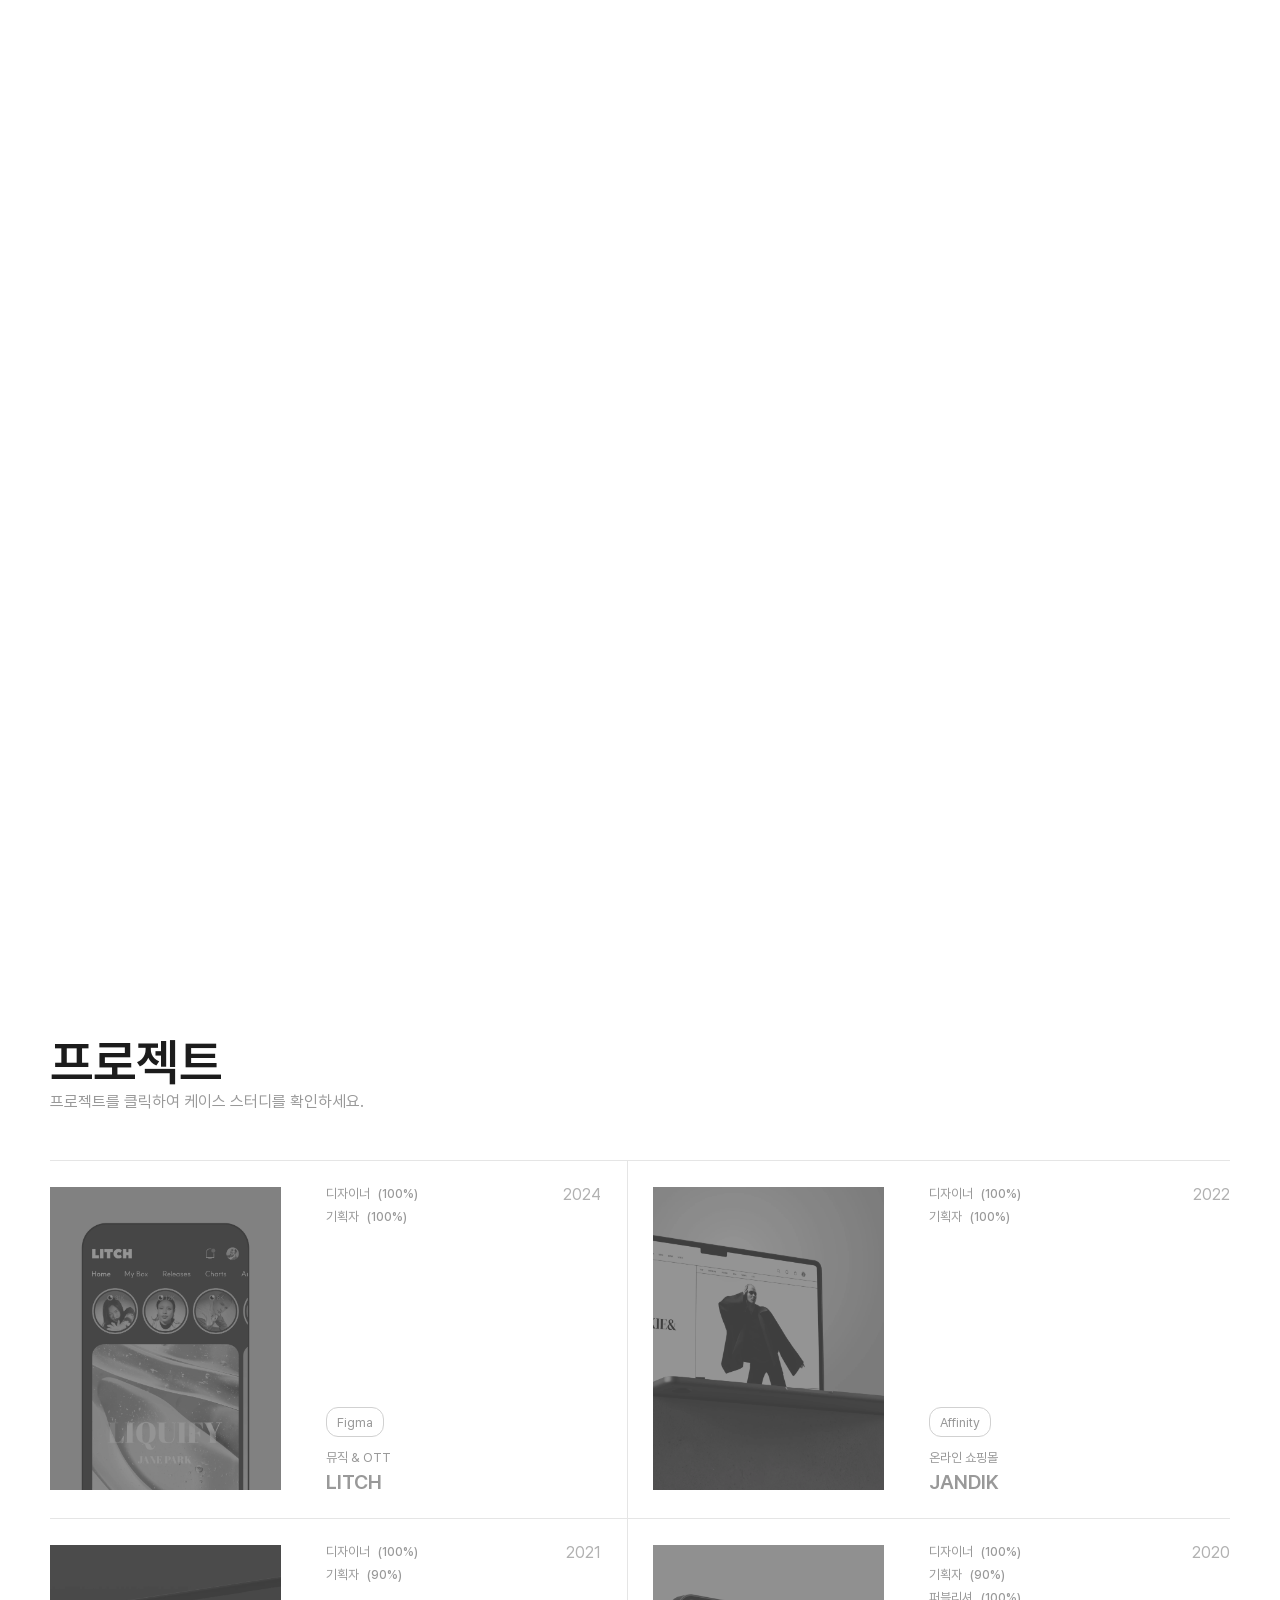
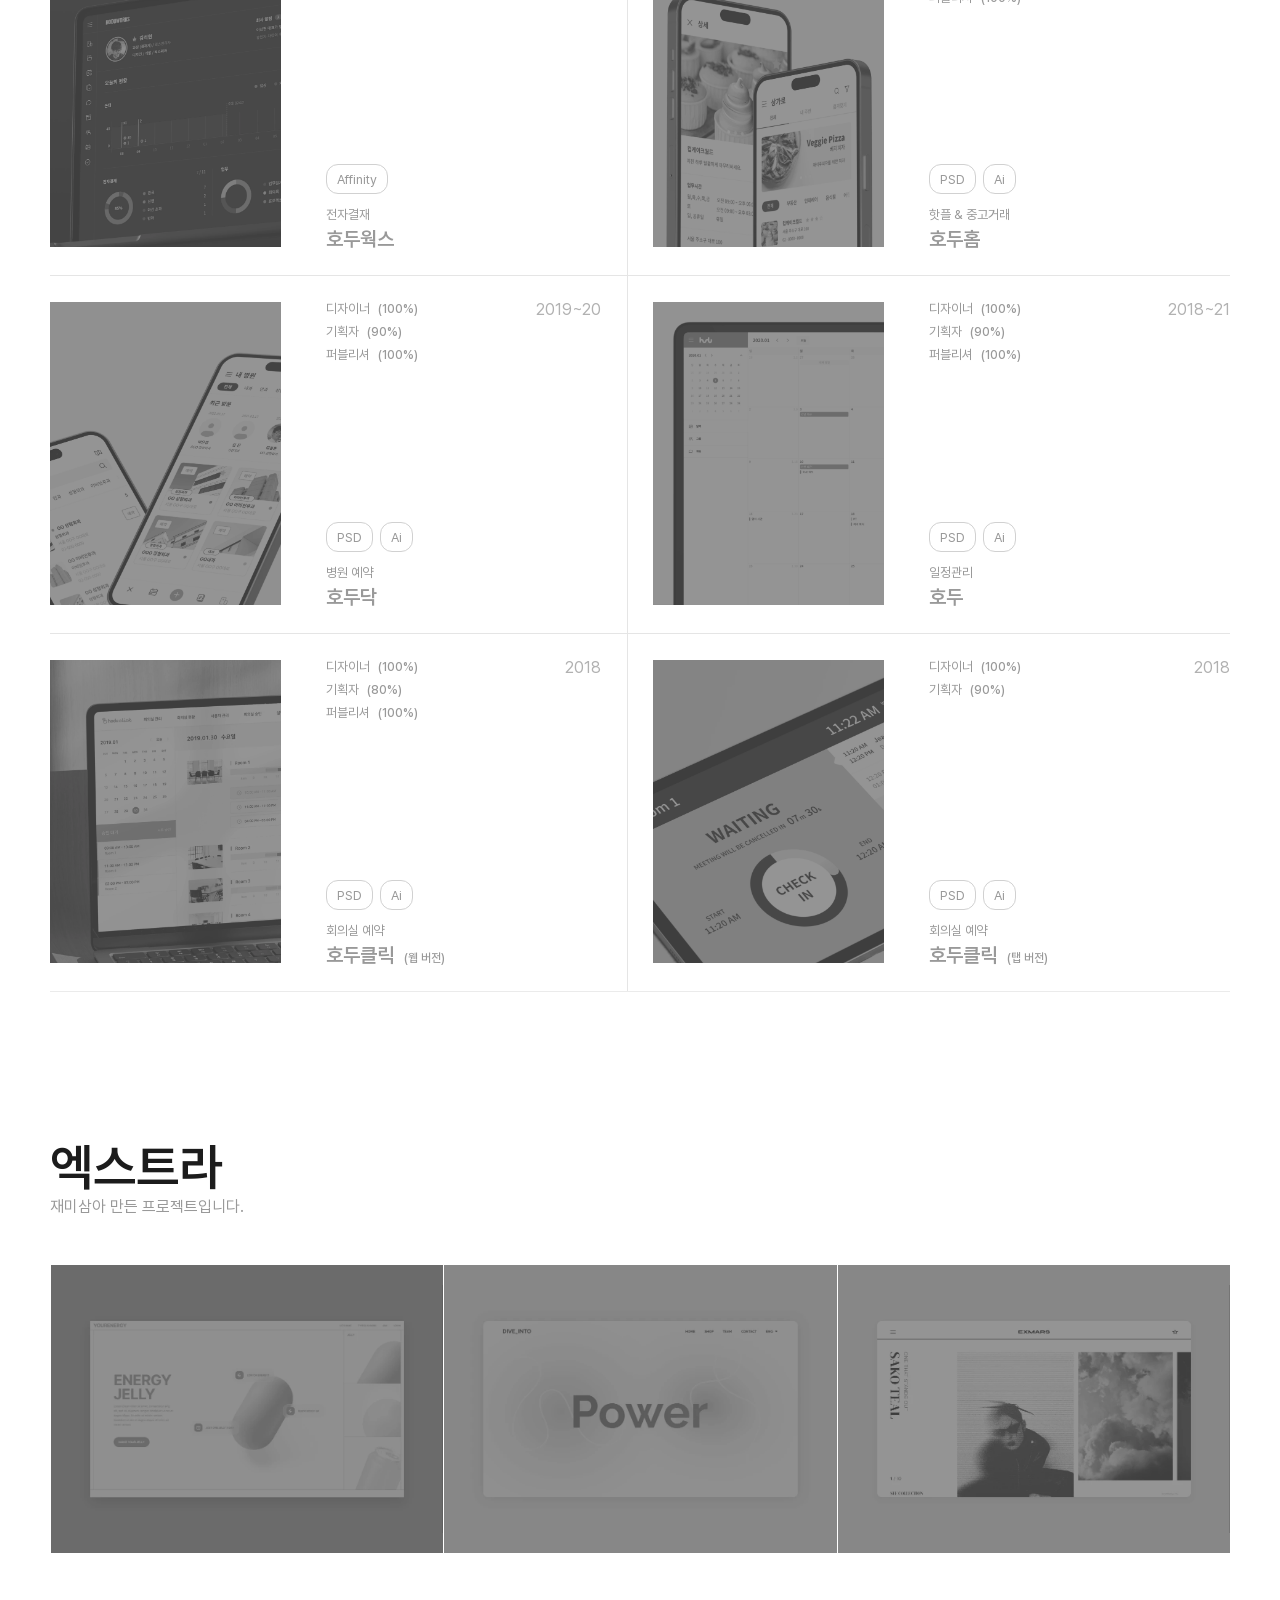
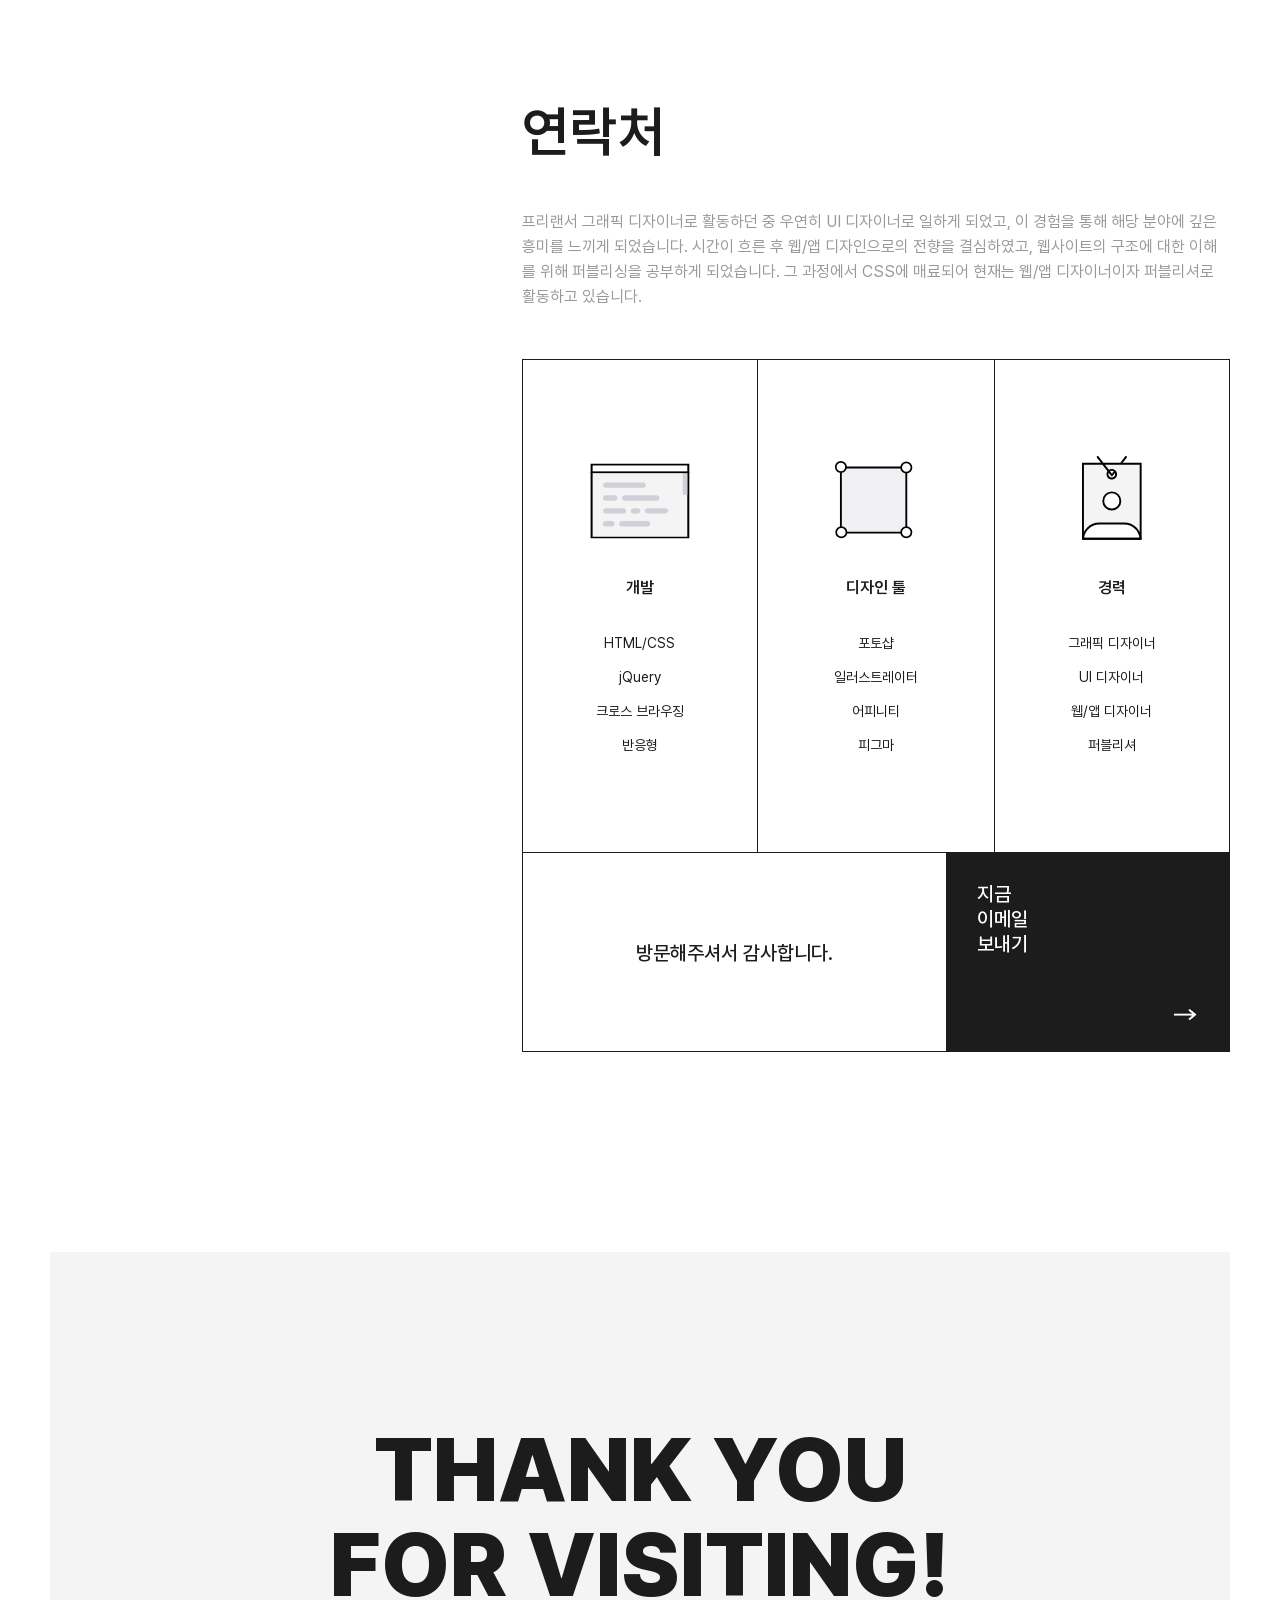
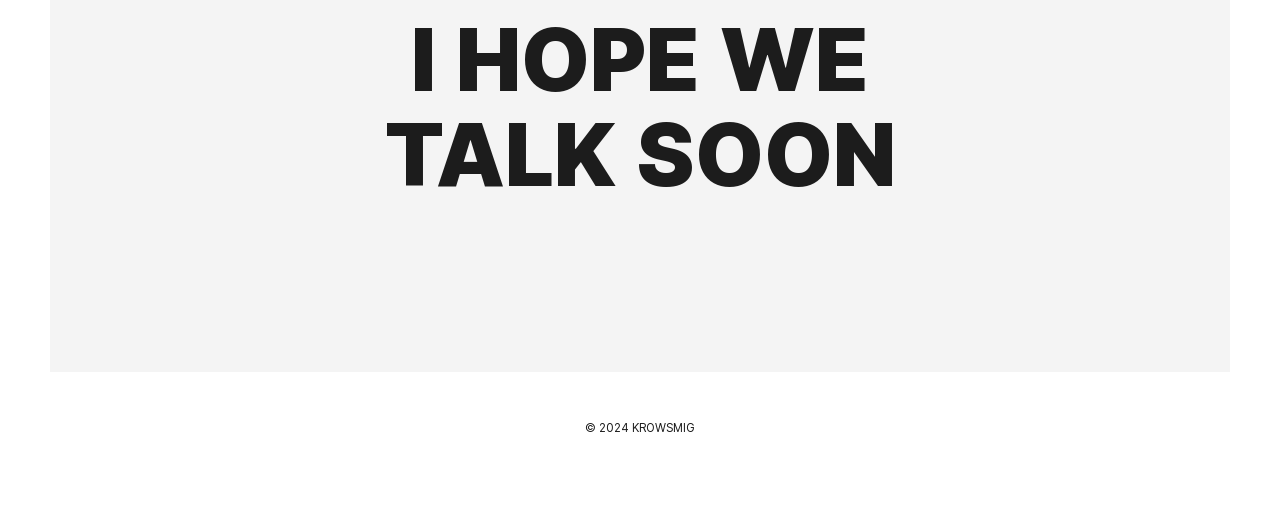
<file: index.html>
<!DOCTYPE html>
<html lang="ko">
 	<head>
		<meta charset="utf-8">
		<meta name="viewport" content="width=device-width, initial-scale=1.0">
		<title>KROWSMIG</title>
		<meta name="description" content="KROWSMIG은 퍼블리싱이 가능한 웹/앱디자이너의 포트폴리오 사이트입니다.">
		<meta name="keywords" content="웹디자이너, 앱디자이너, 퍼블리셔, HTML, CSS, jQuery, Web Designer, App Designer, KROWSMIG">
		<link rel="icon" href="images/main/favicon.png">
		<link rel="stylesheet" type="text/css" href="css/default.css">
		<link rel="stylesheet" type="text/css" href="css/common.css">
		<link rel="stylesheet" type="text/css" href="css/style.css">
		
		<script src="js/jquery.js"></script>
		<script src="js/ld_script.js"></script>
		<script src="js/index_script.js"></script>

		<style type="text/css">
			

		</style>

		<script type="text/javascript">
			
			// prevent double tab error on ios
			function hasTouch() {
				return 'ontouchstart' in document.documentElement
				 || navigator.maxTouchPoints > 0
				 || navigator.msMaxTouchPoints > 0;
				}

				if (hasTouch()) { // remove all the :hover stylesheets
					try { // prevent exception on browsers not supporting DOM styleSheets properly
						for (var si in document.styleSheets) {
							var styleSheet = document.styleSheets[si];
							if (!styleSheet.rules) continue;

							for (var ri = styleSheet.rules.length - 1; ri >= 0; ri--) {
							if (!styleSheet.rules[ri].selectorText) continue;

							if (styleSheet.rules[ri].selectorText.match(':hover')) {
							  styleSheet.deleteRule(ri);
							}
						}
					}
				} catch (ex) {}
			}
		</script>

		<!-- Google tag (gtag.js) -->
		<script async src="https://www.googletagmanager.com/gtag/js?id=G-4524T4PMET"></script>
		<script>
		  window.dataLayer = window.dataLayer || [];
		  function gtag(){dataLayer.push(arguments);}
		  gtag('js', new Date());
		
		  gtag('config', 'G-4524T4PMET');
		</script>

	</head>
	<body>

		<!-- loading -->
		<div class="ld_bg">
			<div class="ld_box">
				<div class="first_orbit obt"></div>
				<div class="second_orbit obt"></div>
				<div class="third_orbit obt">LOADING</div>
			</div>
		</div>
		<!-- #wrapper -->
		<div id="wrapper">
			<!-- .main_bg -->
			<div class="main_div">

				<!-- #gnb -->
				<section id="gnb">
					<div class="top_div">
						<div class="rel_div">
							<h1><a href="#wrapper" class="logo"><span class="img_logo">KROWSMIG</span></a></h1>
							<div class="right">
								<a href="index_en.html">EN</a>	
								<a href="#" class="on" class="">한글</a>
							</div>
							<!-- .nav -->
							<div class="nav">
								<div class="burger">
									<h2>메뉴</h2>
									<a href="">
									<span></span>
									<span></span>
									<span></span>
									</a>
								</div>
								<nav>
									<a href="#projects" class="">프로젝트</a>	
									<a href="#forfun" class="">엑스트라</a>	
									<a href="#about" class="">연락처</a>
								</nav>
								
							</div>
							<!-- .nav ends -->
							<div class="btm_line"><span></span></div>
						</div>
					</div>
				</section>
				<!-- #gnb ends -->

				<!-- #cont -->
				<section id="cont">
					<div>
						<p class="main">
							<span>I DESIGN</span>
							<span>WEBSITES &</span>
							<span>APPLICATIONS</span>
							<span>AND DEVELOP</span>
						</p>
						<div class="sub_div">
							<p class="sub">
								<span class="p_0 span_1">ADOBE</span><span class="p_0 span_2">AFFINITY</span><span class="p_0 span_3">FIGMA</span><br>
								<span class="p_1 span_1">CROSS-BROWSING</span><span class="p_1 span_2">RESPONSIVE</span><br>
								<span class="p_2 span_1">iOS</span><span class="p_2 span_2">ANDROID</span><br>
								<span class="p_3 span_1">HTML</span><span class="p_3 span_2">CSS</span><span class="p_3 span_3">jQuery</span><br>
							</p>
						</div>
					</div>
				</section>
				<!-- #cont ends -->

				<!-- #projects -->
				<section id="projects" class="pro_section">
					<h1>프로젝트</h1>
					<p>프로젝트를 클릭하여 케이스 스터디를 확인하세요.</p>
					<ul class="pro_ul">
						<li class="pro_1">
							<div class="pro_div">
								<div class="pro_img_div"><img src="images/main/ltch_thmb_bk.webp" class="bk" alt=""><img src="images/main/ltch_thmb.webp" class="clr" alt=""></div>
								<div class="descript">
									<div class="descript_div">
										<h2>LITCH <span class="app_p">뮤직 & OTT</span></h2>
										<p class="role_p">
											<span class="role_1">디자이너 <em>(100%)</em></span>
											<span class="role_2">기획자 <em>(100%)</em></span>
										</p>
										<p class="prog_p">
											<span class="fig">Figma</span>
										</p>
										<p class="crtd">2024</p>
									</div>
								</div>
								<a href="kr/ltch.html" class="case_btn" title="케이스 스터디">케이스 스터디</a>
							</div>
						</li>
						<li class="pro_2">
							<div class="pro_div">
								<div class="pro_img_div"><img src="images/main/jdk_thmb_bk.webp" class="bk" alt=""><img src="images/main/jdk_thmb.webp" class="clr" alt=""></div>
								<div class="descript">
									<div class="descript_div">
										<h2>JANDIK<span class="app_p">온라인 쇼핑몰</span></h2>
										<p class="role_p">
											<span class="role_1">디자이너 <em>(100%)</em></span>
											<span class="role_2">기획자 <em>(100%)</em></span>
										</p>
										<p class="prog_p">
											<span class="aff">Affinity</span>
										</p>
										<p class="crtd">2022</p>
									</div>
								</div>
								<a href="kr/jndk.html" class="case_btn" title="케이스 스터디">케이스 스터디</a>
							</div>
						</li>
						<li class="pro_3">
							<div class="pro_div">
								<div class="pro_img_div"><img src="images/main/hdwk_thmb_bk.webp" loading="lazy" width="376.8" class="bk" alt=""><img src="images/main/hdwk_thmb.webp"  loading="lazy" width="376.8" class="clr" alt=""></div>
								<div class="descript">
									<div class="descript_div">
										<h2>호두웍스 <span class="app_p">전자결재</span></h2>
										<p class="role_p">
											<span class="role_1">디자이너 <em>(100%)</em></span>
											<span class="role_2">기획자 <em>(90%)</em></span>
										</p>
										<p class="prog_p">
											<span class="aff">Affinity</span>
										</p>
										<p class="crtd">2021</p>
									</div>
								</div>
								<a href="kr/hdwk.html" class="case_btn" title="케이스 스터디">케이스 스터디</a>
							</div>
						</li>
						<li class="pro_4">
							<div class="pro_div">
								<div class="pro_img_div"><img src="images/main/hdhm_thmb_bk.webp" loading="lazy" width="376.8" class="bk" alt=""><img src="images/main/hdhm_thmb.webp" loading="lazy" width="376.8" class="clr" alt=""></div>
								<div class="descript">
									<div class="descript_div">
										<h2>호두홈 <span class="app_p">핫플 & 중고거래</span></h2>
										<p class="role_p role_p_3">
											<span class="role_1">디자이너 <em>(100%)</em></span>
											<span class="role_2">기획자 <em>(90%)</em></span>
											<span class="role_3">퍼블리셔 <em>(100%)</em></span>
										</p>
										<p class="prog_p">
											<span class="psd">PSD</span>
											<span class="ai">Ai</span>
										</p>
										<p class="crtd">2020</p>
									</div>
								</div>
								<a href="kr/hdhm.html" class="case_btn" title="케이스 스터디">케이스 스터디</a>
							</div>
						</li>
						<li class="pro_5">
							<div class="pro_div">
								<div class="pro_img_div"><img src="images/main/hddc_thmb_bk.webp" loading="lazy" width="376.8" class="bk" alt=""><img src="images/main/hddc_thmb.webp" loading="lazy" width="376.8" class="clr" alt=""></div>
								<div class="descript">
									<div class="descript_div">
										<h2>호두닥 <span class="app_p">병원 예약</span></h2>
										<p class="role_p role_p_3">
											<span class="role_1">디자이너 <em>(100%)</em></span>
											<span class="role_2">기획자 <em>(90%)</em></span>
											<span class="role_3">퍼블리셔 <em>(100%)</em></span>
										</p>
										<p class="prog_p">
											<span class="psd">PSD</span>
											<span class="ai">Ai</span>
										</p>
										<p class="crtd">2019~20</p>
									</div>
								</div>
								<a href="kr/hddc.html" class="case_btn" title="케이스 스터디">케이스 스터디</a>
							</div>
						</li>
						<li class="pro_6">
							<div class="pro_div">
								<div class="pro_img_div"><img src="images/main/hd_thmb_bk.webp" loading="lazy" width="376.8" class="bk" alt=""><img src="images/main/hd_thmb.webp" loading="lazy" width="376.8" class="clr" alt=""></div>
								<div class="descript">
									<div class="descript_div">
										<h2>호두 <span class="app_p">일정관리</span></h2>
										<p class="role_p role_p_3">
											<span class="role_1">디자이너 <em>(100%)</em></span>
											<span class="role_2">기획자 <em>(90%)</em></span>
											<span class="role_3">퍼블리셔 <em>(100%)</em></span>
										</p>
										<p class="prog_p">
											<span class="psd">PSD</span>
											<span class="ai">Ai</span>
										</p>
										<p class="crtd">2018~21</p>
									</div>
								</div>
								<a href="kr/hd.html" class="case_btn" title="케이스 스터디">케이스 스터디</a>
							</div>
						</li>
						<li class="pro_7">
							<div class="pro_div">
								<div class="pro_img_div"><img src="images/main/hdck_thmb_bk.webp" loading="lazy" width="376.8" class="bk" alt=""><img src="images/main/hdck_thmb.webp" loading="lazy" width="376.8" class="clr" alt=""></div>
								<div class="descript">
									<div class="descript_div">
										<h2>호두클릭 <em>(웹 버전)</em> <span class="app_p">회의실 예약</span></h2>
										<p class="role_p role_p_3">
											<span class="role_1">디자이너 <em>(100%)</em></span>
											<span class="role_2">기획자 <em>(80%)</em></span>
											<span class="role_3">퍼블리셔 <em>(100%)</em></span>
										</p>
										<p class="prog_p">
											<span class="psd">PSD</span>
											<span class="ai">Ai</span>
										</p>
										<p class="crtd">2018</p>
									</div>
								</div>
								<a href="kr/hdck.html" class="case_btn" title="케이스 스터디">케이스 스터디</a>
							</div>
						</li>
						<li class="pro_8">
							<div class="pro_div">
								<div class="pro_img_div"><img src="images/main/hdcktb_thmb_bk.webp" loading="lazy" width="376.8" class="bk" alt=""><img src="images/main/hdcktb_thmb.webp" loading="lazy" width="376.8" class="clr" alt=""></div>
								<div class="descript">
									<div class="descript_div">
										<h2>호두클릭 <em>(탭 버전)</em> <span class="app_p">회의실 예약</span></h2>
										<p class="role_p">
											<span class="role_1">디자이너 <em>(100%)</em></span>
											<span class="role_2">기획자 <em>(90%)</em></span>
										</p>
										<p class="prog_p">
											<span class="psd">PSD</span>
											<span class="ai">Ai</span>
										</p>
										<p class="crtd">2018</p>
									</div>
								</div>
								<a href="kr/hdck_tb.html" class="case_btn" title="케이스 스터디">케이스 스터디</a>
							</div>
						</li>
					</ul>
				</section>
				<!-- #projects ends -->

				<!-- #forfun -->
				<section id="forfun" class="pro_section">
					<h1>엑스트라</h1>
					<p>재미삼아 만든 프로젝트입니다.</p>
					<ul class="pro_ul">
						<li class="pro_1">
							<div class="pro_div">
								<div class="pro_img_div"><img src="images/main/energy_thmb_bk.webp" class="bk" alt=""><img src="images/main/energy_thmb.webp" class="clr" alt=""></div>
								<div class="descript">
									<div class="descript_div">
										<h2>#3 <span class="app_p ff">2024</span></h2>
									</div>
								</div>
								<a href="" class="see_more">보기</a>
								<div class="fun_div">
									<div class="fun_bg wd_1920">
										<h2>#3</h2>
										<p>2024</p>
										<p class="app_p fig">Figma</p>
										<div class="fun_descript">
											<p>본인에게 필요한 비타민을 원하는 맛과 타입(젤리, 캔디, 음료)으로 제작해주는 회사입니다.</p>
										</div>
										<div class="fun_img">
											<img src="images/main/energy_cont_1.webp" class="img_1" alt="YOURENERGY 메인화면 1">
											<img src="images/main/energy_cont_2.webp" loading="lazy" width="1200" class="img_2" alt="YOURENERGY 메인화면 2">
											<img src="images/main/energy_cont_3.webp" loading="lazy" width="1200" class="img_3" alt="YOURENERGY 메인화면 3">
											<img src="images/main/energy_cont_4.webp" loading="lazy" width="1200" class="img_4" alt="YOURENERGY 메인화면 3">
										</div>
										<a href="" class="close">닫기</a>
									</div>
								</div>
							</div>
						</li>

						<li class="pro_2">
							<div class="pro_div">
								<div class="pro_img_div"><img src="images/main/dive_thmb_bk.webp" class="bk" alt=""><img src="images/main/dive_thmb.webp" class="clr" alt=""></div>
								<div class="descript">
									<div class="descript_div">
										<h2>#2 <span class="app_p yy">2024</span></h2>
									</div>
								</div>
								<a href="" class="see_more">보기</a>
								<div class="fun_div">
									<div class="fun_bg wd_1920">
										<h2>#2</h2>
										<p>2024</p>
										<p class="app_p fig">Figma</p>
										<div class="fun_descript">
											<p>이미지와 텍스트를 활용하여 간단히 디자인한 웹사이트 메인화면입니다.</p>
										</div>
										<div class="fun_img">
											<img src="images/main/dive_cont_1.webp" class="img_1" alt="Dive Into 메인화면 1">
											<img src="images/main/dive_cont_2.webp" loading="lazy" width="1200" class="img_2" alt="Dive Into 메인화면 2">
											<img src="images/main/dive_cont_3.webp" loading="lazy" width="1200" class="img_3" alt="Dive Into 메인화면 3">
										</div>
										<a href="" class="close">닫기</a>
									</div>
								</div>
							</div>
						</li>
						<li class="pro_3">
							<div class="pro_div">
								<div class="pro_img_div"><img src="images/main/ex_thmb_bk.webp" class="bk" alt=""><img src="images/main/ex_thmb.webp" class="clr" alt=""></div>
								<div class="descript">
									<div class="descript_div">
										<h2>#1 <span class="app_p yy">2023</span></h2>
									</div>
								</div>
								<a href="" class="see_more">보기</a>
								<div class="fun_div">
									<div class="fun_bg wd_1920">
										<h2>#1</h2>
										<p>2023</p>
										<p class="app_p aff">Affinity</p>
										<div class="fun_descript">
											<p>패션과 문화를 통합한 사이트로 컬렉션 및 주목해야할 전시회 등 여러 정보를 제공합니다. </p>
										</div>
										<div class="fun_img">
											<img src="images/main/ex_cont_1.webp" class="img_1" alt="exmars 웹 화면 1">
											<img src="images/main/ex_cont_2.webp" loading="lazy" width="1200" class="img_2" alt="exmars 웹 화면 2">
											<img src="images/main/ex_cont_3.webp" loading="lazy" width="1200" class="img_3" alt="exmars 웹 화면 3">
											<img src="images/main/ex_cont_4.webp" loading="lazy" width="1200" class="img_4" alt="exmars 모바일 화면">
											<img src="images/main/ex_cont_5.webp" loading="lazy" width="1200" class="img_5" alt="exmars 웹 화면 4">
										</div>
										<a href="" class="close">닫기</a>
									</div>
								</div>
							</div>
						</li>
					</ul>
					<!-- <p class="moretocome_div">MORE <br>TO COME</p> -->
				</section>
				<!-- #forfun ends -->

				<!-- #about -->
				<section id="about">
					<div class="abt_div">
						<h1>연락처</h1>
						<p>
							프리랜서 그래픽 디자이너로 활동하던 중 우연히 UI 디자이너로 일하게 되었고, 이 경험을 통해 해당 분야에 깊은 흥미를 느끼게 되었습니다. 
							시간이 흐른 후 웹/앱 디자인으로의 전향을 결심하였고, 웹사이트의 구조에 대한 이해를 위해 퍼블리싱을 공부하게 되었습니다. 
							그 과정에서 CSS에 매료되어 현재는 웹/앱 디자이너이자 퍼블리셔로 활동하고 있습니다.
						</p>
						<ul class="abt_ul">
							<li class="dev_li">
								<h2><span>
									<svg viewBox="0 0 112 86" version="1.1" xmlns="http://www.w3.org/2000/svg" xmlns:xlink="http://www.w3.org/1999/xlink" xml:space="preserve" xmlns:serif="http://www.serif.com/" style="fill-rule:evenodd;clip-rule:evenodd;stroke-miterlimit:1.5;">
									    <g transform="matrix(1,0,0,1,-517.422,-303.965)">
									        <g transform="matrix(1,0,0,6.74992,-440.247,-3456.32)">
									            <g id="box">
									                <g id="bg" class="default_bg darkline" transform="matrix(1.10509,0,0,0.124285,-3067.85,100.58)">
									                    <path d="M3742.34,3685.43L3742.34,3772.45L3644.33,3772.45L3644.33,3685.43" style="stroke-width:2.04px;"/>
									                </g>
									                
									                <g id="bar" class="bar" transform="matrix(1,0,0,0.25765,439.235,477.482)">
									                    <rect x="622.250" y="315.51" width="5.2" height="13.889" />
									                </g>
									                 <g id="top" class="darkline" transform="matrix(1.10509,0,0,0.141025,385.097,513.023)">
									                    <rect x="519.753" y="314.339" width="98.018" height="9.005" style="fill:#fff;stroke-width:2.04px;"/>
									                </g>
									            </g>
									            <g id="text">
									                <g id="txt1" transform="matrix(15.8193,0,0,0.160796,-8126.09,507.901)">
									                    <g>
									                        <path class="txt_default_clr orn" d="M578.173,328.699C578.173,330.224 578.088,331.463 577.983,331.463L575.328,331.463C575.223,331.463 575.138,330.224 575.138,328.699C575.138,327.173 575.223,325.935 575.328,325.935L577.983,325.935C578.088,325.935 578.173,327.173 578.173,328.699Z" style=""/>


									                    </g>
									                </g>
									                <g id="txt2">
									                    <g transform="matrix(5.36315,0,0,0.160796,-2112.37,510.038)">
									                        <path class="txt_default_clr blu" d="M578.173,328.699C578.173,330.224 577.922,331.463 577.613,331.463L575.698,331.463C575.389,331.463 575.138,330.224 575.138,328.699C575.138,327.173 575.389,325.935 575.698,325.935L577.613,325.935C577.922,325.935 578.173,327.173 578.173,328.699Z" style=""/>
									                    </g>
									                    <g transform="matrix(13.8443,0,0,0.160796,-6968.95,510.038)">
									                        <path class="txt_default_clr gry" d="M578.173,328.699C578.173,330.224 578.075,331.463 577.956,331.463L575.355,331.463C575.235,331.463 575.138,330.224 575.138,328.699C575.138,327.173 575.235,325.935 575.355,325.935L577.956,325.935C578.075,325.935 578.173,327.173 578.173,328.699Z" style=""/>
									                    </g>
									                </g>
									                <g id="txt3">
									                    <g transform="matrix(8.56068,0,0,0.160796,-3951.39,512.175)">
									                        <path class="txt_default_clr orn" d="M578.173,328.699C578.173,330.224 578.016,331.463 577.822,331.463L575.489,331.463C575.295,331.463 575.138,330.224 575.138,328.699C575.138,327.173 575.295,325.935 575.489,325.935L577.822,325.935C578.016,325.935 578.173,327.173 578.173,328.699Z" style=""/>
									                    </g>
									                    <g transform="matrix(3.62525,0,0,0.160796,-1081.86,512.175)">
									                        <path class="txt_default_clr grn" d="M578.173,328.699C578.173,330.224 577.802,331.463 577.345,331.463L575.966,331.463C575.509,331.463 575.138,330.224 575.138,328.699C575.138,327.173 575.509,325.935 575.966,325.935L577.345,325.935C577.802,325.935 578.173,327.173 578.173,328.699Z" style=""/>
									                    </g>
									                    <g transform="matrix(8.57447,0,0,0.160796,-3912.35,512.175)">
									                        <path class="txt_default_clr gry" d="M578.173,328.699C578.173,330.224 578.016,331.463 577.823,331.463L575.488,331.463C575.295,331.463 575.138,330.224 575.138,328.699C575.138,327.173 575.295,325.935 575.488,325.935L577.823,325.935C578.016,325.935 578.173,327.173 578.173,328.699Z" style=""/>
									                    </g>
									                </g>
									                <g id="txt4">
									                    <g transform="matrix(11.5358,0,0,0.160796,-5644.49,514.312)">
									                        <path class="txt_default_clr blu" d="M578.173,328.699C578.173,330.224 578.056,331.463 577.913,331.463L575.398,331.463C575.255,331.463 575.138,330.224 575.138,328.699C575.138,327.173 575.255,325.935 575.398,325.935L577.913,325.935C578.056,325.935 578.173,327.173 578.173,328.699Z" style=""/>
									                    </g>
									                    <g transform="matrix(4.28034,0,0,0.160796,-1489.61,514.312)">
									                        <path class="txt_default_clr grn" d="M578.173,328.699C578.173,330.224 577.859,331.463 577.472,331.463L575.839,331.463C575.452,331.463 575.138,330.224 575.138,328.699C575.138,327.173 575.452,325.935 575.839,325.935L577.472,325.935C577.859,325.935 578.173,327.173 578.173,328.699Z" style=""/>
									                    </g>
									                </g>
									                <g id="txt5" transform="matrix(1,0,0,1,0,8.54671)">
									                    <g >
									                        <g transform="matrix(10.2085,0,0,0.160796,-4899.13,507.901)">
									                            <path class="txt_default_clr orn" d="M578.173,328.699C578.173,330.224 578.041,331.463 577.879,331.463L575.432,331.463C575.27,331.463 575.138,330.224 575.138,328.699C575.138,327.173 575.27,325.935 575.432,325.935L577.879,325.935C578.041,325.935 578.173,327.173 578.173,328.699Z" style=""/>
									                        </g>
									                        <g transform="matrix(4.27334,0,0,0.160796,-1449.6,507.901)">
									                            <path class="txt_default_clr gry" d="M578.173,328.699C578.173,330.224 577.858,331.463 577.471,331.463L575.84,331.463C575.453,331.463 575.138,330.224 575.138,328.699C575.138,327.173 575.453,325.935 575.84,325.935L577.471,325.935C577.858,325.935 578.173,327.173 578.173,328.699Z" style=""/>
									                        </g>
									                    </g>
									                </g>
									                <g id="txt6" transform="matrix(1,0,0,1,0,8.54671)">
									                    <g>
									                        <g transform="matrix(5.36315,0,0,0.160796,-2112.37,510.038)">
									                            <path class="txt_default_clr blu" d="M578.173,328.699C578.173,330.224 577.922,331.463 577.613,331.463L575.698,331.463C575.389,331.463 575.138,330.224 575.138,328.699C575.138,327.173 575.389,325.935 575.698,325.935L577.613,325.935C577.922,325.935 578.173,327.173 578.173,328.699Z" style=""/>
									                        </g>
									                        <g transform="matrix(17.9351,0,0,0.160796,-9321.73,510.038)">
									                            <path class="txt_default_clr gry" d="M578.173,328.699C578.173,330.224 578.098,331.463 578.005,331.463L575.306,331.463C575.213,331.463 575.138,330.224 575.138,328.699C575.138,327.173 575.213,325.935 575.306,325.935L578.005,325.935C578.098,325.935 578.173,327.173 578.173,328.699Z" style=""/>
									                        </g>
									                    </g>
									                </g>
									            </g>
									        </g>
									    </g>
									</svg>
								</span>개발</h2>
								<ul class="sub_ul">
									<li>HTML/CSS</li>
									<li>jQuery</li>
									<li>크로스 브라우징</li>
									<li>반응형</li>
								</ul>
							</li>
							<li class="tool_li">
								<h2><span>
									<svg width="100%" height="100%" viewBox="0 0 103 107" version="1.1" xmlns="http://www.w3.org/2000/svg" xmlns:xlink="http://www.w3.org/1999/xlink" xml:space="preserve" xmlns:serif="http://www.serif.com/" style="fill-rule:evenodd;clip-rule:evenodd;stroke-linecap:round;stroke-linejoin:round;stroke-miterlimit:1.5;">
											    <g transform="matrix(1,0,0,1,-769.937,-309.045)">
											        <g>
											            <rect class="default_bg" x="743.658" y="289.636" width="130.13" height="122.407" style="fill:#fff;"/>
											        </g>
											        <g id="tls" transform="matrix(0.919991,0,0,6.20987,-379.375,-3151.72)">
											            <g id="rectangle" transform="matrix(1.01398,0,0,0.150221,-2333.66,4.02197)">
											                <rect x="3541.58" y="3691.42" width="75.039" height="75.039" style="fill:#efeff4;"/>
											            </g>
											            <g id="tl_lines">
											                <g id="lines" transform="matrix(1.08697,0,0,0.161034,412.368,508.499)">
											                    <path d="M847.447,380.803L777.447,380.803" style="stroke-width:2px;"/>
											                </g>
											                <g id="lines_2" serif:id="lines" transform="matrix(1.08697,0,0,0.161034,412.368,497.266)">
											                    <path d="M847.447,380.803L777.447,380.803" style="stroke-width:2px;"/>
											                </g>
											                <g id="lines_3" serif:id="lines" transform="matrix(6.65575e-17,-0.161034,1.08697,9.86049e-18,843.507,694.863)">
											                    <path d="M847.447,380.803L777.447,380.803" style="stroke-width:2px;"/>
											                </g>
											                <g id="lines_4" serif:id="lines" transform="matrix(6.65575e-17,-0.161034,1.08697,9.86049e-18,919.594,694.863)">
											                    <path d="M847.447,380.803L777.447,380.803" style="stroke-width:2px;"/>
											                </g>
											            </g>
											            <g id="dots">
											                <g id="left_top" transform="matrix(1,0,0,0.14815,-2283.13,11.6271)">
											                    <circle cx="3540.56" cy="3691.42" r="5.989" style="fill:#fff;"/>
											                    <path d="M3540.56,3683.26C3545.06,3683.26 3548.72,3686.91 3548.72,3691.42C3548.72,3695.93 3545.06,3699.58 3540.56,3699.58C3536.05,3699.58 3532.39,3695.93 3532.39,3691.42C3532.39,3686.91 3536.05,3683.26 3540.56,3683.26ZM3540.56,3685.43C3537.25,3685.43 3534.57,3688.12 3534.57,3691.42C3534.57,3694.73 3537.25,3697.41 3540.56,3697.41C3543.86,3697.41 3546.54,3694.73 3546.54,3691.42C3546.54,3688.12 3543.86,3685.43 3540.56,3685.43Z"/>
											                </g>
											                <g id="left_bottom" transform="matrix(1,0,0,0.14815,-2282.6,22.8606)">
											                    <circle cx="3540.56" cy="3691.42" r="5.989" style="fill:#fff;"/>
											                    <path d="M3540.56,3683.26C3545.06,3683.26 3548.72,3686.91 3548.72,3691.42C3548.72,3695.93 3545.06,3699.58 3540.56,3699.58C3536.05,3699.58 3532.39,3695.93 3532.39,3691.42C3532.39,3686.91 3536.05,3683.26 3540.56,3683.26ZM3540.56,3685.43C3537.25,3685.43 3534.57,3688.12 3534.57,3691.42C3534.57,3694.73 3537.25,3697.41 3540.56,3697.41C3543.86,3697.41 3546.54,3694.73 3546.54,3691.42C3546.54,3688.12 3543.86,3685.43 3540.56,3685.43Z"/>
											                </g>
											                <g id="right_top" transform="matrix(1,0,0,0.14815,-2207.04,11.7047)">
											                    <circle cx="3540.56" cy="3691.42" r="5.989" style="fill:#fff;"/>
											                    <path d="M3540.56,3683.26C3545.06,3683.26 3548.72,3686.91 3548.72,3691.42C3548.72,3695.93 3545.06,3699.58 3540.56,3699.58C3536.05,3699.58 3532.39,3695.93 3532.39,3691.42C3532.39,3686.91 3536.05,3683.26 3540.56,3683.26ZM3540.56,3685.43C3537.25,3685.43 3534.57,3688.12 3534.57,3691.42C3534.57,3694.73 3537.25,3697.41 3540.56,3697.41C3543.86,3697.41 3546.54,3694.73 3546.54,3691.42C3546.54,3688.12 3543.86,3685.43 3540.56,3685.43Z"/>
											                </g>
											                <g id="right_bttom" transform="matrix(1,0,6.03388e-17,0.14815,-2207.04,22.8606)">
											                    <circle cx="3540.56" cy="3691.42" r="5.989" style="fill:#fff;"/>
											                    <path d="M3540.56,3683.26C3545.06,3683.26 3548.72,3686.91 3548.72,3691.42C3548.72,3695.93 3545.06,3699.58 3540.56,3699.58C3536.05,3699.58 3532.39,3695.93 3532.39,3691.42C3532.39,3686.91 3536.05,3683.26 3540.56,3683.26ZM3540.56,3685.43C3537.25,3685.43 3534.57,3688.12 3534.57,3691.42C3534.57,3694.73 3537.25,3697.41 3540.56,3697.41C3543.86,3697.41 3546.54,3694.73 3546.54,3691.42C3546.54,3688.12 3543.86,3685.43 3540.56,3685.43Z"/>
											                </g>
											            </g>
											            <g transform="matrix(0.195698,-0.0240596,0.266368,0.0475534,-367.462,482.93)">
											                <g id="arrow">
											                    <path class="arrow_body" d="M3670.99,3720.49L3647.62,3726.39L3675.99,3692.12L3704.36,3726.39L3680.99,3720.42L3680.99,3748.97L3670.99,3748.97L3670.99,3720.49Z"/>
	                    										
	                    										<path class="arrow_outline" d="M3664.76,3726.18L3650,3729.9C3647.59,3730.5 3644.82,3730.13 3643.05,3728.97C3641.28,3727.8 3640.88,3726.09 3642.06,3724.67L3670.43,3690.4C3671.49,3689.12 3673.64,3688.32 3675.99,3688.32C3678.34,3688.32 3680.49,3689.12 3681.56,3690.4L3709.93,3724.67C3711.1,3726.09 3710.7,3727.81 3708.92,3728.97C3707.14,3730.14 3704.36,3730.51 3701.95,3729.89L3687.22,3726.13L3687.22,3748.97C3687.22,3751.07 3684.43,3752.77 3680.99,3752.77L3670.99,3752.77C3667.55,3752.77 3664.76,3751.07 3664.76,3748.97L3664.76,3726.18ZM3670.99,3720.49L3670.99,3748.97L3680.99,3748.97L3680.99,3720.42L3704.36,3726.39L3675.99,3692.12L3647.62,3726.39L3670.99,3720.49Z" />
											                </g>
											            </g>
											        </g>
											    </g>
										</svg>
								</span>디자인 툴</h2>
								<ul class="sub_ul">
									<li>포토샵</li>
									<li>일러스트레이터</li>
									<li>어피니티</li>
									<li>피그마</li>
								</ul>
							</li>
							<li class="worker_li">
								<h2><span>
									<svg viewBox="0 0 130 182" version="1.1" xmlns="http://www.w3.org/2000/svg" xmlns:xlink="http://www.w3.org/1999/xlink" xml:space="preserve" xmlns:serif="http://www.serif.com/" style="fill-rule:evenodd;clip-rule:evenodd;stroke-linecap:round;stroke-linejoin:round;stroke-miterlimit:1.5;">
									    <g transform="matrix(2.08333,0,0,2.08333,-2124.07,-631.156)">
									        <g transform="matrix(1,0,0,6.74992,-496.236,-3451.65)">
									            <g id="card">
									                <g id="lace_1" transform="matrix(-0.747963,0,0,0.123926,4418.46,91.9529)">
									                    <path d="M3839.3,3770.45L3819.59,3747.73" style="fill:none;stroke:#000;stroke-width:2.52px;"/>
									                </g>
									                <g id="card_bg" transform="matrix(0.632539,0,0,0.136202,-789.389,55.3331)">
									                    <rect class="default_bg" x="3644.33" y="3685.43" width="98.018" height="87.017" style=""/>
									                    
									                </g>
									                <g id="hole" transform="matrix(1.84122,0,0,0.272777,-5522.21,-469.447)">
									                    <circle cx="3839.3" cy="3770.45" r="2.987" style="fill:#fff;"/>
									                    <path d="M3839.3,3767.46C3840.94,3767.46 3842.28,3768.8 3842.28,3770.45C3842.28,3772.1 3840.94,3773.43 3839.3,3773.43C3837.65,3773.43 3836.31,3772.1 3836.31,3770.45C3836.31,3768.8 3837.65,3767.46 3839.3,3767.46ZM3839.3,3768.55C3838.25,3768.55 3837.39,3769.4 3837.39,3770.45C3837.39,3771.49 3838.25,3772.35 3839.3,3772.35C3840.34,3772.35 3841.2,3771.49 3841.2,3770.45C3841.2,3769.4 3840.34,3768.55 3839.3,3768.55Z"/>
									                </g>
									                <g id="lace_2" transform="matrix(0.747963,0,0,0.123926,-1324.81,91.9529)">
									                    <path d="M3843.11,3766.33L3839.3,3770.45L3819.59,3747.73" style="fill:none;stroke:#000;stroke-width:2.52px;"/>
									                </g>
									            </g>
									            <g id="person">
									                <g id="face" transform="matrix(0.877411,0,0,0.129988,-1824.28,69.6267)">
									                    <circle class="cr cr_1" cx="3842.06" cy="3796.8" r="9" style=""/>
									                    <circle class="cr cr_2 bg_white" cx="3842.06" cy="3796.8" r="9" style=""/>
									                </g>
									                <g id="f_feat">
									                    <g transform="matrix(0.568077,0,0,0.0640491,-635.8,320.386)">
									                        <path d="M3853.18,3799.4C3851.99,3804.45 3847.47,3808.21 3842.06,3808.21C3836.66,3808.21 3832.13,3804.45 3830.95,3799.4" style="fill:none;stroke:#000;stroke-width:3.96px;"/>
									                    </g>
									                    <g>
									                        <g transform="matrix(1.86732,0,0,0.276643,-413.535,466.92)">
									                            <circle cx="1046.43" cy="345.867" r="0.808"/>
									                        </g>
									                        <g transform="matrix(1.86732,0,0,0.276643,-400.911,466.92)">
									                            <circle cx="1046.43" cy="345.867" r="0.808"/>
									                        </g>
									                    </g>
									                </g>
									                <g id="shoulder" transform="matrix(1.46486,0,0,0.0822283,-4079.38,252.43)">
									                    <path class="bg_white sh_1" d="M3861.91,3851.72L3819.59,3851.72C3819.59,3833.82 3825.1,3819.29 3831.88,3819.29L3849.63,3819.29C3856.41,3819.29 3861.91,3833.82 3861.91,3851.72Z" style=""/>
									                    <path class="sh_2" d="M3861.91,3851.72L3819.59,3851.72C3819.59,3833.82 3825.1,3819.29 3831.88,3819.29L3849.63,3819.29C3856.41,3819.29 3861.91,3833.82 3861.91,3851.72ZM3860.46,3848.11C3859.79,3833.9 3855.19,3822.89 3849.63,3822.89L3831.88,3822.89C3826.31,3822.89 3821.71,3833.9 3821.04,3848.11L3860.46,3848.11Z"/>
									                </g>
									            </g>
									            <g id="" transform="matrix(0.632539,0,0,0.136202,-789.389,55.3331)">
								                   <path d="M3742.34,3685.43L3742.34,3772.45L3644.33,3772.45L3644.33,3685.43L3742.34,3685.43ZM3739.18,3687.61L3647.49,3687.61L3647.49,3770.27L3739.18,3770.27L3739.18,3687.61Z"/>
								                </g>
									        </g>
									    </g>
									</svg>
								</span>경력</h2>
								<ul class="sub_ul">
									<li>그래픽 디자이너</li>
									<li>UI 디자이너</li>
									<li>웹/앱 디자이너</li>
									<li>퍼블리셔</li>
								</ul>
							</li>
						</ul>
						<h3 class="">방문해주셔서 감사합니다.</h3>
						<a href="mailto:krowsmig@gmail.com" title="클릭해서 이메일을 보내세요" id="contact" class="">지금<br> 이메일<br> 보내기</a>
						<p class="sns insta"><a target="_blank" href="https://www.instagram.com/krowsmig/">Instagram</a></p>
						<p class="sns"><a target="_blank" href="https://www.behance.net/krowsmig">Behance</a></p>
					</div>
				</section>
				<!-- #about ends -->

				<section class="gdbye">
					<p>
						THANK YOU<br>
						FOR VISITING!<br>
						I HOPE WE<br>
						TALK SOON
					</p>
				</section>

				<!-- .top_btn -->
				<div class="top_div">
					<a href="#wrapper" class="top_btn">상단으로 가기</a>
				</div>
				<!-- .top_btn ends -->

				<!-- different images format -->
				<!-- <div class="move_div">
					<a href="http://krowsmig.github.io/works" class="move_btn">이미지가 보이지 않나요?</a>
					<button>닫기</button>
				</div> -->

				<!-- #footer -->
				<section id="footer">
					<p class="eng_ft">© 2024 KROWSMIG</p>
				</section>
				<!-- #footer ends -->
			</div>

			<!-- .main_bg ends -->
		</div>
		<!-- #wrapper ends-->

		
	</body>
</html>
</file>
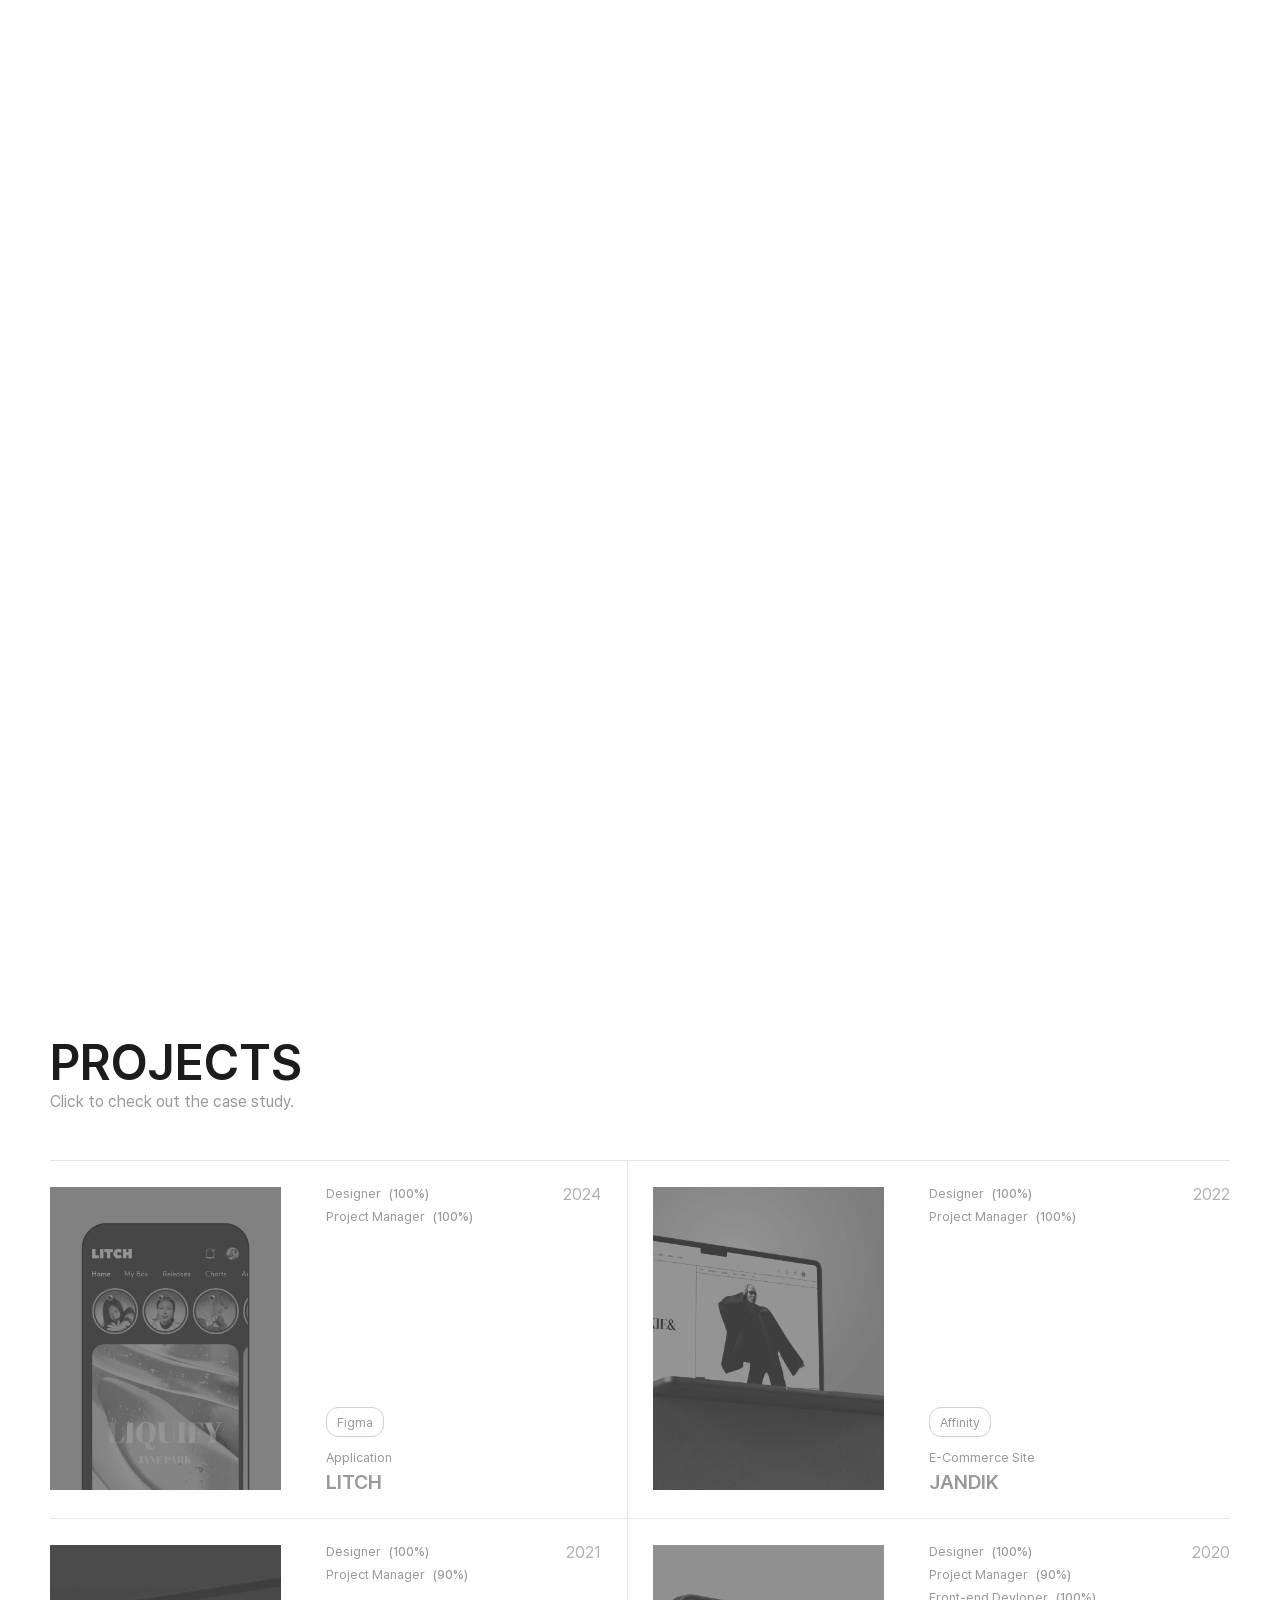
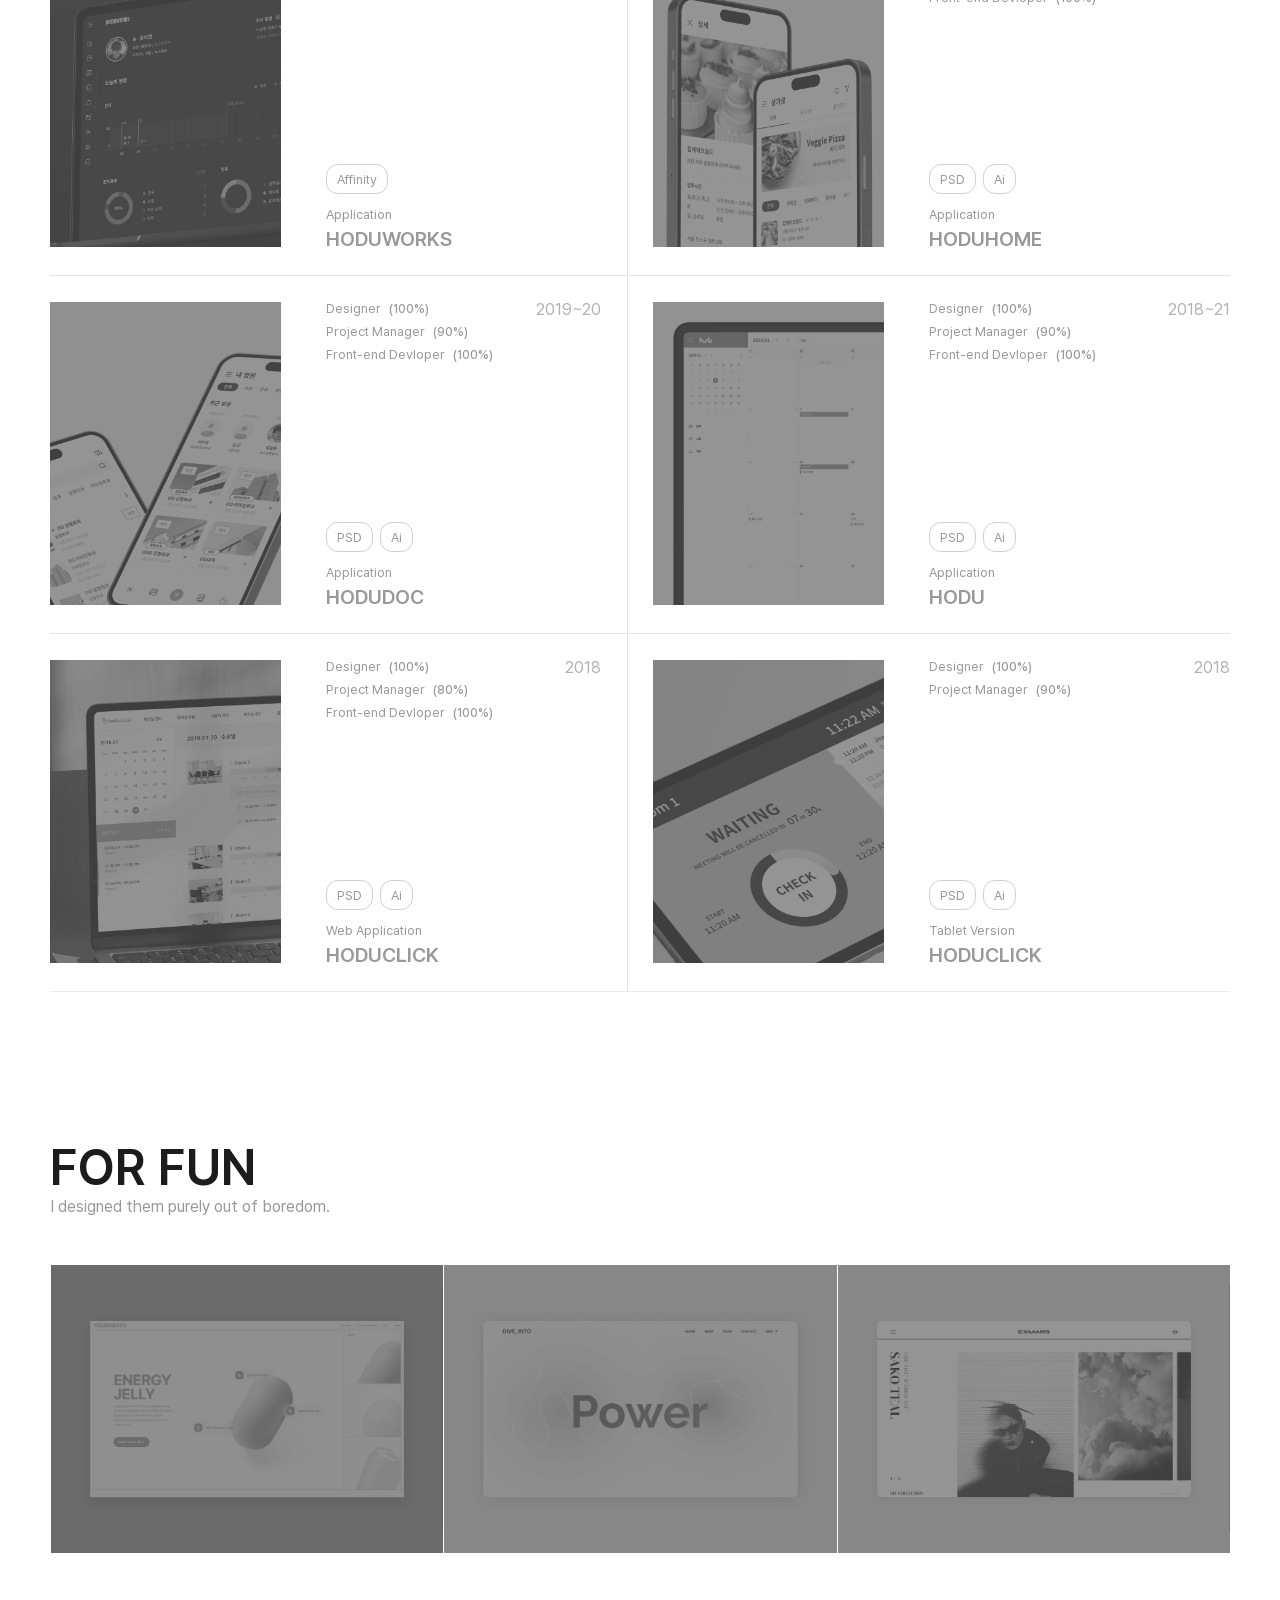
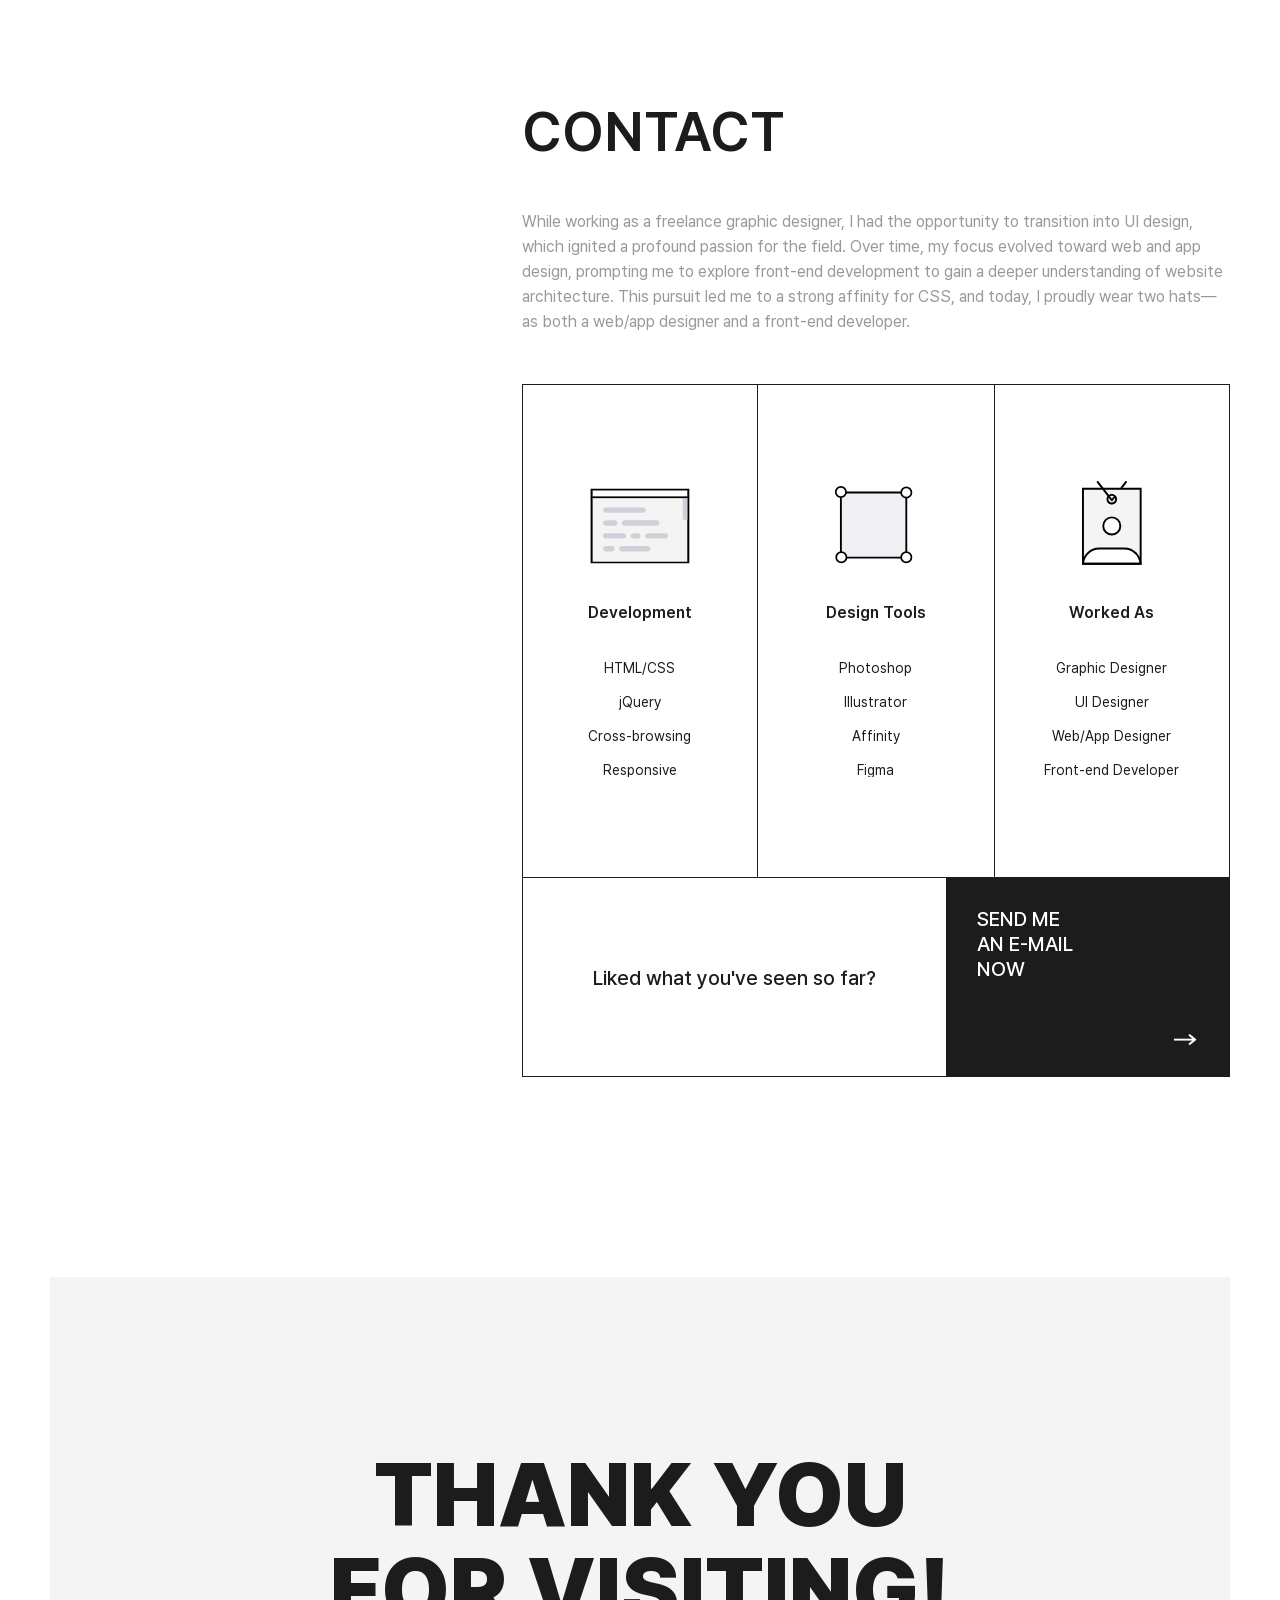
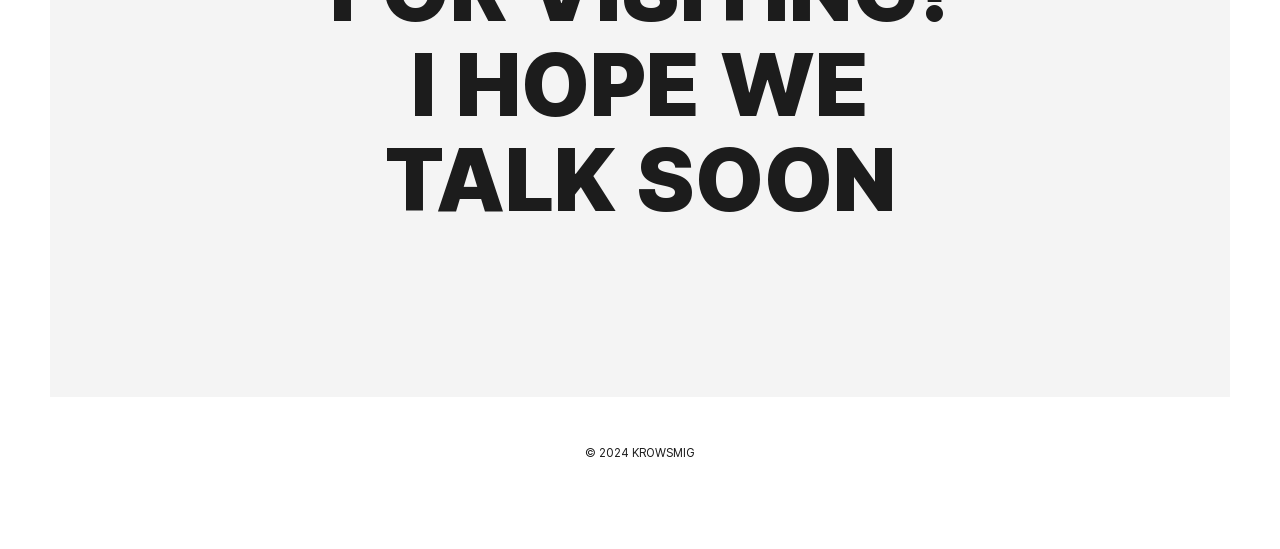
<file: index_en.html>
<!DOCTYPE html>
<html lang="en">
 	<head>
		<meta charset="utf-8">
		<meta name="viewport" content="width=device-width, initial-scale=1.0">
		<title>KROWSMIG</title>
		<meta name="description" content="Welcome to my portfolio, KROWSMIG. I do web/app design and work as a front-end developer as well.">
		<meta name="keywords" content="web designer, app designer, front-end developer, HTML, CSS, jQuery, Web Designer, App Designer, KROWSMIG">
		<link rel="icon" href="images/main/favicon.png">
		<link rel="stylesheet" type="text/css" href="css/default.css">
		<link rel="stylesheet" type="text/css" href="css/common.css">
		<link rel="stylesheet" type="text/css" href="css/style.css">

		<script src="js/jquery.js"></script>
		<script src="js/ld_script.js"></script>
		<script src="js/index_script.js"></script>

		<style type="text/css">
			
		</style>

		<script type="text/javascript">
			
			// prevent double tab error on ios
			function hasTouch() {
				return 'ontouchstart' in document.documentElement
				 || navigator.maxTouchPoints > 0
				 || navigator.msMaxTouchPoints > 0;
				}

				if (hasTouch()) { // remove all the :hover stylesheets
					try { // prevent exception on browsers not supporting DOM styleSheets properly
						for (var si in document.styleSheets) {
							var styleSheet = document.styleSheets[si];
							if (!styleSheet.rules) continue;

							for (var ri = styleSheet.rules.length - 1; ri >= 0; ri--) {
							if (!styleSheet.rules[ri].selectorText) continue;

							if (styleSheet.rules[ri].selectorText.match(':hover')) {
							  styleSheet.deleteRule(ri);
							}
						}
					}
				} catch (ex) {}
			}
		</script>

		<!-- Google tag (gtag.js) -->
		<script async src="https://www.googletagmanager.com/gtag/js?id=G-4524T4PMET"></script>
		<script>
		  window.dataLayer = window.dataLayer || [];
		  function gtag(){dataLayer.push(arguments);}
		  gtag('js', new Date());
		
		  gtag('config', 'G-4524T4PMET');
		</script>
	</head>
	<body>

		<!-- loading -->
		<div class="ld_bg">
			<div class="ld_box">
				<div class="first_orbit obt"></div>
				<div class="second_orbit obt"></div>
				<div class="third_orbit obt">LOADING</div>
			</div>
		</div>
		<!-- #wrapper -->
		<div id="wrapper">
			<!-- .main_bg -->
			<div class="main_div">

				<!-- #gnb -->
				<section id="gnb">
					<div class="top_div">
						<div class="rel_div">
							<h1><a href="#wrapper" class="logo"><span class="img_logo">KROWSMIG</span></a></h1>
							<div class="right">
								<a href="#" class="on">EN</a>	
								<a href="index.html" class="">한글</a>
							</div>
							<!-- .nav -->
							<div class="nav">
								<div class="burger">
									<h2>Menu</h2>
									<a href="">
									<span></span>
									<span></span>
									<span></span>
									</a>
								</div>
								<nav>
									<a href="#projects" class="">PROJECTS</a>	
									<a href="#forfun" class="">FOR FUN</a>	
									<a href="#about" class="">CONTACT</a>
								</nav>
								
							</div>
							<!-- .nav ends -->
							<div class="btm_line"><span></span></div>
						</div>
					</div>
				</section>
				<!-- #gnb ends -->

				<!-- #cont -->
				<section id="cont">
					<div>
						<p class="main">
							<span>I DESIGN</span>
							<span>WEBSITES &</span>
							<span>APPLICATIONS</span>
							<span>AND DEVELOP</span>
						</p>
						<div class="sub_div">
							<p class="sub">
								<span class="p_0 span_1">ADOBE</span><span class="p_0 span_2">AFFINITY</span><span class="p_0 span_3">FIGMA</span><br>
								<span class="p_1 span_1">CROSS-BROWSING</span><span class="p_1 span_2">RESPONSIVE</span><br>
								<span class="p_2 span_1">iOS</span><span class="p_2 span_2">ANDROID</span><br>
								<span class="p_3 span_1">HTML</span><span class="p_3 span_2">CSS</span><span class="p_3 span_3">jQuery</span><br>
							</p>
						</div>
					</div>
				</section>
				<!-- #cont ends -->

				<!-- #projects -->
				<section id="projects" class="pro_section">
					<h1>PROJECTS</h1>
					<p>Click to check out the case study.</p>
					<ul class="pro_ul">
						<li class="pro_1">
							<div class="pro_div">
								<div class="pro_img_div"><img src="images/main/ltch_thmb_bk.webp" class="bk" alt=""><img src="images/main/ltch_thmb.webp" class="clr" alt=""></div>
								<div class="descript">
									<div class="descript_div">
										<h2>LITCH<span class="app_p">Application</span></h2>
										<p class="role_p">
											<span class="role_1">Designer <em>(100%)</em></span>
											<span class="role_2">Project Manager <em>(100%)</em></span>
										</p>
										<p class="prog_p">
											<span class="fig">Figma</span>
										</p>
										<p class="crtd">2024</p>
									</div>
								</div>
								<a href="en/ltch.html" class="case_btn" title="Case Study">Case Study</a>
							</div>
						</li>
						<li class="pro_2">
							<div class="pro_div">
								<div class="pro_img_div"><img src="images/main/jdk_thmb_bk.webp" class="bk" alt=""><img src="images/main/jdk_thmb.webp" class="clr" alt=""></div>
								<div class="descript">
									<div class="descript_div">
										<h2>JANDIK<span class="app_p">E-Commerce Site</span></h2>
										<p class="role_p">
											<span class="role_1">Designer <em>(100%)</em></span>
											<span class="role_2">Project Manager <em>(100%)</em></span>
										</p>
										<p class="prog_p">
											<span class="aff">Affinity</span>
										</p>
										<p class="crtd">2022</p>
									</div>
								</div>
								<a href="en/jndk.html" class="case_btn" title="Case Study">Case Study</a>
							</div>
						</li>
						<li class="pro_3">
							<div class="pro_div">
								<div class="pro_img_div"><img src="images/main/hdwk_thmb_bk.webp" loading="lazy" width="376.8" class="bk" alt=""><img src="images/main/hdwk_thmb.webp" loading="lazy" width="376.8" class="clr" alt=""></div>
								<div class="descript">
									<div class="descript_div">
										<h2>HODUWORKS<span class="app_p">Application</span></h2>
										<p class="role_p">
											<span class="role_1">Designer <em>(100%)</em></span>
											<span class="role_2">Project Manager <em>(90%)</em></span>
										</p>
										<p class="prog_p">
											<span class="aff">Affinity</span>
										</p>
										<p class="crtd">2021</p>
									</div>
								</div>
								<a href="en/hdwk.html" class="case_btn" title="Case Study">Case Study</a>
							</div>
						</li>
						<li class="pro_4">
							<div class="pro_div">
								<div class="pro_img_div"><img src="images/main/hdhm_thmb_bk.webp" loading="lazy" width="376.8" class="bk" alt=""><img src="images/main/hdhm_thmb.webp" loading="lazy" width="376.8" class="clr" alt=""></div>
								<div class="descript">
									<div class="descript_div">
										<h2>HODUHOME<span class="app_p">Application</span></h2>
										<p class="role_p role_p_3">
											<span class="role_1">Designer <em>(100%)</em></span>
											<span class="role_2">Project Manager <em>(90%)</em></span>
											<span class="role_3">Front-end Devloper <em>(100%)</em></span>
										</p>
										<p class="prog_p">
											<span class="psd">PSD</span>
											<span class="ai">Ai</span>
										</p>
										<p class="crtd">2020</p>
									</div>
								</div>
								<a href="en/hdhm.html" class="case_btn" title="Case Study">Case Study</a>
							</div>
						</li>
						<li class="pro_5">
							<div class="pro_div">
								<div class="pro_img_div"><img src="images/main/hddc_thmb_bk.webp" loading="lazy" width="376.8" class="bk" alt=""><img src="images/main/hddc_thmb.webp" loading="lazy" width="376.8" class="clr" alt=""></div>
								<div class="descript">
									<div class="descript_div">
										<h2>HODUDOC<span class="app_p">Application</span></h2>
										<p class="role_p role_p_3">
											<span class="role_1">Designer <em>(100%)</em></span>
											<span class="role_2">Project Manager <em>(90%)</em></span>
											<span class="role_3">Front-end Devloper <em>(100%)</em></span>
										</p>
										<p class="prog_p">
											<span class="psd">PSD</span>
											<span class="ai">Ai</span>
										</p>
										<p class="crtd">2019~20</p>
									</div>
								</div>
								<a href="en/hddc.html" class="case_btn" title="Case Study">Case Study</a>
							</div>
						</li>
						<li class="pro_6">
							<div class="pro_div">
								<div class="pro_img_div"><img src="images/main/hd_thmb_bk.webp" loading="lazy" width="376.8" class="bk" alt=""><img src="images/main/hd_thmb.webp" loading="lazy" width="376.8" class="clr" alt=""></div>
								<div class="descript">
									<div class="descript_div">
										<h2>HODU<span class="app_p">Application</span></h2>
										<p class="role_p role_p_3">
											<span class="role_1">Designer <em>(100%)</em></span>
											<span class="role_2">Project Manager <em>(90%)</em></span>
											<span class="role_3">Front-end Devloper <em>(100%)</em></span>
										</p>
										<p class="prog_p">
											<span class="psd">PSD</span>
											<span class="ai">Ai</span>
										</p>
										<p class="crtd">2018~21</p>
									</div>
								</div>
								<a href="en/hd.html" class="case_btn" title="Case Study">Case Study</a>
							</div>
						</li>
						<li class="pro_7">
							<div class="pro_div">
								<div class="pro_img_div"><img src="images/main/hdck_thmb_bk.webp" loading="lazy" width="376.8" class="bk" alt=""><img src="images/main/hdck_thmb.webp" loading="lazy" width="376.8" class="clr" alt=""></div>
								<div class="descript">
									<div class="descript_div">
										<h2>HODUCLICK<span class="app_p">Web Application</span></h2>
										<p class="role_p role_p_3">
											<span class="role_1">Designer <em>(100%)</em></span>
											<span class="role_2">Project Manager <em>(80%)</em></span>
											<span class="role_3">Front-end Devloper <em>(100%)</em></span>
										</p>
										<p class="prog_p">
											<span class="psd">PSD</span>
											<span class="ai">Ai</span>
										</p>
										<p class="crtd">2018</p>
									</div>
								</div>
								<a href="en/hdck.html" class="case_btn" title="Case Study">Case Study</a>
							</div>
						</li>
						<li class="pro_8">
							<div class="pro_div">
								<div class="pro_img_div"><img src="images/main/hdcktb_thmb_bk.webp" loading="lazy" width="376.8" class="bk" alt=""><img src="images/main/hdcktb_thmb.webp" loading="lazy" width="376.8" class="clr" alt=""></div>
								<div class="descript">
									<div class="descript_div">
										<h2>HODUCLICK<span class="app_p">Tablet Version</span></h2>
										<p class="role_p">
											<span class="role_1">Designer <em>(100%)</em></span>
											<span class="role_2">Project Manager <em>(90%)</em></span>
										</p>
										<p class="prog_p">
											<span class="psd">PSD</span>
											<span class="ai">Ai</span>
										</p>
										<p class="crtd">2018</p>
									</div>
								</div>
								<a href="en/hdck_tb.html" class="case_btn" title="Case Study">Case Study</a>
							</div>
						</li>
					</ul>
				</section>
				<!-- #projects ends -->

				<!-- #forfun -->
				<section id="forfun" class="pro_section">
					<h1>FOR FUN</h1>
					<p>I designed them purely out of boredom.</p>
					<ul class="pro_ul">
						<li class="pro_1">
							<div class="pro_div">
								<div class="pro_img_div"><img src="images/main/energy_thmb_bk.webp" class="bk" alt=""><img src="images/main/energy_thmb.webp" class="clr" alt=""></div>
								<div class="descript">
									<div class="descript_div">
										<h2>#3 <span class="app_p ff">2024</span></h2>
									</div>
								</div>
								<a href="" class="see_more">See More</a>
								<div class="fun_div">
									<div class="fun_bg wd_1920">
										<h2>#3</h2>
										<p>2024</p>
										<p class="app_p fig">Figma</p>
										<div class="fun_descript">
											<p>YOURENERGY is a company that produces the vitamins you need in the flavor and type (jelly, candy, beverage) you want.</p>
										</div>
										<div class="fun_img">
											<img src="images/main/energy_cont_1.webp" class="img_1" alt="YOURENERGY main image 1">
											<img src="images/main/energy_cont_2.webp" loading="lazy" width="1200" class="img_2" alt="YOURENERGY main image 2">
											<img src="images/main/energy_cont_3.webp" loading="lazy" width="1200" class="img_3" alt="YOURENERGY main image 3">
											<img src="images/main/energy_cont_4.webp" loading="lazy" width="1200" class="img_4" alt="YOURENERGY main image 3">
										</div>
										<a href="" class="close">Close</a>
									</div>
								</div>
							</div>
						</li>

						<li class="pro_2">
							<div class="pro_div">
								<div class="pro_img_div"><img src="images/main/dive_thmb_bk.webp" class="bk" alt=""><img src="images/main/dive_thmb.webp" class="clr" alt=""></div>
								<div class="descript">
									<div class="descript_div">
										<h2>#2 <span class="app_p yy">2024</span></h2>
									</div>
								</div>
								<a href="" class="see_more">See More</a>
								<div class="fun_div">
									<div class="fun_bg wd_1920">
										<h2>#2</h2>
										<p>2024</p>
										<p class="app_p fig">Figma</p>
										<div class="fun_descript">
											<p>A few images that I played with images and text.</p>
										</div>
										<div class="fun_img">
											<img src="images/main/dive_cont_1.webp" class="img_1" alt="Dive Into main image 1">
											<img src="images/main/dive_cont_2.webp" loading="lazy" width="1200" class="img_2" alt="Dive Into main image 2">
											<img src="images/main/dive_cont_3.webp" loading="lazy" width="1200" class="img_3" alt="Dive Into main image 3">
										</div>
										<a href="" class="close">Close</a>
									</div>
								</div>
							</div>
						</li>
						<li class="pro_3">
							<div class="pro_div">
								<div class="pro_img_div"><img src="images/main/ex_thmb_bk.webp" class="bk" alt=""><img src="images/main/ex_thmb.webp" class="clr" alt=""></div>
								<div class="descript">
									<div class="descript_div">
										<h2>#1 <span class="app_p yy">2023</span></h2>
									</div>
								</div>
								<a href="" class="see_more">See More</a>
								<div class="fun_div">
									<div class="fun_bg wd_1920">
										<h2>#1</h2>
										<p>2023</p>
										<p class="app_p aff">Affinity</p>
										<div class="fun_descript">
											<p>EXMARS integrates fashion and culture and provides various information, including collections of fashion brands and must-see exhibitions.</p>
										</div>
										<div class="fun_img">
											<img src="images/main/ex_cont_1.webp" class="img_1" alt="exmars 웹 화면 1">
											<img src="images/main/ex_cont_2.webp" loading="lazy" width="1200" class="img_2" alt="exmars 웹 화면 2">
											<img src="images/main/ex_cont_3.webp" loading="lazy" width="1200" class="img_3" alt="exmars 웹 화면 3">
											<img src="images/main/ex_cont_4.webp" loading="lazy" width="1200" class="img_4" alt="exmars 모바일 화면">
											<img src="images/main/ex_cont_5.webp" loading="lazy" width="1200" class="img_5" alt="exmars 웹 화면 4">
										</div>
										<a href="" class="close">Close</a>
									</div>
								</div>
							</div>
						</li>
					</ul>
				</section>
				<!-- #forfun ends -->

				<!-- #about -->
				<section id="about">
					<div class="abt_div">
						<h1>CONTACT</h1>
						<p>While working as a freelance graphic designer, I had the opportunity to transition into UI design, which ignited a profound passion for the field. Over time, my focus evolved toward web and app design, prompting me to explore front-end development to gain a deeper understanding of website architecture. This pursuit led me to a strong affinity for CSS, and today, I proudly wear two hats—as both a web/app designer and a front-end developer.
						</p>
						<ul class="abt_ul">
							<li class="dev_li">
								<h2>
									<span>
										<svg viewBox="0 0 112 86" version="1.1" xmlns="http://www.w3.org/2000/svg" xmlns:xlink="http://www.w3.org/1999/xlink" xml:space="preserve" xmlns:serif="http://www.serif.com/" style="fill-rule:evenodd;clip-rule:evenodd;stroke-miterlimit:1.5;">
									    <g transform="matrix(1,0,0,1,-517.422,-303.965)">
									        <g transform="matrix(1,0,0,6.74992,-440.247,-3456.32)">
									            <g id="box">
									                <g id="bg" class="default_bg darkline" transform="matrix(1.10509,0,0,0.124285,-3067.85,100.58)">
									                    <path d="M3742.34,3685.43L3742.34,3772.45L3644.33,3772.45L3644.33,3685.43" style="stroke-width:2.04px;"/>
									                </g>
									                
									                <g id="bar" class="bar" transform="matrix(1,0,0,0.25765,439.235,477.482)">
									                    <rect x="622.250" y="315.51" width="5.2" height="13.889" />
									                </g>
									                 <g id="top" class="darkline" transform="matrix(1.10509,0,0,0.141025,385.097,513.023)">
									                    <rect x="519.753" y="314.339" width="98.018" height="9.005" style="fill:#fff;stroke-width:2.04px;"/>
									                </g>
									            </g>
									            <g id="text">
									                <g id="txt1" transform="matrix(15.8193,0,0,0.160796,-8126.09,507.901)">
									                    <g>
									                        <path class="txt_default_clr orn" d="M578.173,328.699C578.173,330.224 578.088,331.463 577.983,331.463L575.328,331.463C575.223,331.463 575.138,330.224 575.138,328.699C575.138,327.173 575.223,325.935 575.328,325.935L577.983,325.935C578.088,325.935 578.173,327.173 578.173,328.699Z" style=""/>


									                    </g>
									                </g>
									                <g id="txt2">
									                    <g transform="matrix(5.36315,0,0,0.160796,-2112.37,510.038)">
									                        <path class="txt_default_clr blu" d="M578.173,328.699C578.173,330.224 577.922,331.463 577.613,331.463L575.698,331.463C575.389,331.463 575.138,330.224 575.138,328.699C575.138,327.173 575.389,325.935 575.698,325.935L577.613,325.935C577.922,325.935 578.173,327.173 578.173,328.699Z" style=""/>
									                    </g>
									                    <g transform="matrix(13.8443,0,0,0.160796,-6968.95,510.038)">
									                        <path class="txt_default_clr gry" d="M578.173,328.699C578.173,330.224 578.075,331.463 577.956,331.463L575.355,331.463C575.235,331.463 575.138,330.224 575.138,328.699C575.138,327.173 575.235,325.935 575.355,325.935L577.956,325.935C578.075,325.935 578.173,327.173 578.173,328.699Z" style=""/>
									                    </g>
									                </g>
									                <g id="txt3">
									                    <g transform="matrix(8.56068,0,0,0.160796,-3951.39,512.175)">
									                        <path class="txt_default_clr orn" d="M578.173,328.699C578.173,330.224 578.016,331.463 577.822,331.463L575.489,331.463C575.295,331.463 575.138,330.224 575.138,328.699C575.138,327.173 575.295,325.935 575.489,325.935L577.822,325.935C578.016,325.935 578.173,327.173 578.173,328.699Z" style=""/>
									                    </g>
									                    <g transform="matrix(3.62525,0,0,0.160796,-1081.86,512.175)">
									                        <path class="txt_default_clr grn" d="M578.173,328.699C578.173,330.224 577.802,331.463 577.345,331.463L575.966,331.463C575.509,331.463 575.138,330.224 575.138,328.699C575.138,327.173 575.509,325.935 575.966,325.935L577.345,325.935C577.802,325.935 578.173,327.173 578.173,328.699Z" style=""/>
									                    </g>
									                    <g transform="matrix(8.57447,0,0,0.160796,-3912.35,512.175)">
									                        <path class="txt_default_clr gry" d="M578.173,328.699C578.173,330.224 578.016,331.463 577.823,331.463L575.488,331.463C575.295,331.463 575.138,330.224 575.138,328.699C575.138,327.173 575.295,325.935 575.488,325.935L577.823,325.935C578.016,325.935 578.173,327.173 578.173,328.699Z" style=""/>
									                    </g>
									                </g>
									                <g id="txt4">
									                    <g transform="matrix(11.5358,0,0,0.160796,-5644.49,514.312)">
									                        <path class="txt_default_clr blu" d="M578.173,328.699C578.173,330.224 578.056,331.463 577.913,331.463L575.398,331.463C575.255,331.463 575.138,330.224 575.138,328.699C575.138,327.173 575.255,325.935 575.398,325.935L577.913,325.935C578.056,325.935 578.173,327.173 578.173,328.699Z" style=""/>
									                    </g>
									                    <g transform="matrix(4.28034,0,0,0.160796,-1489.61,514.312)">
									                        <path class="txt_default_clr grn" d="M578.173,328.699C578.173,330.224 577.859,331.463 577.472,331.463L575.839,331.463C575.452,331.463 575.138,330.224 575.138,328.699C575.138,327.173 575.452,325.935 575.839,325.935L577.472,325.935C577.859,325.935 578.173,327.173 578.173,328.699Z" style=""/>
									                    </g>
									                </g>
									                <g id="txt5" transform="matrix(1,0,0,1,0,8.54671)">
									                    <g >
									                        <g transform="matrix(10.2085,0,0,0.160796,-4899.13,507.901)">
									                            <path class="txt_default_clr orn" d="M578.173,328.699C578.173,330.224 578.041,331.463 577.879,331.463L575.432,331.463C575.27,331.463 575.138,330.224 575.138,328.699C575.138,327.173 575.27,325.935 575.432,325.935L577.879,325.935C578.041,325.935 578.173,327.173 578.173,328.699Z" style=""/>
									                        </g>
									                        <g transform="matrix(4.27334,0,0,0.160796,-1449.6,507.901)">
									                            <path class="txt_default_clr gry" d="M578.173,328.699C578.173,330.224 577.858,331.463 577.471,331.463L575.84,331.463C575.453,331.463 575.138,330.224 575.138,328.699C575.138,327.173 575.453,325.935 575.84,325.935L577.471,325.935C577.858,325.935 578.173,327.173 578.173,328.699Z" style=""/>
									                        </g>
									                    </g>
									                </g>
									                <g id="txt6" transform="matrix(1,0,0,1,0,8.54671)">
									                    <g>
									                        <g transform="matrix(5.36315,0,0,0.160796,-2112.37,510.038)">
									                            <path class="txt_default_clr blu" d="M578.173,328.699C578.173,330.224 577.922,331.463 577.613,331.463L575.698,331.463C575.389,331.463 575.138,330.224 575.138,328.699C575.138,327.173 575.389,325.935 575.698,325.935L577.613,325.935C577.922,325.935 578.173,327.173 578.173,328.699Z" style=""/>
									                        </g>
									                        <g transform="matrix(17.9351,0,0,0.160796,-9321.73,510.038)">
									                            <path class="txt_default_clr gry" d="M578.173,328.699C578.173,330.224 578.098,331.463 578.005,331.463L575.306,331.463C575.213,331.463 575.138,330.224 575.138,328.699C575.138,327.173 575.213,325.935 575.306,325.935L578.005,325.935C578.098,325.935 578.173,327.173 578.173,328.699Z" style=""/>
									                        </g>
									                    </g>
									                </g>
									            </g>
									        </g>
									    </g>
									</svg>
								</span>
								Development</h2>
								<ul class="sub_ul">
									<li>HTML/CSS</li>
									<li>jQuery</li>
									<li>Cross-browsing</li>
									<li>Responsive</li>
								</ul>
							</li>
							<li class="tool_li">
								<h2>
									<span>
										<svg width="100%" height="100%" viewBox="0 0 103 107" version="1.1" xmlns="http://www.w3.org/2000/svg" xmlns:xlink="http://www.w3.org/1999/xlink" xml:space="preserve" xmlns:serif="http://www.serif.com/" style="fill-rule:evenodd;clip-rule:evenodd;stroke-linecap:round;stroke-linejoin:round;stroke-miterlimit:1.5;">
											    <g transform="matrix(1,0,0,1,-769.937,-309.045)">
											        <g>
											            <rect class="default_bg" x="743.658" y="289.636" width="130.13" height="122.407" style="fill:#fff;"/>
											        </g>
											        <g id="tls" transform="matrix(0.919991,0,0,6.20987,-379.375,-3151.72)">
											            <g id="rectangle" transform="matrix(1.01398,0,0,0.150221,-2333.66,4.02197)">
											                <rect x="3541.58" y="3691.42" width="75.039" height="75.039" style="fill:#efeff4;"/>
											            </g>
											            <g id="tl_lines">
											                <g id="lines" transform="matrix(1.08697,0,0,0.161034,412.368,508.499)">
											                    <path d="M847.447,380.803L777.447,380.803" style="stroke-width:2px;"/>
											                </g>
											                <g id="lines_2" serif:id="lines" transform="matrix(1.08697,0,0,0.161034,412.368,497.266)">
											                    <path d="M847.447,380.803L777.447,380.803" style="stroke-width:2px;"/>
											                </g>
											                <g id="lines_3" serif:id="lines" transform="matrix(6.65575e-17,-0.161034,1.08697,9.86049e-18,843.507,694.863)">
											                    <path d="M847.447,380.803L777.447,380.803" style="stroke-width:2px;"/>
											                </g>
											                <g id="lines_4" serif:id="lines" transform="matrix(6.65575e-17,-0.161034,1.08697,9.86049e-18,919.594,694.863)">
											                    <path d="M847.447,380.803L777.447,380.803" style="stroke-width:2px;"/>
											                </g>
											            </g>
											            <g id="dots">
											                <g id="left_top" transform="matrix(1,0,0,0.14815,-2283.13,11.6271)">
											                    <circle cx="3540.56" cy="3691.42" r="5.989" style="fill:#fff;"/>
											                    <path d="M3540.56,3683.26C3545.06,3683.26 3548.72,3686.91 3548.72,3691.42C3548.72,3695.93 3545.06,3699.58 3540.56,3699.58C3536.05,3699.58 3532.39,3695.93 3532.39,3691.42C3532.39,3686.91 3536.05,3683.26 3540.56,3683.26ZM3540.56,3685.43C3537.25,3685.43 3534.57,3688.12 3534.57,3691.42C3534.57,3694.73 3537.25,3697.41 3540.56,3697.41C3543.86,3697.41 3546.54,3694.73 3546.54,3691.42C3546.54,3688.12 3543.86,3685.43 3540.56,3685.43Z"/>
											                </g>
											                <g id="left_bottom" transform="matrix(1,0,0,0.14815,-2282.6,22.8606)">
											                    <circle cx="3540.56" cy="3691.42" r="5.989" style="fill:#fff;"/>
											                    <path d="M3540.56,3683.26C3545.06,3683.26 3548.72,3686.91 3548.72,3691.42C3548.72,3695.93 3545.06,3699.58 3540.56,3699.58C3536.05,3699.58 3532.39,3695.93 3532.39,3691.42C3532.39,3686.91 3536.05,3683.26 3540.56,3683.26ZM3540.56,3685.43C3537.25,3685.43 3534.57,3688.12 3534.57,3691.42C3534.57,3694.73 3537.25,3697.41 3540.56,3697.41C3543.86,3697.41 3546.54,3694.73 3546.54,3691.42C3546.54,3688.12 3543.86,3685.43 3540.56,3685.43Z"/>
											                </g>
											                <g id="right_top" transform="matrix(1,0,0,0.14815,-2207.04,11.7047)">
											                    <circle cx="3540.56" cy="3691.42" r="5.989" style="fill:#fff;"/>
											                    <path d="M3540.56,3683.26C3545.06,3683.26 3548.72,3686.91 3548.72,3691.42C3548.72,3695.93 3545.06,3699.58 3540.56,3699.58C3536.05,3699.58 3532.39,3695.93 3532.39,3691.42C3532.39,3686.91 3536.05,3683.26 3540.56,3683.26ZM3540.56,3685.43C3537.25,3685.43 3534.57,3688.12 3534.57,3691.42C3534.57,3694.73 3537.25,3697.41 3540.56,3697.41C3543.86,3697.41 3546.54,3694.73 3546.54,3691.42C3546.54,3688.12 3543.86,3685.43 3540.56,3685.43Z"/>
											                </g>
											                <g id="right_bttom" transform="matrix(1,0,6.03388e-17,0.14815,-2207.04,22.8606)">
											                    <circle cx="3540.56" cy="3691.42" r="5.989" style="fill:#fff;"/>
											                    <path d="M3540.56,3683.26C3545.06,3683.26 3548.72,3686.91 3548.72,3691.42C3548.72,3695.93 3545.06,3699.58 3540.56,3699.58C3536.05,3699.58 3532.39,3695.93 3532.39,3691.42C3532.39,3686.91 3536.05,3683.26 3540.56,3683.26ZM3540.56,3685.43C3537.25,3685.43 3534.57,3688.12 3534.57,3691.42C3534.57,3694.73 3537.25,3697.41 3540.56,3697.41C3543.86,3697.41 3546.54,3694.73 3546.54,3691.42C3546.54,3688.12 3543.86,3685.43 3540.56,3685.43Z"/>
											                </g>
											            </g>
											            <g transform="matrix(0.195698,-0.0240596,0.266368,0.0475534,-367.462,482.93)">
											                <g id="arrow">
											                    <path class="arrow_body" d="M3670.99,3720.49L3647.62,3726.39L3675.99,3692.12L3704.36,3726.39L3680.99,3720.42L3680.99,3748.97L3670.99,3748.97L3670.99,3720.49Z"/>
	                    										
	                    										<path class="arrow_outline" d="M3664.76,3726.18L3650,3729.9C3647.59,3730.5 3644.82,3730.13 3643.05,3728.97C3641.28,3727.8 3640.88,3726.09 3642.06,3724.67L3670.43,3690.4C3671.49,3689.12 3673.64,3688.32 3675.99,3688.32C3678.34,3688.32 3680.49,3689.12 3681.56,3690.4L3709.93,3724.67C3711.1,3726.09 3710.7,3727.81 3708.92,3728.97C3707.14,3730.14 3704.36,3730.51 3701.95,3729.89L3687.22,3726.13L3687.22,3748.97C3687.22,3751.07 3684.43,3752.77 3680.99,3752.77L3670.99,3752.77C3667.55,3752.77 3664.76,3751.07 3664.76,3748.97L3664.76,3726.18ZM3670.99,3720.49L3670.99,3748.97L3680.99,3748.97L3680.99,3720.42L3704.36,3726.39L3675.99,3692.12L3647.62,3726.39L3670.99,3720.49Z" />
											                </g>
											            </g>
											        </g>
											    </g>
											</svg>
									</span>
									
								Design Tools</h2>
								<ul class="sub_ul">
									<li>Photoshop</li>
									<li>Illustrator</li>
									<li>Affinity</li>
									<li>Figma</li>
								</ul>
							</li>
							<li class="worker_li">
								<h2><span>
									<svg viewBox="0 0 130 182" version="1.1" xmlns="http://www.w3.org/2000/svg" xmlns:xlink="http://www.w3.org/1999/xlink" xml:space="preserve" xmlns:serif="http://www.serif.com/" style="fill-rule:evenodd;clip-rule:evenodd;stroke-linecap:round;stroke-linejoin:round;stroke-miterlimit:1.5;">
									    <g transform="matrix(2.08333,0,0,2.08333,-2124.07,-631.156)">
									        <g transform="matrix(1,0,0,6.74992,-496.236,-3451.65)">
									            <g id="card">
									                <g id="lace_1" transform="matrix(-0.747963,0,0,0.123926,4418.46,91.9529)">
									                    <path d="M3839.3,3770.45L3819.59,3747.73" style="fill:none;stroke:#000;stroke-width:2.52px;"/>
									                </g>
									                <g id="card_bg" transform="matrix(0.632539,0,0,0.136202,-789.389,55.3331)">
									                    <rect class="default_bg" x="3644.33" y="3685.43" width="98.018" height="87.017" style=""/>
									                    
									                </g>
									                <g id="hole" transform="matrix(1.84122,0,0,0.272777,-5522.21,-469.447)">
									                    <circle cx="3839.3" cy="3770.45" r="2.987" style="fill:#fff;"/>
									                    <path d="M3839.3,3767.46C3840.94,3767.46 3842.28,3768.8 3842.28,3770.45C3842.28,3772.1 3840.94,3773.43 3839.3,3773.43C3837.65,3773.43 3836.31,3772.1 3836.31,3770.45C3836.31,3768.8 3837.65,3767.46 3839.3,3767.46ZM3839.3,3768.55C3838.25,3768.55 3837.39,3769.4 3837.39,3770.45C3837.39,3771.49 3838.25,3772.35 3839.3,3772.35C3840.34,3772.35 3841.2,3771.49 3841.2,3770.45C3841.2,3769.4 3840.34,3768.55 3839.3,3768.55Z"/>
									                </g>
									                <g id="lace_2" transform="matrix(0.747963,0,0,0.123926,-1324.81,91.9529)">
									                    <path d="M3843.11,3766.33L3839.3,3770.45L3819.59,3747.73" style="fill:none;stroke:#000;stroke-width:2.52px;"/>
									                </g>
									            </g>
									            <g id="person">
									                <g id="face" transform="matrix(0.877411,0,0,0.129988,-1824.28,69.6267)">
									                    <circle class="cr cr_1" cx="3842.06" cy="3796.8" r="9" style=""/>
									                    <circle class="cr cr_2 bg_white" cx="3842.06" cy="3796.8" r="9" style=""/>
									                </g>
									                <g id="f_feat">
									                    <g transform="matrix(0.568077,0,0,0.0640491,-635.8,320.386)">
									                        <path d="M3853.18,3799.4C3851.99,3804.45 3847.47,3808.21 3842.06,3808.21C3836.66,3808.21 3832.13,3804.45 3830.95,3799.4" style="fill:none;stroke:#000;stroke-width:3.96px;"/>
									                    </g>
									                    <g>
									                        <g transform="matrix(1.86732,0,0,0.276643,-413.535,466.92)">
									                            <circle cx="1046.43" cy="345.867" r="0.808"/>
									                        </g>
									                        <g transform="matrix(1.86732,0,0,0.276643,-400.911,466.92)">
									                            <circle cx="1046.43" cy="345.867" r="0.808"/>
									                        </g>
									                    </g>
									                </g>
									                <g id="shoulder" transform="matrix(1.46486,0,0,0.0822283,-4079.38,252.43)">
									                    <path class="bg_white sh_1" d="M3861.91,3851.72L3819.59,3851.72C3819.59,3833.82 3825.1,3819.29 3831.88,3819.29L3849.63,3819.29C3856.41,3819.29 3861.91,3833.82 3861.91,3851.72Z" style=""/>
									                    <path class="sh_2" d="M3861.91,3851.72L3819.59,3851.72C3819.59,3833.82 3825.1,3819.29 3831.88,3819.29L3849.63,3819.29C3856.41,3819.29 3861.91,3833.82 3861.91,3851.72ZM3860.46,3848.11C3859.79,3833.9 3855.19,3822.89 3849.63,3822.89L3831.88,3822.89C3826.31,3822.89 3821.71,3833.9 3821.04,3848.11L3860.46,3848.11Z"/>
									                </g>
									            </g>
									            <g id="" transform="matrix(0.632539,0,0,0.136202,-789.389,55.3331)">
								                   <path d="M3742.34,3685.43L3742.34,3772.45L3644.33,3772.45L3644.33,3685.43L3742.34,3685.43ZM3739.18,3687.61L3647.49,3687.61L3647.49,3770.27L3739.18,3770.27L3739.18,3687.61Z"/>
								                </g>
									        </g>
									    </g>
									</svg>
								</span>Worked As</h2>
								<ul class="sub_ul">
									<li>Graphic Designer</li>
									<li>UI Designer</li>
									<li>Web/App Designer</li>
									<li>Front-end Developer</li>
								</ul>
							</li>
						</ul>
						<h3 class="">Liked what you've seen so far?</h3>
						<a href="mailto:krowsmig@gmail.com" title="Click to send me an email" id="contact" class="">SEND ME<br> AN E-MAIL<br> NOW</a>
						<p class="sns insta"><a target="_blank" href="https://www.instagram.com/krowsmig/">Instagram</a></p>
						<p class="sns"><a target="_blank" href="https://www.behance.net/krowsmig">Behance</a></p>
					</div>
				</section>
				<!-- #about ends -->

				<section class="gdbye">
					<p>
						THANK YOU<br>
						FOR VISITING!<br>
						I HOPE WE<br>
						TALK SOON
					</p>
				</section>

				<!-- .top_btn -->
				<div class="top_div">
					<a href="#wrapper" class="top_btn">Back to the top</a>
				</div>
				<!-- .top_btn ends -->

				<!-- different images format -->
				<!--<div class="move_div">
					<a href="http://krowsmig.github.io/works/index_en.html" class="move_btn">Can't see the images?</a>
					<button>close</button>
				</div>-->

				<!-- #footer -->
				<section id="footer">
					<p class="eng_ft">© 2024 KROWSMIG</p>
				</section>
				<!-- #footer ends -->
			</div>

			<!-- .main_bg ends -->
		</div>
		<!-- #wrapper ends-->

		
	</body>
</html>
</file>
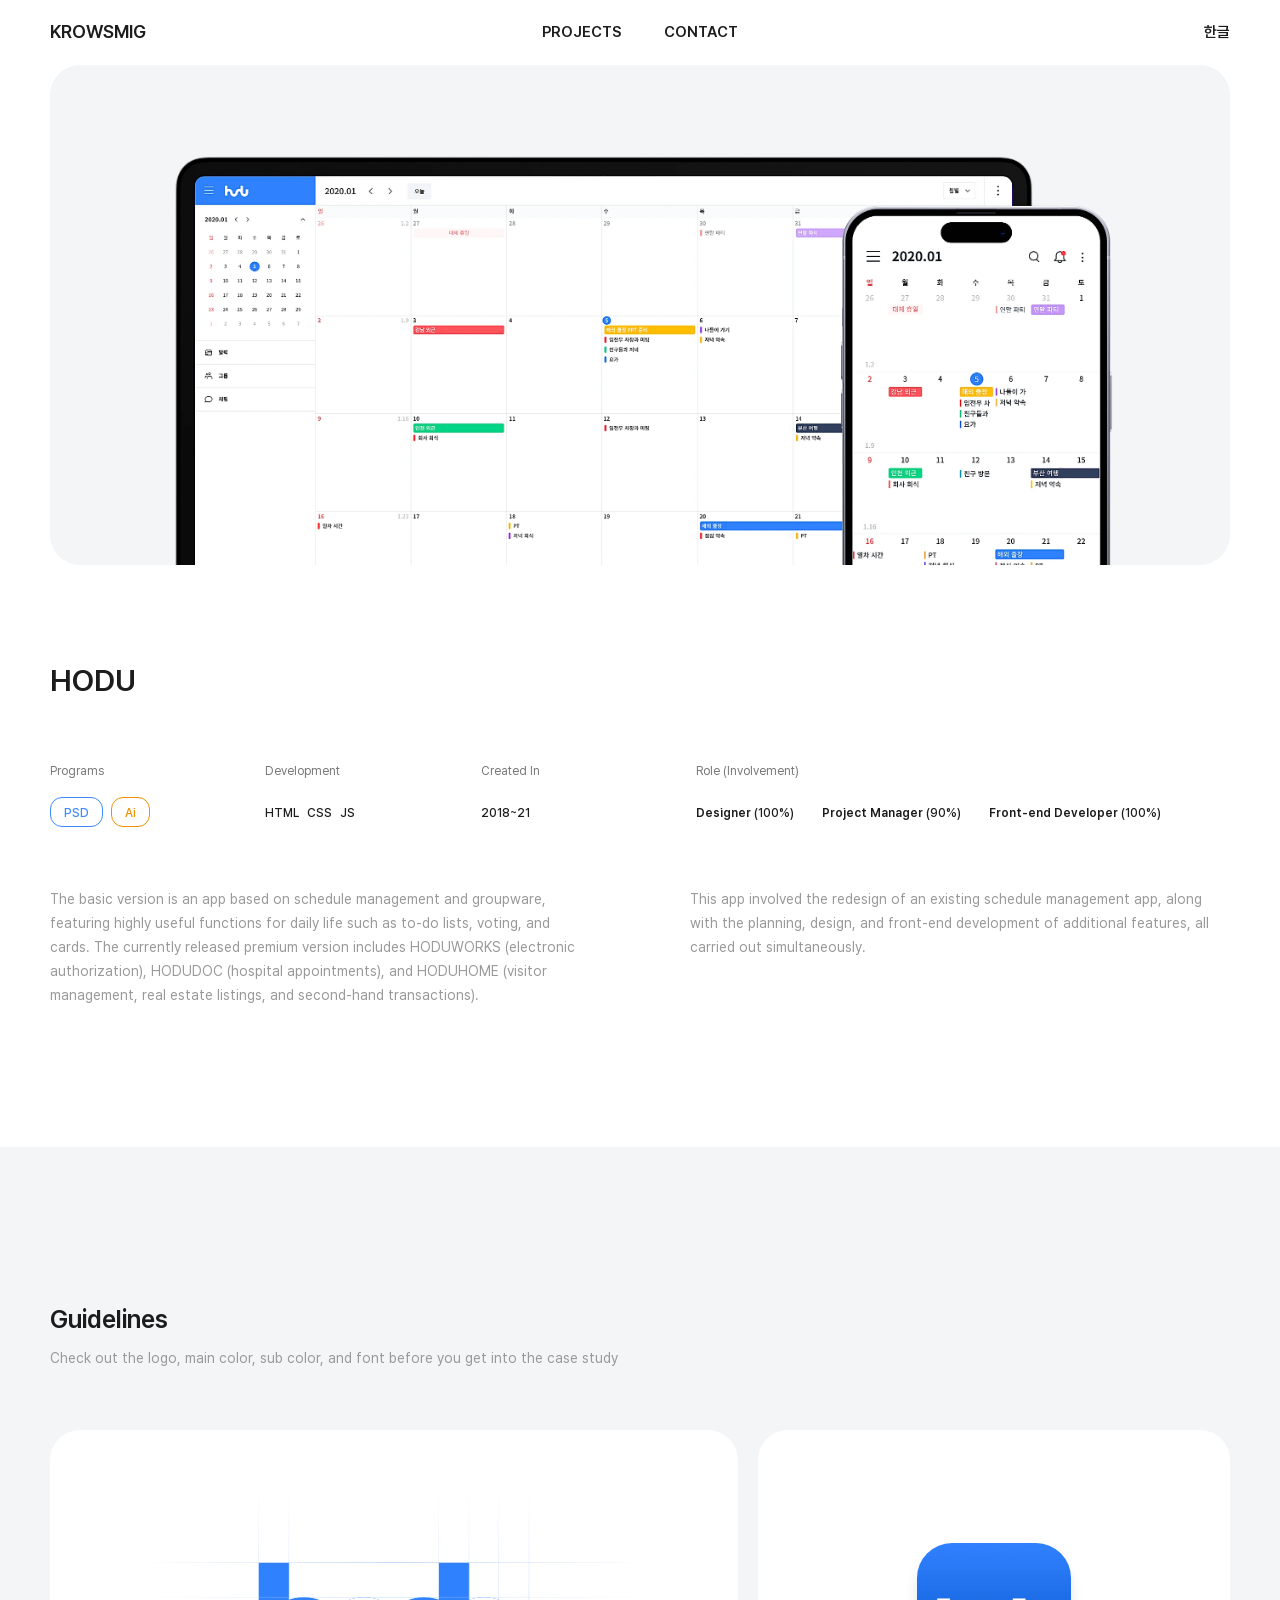
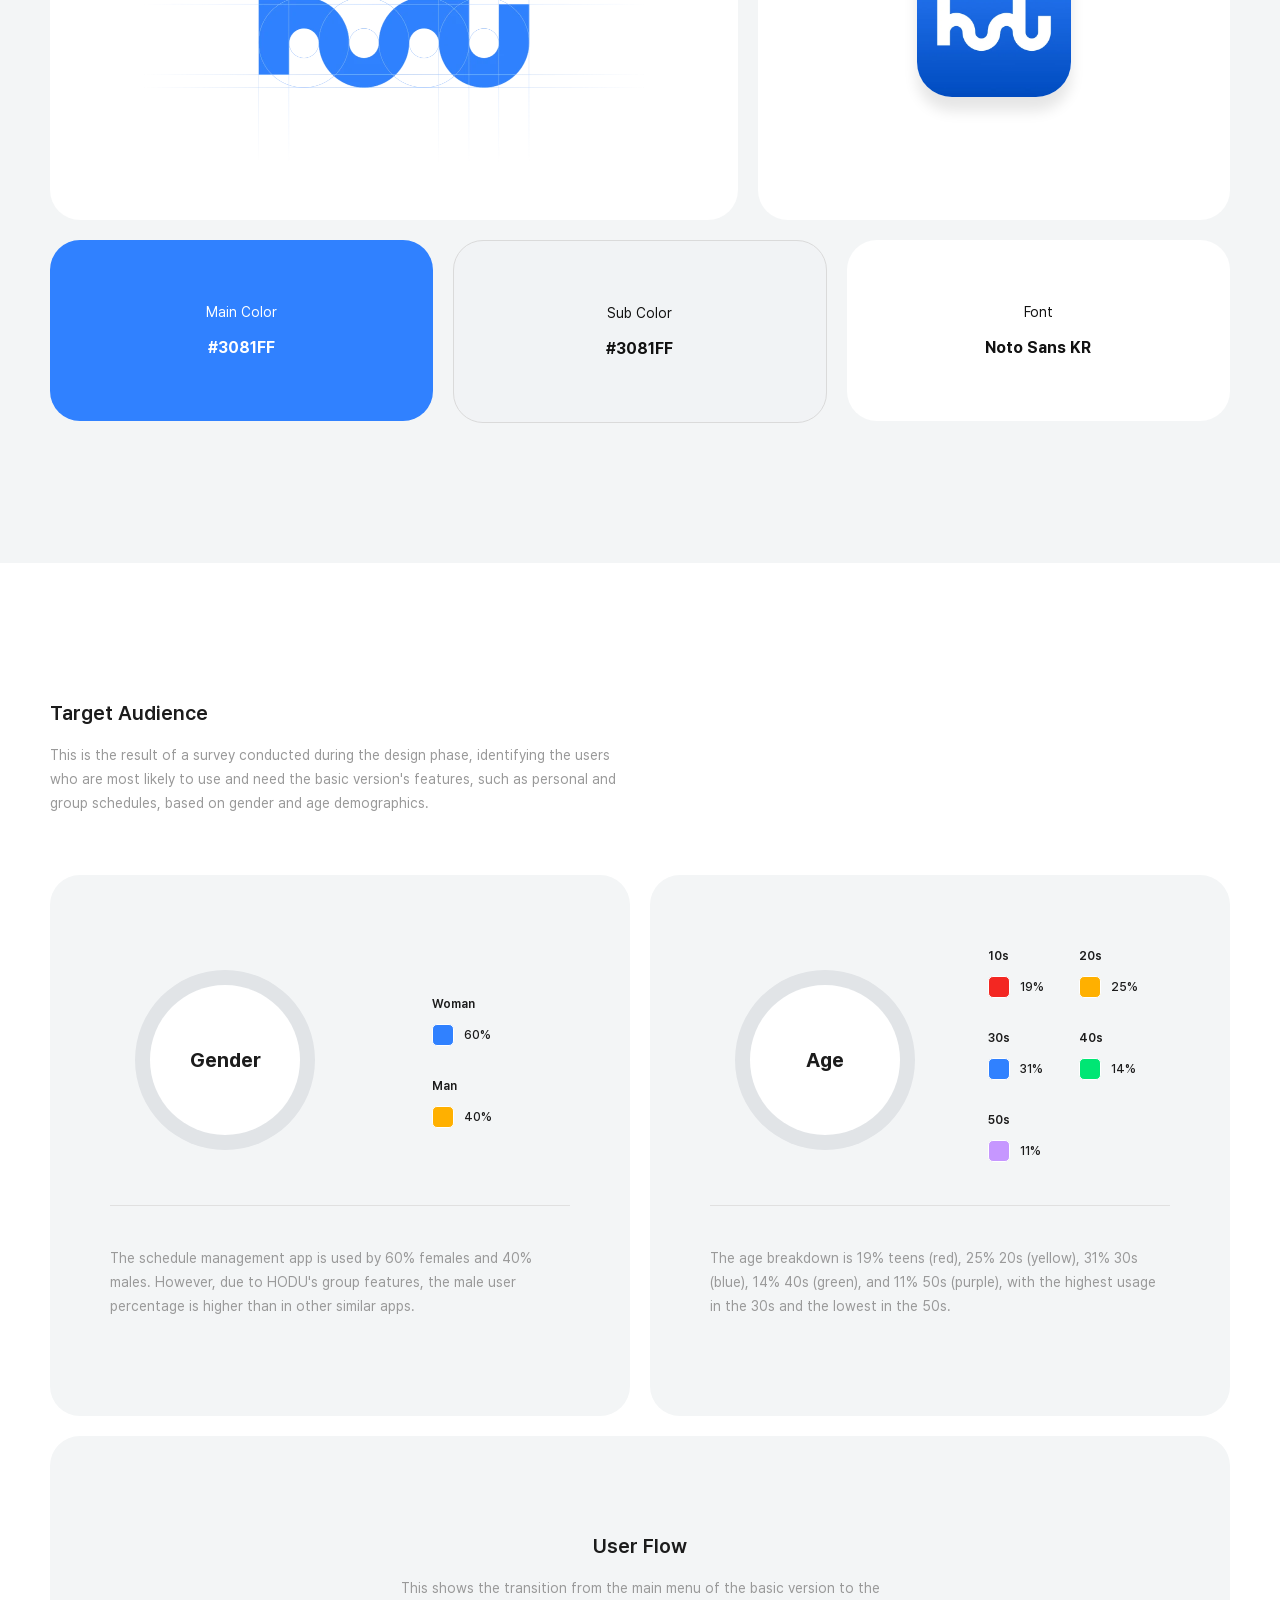
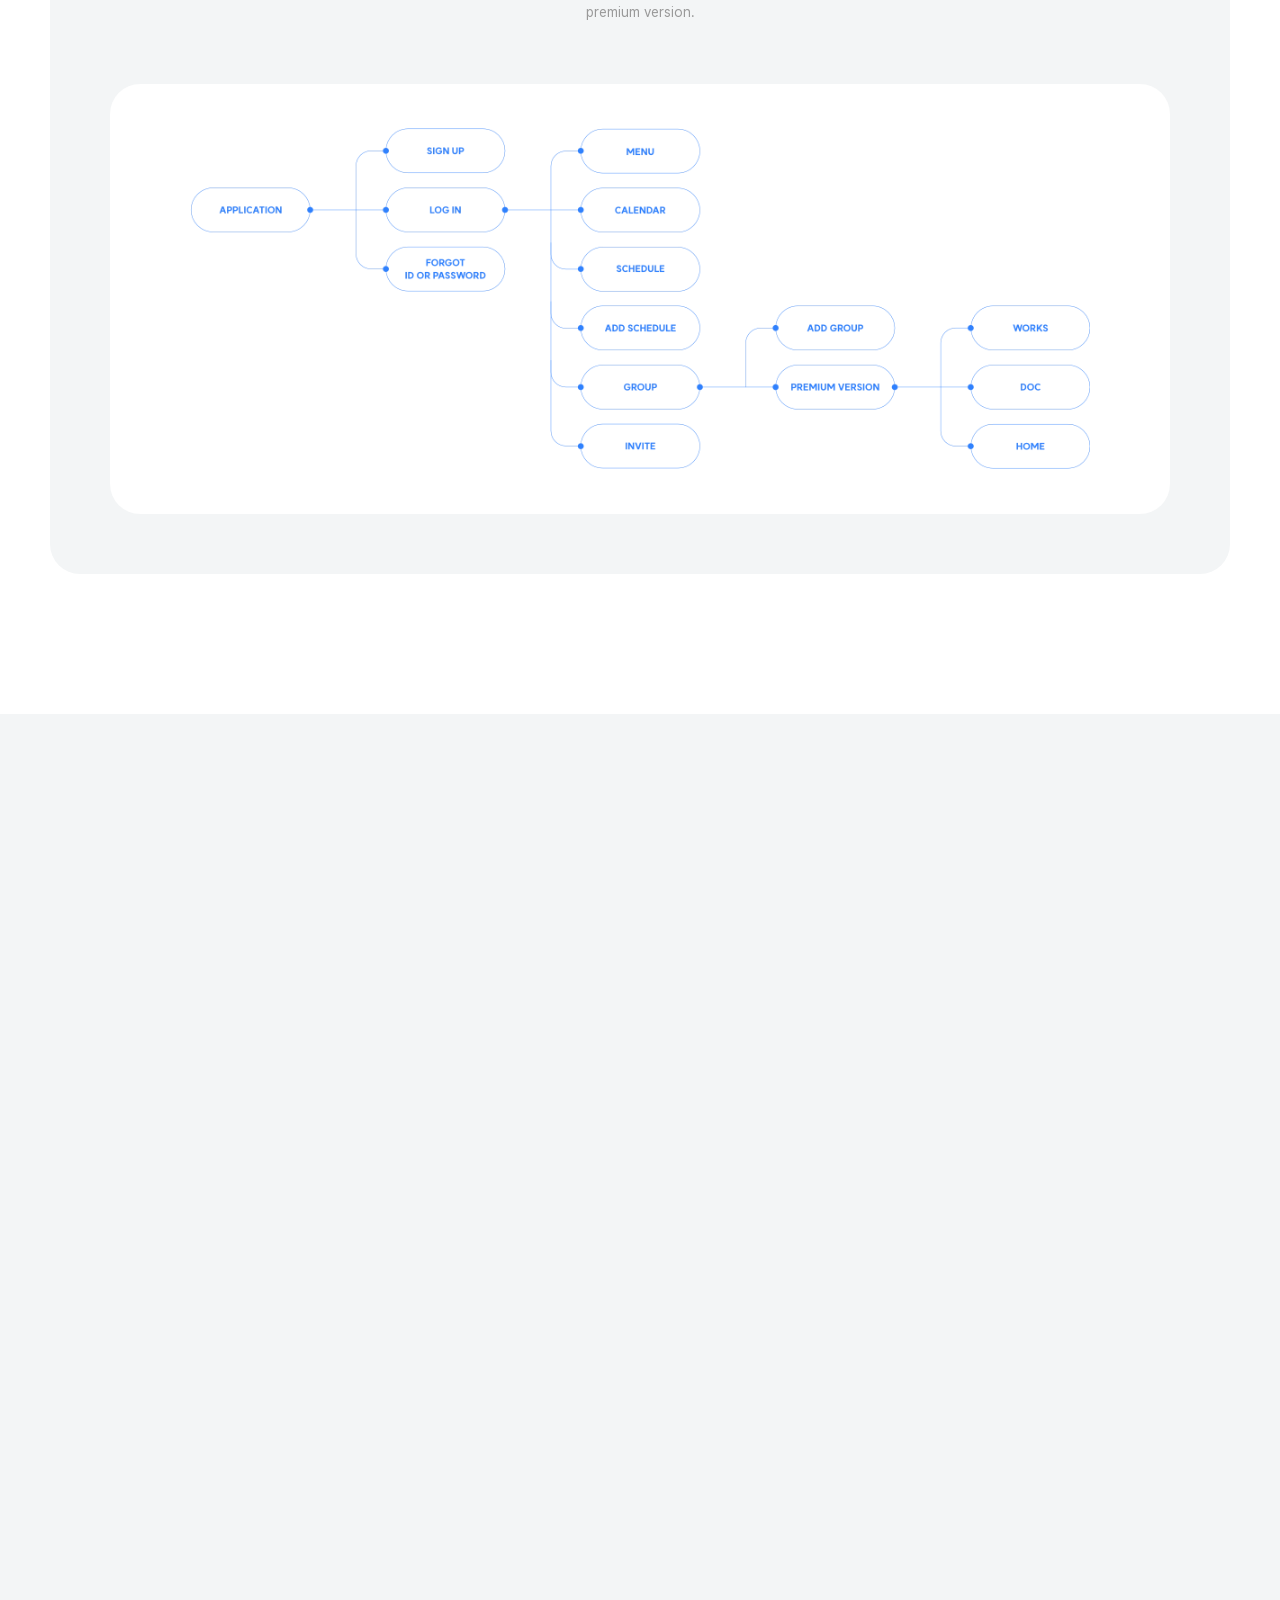
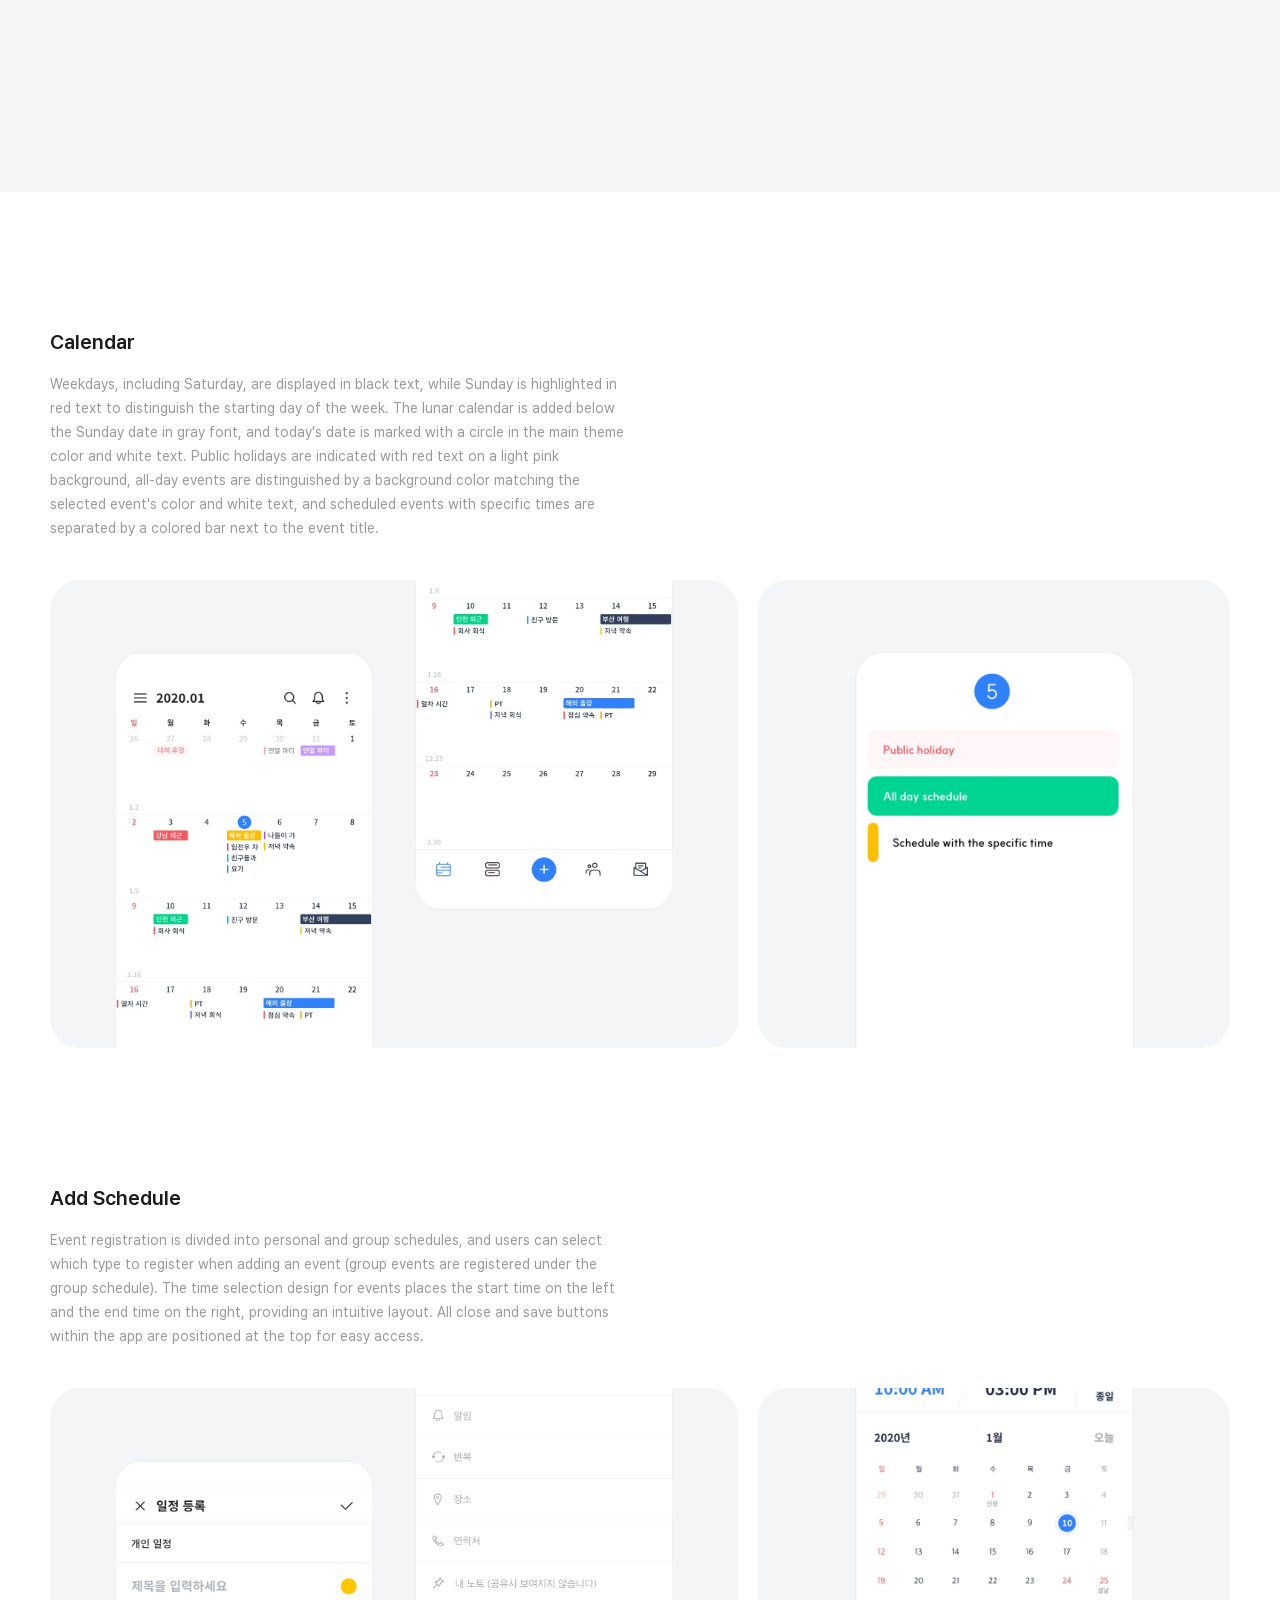
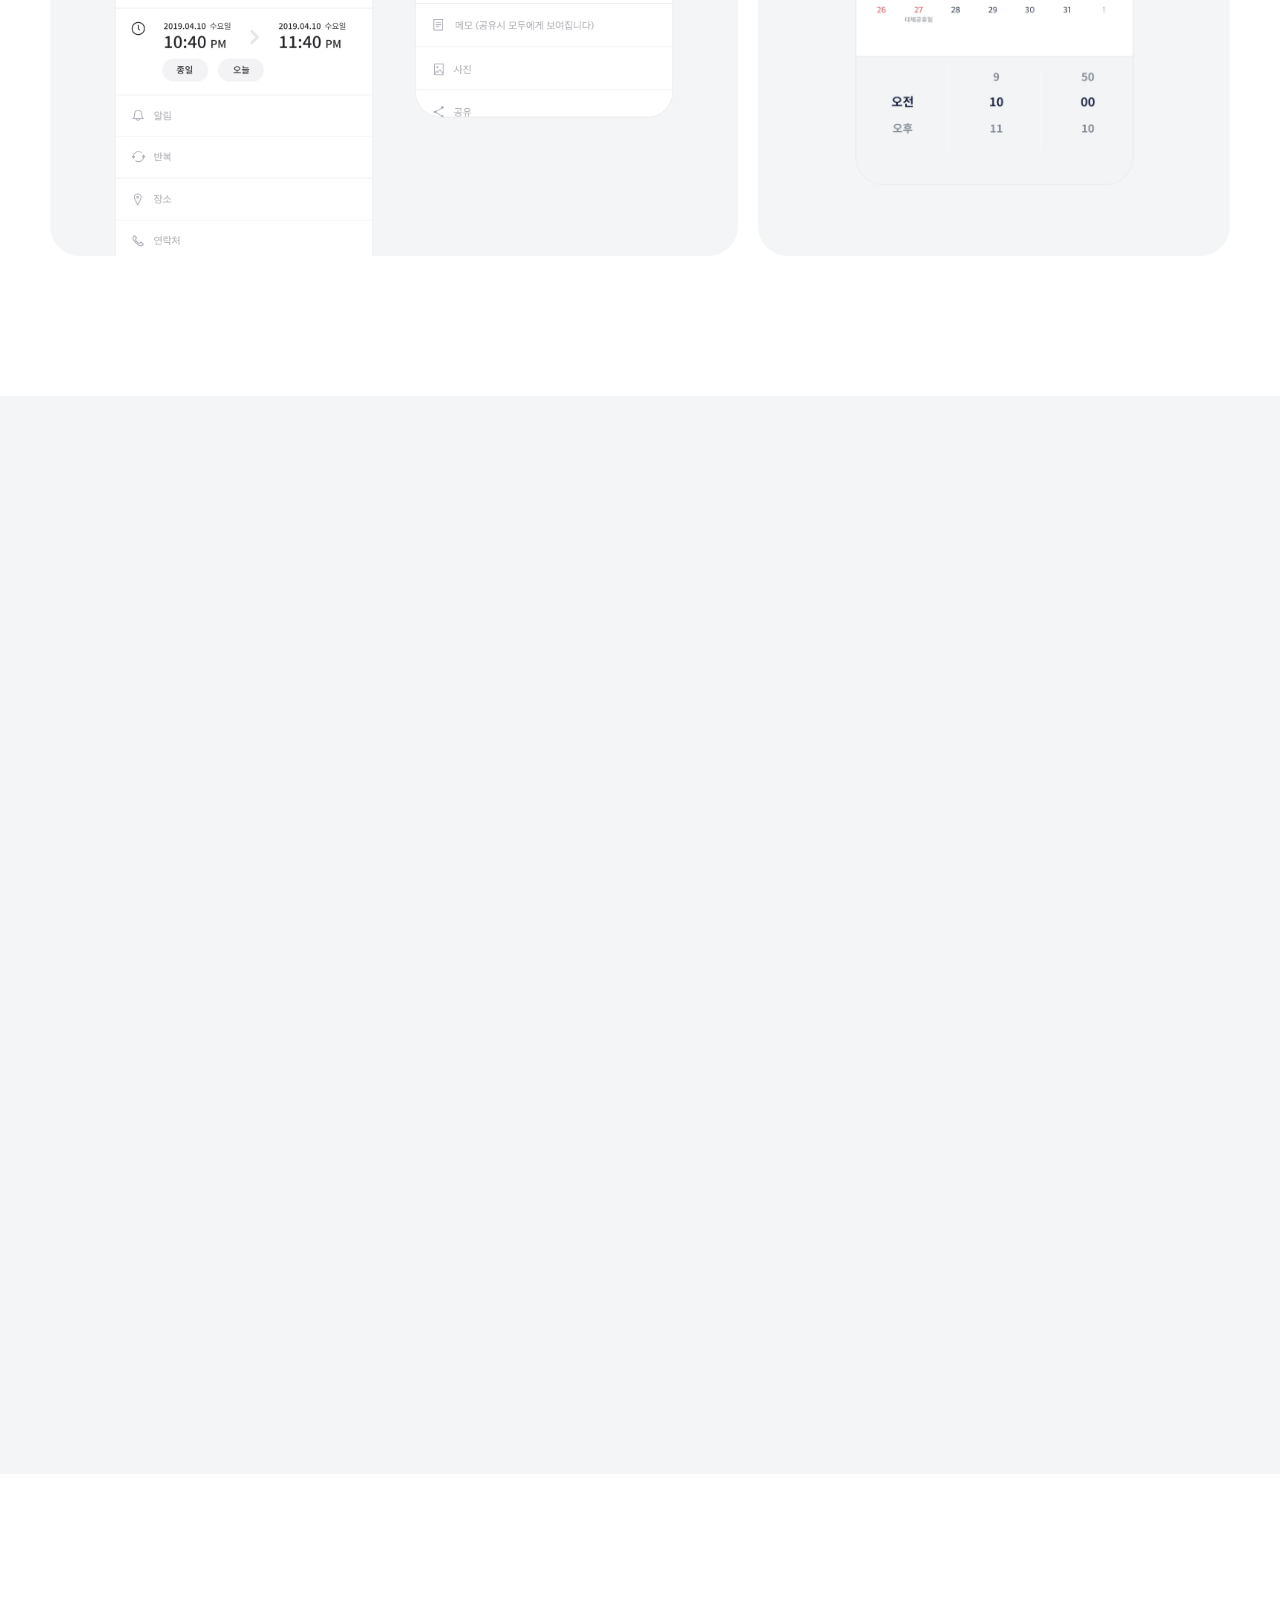
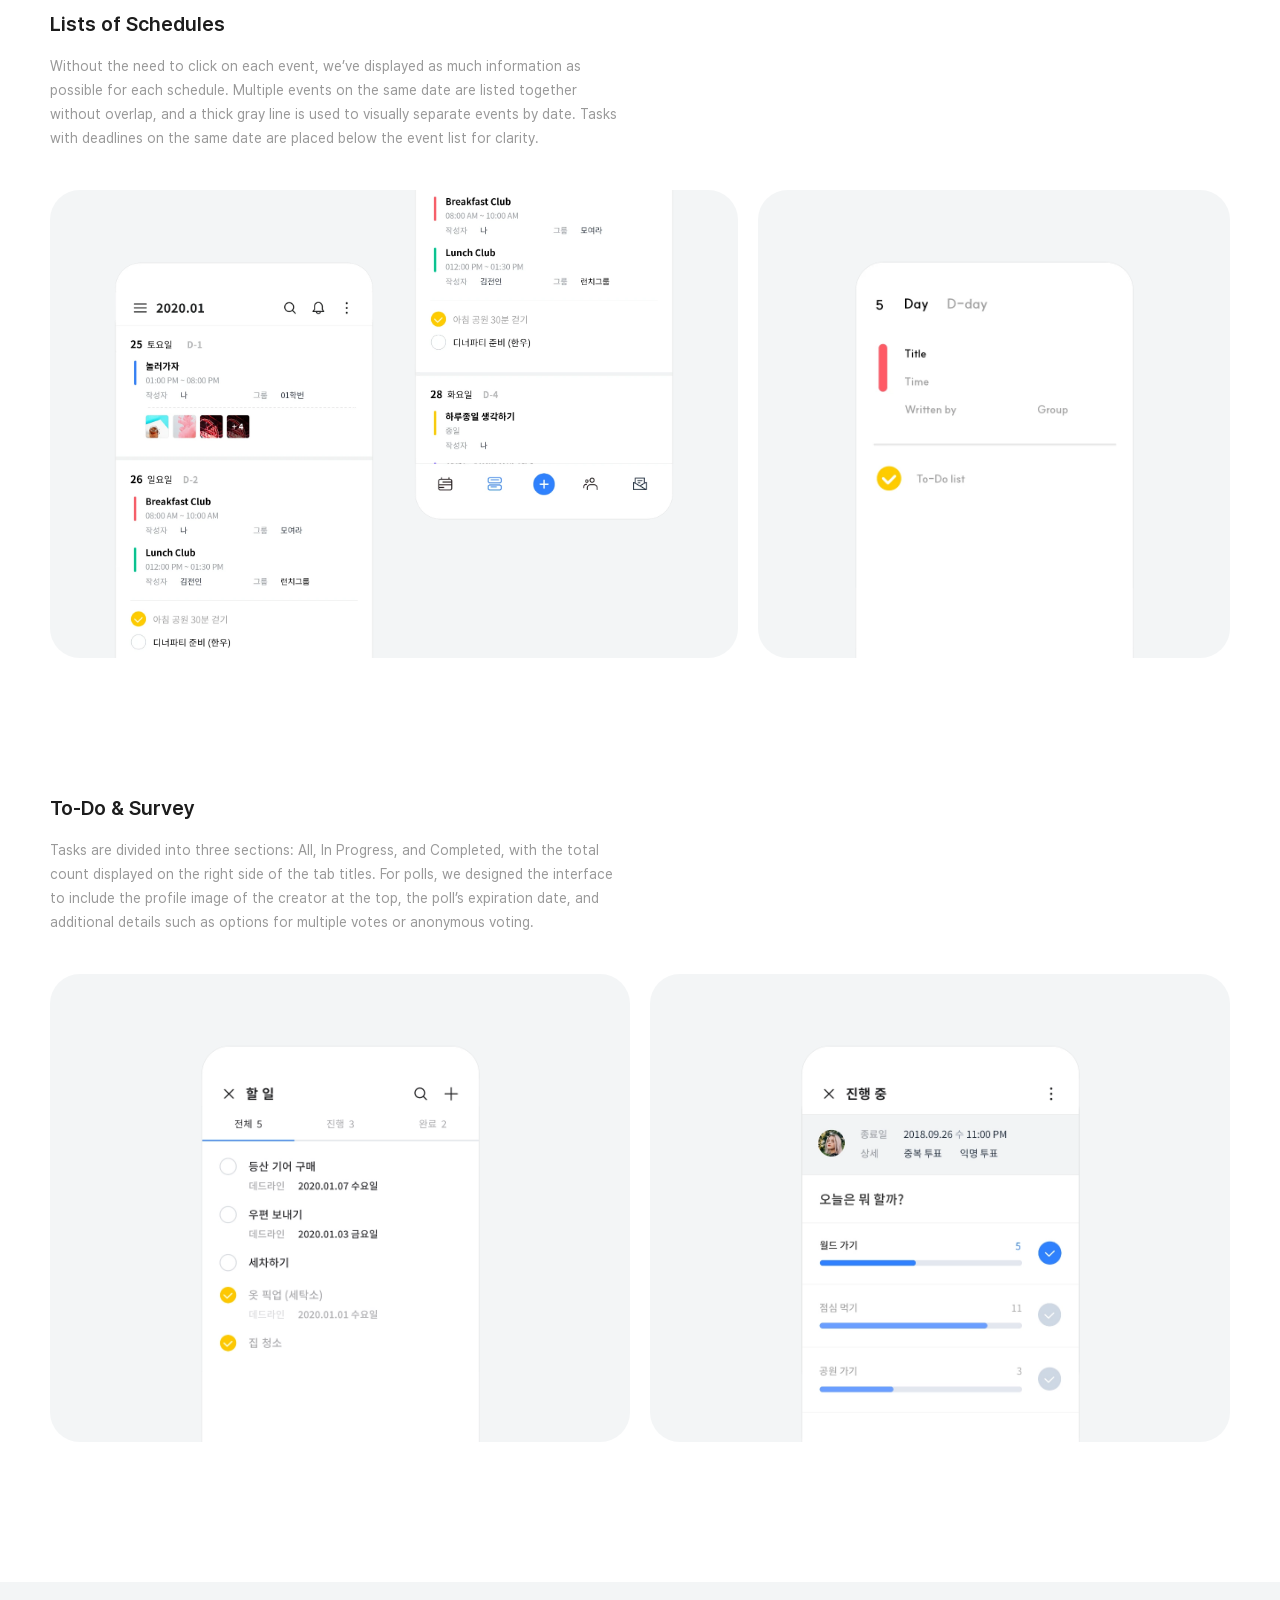
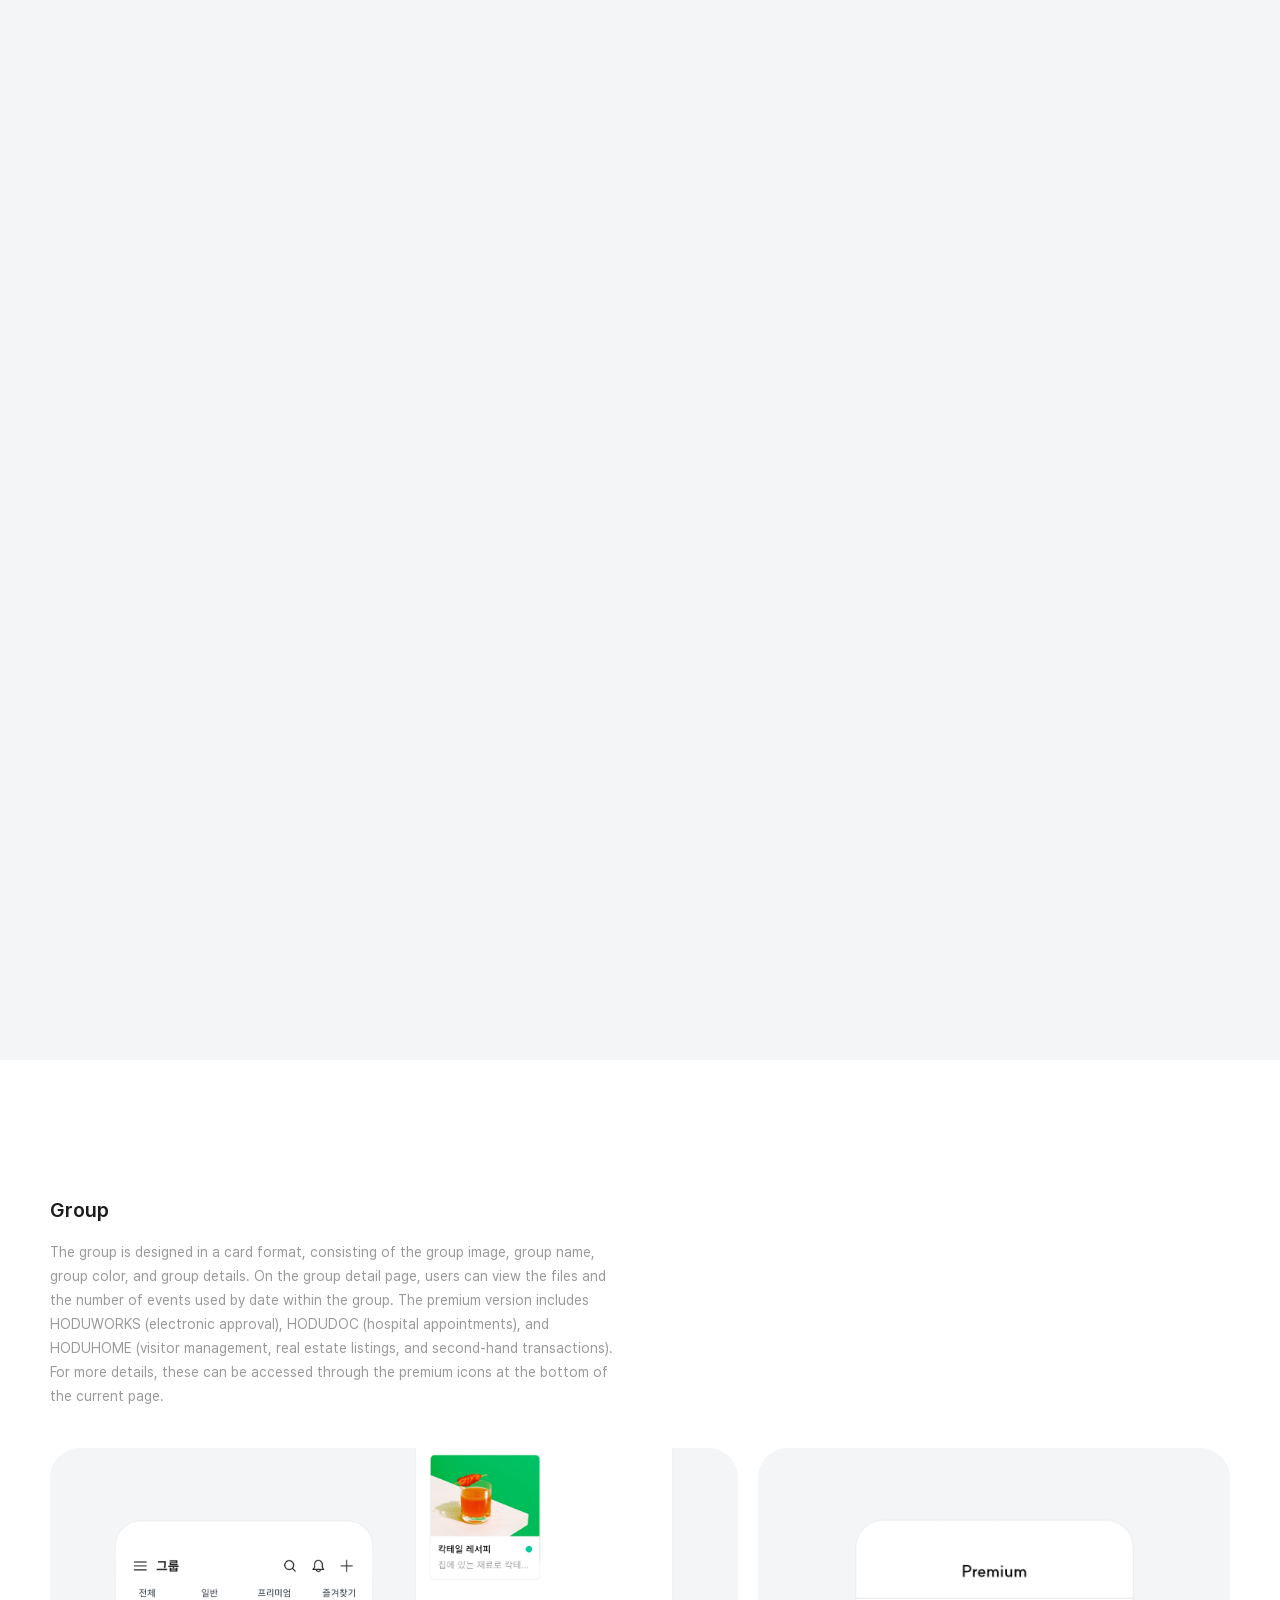
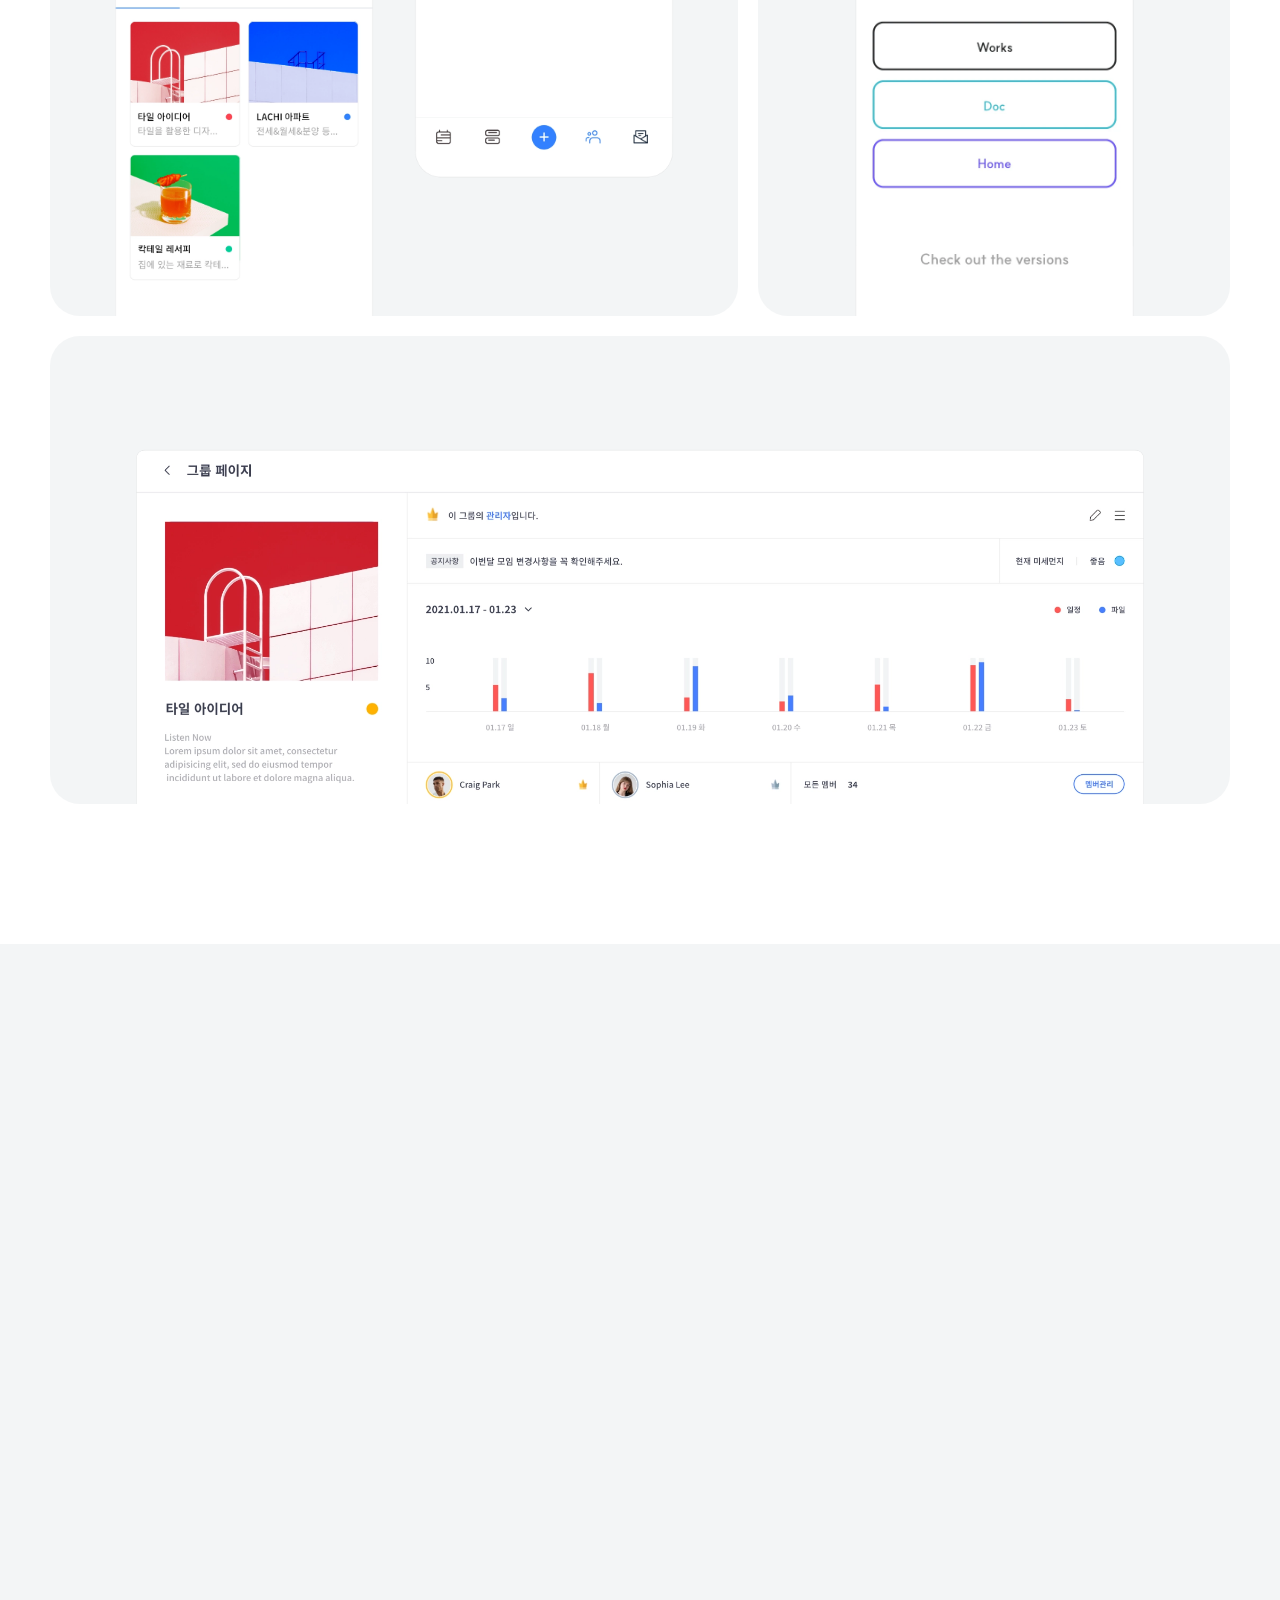
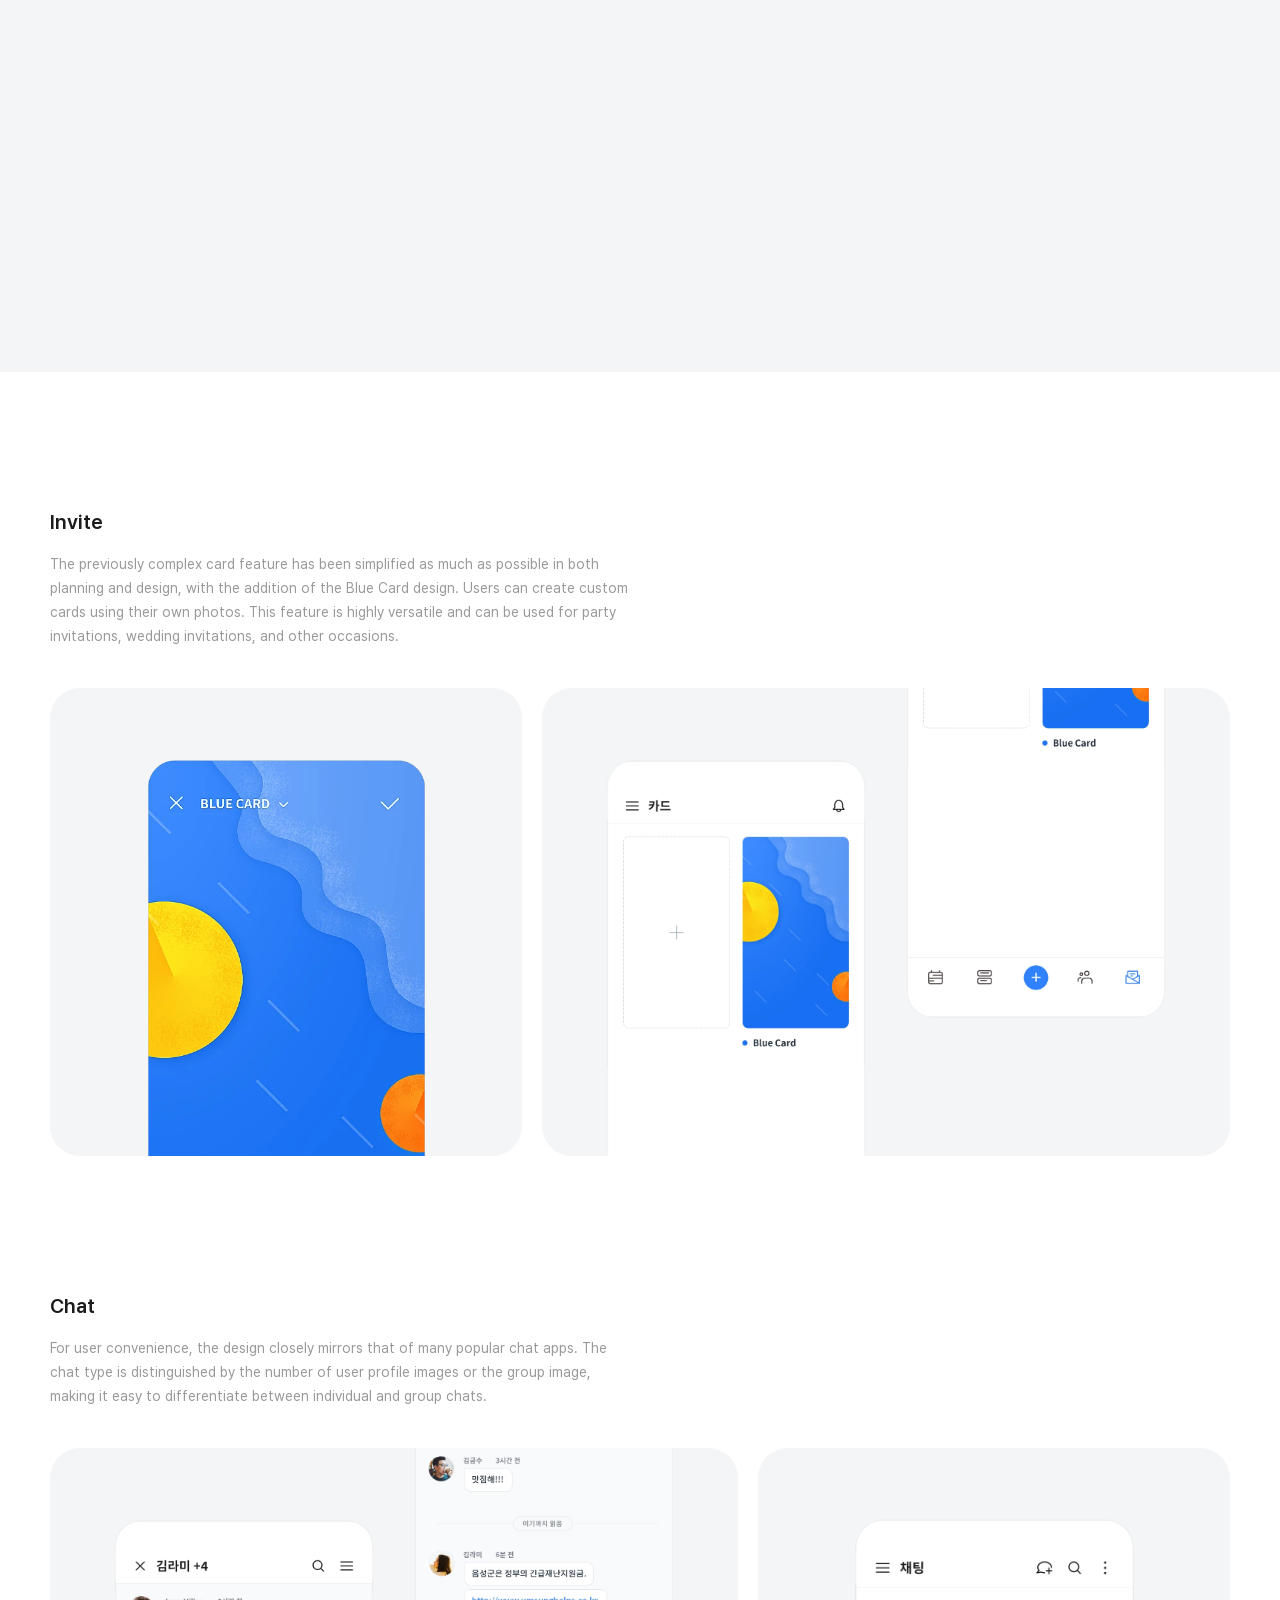
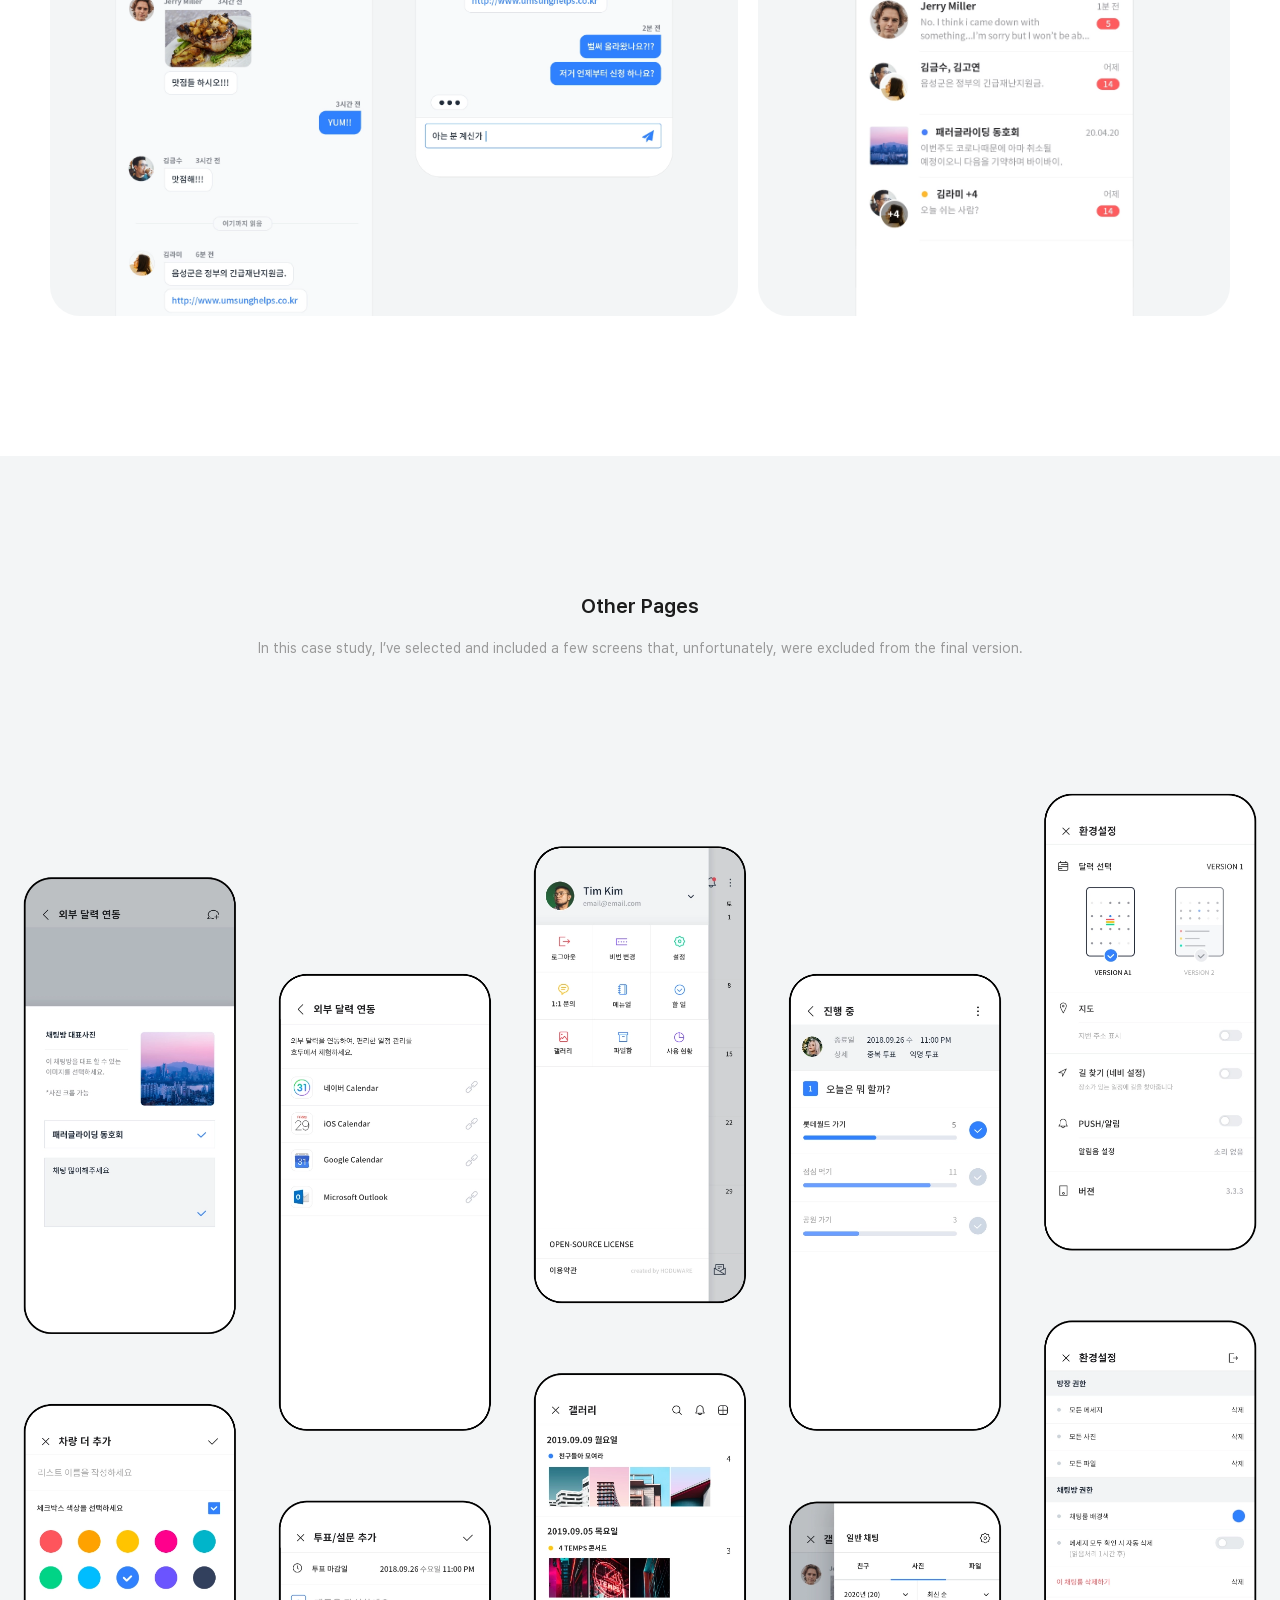
<file: en/hd.html>
<!DOCTYPE html>
<html lang="en">
 	<head>
		<meta charset="utf-8">
		<meta name="viewport" content="width=device-width, initial-scale=1.0">
		<title>HODU | KROWSMIG</title>
		<meta name="description" content="This is the case study page for Hodu, a schedule management app filled with essential features for daily life.">
		<meta name="keywords" content="hodu, calendar app, front-end developer, a calendar app, HTML, CSS, jQuery, Web Designer, App Designer, KROWSMIG">
		<link rel="icon" href="../images/main/favicon.png">
		<link rel="stylesheet" type="text/css" href="../css/default.css">
		<link rel="stylesheet" type="text/css" href="../css/common.css">
		<link rel="stylesheet" type="text/css" href="../css/hd.css">
		<link rel="stylesheet" type="text/css" href="../css/hd_common.css">
		
		<script src="../js/jquery.js"></script>
		<script src="../js/sub_script.js"></script>
		<script src="../js/hd_script.js"></script>

		<style type="text/css">

		</style>


		<script type="text/javascript">
		</script>

		<!-- Google tag (gtag.js) -->
		<script async src="https://www.googletagmanager.com/gtag/js?id=G-4524T4PMET"></script>
		<script>
		  window.dataLayer = window.dataLayer || [];
		  function gtag(){dataLayer.push(arguments);}
		  gtag('js', new Date());
		
		  gtag('config', 'G-4524T4PMET');
		</script>
	</head>
	<body>
		<!-- #wrapper -->
		<div id="wrapper">
			<!-- .main_bg -->
			<div class="main_div">

				<!-- #gnb -->
				<section id="gnb">
					<div class="top_div">
						<div class="rel_div">
							<h1><a href="../index_en.html" class="logo"><span class="img_logo">KROWSMIG</span></a></h1>
							<div class="right">
								<a href="#" class="on">EN</a>	
								<a href="../kr/hd.html">한글</a>
							</div>
							<!-- .nav -->
							<div class="nav">
								<div class="burger">
									<h2>MENU</h2>
									<a href="">
										<span></span>
										<span></span>
										<span></span>
									</a>
								</div>
								<nav>
									<a href="#projects" class="">PROJECTS</a>	
									<a href="#about" class="">CONTACT</a>
								</nav>
							</div>
							<!-- .nav ends -->
							<div class="btm_line"><span></span></div>
						</div>
					</div>
				</section>
				<!-- #gnb ends -->

				<!-- #menu_div -->
				<div id="menu_div">
					<div class="menu_div">
						<ul>
							<li><a href="../en/ltch.html">LITCH <span>Application</span></a></li>
							<li><a href="../en/jndk.html">JANDIK <span>E-Commerce Site</span></a></li>
							<li><a href="../en/hdwk.html">HODUWORKS <span>Application</span></a></li>
							<li><a href="../en/hdhm.html">HODUHOME <span>Application</span></a></li>
							<li><a href="../en/hddc.html">HODUDOC <span>Application</span></a></li>
							<li><a href="../en/hdck.html">HODUCLICK (Web) <span>Web Application</span></a></li>
							<li><a href="../en/hdck_tb.html">HODUCLICK (Tab) <span>Tablet Version</span></a></li>
						</ul>
					</div>
					<div class="cont_div">
						<a href="mailto:krowsmig@gmail.com" title="click to send me an email">Send me an e-mail <span>arrow</span></a>
					</div>
				</div>

				<!-- #main -->
				<section id="main">
					<div class="main wd_1920">
						<p class="brdr main_bg mgn_btm_100"><span class="main_img">image of hodu app</span></p>
						<div class="main_text">
							<p class="title fnt_50">Basic</p>
							<ul>
								<li>Manage Schedules</li>
								<li>Group</li>
								<li>Invite</li>
								<li>Chat</li>
							</ul>
						</div>
					</div>
					<div class="quick_div wd_1920 pd_btm_160">
						<h1 class="fnt_30 pd_btm_40">HODU</h1>
						<ul class="summary_ul pd_btm_60">
							<li class="pr_li">
								<p class="title">Programs</p>
								<p>
									<span class="psd">PSD</span>
									<span class="ai">Ai</span>
								</p>
							</li>
							<li class="la_li">
								<p class="title">Development</p>
								<p>
									<span>HTML</span>
									<span>CSS</span>
									<span>JS</span>
								</p>
							</li>
							<li class="yy_li">
								<p class="title">Created In</p>
								<p><span>2018~21</span></p>
							</li>
							<li class="in_li">
								<p class="title">Role (Involvement)</p>
								<p>Designer <span>(100%)</span>
								</p>
								<p>Project Manager <span>(90%)</span>
								</p>
								<p>Front-end Developer <span>(100%)</span>
								</p>
							</li>
						</ul>
						<div class="description_div">
							<p class="fnt_14 first_p">
								The basic version is an app based on schedule management and groupware, featuring highly useful functions for daily life such as to-do lists, voting, and cards. The currently released premium version includes HODUWORKS (electronic authorization), HODUDOC (hospital appointments), and HODUHOME (visitor management, real estate listings, and second-hand transactions).
							</p>

							<p class="fnt_14 last_p">
								This app involved the redesign of an existing schedule management app, along with the planning, design, and front-end development of additional features, all carried out simultaneously.
						</div>
					</div>
					<div class="guide_div grey_bg wd_full">
						<div class="wd_1920 pd_tp_160 pd_btm_160">
							<h2 class="fnt_25">Guidelines</h2>
							<div class="description_div">
								<p class="des fnt_14 first_p">Check out the logo, main color, sub color, and font before you get into the case study</p>
							</div>
							<ul class="guide_ul pd_tp_60 ">
								<li class="logo_li">
									<p class="brdr">Logo</p>
								</li>
								<li class="app_li">
									<p class="brdr"><span>App Icon</span></p>
								</li>
								<li class="main_li">
									<p class="brdr">
										<span class="title fnt_14">Main Color</span>
										<span class="des fnt_16">#3081FF</span>
									</p>
								</li>
								<li class="sub_li">
									<p class="brdr">
										<span class="title fnt_14">Sub Color</span>
										<span class="des fnt_16">#3081FF</span>
									</p>
								</li>
								<li class="font_li">
									<p class="brdr">
										<span class="title fnt_14">Font</span>
										<span class="des fnt_16">Noto Sans KR</span>
									</p>
								</li>
							</ul>
						</div>
					</div>
				</section>
				<!-- #main ends -->

				<!-- #contents -->
				<div id="contents" class="">
					<!-- #target -->
					<section id="target">
						<div class="target_div wd_1920 pd_tp_160">
							<h1 class="fnt_20">Target Audience</h1>
							<p class="pd_btm_60 des fnt_14">This is the result of a survey conducted during the design phase, identifying the users who are most likely to use and need the basic version's features, such as personal and group schedules, based on gender and age demographics.</p>
							<ul class="target_ul">
								<li class="gender_li">
									<ul class="gender_ul grey_bg brdr">
										<li class="gender_img">
											<span class="hd_chart chart_span two_panels">
												<svg viewBox="0 0 63.6619772368 63.6619772368">
													<circle class="pie1" style="stroke:#3081FF;" cx="31.8309886184" cy="31.8309886184" r="15.9154943092"/>
													<circle class="pie2" style="stroke:#FFB000;" cx="31.8309886184" cy="31.8309886184" r="15.9154943092"/>
												</svg>
											</span>
											<p class="ic_p">
												Gender
											</p>	
										</li>
										<li class="gender_graph_li">
											<ul class="detail_ul">
												<li>
													<h2>Woman</h2>
													<p><span class="color_span blue">blue</span> 60%</p>
												</li>
												<li>
													<h2>Man</h2>
													<p><span class="color_span yellow">yellow</span> 40%</p>
												</li>
											</ul>
										</li>
										<li>
											<p class="fnt_14">The schedule management app is used by 60% females and 40% males. However, due to HODU's group features, the male user percentage is higher than in other similar apps.</p>
										</li>
									</ul>
								</li>
								<li class="age_li">
									<ul class="gender_ul grey_bg brdr">
										<li class="gender_img age_img">
											<span class="hd_chart chart_span five_panels">
												<svg viewBox="0 0 63.6619772368 63.6619772368">
													<circle class="pie5" cx="31.8309886184" style="stroke:#C697FF;" cy="31.8309886184" r="15.9154943092"/>
													<circle class="pie4" cx="31.8309886184" style="stroke:#00E674;" cy="31.8309886184" r="15.9154943092"/>
													<circle class="pie3" cx="31.8309886184" style="stroke:#F32722;" cy="31.8309886184" r="15.9154943092"/>
													<circle class="pie2" cx="31.8309886184" style="stroke:#FFB000;" cy="31.8309886184" r="15.9154943092"/>
													<circle class="pie1" cx="31.8309886184" style="stroke:#3081FF;" cy="31.8309886184" r="15.9154943092"/>
												</svg>
											</span>
											<p class="ic_p">
												Age
											</p>	
										</li>
										<li class="age_graph_li">
											<ul class="detail_ul">
												<li>
													<h2>10s</h2>
													<p><span class="color_span red">red</span> 19%</p>
												</li>
												<li>
													<h2>20s</h2>
													<p><span class="color_span yellow">yellow</span> 25%</p>
												</li>
												<li>
													<h2>30s</h2>
													<p><span class="color_span blue">blue</span> 31%</p>
												</li>
												<li>
													<h2>40s</h2>
													<p><span class="color_span green">green</span> 14%</p>
												</li>
												<li>
													<h2>50s</h2>
													<p><span class="color_span purple">purple</span> 11%</p>
												</li>
											</ul>
										</li>
										<li>
											<p class="fnt_14">The age breakdown is 19% teens (red), 25% 20s (yellow), 31% 30s (blue), 14% 40s (green), and 11% 50s (purple), with the highest usage in the 30s and the lowest in the 50s.
											</p>
										</li>
									</ul>
								</li>
								<li class="user_li grey_bg brdr">
									<h2 class="fnt_20">User Flow</h2>
									<p class="des fnt_14">This shows the transition from the main menu of the basic version to the premium version.</p>
									<p class="flow_img brdr mgn_tp_60">
										User Flow image
									</p>
								</li>
							</ul>
						</div>
					</section>
					<!-- #target ends -->

					<!-- #img_title -->
					<section id="img_title_1" class="grey_bg mgn_tp_160">
						<div class="img_title_div wd_1920 pd_tp_160">
							<p class="icon_p ic_calendar">Calendar icon</p>
							<h1 class="fnt_50">Hectic Schedules <br>at a Glance.<br></h1>
							<p class="des fnt_16">
								Schedules can be easily differentiated by individual, group, and time slot at a glance. <span class="break_line"></span>
								Additionally, schedules can be viewed by month, week, or day.
								</p>
							<p class="img_title_1 lazy_img lazy_css">main calendar image</p>
						</div>
					</section>
					<!-- #img_title ends -->

					<section id="content_1" class="wd_1920 pd_tp_160">
						<div class="content_div">
							<dl>
								<dt class="fnt_20">Calendar</dt>
								<dd class="des fnt_14 pd_btm_40">
									Weekdays, including Saturday, are displayed in black text, while Sunday is highlighted in red text to distinguish the starting day of the week. The lunar calendar is added below the Sunday date in gray font, and today's date is marked with a circle in the main theme color and white text. Public holidays are indicated with red text on a light pink background, all-day events are distinguished by a background color matching the selected event's color and white text, and scheduled events with specific times are separated by a colored bar next to the event title.
								</dd>
							</dl>
							<div class="content_dd">
								<p class="wd_60per"><span class="grey_bg brdr calendar_1 two_imgs lazy_img lazy_css">calendar app image</span></p>
								<p class="wd_40per"><span class="grey_bg brdr calendar_2 lazy_img lazy_css">schedule app image</span></p>
							</div>
							<dl>
								<dt class="fnt_20 mgn_tp_160">Add Schedule</dt>
								<dd class="des fnt_14 pd_btm_40">
									Event registration is divided into personal and group schedules, and users can select which type to register when adding an event (group events are registered under the group schedule). The time selection design for events places the start time on the left and the end time on the right, providing an intuitive layout. All close and save buttons within the app are positioned at the top for easy access.
								</dd>
							</dl>
							<div class="content_dd">
								<p class="wd_60per"><span class="grey_bg brdr add_schedule_1 two_imgs lazy_img lazy_css">add schedule app image</span></p>
								<p class="wd_40per"><span class="grey_bg brdr add_schedule_2 lazy_img lazy_css">select time app image</span></p>
							</div>
						</div>
					</section>

					<!-- #img_title -->
					<section id="img_title_2" class="grey_bg mgn_tp_160">
						<div class="img_title_div wd_1920 pd_tp_160">
							<p class="icon_p ic_schedule">Schedule icon</p>
							<h1 class="fnt_50">Schedule <br>To-do & Survey</h1>
							<p class="des fnt_16">
								If you can quickly view the overall schedule on the calendar through the event title, <span class="break_line"></span>
								you can also check any attached images within the event on the detailed schedule screen.
							</p>
							<p class="img_title_1 img_title_2 lazy_img lazy_css">schedule app image</p>
						</div>
					</section>
					<!-- #img_title ends -->
					<!-- #content_2 -->
					<section id="content_2" class="wd_1920 pd_tp_160">
						<div class="content_div">
							<dl>
								<dt class="fnt_20">Lists of Schedules</dt>
								<dd class="des fnt_14 pd_btm_40">
									Without the need to click on each event, we’ve displayed as much information as possible for each schedule. Multiple events on the same date are listed together without overlap, and a thick gray line is used to visually separate events by date. Tasks with deadlines on the same date are placed below the event list for clarity.
								</dd>
							</dl>
							<div class="content_dd">
								<p class="wd_60per"><span class="grey_bg brdr schedule_1 two_imgs lazy_img lazy_css">list of schedules app image</span></p>
								<p class="wd_40per"><span class="grey_bg brdr schedule_2 lazy_img lazy_css">schedule and todo app image</span></p>
							</div>
							<dl>
								<dt class="fnt_20 mgn_tp_160">To-Do & Survey</dt>
								<dd class="des fnt_14 pd_btm_40">
									Tasks are divided into three sections: All, In Progress, and Completed, with the total count displayed on the right side of the tab titles. For polls, we designed the interface to include the profile image of the creator at the top, the poll’s expiration date, and additional details such as options for multiple votes or anonymous voting.
								</dd>
							</dl>
							<div class="content_dd">
								<p class="wd_50per"><span class="grey_bg brdr todo lazy_img lazy_css">todo app image</span></p>
								<p class="wd_50per"><span class="grey_bg brdr survey lazy_img lazy_css">survey app image</span></p>
							</div>
						</div>
					</section>
					<!-- #content_2 ends -->

					<!-- #img_title -->
					<section id="img_title_3" class="grey_bg mgn_tp_160">
						<div class="img_title_div wd_1920 pd_tp_160">
							<p class="icon_p ic_group">group icon</p>
							<h1 class="fnt_50">General Group & <br>Premium Group</h1>
							<p class="des fnt_16">
								If you want to create a simple group with your friends, select "General Group." <span class="break_line"></span>
								If you wish to enhance the quality of your life, join a "Premium Group."
							</p>
							<p class="img_title_1 img_title_3 lazy_img lazy_css">web version of group image</p>
						</div>
					</section>
					<!-- #img_title ends -->
					<!-- #content_3 -->
					<section id="content_3" class="wd_1920 pd_tp_160">
						<div class="content_div">
							<dl>
								<dt class="fnt_20">Group</dt>
								<dd class="des fnt_14 pd_btm_40">
									The group is designed in a card format, consisting of the group image, group name, group color, and group details. On the group detail page, users can view the files and the number of events used by date within the group. The premium version includes HODUWORKS (electronic approval), HODUDOC (hospital appointments), and HODUHOME (visitor management, real estate listings, and second-hand transactions). For more details, these can be accessed through the premium icons at the bottom of the current page.
								</dd>
							</dl>
							<div class="content_dd">
								<p class="wd_60per"><span class="grey_bg brdr two_imgs group_1 lazy_img lazy_css">general group app image</span></p>
								<p class="wd_40per"><span class="grey_bg brdr group_2 lazy_img lazy_css">premimum group image</span></p>
								<p class="wd_full"><span class="grey_bg brdr group_3 lazy_img lazy_css">detail of group app image</span></p>
							</div>
						</div>
					</section>
					<!-- #content_3 ends -->

					<!-- #img_title -->
					<section id="img_title_4" class="grey_bg mgn_tp_160">
						<div class="img_title_div wd_1920 pd_tp_160">
							<p class="icon_p ic_invite">Invite Icon</p>
							<h1 class="fnt_50">Invite & Chat</h1>
							<p class="des fnt_16">
								Send a card with the provided blue card design or one created with your favorite photo. <span class="break_line"></span>
							Send a special card for a special day to someone important to you.</p>
							<p class="img_title_1 img_title_4 lazy_img lazy_css">invite app image</p>
						</div>
					</section>
					<!-- #img_title ends -->
					<!-- #content_4 -->
					<section id="content_4" class="wd_1920 pd_tp_160">
						<div class="content_div">
							<dl>
								<dt class="fnt_20">Invite</dt>
								<dd class="des fnt_14 pd_btm_40">
									The previously complex card feature has been simplified as much as possible in both planning and design, with the addition of the Blue Card design. Users can create custom cards using their own photos. This feature is highly versatile and can be used for party invitations, wedding invitations, and other occasions.

								</dd>
							</dl>
							<div class="content_dd">
								<p class="wd_40per rt"><span class="grey_bg brdr invite_1 lazy_img lazy_css">invite app image 1</span></p>
								<p class="wd_60per lt"><span class="grey_bg brdr invite_2  flip two_imgs lazy_img lazy_css">invite app image 2</span></p>
							</div>
							<dl>
								<dt class="fnt_20 mgn_tp_160">Chat</dt>
								<dd class="des fnt_14 pd_btm_40">
									For user convenience, the design closely mirrors that of many popular chat apps. The chat type is distinguished by the number of user profile images or the group image, making it easy to differentiate between individual and group chats.
								</dd>
							</dl>
							<div class="content_dd">
								<p class="wd_60per"><span class="grey_bg brdr chat_1  flip two_imgs lazy_img lazy_css">chatting app image 1</span></p>
								<p class="wd_40per"><span class="grey_bg brdr chat_2 lazy_img lazy_css">chatting app image 2</span></p>
							</div>
						</div>
					</section>
					<!-- #content_4 ends -->


					<!-- #img_title -->
					<section id="other_pages" class="grey_bg mgn_tp_160">
						<div class="img_title_div wd_1920 pd_tp_160">
							<h1 class="fnt_20">Other Pages</h1>
							<p class="des fnt_14">
								In this case study, I’ve selected and included a few screens that, unfortunately, were excluded from the final version.
								</p>
							<p class="img_title_1 img_title_other_pages lazy_img lazy_css">다른 화면 앱 image</p>
						</div>
					</section>
					<!-- #img_title ends -->
					<!-- #content_rest -->
					<section id="content_rest" class="wd_1920 pd_tp_160">
						<div class="content_div">
							<dl>
								<dt class="fnt_20">Hobot</dt>
								<dd class="des fnt_14 pd_btm_40">Hobot is designed based on an astronaut. The astronaut's color changes according to the main color of the version.
								</dd>
							</dl>
							<div class="content_dd">
								<p class="wd_60per"><span class="grey_bg brdr lazy_img lazy_css">1 on 1 chatting app image</span></p>
								<p class="wd_40per"><span class="grey_bg brdr hbt_1 lazy_img lazy_css">Hobot 1 image</span><span class="grey_bg brdr hbt_2 lazy_img lazy_css">Hobot 2 image</span></p>
							</div>
							<dl>
								<dt class="fnt_20 mgn_tp_160">Icons</dt>
								<dd class="des fnt_14 pd_btm_40">I have selected the icons that are used universally across all versions, as well as the version-specific icons.
								</dd>
							</dl>
							<div class="content_dd ic_div">
								<p class="wd_full brdr"><span class="grey_bg lazy_img lazy_css">Icon image</span><span class="gradi_bg_1"></span><span class="gradi_bg_2"></span></p>
							</div>
						</div>
					</section>
					<!-- #content_rest ends -->

					<!-- .see_other -->
					<section id="see_other">
						<div class="wd_1920 pd_tp_160">
							<h1 class="fnt_50">Premium Versions</h1>
							<p class="des fnt_14">Click on the icons at the bottom to view the case studies for each version.</p>
							<ul class="pd_btm_60">
								<li class="hdwk"><a href="../en/hdwk.html" alt="See HoduWorks"><span>HODUWORKS</span></a></li>
								<li class="hddc"><a href="../en/hddc.html" alt="See HoduDoc"><span>HODUDOC</span></a></li>
								<li class="hdhm"><a href="../en/hdhm.html" alt="See HoduHome"><span>HODUHOME</span></a></li>
							</ul>
							<div class="line"></div>
						</div>
					</section>

				</div>
				<!-- #contents ends -->

				<!-- .top_btn -->
				<div class="top_div">
					<a href="#wrapper" class="top_btn">Back to the top</a>
				</div>
				<!-- .top_btn ends -->


				<!-- #footer -->
				<section id="footer" class="wd_1920 pd_btm_160 pd_tp_60">
					<p class="eng_ft">© 2024 KROWSMIG</p>
				</section>
				<!-- #footer ends -->
			</div>

			<!-- .main_bg ends -->
		</div>
		<!-- #wrapper ends-->

		<!-- loading -->
		<div class="ld_bg">
			<div class="ld_box">
				<div class="first_orbit obt"></div>
				<div class="second_orbit obt"></div>
				<div class="third_orbit obt">LOADING</div>
			</div>
		</div>
	</body>
</html>
</file>
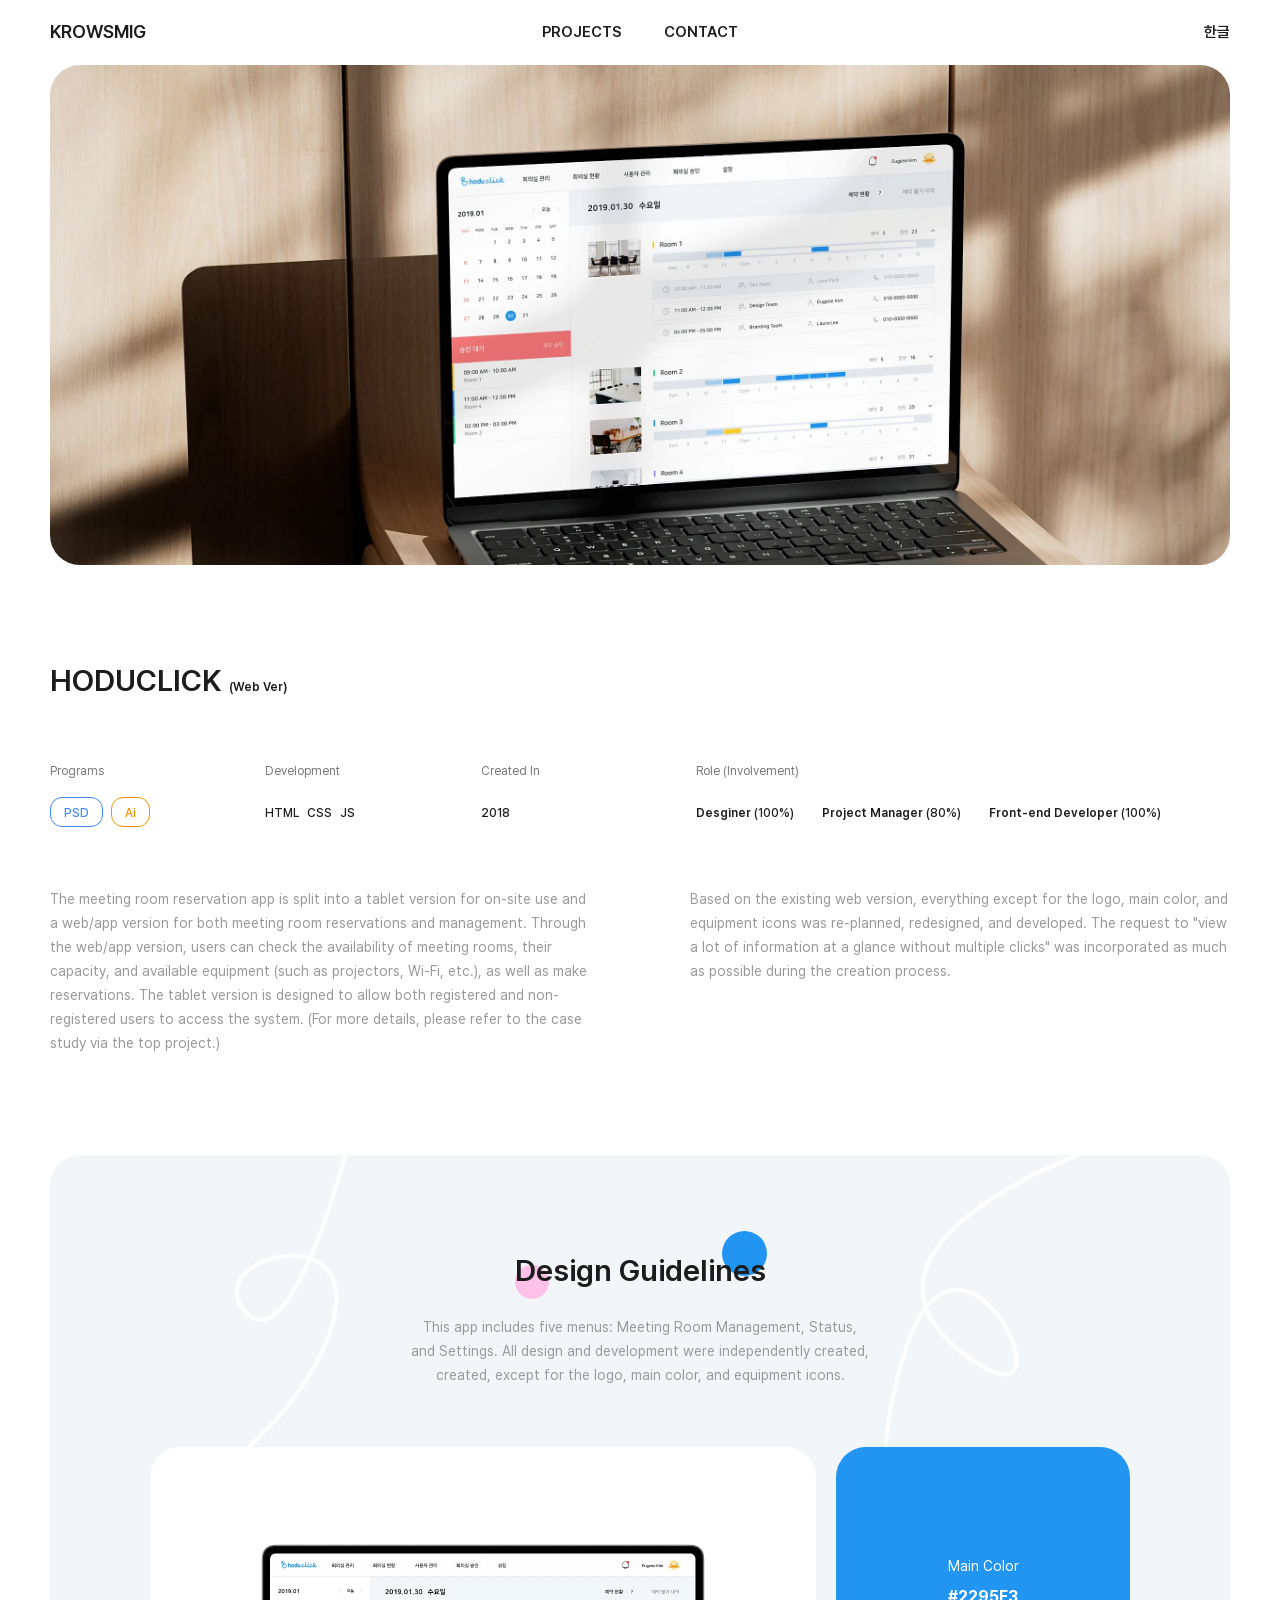
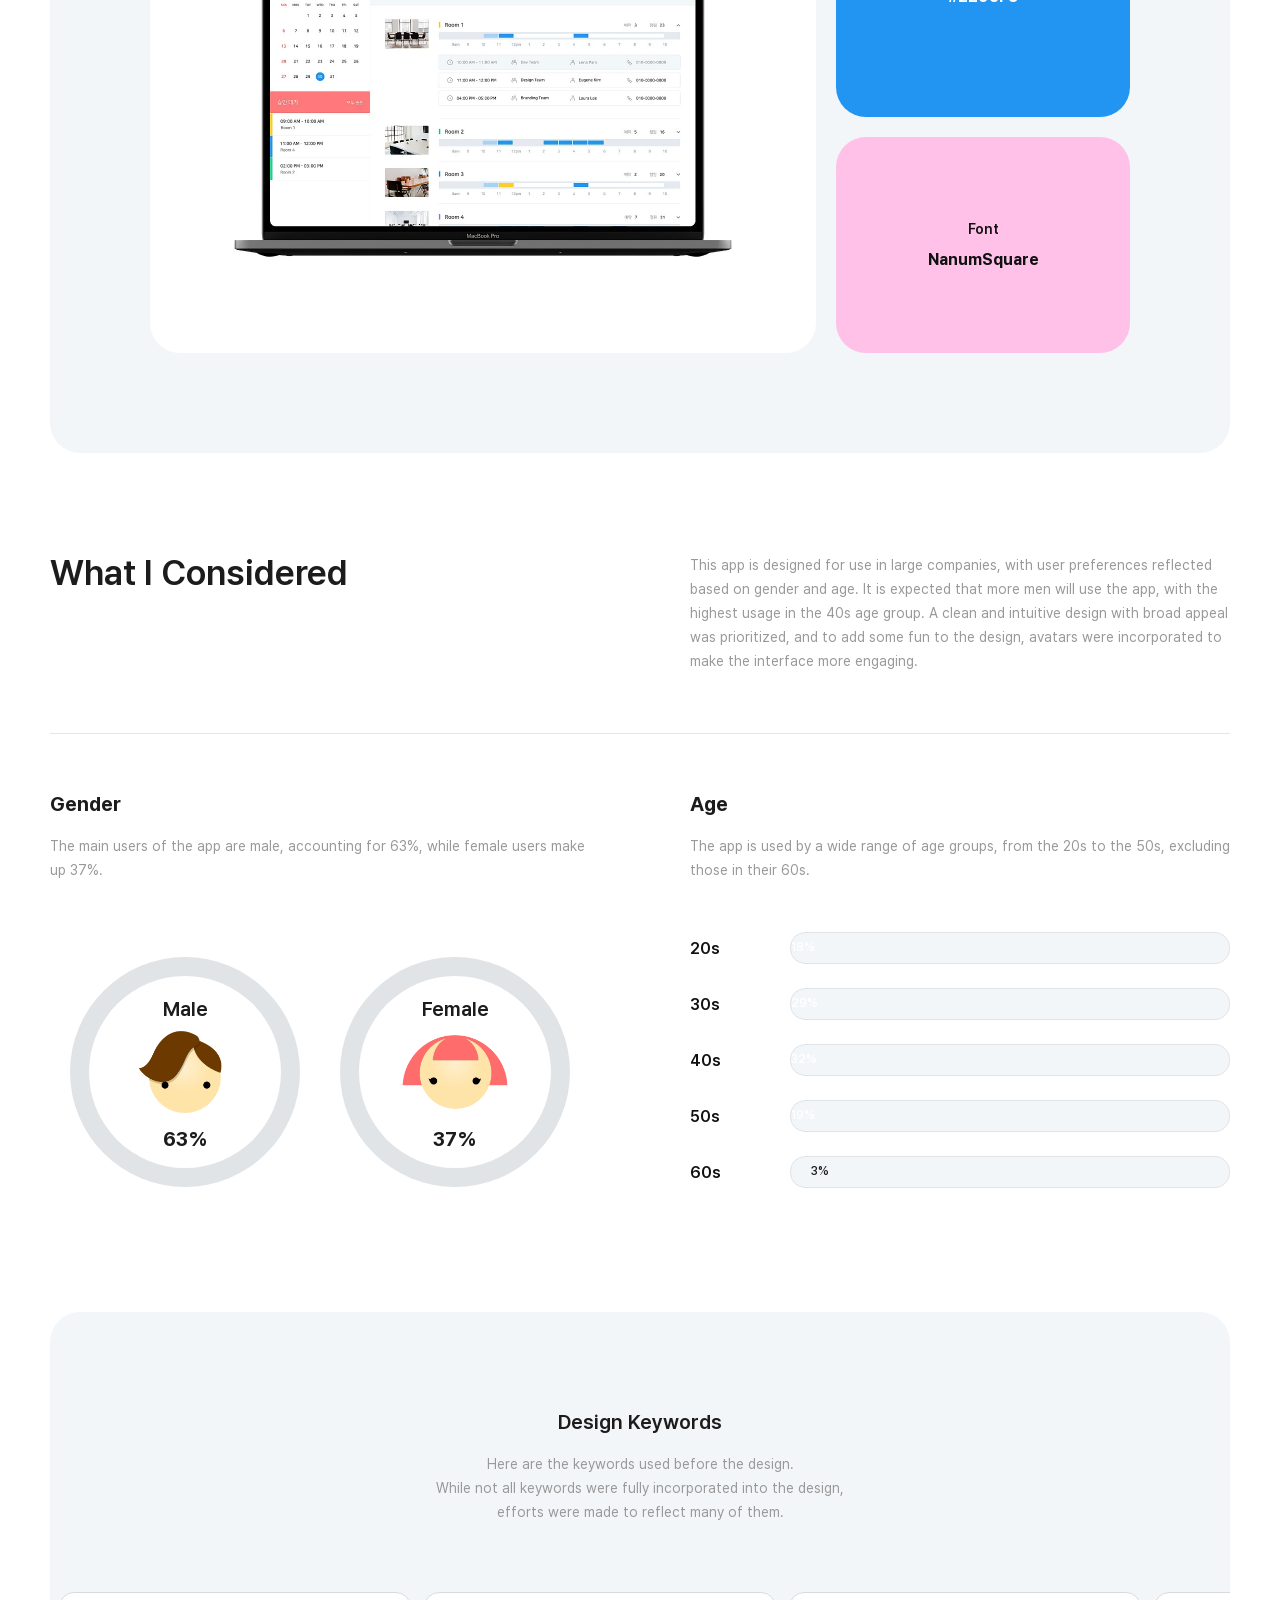
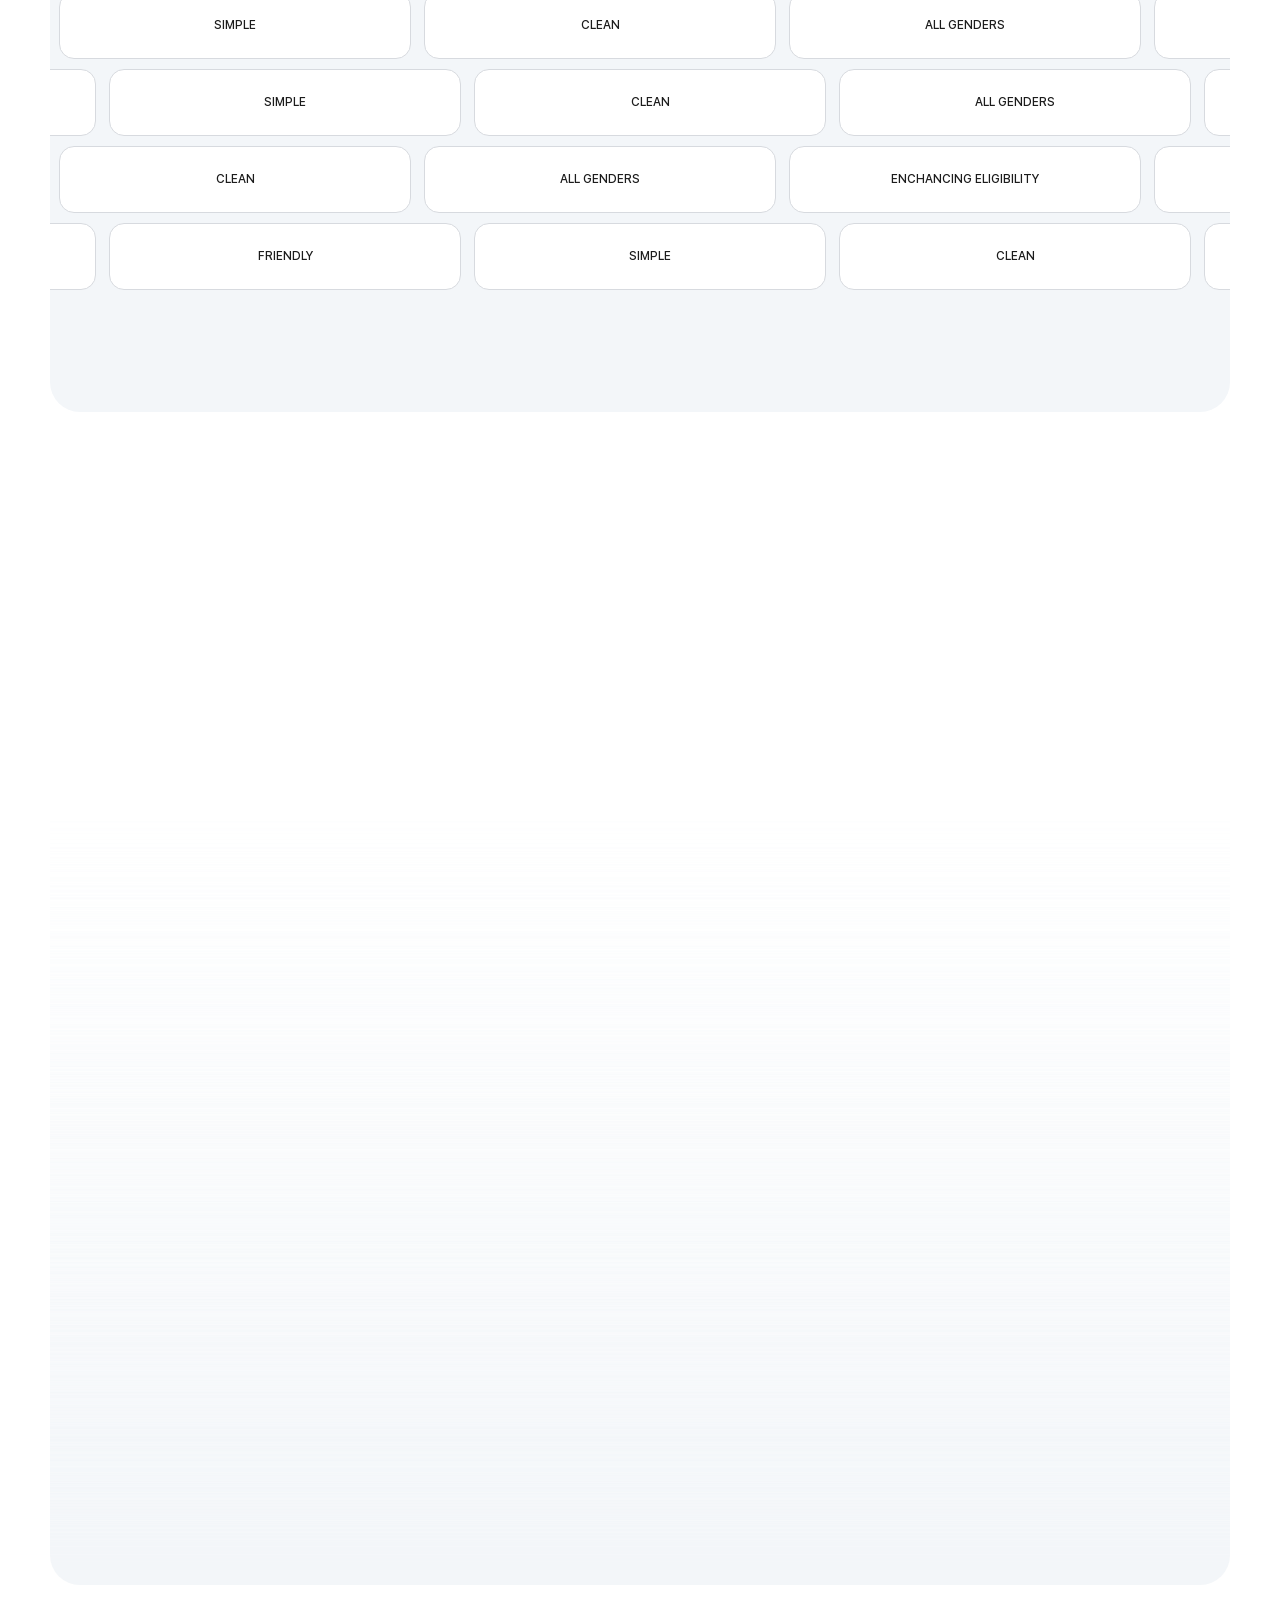
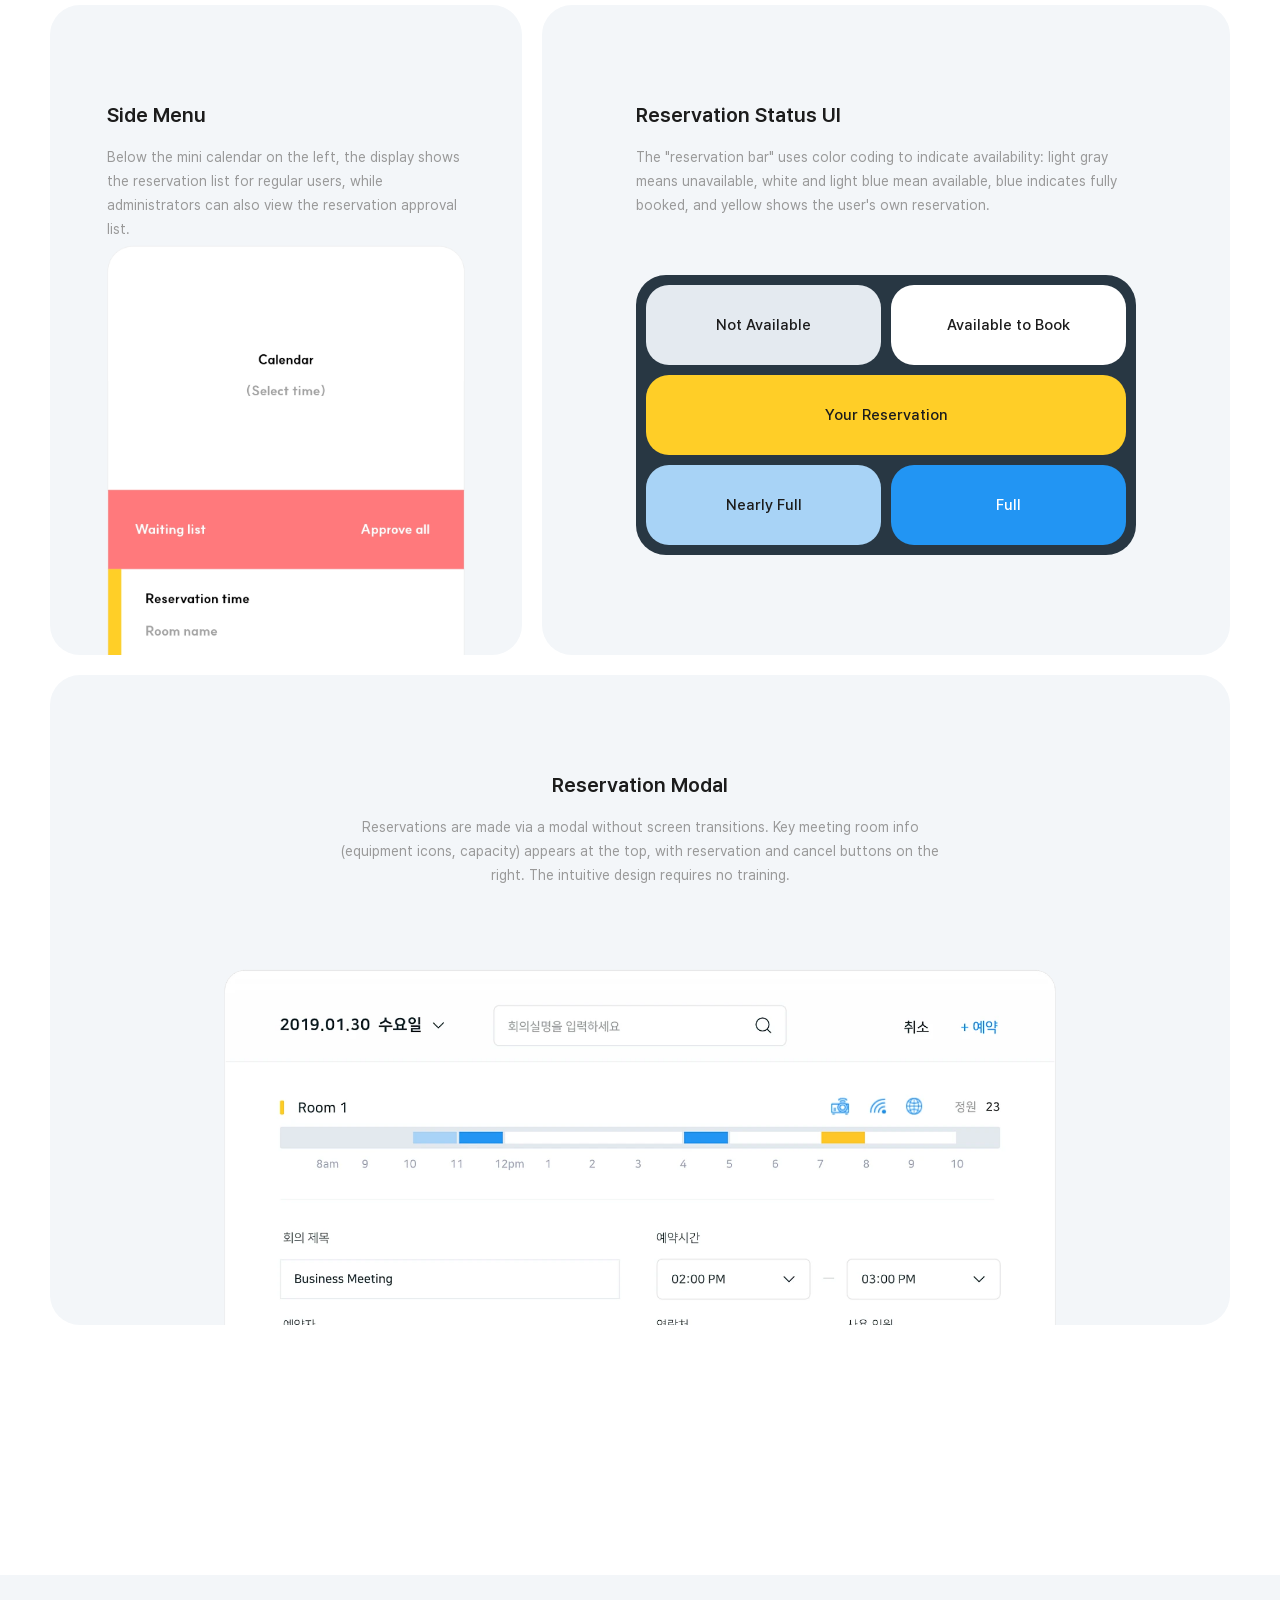
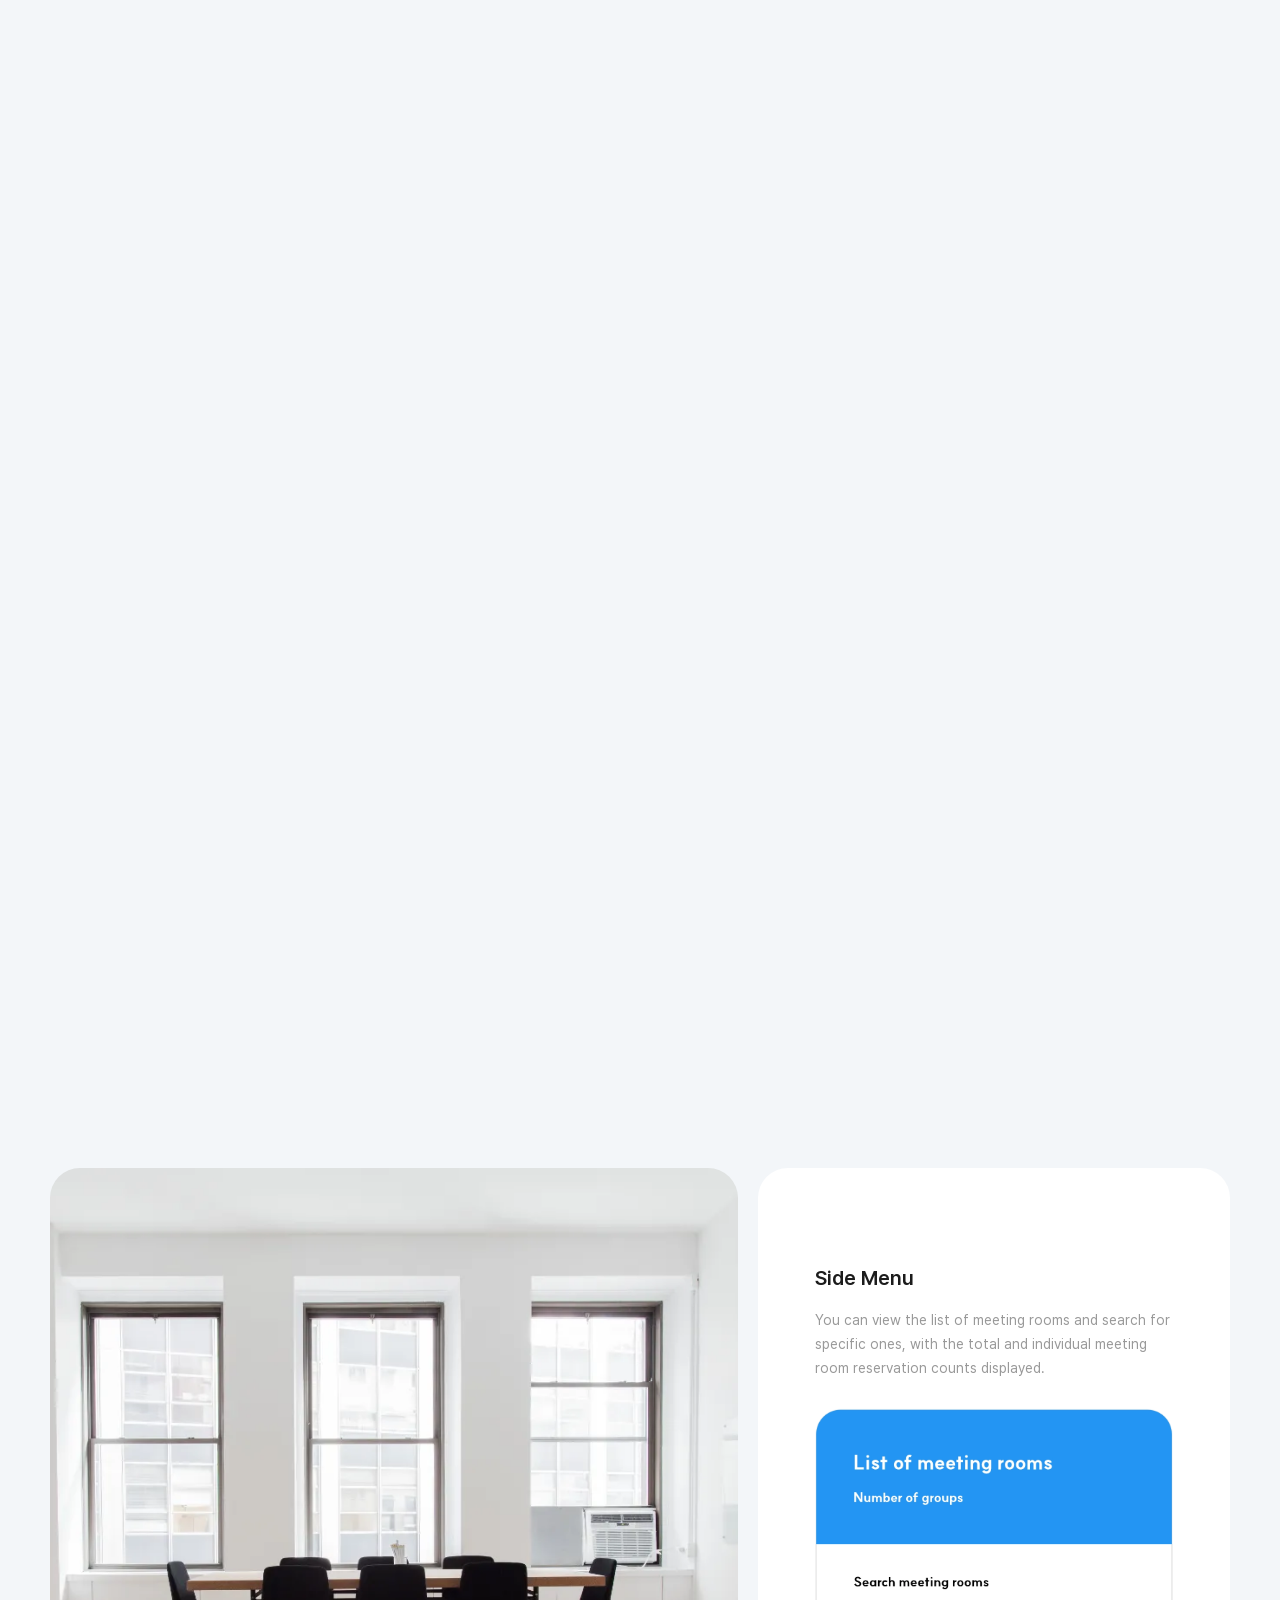
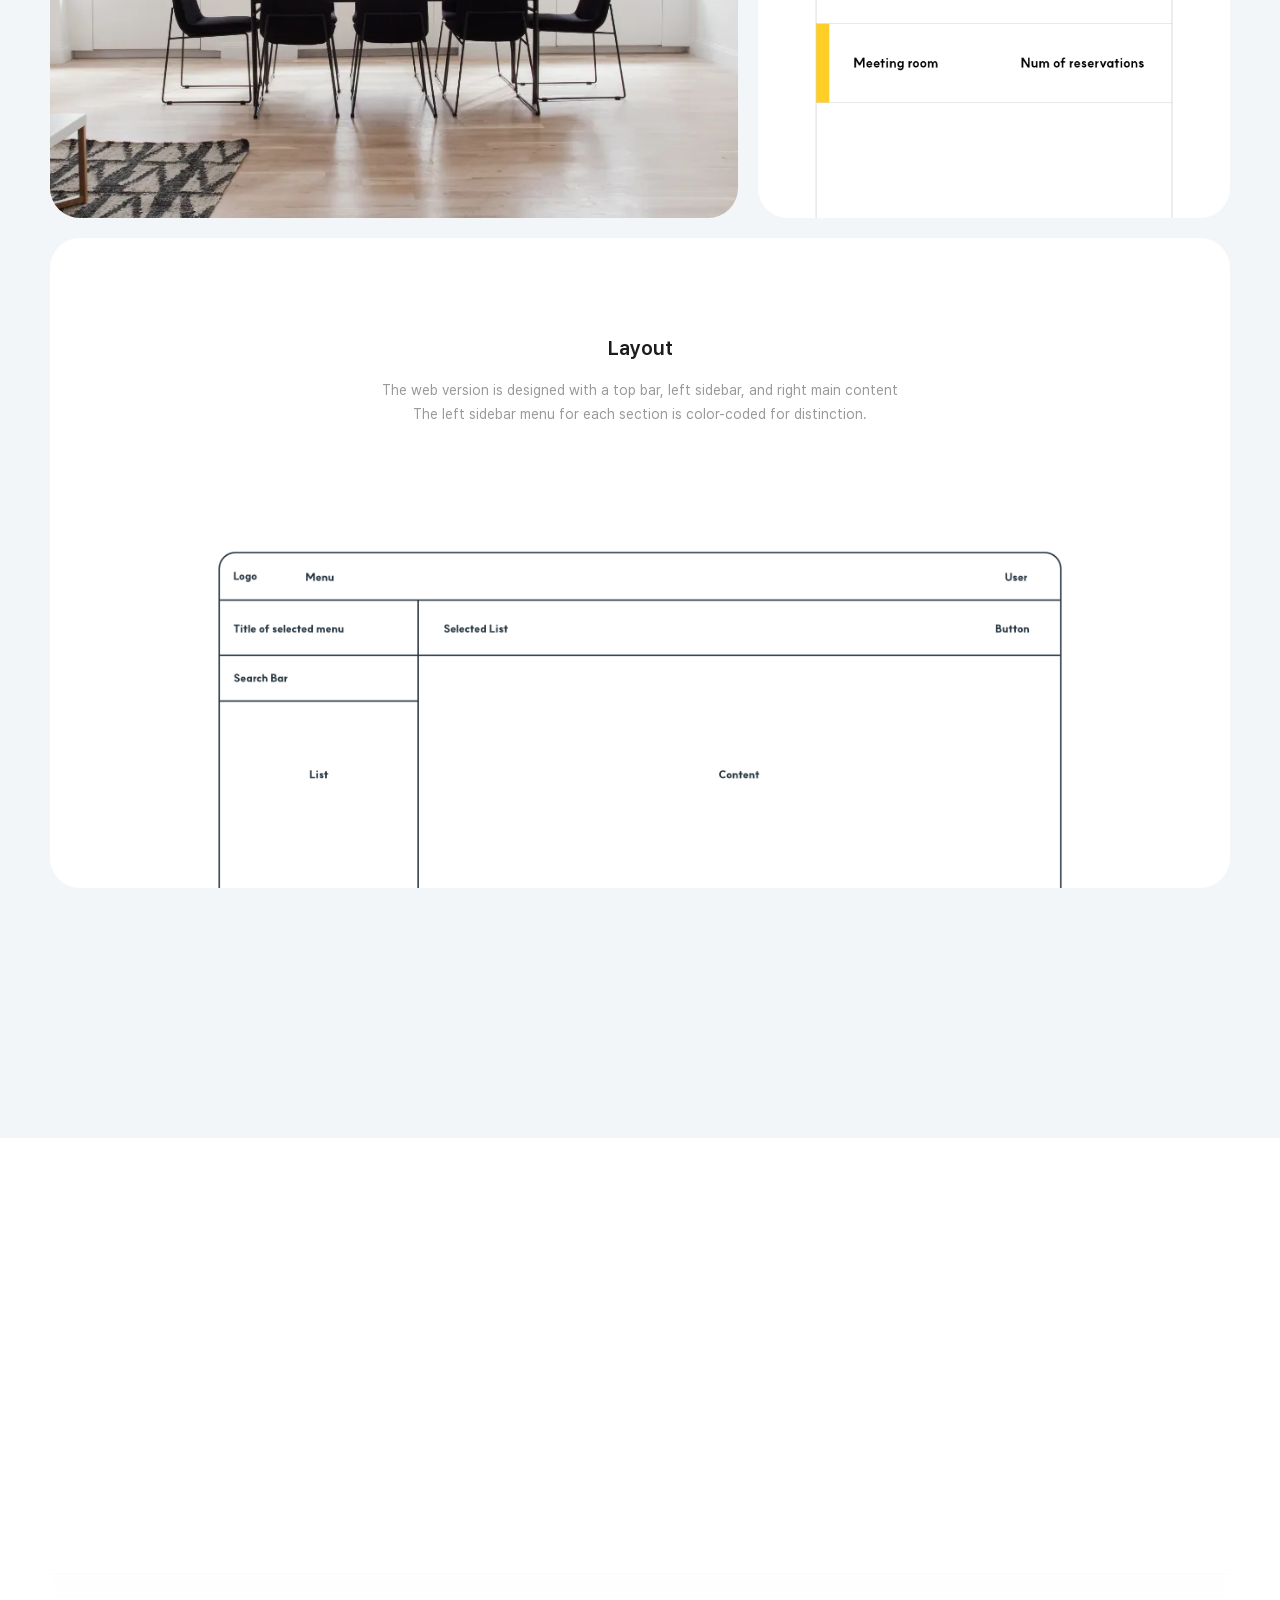
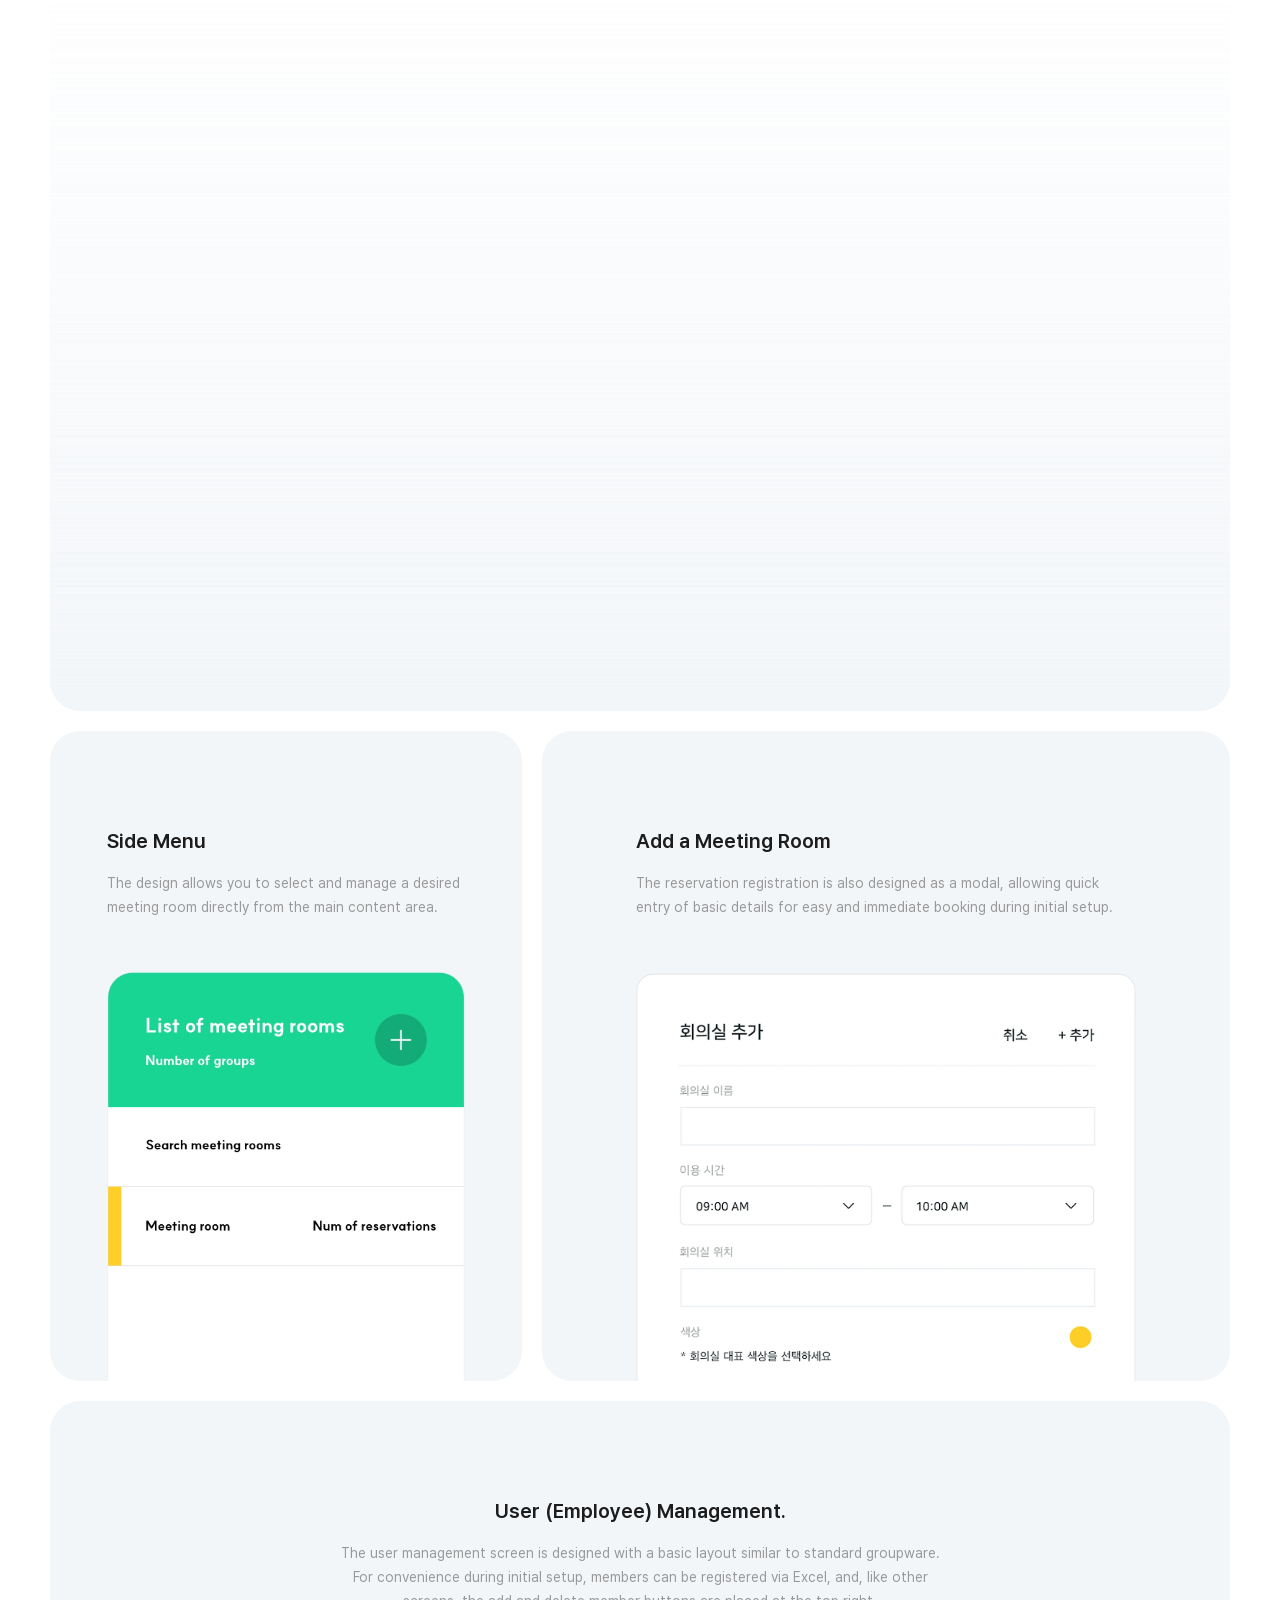
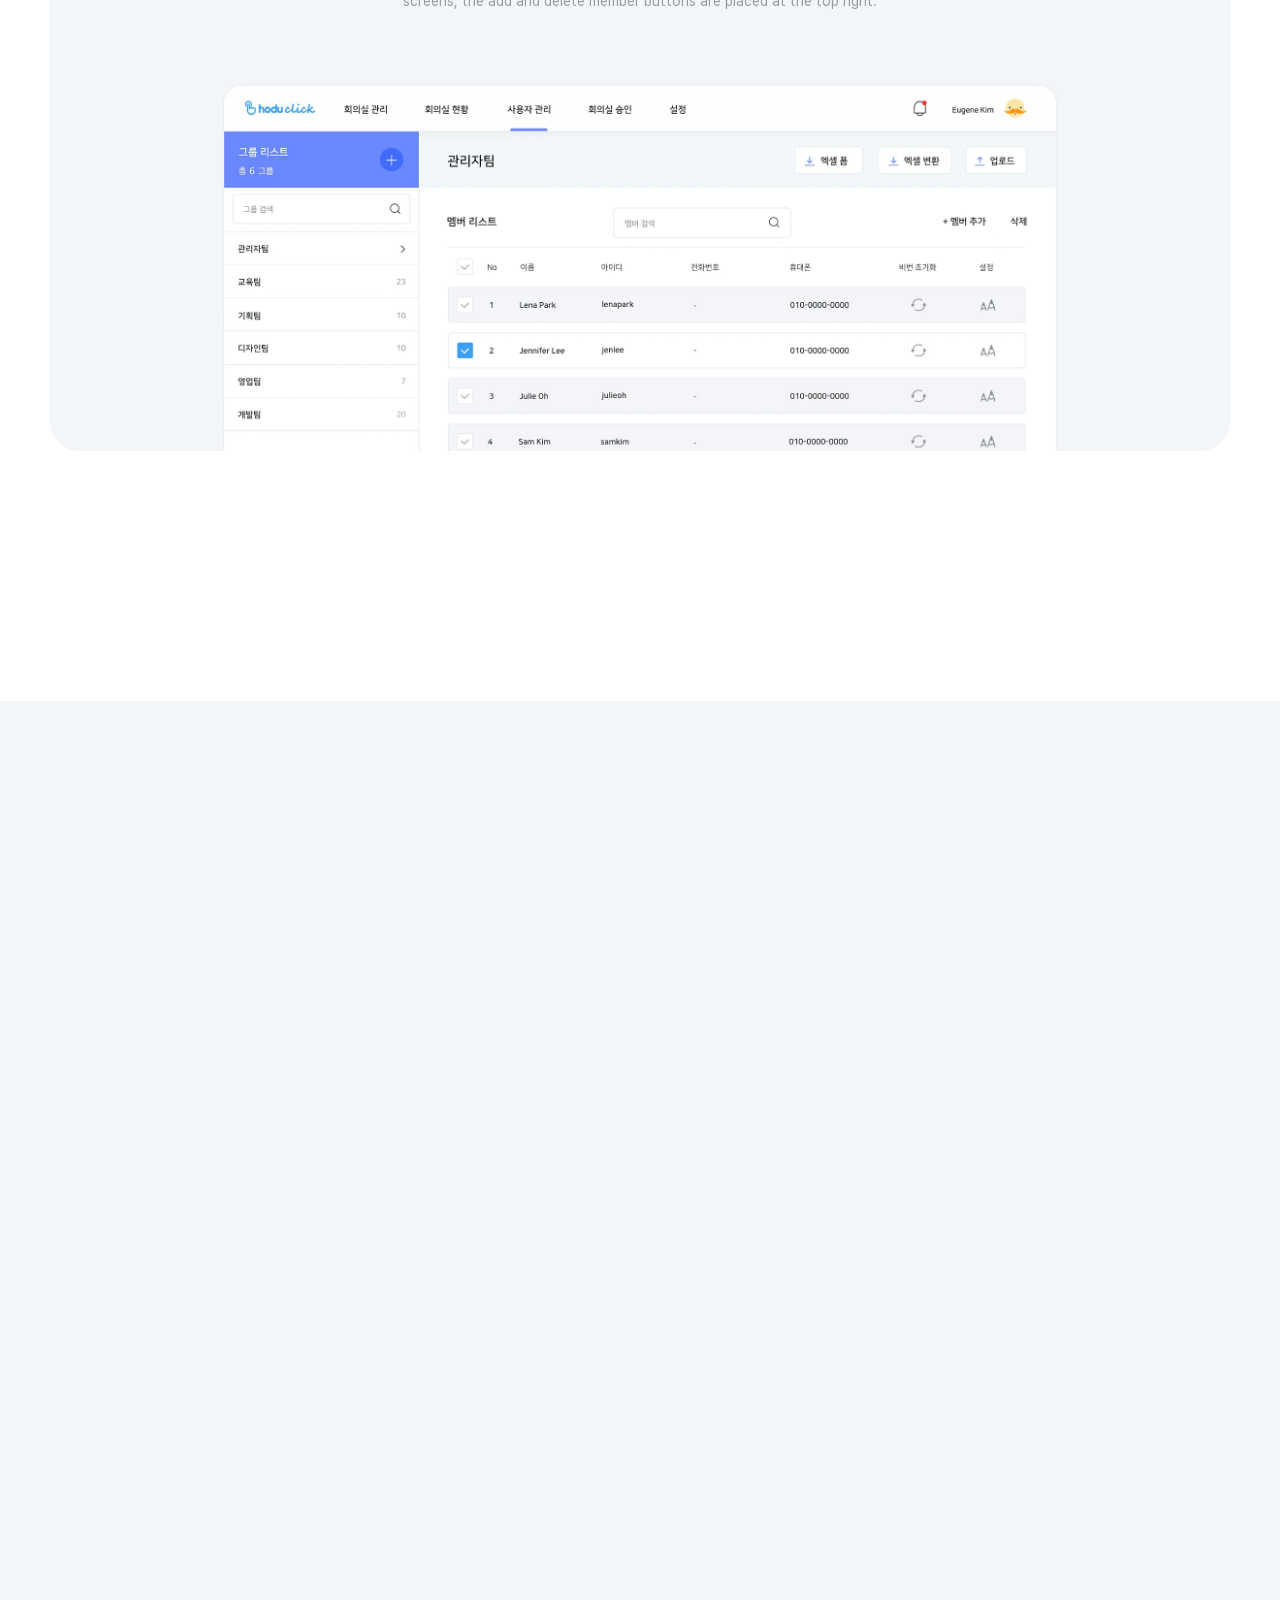
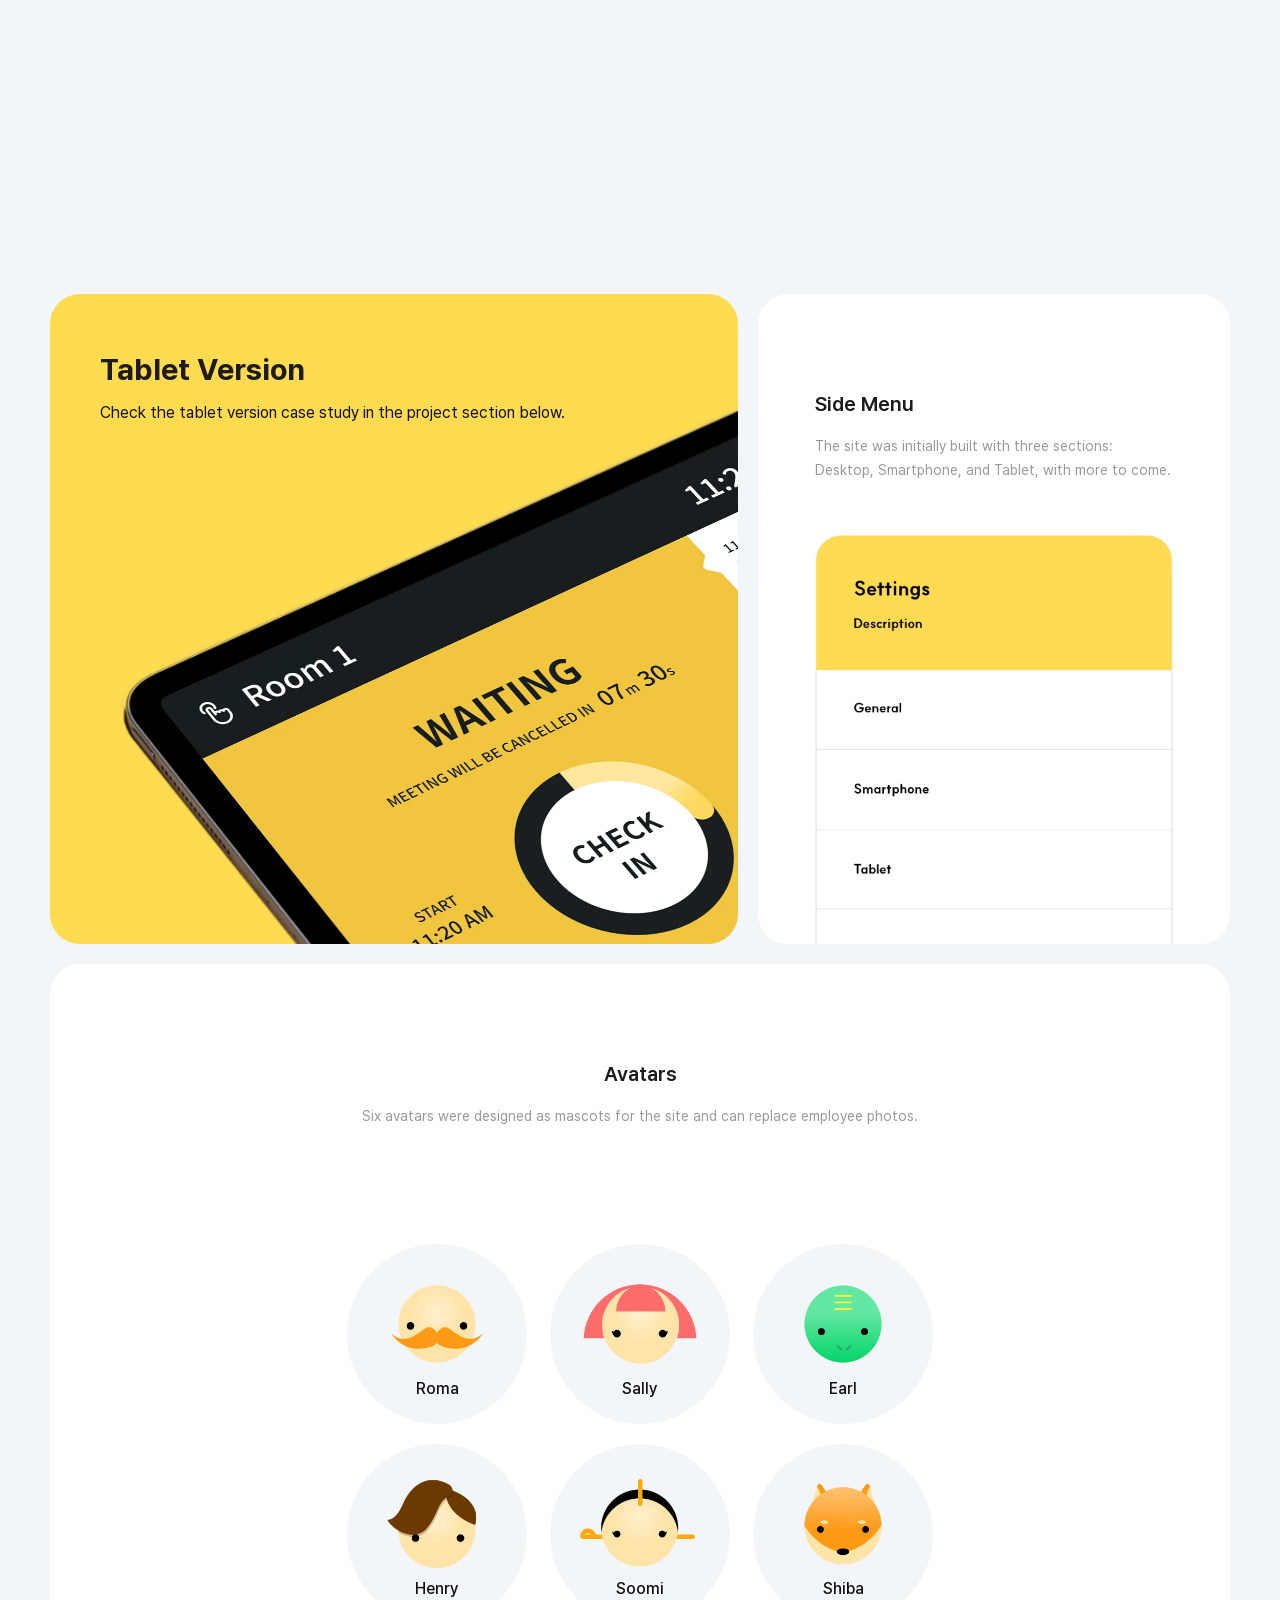
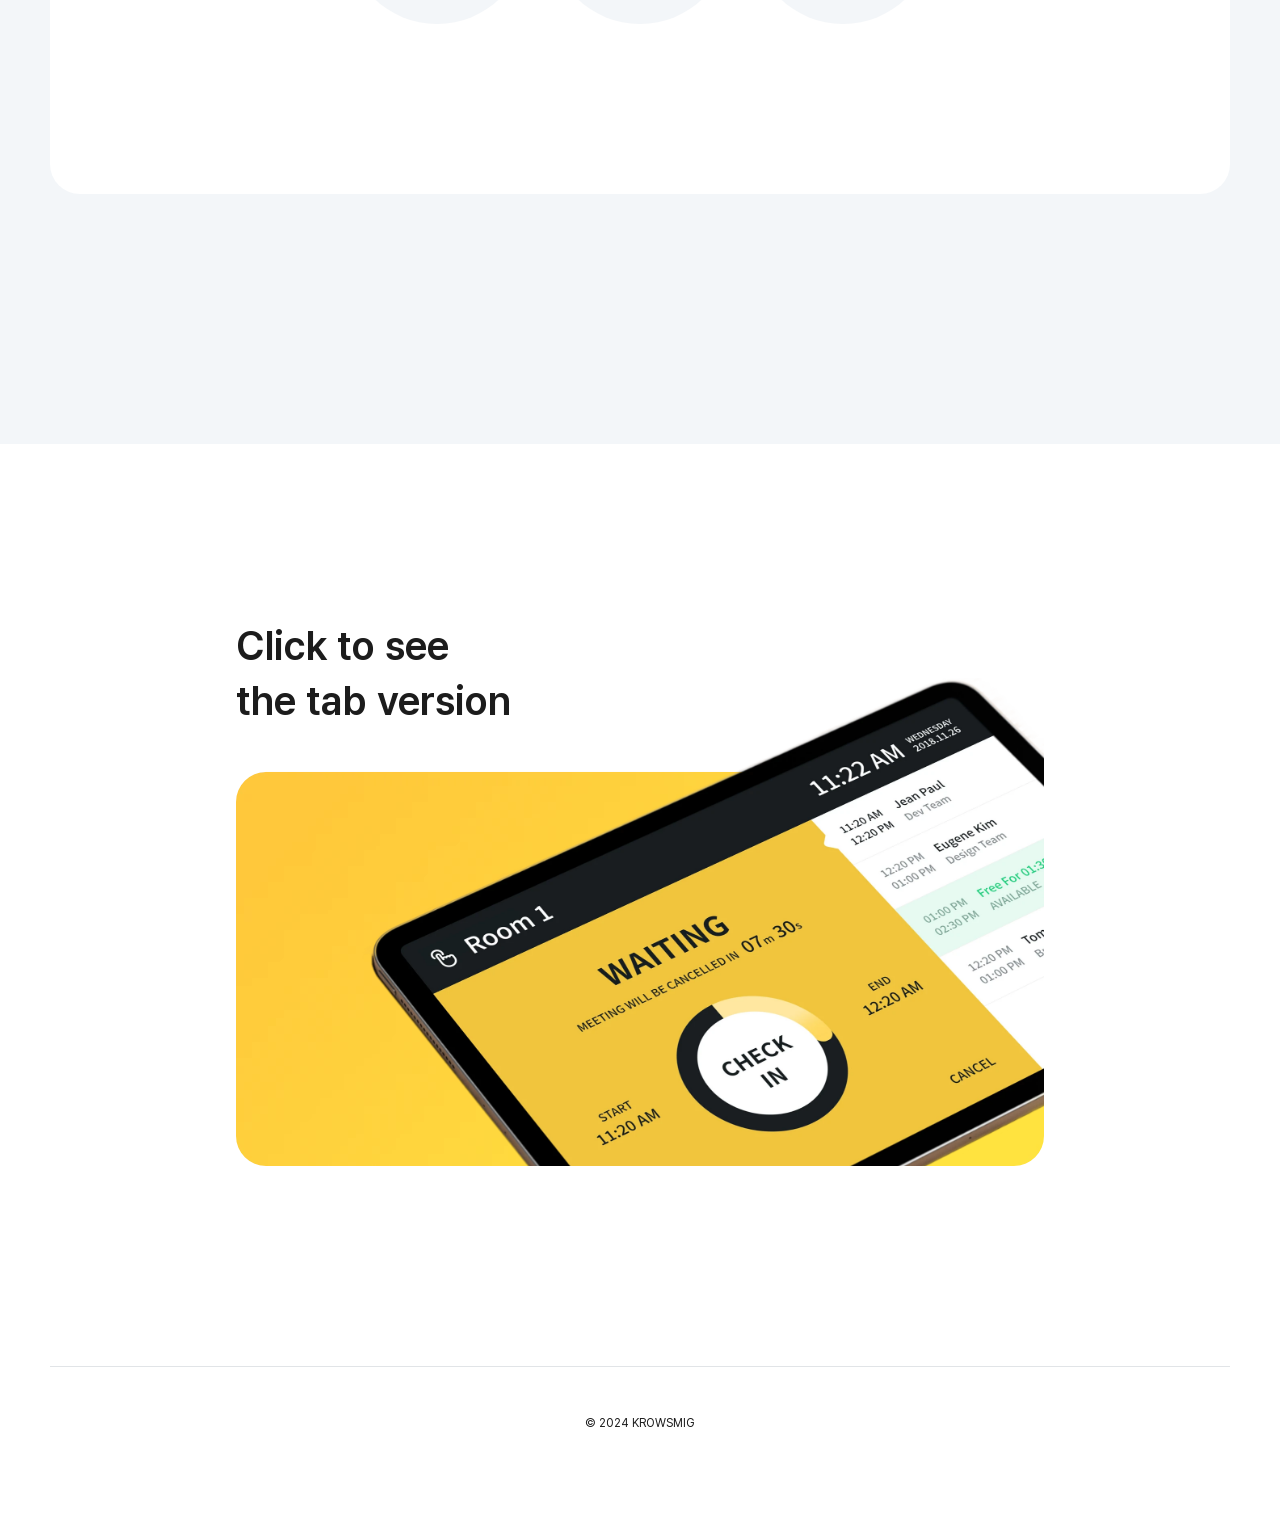
<file: en/hdck.html>
<!DOCTYPE html>
<html lang="en">
 	<head>
		<meta charset="utf-8">
		<meta name="viewport" content="width=device-width, initial-scale=1.0">
		<title>HODUCLICK | KROWSMIG</title>
		<meta name="description" content="This is the case study page for the HODUCLICK web version, which allows for meeting room management and reservations.">
		<meta name="keywords" content="HODUCLICK, meeting room management, meeting room reservation, HTML, CSS, jQuery, Web Designer, App Designer, front-end developer, KROWSMIG">
		<link rel="icon" href="../images/main/favicon.png">
		<link rel="stylesheet" type="text/css" href="../css/default.css">
		<link rel="stylesheet" type="text/css" href="../css/common.css">
		<link rel="stylesheet" type="text/css" href="../css/hdck.css">
		
		
		<script src="../js/jquery.js"></script>
		<script src="../js/sub_script.js"></script>
		<script src="../js/hdck_script.js"></script>

		<style type="text/css">
		</style>

		<script type="text/javascript">
		</script>
		
		<!-- Google tag (gtag.js) -->
		<script async src="https://www.googletagmanager.com/gtag/js?id=G-4524T4PMET"></script>
		<script>
		  window.dataLayer = window.dataLayer || [];
		  function gtag(){dataLayer.push(arguments);}
		  gtag('js', new Date());
		
		  gtag('config', 'G-4524T4PMET');
		</script>
	</head>
	<body>
		<!-- #wrapper -->
		<div id="wrapper">
			<!-- .main_bg -->
			<div class="main_div">

				<!-- #gnb -->
				<section id="gnb">
					<div class="top_div">
						<div class="rel_div">
							<h1><a href="../index_en.html" class="logo"><span class="img_logo">KROWSMIG</span></a></h1>
							<div class="right">
								<a href="#" class="on">EN</a>	
								<a href="../kr/hdck.html">한글</a>
							</div>
							<!-- .nav -->
							<div class="nav">
								<div class="burger">
									<h2>Menu</h2>
									<a href="">
										<span></span>
										<span></span>
										<span></span>
									</a>
								</div>
								<nav>
									<a href="#projects" class="">PROJECTS</a>	
									<a href="#about" class="">CONTACT</a>
								</nav>
							</div>
							<!-- .nav ends -->
							<div class="btm_line"><span></span></div>
						</div>
					</div>
				</section>
				<!-- #gnb ends -->


				<!-- #menu_div -->
				<div id="menu_div">
					<div class="menu_div">
						<ul>
							<li><a href="../en/ltch.html">LITCH <span>Application</span></a></li>
							<li><a href="../en/jndk.html">JANDIK <span>E-Commerce Site</span></a></li>
							<li><a href="../en/hdwk.html">HODUWORKS <span>Application</span></a></li>
							<li><a href="../en/hdhm.html">HODUHOME <span>Application</span></a></li>
							<li><a href="../en/hddc.html">HODUDOC <span>Application</span></a></li>
							<li><a href="../en/hd.html">HODU <span>Application</span></a></li>
							<li><a href="../en/hdck_tb.html">HODUCLICK (Tab) <span>Tablet Version</span></a></li>
						</ul>
					</div>
					<div class="cont_div">
						<a href="mailto:krowsmig@gmail.com" title="Click to send me an email">Send me an email <span>arrow</span></a>
					</div>
				</div>

				<!-- #main -->
				<section id="main">
					<div class="main wd_1920">
						<p class="brdr main_bg mgn_btm_100"><span class="main_img brdr">image of the web version of hoduclick</span></p>
						
					</div>
					<div class="quick_div wd_1920 pd_btm_160">
						<h1 class="fnt_30 pd_btm_40">HODUCLICK <span>(Web Ver)</span></h1>
						<ul class="summary_ul pd_btm_60">
							<li class="pr_li">
								<p class="title">Programs</p>
								<p>
									<span class="psd">PSD</span>
									<span class="ai">Ai</span>
								</p>
							</li>
							<li class="la_li">
								<p class="title">Development</p>
								<p>
									<span>HTML</span>
									<span>CSS</span>
									<span>JS</span>
								</p>
							</li>
							<li class="yy_li">
								<p class="title">Created In</p>
								<p><span>2018</span></p>
							</li>
							<li class="in_li">
								<p class="title">Role (Involvement)</p>
								<p>Desginer <span>(100%)</span>
								</p>
								<p>Project Manager <span>(80%)</span>
								</p>
								<p>Front-end Developer <span>(100%)</span>
								</p>
							</li>
						</ul>
						<div class="description_div">
							<p class="fnt_14 first_p">
								The meeting room reservation app is split into a tablet version for on-site use and a web/app version for both meeting room reservations and management. Through the web/app version, users can check the availability of meeting rooms, their capacity, and available equipment (such as projectors, Wi-Fi, etc.), as well as make reservations. The tablet version is designed to allow both registered and non-registered users to access the system. (For more details, please refer to the case study via the top project.)
							</p> 

							<p class="fnt_14 last_p">
								Based on the existing web version, everything except for the logo, main color, and equipment icons was re-planned, redesigned, and developed. The request to "view a lot of information at a glance without multiple clicks" was incorporated as much as possible during the creation process.
								
							</p>
						</div>
					</div>
					<div class="guide_div wd_1920 ">
						<div class="grey_bg brdr pd_tp_160 pd_btm_160">
							<span class="deco_line line_1"></span>
							<span class="deco_line line_2"></span>
							<span class="deco_dot dot_1 pink"></span>
							<span class="deco_dot dot_2 hdck"></span>
							<h2 class="fnt_30">Design Guidelines</h2>
							<p class="des fnt_14">
								This app includes five menus: Meeting Room Management, Status, <span class="break_line"></span>
								and Settings. All design and development were independently created, <span class="break_line"></span>
								created, except for the logo, main color, and equipment icons.
						</p>



							<ul class="guide_ul ">
								<li class="web_li">
									<p class="brdr">Web page Image</p>
								</li>
								<li class="main_li">
									<p class="brdr hdck">
										<span class="title fnt_14">Main Color</span>
										<span class="des fnt_16">#2295F3</span>
									</p>
								</li>
								<li class="font_li">
									<p class="brdr pink">
										<span class="title fnt_14">Font</span>
										<span class="des fnt_16">NanumSquare</span>
									</p>
								</li>
							</ul>
						</div>
					</div>
				</section>
				<!-- #main ends -->

				<!-- #contents -->
				<div id="contents" class="">
					<!-- #target -->
					<section id="target">
						<div class="target_div wd_1920 pd_tp_160">
							<h1 class="fnt_50">What I Considered</h1>
							<div class="description_div">
								<p class="fnt_14 first_p">
									This app is designed for use in large companies, with user preferences reflected based on gender and age. It is expected that more men will use the app, with the highest usage in the 40s age group. A clean and intuitive design with broad appeal was prioritized, and to add some fun to the design, avatars were incorporated to make the interface more engaging.
								</p>
							</div>
							<ul class="target_ul mgn_tp_60 pd_tp_60">
								<li class="gender_li">
									<p class="title fnt_20">Gender</p>
									<p class="des fnt_14">The main users of the app are male, accounting for 63%, while female users make up 37%.</p>
									<ul class="gender_ul">
										<li class="gender_graph_li">
											<ul class="detail_ul">
												<li class="gender_img_1">
													<span class="chart_span two_panels">
														<svg viewBox="0 0 63.6619772368 63.6619772368">
															<circle class="pie1" style="stroke:#2295F3;" cx="31.8309886184" cy="31.8309886184" r="15.9154943092"/>
															<circle class="pie2" style="stroke:#e1e4e7;" cx="31.8309886184" cy="31.8309886184" r="15.9154943092"/>
														</svg>
													</span>
													<ul class="gen_ul ic_p">
														<li>
															<h2 class="fnt_20">Male</h2>
														</li>
														<li>
															<p class="fnt_20">63%</p>
														</li>
													</ul>
												</li>
												<li class="gender_img_2">
													<span class="chart_span two_panels second">
														<svg viewBox="0 0 63.6619772368 63.6619772368">
															<circle class="pie1" style="stroke:#2295F3;" cx="31.8309886184" cy="31.8309886184" r="15.9154943092"/>
															<circle class="pie2" style="stroke:#e1e4e7;" cx="31.8309886184" cy="31.8309886184" r="15.9154943092"/>
														</svg>
													</span>
													<ul class="gen_ul ic_p">
														<li>
															<h2 class="fnt_20">Female</h2>
														</li>
														<li>
															<p class="fnt_20">37%</p>
														</li>
													</ul>
												</li>
											</ul>
										</li>
									</ul>
								</li>
								<li class="age_li">
									<p class="title fnt_20">Age</p>
									<p class="des fnt_14">The app is used by a wide range of age groups, from the 20s to the 50s, excluding those in their 60s.</p>
									<ul class="age_ul">
										<li class="">
											<ul class="detail_ul">
												<li class="li_1">
													<h2 class="fnt_16">20s</h2>
													<p class="grey_bg"><span class="color_span hdck">18%</span></p>
												</li>
												<li class="li_2">
													<h2 class="fnt_16">30s</h2>
													<p class="grey_bg"><span class="color_span hdck">29%</span></p>
												</li>
												<li class="li_3">
													<h2 class="fnt_16">40s</h2>
													<p class="grey_bg"><span class="color_span hdck">32%</span></p>
												</li>
												<li class="li_4">
													<h2 class="fnt_16">50s</h2>
													<p class="grey_bg"><span class="color_span hdck">19%</span></p>
												</li>
												<li class="li_5">
													<h2 class="fnt_16">60s</h2>
													<p class="grey_bg"><span class="color_span hdck"></span> 3%</p>
												</li>
											</ul>
										</li>
									</ul>
								</li>
								<li class="design_li grey_bg brdr mgn_tp_100 pd_tp_100 pd_btm_100">
									<h2 class="fnt_20">Design Keywords</h2>
									<p class="des fnt_14">
										Here are the keywords used before the design. <span class="break_line"></span>
										While not all keywords were fully incorporated into the design, <span class="break_line"></span>
										efforts were made to reflect many of them.</p>
									<ul class="design_ul">
										<li class="li_1">
											<ul>
												<li>SIMPLE</li>
												<li>CLEAN</li>
												<li>ALL GENDERS</li>
												<li>ENCHANCING ELIGIBILITY</li>
												<li>FRIENDLY</li>
												<li>SIMPLE</li>
												<li>CLEAN</li>
											</ul>
										</li>
										<li class="li_2">
											<ul>
												<li>ENCHANCING ELIGIBILITY</li>
												<li>FRIENDLY</li>
												<li>SIMPLE</li>
												<li>CLEAN</li>
												<li>ALL GENDERS</li>
												<li>ENCHANCING ELIGIBILITY</li>
												<li>FRIENDLY</li>
											</ul>
										</li>
										<li class="li_3">
											<ul>
												<li>CLEAN</li>
												<li>ALL GENDERS</li>
												<li>ENCHANCING ELIGIBILITY</li>
												<li>FRIENDLY</li>
												<li>SIMPLE</li>
												<li>CLEAN</li>
												<li>ENCHANCING ELIGIBILITY</li>
											</ul>
										</li>
										<li class="li_4">
											<ul>
												<li>ALL GENDERS</li>
												<li>ENCHANCING ELIGIBILITY</li>
												<li>FRIENDLY</li>
												<li>SIMPLE</li>
												<li>CLEAN</li>
												<li>ALL GENDERS</li>
												<li>ENCHANCING ELIGIBILITY</li>
											</ul>
										</li>
									</ul>
								</li>
							</ul>
						</div>
					</section>
					<!-- #target ends -->

					<!-- #img_title_1 -->
					<section id="img_title_1" class="wd_100 mgn_tp_160">
						<div class="img_title_div wd_1920 pd_tp_160">
							<span class="deco_dot red"></span>
							<div class="title_div gradi_bg pd_btm_100">
								<h1 class="fnt_50">Reserve <br> a Meeting Room.</h1>
								<p class="des fnt_14">The main screen features a mini calendar and a left-side menu, with the main content displaying a list of registered meeting rooms. <span class="break_line"></span>
									Each room shows a photo, basic information, and a "reservation bar" that indicates the booking status, with colors to differentiate availability.</p>
								<p class="img_title_1 mgn_tp_100 lazy_img lazy_css">image of a web version of calendar </p>
							</div>
						</div>
					</section>
					<!-- #img_title_1 ends -->
					<!-- #content_1 -->
					<section id="content_1" class="wd_1920 ">
						<div class="content_div">
							<ul>
								<li class="li_1 wd_40per">
									<div class="grey_bg brdr">
										<dl>
											<dt class="fnt_20">Side Menu</dt>
											<dd class="des fnt_14">Below the mini calendar on the left, the display shows the reservation list for regular users, while administrators can also view the reservation approval list.
											</dd>
											<dd class="content_dd lazy_img lazy_css">
												image of left side menu
											</dd>
										</dl>
									</div>
								</li>
								<li class="li_2 wd_60per lt">
									<div class="grey_bg brdr">
										<dl>
											<dt class="fnt_20">Reservation Status UI</dt>
											<dd class="des fnt_14">The "reservation bar" uses color coding to indicate availability: light gray means unavailable, white and light blue mean available, blue indicates fully booked, and yellow shows the user's own reservation.
											</dd>
										</dl>
										<ul class="res_ui brdr">
											<li class="li_1">
												<span class="sp_1 grey_blue">Not Available</span>
											</li>
											<li class="li_2">
												<span class="sp_2">Available to Book</span>
											</li>
											<li class="li_3">
												<span class="sp_3 yellow">Your Reservation</span>
											</li>
											<li class="li_4">
												<span class="sp_4 l_blue">Nearly Full</span>
											</li>
											<li class="li_5">
												<span class="sp_5 hdck">Full</span>
											</li>
										</ul>
									</div>
								</li>
								<li class="li_3">
									<div class="grey_bg brdr">
										<dl>
											<dt class="fnt_20">Reservation Modal</dt>
											<dd class="des fnt_14">Reservations are made via a modal without screen transitions. Key meeting room info (equipment icons, capacity) appears at the top, with reservation and cancel buttons on the right. The intuitive design requires no training.
											</dd>
											<dd class="content_dd lazy_img lazy_css">
												image of reservaton modal
											</dd>
										</dl>
									</div>
								</li>
							</ul>
							
						</div>
					</section>
					<!-- #content_1 ends -->

					<!-- .cont_2 -->
					<div class="cont_2 grey_bg mgn_tp_300 pd_tp_160 pd_btm_300">
						<!-- #img_title_2 -->
						<section id="img_title_2" class="wd_100">
							<div class="img_title_div wd_1920 pd_tp_160">
								<span class="deco_dot hdck"></span>
								<div class="title_div pd_btm_100">
									<h1 class="fnt_50">Reservations<br> On a Calendar</h1>
									<div class="pagination"></div>
									<p class="des fnt_14">Meeting room status can be viewed by month, week, or day on the calendar. <span class="break_line"></span>
										Each meeting room is color-coded for easy reservation tracking.</p>
									<p class="img_title_1 img_title_2 mgn_tp_100 lazy_img lazy_css">image of a web version of calendar </p>
								</div>
							</div>
						</section>
						<!-- #img_title_2 ends -->
						<!-- #content_2 -->
						<section id="content_2" class="wd_1920 ">
							<div class="content_div">
								<ul>
									<li class="li_1 wd_60per rt">
										<div class="grey_bg brdr lazy_img lazy_css">
											image of a meeting room
										</div>
									</li>
									<li class="li_2 wd_40per">
										<div class="grey_bg white_bg brdr">
											<dl>
												<dt class="fnt_20">Side Menu</dt>
												<dd class="des fnt_14">You can view the list of meeting rooms and search for specific ones, with the total and individual meeting room reservation counts displayed.
 												</dd>
												<dd class="content_dd lazy_img lazy_css">
													image of left side menu
												</dd>
											</dl>
										</div>
									</li>
									<li class="li_3">
										<div class="grey_bg white_bg brdr">
											<dl>
												<dt class="fnt_20">Layout</dt>
												<dd class="des fnt_14">The web version is designed with a top bar, left sidebar, and right main content <br>
												The left sidebar menu for each section is color-coded for distinction.
												</dd>
												<dd class="content_dd lazy_img lazy_css">
													image of reservaton modal
												</dd>
											</dl>
										</div>
									</li>
								</ul>
								
							</div>
						</section>
						<!-- #content_2 ends -->
					</div>
					<!-- .cont_2 ends -->


					<!-- #img_title_3 -->
					<section id="img_title_3" class="wd_100 mgn_tp_160">
						<div class="img_title_div wd_1920 pd_tp_160">
							<span class="deco_dot green"></span>
							<span class="deco_dot purple"></span>
							<div class="title_div gradi_bg pd_btm_100">
								<h1 class="fnt_50">Meeting Room <br>Management.</h1>
								<p class="des fnt_14">Meeting room info is displayed in a clear card format, <span class="break_line"></span>
									simplifying management tasks like booking, editing, and deleting.</p>
								<p class="img_title_1 img_title_3 mgn_tp_100 lazy_img lazy_css">image of a web version of calendar </p>
							</div>
						</div>
					</section>
					<!-- #img_title_3 ends -->
					<!-- #content_3 -->
					<section id="content_3" class="wd_1920 ">
						<div class="content_div">
							<ul>
								<li class="li_1 wd_40per">
									<div class="grey_bg brdr">
										<dl>
											<dt class="fnt_20">Side Menu</dt>
											<dd class="des fnt_14">The design allows you to select and manage a desired meeting room directly from the main content area.
											</dd>
											<dd class="content_dd lazy_img lazy_css">
												image of left side menu
											</dd>
										</dl>
									</div>
								</li>
								<li class="li_2 wd_60per lt">
									<div class="grey_bg brdr">
										<dl>
											<dt class="fnt_20">Add a Meeting Room</dt>
											<dd class="des fnt_14">The reservation registration is also designed as a modal, allowing quick entry of basic details for easy and immediate booking during initial setup.
											</dd>
											<dd class="content_dd lazy_img lazy_css">
												image of left side menu
											</dd>
										</dl>
										
									</div>
								</li>
								<li class="li_3">
									<div class="grey_bg brdr">
										<dl>
											<dt class="fnt_20">User (Employee) Management.</dt>
											<dd class="des fnt_14">
												The user management screen is designed with a basic layout similar to standard groupware. For convenience during initial setup, members can be registered via Excel, and, like other screens, the add and delete member buttons are placed at the top right.
											</dd>
											<dd class="content_dd lazy_img lazy_css">
												image of reservaton modal
											</dd>
										</dl>
									</div>
								</li>
							</ul>
							
						</div>
					</section>
					<!-- #content_3 ends -->

					<!-- .cont_4 -->
					<div class="cont_4 grey_bg mgn_tp_300 pd_tp_160 pd_btm_300">
						<!-- #img_title_4 -->
						<section id="img_title_4" class="wd_100">
							<div class="img_title_div wd_1920 pd_tp_160">
								<span class="deco_dot yellow"></span>
								<div class="title_div pd_btm_100">
									<h1 class="fnt_50">Settings <br> and Avatars</h1>
									<div class="pagination"></div>
									<p class="des fnt_14">Through the settings screen, you can adjust the settings for <span class="break_line"></span>smartphones (the app version is not included) and tablets. </p>
									<p class="img_title_1 img_title_4 mgn_tp_100 lazy_img lazy_css">image of a web version of calendar </p>
								</div>
							</div>
						</section>
						<!-- #img_title_4 ends -->
						<!-- #content_4 -->
						<section id="content_4" class="wd_1920 ">
							<div class="content_div">
								<ul>
									<li class="li_1 wd_60per rt">
										<div class="grey_bg brdr lazy_img lazy_css">
											<p class="title fnt_30">Tablet Version</p>
											<p class="des fnt_16">Check the tablet version case study in the project section below.
											</p>
										</div>
									</li>
									<li class="li_2 wd_40per">
										<div class="grey_bg white_bg brdr">
											<dl>
												<dt class="fnt_20">Side Menu</dt>
												<dd class="des fnt_14">The site was initially built with three sections: Desktop, Smartphone, and Tablet, with more to come.
												</dd>
												<dd class="content_dd lazy_img lazy_css">
													image of left side menu
												</dd>
											</dl>
										</div>
									</li>
									<li class="li_3">
										<div class="grey_bg white_bg brdr">
											<dl>
												<dt class="fnt_20">Avatars</dt>
												<dd class="des fnt_14">Six avatars were designed as mascots for the site and can replace employee photos.
												</dd>
											</dl>
											<ul class="ch_ul">
												<li class="ch_1 fnt_16 lazy_img lazy_css">Roma</li>
												<li class="ch_2 fnt_16 lazy_img lazy_css">Sally</li>
												<li class="ch_3 fnt_16 lazy_img lazy_css">Earl</li>
												<li class="ch_4 fnt_16 lazy_img lazy_css">Henry</li>
												<li class="ch_5 fnt_16 lazy_img lazy_css">Soomi</li>
												<li class="ch_6 fnt_16 lazy_img lazy_css">Shiba</li>
											</ul>
										</div>
									</li>
								</ul>
								
							</div>
						</section>
						<!-- #content_4 ends -->
					</div>
					<!-- .cont_4 ends -->

					<!-- #content_5 -->
					<section id="content_5" class="mgn_tp_300 pd_btm_300 wd_1920">
						<div class="rel">
							<a href="../en/hdck_tb.html" class="lazy_img lazy_css"><span>Click to see<br>the tab version</span></a>
						</div>
					</section>
					<!-- #content_5 ends -->

				</div>
				<!-- #contents ends -->

				<!-- .top_btn -->
				<div class="top_div">
					<a href="#wrapper" class="top_btn">Back to the top</a>
				</div>
				<!-- .top_btn ends -->


				<!-- #footer -->
				<section id="footer" class="wd_1920 pd_btm_160 pd_tp_60">
					<p class="eng_ft">© 2024 KROWSMIG</p>
				</section>
				<!-- #footer ends -->
			</div>

			<!-- .main_bg ends -->
		</div>
		<!-- #wrapper ends-->

		<!-- loading -->
		<div class="ld_bg">
			<div class="ld_box">
				<div class="first_orbit obt"></div>
				<div class="second_orbit obt"></div>
				<div class="third_orbit obt">LOADING</div>
			</div>
		</div>
	</body>
</html>
</file>
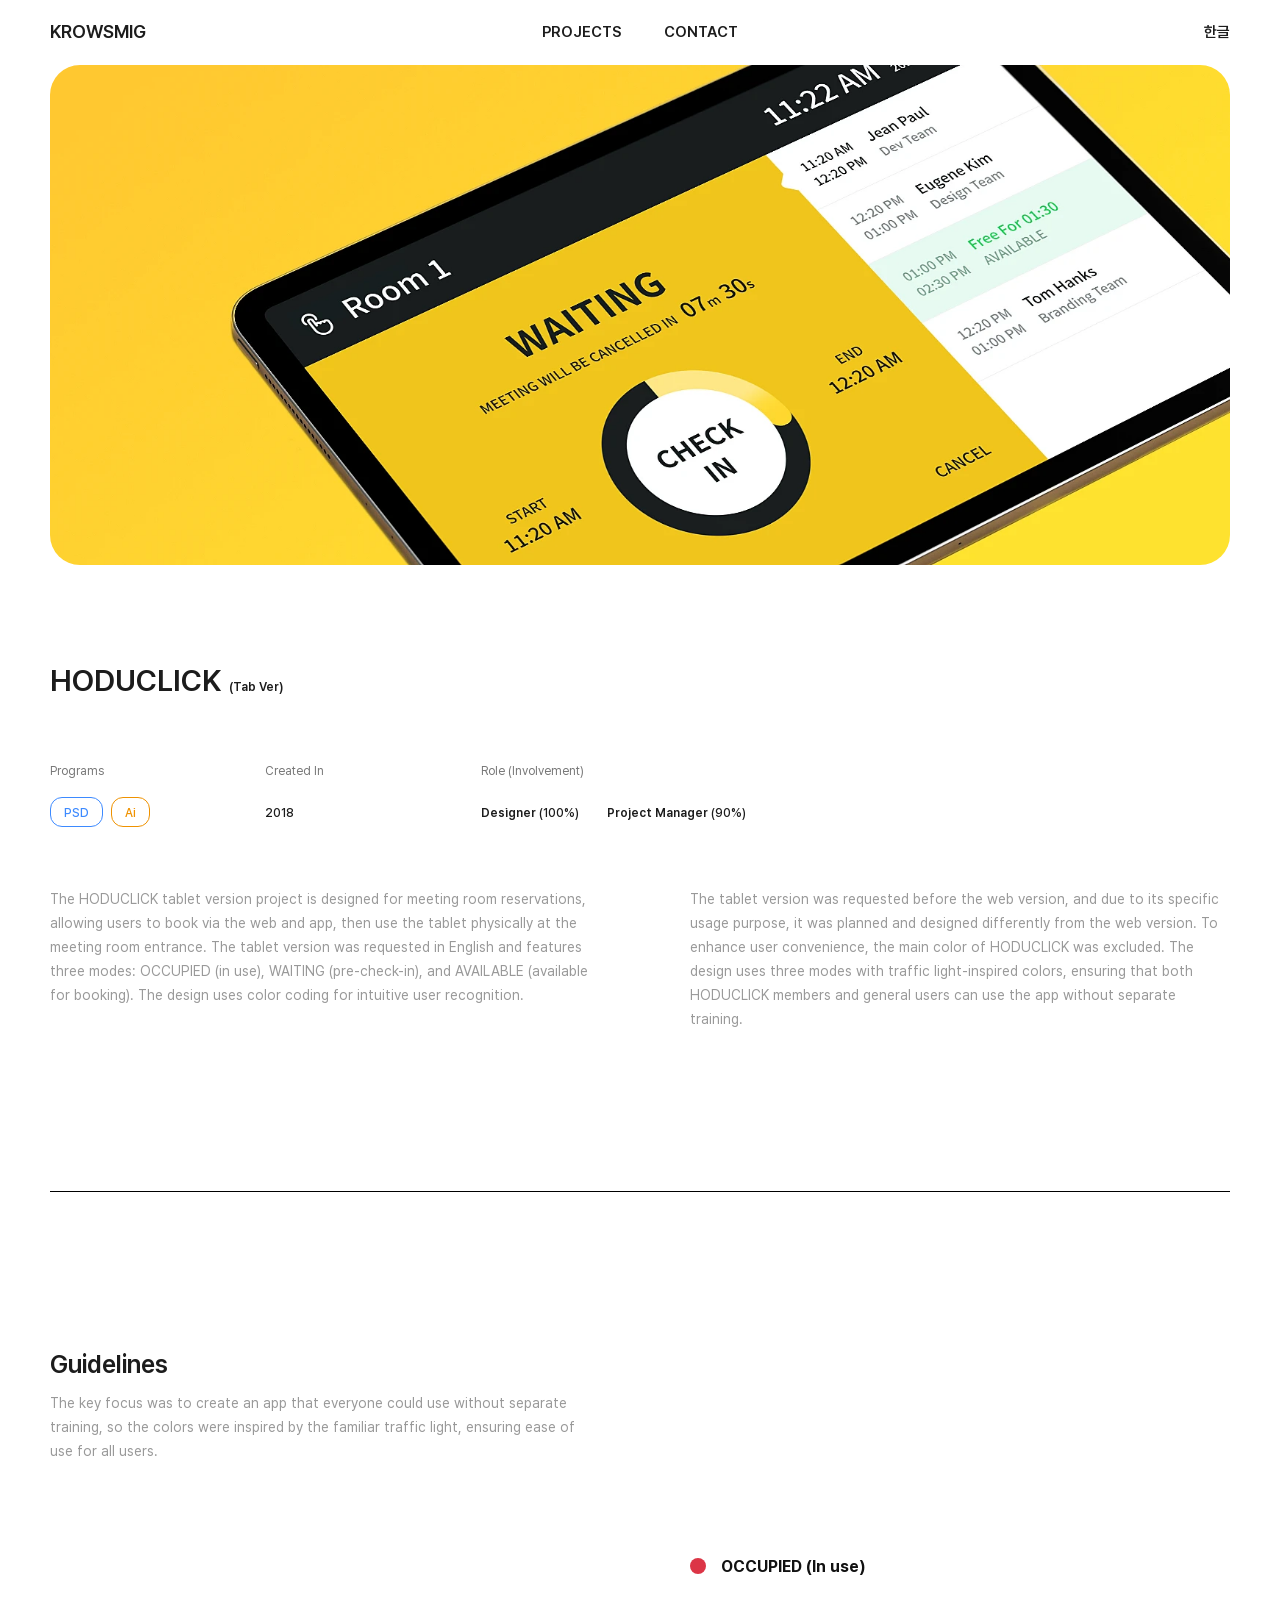
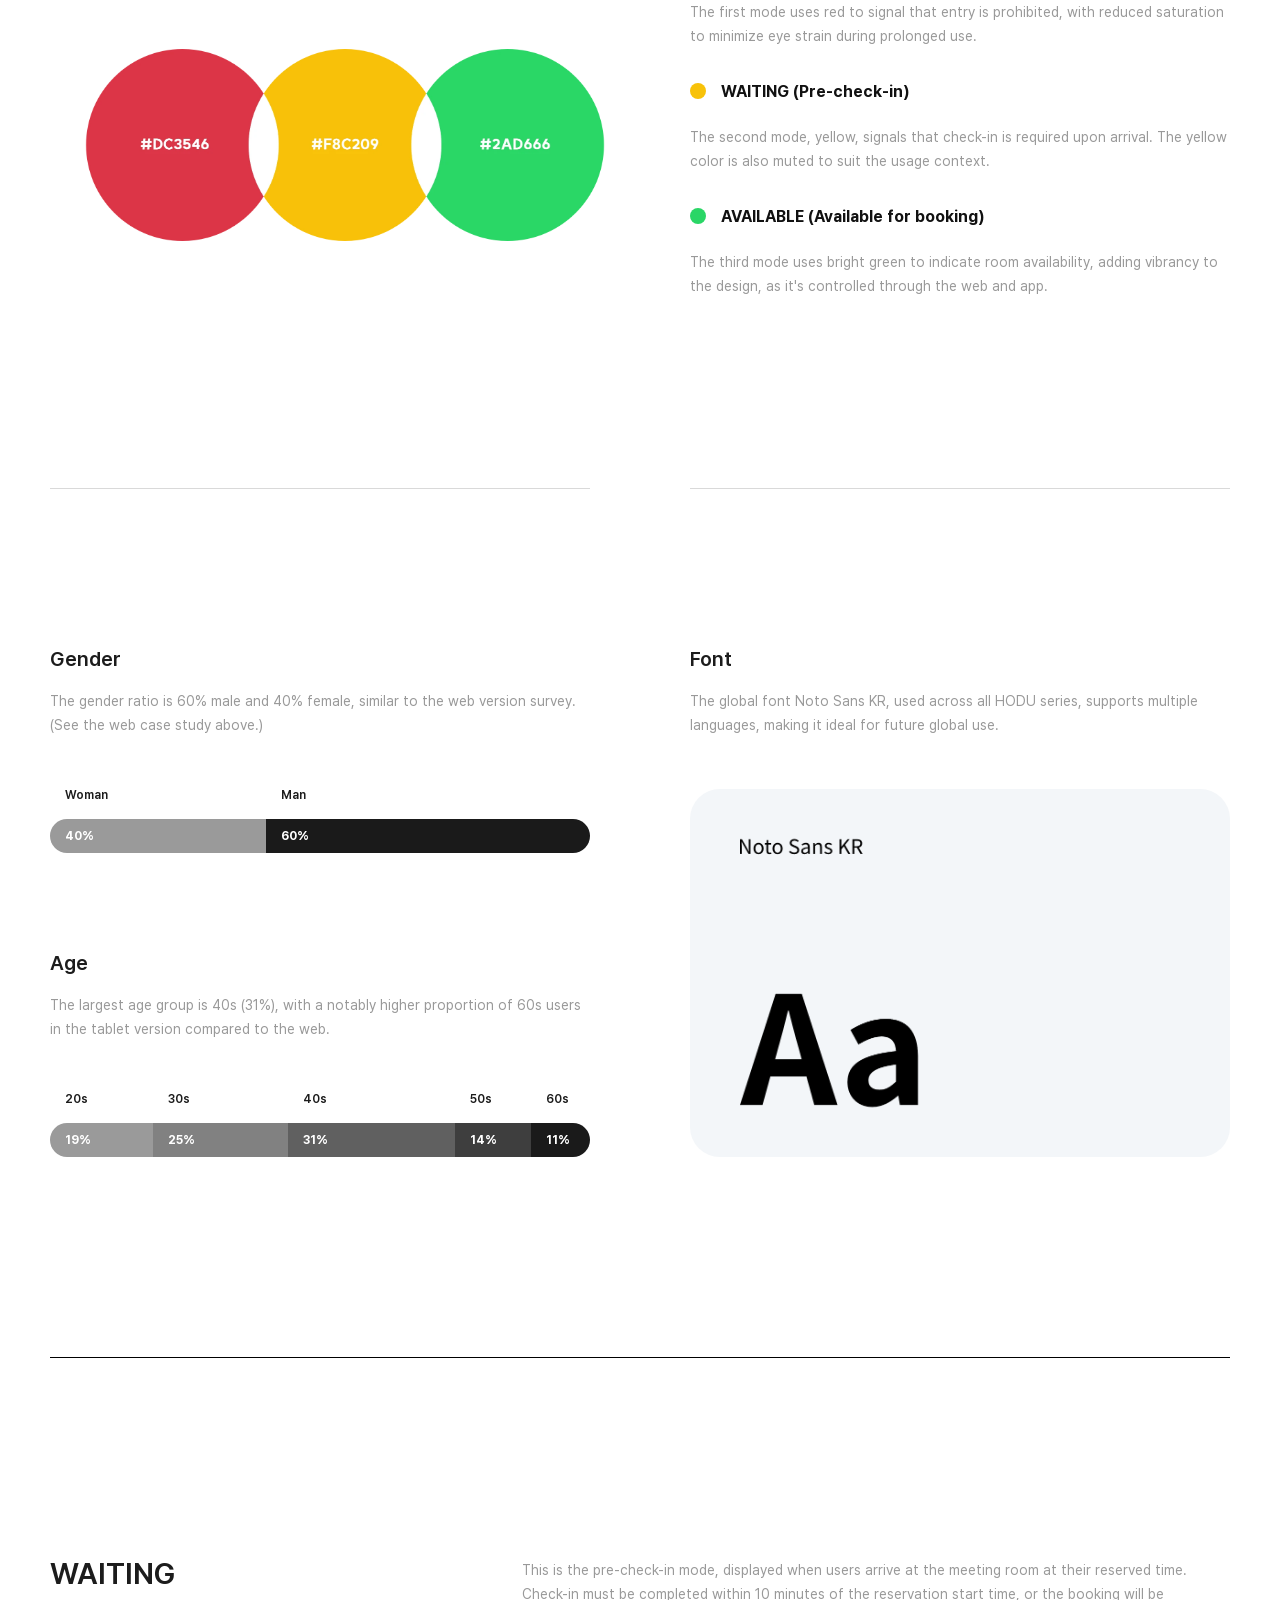
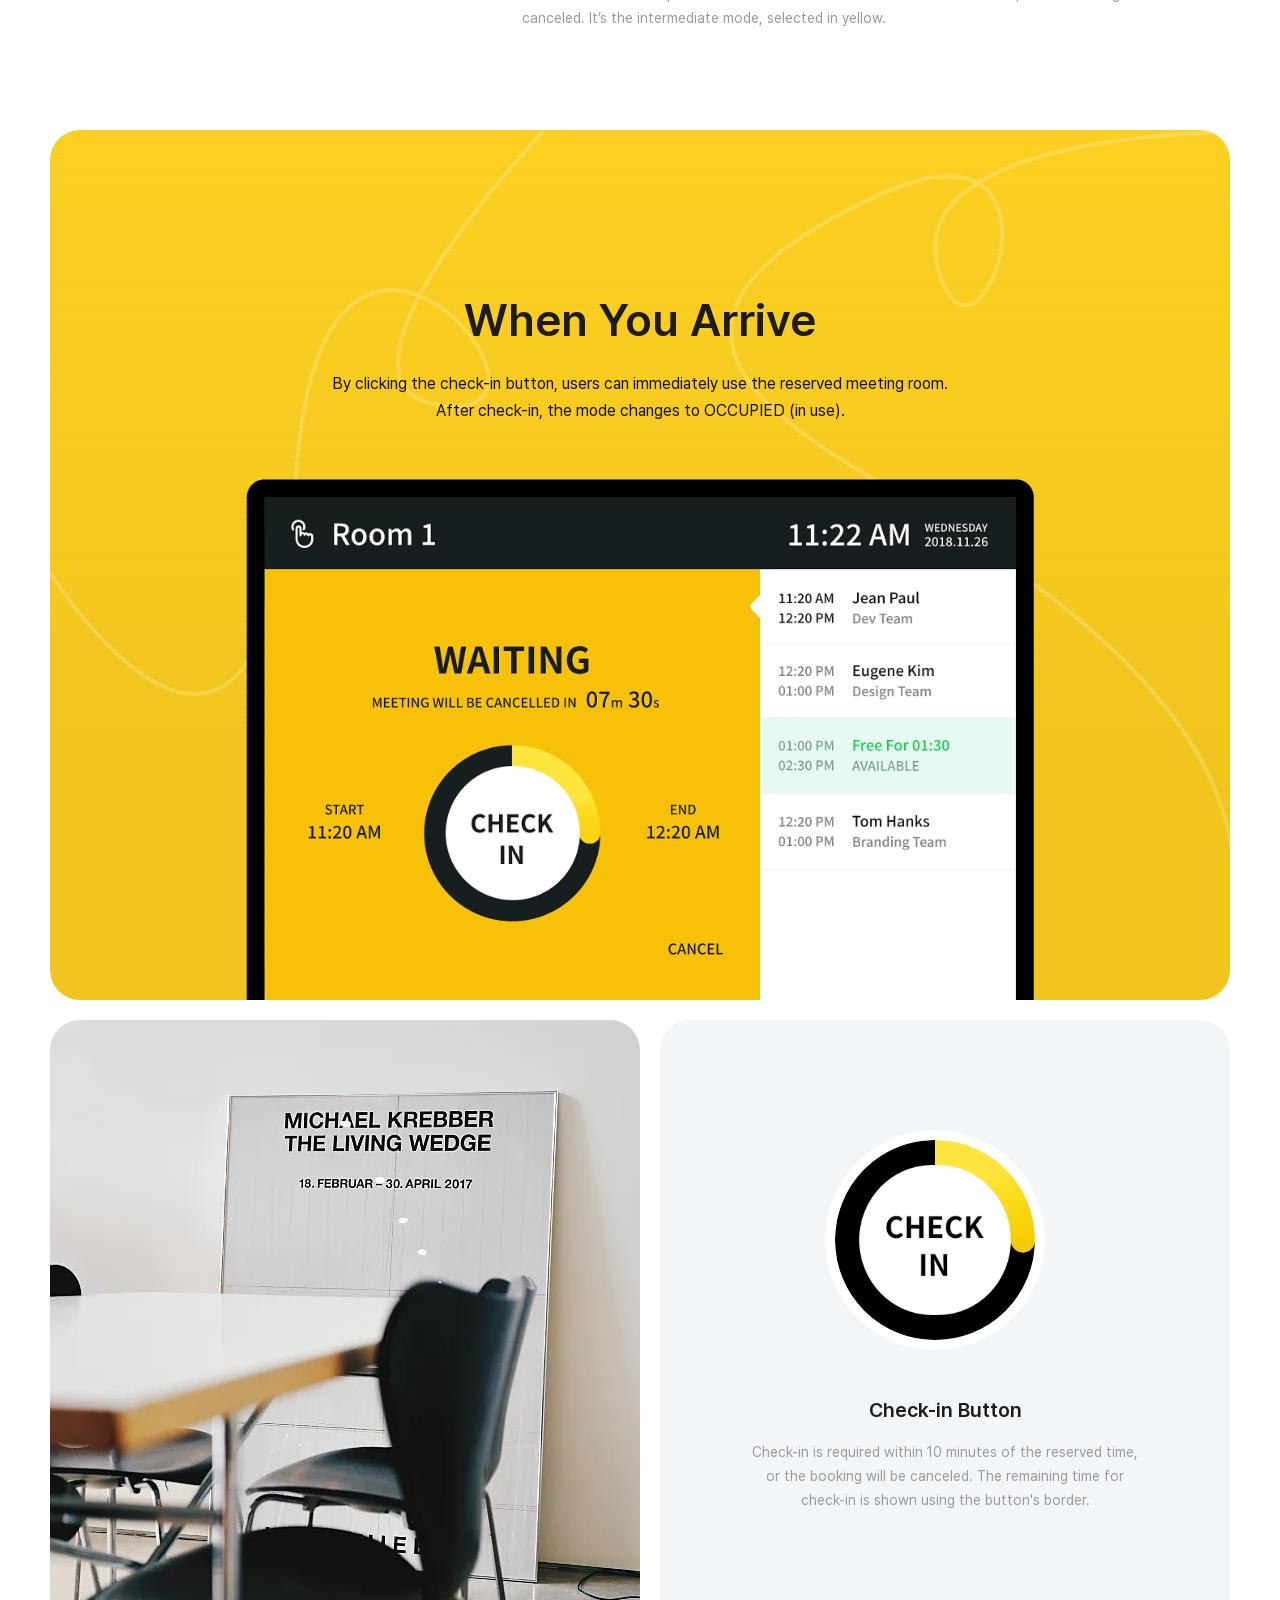
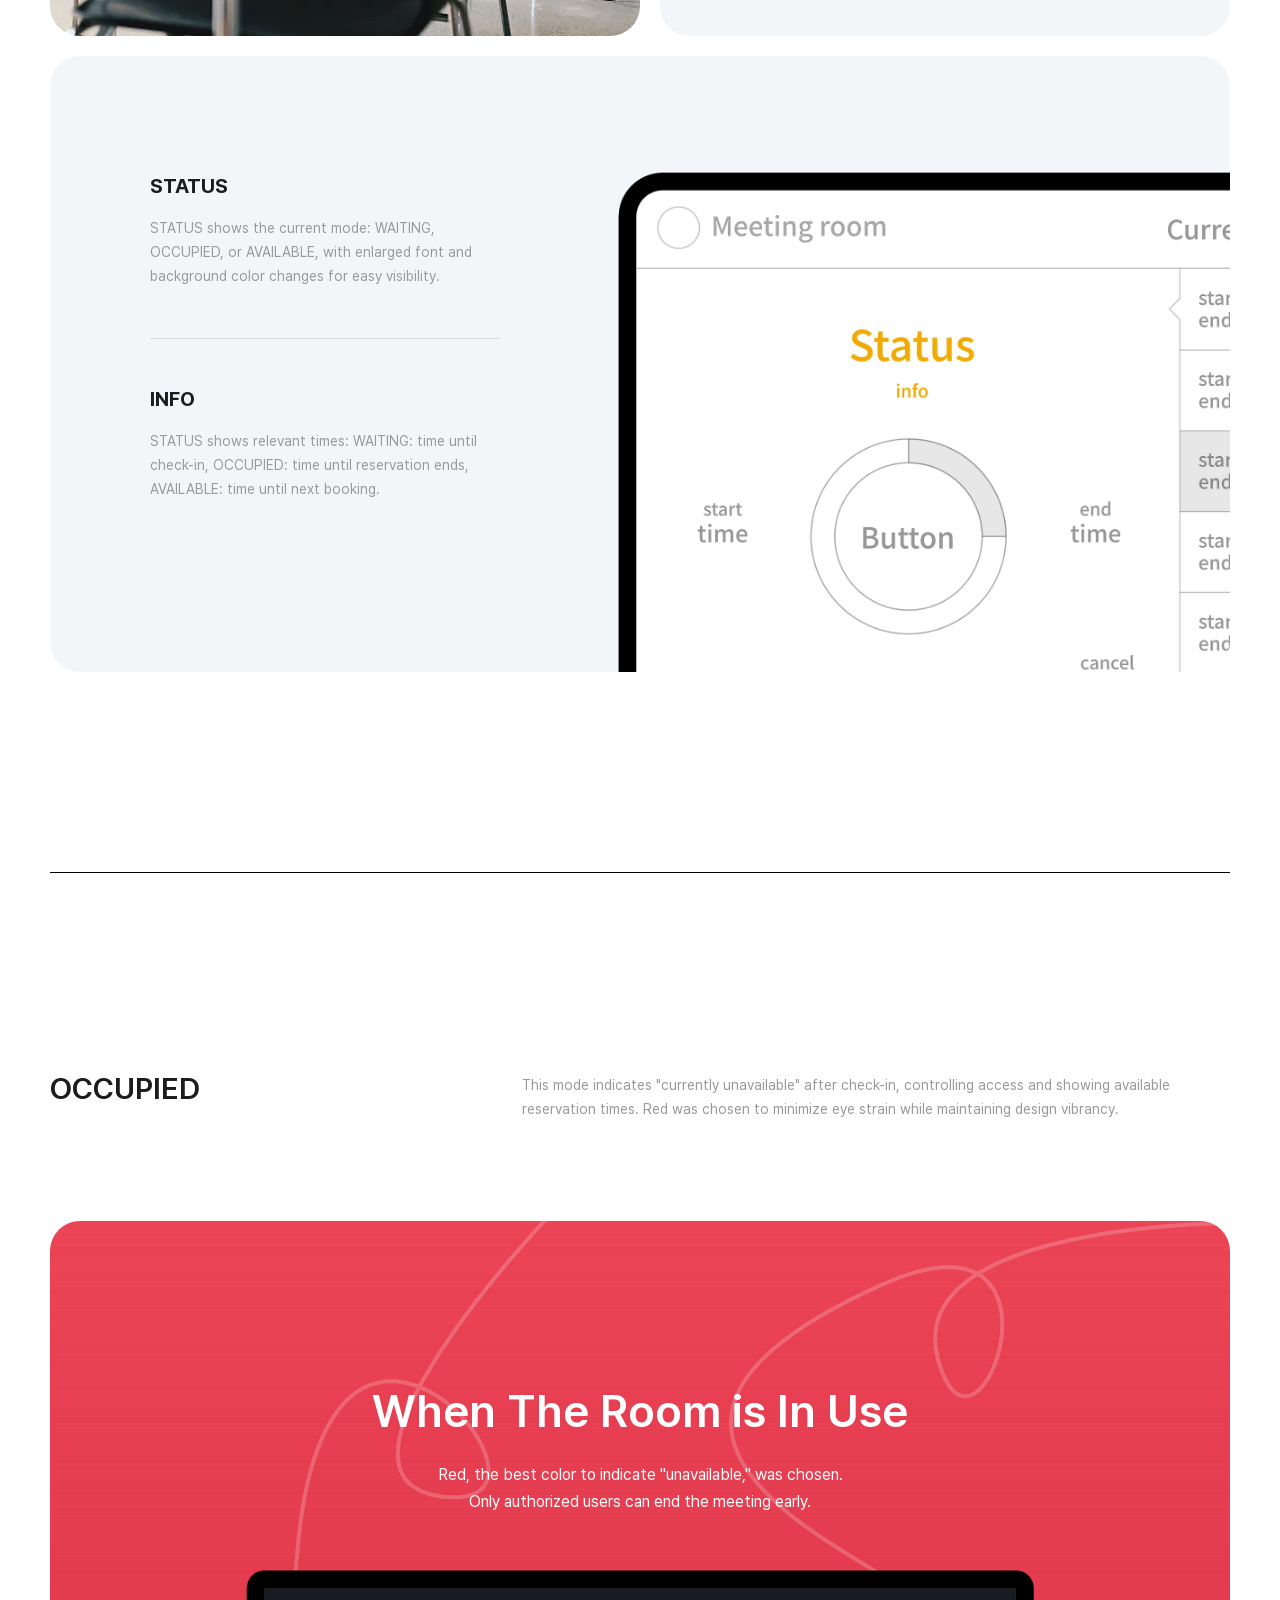
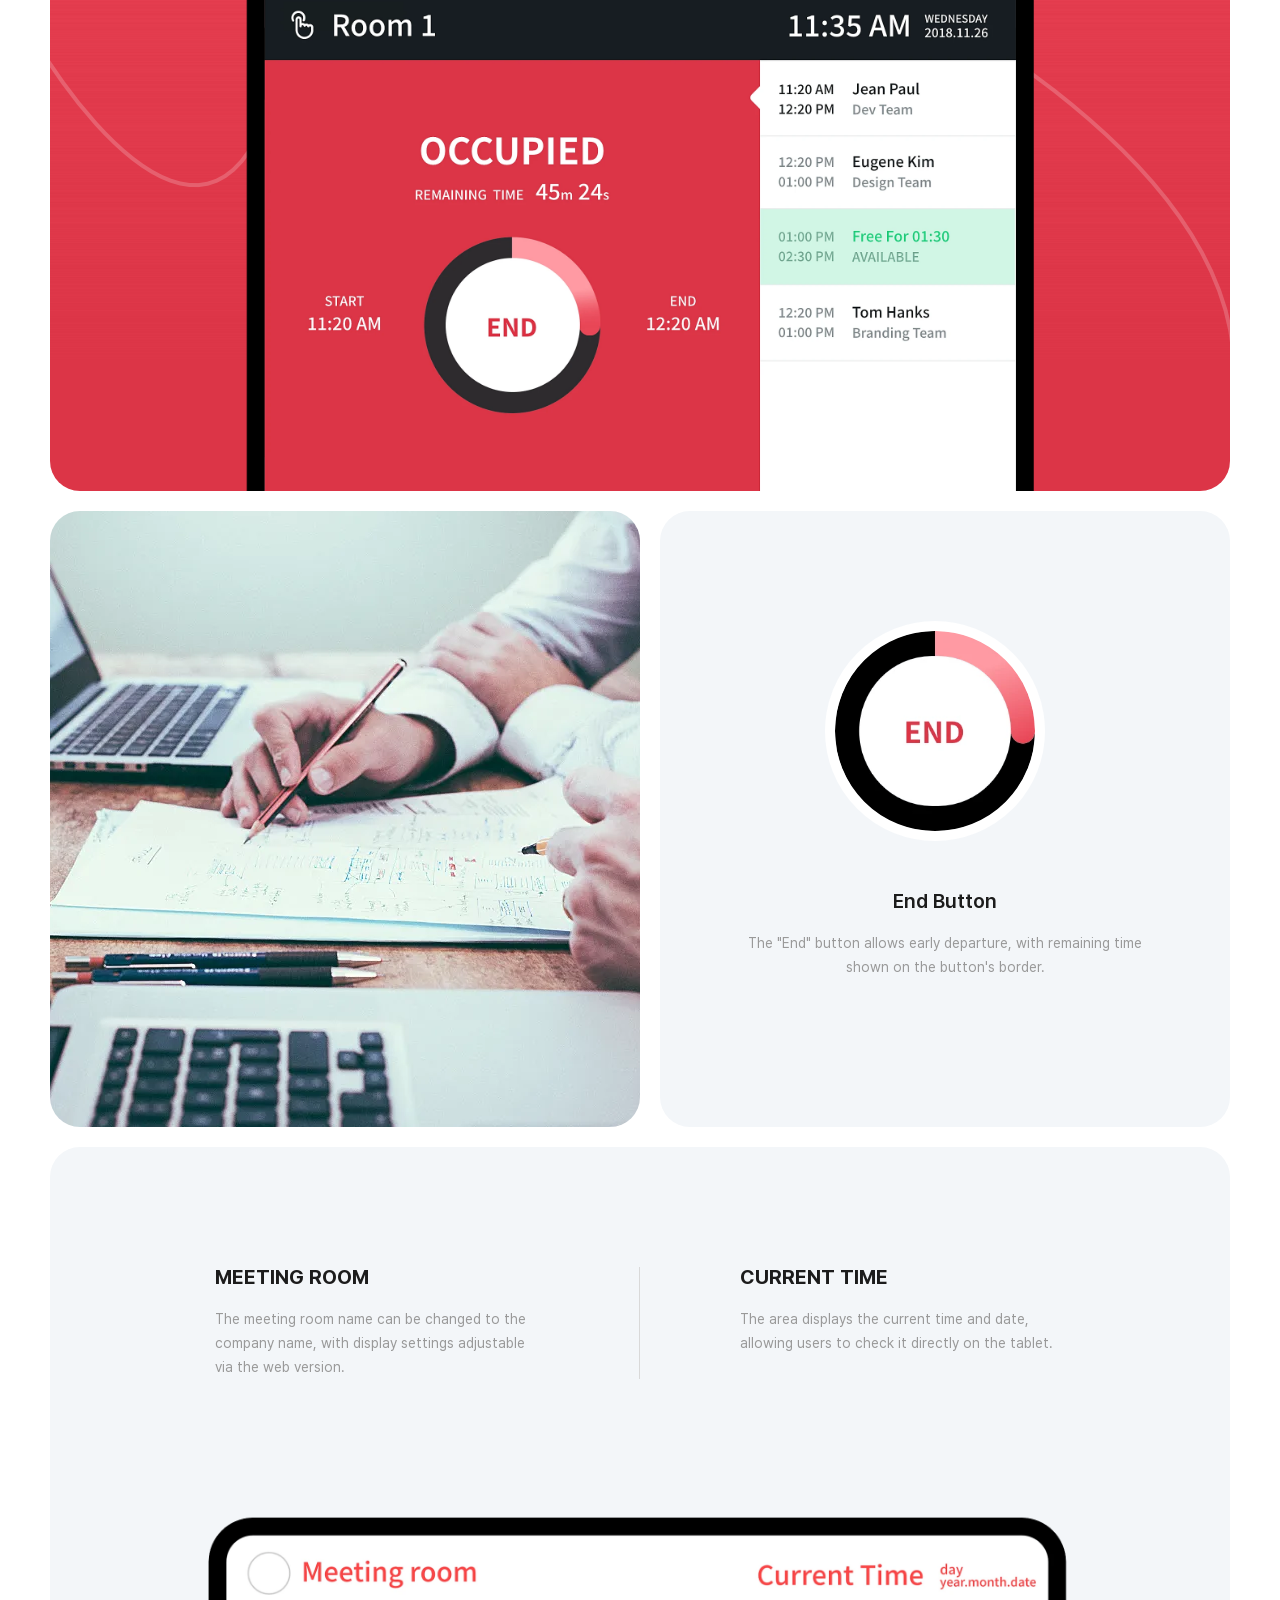
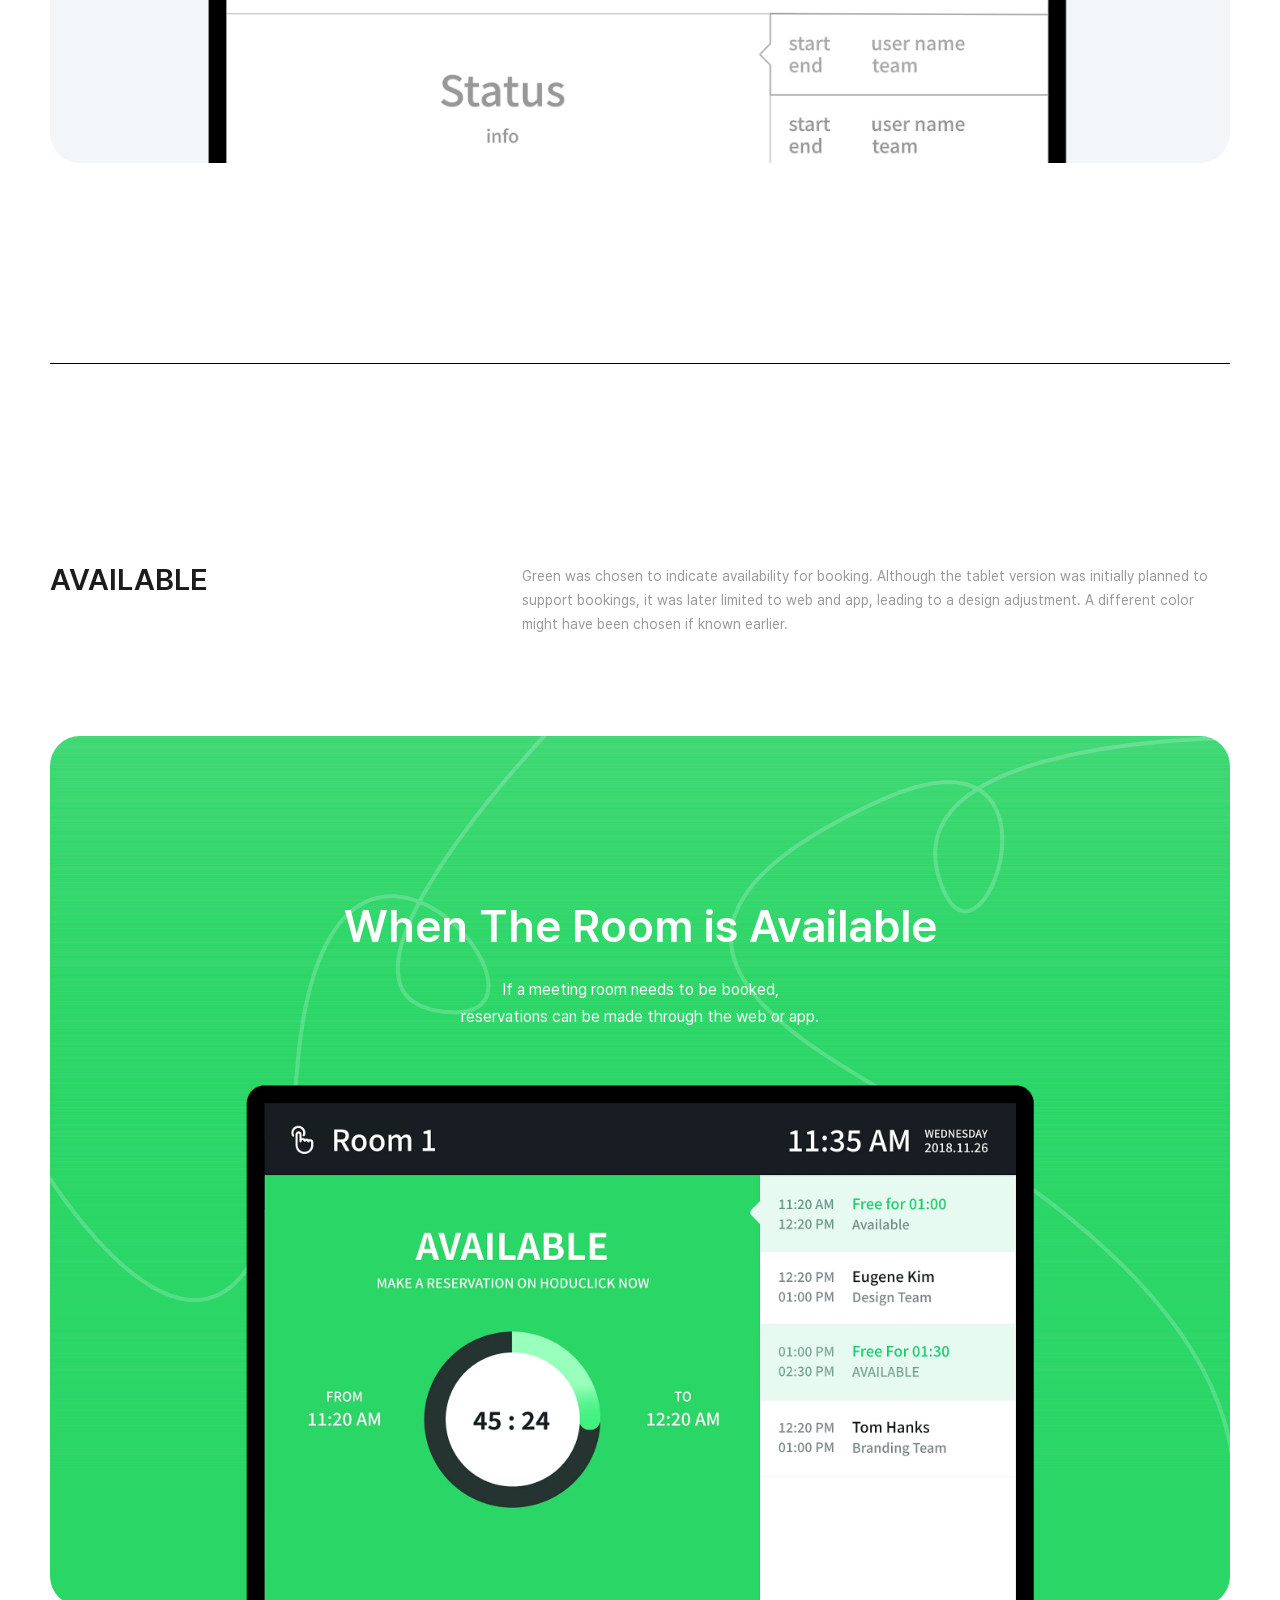
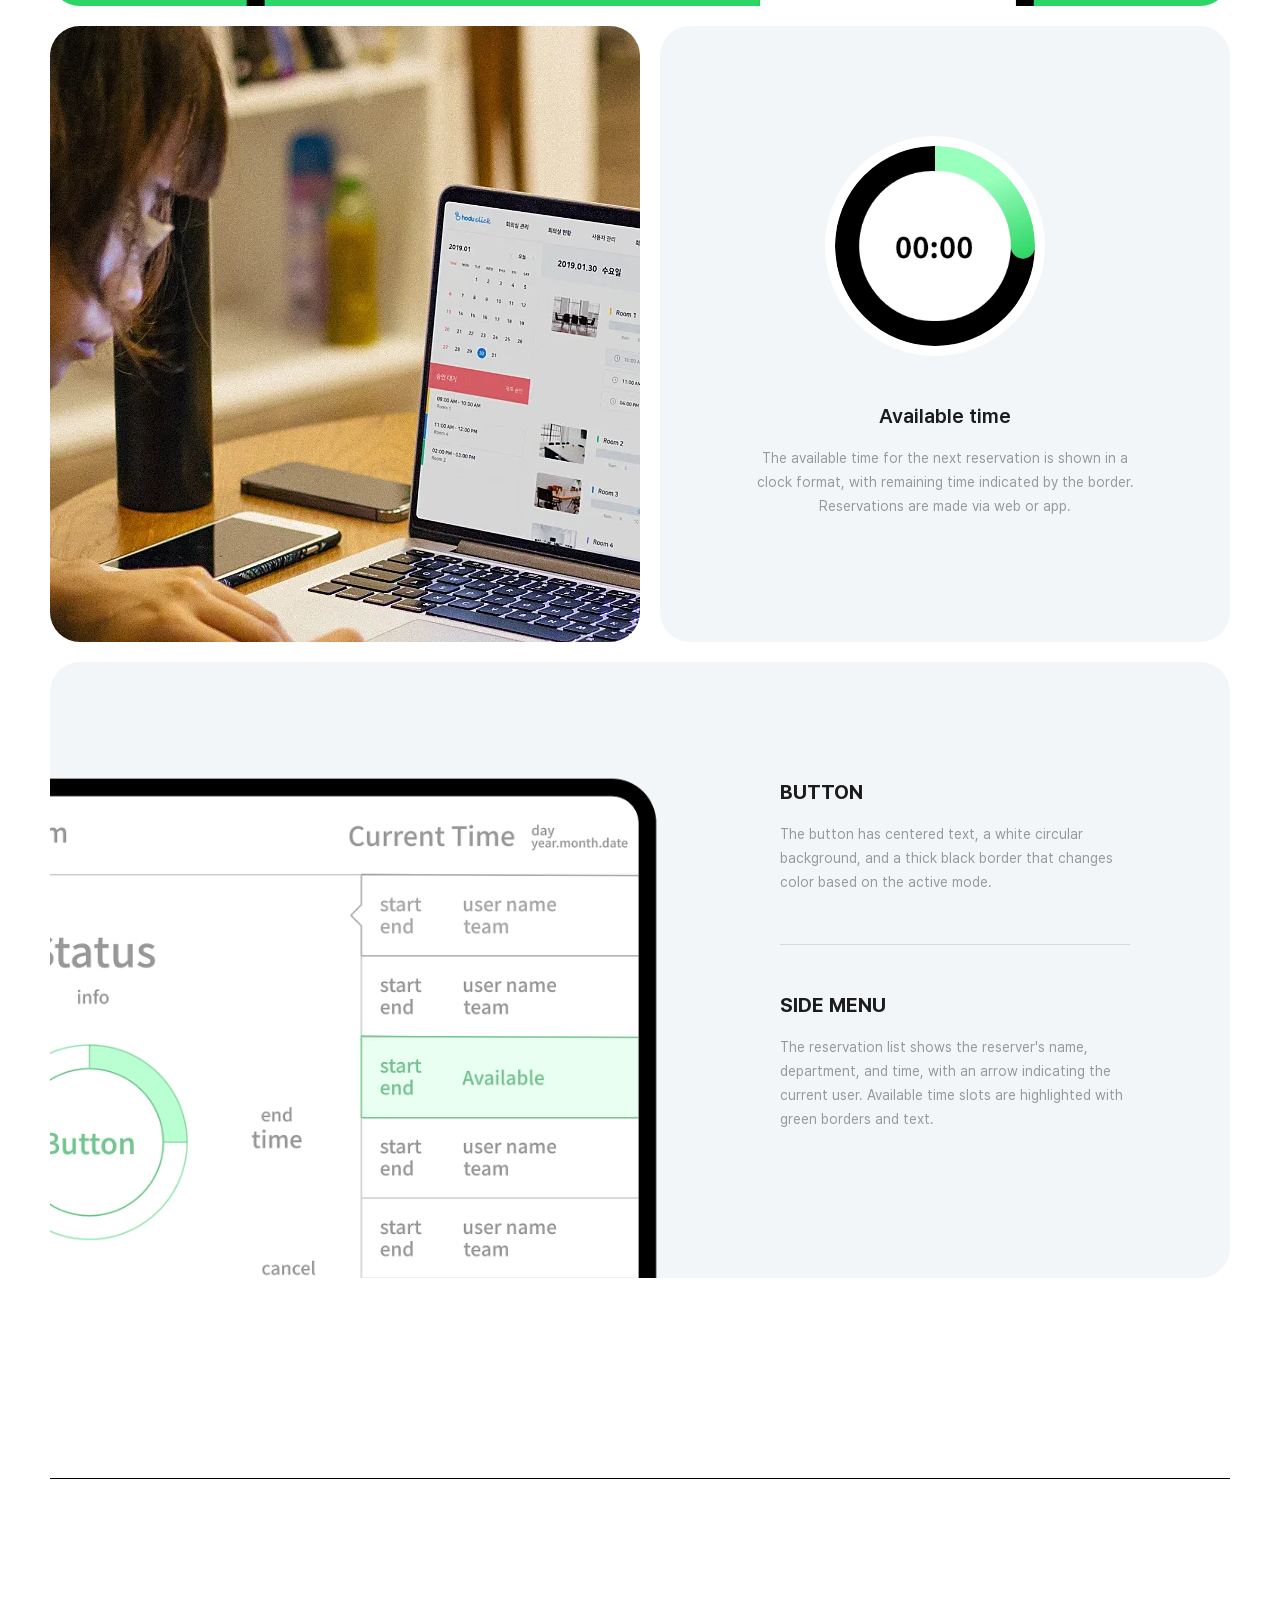
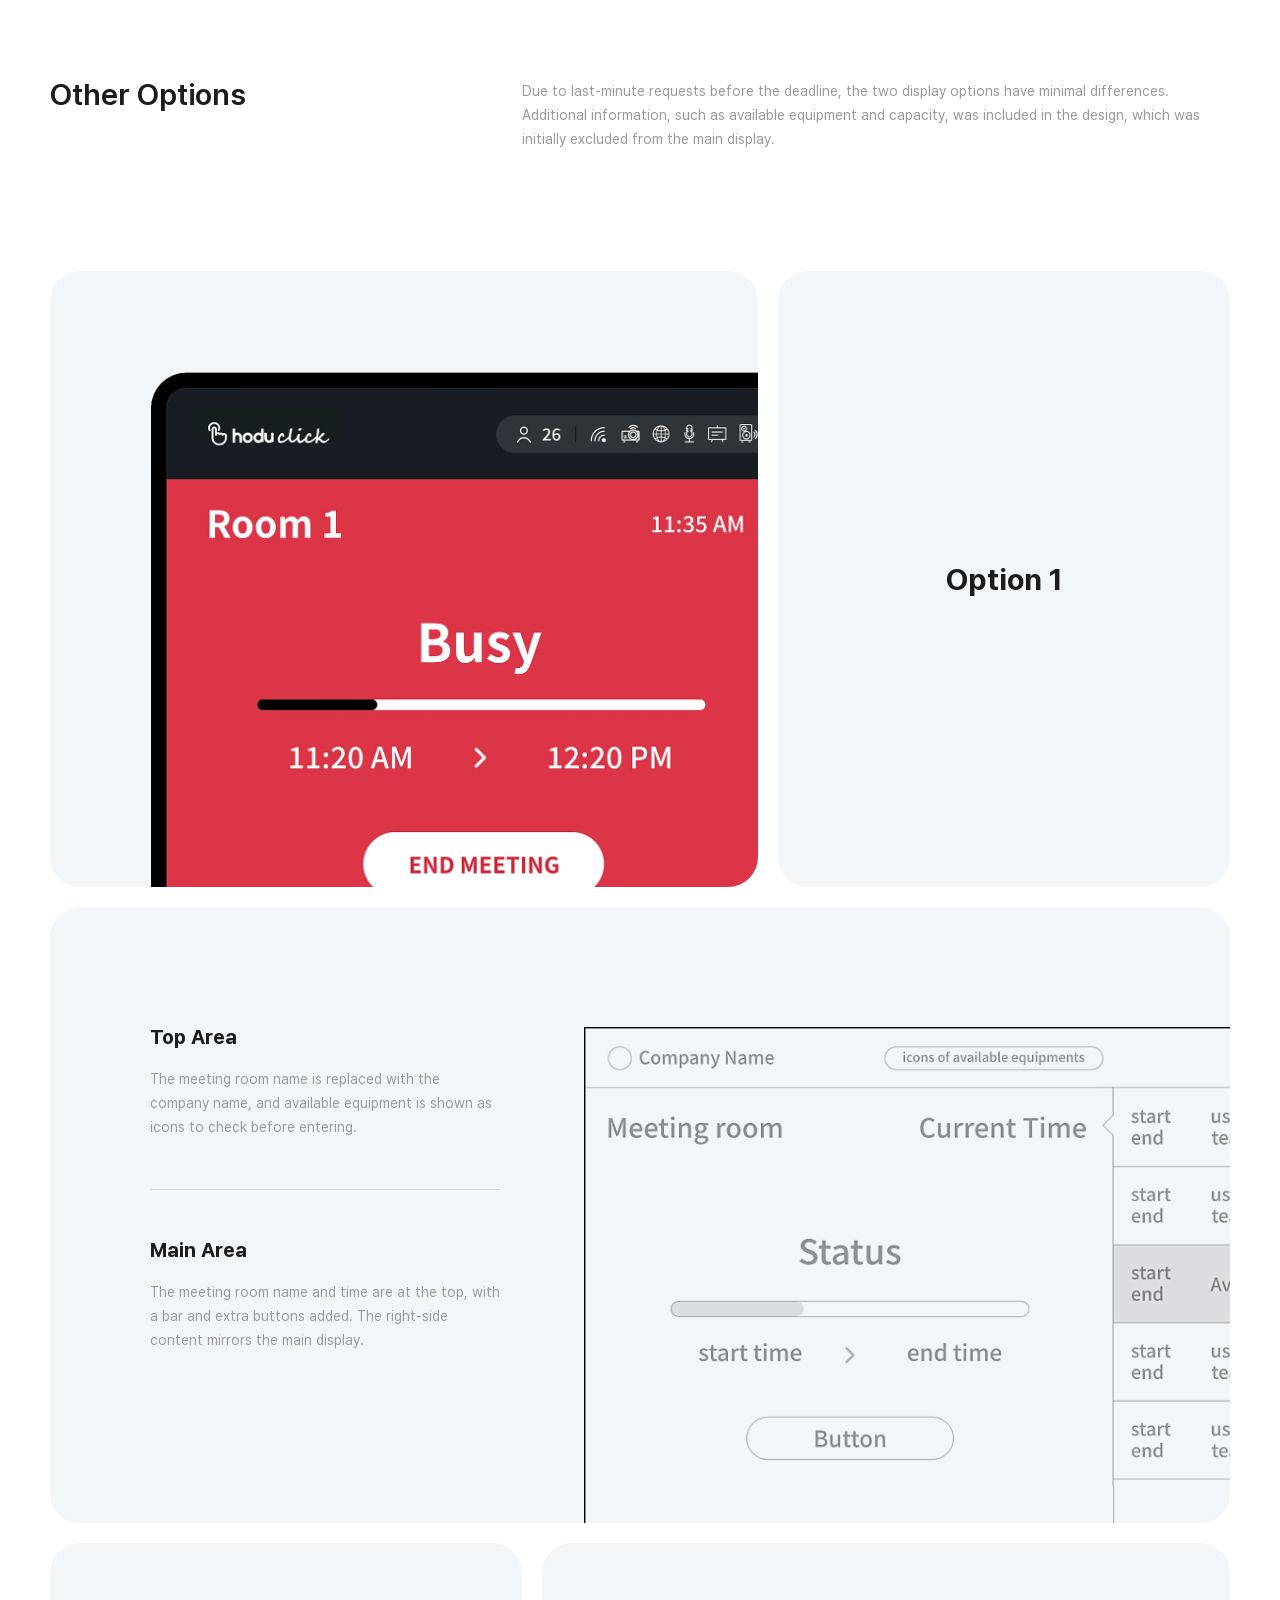
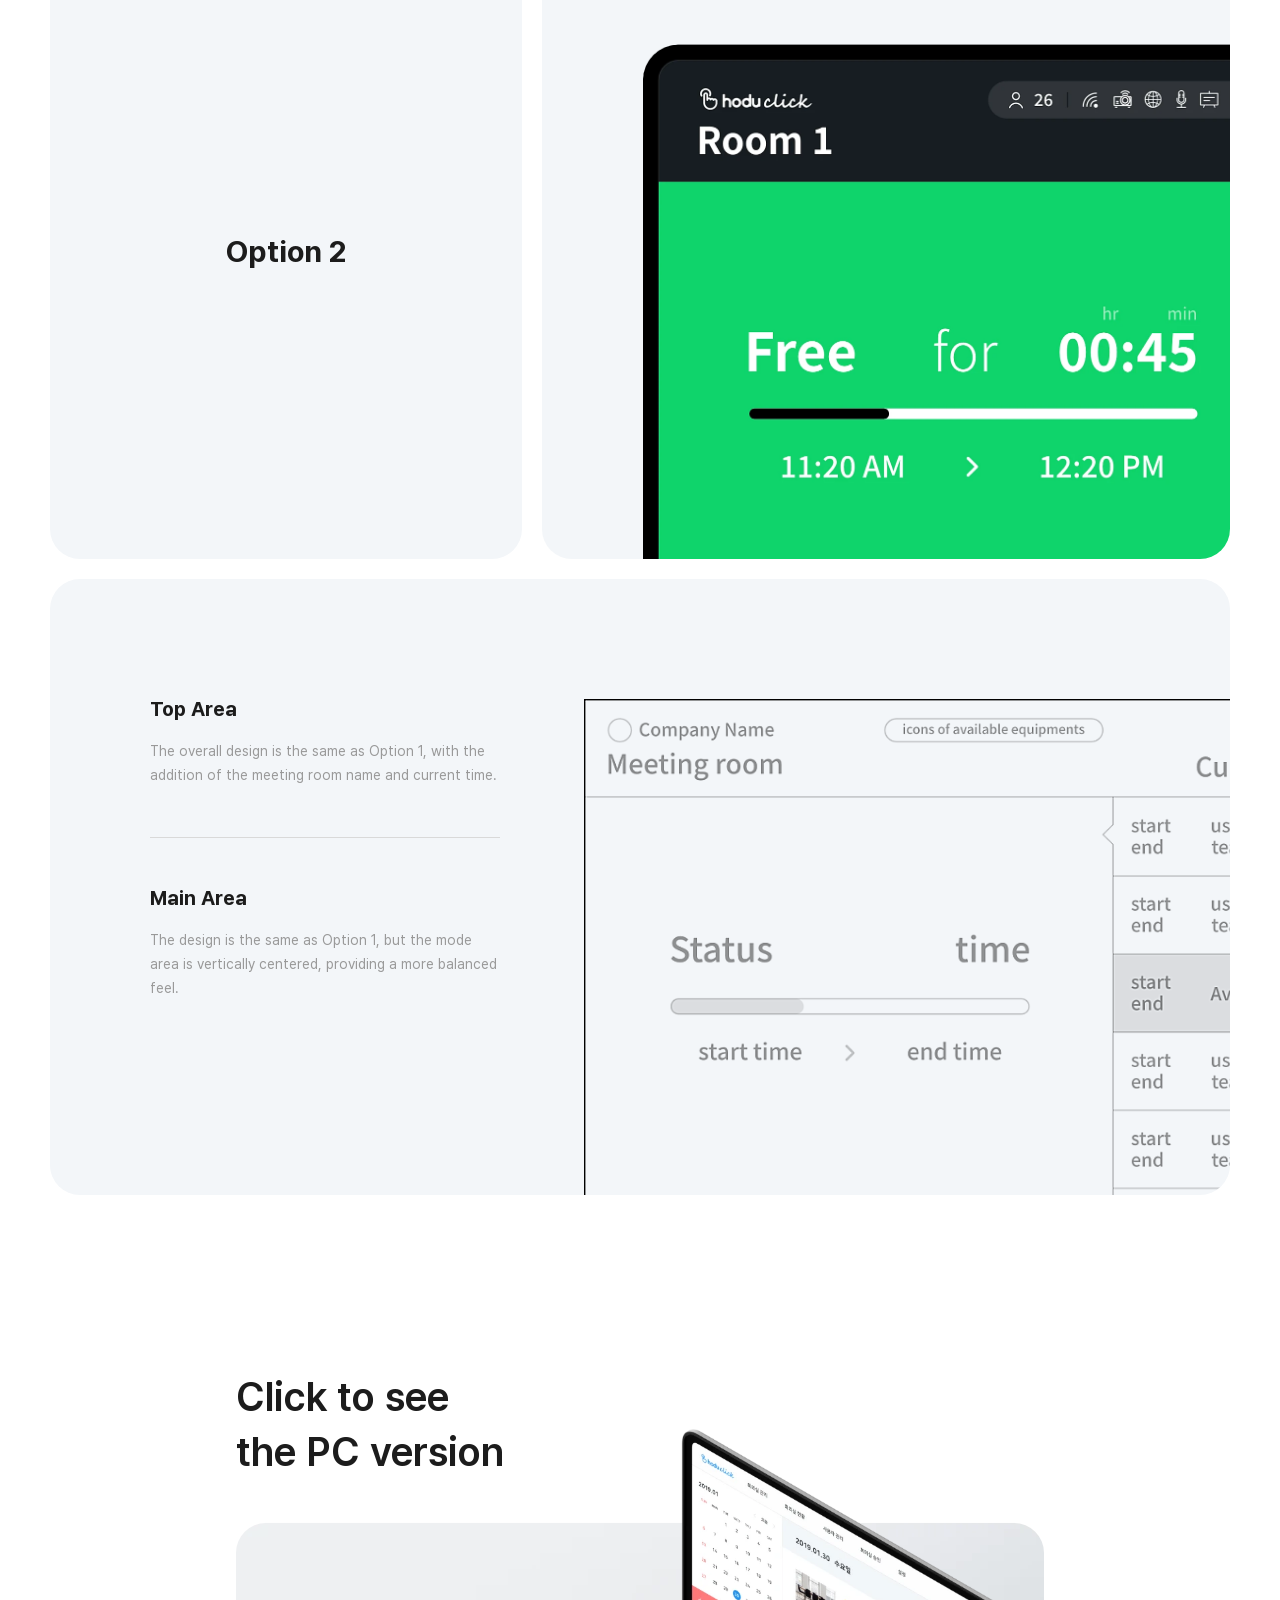
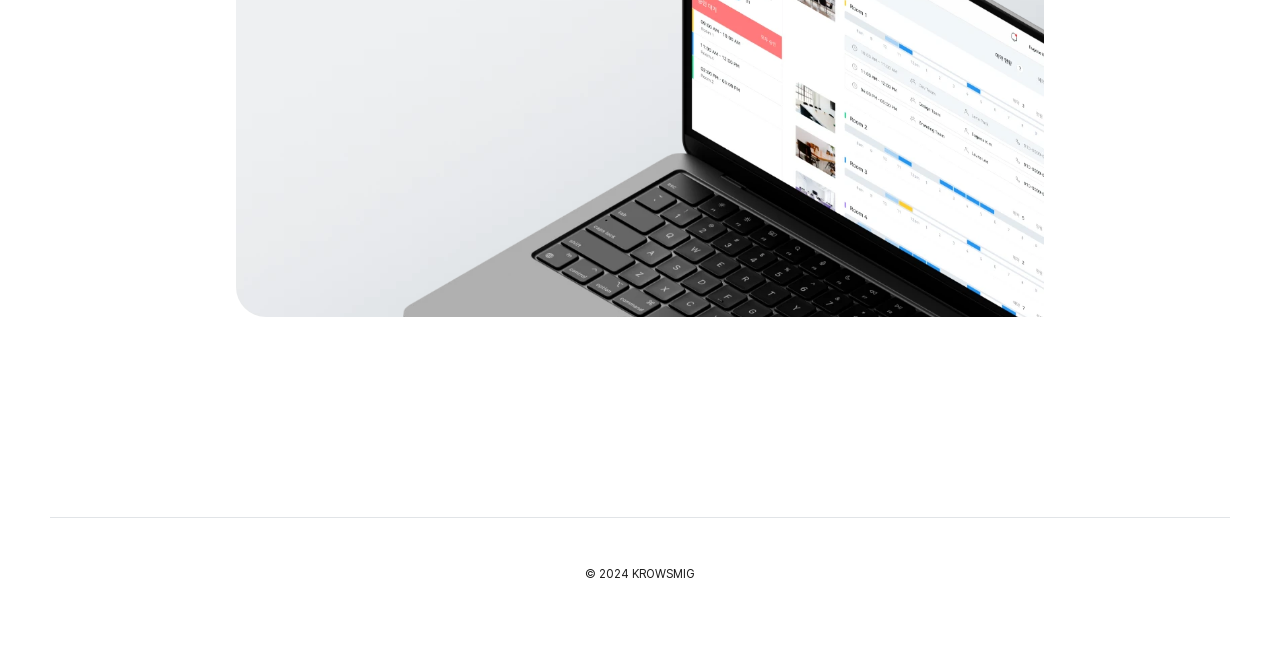
<file: en/hdck_tb.html>
<!DOCTYPE html>
<html lang="en">
 	<head>
		<meta charset="utf-8">
		<meta name="viewport" content="width=device-width, initial-scale=1.0">
		<title>HODUCLICK TAB | KROWSMIG</title>
		<meta name="description" content="This is a case study page explaining the planning process and design of the tablet version of HODUCLICK, which allows for meeting room management and reservations.">
		<meta name="keywords" content="HODUCLICK, meeting room management, meeting room reservations, HTML, CSS, jQuery, Web Designer, App Designer, front-end developer, KROWSMIG">
		<link rel="icon" href="../images/main/favicon.png">
		<link rel="stylesheet" type="text/css" href="../css/default.css">
		<link rel="stylesheet" type="text/css" href="../css/common.css">
		<link rel="stylesheet" type="text/css" href="../css/hdck_tb.css">

		<script src="../js/jquery.js"></script>
		<script src="../js/sub_script.js"></script>
		<script src="../js/hdcktb_script.js"></script>

		<style type="text/css">			
		</style>

		<script type="text/javascript">
		</script>

		<!-- Google tag (gtag.js) -->
		<script async src="https://www.googletagmanager.com/gtag/js?id=G-4524T4PMET"></script>
		<script>
		  window.dataLayer = window.dataLayer || [];
		  function gtag(){dataLayer.push(arguments);}
		  gtag('js', new Date());
		
		  gtag('config', 'G-4524T4PMET');
		</script>
	</head>
	<body>
		<!-- #wrapper -->
		<div id="wrapper">
			<!-- .main_bg -->
			<div class="main_div">

				<!-- #gnb -->
				<section id="gnb">
					<div class="top_div">
						<div class="rel_div">
							<h1><a href="../index_en.html" class="logo"><span class="img_logo">KROWSMIG</span></a></h1>
							<div class="right">
								<a href="#" class="on">EN</a>	
								<a href="../kr/hdck_tb.html" class="">한글</a>
							</div>
							<!-- .nav -->
							<div class="nav">
								<div class="burger">
									<h2>MENU</h2>
									<a href="">
										<span></span>
										<span></span>
										<span></span>
									</a>
								</div>
								<nav>
									<a href="#projects" class="">PROJECTS</a>	
									<a href="#about" class="">CONTACT</a>
								</nav>
							</div>
							<!-- .nav ends -->
							<div class="btm_line"><span></span></div>
						</div>
					</div>
				</section>
				<!-- #gnb ends -->

				<!-- #menu_div -->
				<div id="menu_div">
					<div class="menu_div">
						<ul>
							<li><a href="../en/ltch.html">LITCH <span>Application</span></a></li>
							<li><a href="../en/jndk.html">JANDIK <span>E-Commerce Site</span></a></li>
							<li><a href="../en/hdwk.html">HODUWORKS <span>Application</span></a></li>
							<li><a href="../en/hdhm.html">HODUHOME <span>Application</span></a></li>
							<li><a href="../en/hddc.html">HODUDOC <span>Application</span></a></li>
							<li><a href="../en/hd.html">HODU <span>Application</span></a></li>
							<li><a href="../en/hdck.html">HODUCLICK (Web) <span>Web Application</span></a></li>
						</ul>
					</div>
					<div class="cont_div">
						<a href="mailto:krowsmig@gmail.com" title="Click to send me an email">Send me an email <span>arrow</span></a>
					</div>
				</div>

				<!-- #main -->
				<section id="main">
					<div class="main wd_1920">
						<p class="brdr main_bg mgn_btm_100"><span class="main_img brdr">image of the web version of hoduclick</span></p>
						
					</div>
					<div class="quick_div wd_1920 pd_btm_160 two">
						<h1 class="fnt_30 pd_btm_40">HODUCLICK <span>(Tab Ver)</span></h1>
						<ul class="summary_ul pd_btm_60">
							<li class="pr_li">
								<p class="title">Programs</p>
								<p>
									<span class="psd">PSD</span>
									<span class="ai">Ai</span>
								</p>
							</li>
							<li class="yy_li">
								<p class="title">Created In</p>
								<p><span>2018</span></p>
							</li>
							<li class="in_li">
								<p class="title">Role (Involvement)</p>
								<p>Designer <span>(100%)</span>
								</p>
								<p>Project Manager <span>(90%)</span>
								</p>
							</li>
						</ul>
						<div class="description_div">
							<p class="fnt_14 first_p">
								The HODUCLICK tablet version project is designed for meeting room reservations, allowing users to book via the web and app, then use the tablet physically at the meeting room entrance. The tablet version was requested in English and features three modes: OCCUPIED (in use), WAITING (pre-check-in), and AVAILABLE (available for booking). The design uses color coding for intuitive user recognition.
							</p>

							<p class="fnt_14 last_p">
								The tablet version was requested before the web version, and due to its specific usage purpose, it was planned and designed differently from the web version. To enhance user convenience, the main color of HODUCLICK was excluded. The design uses three modes with traffic light-inspired colors, ensuring that both HODUCLICK members and general users can use the app without separate training.
							</p>
						</div>
					</div>
					<div class="guide_div wd_1920 ">
						<div class="pd_tp_160">
							<h2 class="fnt_25">Guidelines</h2>
							<div class="description_div">
								<p class="des fnt_14 first_p">The key focus was to create an app that everyone could use without separate training, so the colors were inspired by the familiar traffic light, ensuring ease of use for all users.</p>
							</div>
							<ul class="guide_ul pd_tp_60 ">
								<li>
									<p class="img">image of three circles of each color</p>
									<ul class="clr_ul">
										<li class="">
											<p class="">
												<span class="clr red">Red</span>
												<span class="title fnt_16">OCCUPIED (In use)</span>
												<span class="des fnt_14">The first mode uses red to signal that entry is prohibited, with reduced saturation to minimize eye strain during prolonged use.</span>
											</p>
										</li>
										<li class="">
											<p class="">
												<span class="clr yellow">Yellow</span>
												<span class="title fnt_16">WAITING (Pre-check-in)</span>
												<span class="des fnt_14">The second mode, yellow, signals that check-in is required upon arrival. The yellow color is also muted to suit the usage context.</span>
											</p>
										</li>
										<li class="">
											<p class="">
												<span class="clr green">Green</span>
												<span class="title fnt_16">AVAILABLE (Available for booking)</span>
												<span class="des fnt_14">The third mode uses bright green to indicate room availability, adding vibrancy to the design, as it's controlled through the web and app.</span>
											</p>
										</li>
									</ul>	
								</li>
								
							</ul>
						</div>
					</div>
				</section>
				<!-- #main ends -->

				<!-- #contents -->
				<div id="contents" class="">
					<!-- #target -->
					<section id="target">
						<div class="target_div wd_1920">
							<div class="pd_tp_160">
								<ul class="target_ul">
									<li class="gender_li">
										<h2 class="fnt_20 pd_tp_160">Gender</h2>
										<p class="des fnt_14">The gender ratio is 60% male and 40% female, similar to the web version survey. (See the web case study above.)
										</p>
										<ul class="detail_ul">
											<li class="wd_40per">
												<h3>Woman</h3>
												<p><span class="color_span bk_1">40%</span></p>
											</li>
											<li class="wd_60per">
												<h3>Man</h3>
												<p><span class="color_span bk_5">60%</span></p>
											</li>
										</ul>
									</li>
									<li class="age_li pd_tp_100">
										<h2 class="fnt_20">Age</h2>
										<p class="des fnt_14">The largest age group is 40s (31%), with a notably higher proportion of 60s users in the tablet version compared to the web.
										</p>
										<ul class="detail_ul">
											<li class="li_1">
												<h3>20s</h3>
												<p><span class="color_span bk_1"> 19%</span></p>
											</li>
											<li class="li_2">
												<h3>30s</h3>
												<p><span class="color_span bk_2">25%</span></p>
											</li>
											<li class="li_3">
												<h3>40s</h3>
												<p><span class="color_span bk_3">31%</span></p>
											</li>
											<li class="li_4">
												<h3>50s</h3>
												<p><span class="color_span bk_4">14%</span></p>
											</li>
											<li class="li_5">
												<h3>60s</h3>
												<p><span class="color_span bk_5">11%</span></p>
											</li>
										</ul>
									</li>
								</ul>
								<div class="fnt_div">
									<h2 class="fnt_20 pd_tp_160">Font</h2>
									<p class="des fnt_14">The global font Noto Sans KR, used across all HODU series, supports multiple languages, making it ideal for future global use.
										</p>
									<div class="fnt_img">
										<p class="title fnt_20">Noto Sans KR</p>
										<p class="detail">
											Aa
										</p>
									</div>
								</div>
							</div>
						</div>
					</section>
					<!-- #target ends -->


					<!-- #img_title_1 -->
					<section id="img_title_1" class="wd_1920 mgn_tp_200">
						<div class="img_title_div pd_tp_200">
							<h1 class="fnt_30">WAITING</h1>
							<div class="description_div">
								<p class="fnt_14 first_p">
									This is the pre-check-in mode, displayed when users arrive at the meeting room at their reserved time. Check-in must be completed within 10 minutes of the reservation start time, or the booking will be canceled. It’s the intermediate mode, selected in yellow.
								</p>

								<p class="fnt_14 last_p">
									
								</p>
							</div>
							<div class="gradi_bg pd_tp_160 mgn_tp_100">
								<span class="deco_line line_1"></span>
								<span class="deco_line line_2"></span>
								<h2 class="fnt_50">When You Arrive</h2>
								<p class="fnt_16">
									By clicking the check-in button, users can immediately use the reserved meeting room. <span class="break_line"></span>
									After check-in, the mode changes to OCCUPIED (in use).
								</p>
								<p class="img_title_1 mgn_tp_60 lazy_img lazy_css">image of a web version of calendar </p>
							</div>
						</div>
					</section>
					<!-- #img_title_1 ends -->
					<!-- #content_1 -->
					<section id="content_1" class="wd_1920 ">
						<div class="content_div">
							<ul>
								<li class="li_1 wd_50per">
									<p class="grey_bg brdr lazy_img lazy_css">check-in image</p>
								</li>
								<li class="li_2 wd_50per lt">
									<div class="grey_bg brdr">
										<dl>
											<dt class="fnt_20">Check-in Button</dt>
											<dd class="des fnt_14">Check-in is required within 10 minutes of the reserved time, or the booking will be canceled. The remaining time for check-in is shown using the button's border.
											</dd>
											<dd class="content_dd lazy_img lazy_css">Check-in button image</dd>
										</dl>
									</div>
								</li>
								<li class="li_3">
									<div class="grey_bg brdr">
										<span class="cut_line"></span>
										<ul>
											<li>
												<p class="title fnt_20">STATUS</p>
												<p class="des fnt_14">STATUS shows the current mode: WAITING, OCCUPIED, or AVAILABLE, with enlarged font and background color changes for easy visibility.</p>
											</li>
											<li>
												<p class="title fnt_20">INFO</p>
												<p class="des fnt_14">STATUS shows relevant times: WAITING: time until check-in, OCCUPIED: time until reservation ends, AVAILABLE: time until next booking.</p>

											</li>
											<li class="content_img lazy_img lazy_css">
												layout image
											</li>
										</ul>
									</div>
								</li>
							</ul>
							
						</div>
					</section>
					<!-- #content_1 ends -->


					<!-- #img_title_2 -->
					<section id="img_title_2" class="wd_1920 mgn_tp_200">
						<div class="img_title_div pd_tp_200">
							<h1 class="fnt_30">OCCUPIED</h1>
							<div class="description_div">
								<p class="fnt_14 first_p">
									This mode indicates "currently unavailable" after check-in, controlling access and showing available reservation times. Red was chosen to minimize eye strain while maintaining design vibrancy.
								</p>

								<p class="fnt_14 last_p">
									
								</p>
							</div>
							<div class="gradi_bg pd_tp_160 mgn_tp_100">
								<span class="deco_line line_1"></span>
								<span class="deco_line line_2"></span>
								<h2 class="fnt_50">When The Room is In Use</h2>
								<p class="fnt_16">
									Red, the best color to indicate "unavailable," was chosen. <span class="break_line"></span>
									Only authorized users can end the meeting early.
								</p>
								<p class="img_title_1 img_title_2 mgn_tp_60 lazy_img lazy_css">image of a web version of calendar </p>
							</div>
						</div>
					</section>
					<!-- #img_title_2 ends -->
					<!-- #content_2 -->
					<section id="content_2" class="wd_1920 ">
						<div class="content_div">
							<ul>
								<li class="li_1 wd_50per">
									<p class="grey_bg brdr lazy_img lazy_css">An image showing the hands of people attending a meeting while their laptops are open.</p>
								</li>
								<li class="li_2 wd_50per lt">
									<div class="grey_bg brdr">
										<dl>
											<dt class="fnt_20">End Button</dt>
											<dd class="des fnt_14">The "End" button allows early departure, with remaining time shown on the button's border.
											</dd>
											<dd class="content_dd lazy_img lazy_css">image of the End Button</dd>
										</dl>
									</div>
								</li>
								<li class="li_3">
									<div class="grey_bg brdr">
										<span class="cut_line"></span>
										<ul>
											<li>
												<p class="title fnt_20">MEETING ROOM</p>
												<p class="des fnt_14">The meeting room name can be changed to the company name, with display settings adjustable via the web version.</p>
											</li>
											<li>
												<p class="title fnt_20">CURRENT TIME</p>
												<p class="des fnt_14">The area displays the current time and date, allowing users to check it directly on the tablet.</p>

											</li>
											<li class="content_img lazy_img lazy_css">
												In the tablet version layout image, all text is in gray, with "MEETING ROOM" and "CURRENT TIME" highlighted in red.
											</li>
										</ul>
										
									</div>
								</li>
							</ul>
							
						</div>
					</section>
					<!-- #content_2 ends -->

					<!-- #img_title_3 -->
					<section id="img_title_3" class="wd_1920 mgn_tp_200">
						<div class="img_title_div pd_tp_200">
							<h1 class="fnt_30">AVAILABLE</h1>
							<div class="description_div">
								<p class="fnt_14 first_p">
									Green was chosen to indicate availability for booking. Although the tablet version was initially planned to support bookings, it was later limited to web and app, leading to a design adjustment. A different color might have been chosen if known earlier.
								</p>

								<p class="fnt_14 last_p">
								</p>
							</div>
							<div class="gradi_bg pd_tp_160 mgn_tp_100">
								<span class="deco_line line_1"></span>
								<span class="deco_line line_2"></span>
								<h2 class="fnt_50">When The Room is Available</h2>
								<p class="fnt_16">
									If a meeting room needs to be booked, <span class="break_line"></span>
									reservations can be made through the web or app.
								</p>
								<p class="img_title_1 img_title_3 mgn_tp_60 lazy_img lazy_css">image of a web version of calendar </p>
							</div>
						</div>
					</section>
					<!-- #img_title_3 ends -->
					<!-- #content_3 -->
					<section id="content_3" class="wd_1920 ">
						<div class="content_div">
							<ul>
								<li class="li_1 wd_50per">
									<p class="grey_bg brdr lazy_img lazy_css">image of a woman using hoduclick on her laptop</p>
								</li>
								<li class="li_2 wd_50per lt">
									<div class="grey_bg brdr">
										<dl>
											<dt class="fnt_20">Available time</dt>
											<dd class="des fnt_14">The available time for the next reservation is shown in a clock format, with remaining time indicated by the border. Reservations are made via web or app.
											</dd>
											<dd class="content_dd lazy_img lazy_css">image of the check-in button</dd>
										</dl>
									</div>
								</li>
								<li class="li_3">
									<div class="grey_bg brdr">
										<span class="cut_line"></span>
										<ul>
											<li>
												<p class="title fnt_20">BUTTON</p>
												<p class="des fnt_14">The button has centered text, a white circular background, and a thick black border that changes color based on the active mode.</p>
											</li>
											<li>
												<p class="title fnt_20">SIDE MENU</p>
												<p class="des fnt_14">The reservation list shows the reserver's name, department, and time, with an arrow indicating the current user. Available time slots are highlighted with green borders and text.</p>

											</li>
											<li class="content_img lazy_img lazy_css">
												image of layout
											</li>
										</ul>
									</div>
								</li>
							</ul>
							
						</div>
					</section>
					<!-- #content_3 ends -->



					<!-- #img_title_4 -->
					<section id="img_title_4" class="wd_1920 mgn_tp_200">
						<div class="img_title_div pd_tp_200">
							<h1 class="fnt_30">Other Options</h1>
							<div class="description_div">
								<p class="fnt_14 first_p">
									Due to last-minute requests before the deadline, the two display options have minimal differences. Additional information, such as available equipment and capacity, was included in the design, which was initially excluded from the main display.
								</p>

								<p class="fnt_14 last_p">
									
								</p>
							</div>
						</div>
					</section>
					<!-- #img_title_4 ends -->
					<!-- #content_3 -->
					<section id="content_4" class="wd_1920 ">
						<div class="content_div">
							<ul class="mgn_tp_100">
								<li class="li_1 wd_60per">
									<p class="grey_bg brdr lazy_img lazy_css">Option 1 diplay option image</p>
								</li>
								<li class="li_2 wd_40per lt">
									<div class="grey_bg brdr">
										<p class="fnt_30">Option 1</p>
									</div>
								</li>
								<li class="li_3 brdr grey_bg">
									<p class="op_img lazy_img lazy_css">Option 1 layout image</p>
									<ul>
										<li>
											<p class="title fnt_20">Top Area</p>
											<p class="des fnt_14">The meeting room name is replaced with the company name, and available equipment is shown as icons to check before entering.</p>
										</li>
										<li>
											<p class="title fnt_20">Main Area</p>
											<p class="des fnt_14">
												The meeting room name and time are at the top, with a bar and extra buttons added. The right-side content mirrors the main display.
											</p>
										</li>
									</ul>
								</li>
								<li class="li_4 li_2 wd_40per">
									<div class="grey_bg brdr">
										<p class="fnt_30">Option 2</p>
									</div>
								</li>
								<li class="li_5 li_1 wd_60per lt">
									<p class="grey_bg brdr lazy_img lazy_css">Option 2 display Option image</p>
								</li>
								
								<li class="li_6 li_3 brdr grey_bg">
									<p class="op_img lazy_img lazy_css">Option 2 layout image</p>
									<ul>
										<li>
											<p class="title fnt_20">Top Area</p>
											<p class="des fnt_14">The overall design is the same as Option 1, with the addition of the meeting room name and current time.
											</p>
										</li>
										<li>
											<p class="title fnt_20">Main Area</p>
											<p class="des fnt_14">
												The design is the same as Option 1, but the mode area is vertically centered, providing a more balanced feel.
											</p>
										</li>
									</ul>
								</li>
							</ul>
							
						</div>
					</section>
					<!-- #content_4 ends -->

					<!-- #content_5 -->
					<section id="content_5" class="mgn_tp_300 pd_btm_300 wd_1920">
						<div class="rel">
							<a href="../en/hdck.html" class="lazy_img lazy_css"><span>Click to see <br>the PC version</span></a>
						</div>
					</section>
					<!-- #content_5 ends -->


				</div>
				<!-- #contents ends -->

				<!-- .top_btn -->
				<div class="top_div">
					<a href="#wrapper" class="top_btn">Back to the top</a>
				</div>
				<!-- .top_btn ends -->


				<!-- #footer -->
				<section id="footer" class="wd_1920 pd_btm_160 pd_tp_60">
					<p class="eng_ft">© 2024 KROWSMIG</p>
				</section>
				<!-- #footer ends -->
			</div>

			<!-- .main_bg ends -->
		</div>
		<!-- #wrapper ends-->

		<!-- loading -->
		<div class="ld_bg">
			<div class="ld_box">
				<div class="first_orbit obt"></div>
				<div class="second_orbit obt"></div>
				<div class="third_orbit obt">LOADING</div>
			</div>
		</div>
	</body>
</html>
</file>
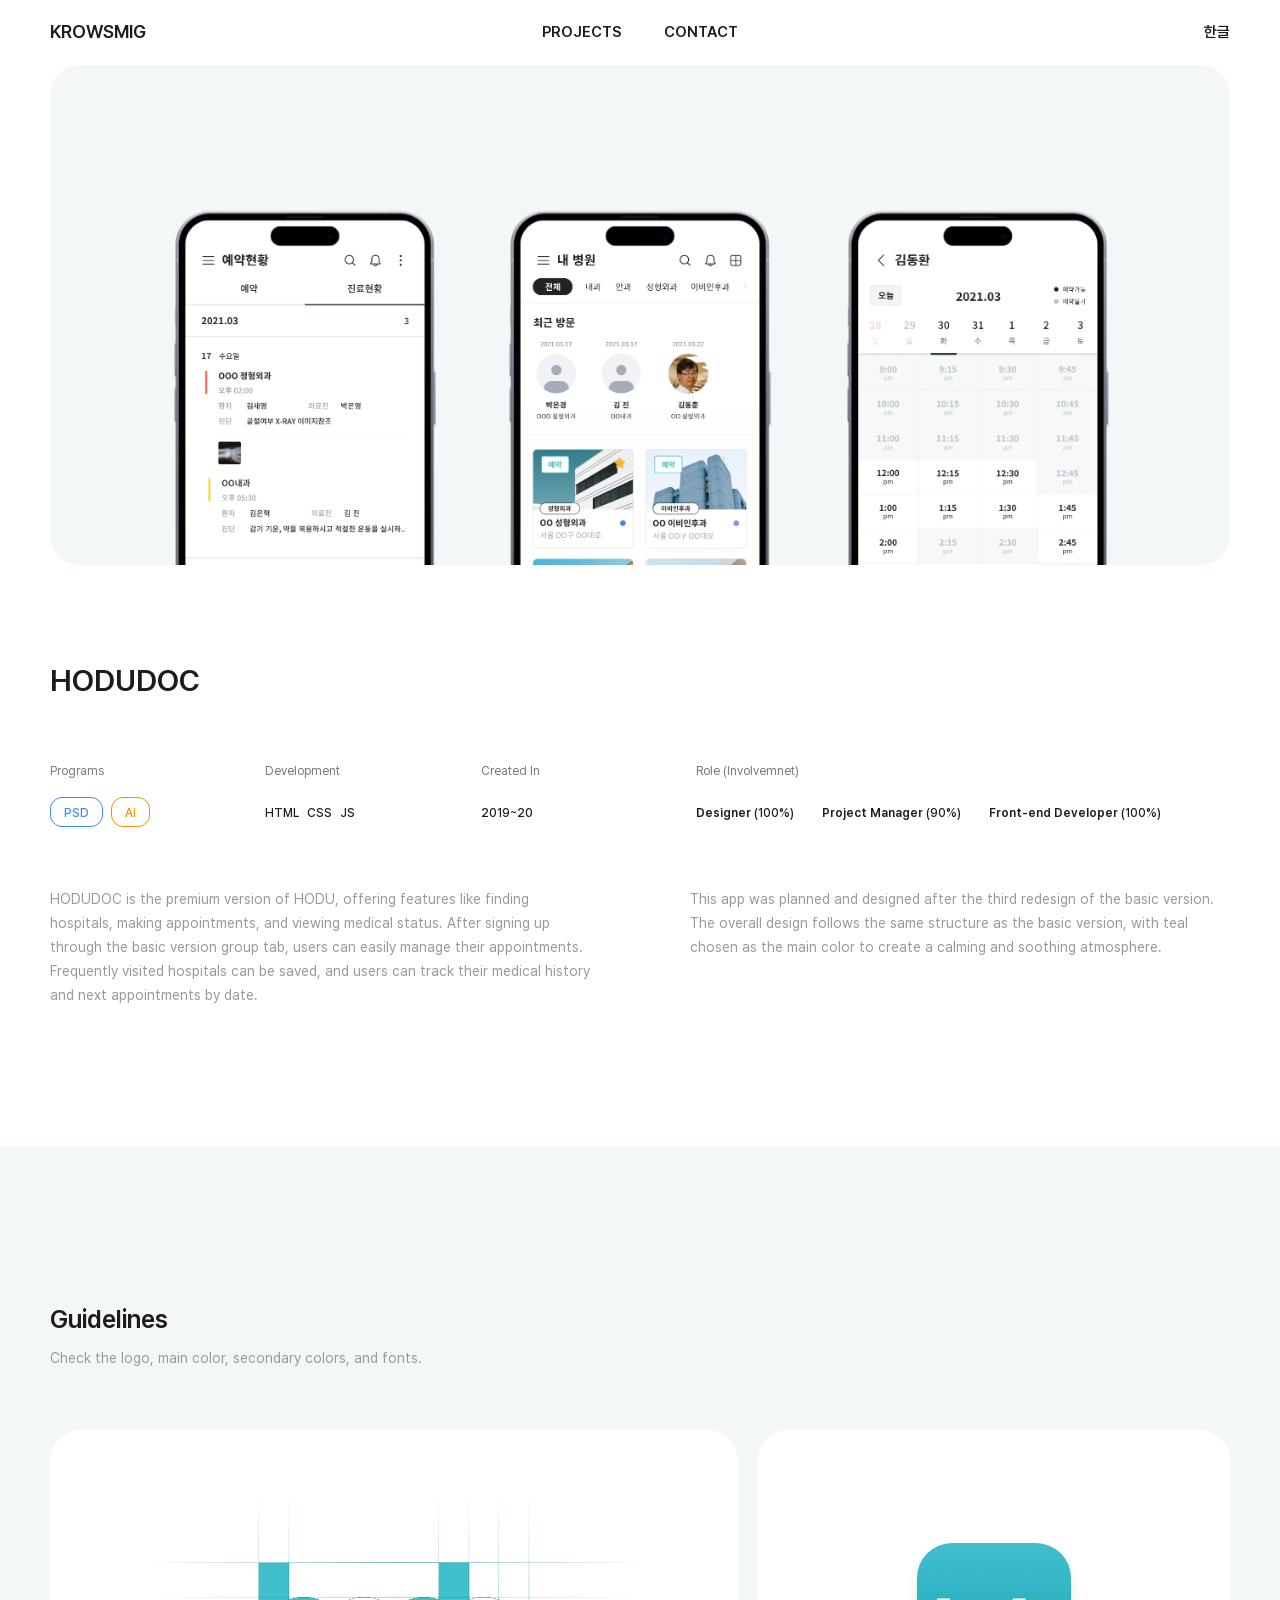
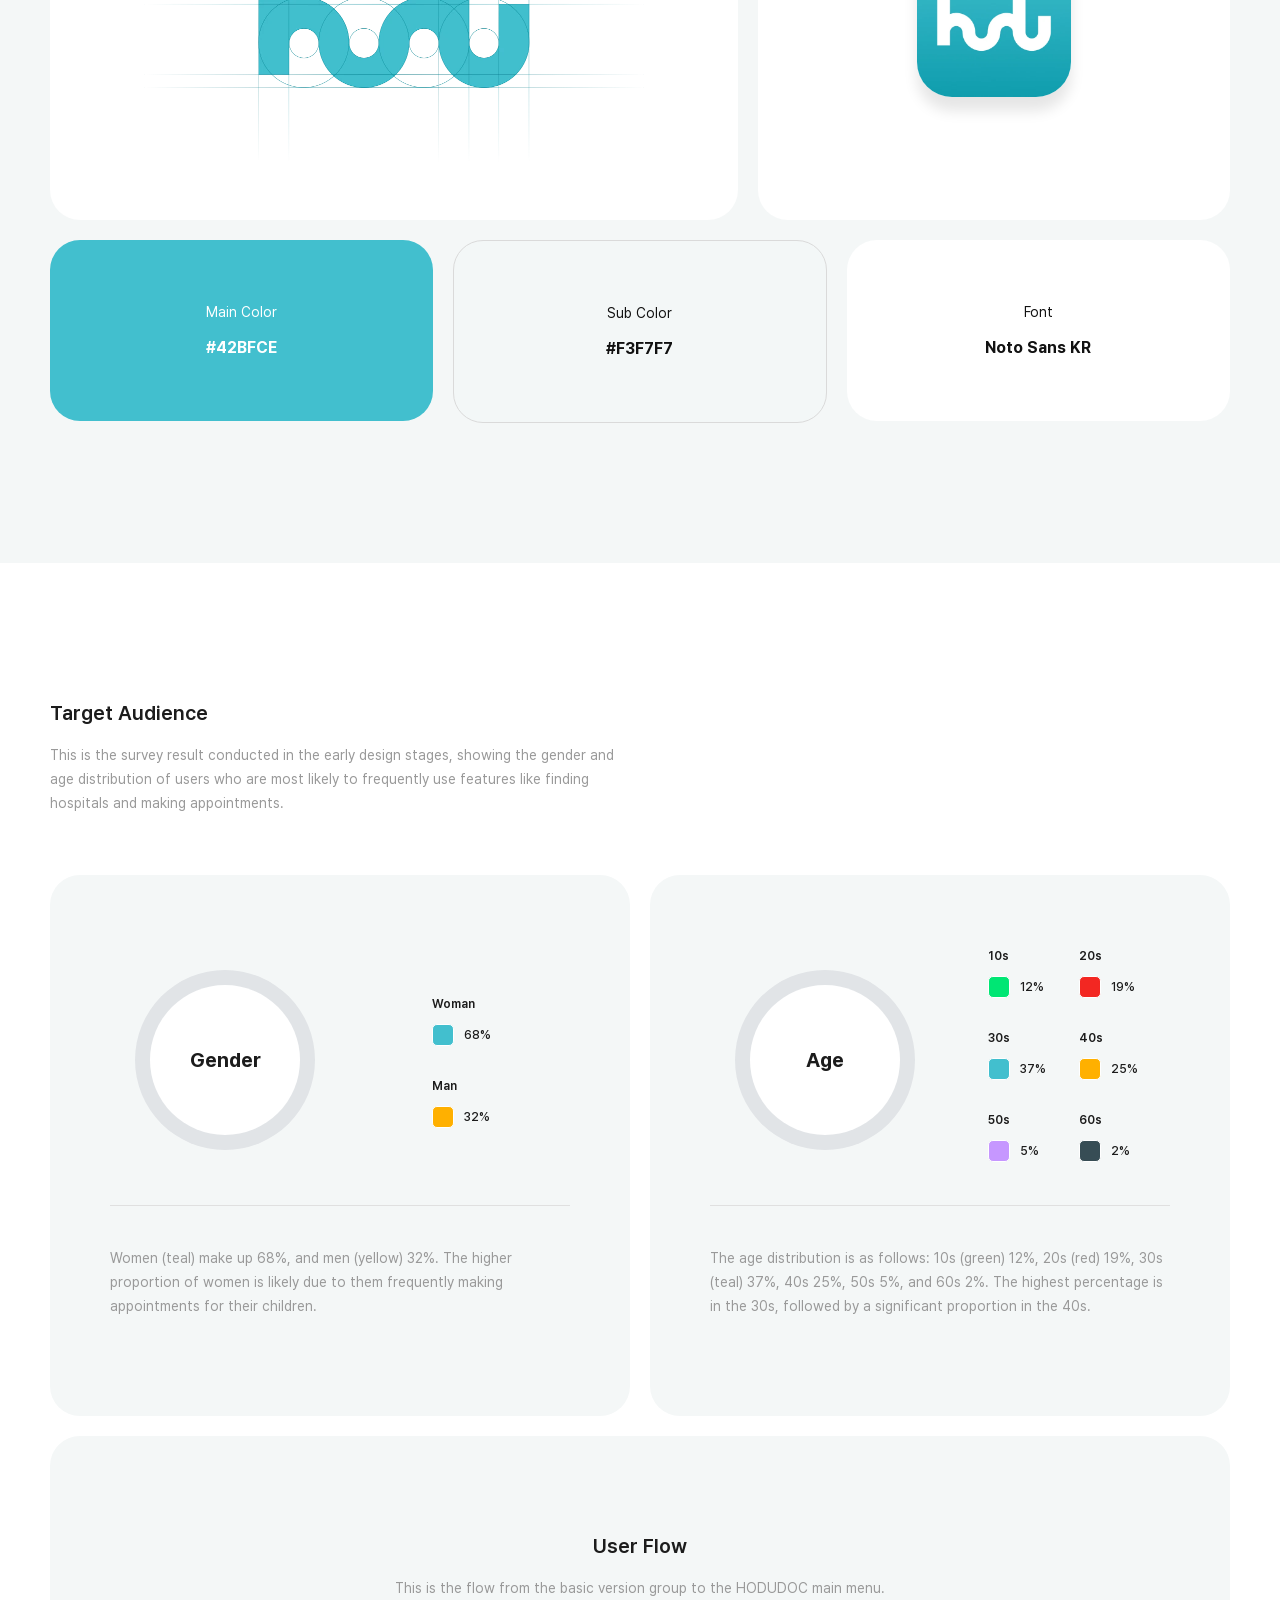
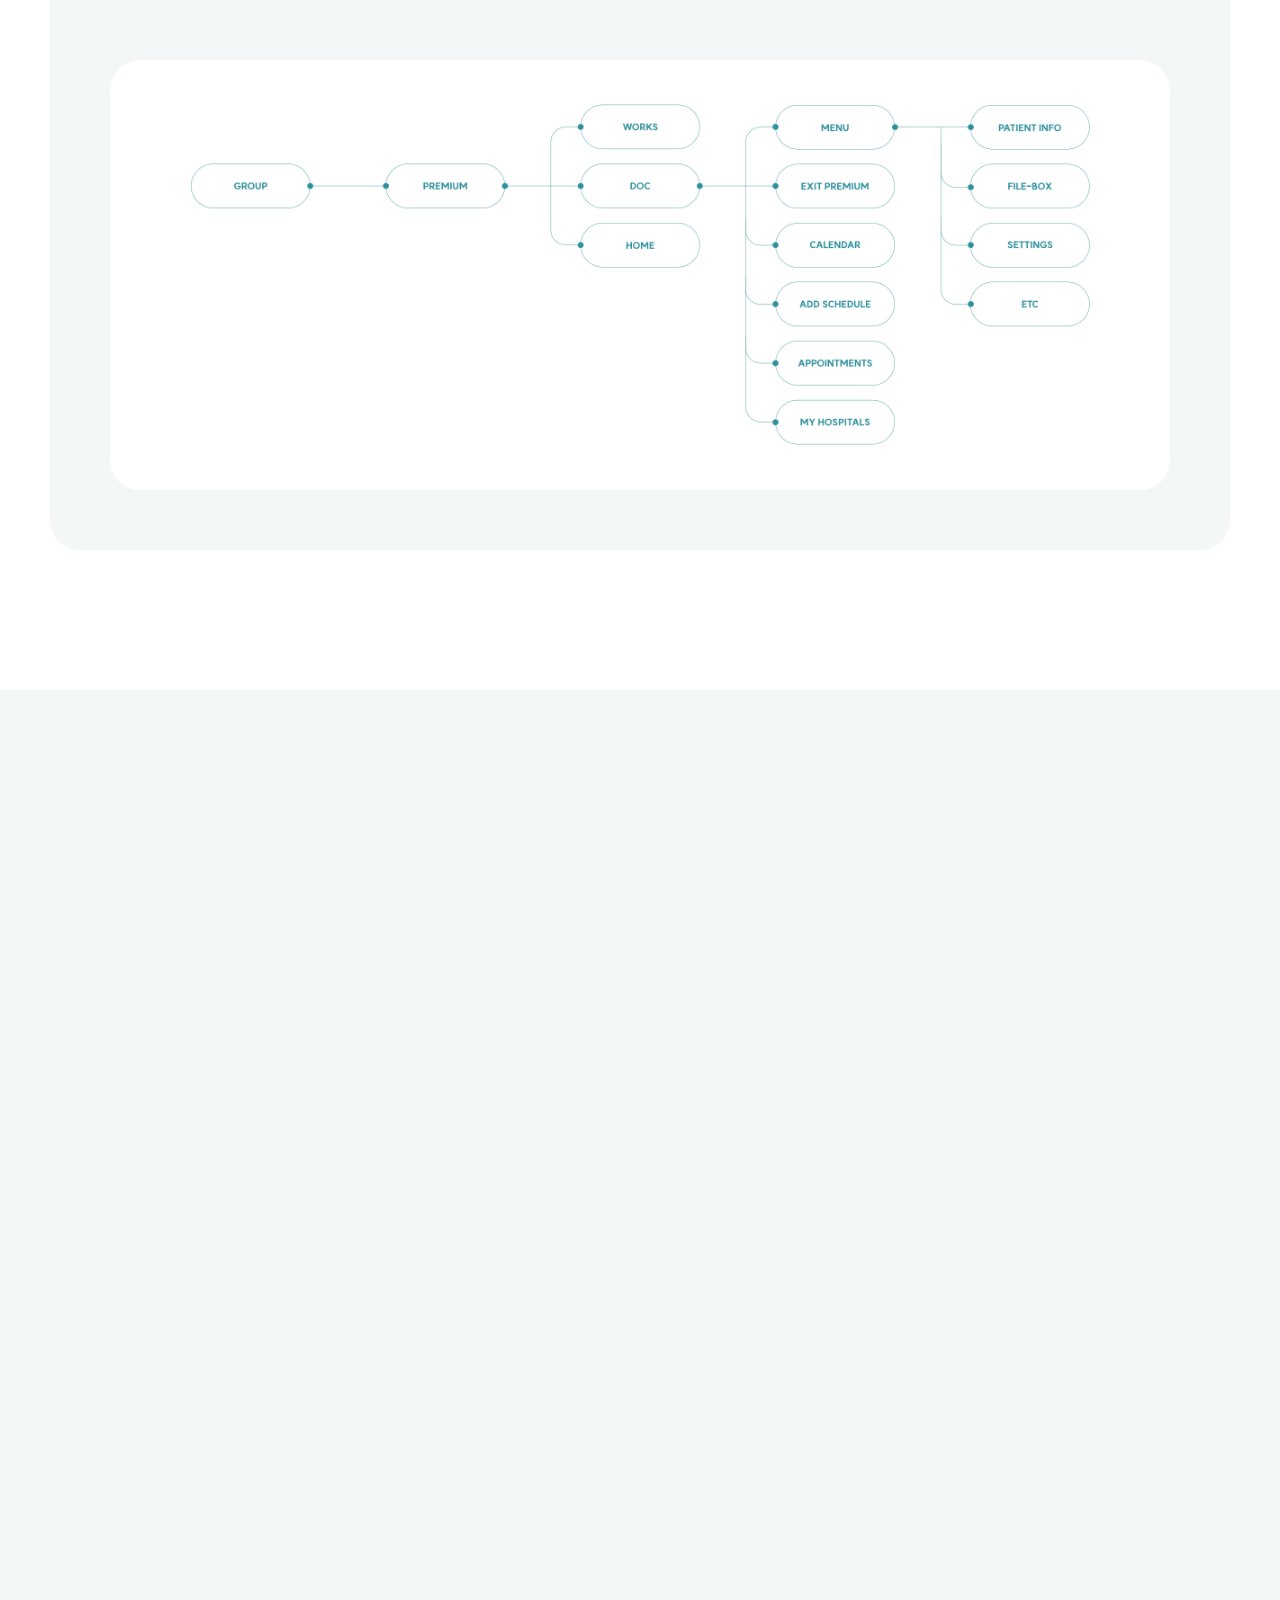
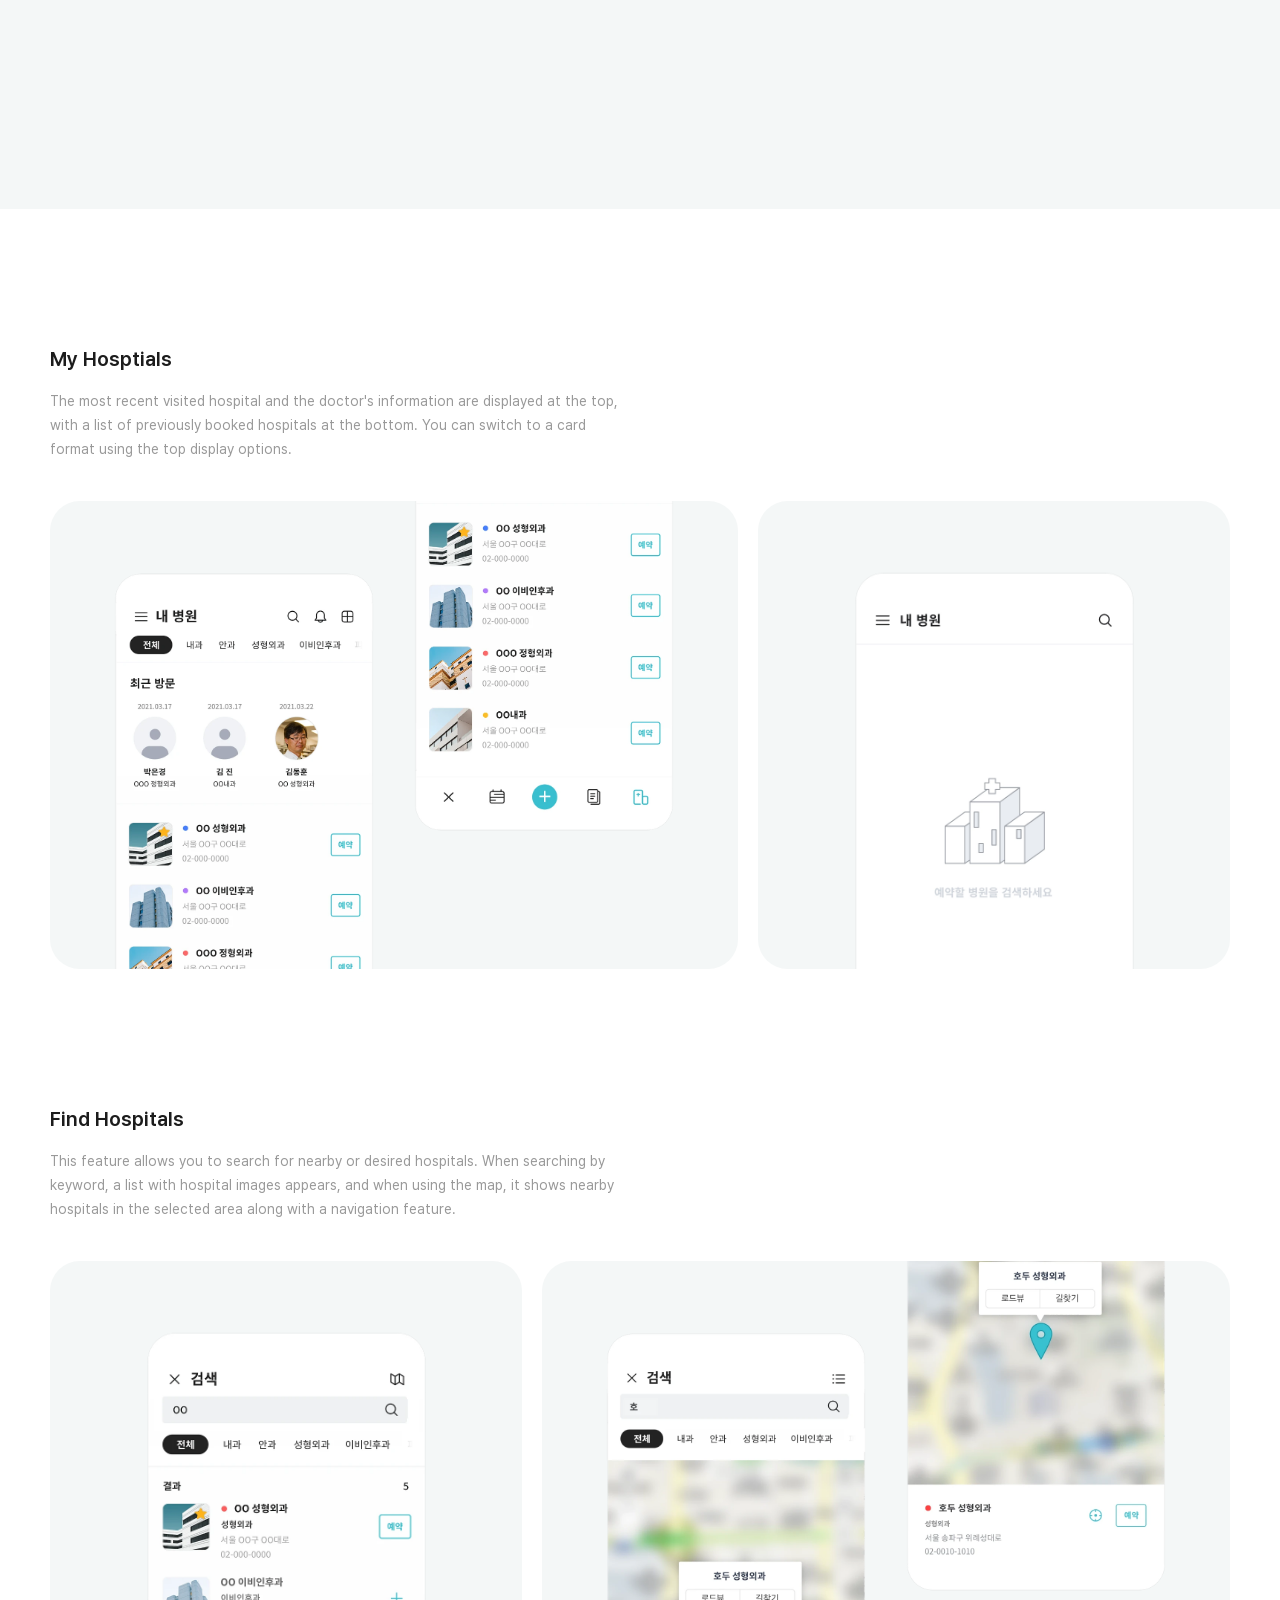
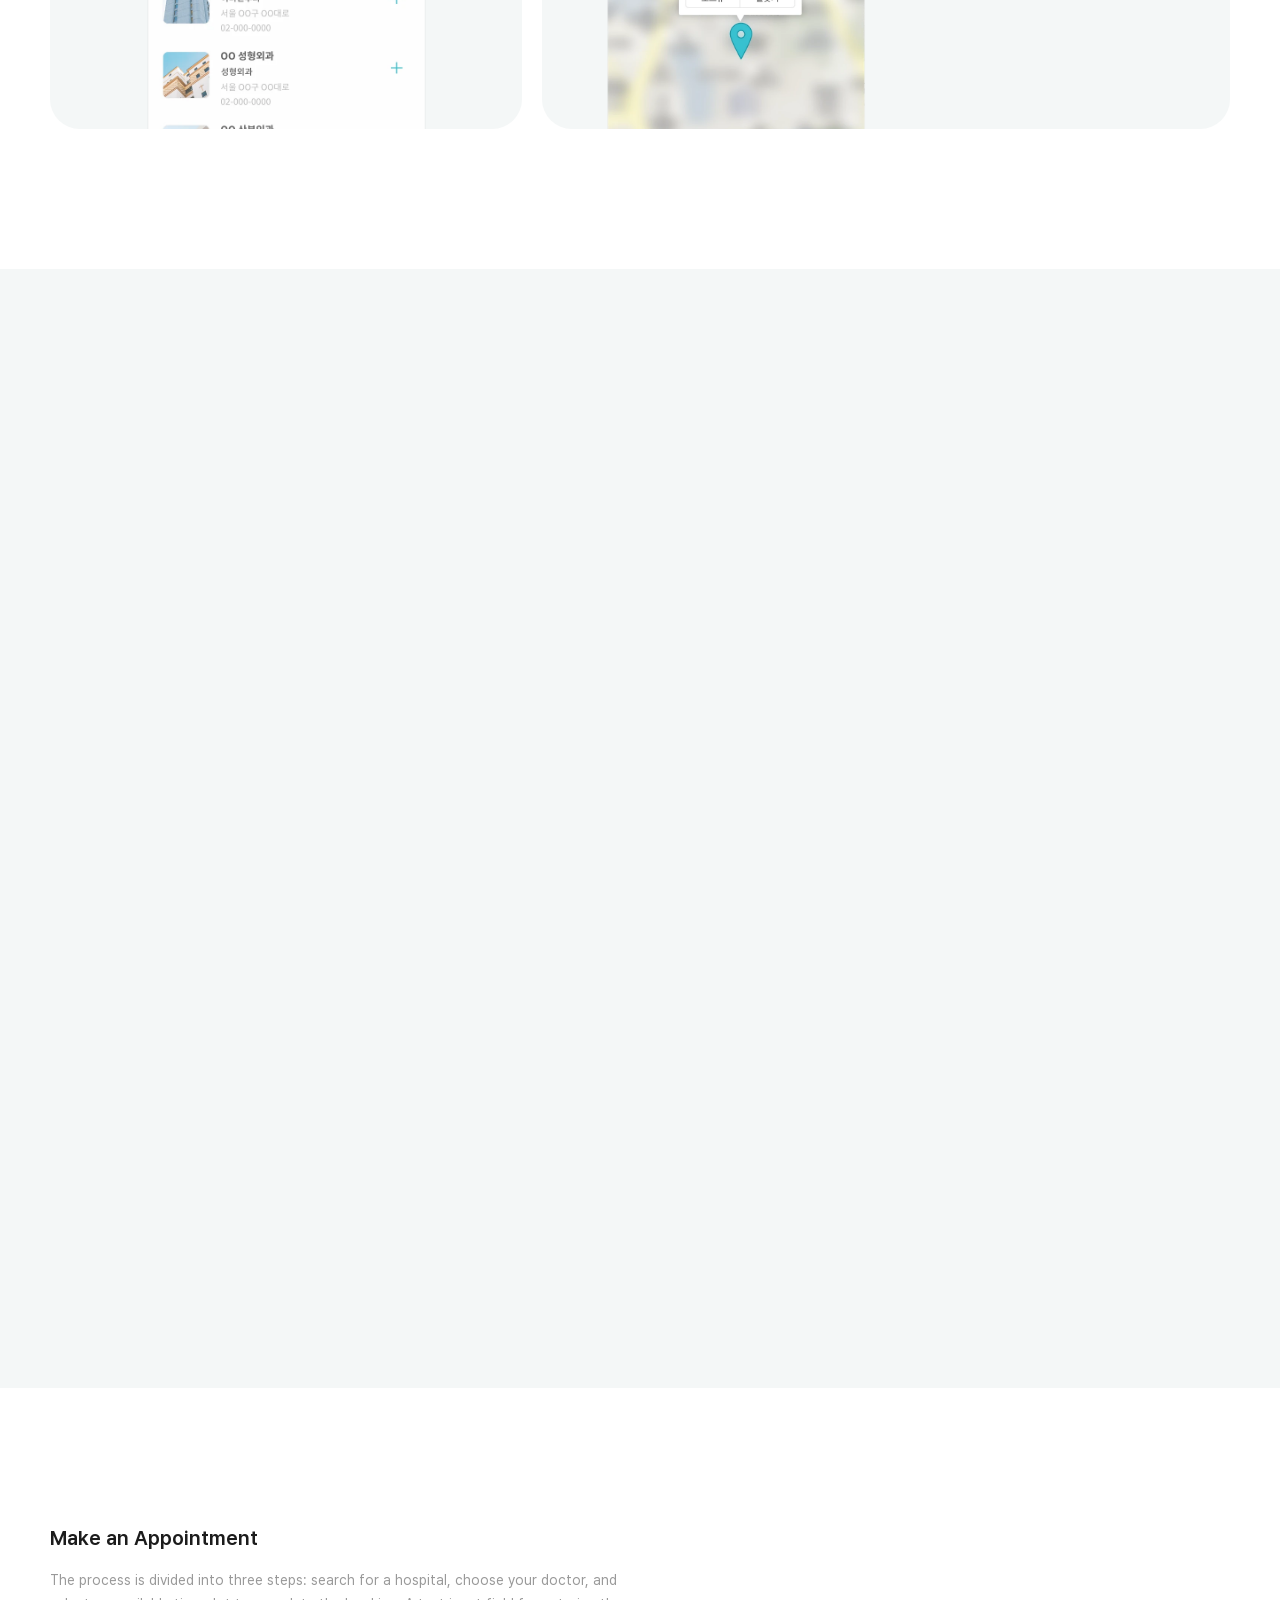
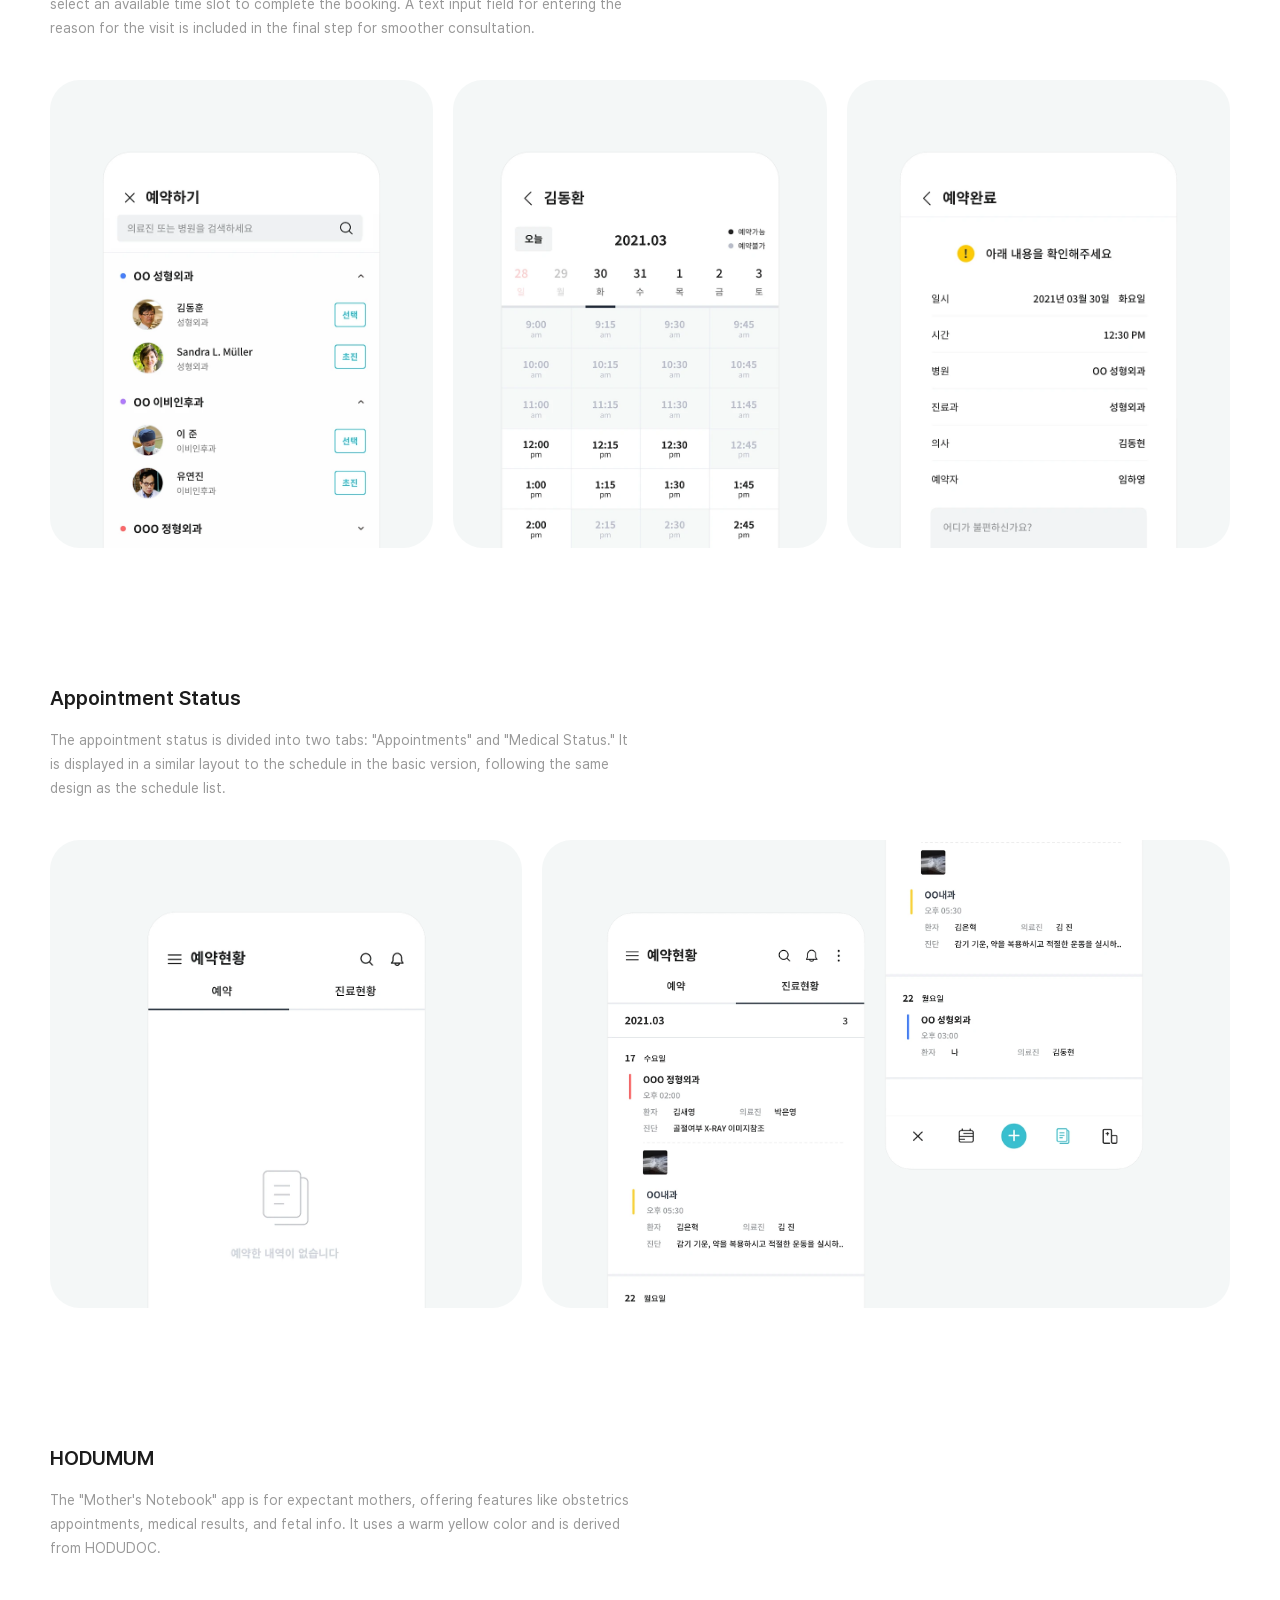
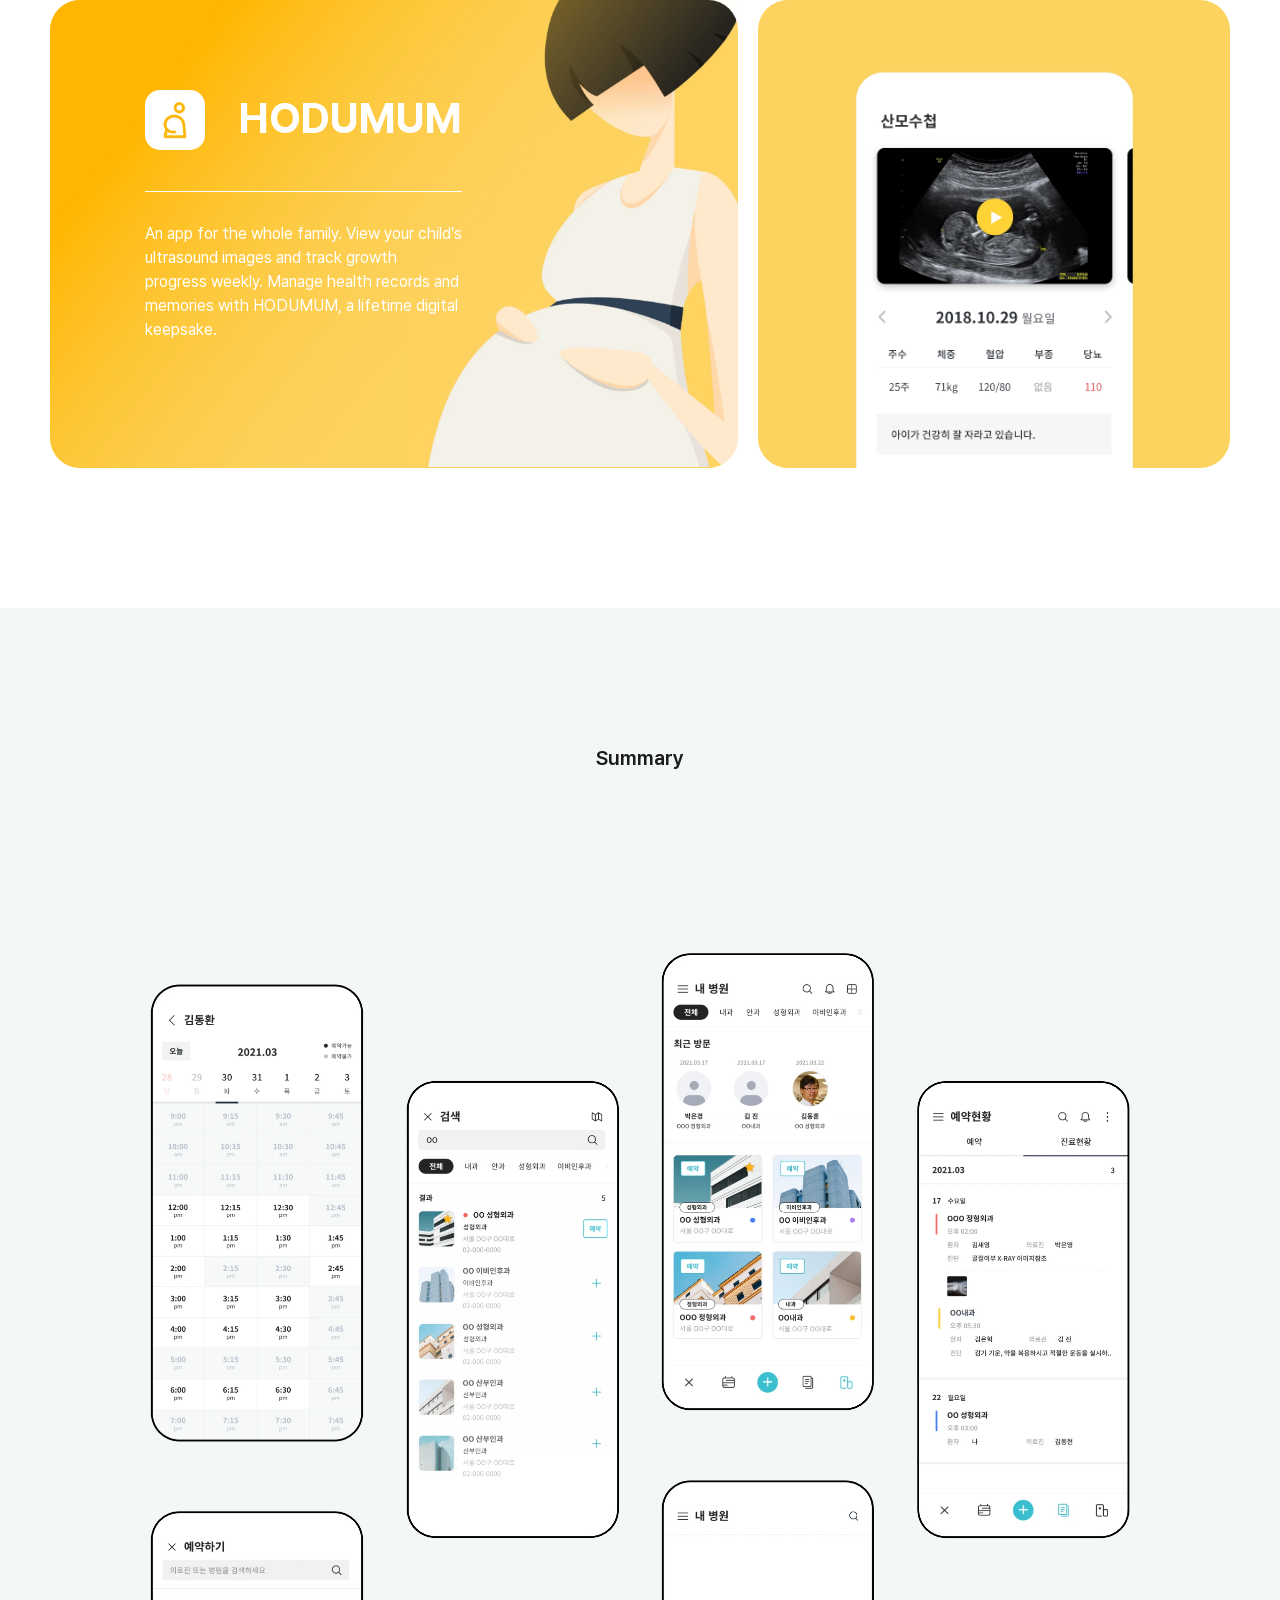
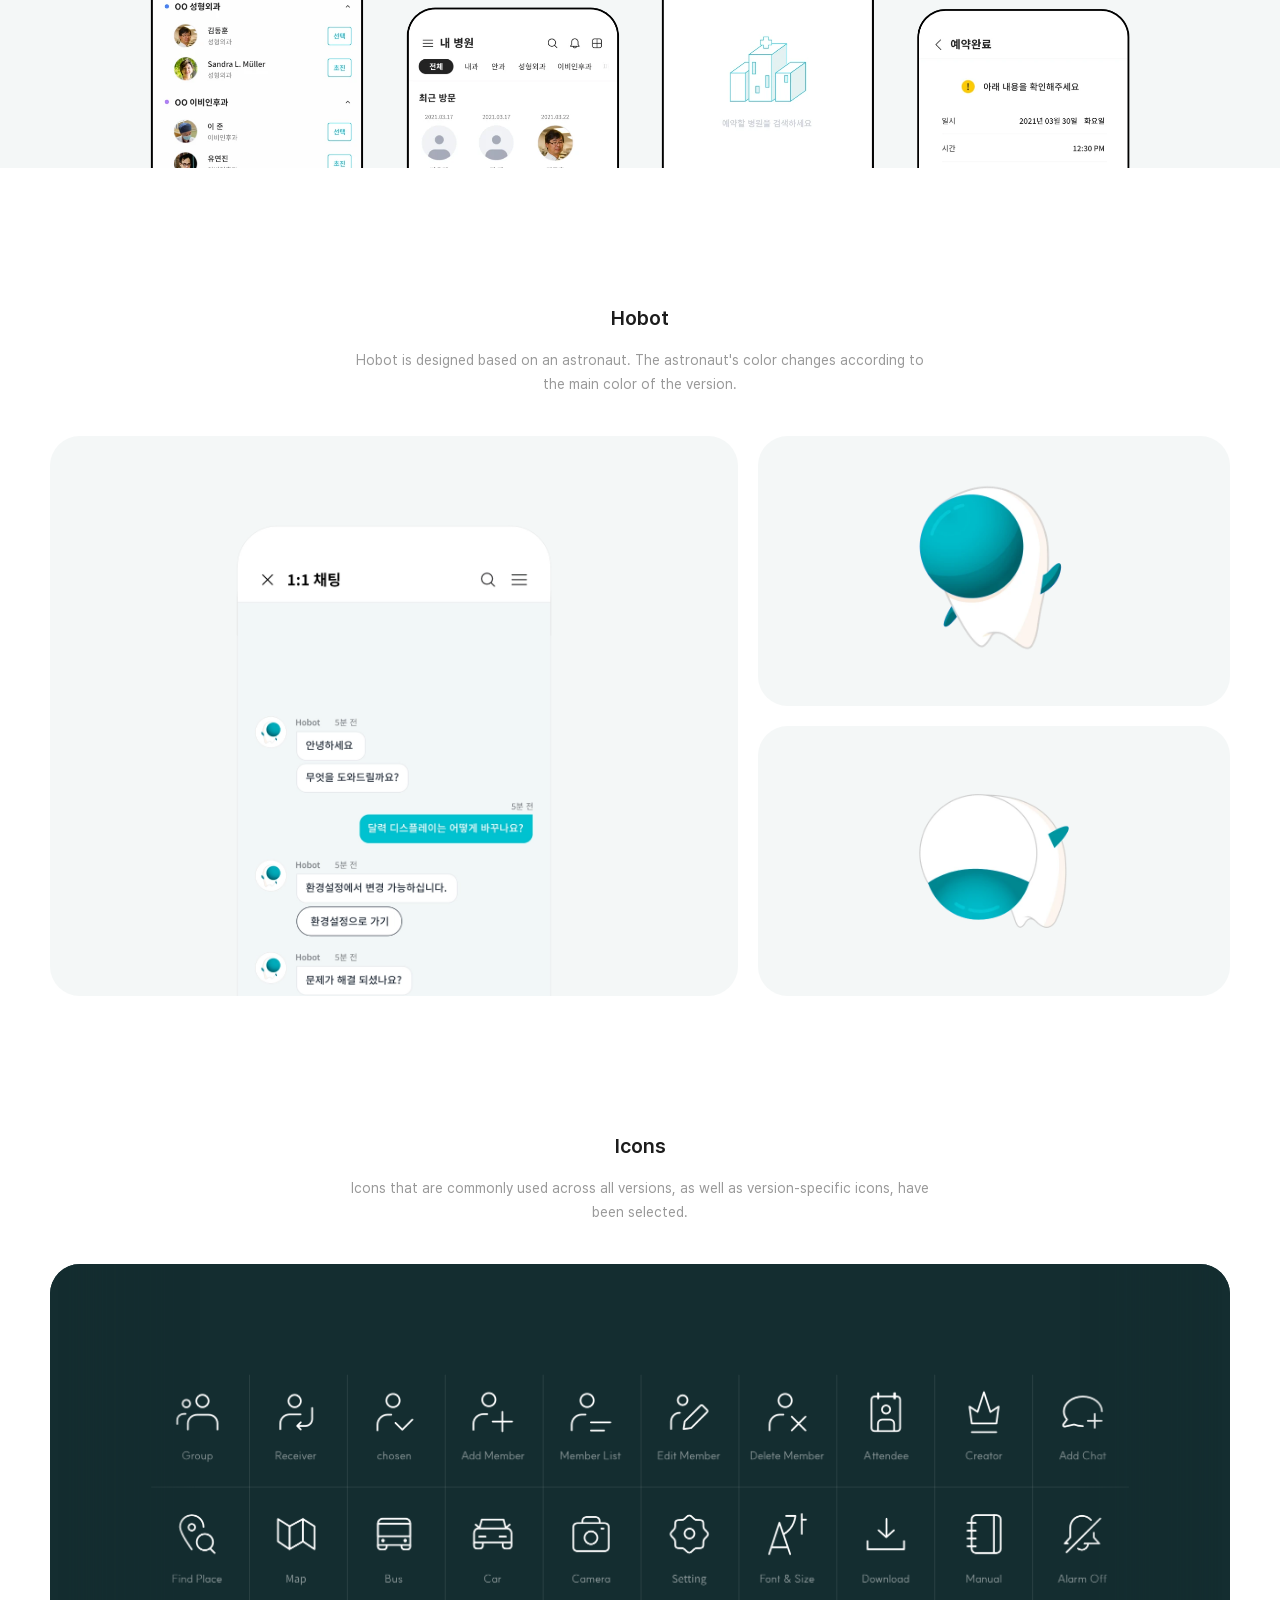
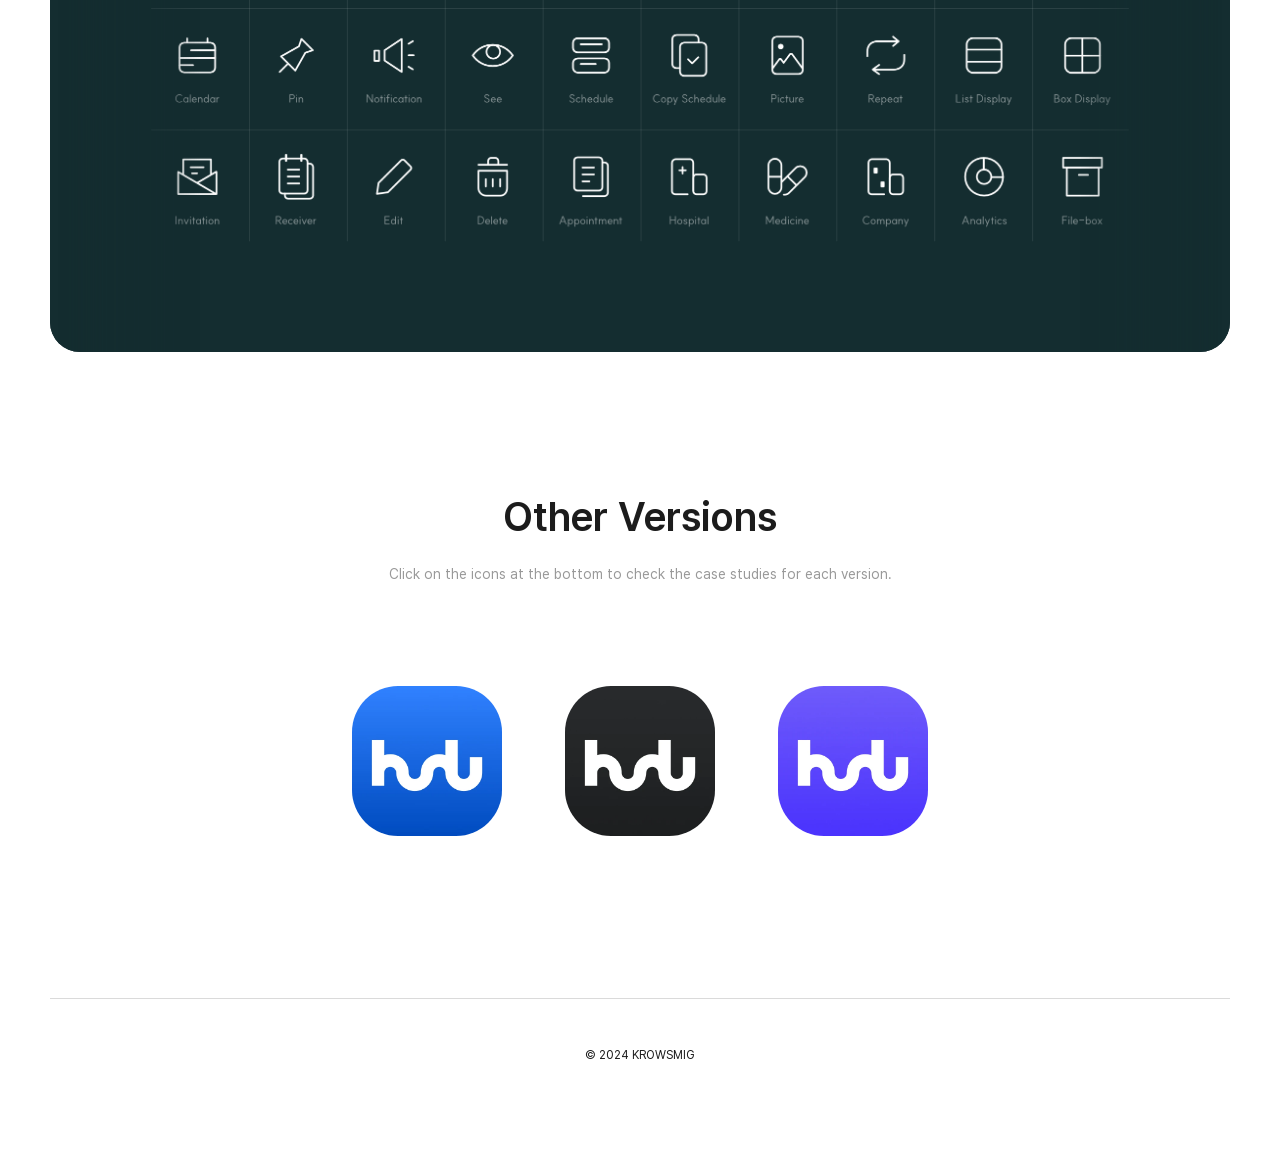
<file: en/hddc.html>
<!DOCTYPE html>
<html lang="en">
 	<head>
		<meta charset="utf-8">
		<meta name="viewport" content="width=device-width, initial-scale=1.0">
		<title>HODUDOC | KROWSMIG</title>
		<meta name="description" content="HODUDOC, the premium version of HODU, is an app that allows users to make hospital appointments and view medical results. This page is a case study detailing the planning and design process of HODUDOC.">
		<meta name="keywords" content="HODUDOC, hospital appointments, medical results,front-end developer HODU, a calendar app, HTML, CSS, jQuery, Web Designer, App Designer, KROWSMIG">
		<link rel="icon" href="../images/main/favicon.png">
		<link rel="stylesheet" type="text/css" href="../css/default.css">
		<link rel="stylesheet" type="text/css" href="../css/common.css">
		<link rel="stylesheet" type="text/css" href="../css/hd_common.css">
		<link rel="stylesheet" type="text/css" href="../css/hddc.css">

		
		<script src="../js/jquery.js"></script>
		<script src="../js/sub_script.js"></script>
		<script src="../js/hddc_script.js"></script>

		<style type="text/css">
			
		</style>
		
		<script type="text/javascript">
		</script>

		<!-- Google tag (gtag.js) -->
		<script async src="https://www.googletagmanager.com/gtag/js?id=G-4524T4PMET"></script>
		<script>
		  window.dataLayer = window.dataLayer || [];
		  function gtag(){dataLayer.push(arguments);}
		  gtag('js', new Date());
		
		  gtag('config', 'G-4524T4PMET');
		</script>
	</head>
	<body>
		<!-- #wrapper -->
		<div id="wrapper">
			<!-- .main_bg -->
			<div class="main_div">

				<!-- #gnb -->
				<section id="gnb">
					<div class="top_div">
						<div class="rel_div">
							<h1><a href="../index_en.html" class="logo"><span class="img_logo">KROWSMIG</span></a></h1>
							<div class="right">
								<a href="" class="on">EN</a>	
								<a href="../kr/hddc.html" class="">한글</a>
							</div>
							<!-- .nav -->
							<div class="nav">
								<div class="burger">
									<h2>Menu</h2>
									<a href="">
										<span></span>
										<span></span>
										<span></span>
									</a>
								</div>
								<nav>
									<a href="#projects" class="">PROJECTS</a>	
									<a href="#about" class="">CONTACT</a>
								</nav>
								
							</div>
							<!-- .nav ends -->
							<div class="btm_line"><span></span></div>
						</div>
					</div>
				</section>
				<!-- #gnb ends -->


				<!-- #menu_div -->
				<div id="menu_div">
					<div class="menu_div">
						<ul>
							<li><a href="../en/ltch.html">LITCH <span>Application</span></a></li>
							<li><a href="../en/jndk.html">JANDIK <span>E-Commerce Site</span></a></li>
							<li><a href="../en/hdwk.html">HODUWORKS <span>Application</span></a></li>
							<li><a href="../en/hdhm.html">HODUHOME <span>Application</span></a></li>
							<li><a href="../en/hd.html">HODU <span>Application</span></a></li>
							<li><a href="../en/hdck.html">HODUCLICK (Web) <span>Web Application</span></a></li>
							<li><a href="../en/hdck_tb.html">HODUCLICK (Tab) <span>Tablet Version</span></a></li>
						</ul>
					</div>
					<div class="cont_div">
						<a href="mailto:krowsmig@gmail.com" title="Click to send me an email">Send me an email <span>arrow</span></a>
					</div>
				</div>


				<!-- #main -->
				<section id="main">
					<div class="main wd_1920">
						<p class="brdr main_bg mgn_btm_100"><span class="main_img">image of hodu app</span></p>
					</div>
					<div class="quick_div wd_1920 pd_btm_160">
						<h1 class="fnt_30 pd_btm_40">HODUDOC</h1>
						<ul class="summary_ul pd_btm_60">
							<li class="pr_li">
								<p class="title">Programs</p>
								<p>
									<span class="psd">PSD</span>
									<span class="ai">Ai</span>
								</p>
							</li>
							<li class="la_li">
								<p class="title">Development</p>
								<p>
									<span>HTML</span>
									<span>CSS</span>
									<span>JS</span>
								</p>
							</li>
							<li class="yy_li">
								<p class="title">Created In</p>
								<p><span>2019~20</span></p>
							</li>
							<li class="in_li">
								<p class="title">Role (Involvemnet)</p>
								<p>Designer <span>(100%)</span>
								</p>
								<p>Project Manager <span>(90%)</span>
								</p>
								<p>Front-end Developer <span>(100%)</span>
								</p>
							</li>
						</ul>
						<div class="description_div">
							<p class="fnt_14 first_p">
								HODUDOC is the premium version of HODU, offering features like finding hospitals, making appointments, and viewing medical status. After signing up through the basic version group tab, users can easily manage their appointments. Frequently visited hospitals can be saved, and users can track their medical history and next appointments by date.
							</p>

							<p class="fnt_14 last_p">
								This app was planned and designed after the third redesign of the basic version. The overall design follows the same structure as the basic version, with teal chosen as the main color to create a calming and soothing atmosphere.
							</p>
						</div>
					</div>
					<div class="guide_div grey_bg wd_full">
						<div class="wd_1920 pd_tp_160 pd_btm_160">
							<h2 class="fnt_25">Guidelines</h2>
							<div class="description_div">
								<p class="des fnt_14 first_p">Check the logo, main color, secondary colors, and fonts.</p>
							</div>
							<ul class="guide_ul pd_tp_60 ">
								<li class="logo_li">
									<p class="brdr">logo</p>
								</li>
								<li class="app_li">
									<p class="brdr"><span>App Icon</span></p>
								</li>
								<li class="main_li">
									<p class="brdr">
										<span class="title fnt_14">Main Color</span>
										<span class="des fnt_16">#42BFCE</span>
									</p>
								</li>
								<li class="sub_li">
									<p class="brdr">
										<span class="title fnt_14">Sub Color</span>
										<span class="des fnt_16">#F3F7F7</span>
									</p>
								</li>
								<li class="font_li">
									<p class="brdr">
										<span class="title fnt_14">Font</span>
										<span class="des fnt_16">Noto Sans KR</span>
									</p>
								</li>
							</ul>
						</div>
					</div>
				</section>
				<!-- #main ends -->

				<!-- #contents -->
				<div id="contents" class="">
					<!-- #target -->
					<section id="target">
						<div class="target_div wd_1920 pd_tp_160">
							<h1 class="fnt_20">Target Audience</h1>
							<p class="pd_btm_60 des fnt_14">
								This is the survey result conducted in the early design stages, showing the gender and age distribution of users who are most likely to frequently use features like finding hospitals and making appointments.
							</p>
							<ul class="target_ul">
								<li class="gender_li">
									<ul class="gender_ul grey_bg brdr">
										<li class="gender_img">
											<span class="hd_chart hddc_chart chart_span two_panels">
												<svg viewBox="0 0 63.6619772368 63.6619772368">
													<circle class="pie1" style="stroke:#42BFCE;" cx="31.8309886184" cy="31.8309886184" r="15.9154943092"/>
													<circle class="pie2" style="stroke:#FFB000;" cx="31.8309886184" cy="31.8309886184" r="15.9154943092"/>
												</svg>
											</span>
											<p class="ic_p">
												Gender
											</p>	
										</li>
										<li class="gender_graph_li">
											<ul class="detail_ul">
												<li>
													<h2>Woman</h2>
													<p><span class="color_span doc">doc dolor</span> 68%</p>
												</li>
												<li>
													<h2>Man</h2>
													<p><span class="color_span yellow">yellow</span> 32%</p>
												</li>
											</ul>
										</li>
										<li>
											<p class="fnt_14">Women (teal) make up 68%, and men (yellow) 32%. The higher proportion of women is likely due to them frequently making appointments for their children.</p>
										</li>
									</ul>
								</li>
								<li class="age_li">
									<ul class="gender_ul grey_bg brdr">
										<li class="gender_img age_img">
											<span class="hd_chart hddc_chart chart_span five_panels">
												<svg viewBox="0 0 63.6619772368 63.6619772368">
													<circle class="pie6" cx="31.8309886184" style="stroke:#374d55;" cy="31.8309886184" r="15.9154943092"/>
													<circle class="pie5" cx="31.8309886184" style="stroke:#C697FF;" cy="31.8309886184" r="15.9154943092"/>
													<circle class="pie4" cx="31.8309886184" style="stroke:#00E674;" cy="31.8309886184" r="15.9154943092"/>
													<circle class="pie3" cx="31.8309886184" style="stroke:#F32722;" cy="31.8309886184" r="15.9154943092"/>
													<circle class="pie2" cx="31.8309886184" style="stroke:#FFB000;" cy="31.8309886184" r="15.9154943092"/>
													<circle class="pie1" cx="31.8309886184" style="stroke:#42BFCE;" cy="31.8309886184" r="15.9154943092"/>
												</svg>
											</span>
											<p class="ic_p">
												Age
											</p>	
										</li>
										<li class="age_graph_li">
											<ul class="detail_ul">
												<li>
													<h2>10s</h2>
													<p><span class="color_span green">green</span> 12%</p>
												</li>
												<li>
													<h2>20s</h2>
													<p><span class="color_span red">red</span> 19%</p>
												</li>
												<li>
													<h2>30s</h2>
													<p><span class="color_span doc">doc</span> 37%</p>
												</li>
												<li>
													<h2>40s</h2>
													<p><span class="color_span yellow">yellow</span> 25%</p>
												</li>
												<li>
													<h2>50s</h2>
													<p><span class="color_span purple">purple</span> 5%</p>
												</li>
												<li>
													<h2>60s</h2>
													<p><span class="color_span dark">dark</span> 2%</p>
												</li>
											</ul>
										</li>
										<li>
											<p class="fnt_14">The age distribution is as follows: 10s (green) 12%, 20s (red) 19%, 30s (teal) 37%, 40s 25%, 50s 5%, and 60s 2%. The highest percentage is in the 30s, followed by a significant proportion in the 40s.</p>
										</li>
									</ul>
								</li>
								<li class="user_li grey_bg brdr">
									<h2 class="fnt_20">User Flow</h2>
									<p class="des fnt_14">This is the flow from the basic version group to the HODUDOC main menu.</p>
									<p class="flow_img brdr mgn_tp_60">
										User Flow image
									</p>
								</li>
							</ul>
						</div>
					</section>
					<!-- #target ends -->

					<!-- #img_title -->
					<section id="img_title_1" class="grey_bg mgn_tp_160">
						<div class="img_title_div wd_1920 pd_tp_160">
							<p class="icon_p ic_hospital">hospital icon</p>
							<h1 class="fnt_50">My Hospitals and<br>Find Specialists</h1>
							<p class="des fnt_16">Easily view your visited hospitals in the "My Hospitals" tab, <span class="break_line"></span>
								and find nearby hospitals when needed.</p>
							<p class="img_title_1 lazy_img lazy_css">my hospital and find hosptial image</p>
						</div>
					</section>
					<!-- #img_title ends -->

					<section id="content_1" class="wd_1920 pd_tp_160">
						<div class="content_div">
							<dl>
								<dt class="fnt_20">My Hosptials</dt>
								<dd class="des fnt_14 pd_btm_40">The most recent visited hospital and the doctor's information are displayed at the top, with a list of previously booked hospitals at the bottom. You can switch to a card format using the top display options.
								</dd>
							</dl>
							<div class="content_dd">
								<p class="wd_60per"><span class="grey_bg brdr hospital_1 two_imgs lazy_img lazy_css">when there's a hospital image</span></p>
								<p class="wd_40per"><span class="grey_bg brdr hospital_2 lazy_img lazy_css">when there's no hospital image</span></p>
							</div>
							<dl>
								<dt class="fnt_20 mgn_tp_160">Find Hospitals</dt>
								<dd class="des fnt_14 pd_btm_40">
									This feature allows you to search for nearby or desired hospitals. When searching by keyword, a list with hospital images appears, and when using the map, it shows nearby hospitals in the selected area along with a navigation feature.
								</dd>
							</dl>
							<div class="content_dd">
								<p class="wd_40per rt"><span class="grey_bg brdr search_1 lazy_img lazy_css">find hospitals image</span></p>
								<p class="wd_60per lt"><span class="grey_bg brdr search_2 two_imgs lazy_img lazy_css">find in map image</span></p>
							</div>
						</div>
					</section>

					<!-- #img_title -->
					<section id="img_title_2" class="grey_bg mgn_tp_160">
						<div class="img_title_div wd_1920 pd_tp_160">
							<p class="icon_p ic_appointment">appointmnet icon</p>
							<h1 class="fnt_50">Appointments and<br> Appointment Status</h1>
							<p class="des fnt_16">
								Select a hospital, book with your preferred doctor, <span class="break_line"></span>
								and check your medical status in the app.</p>
							<p class="img_title_1 img_title_2 lazy_img lazy_css">예약하기 앱 이미지</p>
						</div>
					</section>
					<!-- #img_title ends -->
					<!-- #content_2 -->
					<section id="content_2" class="wd_1920 pd_tp_160">
						<div class="content_div">
							<dl>
								<dt class="fnt_20">Make an Appointment</dt>
								<dd class="des fnt_14 pd_btm_40">
									The process is divided into three steps: search for a hospital, choose your doctor, and select an available time slot to complete the booking. A text input field for entering the reason for the visit is included in the final step for smoother consultation.
								</dd>
							</dl>
							<div class="content_dd mk_apt">
								<p class="wd_33per rt"><span class="grey_bg brdr appointment_1 lazy_img lazy_css">make appointments 1 image</span></p>
								<p class="wd_33per mid"><span class="grey_bg brdr appointment_2 lazy_img lazy_css">make appointments 2 image</span></p>
								<p class="wd_33per lt"><span class="grey_bg brdr appointment_3 lazy_img lazy_css">make appointments 3 image</span></p>
							</div>
							<dl>
								<dt class="fnt_20 mgn_tp_160">Appointment Status</dt>
								<dd class="des fnt_14 pd_btm_40">
									The appointment status is divided into two tabs: "Appointments" and "Medical Status." It is displayed in a similar layout to the schedule in the basic version, following the same design as the schedule list.
								</dd>
							</dl>
							<div class="content_dd">
								<p class="wd_40per rt"><span class="grey_bg brdr list_appointments_1 lazy_img lazy_css">appointment status image</span></p>
								<p class="wd_60per lt"><span class="grey_bg brdr list_appointments_2 flip two_imgs lazy_img lazy_css">Medical Status image</span></p>
							</div>
							<dl>
								<dt class="fnt_20 mgn_tp_160">HODUMUM</dt>
								<dd class="des fnt_14 pd_btm_40">The "Mother's Notebook" app is for expectant mothers, offering features like obstetrics appointments, medical results, and fetal info. It uses a warm yellow color and is derived from HODUDOC.
								</dd>
							</dl>
							<div class="content_dd hmm">
								<p class="wd_60per rel brdr">
									<span class="grey_bg brdr hm_bg lazy_img lazy_css">illustration of a pregnant woman</span>
									<span class="hm_bg_gr lazy_img lazy_css"></span>
									<span class="icon_hm">hodumum icon</span>
									<span class="title fnt_50">HODUMUM</span>
									<span class="cont">An app for the whole family. View your child’s ultrasound images and track growth progress weekly. Manage health records and memories with HODUMUM, a lifetime digital keepsake.
									</span>
								</p>
								<p class="wd_40per"><span class="grey_bg brdr hm_img lazy_img lazy_css">mother's notebook image</span></p>
							</div>							
						</div>
					</section>
					<!-- #content_2 ends -->

					<!-- #img_title -->
					<section id="other_pages" class="grey_bg mgn_tp_160">
						<div class="img_title_div wd_1920 pd_tp_160">
							<h1 class="fnt_20">Summary</h1>
							<p class="img_title_1 img_title_other_pages lazy_img lazy_css">other pages image</p>
						</div>
					</section>
					<!-- #img_title ends -->
					<!-- #content_3 -->
					<section id="content_rest" class="wd_1920 pd_tp_160">
						<div class="content_div">
							<dl>
								<dt class="fnt_20">Hobot</dt>
								<dd class="des fnt_14 pd_btm_40">Hobot is designed based on an astronaut. The astronaut's color changes according to the main color of the version.
								</dd>
							</dl>
							<div class="content_dd">
								<p class="wd_60per"><span class="grey_bg brdr lazy_img lazy_css">1 on 1 chat app image</span></p>
								<p class="wd_40per"><span class="grey_bg brdr hbt_1 lazy_img lazy_css">Hobot 1 image</span><span class="grey_bg brdr hbt_2 lazy_img lazy_css">Hobot 2 image</span></p>
							</div>
							<dl>
								<dt class="fnt_20 mgn_tp_160">Icons</dt>
								<dd class="des fnt_14 pd_btm_40">Icons that are commonly used across all versions, as well as version-specific icons, have been selected.
								</dd>
							</dl>
							<div class="content_dd ic_div">
								<p class="wd_full brdr"><span class="grey_bg lazy_img lazy_css">Icons image</span><span class="gradi_bg_1"></span><span class="gradi_bg_2"></span></p>
							</div>
						</div>
					</section>
					<!-- #content_3 ends -->

					<!-- .see_other -->
					<section id="see_other">
						<div class="wd_1920 pd_tp_160">
							<h1 class="fnt_50">Other Versions</h1>
							<p class="des fnt_14">Click on the icons at the bottom to check the case studies for each version.</p>
							<ul class="pd_btm_60">
								<li class="hd"><a href="../en/hd.html" alt="See HoduDoc"><span>HODU</span></a></li>
								<li class="hdwk"><a href="../en/hdwk.html" alt="See HoduWorks"><span>HODUWORKS</span></a></li>
								<li class="hdhm"><a href="../en/hdhm.html" alt="See HoduHome"><span>HODUHOME</span></a></li>
							</ul>
							<div class="line"></div>
						</div>
					</section>

				</div>
				<!-- #contents ends -->

				<!-- .top_btn -->
				<div class="top_div">
					<a href="#wrapper" class="top_btn">Back to the top</a>
				</div>
				<!-- .top_btn ends -->


				<!-- #footer -->
				<section id="footer" class="wd_1920 pd_btm_160 pd_tp_60">
					<p class="eng_ft">© 2024 KROWSMIG</p>
				</section>
				<!-- #footer ends -->
			</div>

			<!-- .main_bg ends -->
		</div>
		<!-- #wrapper ends-->

		<!-- loading -->
		<div class="ld_bg">
			<div class="ld_box">
				<div class="first_orbit obt"></div>
				<div class="second_orbit obt"></div>
				<div class="third_orbit obt">LOADING</div>
			</div>
		</div>
	</body>
</html>
</file>
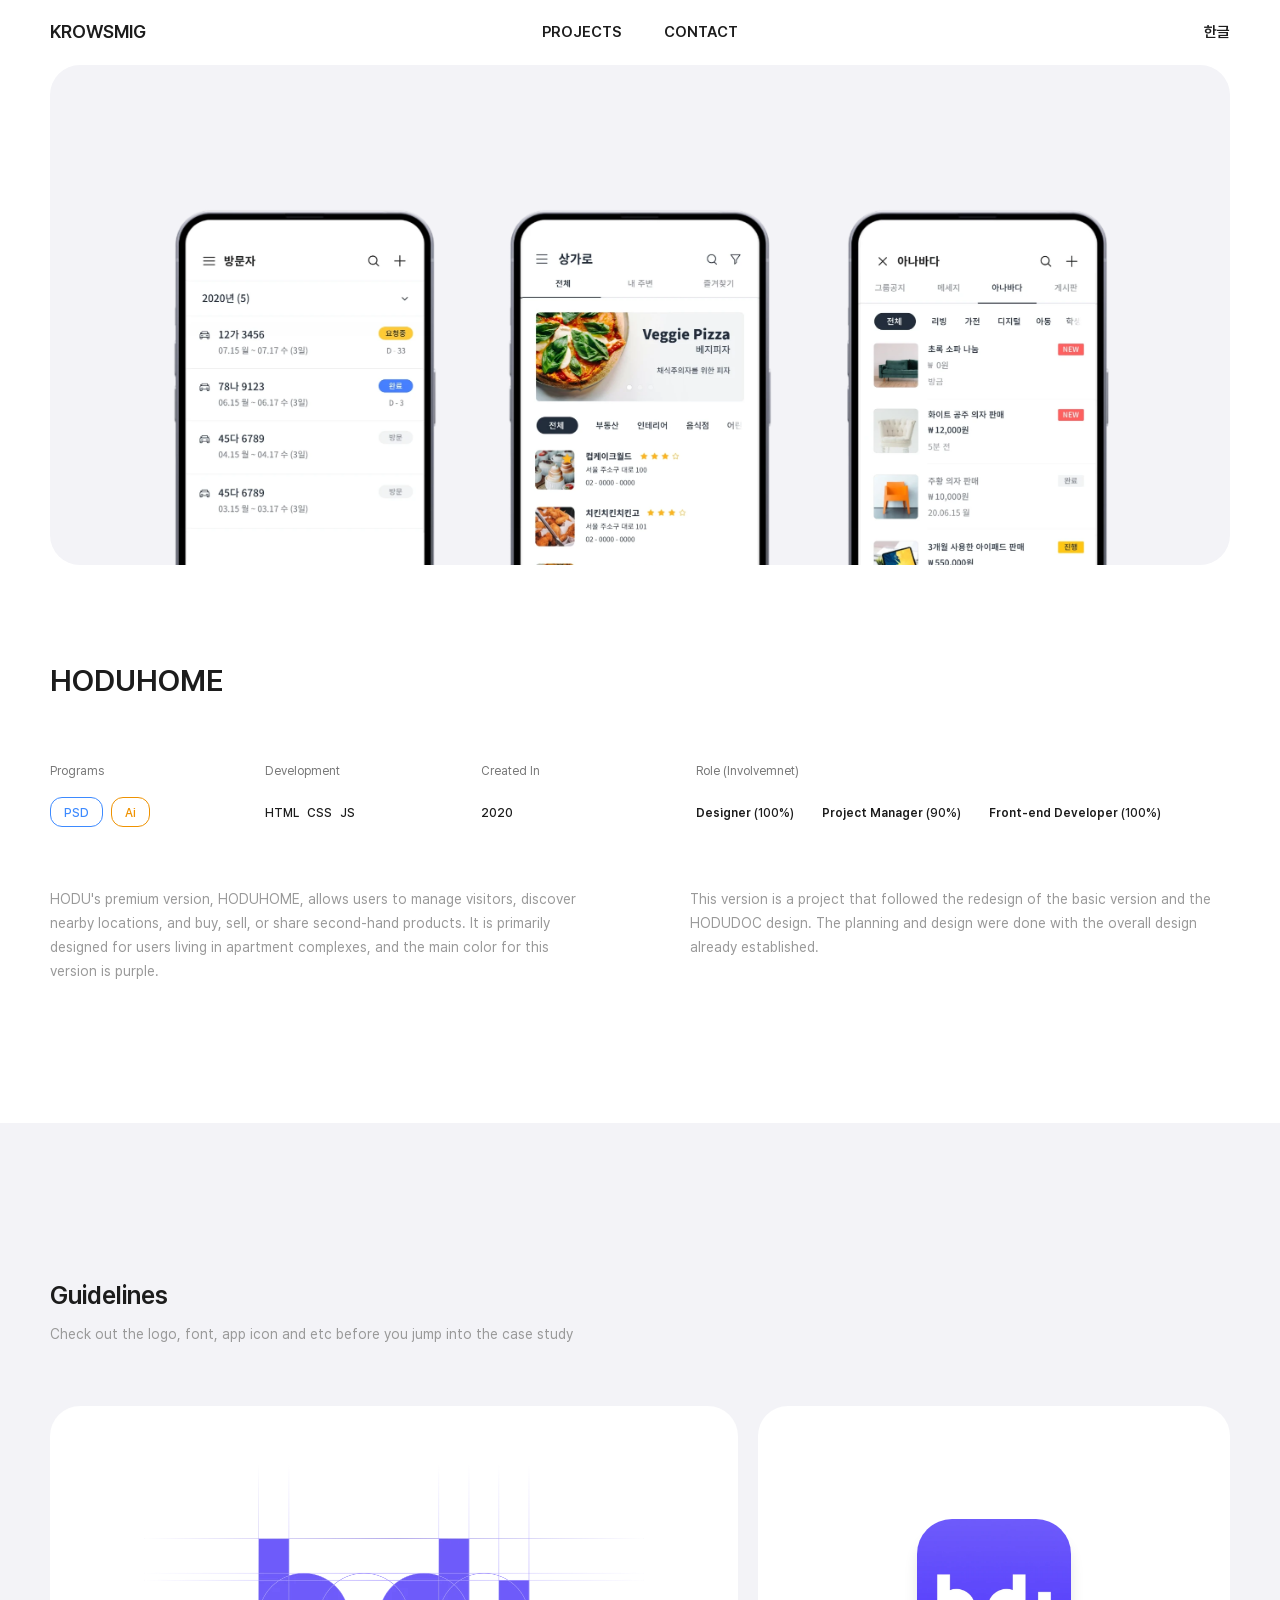
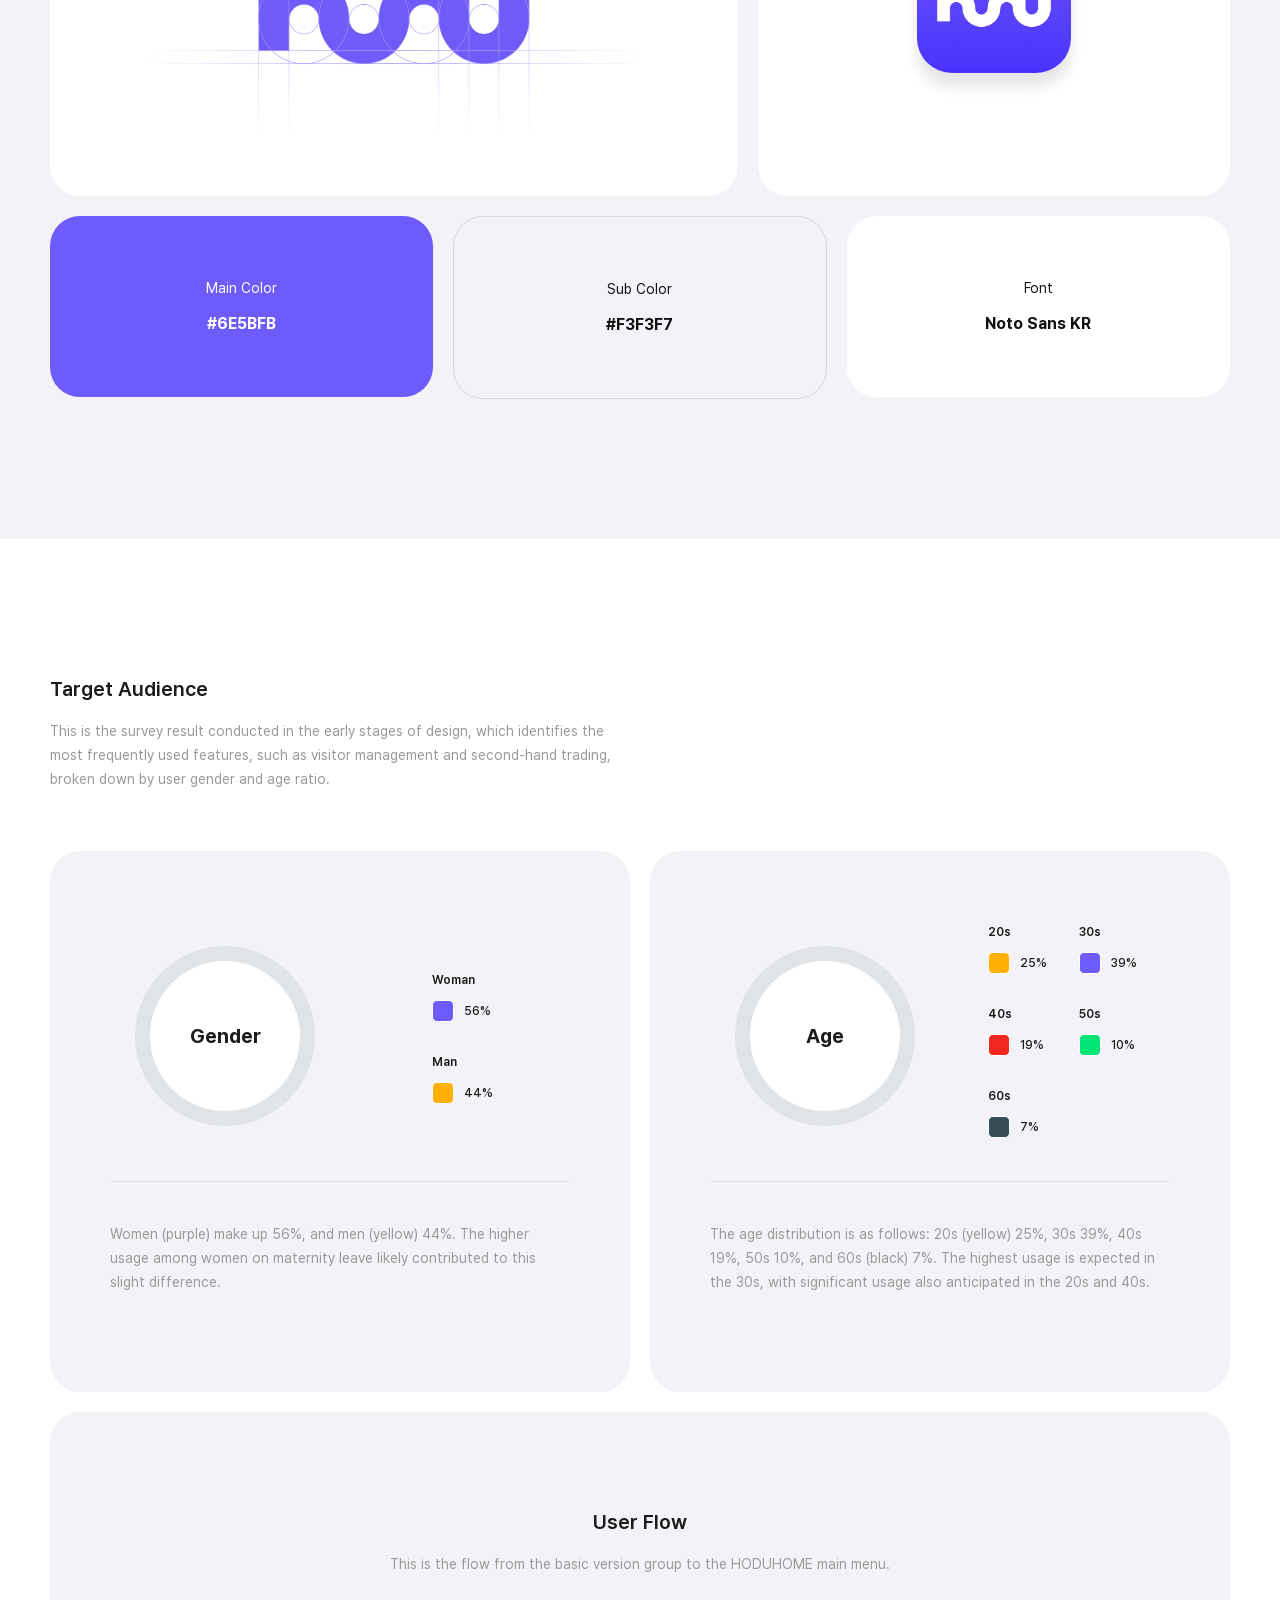
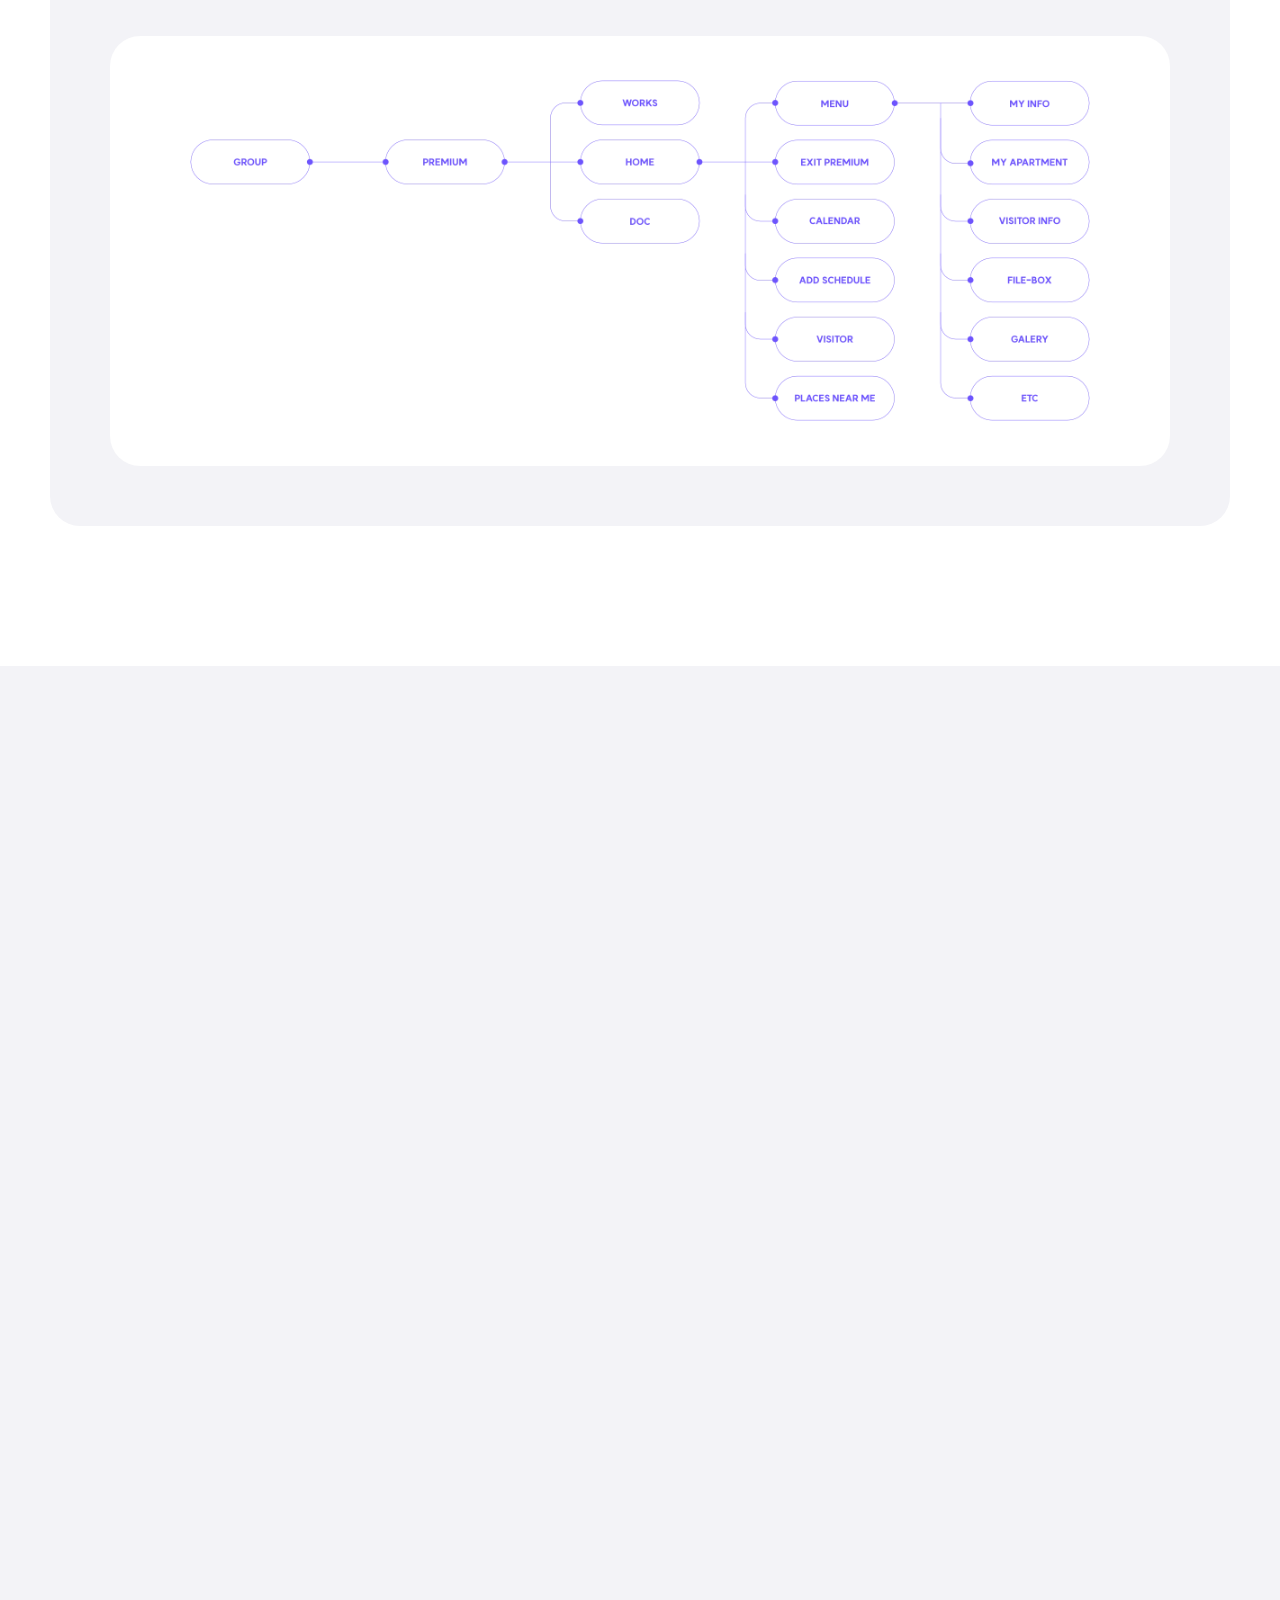
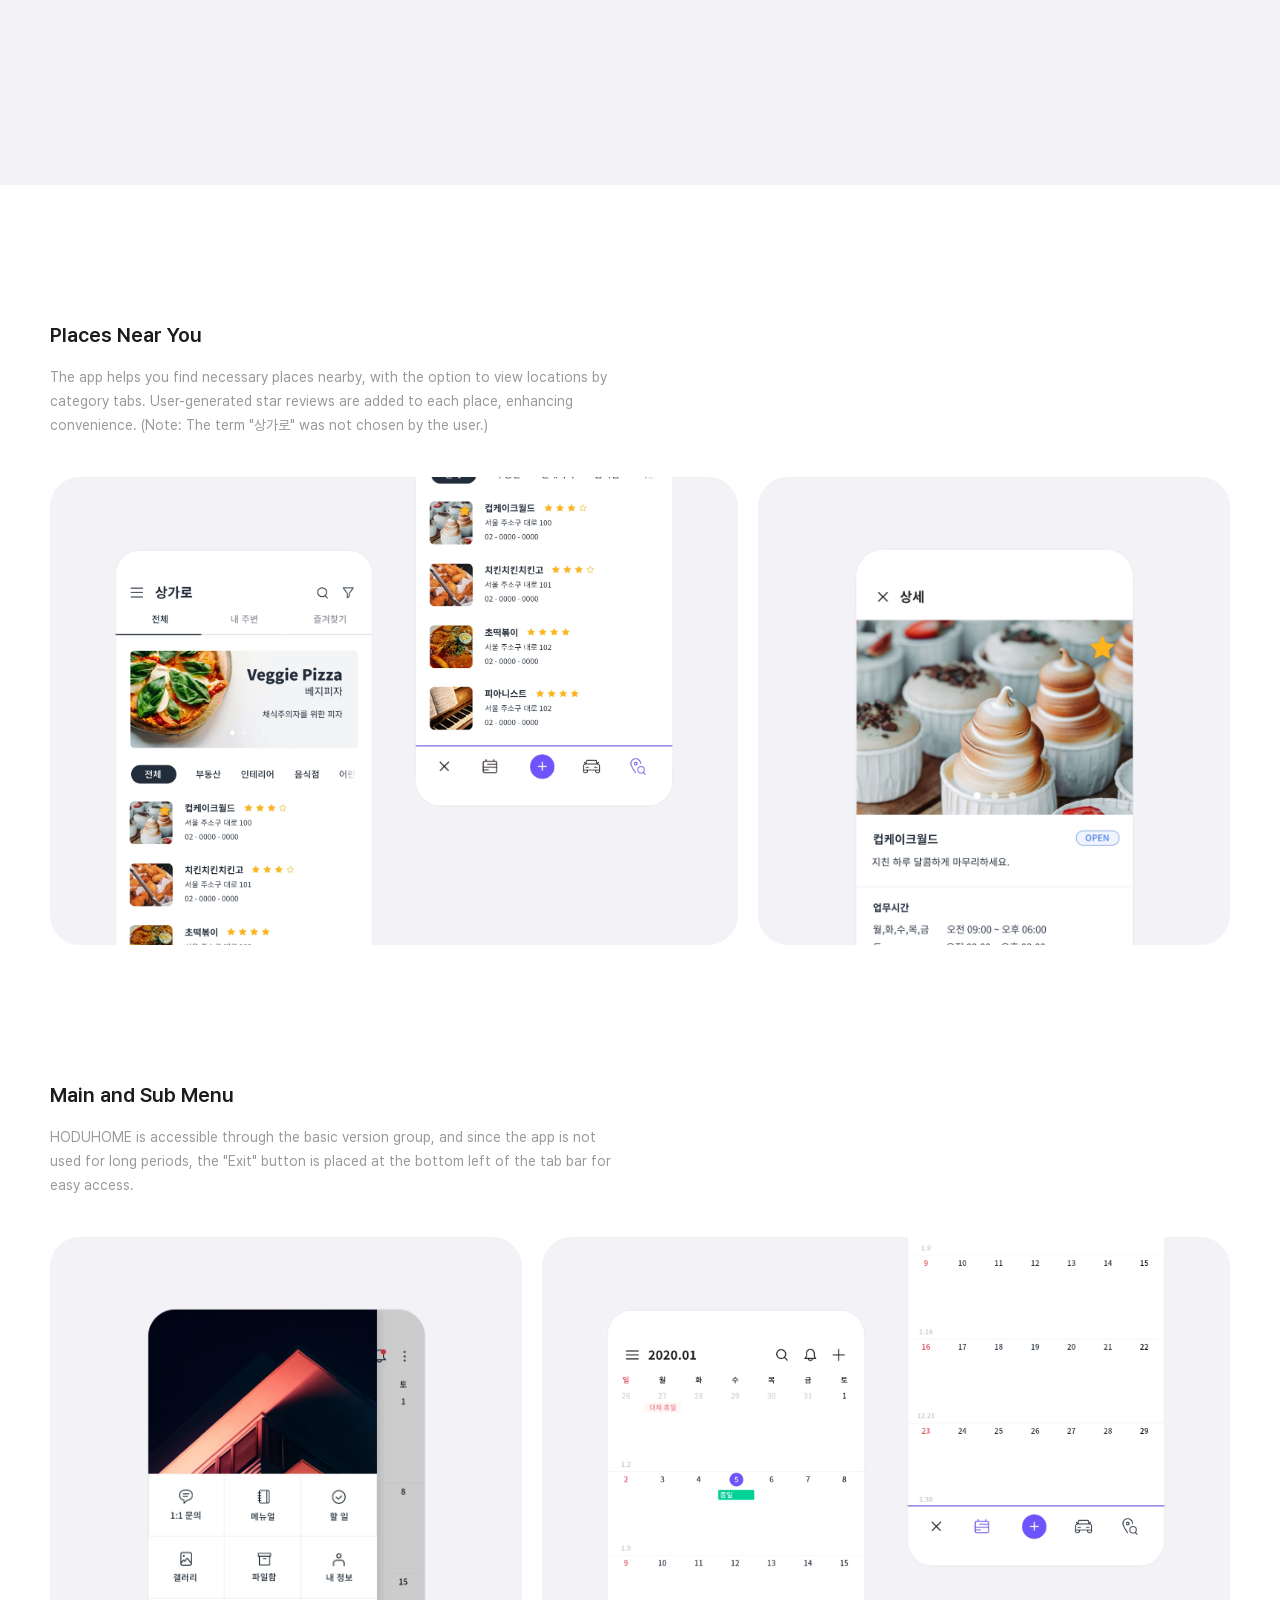
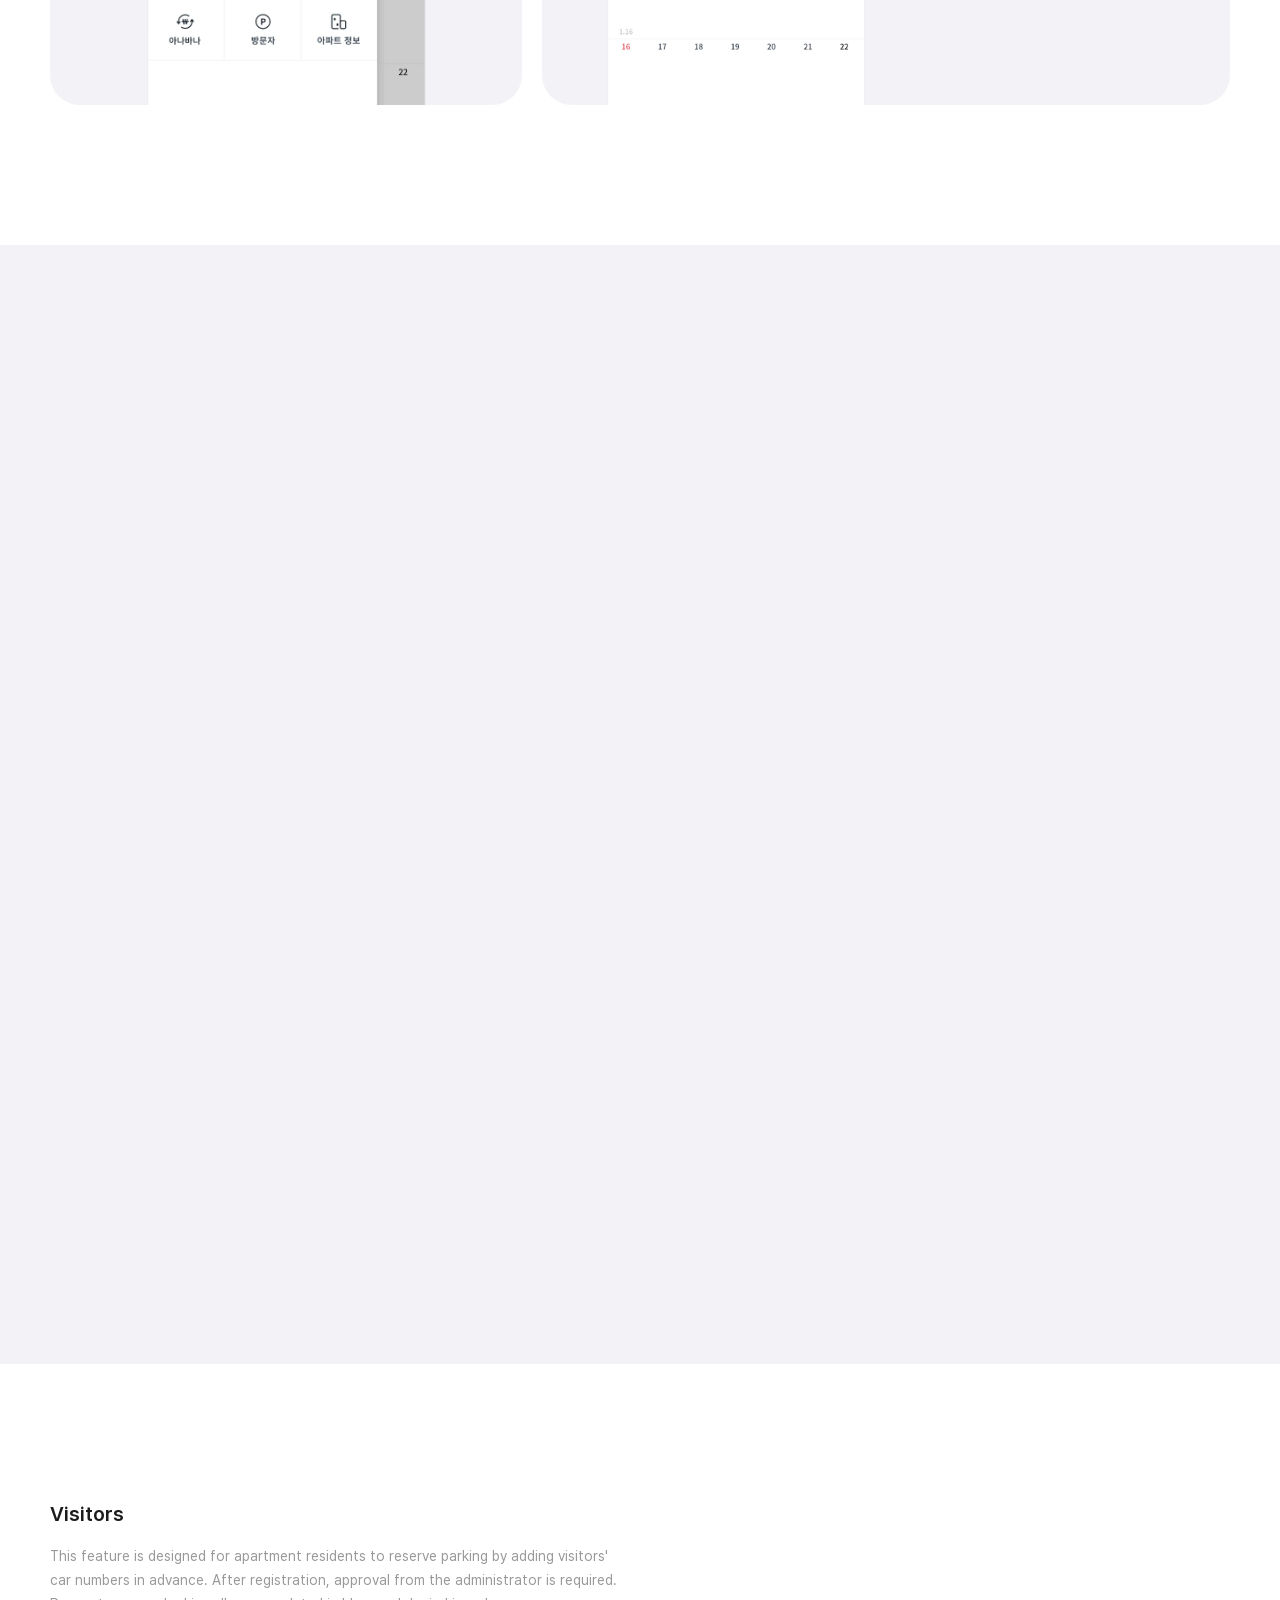
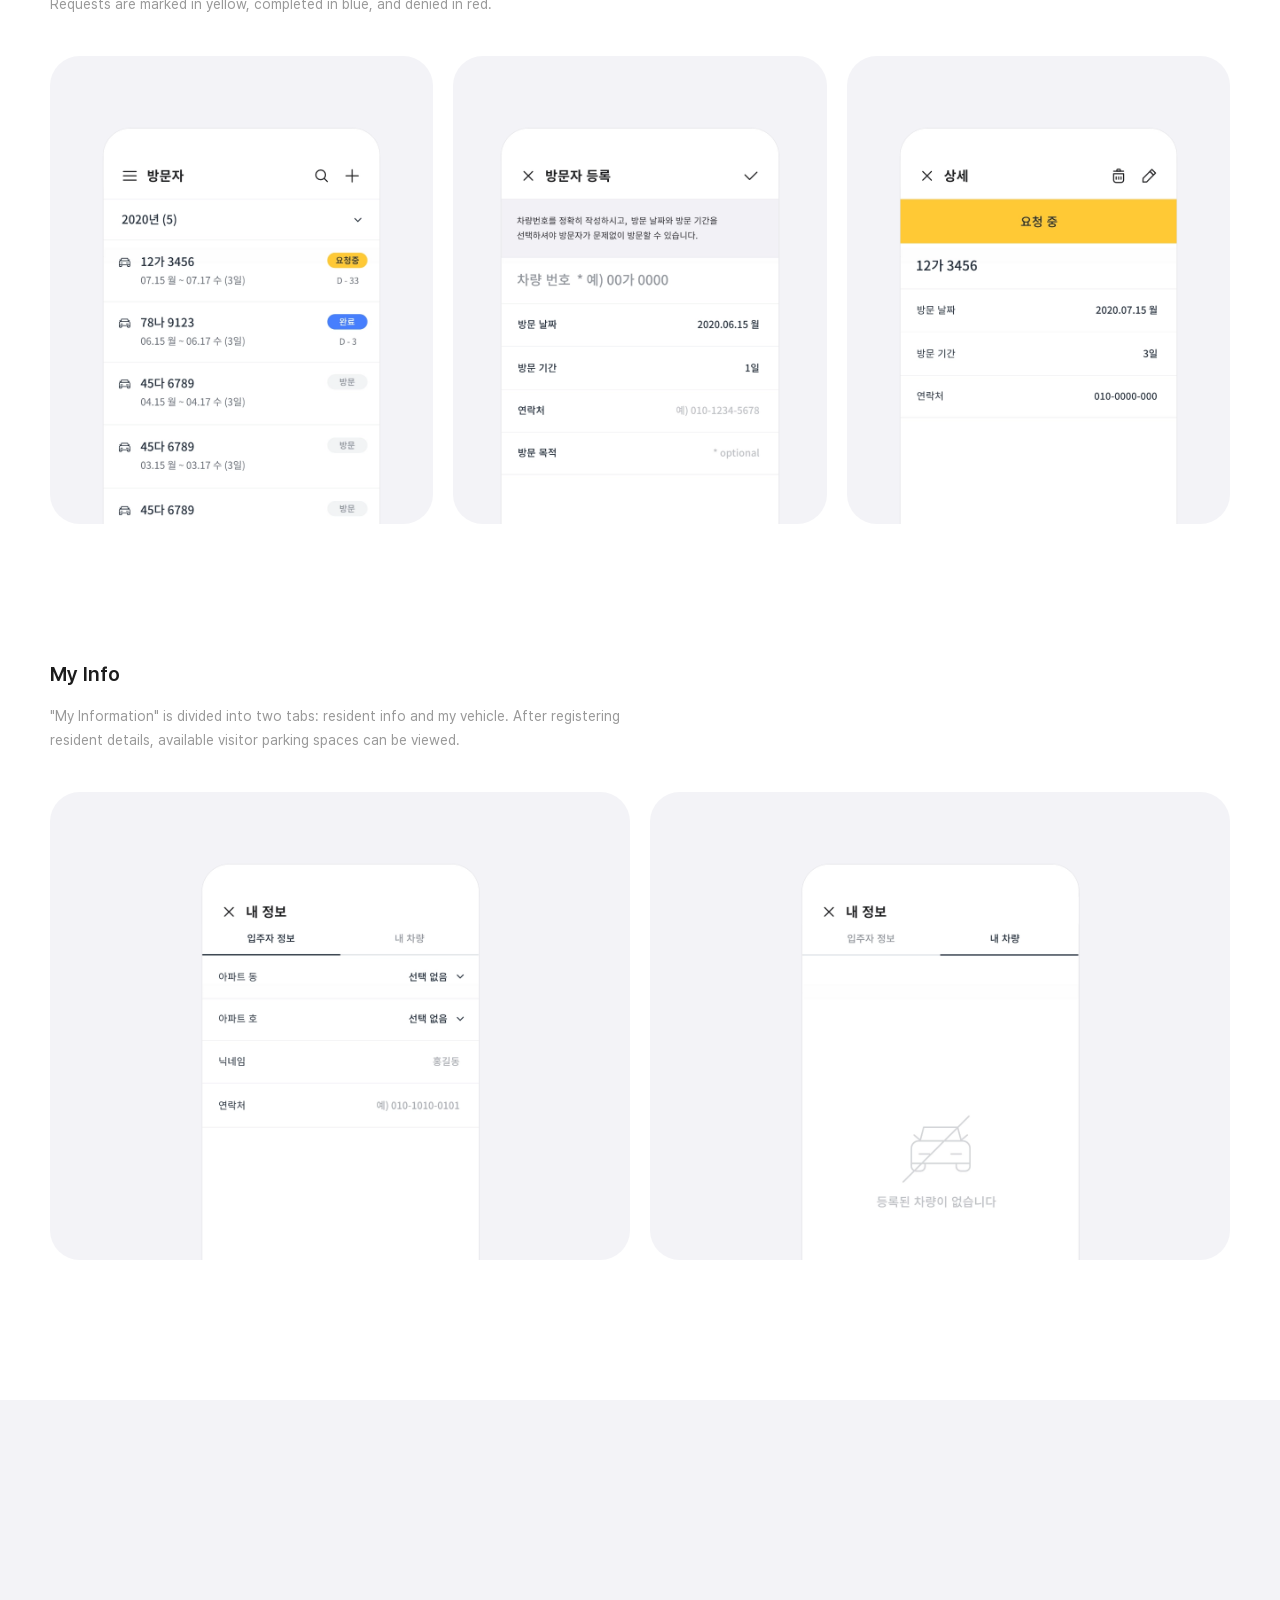
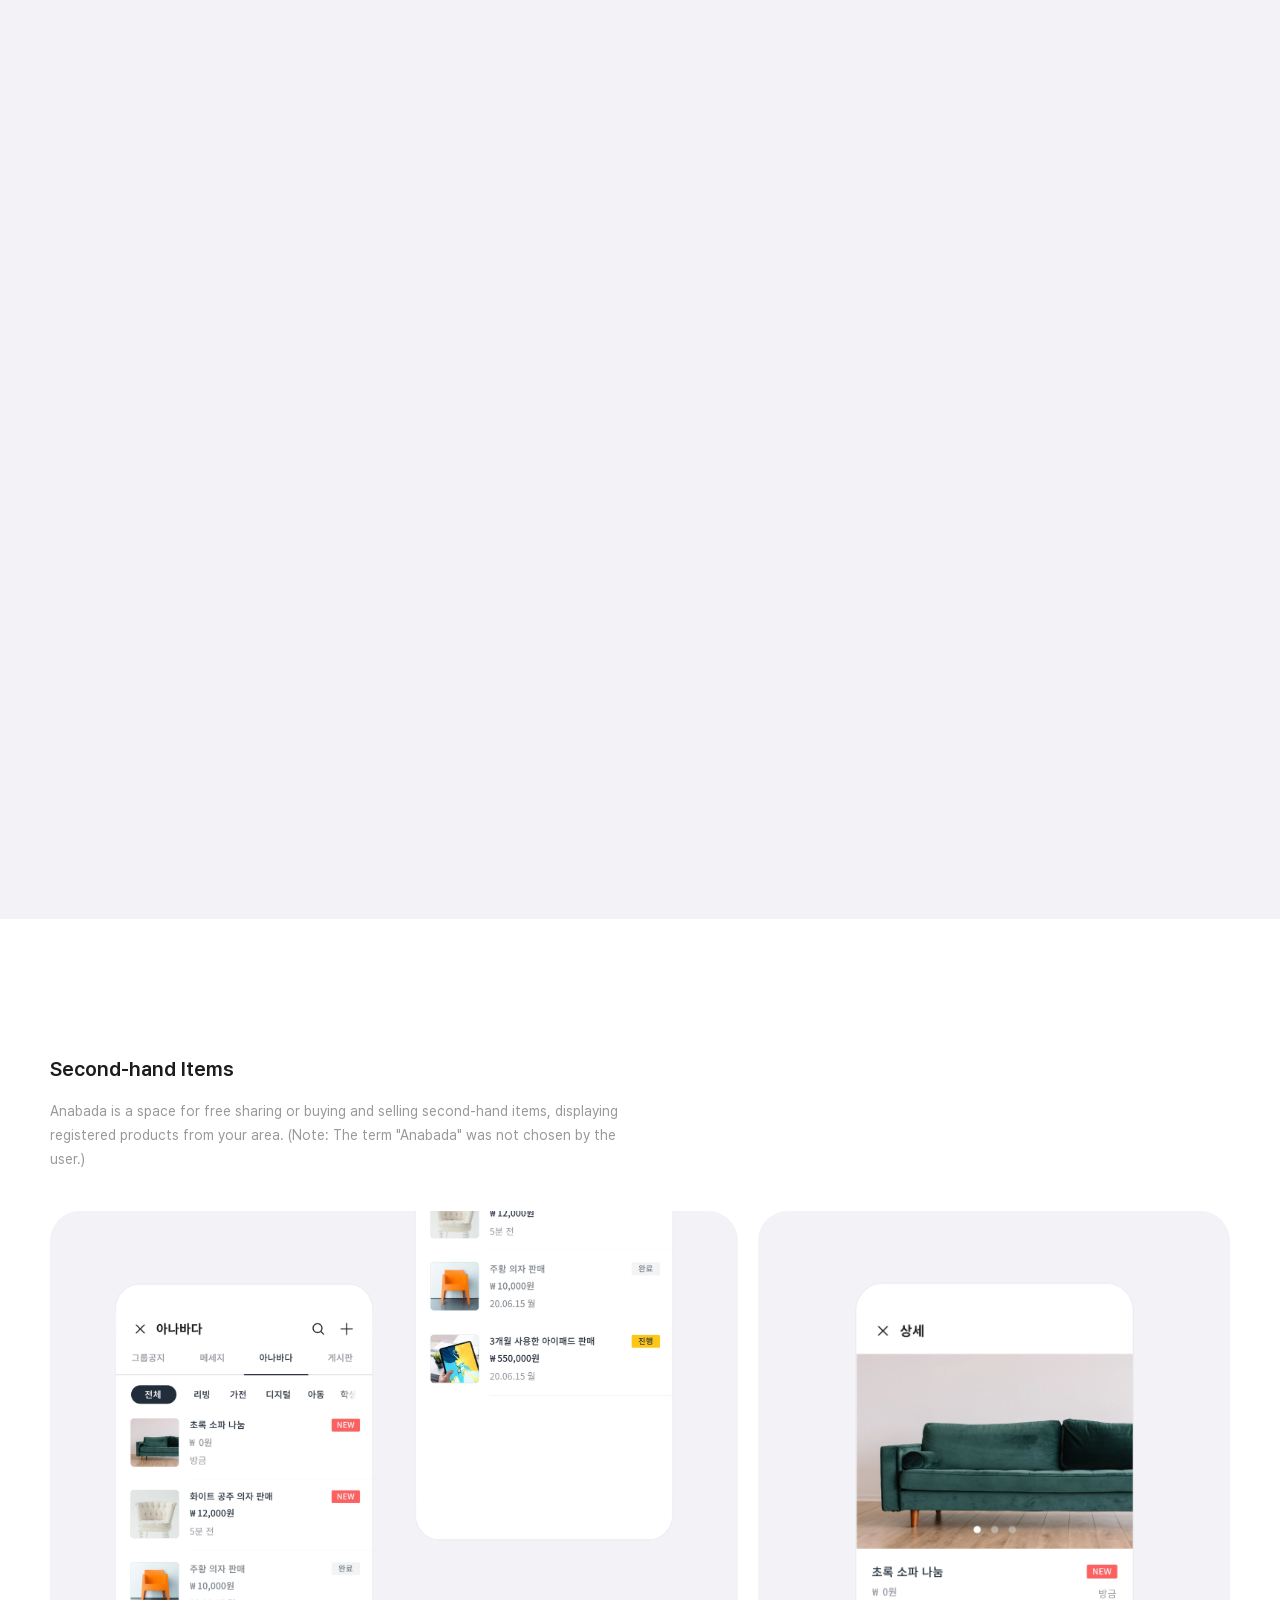
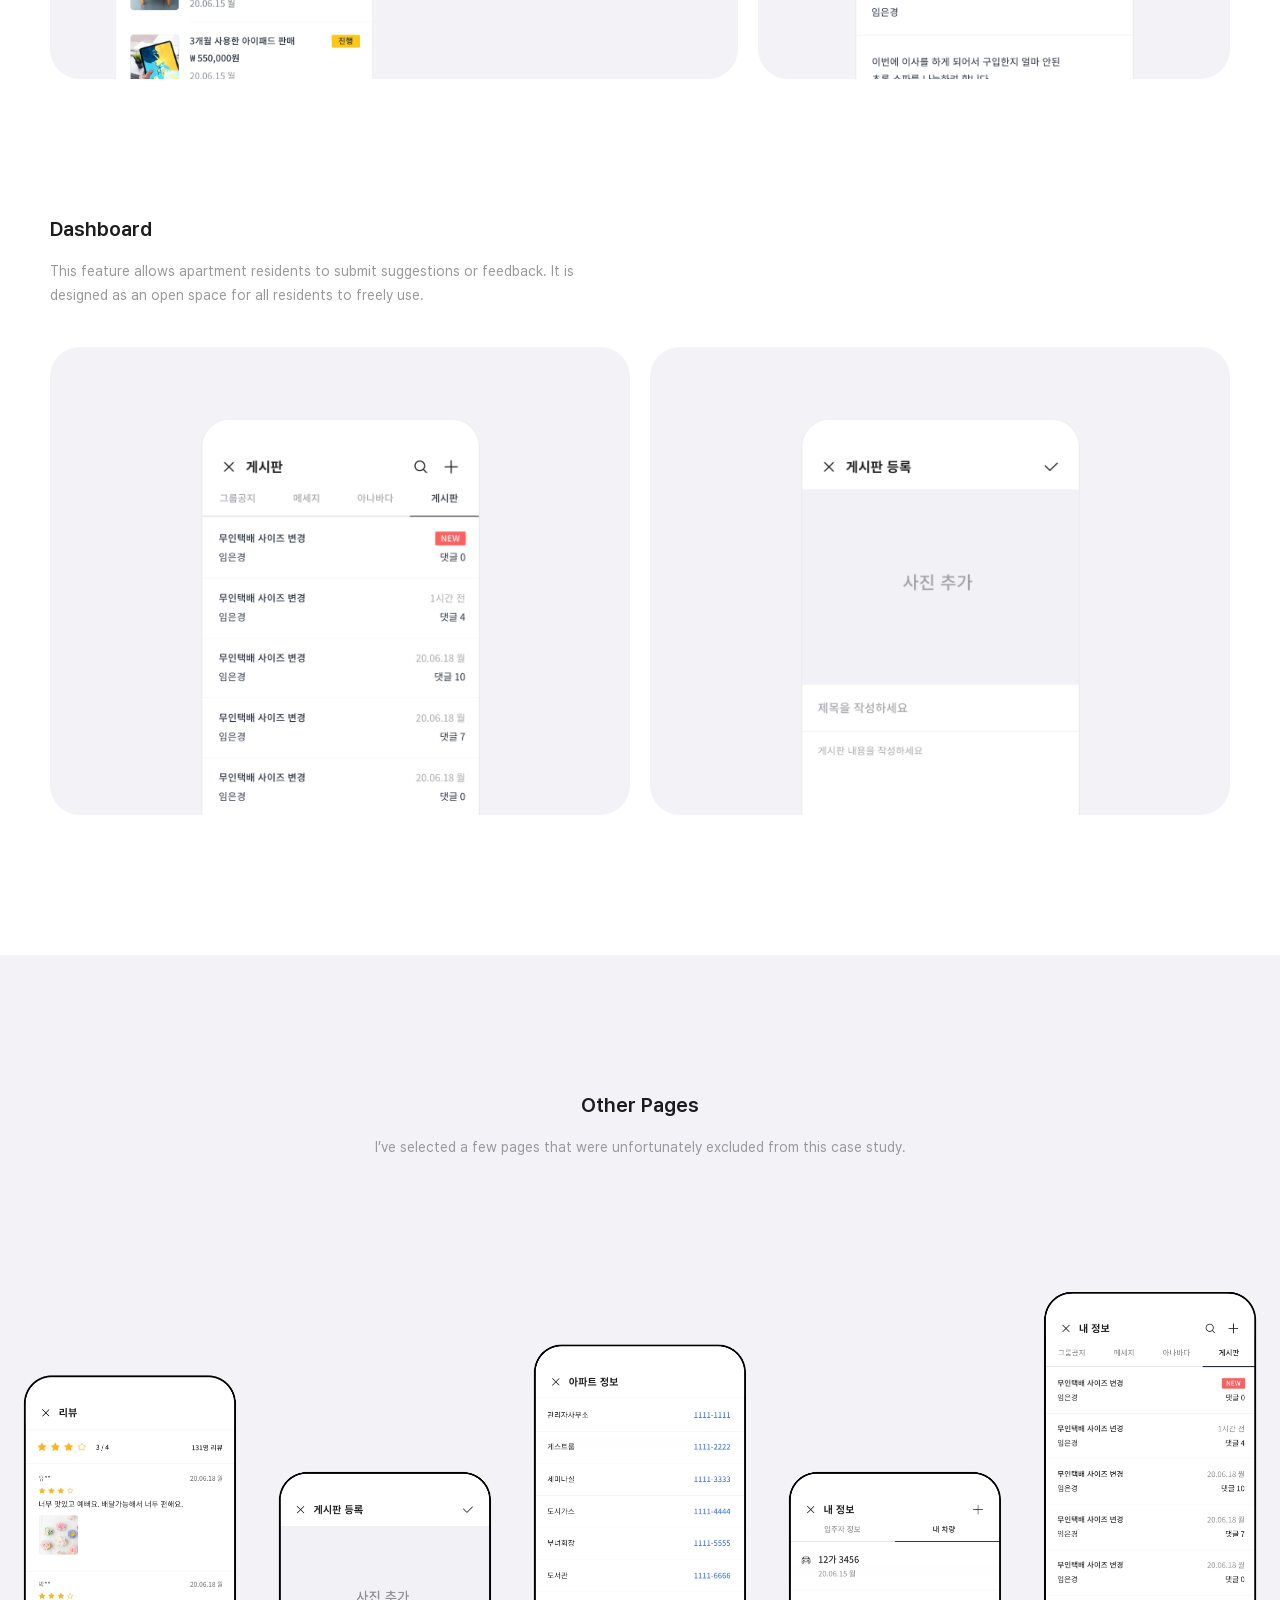
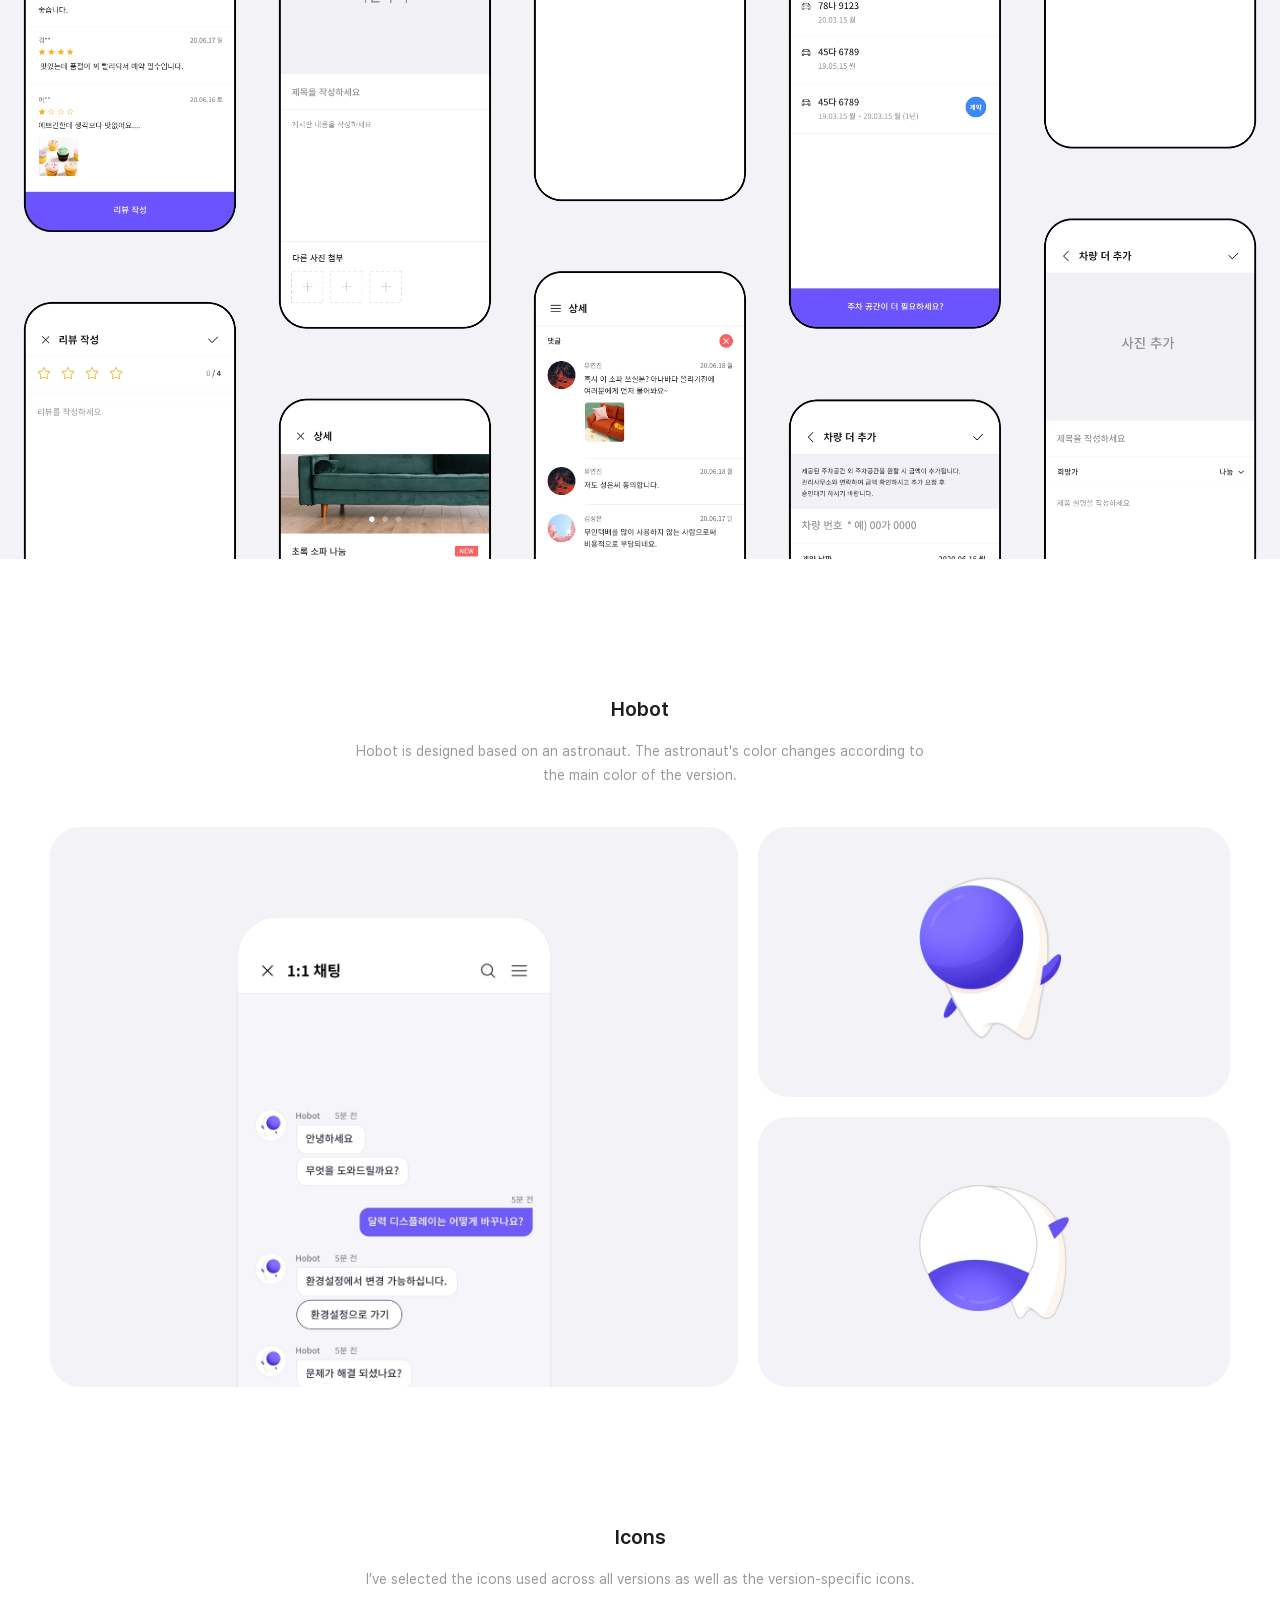
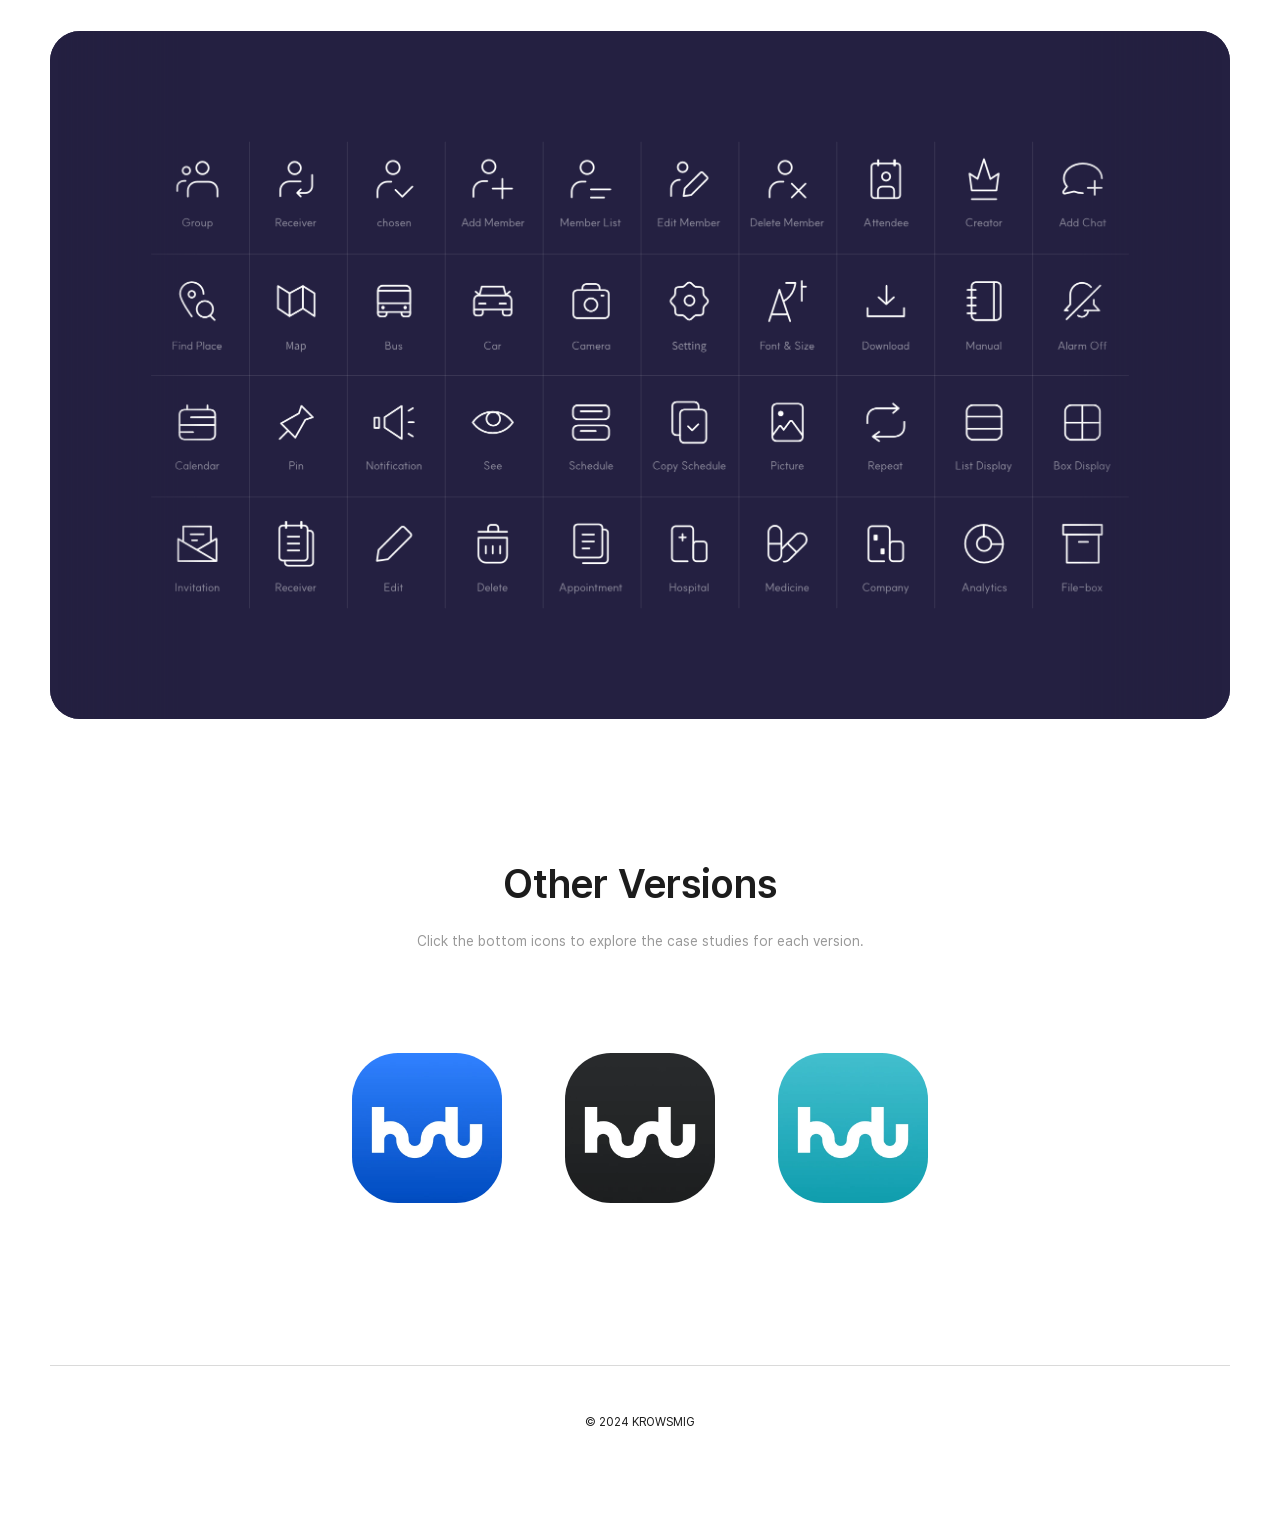
<file: en/hdhm.html>
<!DOCTYPE html>
<html lang="en">
 	<head>
		<meta charset="utf-8">
		<meta name="viewport" content="width=device-width, initial-scale=1.0">
		<title>HODUHOME | KROWSMIG</title>
		<meta name="description" content="HODU's premium version, HODUHOME, is an app filled with essential features for real-life needs, such as visitor management, discovering nearby hotspots, and facilitating second-hand transactions or sharing. This page presents the case study of the planning and design process for HODUHOME.">
		<meta name="keywords" content="HODUHOME, visitor management, HODU, a calendar app, HTML, CSS, jQuery, Web Designer, App Designer, front-end developer, KROWSMIG">
		<link rel="icon" href="../images/main/favicon.png">
		<link rel="stylesheet" type="text/css" href="../css/default.css">
		<link rel="stylesheet" type="text/css" href="../css/common.css">
		<link rel="stylesheet" type="text/css" href="../css/hd_common.css">
		<link rel="stylesheet" type="text/css" href="../css/hdhm.css">
		
		<script src="../js/jquery.js"></script>
		<script src="../js/sub_script.js"></script>
		<script src="../js/hdhm_script.js"></script>

		<style type="text/css">			
		</style>

		<script type="text/javascript">
		</script>

		<!-- Google tag (gtag.js) -->
		<script async src="https://www.googletagmanager.com/gtag/js?id=G-4524T4PMET"></script>
		<script>
		  window.dataLayer = window.dataLayer || [];
		  function gtag(){dataLayer.push(arguments);}
		  gtag('js', new Date());
		
		  gtag('config', 'G-4524T4PMET');
		</script>
	</head>
	<body>
		<!-- #wrapper -->
		<div id="wrapper">
			<!-- .main_bg -->
			<div class="main_div">

				<!-- #gnb -->
				<section id="gnb">
					<div class="top_div">
						<div class="rel_div">
							<h1><a href="../index_en.html" class="logo"><span class="img_logo">KROWSMIG</span></a></h1>
							<div class="right">
								<a href="#" class="on">EN</a>	
								<a href="../kr/hdhm.html" class="">한글</a>
							</div>
							<!-- .nav -->
							<div class="nav">
								<div class="burger">
									<h2>MENU</h2>
									<a href="">
										<span></span>
										<span></span>
										<span></span>
									</a>
								</div>
								<nav>
									<a href="#projects" class="">PROJECTS</a>	
									<a href="#about" class="">CONTACT</a>
								</nav>
							</div>
							<!-- .nav ends -->
							<div class="btm_line"><span></span></div>
						</div>
					</div>
				</section>
				<!-- #gnb ends -->


				<!-- #menu_div -->
				<div id="menu_div">
					<div class="menu_div">
						<ul>
							<li><a href="../en/ltch.html">LITCH <span>Application</span></a></li>
							<li><a href="../en/jndk.html">JANDIK <span>E-Commerce Site</span></a></li>
							<li><a href="../en/hdwk.html">HODUWORKS <span>Application</span></a></li>
							<li><a href="../en/hddc.html">HODUDOC <span>Application</span></a></li>
							<li><a href="../en/hd.html">HODU <span>Application</span></a></li>
							<li><a href="../en/hdck.html">HODUCLICK (Web) <span>Web Application</span></a></li>
							<li><a href="../en/hdck_tb.html">HODUCLICK (Tab) <span>Tablet Version</span></a></li>
						</ul>
					</div>
					<div class="cont_div">
						<a href="mailto:krowsmig@gmail.com" title="Click to send me an email">Send me an email <span>arrow</span></a>
					</div>
				</div>

				<!-- #main -->
				<section id="main">
					<div class="main wd_1920">
						<p class="brdr main_bg mgn_btm_100"><span class="main_img">image of hodu app</span></p>
					</div>
					<div class="quick_div wd_1920 pd_btm_160">
						<h1 class="fnt_30 pd_btm_40">HODUHOME</h1>
						<ul class="summary_ul pd_btm_60">
							<li class="pr_li">
								<p class="title">Programs</p>
								<p>
									<span class="psd">PSD</span>
									<span class="ai">Ai</span>
								</p>
							</li>
							<li class="la_li">
								<p class="title">Development</p>
								<p>
									<span>HTML</span>
									<span>CSS</span>
									<span>JS</span>
								</p>
							</li>
							<li class="yy_li">
								<p class="title">Created In</p>
								<p><span>2020</span></p>
							</li>
							<li class="in_li">
								<p class="title">Role (Involvemnet)</p>
								<p>Designer <span>(100%)</span>
								</p>
								<p>Project Manager <span>(90%)</span>
								</p>
								<p>Front-end Developer <span>(100%)</span>
								</p>
							</li>
						</ul>
						<div class="description_div">
							<p class="fnt_14 first_p">
								
								HODU's premium version, HODUHOME, allows users to manage visitors, discover nearby locations, and buy, sell, or share second-hand products. It is primarily designed for users living in apartment complexes, and the main color for this version is purple.
								
							</p>

							<p class="fnt_14 last_p">
								This version is a project that followed the redesign of the basic version and the HODUDOC design. The planning and design were done with the overall design already established.
							</p>
						</div>
					</div>
					<div class="guide_div grey_bg wd_full">
						<div class="wd_1920 pd_tp_160 pd_btm_160">
							<h2 class="fnt_25">Guidelines</h2>
							<div class="description_div">
								<p class="des fnt_14 first_p">Check out the logo, font, app icon and etc before you jump into the case study</p>
							</div>
							<ul class="guide_ul pd_tp_60 ">
								<li class="logo_li">
									<p class="brdr">Logo</p>
								</li>
								<li class="app_li">
									<p class="brdr"><span>App Icon</span></p>
								</li>
								<li class="main_li">
									<p class="brdr">
										<span class="title fnt_14">Main Color</span>
										<span class="des fnt_16">#6E5BFB</span>
									</p>
								</li>
								<li class="sub_li">
									<p class="brdr">
										<span class="title fnt_14">Sub Color</span>
										<span class="des fnt_16">#F3F3F7</span>
									</p>
								</li>
								<li class="font_li">
									<p class="brdr">
										<span class="title fnt_14">Font</span>
										<span class="des fnt_16">Noto Sans KR</span>
									</p>
								</li>
							</ul>
						</div>
					</div>
				</section>
				<!-- #main ends -->

				<!-- #contents -->
				<div id="contents" class="">
					<!-- #target -->
					<section id="target">
						<div class="target_div wd_1920 pd_tp_160">
							<h1 class="fnt_20">Target Audience</h1>
							<p class="pd_btm_60 des fnt_14">
								This is the survey result conducted in the early stages of design, which identifies the most frequently used features, such as visitor management and second-hand trading, broken down by user gender and age ratio.
							</p>
							<ul class="target_ul">
								<li class="gender_li">
									<ul class="gender_ul grey_bg brdr">
										<li class="gender_img">
											<span class="hd_chart hdhm_chart chart_span two_panels">
												<svg viewBox="0 0 63.6619772368 63.6619772368">
													<circle class="pie1" style="stroke:#6E5BFB;" cx="31.8309886184" cy="31.8309886184" r="15.9154943092"/>
													<circle class="pie2" style="stroke:#FFB000;" cx="31.8309886184" cy="31.8309886184" r="15.9154943092"/>
												</svg>
											</span>
											<p class="ic_p">
												Gender
											</p>	
										</li>
										<li class="gender_graph_li">
											<ul class="detail_ul">
												<li>
													<h2>Woman</h2>
													<p><span class="color_span hm">hm dolor</span> 56%</p>
												</li>
												<li>
													<h2>Man</h2>
													<p><span class="color_span yellow">yellow</span> 44%</p>
												</li>
											</ul>
										</li>
										<li>
											<p class="fnt_14">
												Women (purple) make up 56%, and men (yellow) 44%. The higher usage among women on maternity leave likely contributed to this slight difference.
											</p>
										</li>
									</ul>
								</li>
								<li class="age_li">
									<ul class="gender_ul grey_bg brdr">
										<li class="gender_img age_img">
											<span class="hd_chart hdhm_chart chart_span five_panels">
												<svg viewBox="0 0 63.6619772368 63.6619772368">
													<circle class="pie5" cx="31.8309886184" style="stroke:#374d55;" cy="31.8309886184" r="15.9154943092"/>
													<circle class="pie4" cx="31.8309886184" style="stroke:#00E674;" cy="31.8309886184" r="15.9154943092"/>
													<circle class="pie3" cx="31.8309886184" style="stroke:#F32722;" cy="31.8309886184" r="15.9154943092"/>
													<circle class="pie2" cx="31.8309886184" style="stroke:#FFB000;" cy="31.8309886184" r="15.9154943092"/>
													<circle class="pie1" cx="31.8309886184" style="stroke:#6E5BFB;" cy="31.8309886184" r="15.9154943092"/>
												</svg>
											</span>
											<p class="ic_p">
												Age
											</p>	
										</li>
										<li class="age_graph_li">
											<ul class="detail_ul">
												<li>
													<h2>20s</h2>
													<p><span class="color_span yellow">yellow</span> 25%</p>
												</li>
												<li>
													<h2>30s</h2>
													<p><span class="color_span hm">hm</span> 39%</p>
												</li>
												<li>
													<h2>40s</h2>
													<p><span class="color_span red">red</span> 19%</p>
												</li>
												<li>
													<h2>50s</h2>
													<p><span class="color_span green">green</span> 10%</p>
												</li>
												<li>
													<h2>60s</h2>
													<p><span class="color_span dark">dark</span> 7%</p>
												</li>
											</ul>
										</li>
										<li>
											<p class="fnt_14">
												The age distribution is as follows: 20s (yellow) 25%, 30s 39%, 40s 19%, 50s 10%, and 60s (black) 7%. The highest usage is expected in the 30s, with significant usage also anticipated in the 20s and 40s.
											</p>
										</li>
									</ul>
								</li>
								<li class="user_li grey_bg brdr">
									<h2 class="fnt_20">User Flow</h2>
									<p class="des fnt_14">This is the flow from the basic version group to the HODUHOME main menu.</p>
									<p class="flow_img brdr mgn_tp_60">
										User Flow image
									</p>
								</li>
							</ul>
						</div>
					</section>
					<!-- #target ends -->

					<!-- #img_title -->
					<section id="img_title_1" class="grey_bg mgn_tp_160">
						<div class="img_title_div wd_1920 pd_tp_160">
							<p class="icon_p ic_places">places near you icon</p>
							<h1 class="fnt_50">Places Near You <br>And Sub Menus</h1>
							<p class="des fnt_16">
								What should I eat today? Where should I go tomorrow? <span class="break_line"></span>
								Explore hidden gems around your neighborhood that you didn’t know about.
							</p>
							<p class="img_title_1">places near you app image</p>
						</div>
					</section>
					<!-- #img_title ends -->

					<section id="content_1" class="wd_1920 pd_tp_160">
						<div class="content_div">
							<dl>
								<dt class="fnt_20">Places Near You</dt>
								<dd class="des fnt_14 pd_btm_40">
									The app helps you find necessary places nearby, with the option to view locations by category tabs. User-generated star reviews are added to each place, enhancing convenience. (Note: The term "상가로" was not chosen by the user.)
								</dd>
							</dl>
							<div class="content_dd">
								<p class="wd_60per"><span class="grey_bg brdr places_1 two_imgs lazy_img lazy_css">places near you app image</span></p>
								<p class="wd_40per"><span class="grey_bg brdr places_2 lazy_img lazy_css">places detail app image</span></p>
							</div>
							<dl>
								<dt class="fnt_20 mgn_tp_160">Main and Sub Menu</dt>
								<dd class="des fnt_14 pd_btm_40">
									HODUHOME is accessible through the basic version group, and since the app is not used for long periods, the "Exit" button is placed at the bottom left of the tab bar for easy access.

								</dd>
							</dl>
							<div class="content_dd">
								<p class="wd_40per rt"><span class="grey_bg brdr submenu_1 lazy_img lazy_css">sub menu app image</span></p>
								<p class="wd_60per lt"><span class="grey_bg brdr submenu_2 two_imgs lazy_img lazy_css">HODUHOME main app image</span></p>
							</div>
						</div>
					</section>

					<!-- #img_title -->
					<section id="img_title_2" class="grey_bg mgn_tp_160">
						<div class="img_title_div wd_1920 pd_tp_160">
							<p class="icon_p ic_visitor">visitor icon</p>
							<h1 class="fnt_50">Visitors and<br>My Info</h1>
							<p class="des fnt_16">Save your apartment info <span class="break_line"></span>
								and reserve parking for visiting friends.</p>
							<p class="img_title_1 img_title_2 lazy_img lazy_css">image of a web version of calendar </p>
						</div>
					</section>
					<!-- #img_title ends -->
					<!-- #content_2 -->
					<section id="content_2" class="wd_1920 pd_tp_160">
						<div class="content_div">
							<dl>
								<dt class="fnt_20">Visitors</dt>
								<dd class="des fnt_14 pd_btm_40">
									This feature is designed for apartment residents to reserve parking by adding visitors' car numbers in advance. After registration, approval from the administrator is required. Requests are marked in yellow, completed in blue, and denied in red.
								</dd>
							</dl>
							<div class="content_dd">
								<p class="wd_33per rt"><span class="grey_bg brdr visitor_1 lazy_img lazy_css">visitor app image</span></p>
								<p class="wd_33per mid"><span class="grey_bg brdr visitor_2 lazy_img lazy_css">add a visitor app image</span></p>
								<p class="wd_33per lt"><span class="grey_bg brdr visitor_3 lazy_img lazy_css">grant a visitor app image</span></p>
							</div>
							<dl>
								<dt class="fnt_20 mgn_tp_160">My Info</dt>
								<dd class="des fnt_14 pd_btm_40">
									"My Information" is divided into two tabs: resident info and my vehicle. After registering resident details, available visitor parking spaces can be viewed.
								</dd>
							</dl>
							<div class="content_dd">
								<p class="wd_50per"><span class="grey_bg brdr myinfo_1 lazy_img lazy_css">image of a calender</span></p>
								<p class="wd_50per"><span class="grey_bg brdr myinfo_2 lazy_img lazy_css">image of the calendar detail</span></p>
							</div>
						</div>
					</section>
					<!-- #content_2 ends -->

					<!-- #img_title -->
					<section id="img_title_3" class="grey_bg mgn_tp_160">
						<div class="img_title_div wd_1920 pd_tp_160">
							<p class="icon_p ic_second">ananbada icon</p>
							<h1 class="fnt_50">Second-hand Items <br>and Dashboard</h1>
							<p class="des fnt_16">
								Retro is back again! <span class="break_line"></span>
								Now, share or sell your second-hand items.</p>
							<p class="img_title_1 img_title_3 lazy_img lazy_css">image of a web version of calendar </p>
						</div>
					</section>
					<!-- #img_title ends -->
					<!-- #content_3 -->
					<section id="content_3" class="wd_1920 pd_tp_160">
						<div class="content_div">
							<dl>
								<dt class="fnt_20">Second-hand Items</dt>
								<dd class="des fnt_14 pd_btm_40">
									Anabada is a space for free sharing or buying and selling second-hand items, displaying registered products from your area.
									(Note: The term "Anabada" was not chosen by the user.)
								</dd>
							</dl>
							<div class="content_dd">
								<p class="wd_60per"><span class="grey_bg brdr second_1 two_imgs lazy_img lazy_css">anabada app image</span></p>
								<p class="wd_40per"><span class="grey_bg brdr second_2 lazy_img lazy_css">product app image</span></p>
							</div>
							<dl>
								<dt class="fnt_20 mgn_tp_160">Dashboard</dt>
								<dd class="des fnt_14 pd_btm_40">
									
									This feature allows apartment residents to submit suggestions or feedback. It is designed as an open space for all residents to freely use.
								</dd>
							</dl>
							<div class="content_dd">
								<p class="wd_50per"><span class="grey_bg brdr dashboard_1 lazy_img lazy_css">dashboard image</span></p>
								<p class="wd_50per"><span class="grey_bg brdr dashboard_2 lazy_img lazy_css">add a dashboard image</span></p>
							</div>
						</div>
					</section>
					<!-- #content_3 ends -->

					<!-- #img_title -->
					<section id="other_pages" class="grey_bg mgn_tp_160">
						<div class="img_title_div wd_1920 pd_tp_160">
							<h1 class="fnt_20">Other Pages</h1>
							<p class="des fnt_14">I’ve selected a few pages that were unfortunately excluded from this case study.<br> 
								</p>
							<p class="img_title_1 img_title_other_pages lazy_img lazy_css">other app pages image</p>
						</div>
					</section>
					<!-- #img_title ends -->
					<!-- #content_3 -->
					<section id="content_rest" class="wd_1920 pd_tp_160">
						<div class="content_div">
							<dl>
								<dt class="fnt_20">Hobot</dt>
								<dd class="des fnt_14 pd_btm_40">
									Hobot is designed based on an astronaut. The astronaut's color changes according to the main color of the version.
								</dd>
							</dl>
							<div class="content_dd">
								<p class="wd_60per"><span class="grey_bg brdr lazy_img lazy_css">1 on 1 chat app image</span></p>
								<p class="wd_40per"><span class="grey_bg brdr hbt_1 lazy_img lazy_css">Hobot 1 image</span><span class="grey_bg brdr hbt_2 lazy_img lazy_css">Hobot 2 image</span></p>
							</div>
							<dl>
								<dt class="fnt_20 mgn_tp_160">Icons</dt>
								<dd class="des fnt_14 pd_btm_40">I’ve selected the icons used across all versions as well as the version-specific icons.
								</dd>
							</dl>
							<div class="content_dd ic_div">
								<p class="wd_full brdr"><span class="grey_bg lazy_img lazy_css">icon image</span><span class="gradi_bg_1"></span><span class="gradi_bg_2"></span></p>
							</div>
						</div>
					</section>
					<!-- #content_3 ends -->

					<!-- .see_other -->
					<section id="see_other">
						<div class="wd_1920 pd_tp_160">
							<h1 class="fnt_50">Other Versions</h1>
							<p class="des fnt_14">Click the bottom icons to explore the case studies for each version.</p>
							<ul class="pd_btm_60">
								<li class="hd"><a href="../en/hd.html" alt="See Hodu"><span>HODU</span></a></li>
								<li class="hdwk"><a href="../en/hdwk.html" alt="See HoduWorks"><span>HODUWORKS</span></a></li>
								<li class="hddc"><a href="../en/hddc.html" alt="See HoduDoc"><span>HODUDOC</span></a></li>
							</ul>
							<div class="line"></div>
						</div>
					</section>

				</div>
				<!-- #contents ends -->

				<!-- .top_btn -->
				<div class="top_div">
					<a href="#wrapper" class="top_btn">Back to the top</a>
				</div>
				<!-- .top_btn ends -->


				<!-- #footer -->
				<section id="footer" class="wd_1920 pd_btm_160 pd_tp_60">
					<p class="eng_ft">© 2024 KROWSMIG</p>
				</section>
				<!-- #footer ends -->
			</div>

			<!-- .main_bg ends -->
		</div>
		<!-- #wrapper ends-->

		<!-- loading -->
		<div class="ld_bg">
			<div class="ld_box">
				<div class="first_orbit obt"></div>
				<div class="second_orbit obt"></div>
				<div class="third_orbit obt">LOADING</div>
			</div>
		</div>
	</body>
</html>
</file>
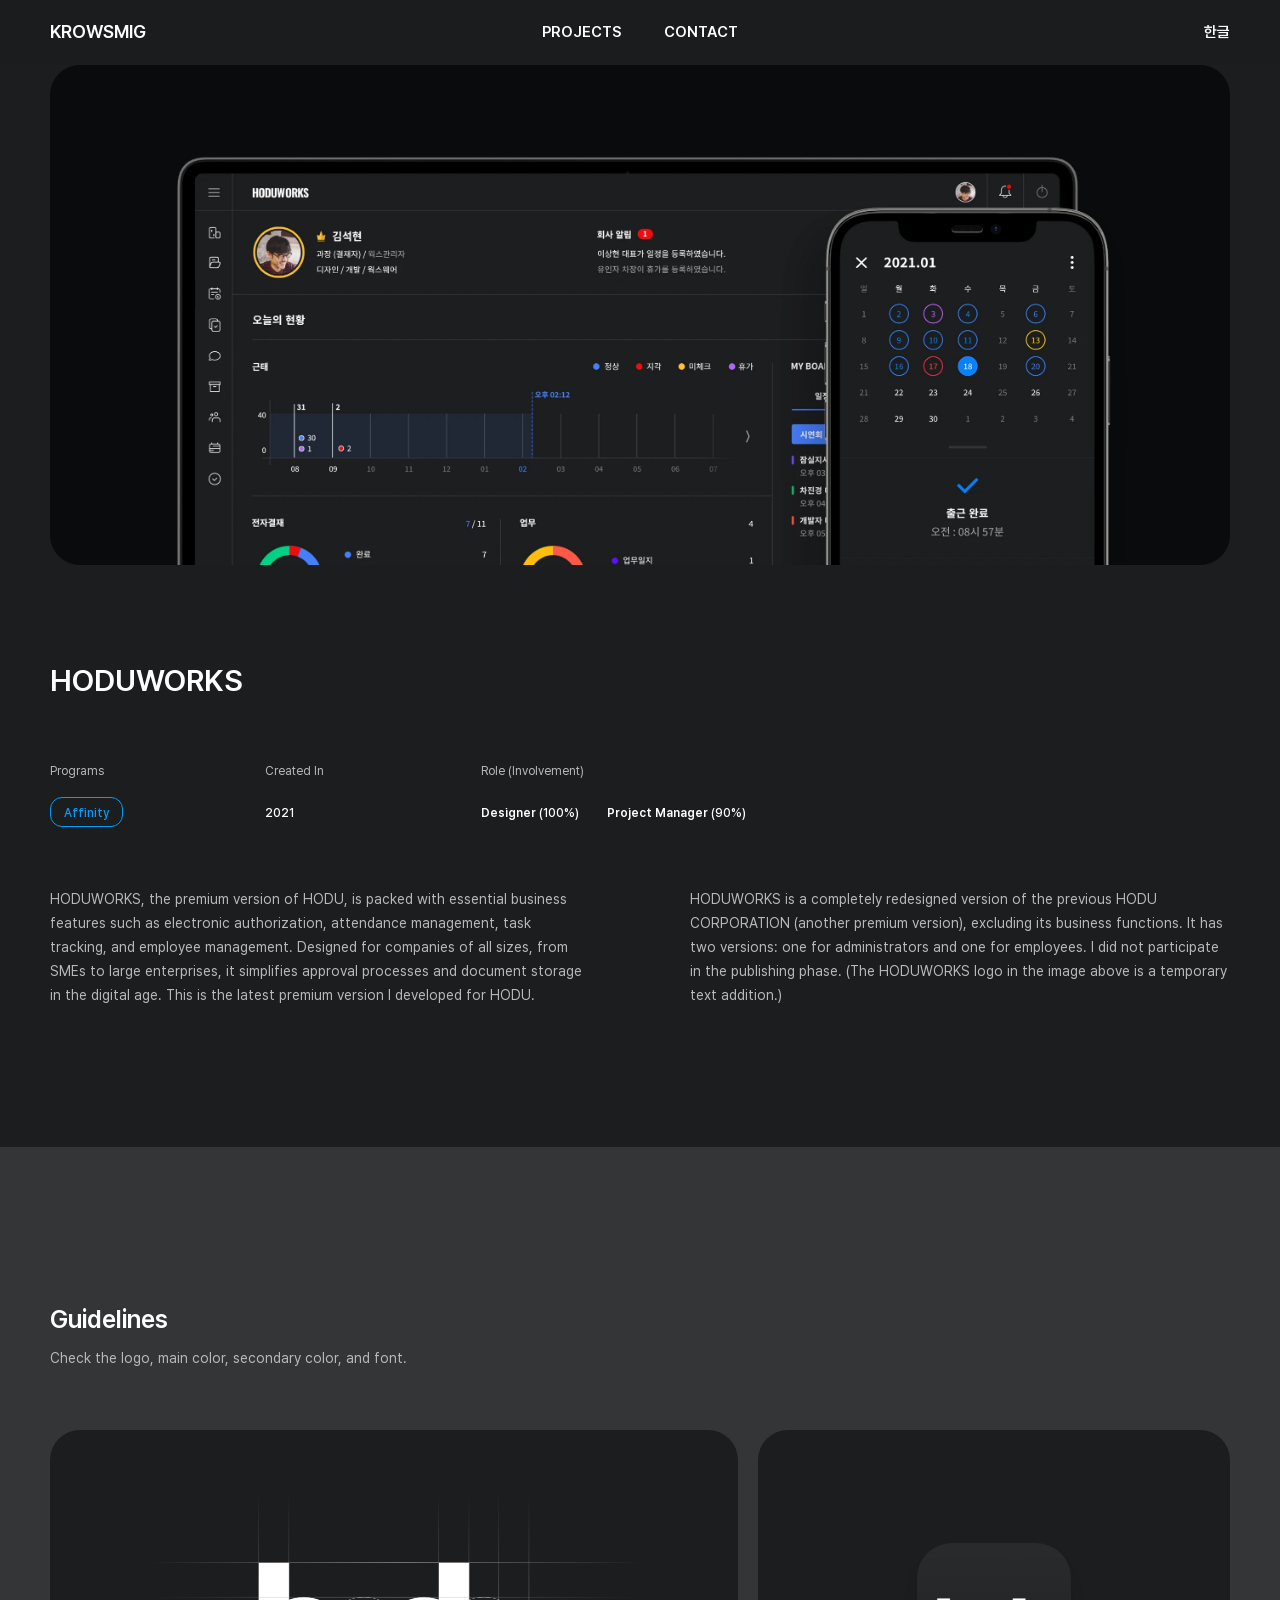
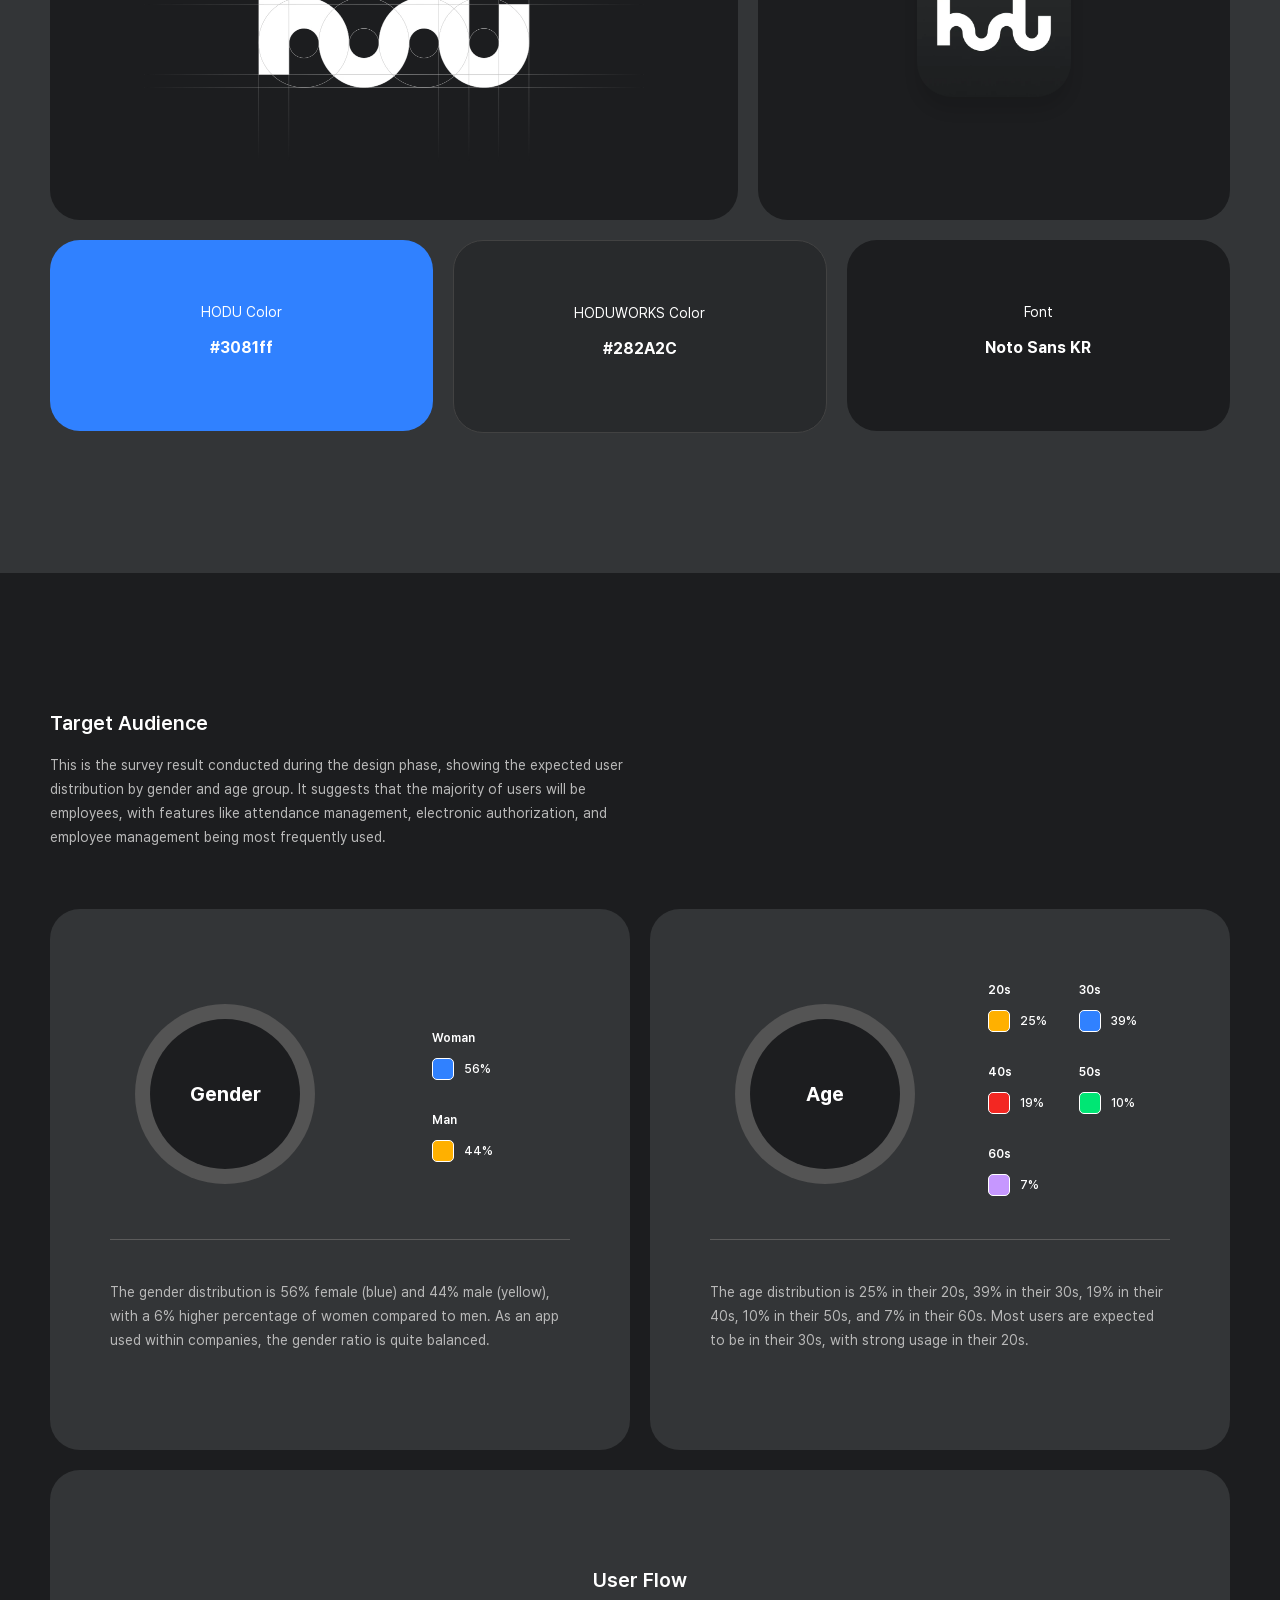
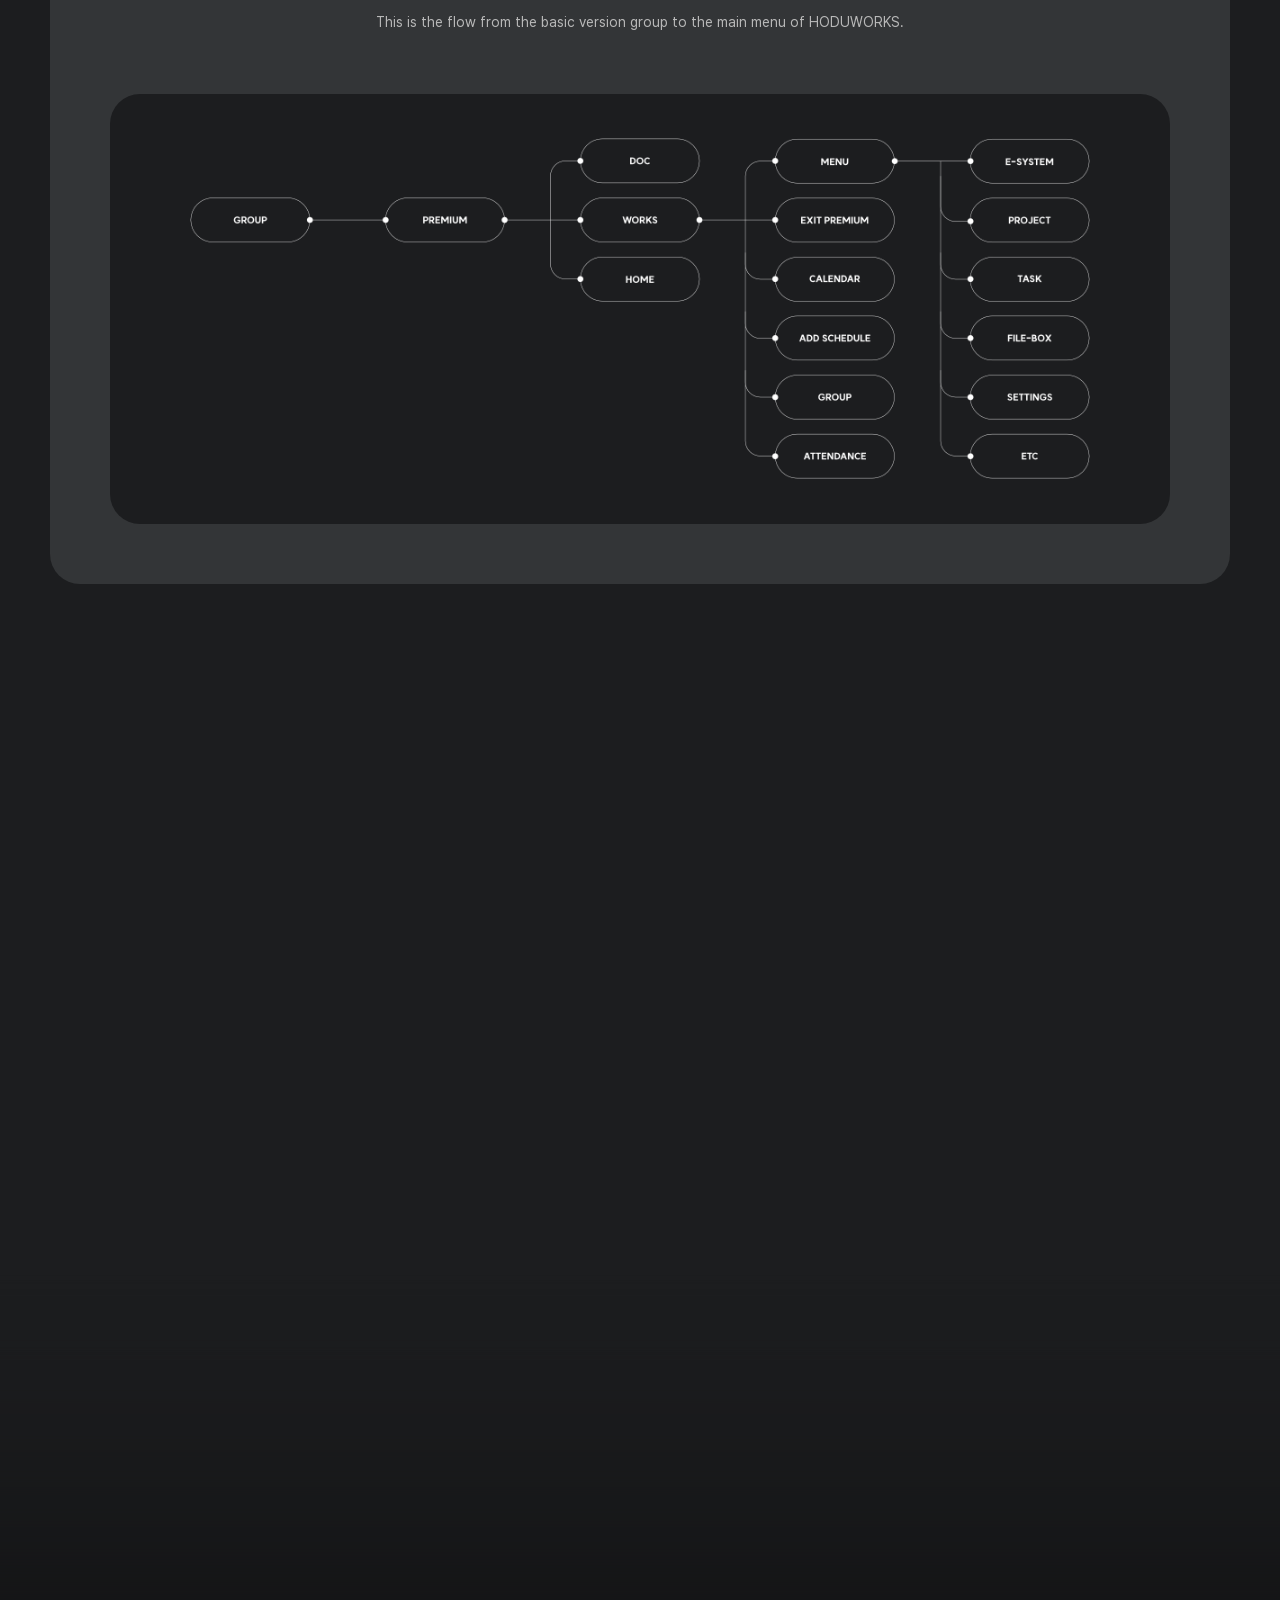
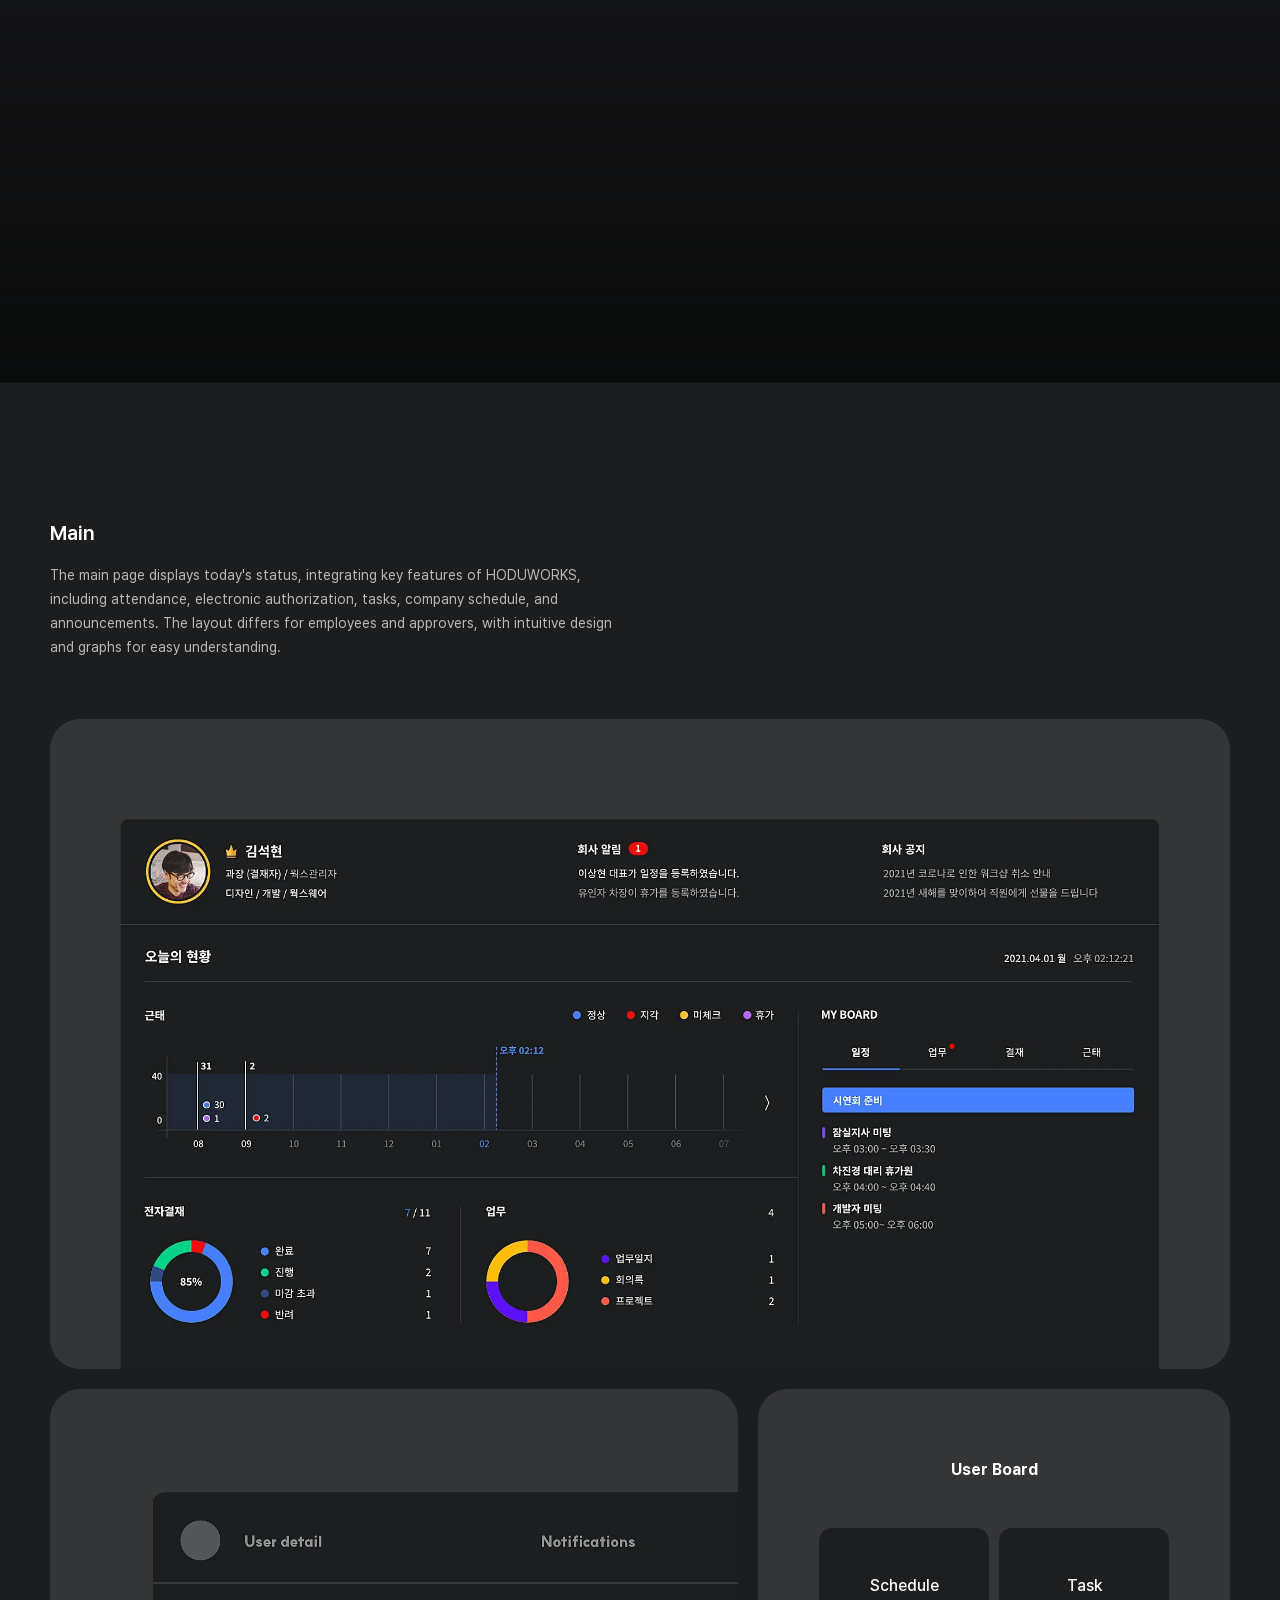
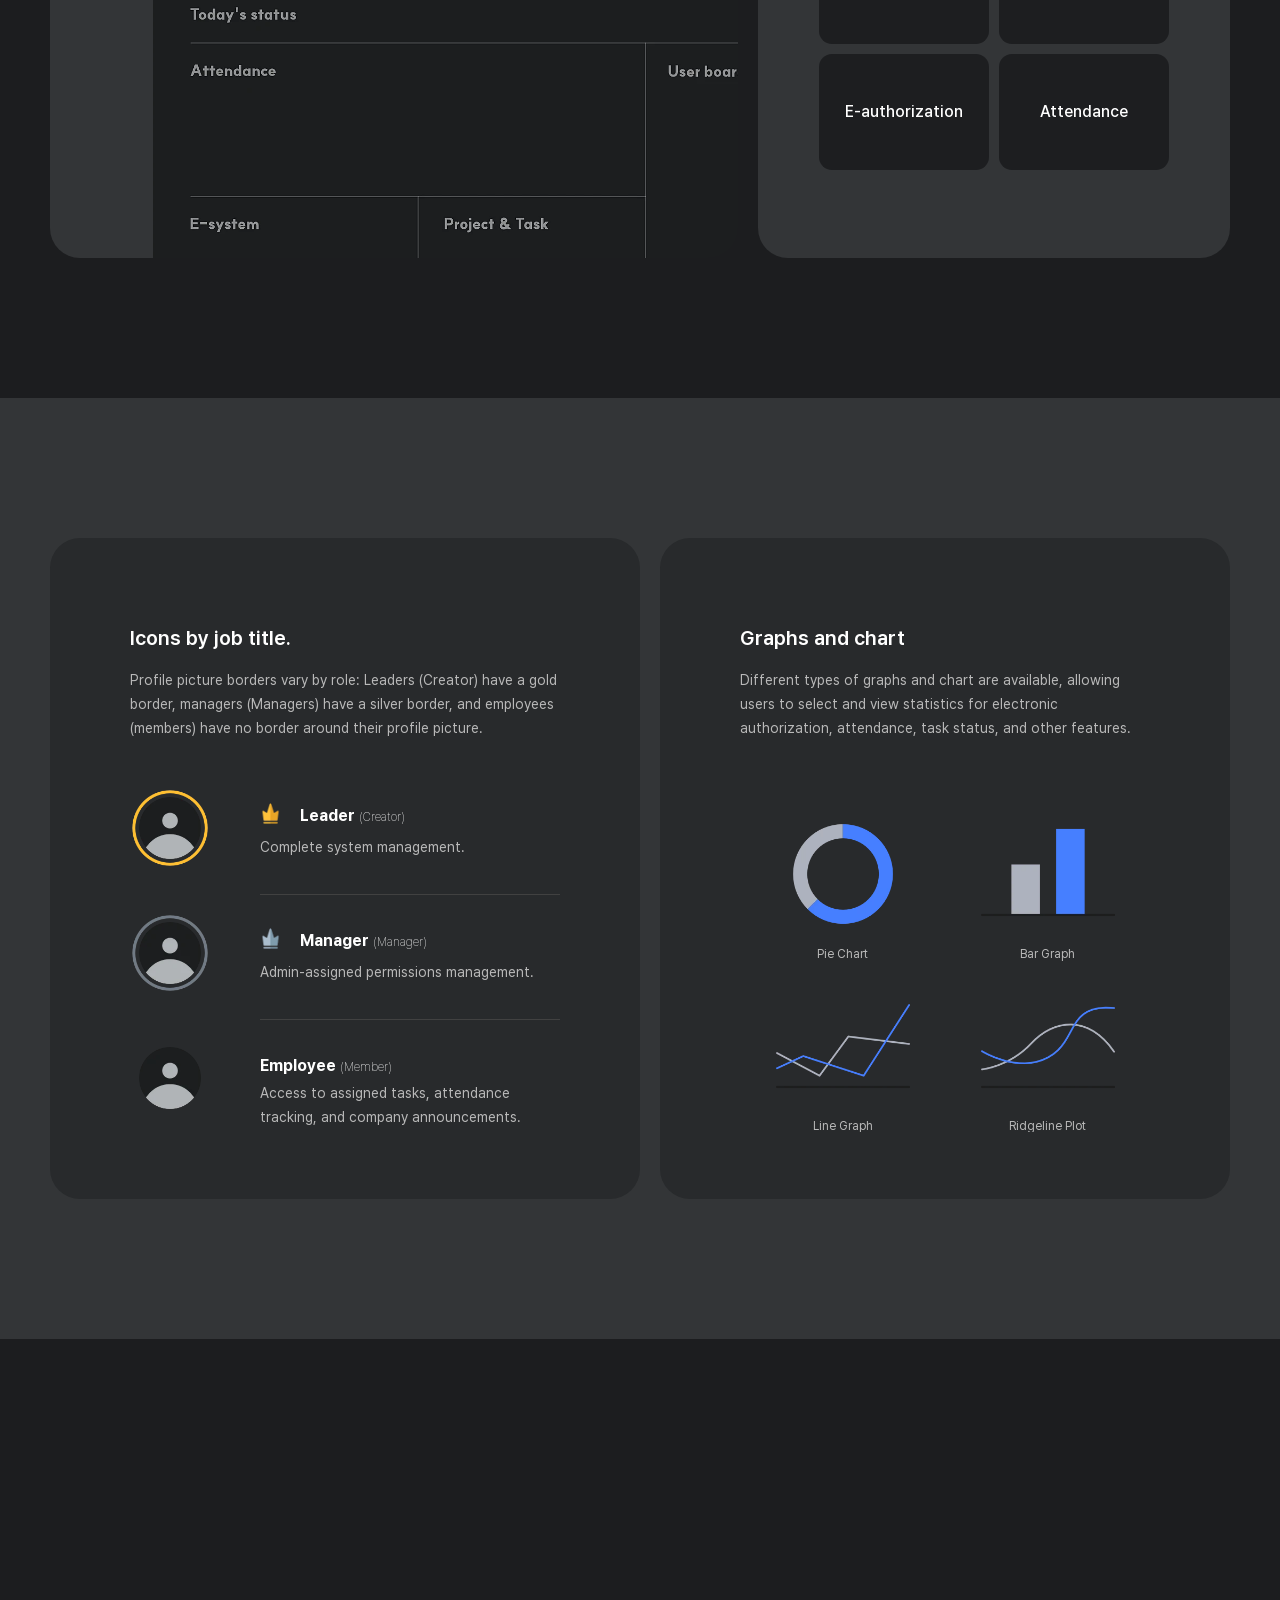
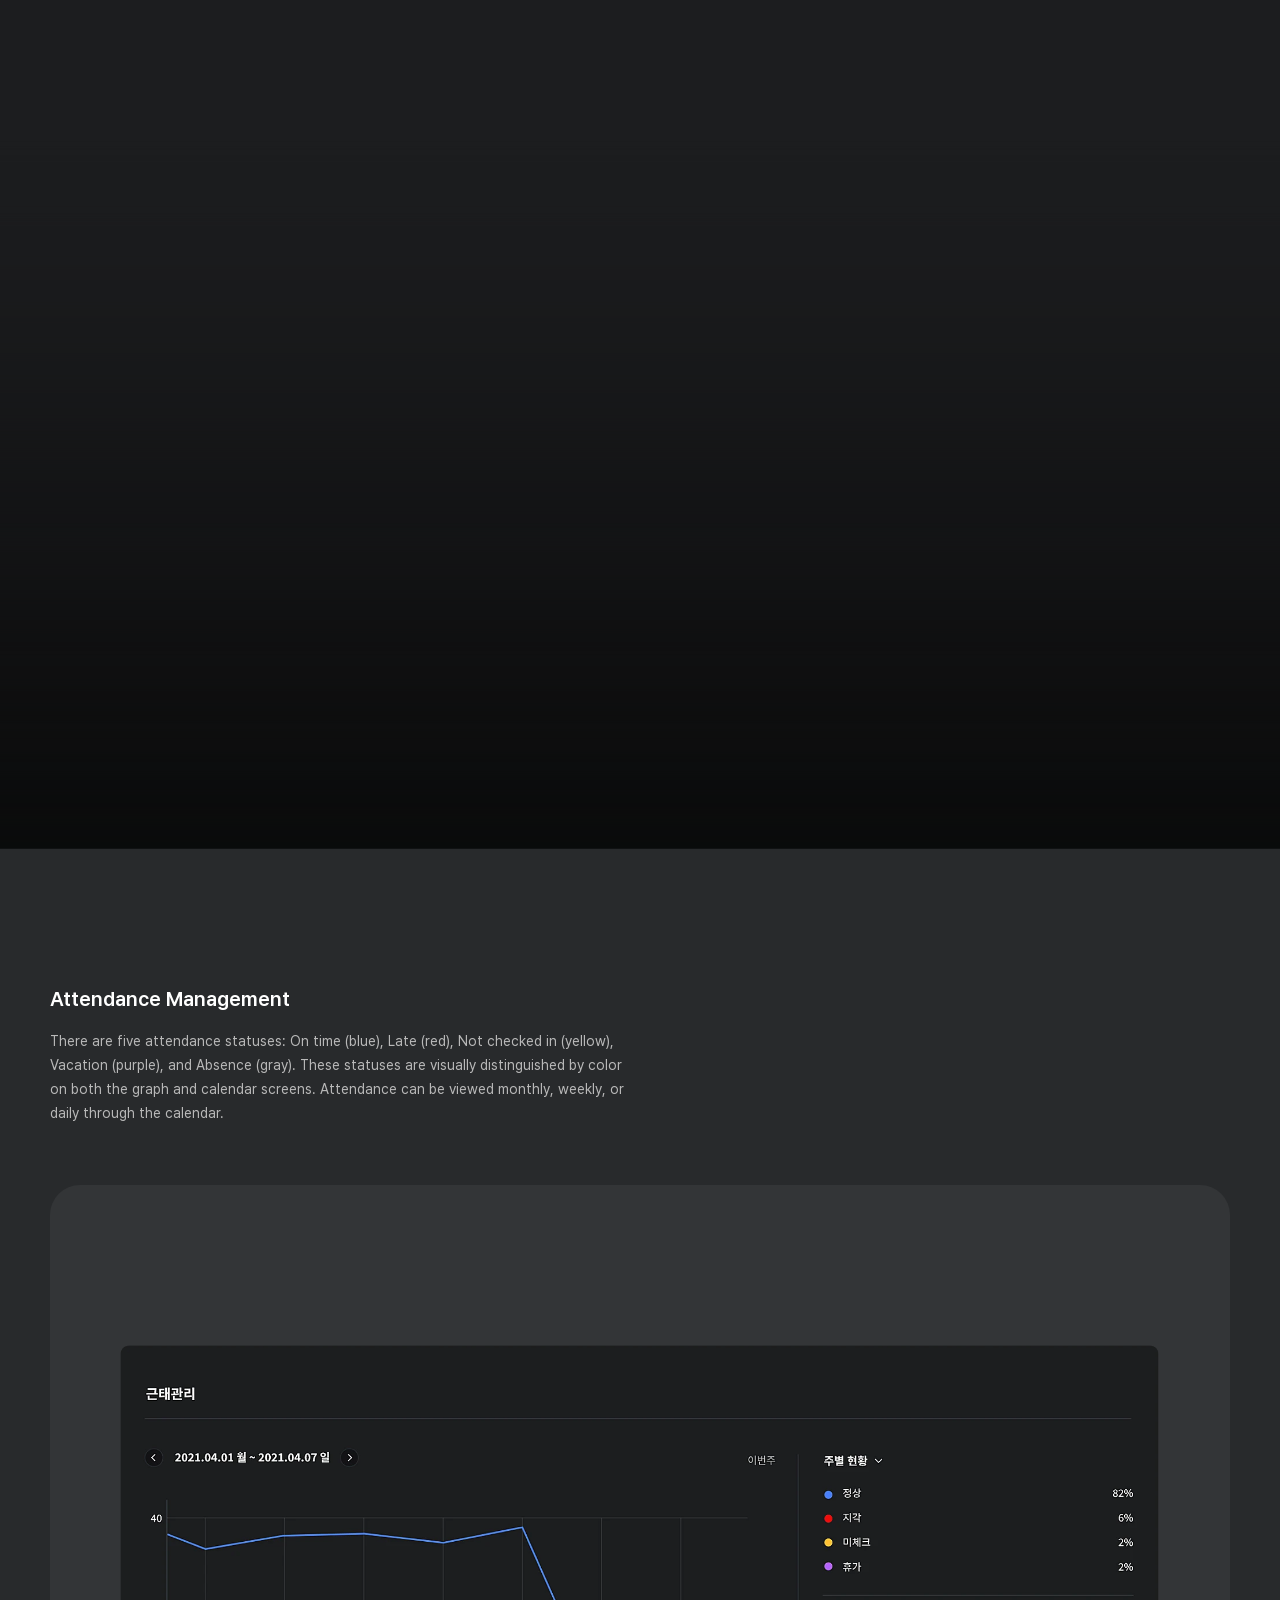
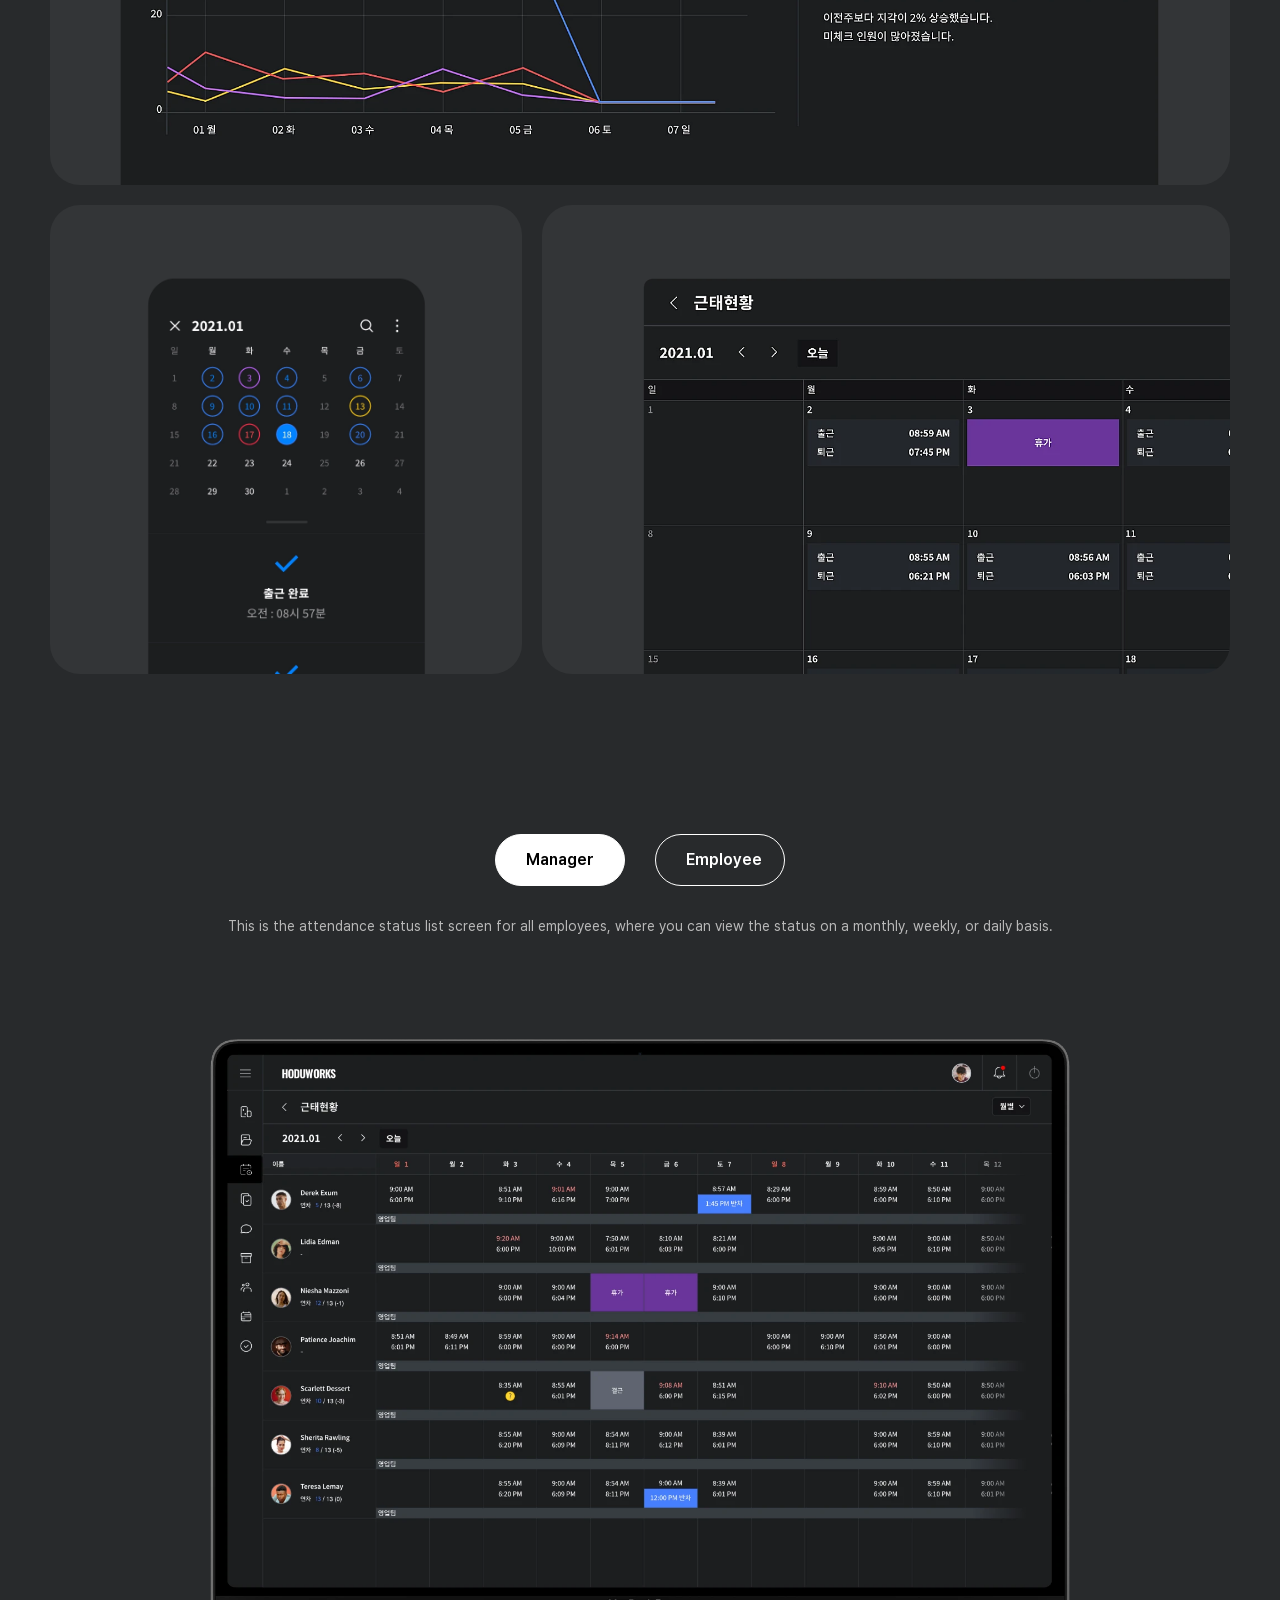
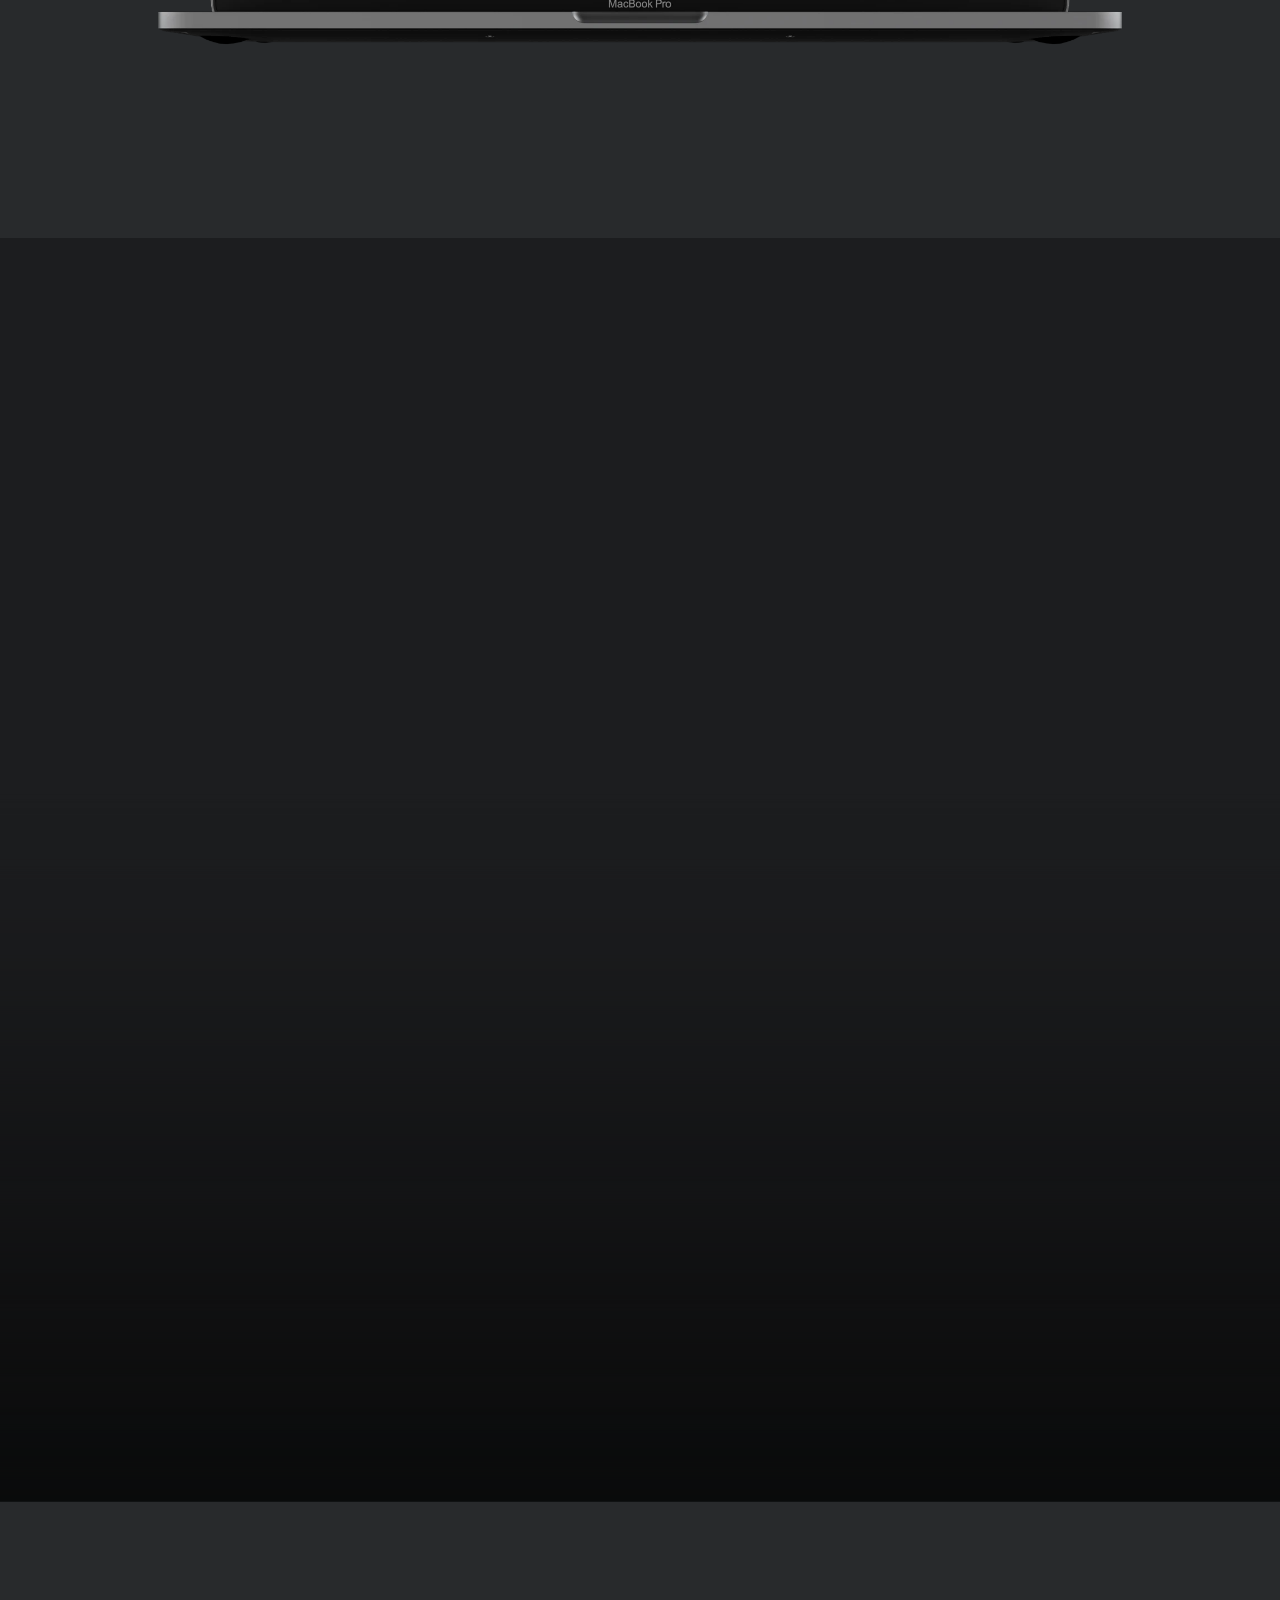
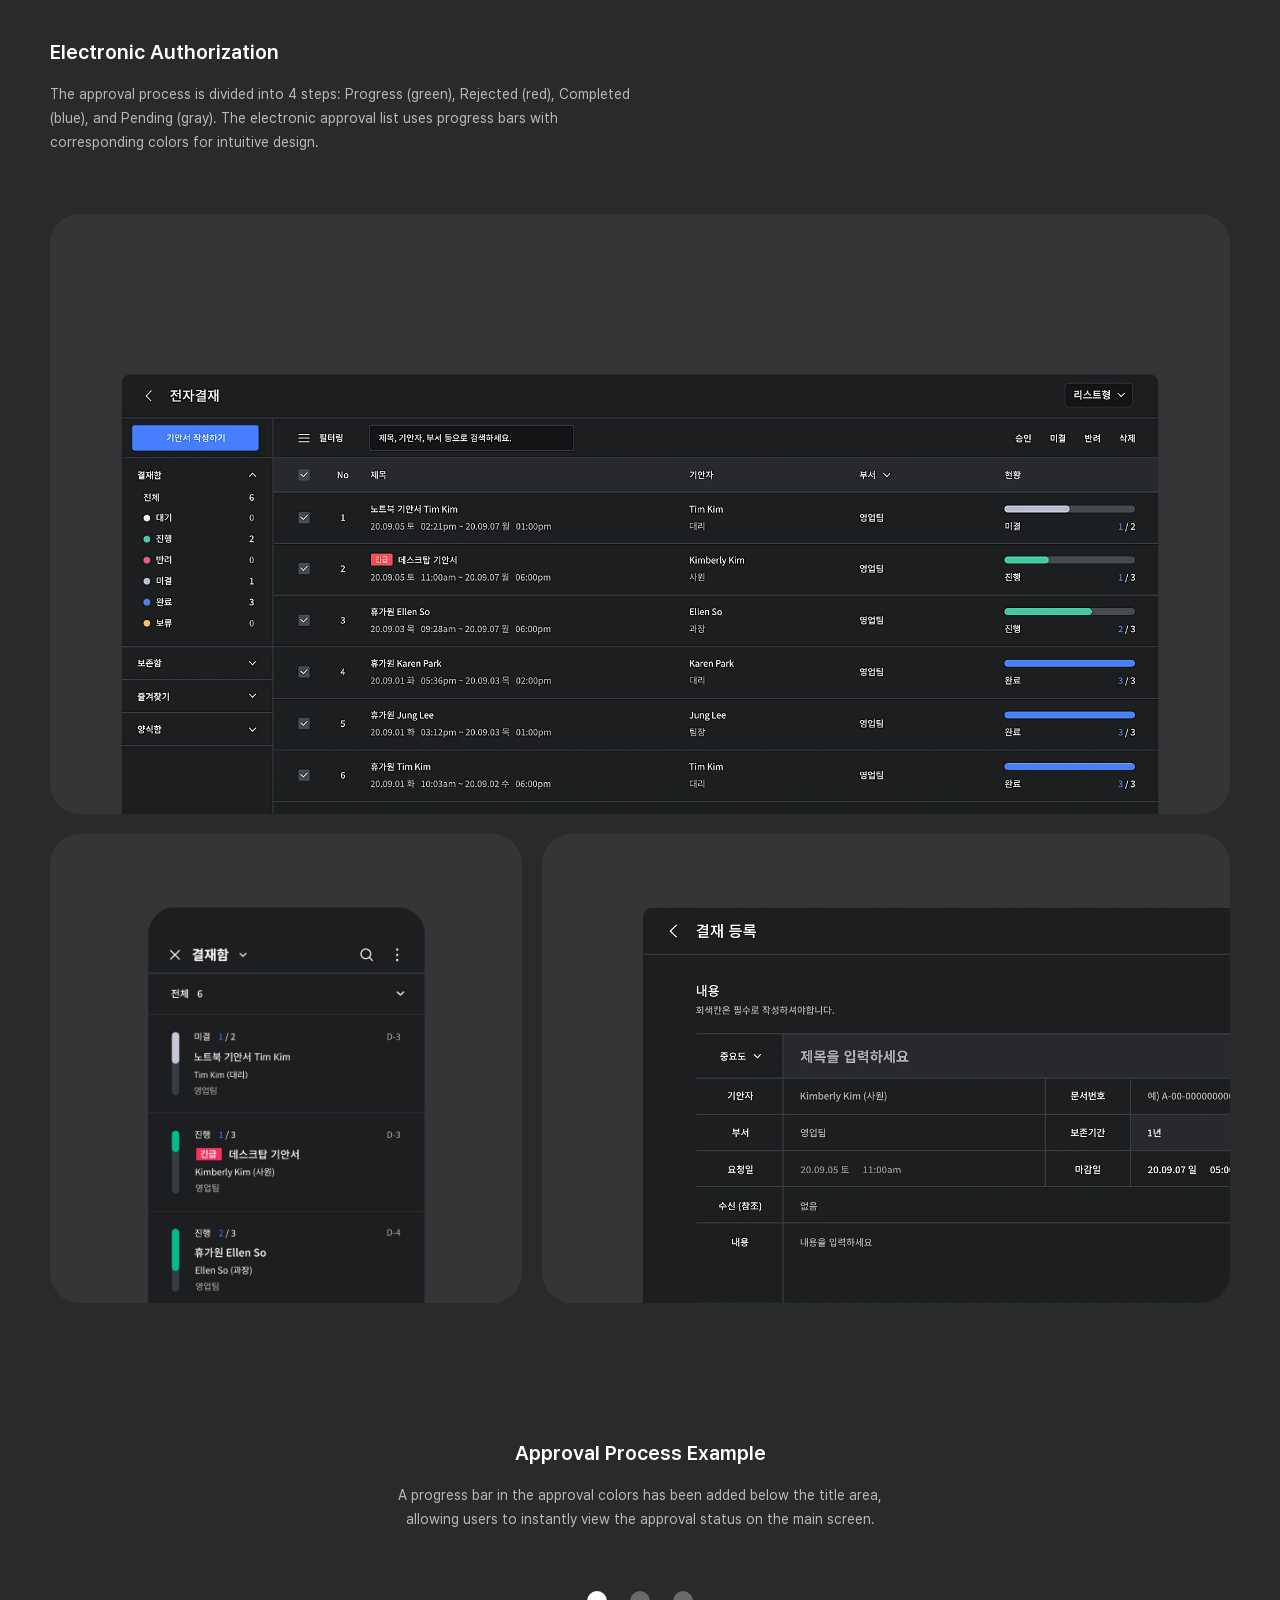
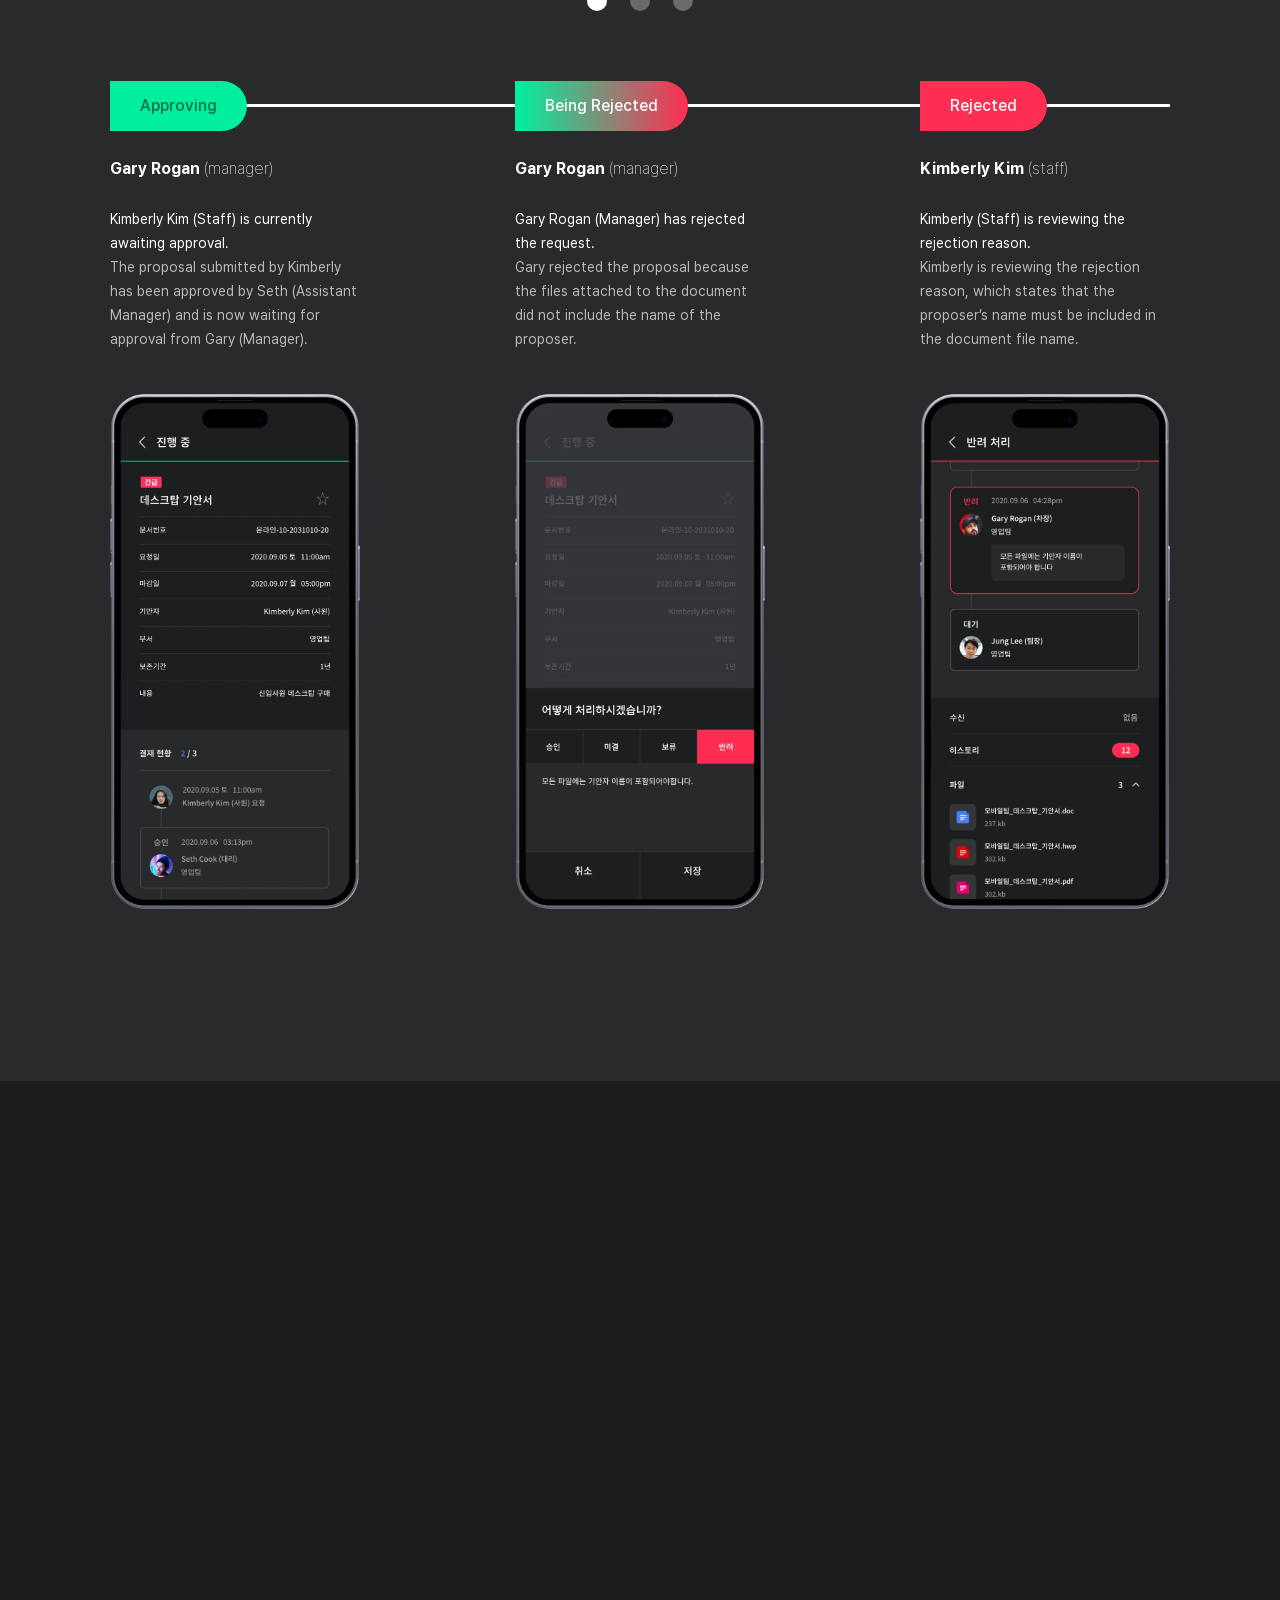
<file: en/hdwk.html>
<!DOCTYPE html>
<html lang="en">
 	<head>
		<meta charset="utf-8">
		<meta name="viewport" content="width=device-width, initial-scale=1.0">
		<title>HODUWORKS | KROWSMIG</title>
		<meta name="description" content="HODUWORKS, the premium version of HODU, is an app filled with features essential for businesses, such as electronic approval, attendance management, and employee management. This page serves as a case study detailing the planning and design process of HODUWORKS.">
		<meta name="keywords" content="HODUWORKS, Attendance management, employee management, electronic authorization, HODU, a calendar app, HTML, CSS, jQuery, Web Designer, App Designer, front-end developer, KROWSMIG">
		<link rel="icon" href="../images/main/favicon.png">
		<link rel="stylesheet" type="text/css" href="../css/default.css">
		<link rel="stylesheet" type="text/css" href="../css/common.css">
		<link rel="stylesheet" type="text/css" href="../css/hd_common.css">
		<link rel="stylesheet" type="text/css" href="../css/hdwk.css">

		
		<script src="../js/jquery.js"></script>
		<script src="../js/sub_script.js"></script>
		<script src="../js/hdwk_script.js"></script>

		<style type="text/css">
		</style>

		<script type="text/javascript">
		</script>

		<!-- Google tag (gtag.js) -->
		<script async src="https://www.googletagmanager.com/gtag/js?id=G-4524T4PMET"></script>
		<script>
		  window.dataLayer = window.dataLayer || [];
		  function gtag(){dataLayer.push(arguments);}
		  gtag('js', new Date());
		
		  gtag('config', 'G-4524T4PMET');
		</script>
	</head>
	<body class="dark">

		<!-- #wrapper -->
		<div id="wrapper">
			<!-- .main_bg -->
			<div class="main_div">

				<!-- #gnb -->
				<section id="gnb">
					<div class="top_div">
						<div class="rel_div">
							<h1><a href="../index_en.html" class="logo"><span class="img_logo">KROWSMIG</span></a></h1>
							<div class="right">
								<a href="#" class="on">EN</a>	
								<a href="../kr/hdwk.html" class="">한글</a>
							</div>
							<!-- .nav -->
							<div class="nav">
								<div class="burger">
									<h2>메뉴</h2>
									<a href="">
										<span></span>
										<span></span>
										<span></span>
									</a>
								</div>
								<nav>
									<a href="#projects" class="">PROJECTS</a>	
									<a href="#about" class="">CONTACT</a>
								</nav>
							</div>
							<!-- .nav ends -->
							<div class="btm_line"><span></span></div>
						</div>
					</div>
				</section>
				<!-- #gnb ends -->


				<!-- #menu_div -->
				<div id="menu_div">
					<div class="menu_div">
						<ul>
							<li><a href="../en/ltch.html">LITCH <span>Application</span></a></li>
							<li><a href="../en/jndk.html">JANDIK <span>E-Commerce Site</span></a></li>
							<li><a href="../en/hdhm.html">HODUHOME <span>Application</span></a></li>
							<li><a href="../en/hddc.html">HODUDOC <span>Application</span></a></li>
							<li><a href="../en/hd.html">HODU <span>Application</span></a></li>
							<li><a href="../en/hdck.html">HODUCLICK (Web) <span>Web Application</span></a></li>
							<li><a href="../en/hdck_tb.html">HODUCLICK (Tab) <span>Tablet Version</span></a></li>
						</ul>
					</div>
					<div class="cont_div">
						<a href="mailto:krowsmig@gmail.com" title="Click to send me an email">Send me an email <span>arrow</span></a>
					</div>
				</div>

				<!-- #main -->
				<section id="main">
					<div class="main wd_1920">
						<p class="brdr main_bg mgn_btm_100"><span class="main_img">image of hodu app</span></p>
						<div class="main_text">
							<p class="title fnt_50">Hoduworks</p>
							<ul>
								<li>E-Managemnet</li>
								<li>E-Attendance</li>
								<li>Projects & Tasks</li>
							</ul>
						</div>
					</div>
					<div class="quick_div wd_1920 pd_btm_160">
						<h1 class="fnt_30 pd_btm_40">HODUWORKS</h1>
						<ul class="summary_ul pd_btm_60">
							<li class="pr_li">
								<p class="title">Programs</p>
								<p>
									<span class="aff">Affinity</span>
								</p>
							</li>
							
							<li class="yy_li">
								<p class="title">Created In</p>
								<p><span>2021</span></p>
							</li>
							<li class="in_li">
								<p class="title">Role (Involvement)</p>
								<p>Designer <span>(100%)</span>
								</p>
								<p>Project Manager <span>(90%)</span>
								</p>
							</li>
						</ul>
						<div class="description_div">
							<p class="fnt_14 first_p">
								HODUWORKS, the premium version of HODU, is packed with essential business features such as electronic authorization, attendance management, task tracking, and employee management. Designed for companies of all sizes, from SMEs to large enterprises, it simplifies approval processes and document storage in the digital age. This is the latest premium version I developed for HODU.
							</p>

							<p class="fnt_14 last_p">
								HODUWORKS is a completely redesigned version of the previous HODU CORPORATION (another premium version), excluding its business functions. It has two versions: one for administrators and one for employees. I did not participate in the publishing phase. (The HODUWORKS logo in the image above is a temporary text addition.)
							</p>
						</div>
					</div>
					<div class="guide_div grey_bg wd_full">
						<div class="wd_1920 pd_tp_160 pd_btm_160">
							<h2 class="fnt_25">Guidelines</h2>
							<div class="description_div">
								<p class="des fnt_14 first_p">Check the logo, main color, secondary color, and font.</p>
							</div>
							<ul class="guide_ul pd_tp_60 ">
								<li class="logo_li">
									<p class="brdr">logo</p>
								</li>
								<li class="app_li">
									<p class="brdr"><span>App Icon</span></p>
								</li>
								<li class="main_li">
									<p class="brdr">
										<span class="title fnt_14">HODU Color</span>
										<span class="des fnt_16">#3081ff</span>
									</p>
								</li>
								<li class="sub_li">
									<p class="brdr">
										<span class="title fnt_14">HODUWORKS Color</span>
										<span class="des fnt_16">#282A2C</span>
									</p>
								</li>
								<li class="font_li">
									<p class="brdr">
										<span class="title fnt_14">Font</span>
										<span class="des fnt_16">Noto Sans KR</span>
									</p>
								</li>
							</ul>
						</div>
					</div>
				</section>
				<!-- #main ends -->

				<!-- #contents -->
				<div id="contents" class="">
					<!-- #target -->
					<section id="target">
						<div class="target_div wd_1920 pd_tp_160">
							<h1 class="fnt_20">Target Audience</h1>
							<p class="pd_btm_60 des fnt_14">
								This is the survey result conducted during the design phase, showing the expected user distribution by gender and age group. It suggests that the majority of users will be employees, with features like attendance management, electronic authorization, and employee management being most frequently used.
							</p>
							<ul class="target_ul">
								<li class="gender_li">
									<ul class="gender_ul grey_bg brdr">
										<li class="gender_img">
											<span class="hd_chart hdwk_chart chart_span two_panels">
												<svg viewBox="0 0 63.6619772368 63.6619772368">
													<circle class="pie1" style="stroke:#3081FF;" cx="31.8309886184" cy="31.8309886184" r="15.9154943092"/>
													<circle class="pie2" style="stroke:#FFB000;" cx="31.8309886184" cy="31.8309886184" r="15.9154943092"/>
												</svg>
											</span>
											<p class="ic_p">
												Gender
											</p>	
										</li>
										<li class="gender_graph_li">
											<ul class="detail_ul">
												<li>
													<h2>Woman</h2>
													<p><span class="color_span blue">파랑</span> 56%</p>
												</li>
												<li>
													<h2>Man</h2>
													<p><span class="color_span yellow">노랑</span> 44%</p>
												</li>
											</ul>
										</li>
										<li>
											<p class="fnt_14">The gender distribution is 56% female (blue) and 44% male (yellow), with a 6% higher percentage of women compared to men. As an app used within companies, the gender ratio is quite balanced.</p>
										</li>
									</ul>
								</li>
								<li class="age_li">
									<ul class="gender_ul grey_bg brdr">
										<li class="gender_img age_img">
											<span class="hd_chart hdwk_chart chart_span five_panels">
												<svg viewBox="0 0 63.6619772368 63.6619772368">
													<circle class="pie5" cx="31.8309886184" style="stroke:#C697FF;" cy="31.8309886184" r="15.9154943092"/>
													<circle class="pie4" cx="31.8309886184" style="stroke:#00E674;" cy="31.8309886184" r="15.9154943092"/>
													<circle class="pie3" cx="31.8309886184" style="stroke:#F32722;" cy="31.8309886184" r="15.9154943092"/>
													<circle class="pie2" cx="31.8309886184" style="stroke:#FFB000;" cy="31.8309886184" r="15.9154943092"/>
													<circle class="pie1" cx="31.8309886184" style="stroke:#3081FF;" cy="31.8309886184" r="15.9154943092"/>
												</svg>
											</span>
											<p class="ic_p">
												Age
											</p>	
										</li>
										<li class="age_graph_li">
											<ul class="detail_ul">
												<li>
													<h2>20s</h2>
													<p><span class="color_span yellow">yellow</span> 25%</p>
												</li>
												<li>
													<h2>30s</h2>
													<p><span class="color_span blue">blue</span> 39%</p>
												</li>
												<li>
													<h2>40s</h2>
													<p><span class="color_span red">red</span> 19%</p>
												</li>
												<li>
													<h2>50s</h2>
													<p><span class="color_span green">green</span> 10%</p>
												</li>
												<li>
													<h2>60s</h2>
													<p><span class="color_span purple">purple</span> 7%</p>
												</li>
											</ul>
										</li>
										<li>
											<p class="fnt_14">
												The age distribution is 25% in their 20s, 39% in their 30s, 19% in their 40s, 10% in their 50s, and 7% in their 60s. Most users are expected to be in their 30s, with strong usage in their 20s.
											</p>
										</li>
									</ul>
								</li>
								<li class="user_li grey_bg brdr">
									<h2 class="fnt_20">User Flow</h2>
									<p class="des fnt_14">
										This is the flow from the basic version group to the main menu of HODUWORKS.</p>
									<p class="flow_img brdr mgn_tp_60">
										image of User Flow
									</p>
								</li>
							</ul>
						</div>
					</section>
					<!-- #target ends -->

					<!-- #img_title -->
					<section id="img_title_1" class="gradi_bg mgn_tp_160">
						<div class="img_title_div wd_1920 pd_tp_160">
							<p class="icon_p ic_works">works icon</p>
							<h1 class="fnt_50">SIMPLE AND YET POWERFUL</h1>
							<p class="des fnt_16">View today's attendance status, electronic authorization, tasks, <span class="break_line"></span>
 								and schedule all at a glance on the main page.
							</p>
							<p class="img_title_1 lazy_img lazy_css">main page image</p>
						</div>
					</section>
					<!-- #img_title ends -->

					<section id="content_1" class="wd_1920 pd_tp_160">
						<div class="content_div">
							<dl>
								<dt class="fnt_20">Main</dt>
								<dd class="des fnt_14 pd_btm_40">
									The main page displays today's status, integrating key features of HODUWORKS, including attendance, electronic authorization, tasks, company schedule, and announcements. The layout differs for employees and approvers, with intuitive design and graphs for easy understanding.
								</dd>
								
							</dl>
							<div class="content_dd">
								<p class="wd_full"><span class="grey_bg brdr ht_740 mainpage_1 lazy_img lazy_css">Main web verison image</span></p>
								<p class="wd_60per"><span class="grey_bg brdr ht_510 mainpage_2 lazy_img lazy_css">Main web verison layout image</span></p>
								<div class="wd_40per">
									<div class="grey_bg brdr ht_510 mainpage_3">
										<p class="title">User Board</p>
										<ul>
											<li>Schedule</li>
											<li>Task</li>
											<li>E-authorization</li>
											<li>Attendance</li>
										</ul>
									</div>
								</div>
							</div>
						</div>
					</section>

					<section id="content_2" class="wd_100 grey_bg mgn_tp_160">
						<div class="content_div wd_1920 pd_tp_160 pd_btm_160">
							<ul class="content_ul">
								<li class="wd_40per rt">
									<div class="grey_bg_2 brdr">
										<dl>
											<dt class="fnt_20">Icons by job title.</dt>
											<dd class="des fnt_14 pd_btm_40">
												Profile picture borders vary by role: Leaders (Creator) have a gold border, managers (Managers) have a silver border, and employees (members) have no border around their profile picture.
											</dd>
											
										</dl>
										<ul class="dd_ul">
											<li>
												<p class="ic_creator">Creator icon</p>
												<p class="title creator fnt_16">Leader <span>(Creator)</span></p>
												<p class="des fnt_14">Complete system management.</p>
											</li>

											<li>
												<p class="ic_manager">Manager icon</p>
												<p class="title manager fnt_16">Manager <span>(Manager)</span></p>
												<p class="des fnt_14">
												Admin-assigned permissions management.</p>
											</li>

											<li>
												<p class="ic_member">Employee icon</p>
												<p class="title fnt_16">Employee <span>(Member)</span></p>
												<p class="des fnt_14">Access to assigned tasks, attendance tracking, and company announcements.</p>
											</li>
										</ul>
									</div>
								</li>
								<li class="wd_60per lt graph_li">
									<div class="grey_bg_2 brdr">
										<dl>
											<dt class="fnt_20">Graphs and chart</dt>
											<dd class="des fnt_14 pd_btm_40">
												Different types of graphs and chart are available, allowing users to select and view statistics for electronic authorization, attendance, task status, and other features.
											</dd>
										</dl>
										<ul class="graph_ul">
											<li>
												<p class="ic_graph_1">Pie Chart</p>
											</li>
											<li>
												<p class="ic_graph_2">Bar Graph</p>
											</li>
											<li>
												<p class="ic_graph_3">Line Graph</p>
											</li>
											<li>
												<p class="ic_graph_4">Ridgeline Plot</p>
											</li>
										</ul>
									</div>
								</li>
							</ul>
						</div>
					</section>

					<!-- #img_title -->
					<section id="img_title_2" class="gradi_bg mgn_tp_160">
						<div class="img_title_div wd_1920 pd_tp_160">
							<p class="icon_p ic_attend">Attendance icon</p>
							<h1 class="fnt_50">
								Track employees' clock-in/out times</h1>
							<p class="des fnt_16">
								All employees manage clock-in, clock-out, and vacation through their phones, 
								while administrators oversee attendance and vacation status.</p>
							<p class="img_title_1 img_title_2 lazy_img lazy_css">Attendance app image</p>
						</div>
					</section>
					<!-- #img_title ends -->

					<!-- #content_3 -->
					<section id="content_3" class="wd_100 grey_bg_2 pd_tp_160">
						<div class="content_div wd_1920 pd_btm_160">
							<dl>
								<dt class="fnt_20">Attendance Management</dt>
								<dd class="des fnt_14 pd_btm_40">
									There are five attendance statuses: On time (blue), Late (red), Not checked in (yellow), Vacation (purple), and Absence (gray). These statuses are visually distinguished by color on both the graph and calendar screens. Attendance can be viewed monthly, weekly, or daily through the calendar.
								</dd>
							</dl>
							<div class="content_dd">
								<p class="wd_full"><span class="grey_bg brdr ht_610 attend_1 lazy_img lazy_css">Attendance Management graph image</span></p>
								<p class="wd_40per rt"><span class="grey_bg brdr ht_510 attend_2 lazy_img lazy_css">Attendance app image</span></p>
								<p class="wd_60per lt"><span class="grey_bg brdr ht_510 attend_3 lazy_img lazy_css">Attendance status app image</span></p>
							</div>
							<div class="ul_div pd_tp_160">
								<ul>
									<li class="on">
										<a href="">Manager</a>
										<p class="des fnt_14">
											
											This is the attendance status list screen for all employees, where you can view the status on a monthly, weekly, or daily basis.
										</p>
										<p class="web_img lazy_img lazy_css">montly employee management image</p>
									</li>
									<li>
										<a href="">Employee</a>
										<p class="des fnt_14">
											This is the screen where employees can check their own attendance status, available in both web and app versions.
										</p>
										<p class="web_img lazy_img lazy_css">Attendance status for employees image</p>
									</li>
								</ul>
							</div>
						</div>
					</section>
					<!-- #content_3 ends -->

					<!-- #img_title -->
					<section id="img_title_3" class="gradi_bg ">
						<div class="img_title_div wd_1920 pd_tp_160">
							<p class="icon_p ic_esystem">e-authorization icon</p>
							<h1 class="fnt_50 pd_tp_160">
							Enhance both efficiency <br>and productivity at once.</h1>
							<p class="des fnt_16">Goodbye, printer. Now, request approval for documents through HODUWORKS <span class="break_line"></span>
								and get real-time approval from the approver.</p>
							<p class="img_title_1 img_title_3 lazy_img lazy_css">e-authorization web page image</p>
						</div>
					</section>
					<!-- #img_title ends -->

					<!-- #content_4 -->
					<section id="content_4" class="wd_100 pd_tp_160 pd_btm_160">
						<div class="wd_1920">

							<div class="content_div">
								<dl>
									<dt class="fnt_20">Electronic Authorization</dt>
									<dd class="des fnt_14 pd_btm_40">
										The approval process is divided into 4 steps: Progress (green), Rejected (red), Completed (blue), and Pending (gray). The electronic approval list uses progress bars with corresponding colors for intuitive design.
									</dd>
								</dl>
								<div class="content_dd">
									<p class="wd_full"><span class="grey_bg brdr ht_610 esystem_1 lazy_img lazy_css">Electronic Authorization image 1</span></p>
									<p class="wd_40per rt"><span class="grey_bg brdr ht_510 esystem_2 lazy_img lazy_css">Electronic Authorization image 2</span></p>
									<p class="wd_60per lt"><span class="grey_bg brdr ht_510 esystem_3 lazy_img lazy_css">Electronic Authorization image 3</span></p>
								</div>

								<div class="ul_div pd_tp_160 mgn_tp_160">
									<h1 class="fnt_20">Approval Process Example</h1>
									<p class="des fnt_14">
										A progress bar in the approval colors has been added below the title area, <span class="break_line"></span>
										allowing users to instantly view the approval status on the main screen.
									</p>
									<div class="pagination">
										<a href="" class="on">1</a>
										<a href="">2</a>
										<a href="">3</a>
									</div>
									<div class="hdn_div">
										<ul id="step_ul" class="">
											<li class="step_li_1">
												<span class="line"></span>
												<ul>
													<li class="li_1 lazy_img lazy_css">
														<p class="status green">Approving</p>
														<p class="name">Gary Rogan <span>(manager)</span></p>
														<p class="des fnt_14"><span>Kimberly Kim (Staff) is currently awaiting approval.</span>
															The proposal submitted by Kimberly has been approved by Seth (Assistant Manager) and is now waiting for approval from Gary (Manager).
														</p>
													</li>
													<li class="li_2 lazy_img lazy_css">
														<p class="status green_red">Being Rejected</p>
														<p class="name">Gary Rogan <span>(manager)</span></p>
														<p class="des fnt_14">
															<span>Gary Rogan (Manager) has rejected the request.</span>
															Gary rejected the proposal because the files attached to the document did not include the name of the proposer.
														</p>
													</li>
													<li class="li_3 lazy_img lazy_css">
														<p class="status red">Rejected</p>
														<p class="name">Kimberly Kim <span>(staff)</span></p>
														<p class="des fnt_14">
															<span>
															Kimberly (Staff) is reviewing the rejection reason.</span>
															Kimberly is reviewing the rejection reason, which states that the proposer’s name must be included in the document file name.
														</p>
													</li>
												</ul>
											</li>
											<li class="step_li_2">
												<span class="line"></span>
												<ul>
													<li class="li_1 lazy_img lazy_css">
														<p class="status red">Rejected</p>
														<p class="name">Gary Rogan <span>(manager)</span></p>
														<p class="des fnt_14">
															<span>Gary Rogan (Assistant Manager) is reviewing the revised draft.</span>
															Kimberly Kim (Staff) has modified the files and is notifying the changes. Gary Rogan is reviewing the names of the updated files.
														</p>
													</li>
													<li class="li_2 lazy_img lazy_css">
														<p class="status green">Approving</p>
														<p class="name">Jung Lee <span>(manager)</span></p>
														<p class="des fnt_14">
															<span>Gary Rogan (Assistant Manager) has approved the revisions.</span>
															After withdrawing the rejection, Gary proceeds with the approval. The next approver, Jung (Team Leader), has approved the request.
														</p>
													</li>
													<li class="li_3 lazy_img lazy_css">
														<p class="status blue">Completed</p>
														<p class="name">Kimberly Kim <span>(staff)</span></p>
														<p class="des fnt_14">
															<span>Jung Lee (Team Leader) has approved the request, and the approval process is now complete.</span>
															Jung, the team leader, finalizes the approval by reviewing and approving the request, completing the process.
														</p>
													</li>
												</ul>
											</li>
											<li class="step_li_3 lazy_img lazy_css">
												<p class="status red">Rejected</p>
												<p class="des fnt_14">
													This is the web version of the rejection process. The layout is divided into two sections: the left side displays the draft document, while the right side shows the approval process and history.
												</p>
											</li>
										</ul>
									</div>
									
								</div>
							</div>
						</div>
					</section>
					<!-- #content_4 ends -->

					<!-- #img_title -->
					<section id="img_title_4" class="gradi_bg rel">
						<div class="img_title_div wd_1920 pd_tp_160">
							<p class="icon_p ic_project_1">project icon</p>
							<h1 class="fnt_50 pd_tp_160">Employee management <br>and projects & tasks</h1>
							<p class="des fnt_16">
								One app for clocking in, vacation requests, <span class="break_line"></span>
								and project management!
							</p>
							<p class="img_title_1 img_title_4 lazy_img lazy_css">Employee management web image 1</p>
						</div>
					</section>
					<!-- #img_title ends -->
					<!-- #content_5 -->
					<section id="content_5" class="wd_100 pd_tp_160">
						<div class="wd_1920">
							<div class="content_div">
								<dl>
									<dt class="fnt_20">Projects & Tasks</dt>
									<dd class="des fnt_14 pd_btm_40">
										The project and task main page is designed in a card format, with detailed elements like progress bars and deadlines at the top, allowing users to check the status directly from the list without additional steps.
									</dd>
								</dl>
								<div class="content_dd">
									<p class="wd_full"><span class="grey_bg brdr ht_610 project_1 lazy_img lazy_css">task graph image 1</span></p>
									<p class="wd_40per rt"><span class="grey_bg brdr ht_510 project_2 lazy_img lazy_css">task app image</span></p>
									<p class="wd_60per lt"><span class="grey_bg brdr ht_510 project_3 two_imgs lazy_img lazy_css">task detail app image </span></p>
								</div>
							</div>
						</div>

						<div class="grey_bg_2 wd_100 mgn_tp_160">
							
							<div class="content_div wd_1920 pd_tp_160 pd_btm_160">
								<dl>
									<dt class="fnt_20">Employee Management</dt>
									<dd class="des fnt_14 pd_btm_40">
										
										The employee management feature offers two layout options: full-page and split-screen. The work type settings are divided into two sections: the left shows the work type list, and the right displays the department list. It allows the user to change the work type and job titles of employees in the selected department.
									</dd>
								</dl>
								<div class="content_dd">
									<p class="wd_full"><span class="grey_bg brdr ht_740 manage_1 lazy_img lazy_css">Electronic Authorization image</span></p>
								</div>
								<div class="status_attend_div pd_tp_160">
									<h1 class="fnt_20">Employee Attendance Status</h1>
									<p class="des fnt_14">
										The design is in a list format, using tabs to add features related to employees.
									</p>
									<p class="web_img lazy_img lazy_css">employee management image</p>
								</div>

							</div>
						</div>	

					</section>
					<!-- #content_5 ends -->



					<!-- .see_other -->
					<section id="see_other" class="">
						<div  class="wd_1920 pd_tp_160">
							<h1 class="fnt_50">Other Versions</h1>
							<p class="des fnt_14">Click the icons at the bottom to view the case studies for each version.</p>
							<ul class="pd_btm_60">
								<li class="hd"><a href="../en/hd.html" alt="See Hodu"><span>HODU</span></a></li>
								<li class="hddc"><a href="../en/hddc.html" alt="See HoduDoc"><span>HODUDOC</span></a></li>
								<li class="hdhm"><a href="../en/hdhm.html" alt="See HoduHome"><span>HODUHOME</span></a></li>
							</ul>
							<div class="line"></div>
						</div>
					</section>

				</div>
				<!-- #contents ends -->

				<!-- .top_btn -->
				<div class="top_div">
					<a href="#wrapper" class="top_btn top_btn_f">Back to the top</a>
				</div>
				<!-- .top_btn ends -->

				<!-- #footer -->
				<section id="footer" class="wd_1920 pd_btm_160 pd_tp_60">
					<p class="eng_ft">© 2024 KROWSMIG</p>
				</section>
				<!-- #footer ends -->
			</div>

			<!-- .main_bg ends -->
		</div>
		<!-- #wrapper ends-->

		<!-- loading -->
		<div class="ld_bg">
			<div class="ld_box">
				<div class="first_orbit obt"></div>
				<div class="second_orbit obt"></div>
				<div class="third_orbit obt">LOADING</div>
			</div>
		</div>
	</body>
</html>
</file>
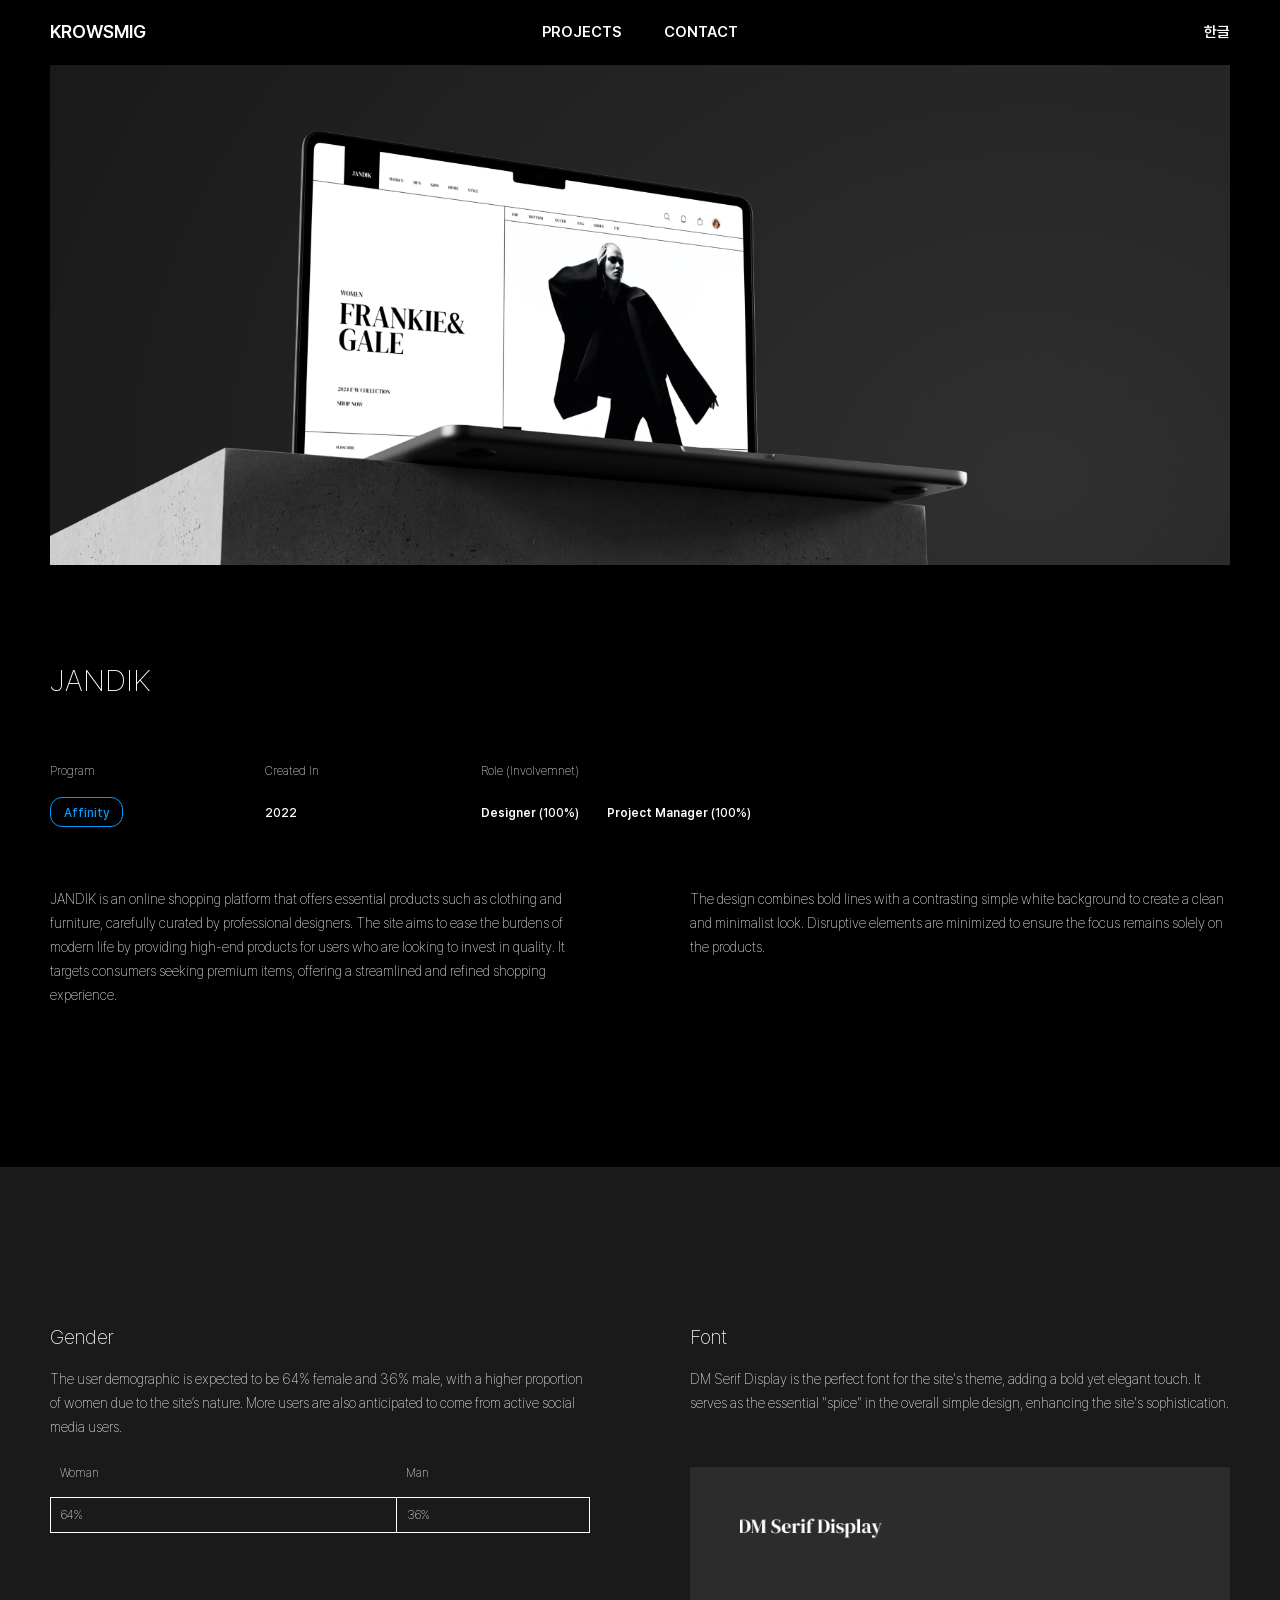
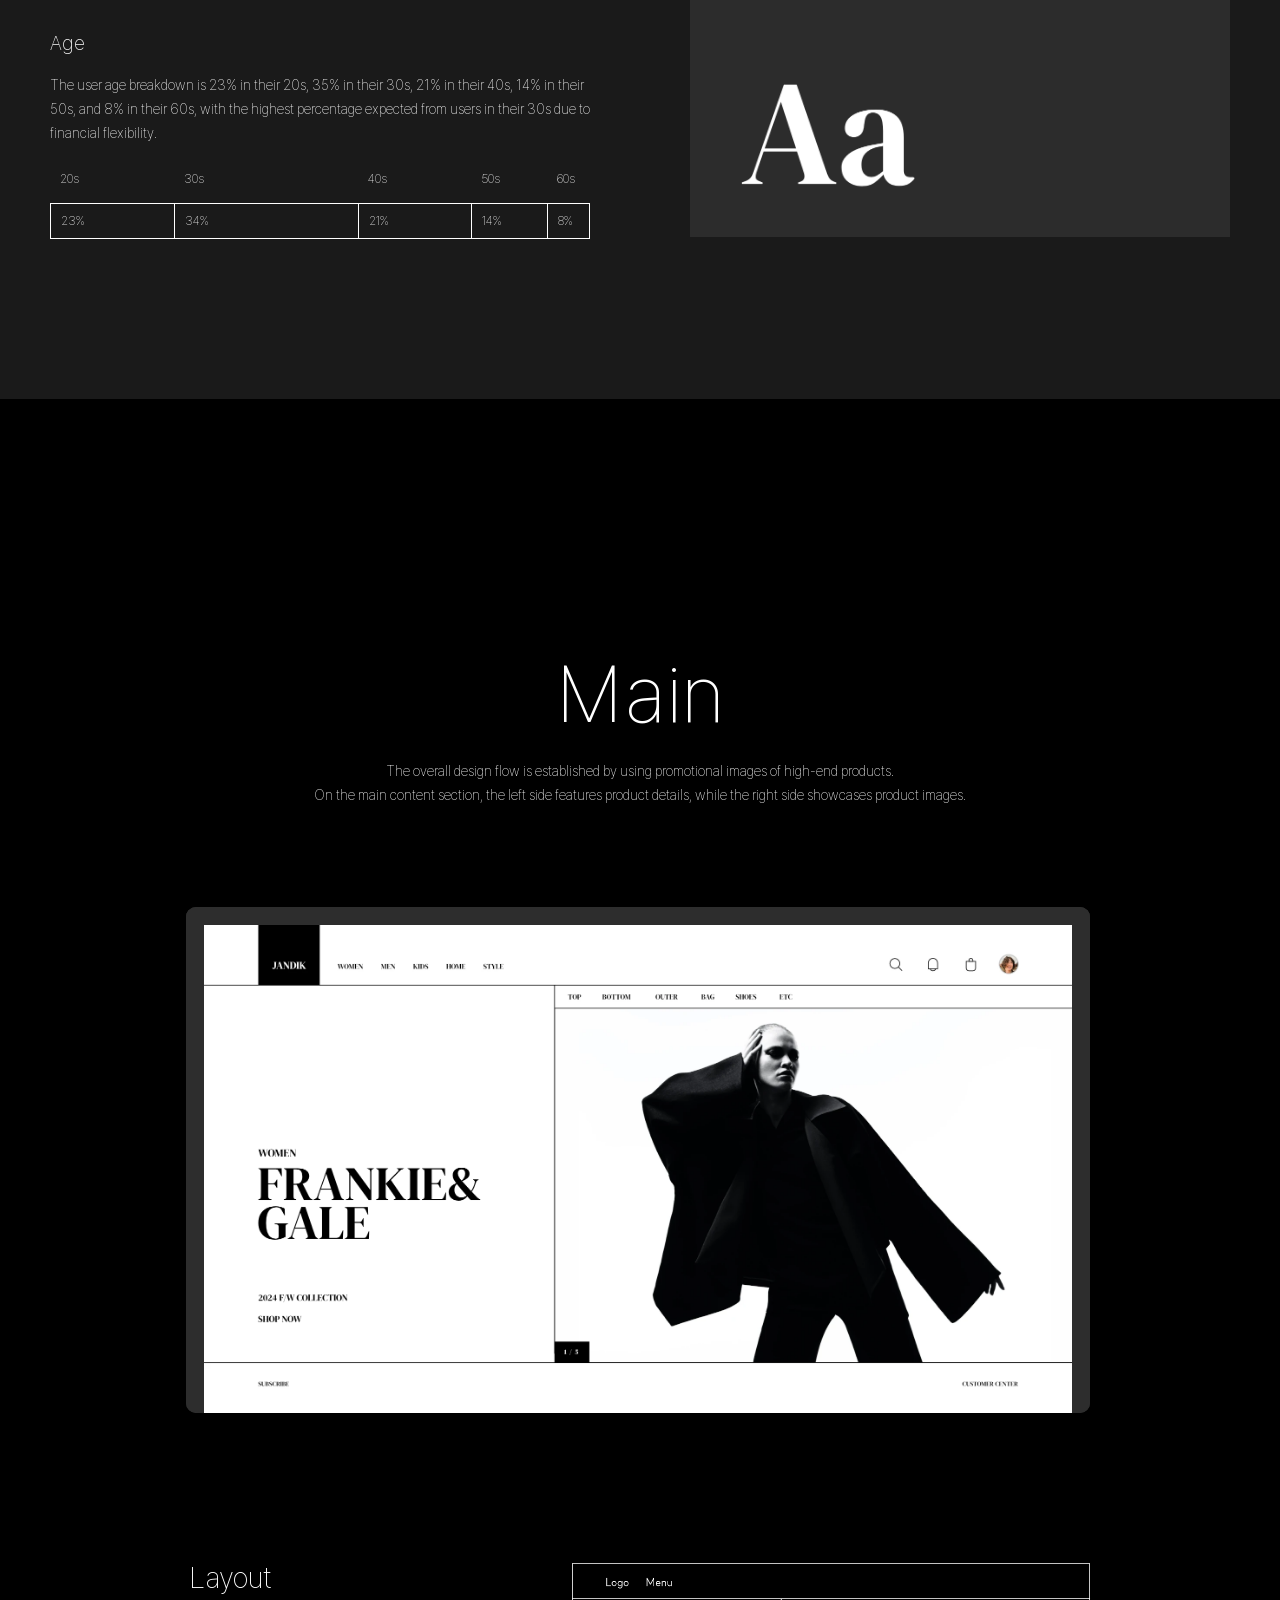
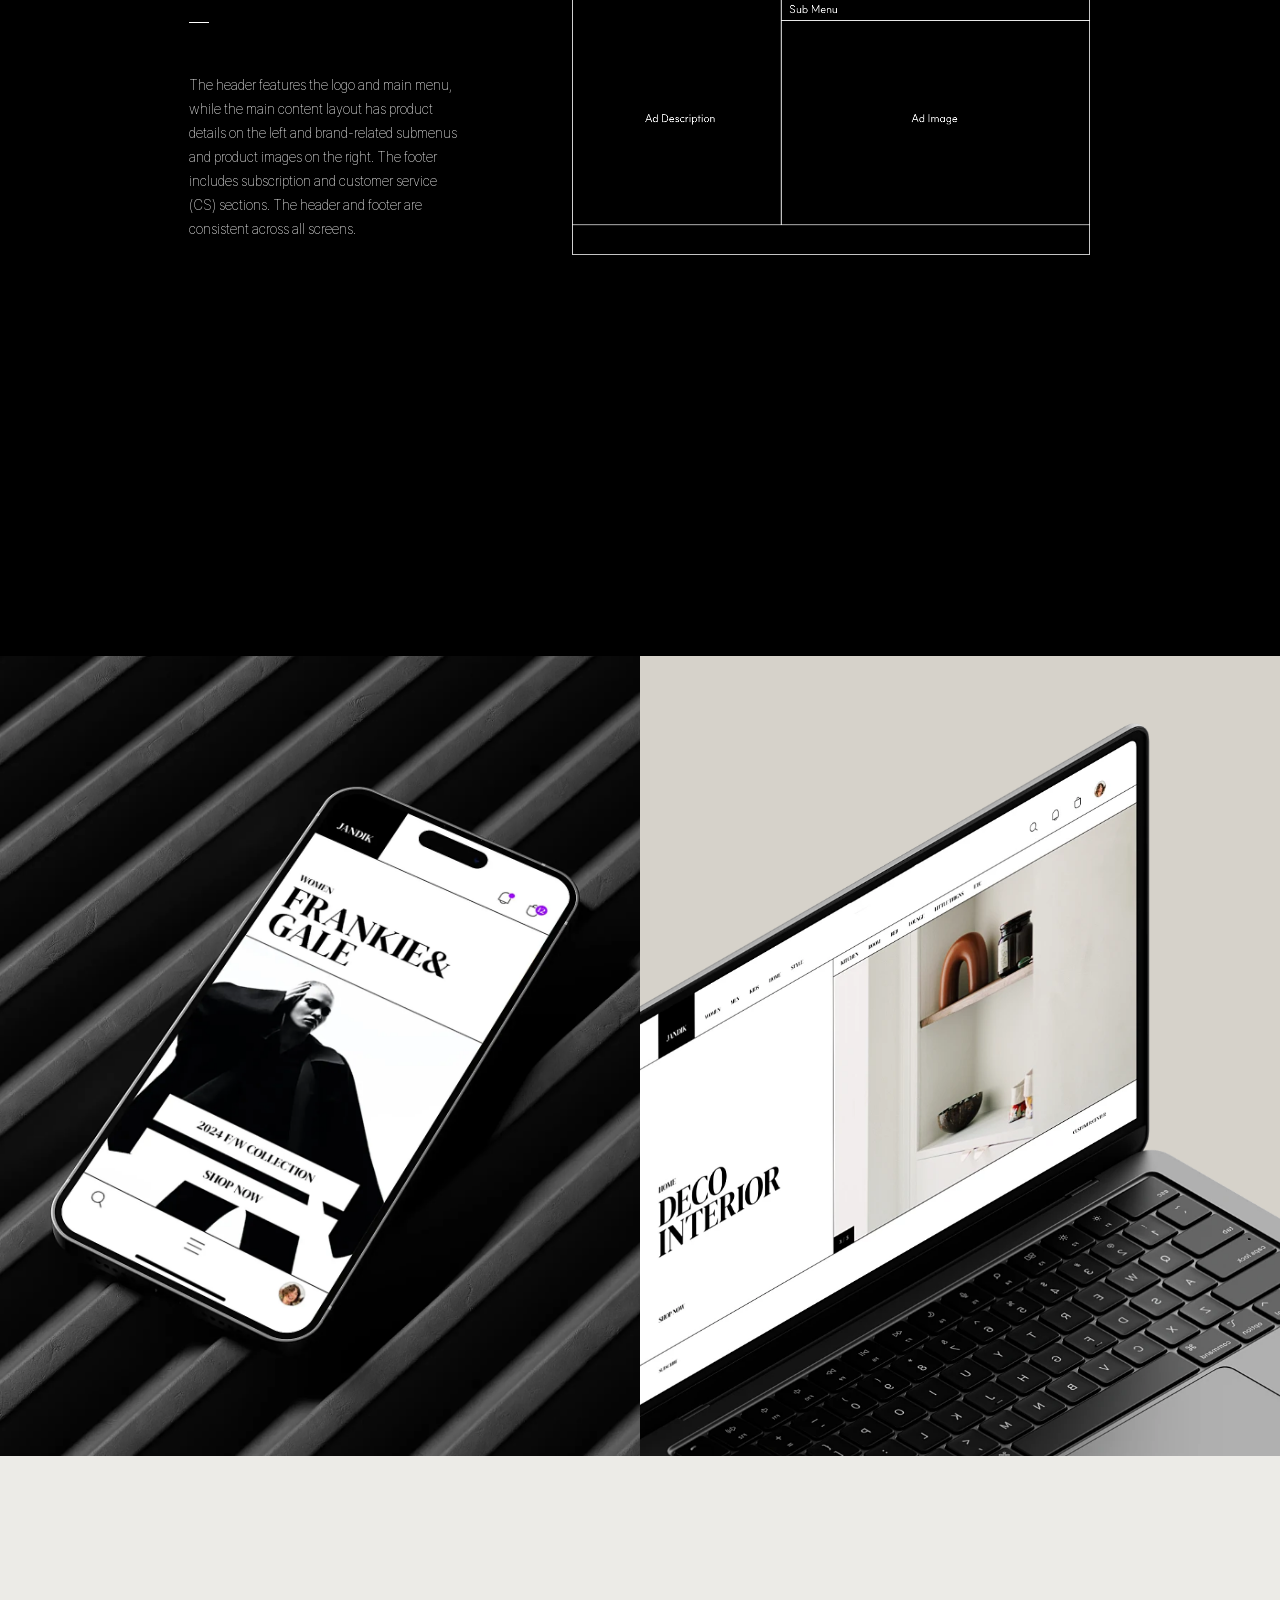
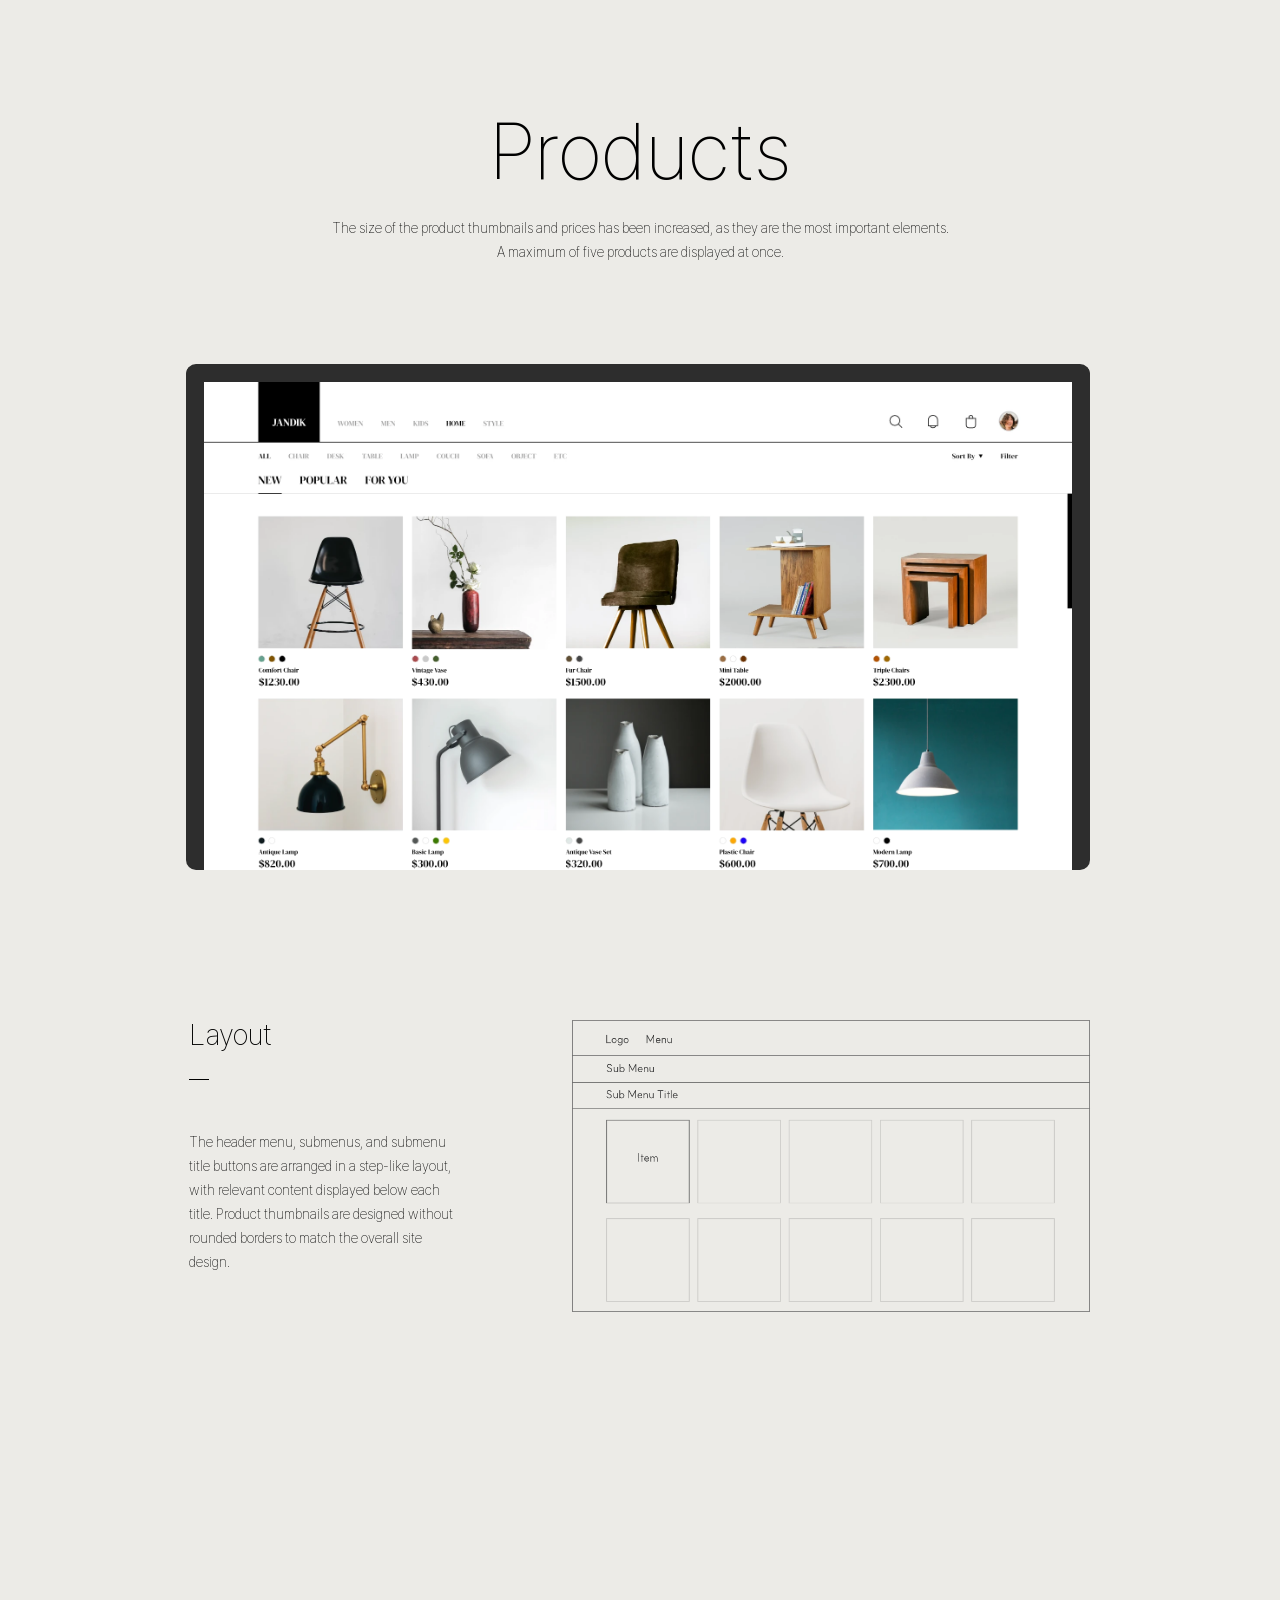
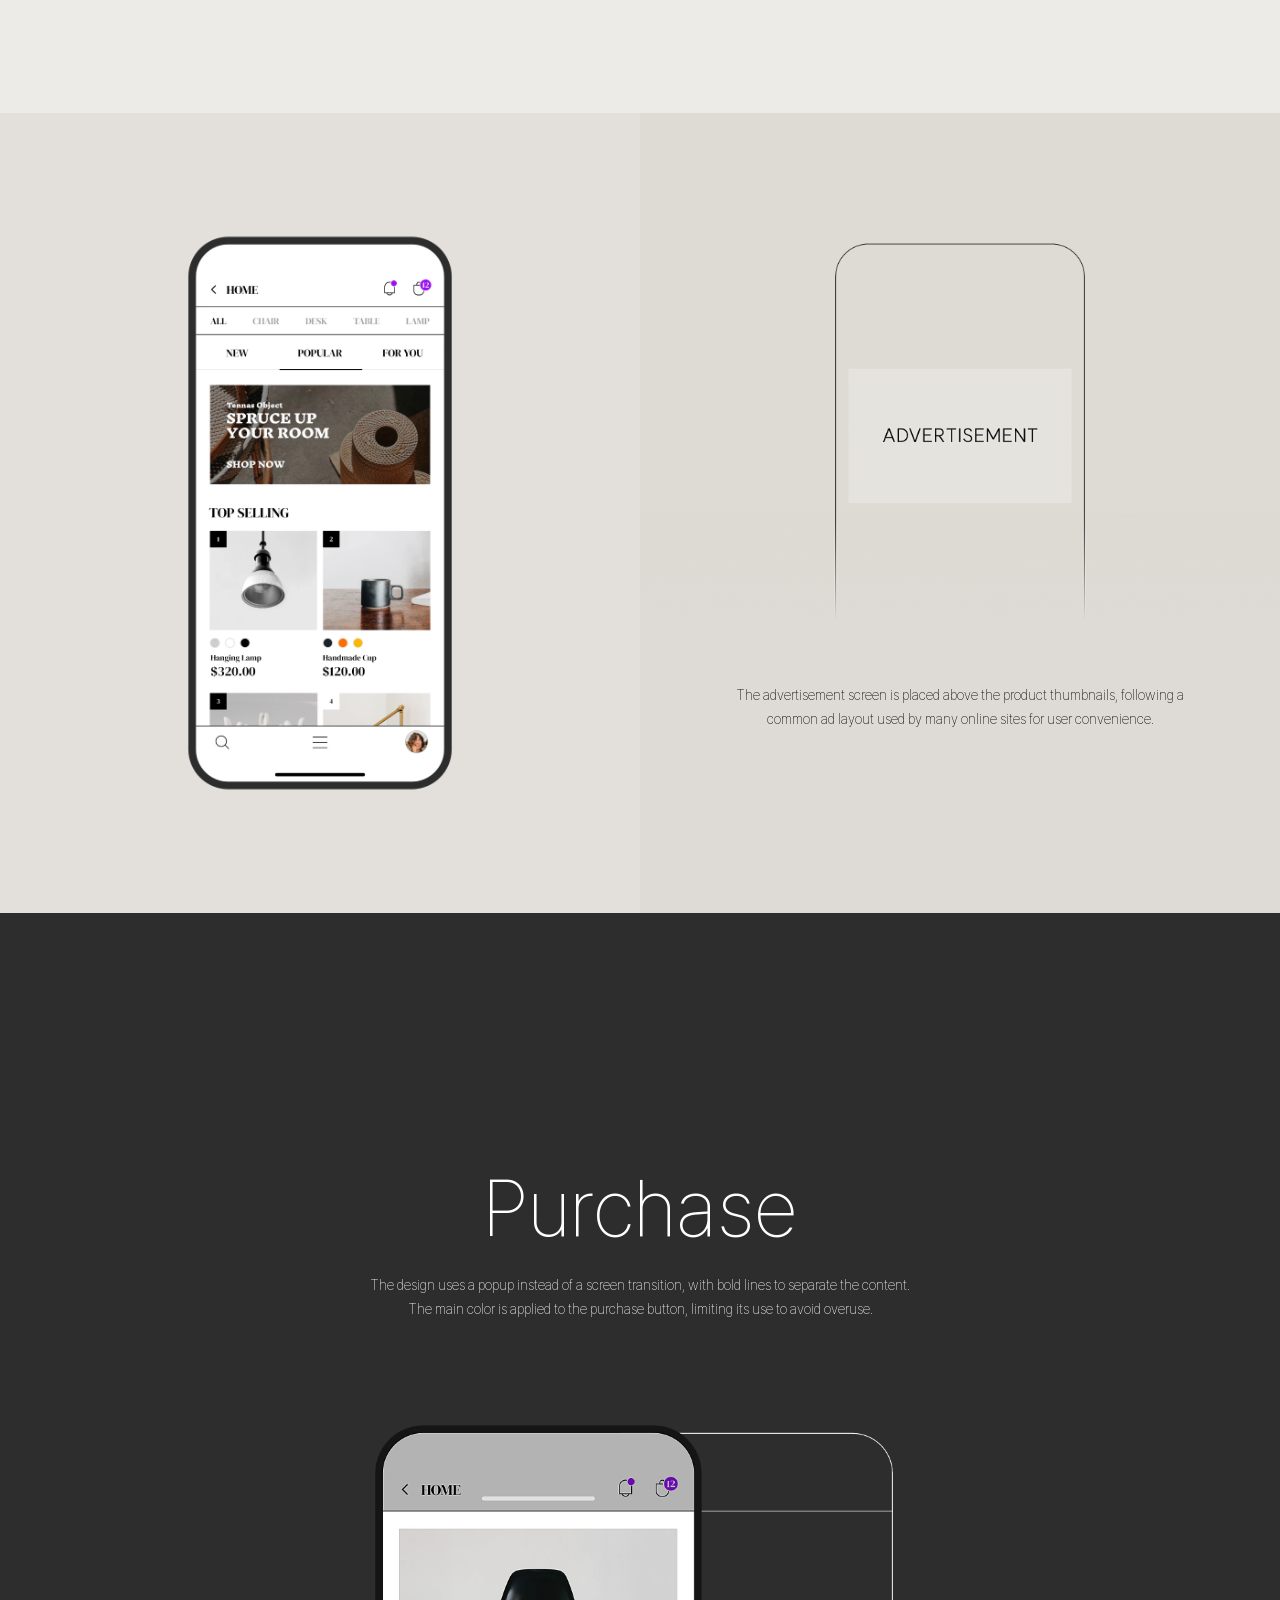
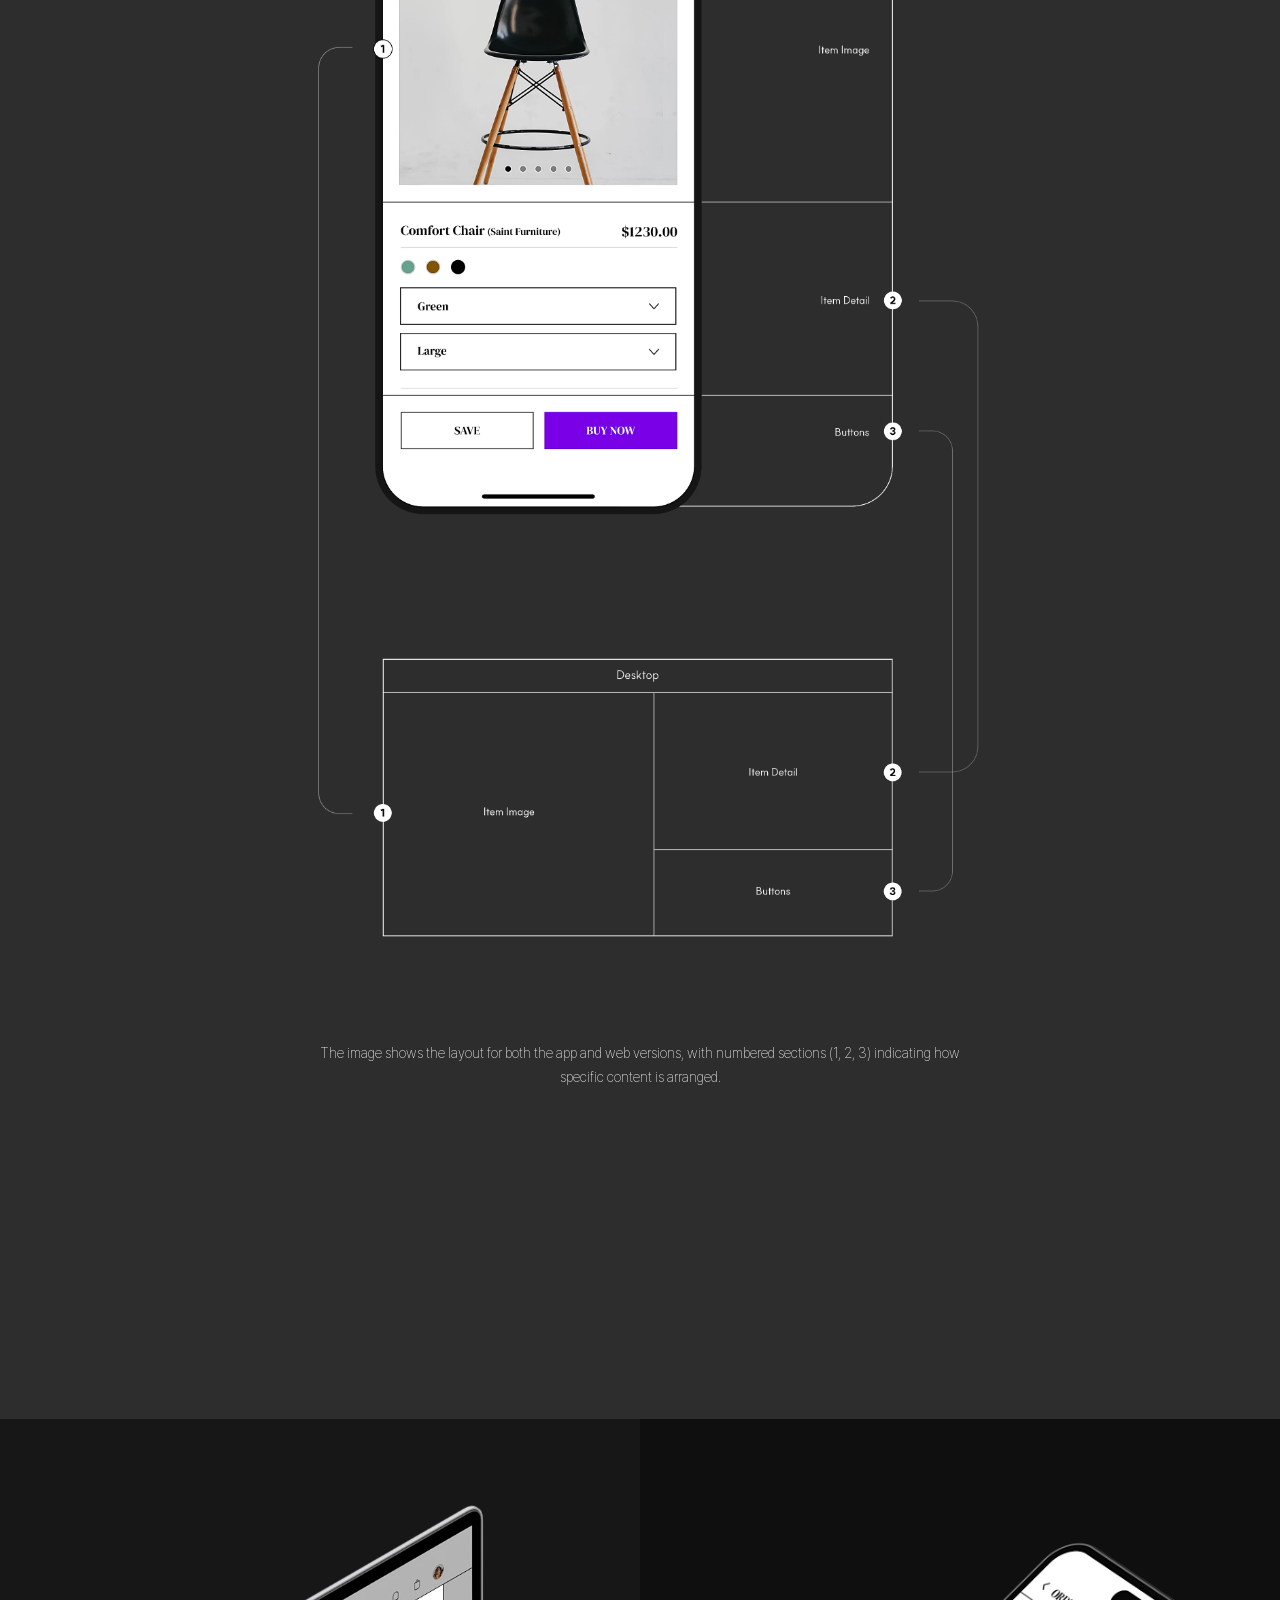
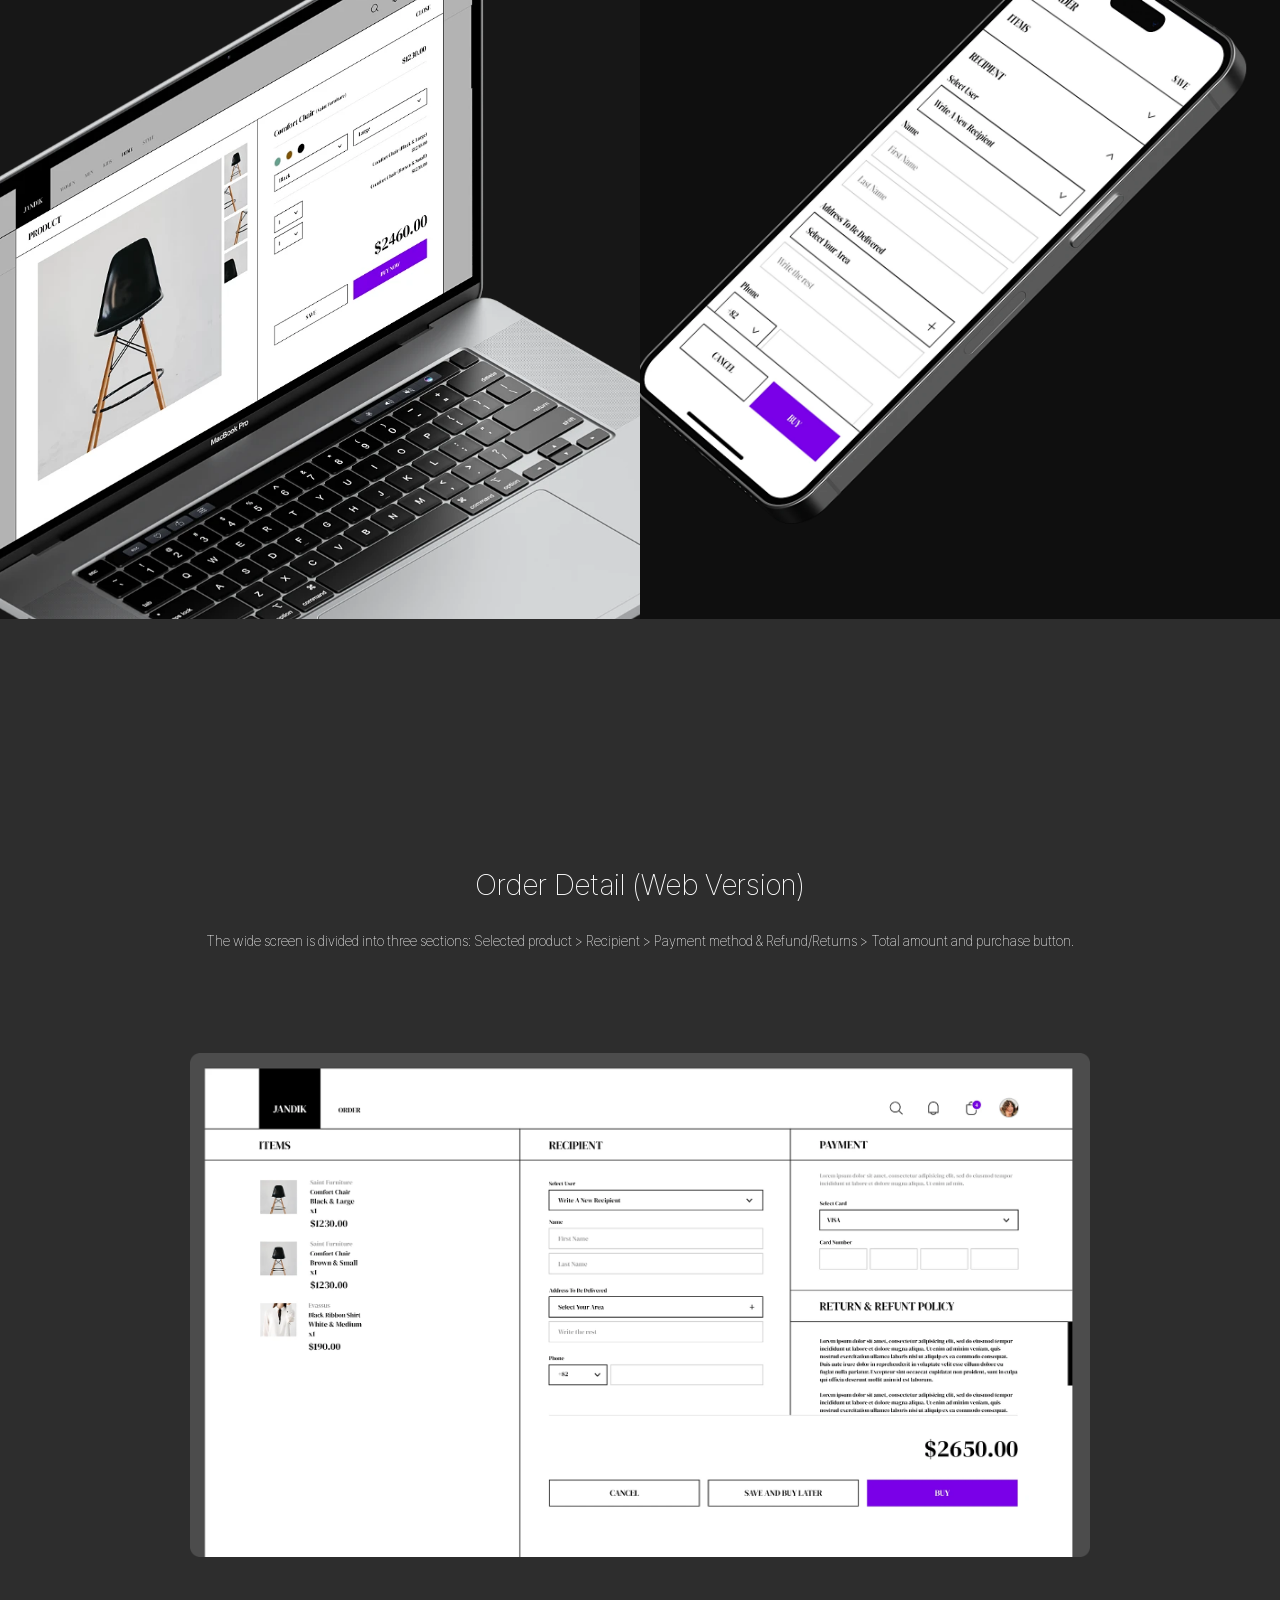
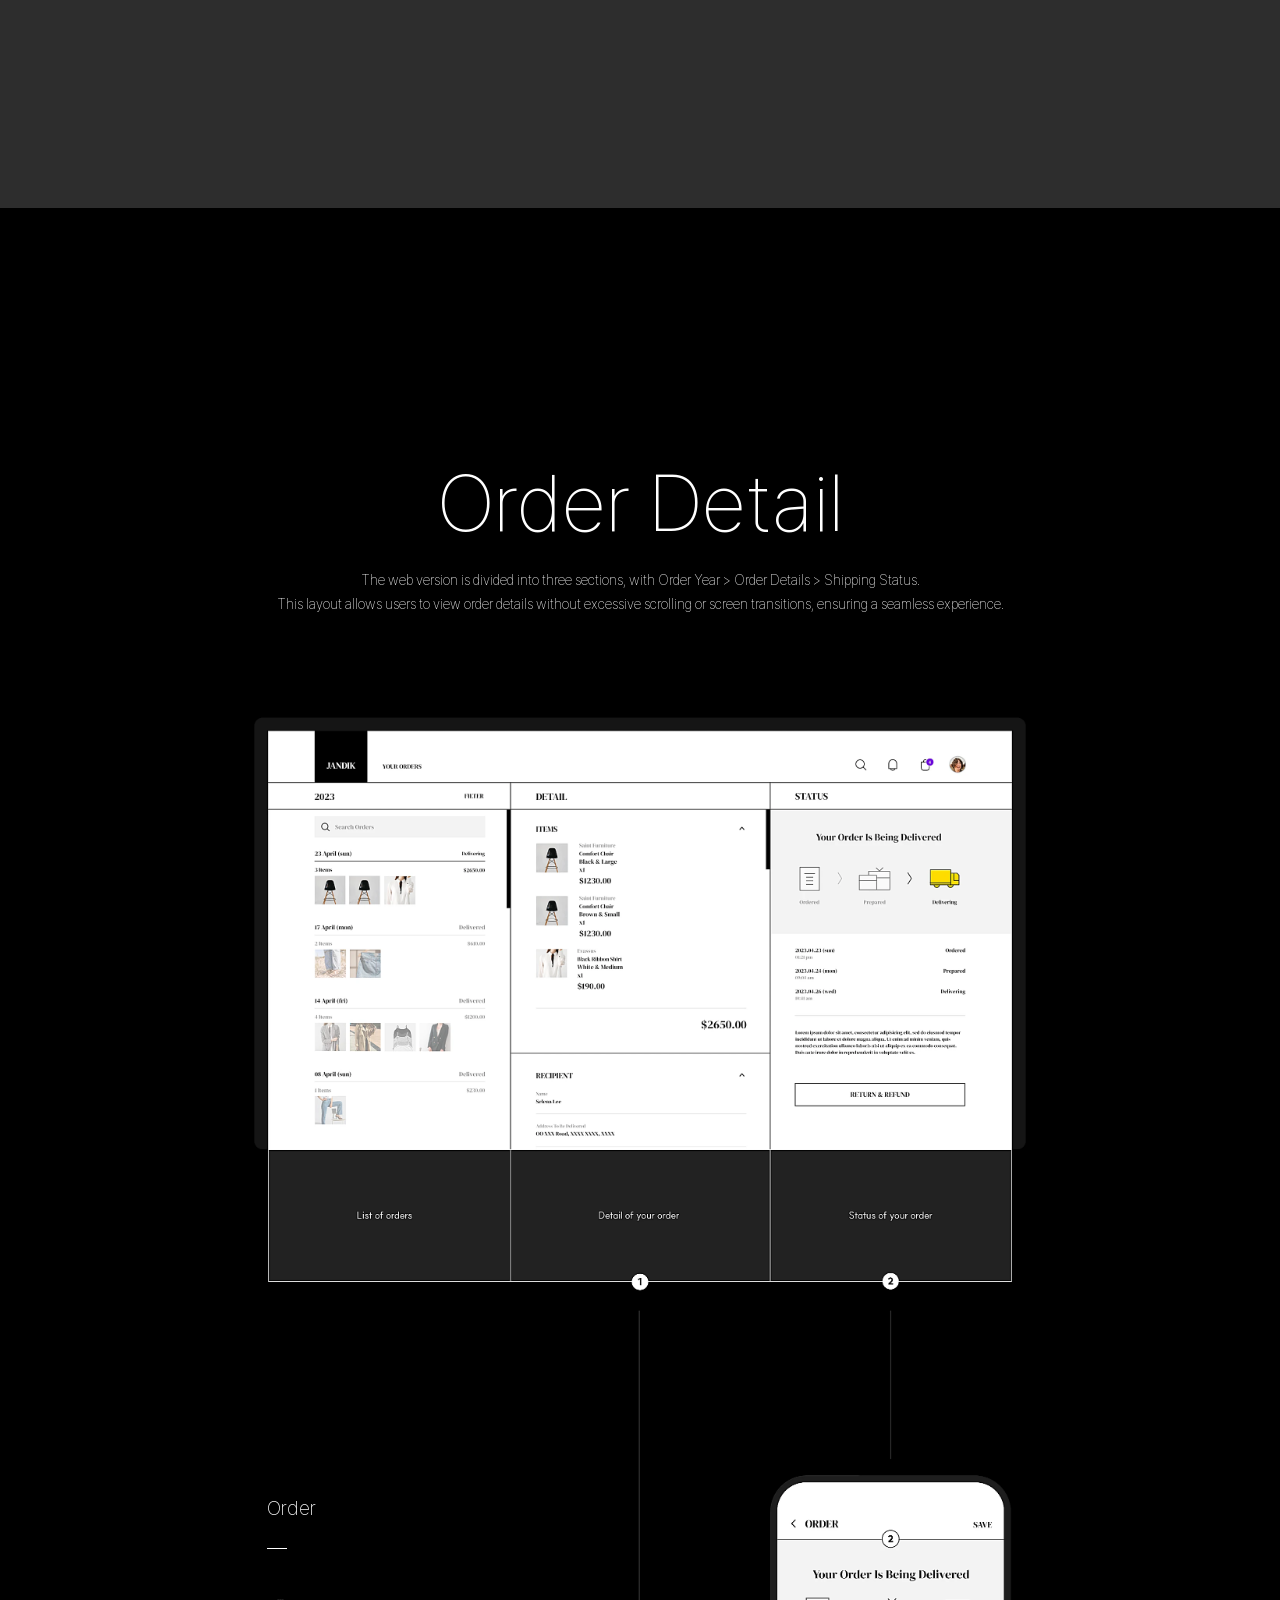
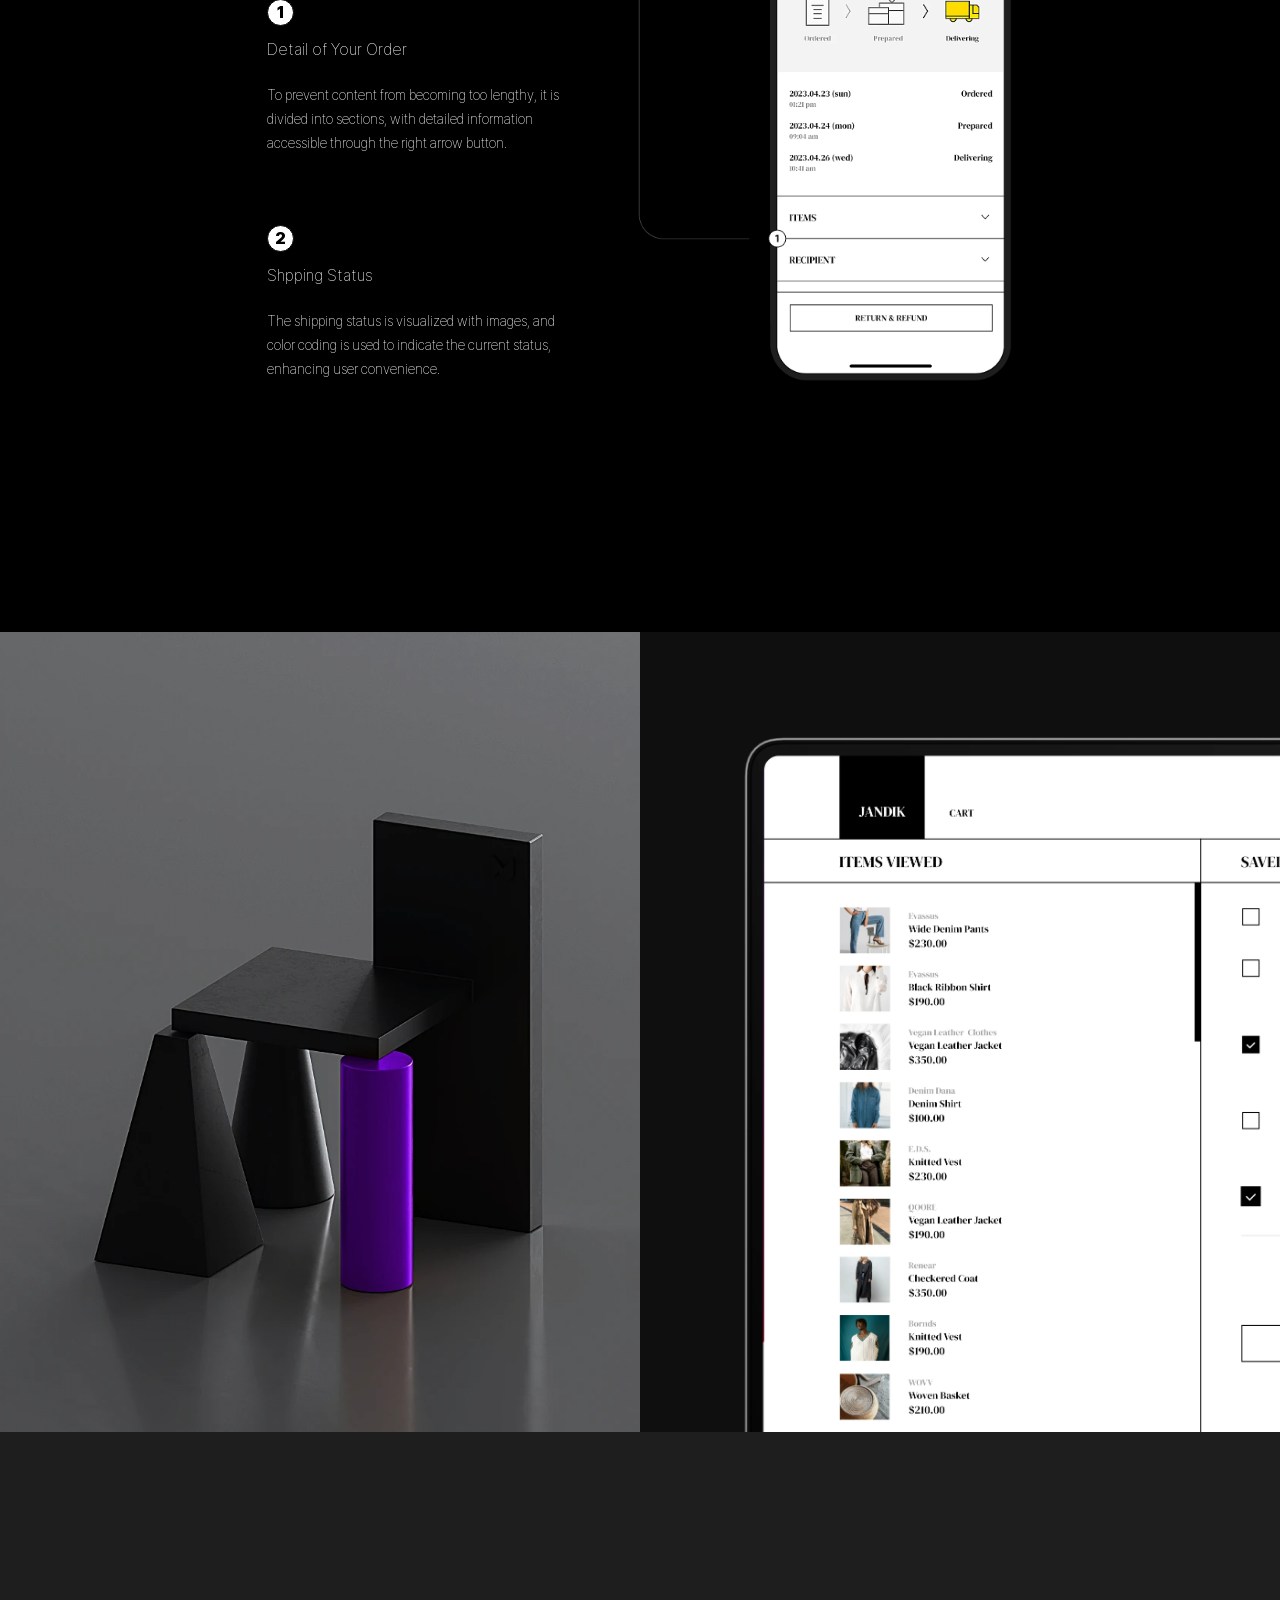
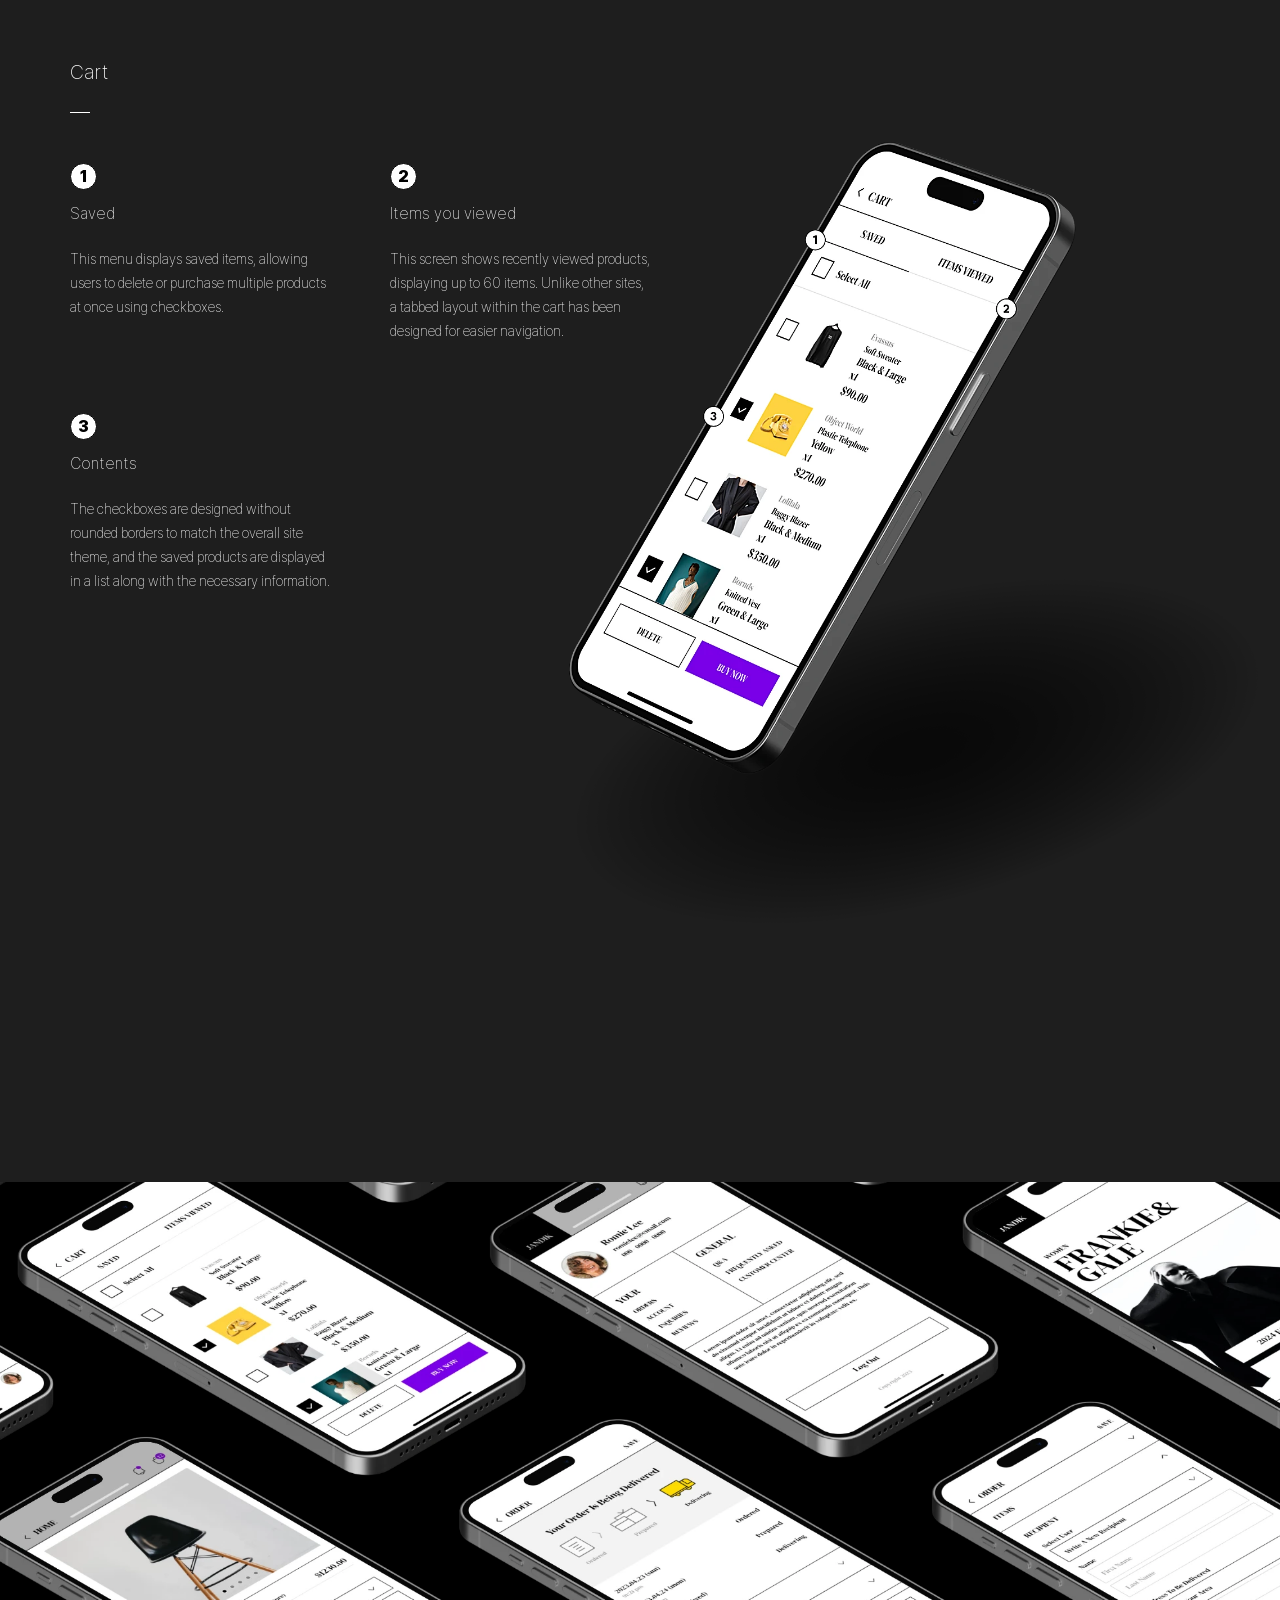
<file: en/jndk.html>
<!DOCTYPE html>
<html lang="en">
 	<head>
		<meta charset="utf-8">
		<meta name="viewport" content="width=device-width, initial-scale=1.0">
		<title>JANDIK | KROWSMIG</title>
		<meta name="description" content="JANDIK is an online shopping platform that exclusively sells high-end products. This page serves as a case study detailing the planning and design process of JANDIK.">
		<meta name="keywords" content="JANDIK, e-commerce, high-end, front-end developer, HTML, CSS, jQuery, Web Designer, App Designer, KROWSMIG">
		<link rel="icon" href="../images/main/favicon.png">
		<link rel="stylesheet" type="text/css" href="../css/default.css">
		<link rel="stylesheet" type="text/css" href="../css/common.css">
		<link rel="stylesheet" type="text/css" href="../css/jndk.css">

		
		<script src="../js/jquery.js"></script>
		<script src="../js/sub_script.js"></script>
		<script src="../js/jndk_script.js"></script>

		<style type="text/css">

		</style>

		<script type="text/javascript">
		</script>

		<!-- Google tag (gtag.js) -->
		<script async src="https://www.googletagmanager.com/gtag/js?id=G-4524T4PMET"></script>
		<script>
		  window.dataLayer = window.dataLayer || [];
		  function gtag(){dataLayer.push(arguments);}
		  gtag('js', new Date());
		
		  gtag('config', 'G-4524T4PMET');
		</script>

	</head>
	<body class="dark">
		<!-- #wrapper -->
		<div id="wrapper">
			<!-- .main_bg -->
			<div class="main_div">

				<!-- #gnb -->
				<section id="gnb">
					<div class="top_div">
						<div class="rel_div">
							<h1><a href="../index_en.html" class="logo"><span class="img_logo">KROWSMIG</span></a></h1>
							<div class="right">
								<a href="#" class="on">EN</a>	
								<a href="../kr/jndk.html" class="">한글</a>
							</div>
							<!-- .nav -->
							<div class="nav">
								<div class="burger">
									<h2>Menu</h2>
									<a href="">
										<span></span>
										<span></span>
										<span></span>
									</a>
								</div>
								<nav>
									<a href="#projects" class="">PROJECTS</a>	
									<a href="#about" class="">CONTACT</a>
								</nav>
							</div>
							<!-- .nav ends -->
							<div class="btm_line"><span></span></div>
						</div>
					</div>
				</section>
				<!-- #gnb ends -->


				<!-- #menu_div -->
				<div id="menu_div">
					<div class="menu_div">
						<ul>
							<li><a href="../en/ltch.html">LITCH <span>Application</span></a></li>
							<li><a href="../en/hdwk.html">HODUWORKS <span>Application</span></a></li>
							<li><a href="../en/hdhm.html">HODUHOME <span>Application</span></a></li>
							<li><a href="../en/hddc.html">HODUDOC <span>Application</span></a></li>
							<li><a href="../en/hd.html">HODU <span>Application</span></a></li>
							<li><a href="../en/hdck.html">HODUCLICK (Web) <span>Web Application</span></a></li>
							<li><a href="../en/hdck_tb.html">HODUCLICK (Tab) <span>Tablet Version</span></a></li>
						</ul>
					</div>
					<div class="cont_div">
						<a href="mailto:krowsmig@gmail.com" title="Click to send me an email">Send me an email <span>arrow</span></a>
					</div>
				</div>

				<!-- #main -->
				<section id="main">
					<div class="main wd_1920">
						<p class=" main_bg mgn_btm_100"><span class="main_img brdr">image of the web version of hoduclick</span></p>
						
					</div>
					<div class="quick_div wd_1920 pd_btm_160 two">
						<h1 class="fnt_30 pd_btm_40">JANDIK</h1>
						<ul class="summary_ul pd_btm_60">
							<li class="pr_li">
								<p class="title">Program</p>
								<p>
									<span class="aff">Affinity</span>
								</p>
							</li>
							<li class="yy_li">
								<p class="title">Created In</p>
								<p><span>2022</span></p>
							</li>
							<li class="in_li">
								<p class="title">Role (Involvemnet)</p>
								<p>Designer <span>(100%)</span>
								</p>
								<p>Project Manager <span>(100%)</span>
								</p>
							</li>
						</ul>
						<div class="description_div">
							<p class="first_p fnt_14">
								JANDIK is an online shopping platform that offers essential products such as clothing and furniture, carefully curated by professional designers. The site aims to ease the burdens of modern life by providing high-end products for users who are looking to invest in quality. It targets consumers seeking premium items, offering a streamlined and refined shopping experience. 
							</p>

							<p class="last_p fnt_14">
								The design combines bold lines with a contrasting simple white background to create a clean and minimalist look. Disruptive elements are minimized to ensure the focus remains solely on the products.
							</p>
						</div>
					</div>
				</section>
				<!-- #main ends -->

				<!-- #contents -->
				<div id="contents" class="">
					<!-- #target -->
					<section id="target" class="grey_bg pd_btm_160 pd_tp_160">
						<div class="target_div wd_1920">
							<div class="">
								<ul class="target_ul">
									<li class="gender_li">
										<h2 class="fnt_20">Gender</h2>
										<p class="des fnt_14">The user demographic is expected to be 64% female and 36% male, with a higher proportion of women due to the site’s nature. More users are also anticipated to come from active social media users.
										</p>
										<ul class="detail_ul">
											<li class="wd_40per">
												<h3>Woman</h3>
												<p><span class="color_span bk_1">64%</span></p>
											</li>
											<li class="wd_60per">
												<h3>Man</h3>
												<p><span class="color_span bk_5">36%</span></p>
											</li>
										</ul>
									</li>
									<li class="age_li pd_tp_100">
										<h2 class="fnt_20">Age</h2>
										<p class="des fnt_14">The user age breakdown is 23% in their 20s, 35% in their 30s, 21% in their 40s, 14% in their 50s, and 8% in their 60s, with the highest percentage expected from users in their 30s due to financial flexibility.
										</p>
										<ul class="detail_ul">
											<li class="li_1">
												<h3>20s</h3>
												<p><span class="color_span bk_1"> 23%</span></p>
											</li>
											<li class="li_2">
												<h3>30s</h3>
												<p><span class="color_span bk_2">34%</span></p>
											</li>
											<li class="li_3">
												<h3>40s</h3>
												<p><span class="color_span bk_3">21%</span></p>
											</li>
											<li class="li_4">
												<h3>50s</h3>
												<p><span class="color_span bk_4">14%</span></p>
											</li>
											<li class="li_5">
												<h3>60s</h3>
												<p><span class="color_span bk_5">8%</span></p>
											</li>
										</ul>
									</li>
								</ul>
								<div class="fnt_div">
									<h2 class="fnt_20 ">Font</h2>
									<p class="des fnt_14">DM Serif Display is the perfect font for the site's theme, adding a bold yet elegant touch. It serves as the essential "spice" in the overall simple design, enhancing the site's sophistication.
										</p>
									<div class="fnt_img">
										<p class="title fnt_20">DM Serif Display</p>
										<p class="detail">
											Aa
										</p>
									</div>
								</div>
							</div>
						</div>
					</section>
					<!-- #target ends -->

					<!-- #img_title -->
					<section id="img_title_1" class="wd_full">
						<div class="img_title_div">
							<div class="pd_tp_bm_300">
								<h1 class="fnt_50">Main</h1>
								<p class="des fnt_14">The overall design flow is established by using promotional images of high-end products. <span class="break_line"></span>
									On the main content section, the left side features product details, while the right side showcases product images.</p>
								<p class="img_title_1">
									<span class="frame_span"></span>
									<span class="first first_1"></span>
									<span class="first first_2"></span>
									<span class="first first_3"></span>
									<span class="second second_1"></span>
									<span class="second second_2"></span>
									<span class="second second_3"></span>
									<span class="third third_1"></span>
									<span class="third third_2"></span>
									<span class="third third_3"></span>
								</p>

								<div class="layout_div">
									<ul>
										<li class="li_1">
											<h2 class="fnt_30">Layout</h2>
											<span class="line"></span>
											<p class="fnt_14">The header features the logo and main menu, while the main content layout has product details on the left and brand-related submenus and product images on the right. The footer includes subscription and customer service (CS) sections. The header and footer are consistent across all screens.
											</p>
										</li>
										<li class="li_2">Main Layout Image</li>
									</ul>
								</div>
							</div>
							<ul class="title_ul">
								<li class="li_1 lazy_img lazy_css">Main app image</li>
								<li class="li_2 grey_bg_1 lazy_img lazy_css">Main web image</li>
							</ul>
						</div>
					</section>
					<!-- #img_title ends -->

					<!-- #img_title_2 -->
					<section id="img_title_2" class="wd_full grey_bg_2">
						<div class="img_title_div">
							<div class="pd_tp_bm_300">
								<h1 class="fnt_50">Products</h1>
								<p class="des fnt_14">The size of the product thumbnails and prices has been increased, as they are the most important elements. <span class="break_line"></span>
									 A maximum of five products are displayed at once.</p>
								<p class="img_title_1 img_title_2 lazy_img lazy_css">
									<span class="frame_span"></span>
									<span class="four four_1"></span>
									<span class="four four_2"></span>
									<span class="five five_1"></span>
									<span class="five five_2"></span>
									<span class="six six_1"></span>
									<span class="six six_2"></span>
									<span class="ic_pointer"></span>
									<span class="ic_pointer ic_pointer_2"></span>
								</p>

								<div class="layout_div">
									<ul>
										<li class="li_1">
											<h2 class="fnt_30">Layout</h2>
											<span class="line"></span>
											<p class="fnt_14">
												The header menu, submenus, and submenu title buttons are arranged in a step-like layout, with relevant content displayed below each title. Product thumbnails are designed without rounded borders to match the overall site design.
											</p>
										</li>
										<li class="li_2 lazy_img lazy_css">Product Image</li>
									</ul>
								</div>
							</div>
							<ul class="title_ul">
								<li class="li_1 grey_bg_3 lazy_img lazy_css">Home app iamge</li>
								<li class="li_2 grey_bg_4 lazy_img lazy_css">advertisemnet app layout iamge
									<p class="fnt_14">
										The advertisement screen is placed above the product thumbnails, following a common ad layout used by many online sites for user convenience.
									</p>
								</li>
							</ul>
						</div>
					</section>
					<!-- #img_title_2 ends -->


					<!-- #img_title_3 -->
					<section id="img_title_3" class="grey_bg_5">
						<div class="img_title_div">
							<div class="pd_tp_bm_300">
								<h1 class="fnt_50">Purchase</h1>
								<p class="des fnt_14">The design uses a popup instead of a screen transition, with bold lines to separate the content. <span class="break_line"></span>
									The main color is applied to the purchase button, limiting its use to avoid overuse.</p>
								<p class="img_title_1 img_title_3 lazy_img lazy_css">purchase app image</p>

								<div class="layout_div">
									<p class="fnt_14">
										The image shows the layout for both the app and web versions, with numbered sections (1, 2, 3) indicating how specific content is arranged.
									</p>
								</div>
							</div>
							<ul class="title_ul">
								<li class="li_1 grey_bg_6 lazy_img lazy_css">purchase web image</li>
								<li class="li_2 grey_bg_7 lazy_img lazy_css">purchase detail image</li>
							</ul>
						</div>

						<div class="content_div pd_tp_bm_300">
							<h2 class="fnt_30">Order Detail (Web Version)</h2>
							<p class="des fnt_14">
								The wide screen is divided into three sections: Selected product > Recipient > Payment method & Refund/Returns > Total amount and purchase button.
							</p>
							<p class="img lazy_img lazy_css">
								purchase detail image
							</p>
						</div>
					</section>
					<!-- #img_title_3 ends -->
					

					<!-- #img_title_4 -->
					<section id="img_title_4" class="">
						<div class="img_title_div">
							<div class="pd_tp_bm_300">
								<h1 class="fnt_50">Order Detail</h1>
								<p class="des fnt_14">The web version is divided into three sections, with Order Year > Order Details > Shipping Status. <span class="break_line"></span>
									This layout allows users to view order details without excessive scrolling or screen transitions, ensuring a seamless experience.</p>
								<p class="img_title_1 img_title_4 lazy_img lazy_css">image of a web version of calendar </p>
							</div>
							<div class="layout_div des_div">
								<h2 class="fnt_20">Order</h2>
								<span class="line"></span>
								<div class="content_div">
									<ul>
										<li>
											<span class="num">1</span>
											<p class="title fnt_16">Detail of Your Order</p>
											<p class="des fnt_14">
												To prevent content from becoming too lengthy, it is divided into sections, with detailed information accessible through the right arrow button.
											</p>
										</li>
										<li>
											<span class="num">2</span>
											<p class="title fnt_16">Shpping Status</p>
											<p class="des fnt_14">
												
												The shipping status is visualized with images, and color coding is used to indicate the current status, enhancing user convenience.
											</p>
										</li>
									</ul>
								</div>
							</div>
							<ul class="title_ul">
								<li class="li_1 grey_bg_6 lazy_img lazy_css">objects image</li>
								<li class="li_2 grey_bg_7 lazy_img lazy_css">order web image</li>
							</ul>
						</div>
						<div class="content_div grey_bg_8 pd_tp_bm_300">
							<div class="layout_div des_div">
								<h2 class="fnt_20">Cart</h2>
								<span class="line"></span>
								<ul>
									<li>
										<span class="num">1</span>
										<p class="title fnt_16">Saved</p>
										<p class="des fnt_14">
											This menu displays saved items, allowing users to delete or purchase multiple products at once using checkboxes.
										</p>
									</li>
									<li>
										<span class="num">2</span>
										<p class="title fnt_16">Items you viewed</p>
										<p class="des fnt_14">
											
											This screen shows recently viewed products, displaying up to 60 items. Unlike other sites, a tabbed layout within the cart has been designed for easier navigation.
										</p>
									</li>
									<li>
										<span class="num">3</span>
										<p class="title fnt_16">Contents</p>
										<p class="des fnt_14">
											The checkboxes are designed without rounded borders to match the overall site theme, and the saved products are displayed in a list along with the necessary information.
										</p>
									</li>
								</ul>
							</div>
							<p class="img lazy_img lazy_css">
								image of order detail
							</p>
						</div>
					</section>
					<!-- #img_title_4 ends -->

					<section id="section_5" class="wd_full">
						<p class="last_img lazy_img lazy_css">image of pages</p>
					</section>

				</div>
				<!-- #contents ends -->

				<!-- .top_btn -->
				<div class="top_div">
					<a href="#wrapper" class="top_btn top_btn_f">Back to the top</a>
				</div>
				<!-- .top_btn ends -->


				<!-- #footer -->
				<section id="footer" class="wd_1920 pd_btm_160 pd_tp_60">
					<p class="eng_ft">© 2024 KROWSMIG</p>
				</section>
				<!-- #footer ends -->
			</div>

			<!-- .main_bg ends -->
		</div>
		<!-- #wrapper ends-->

		<!-- loading -->
		<div class="ld_bg">
			<div class="ld_box">
				<div class="first_orbit obt"></div>
				<div class="second_orbit obt"></div>
				<div class="third_orbit obt">LOADING</div>
			</div>
		</div>
	</body>
</html>
</file>
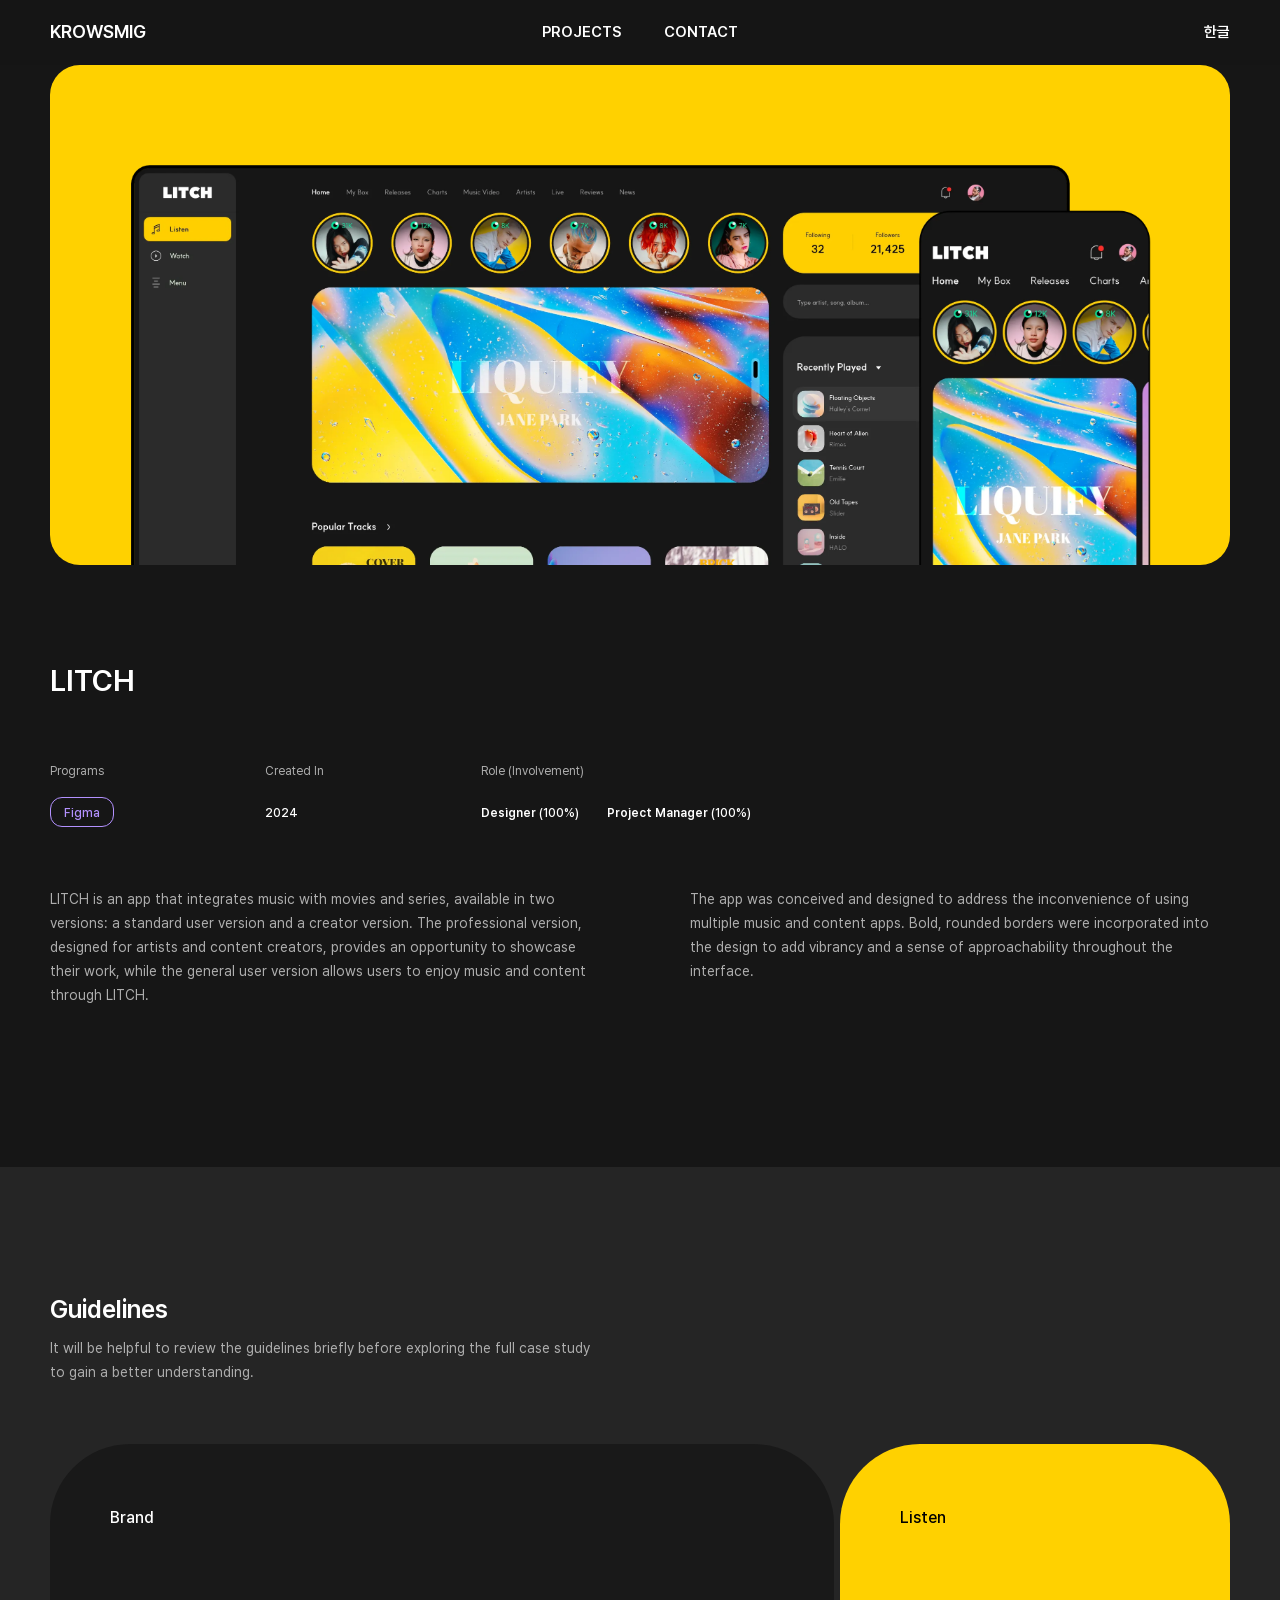
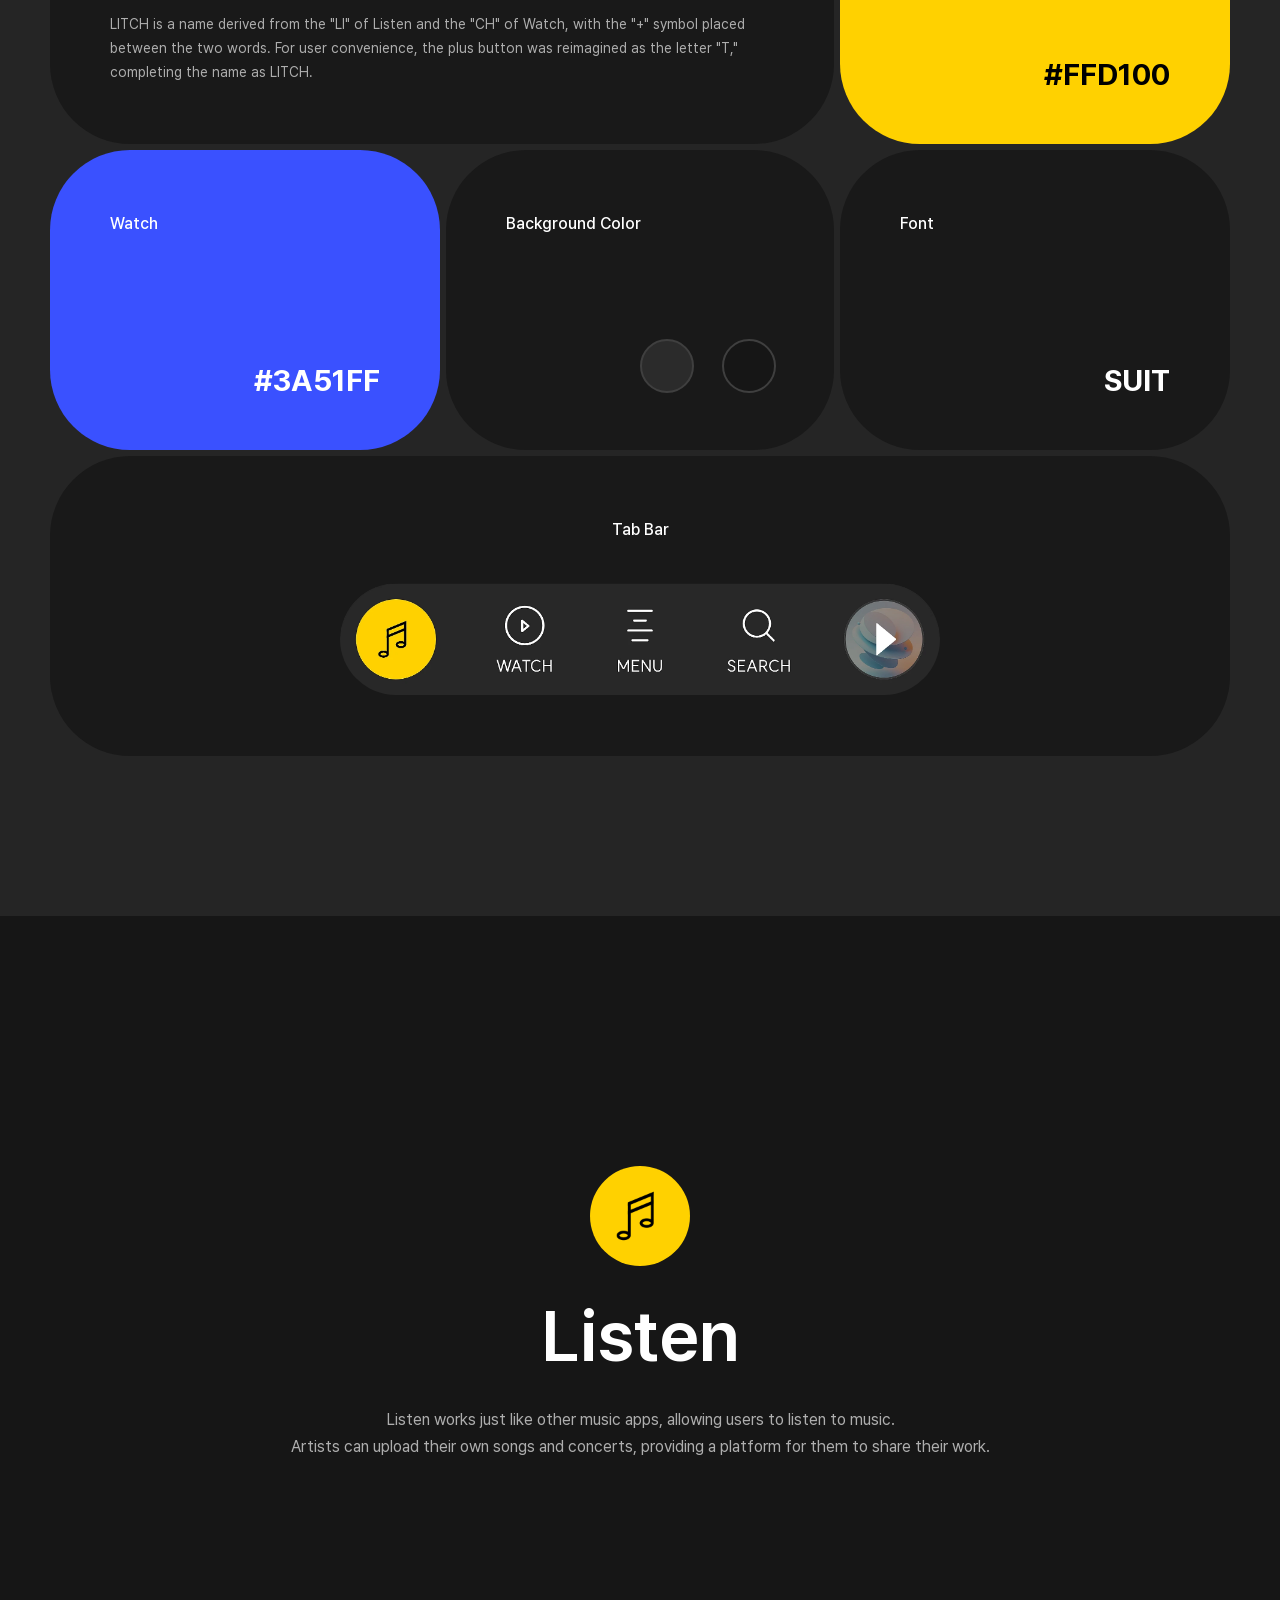
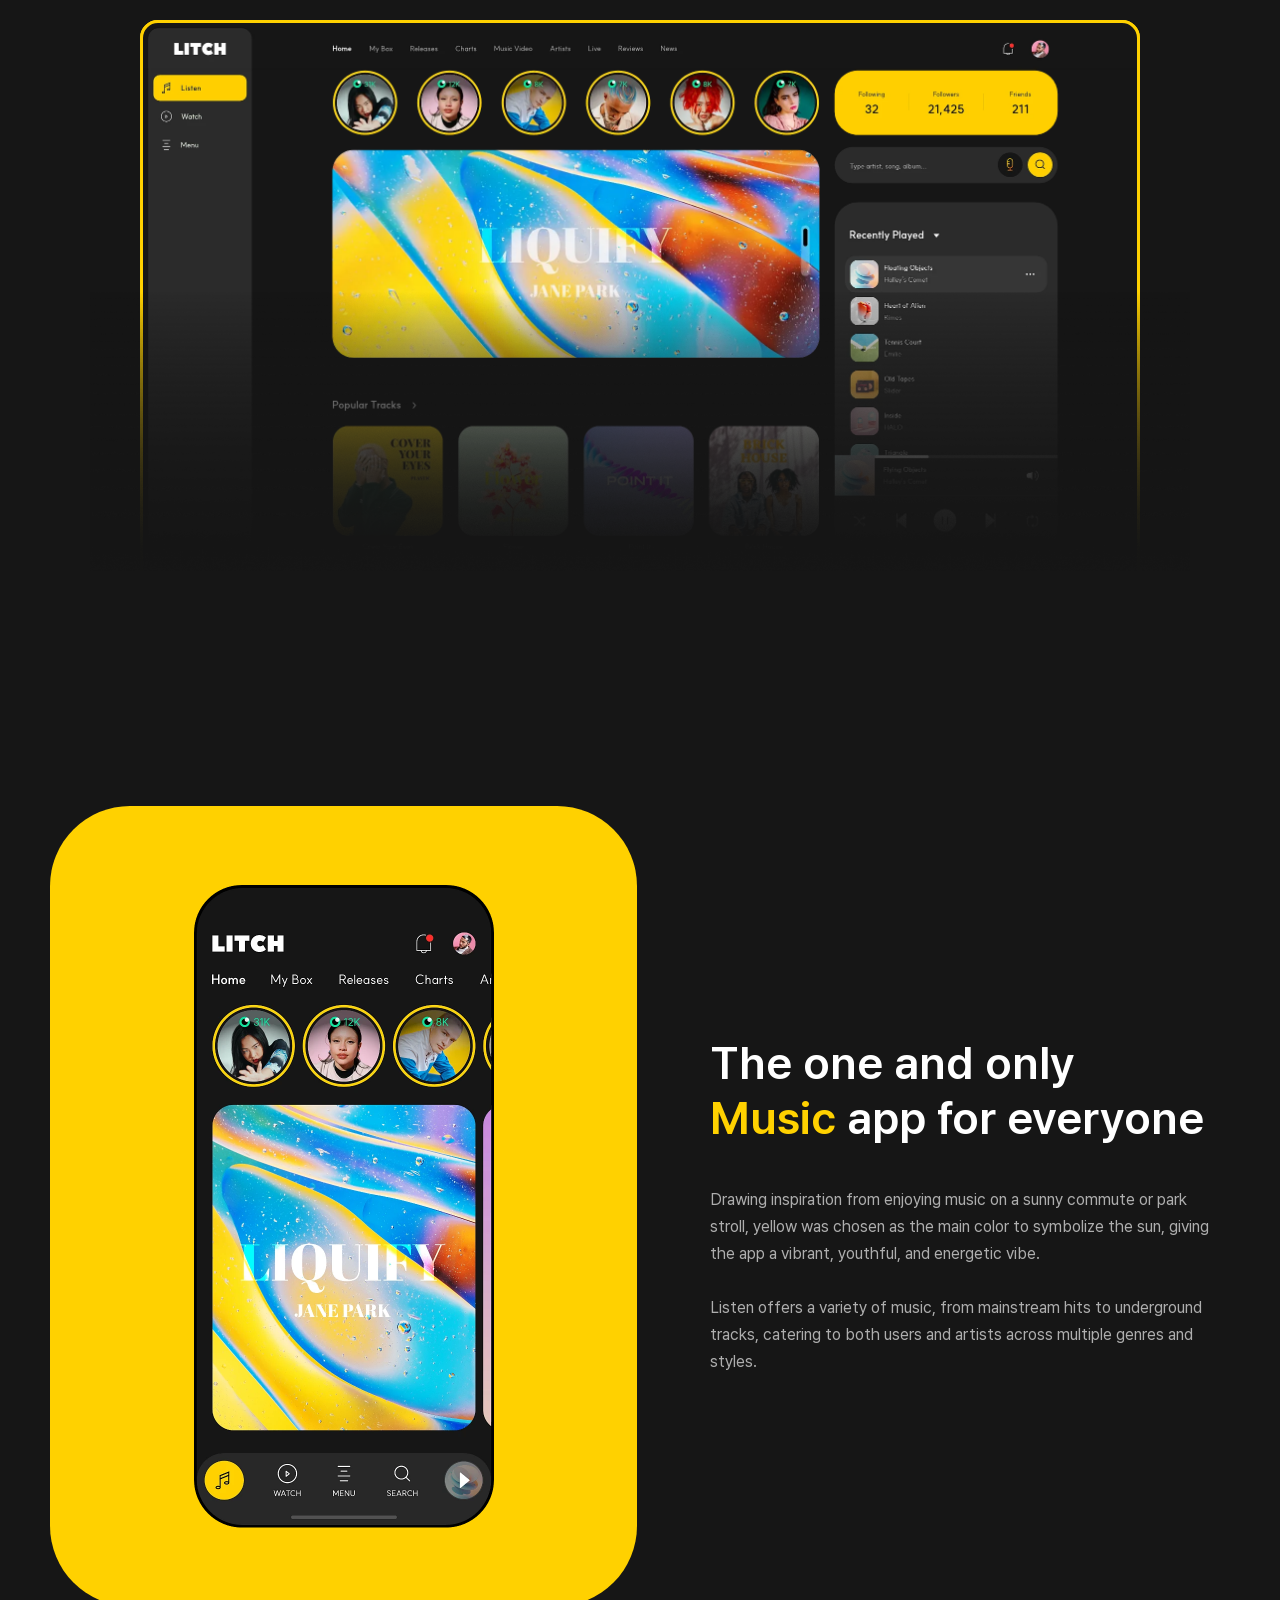
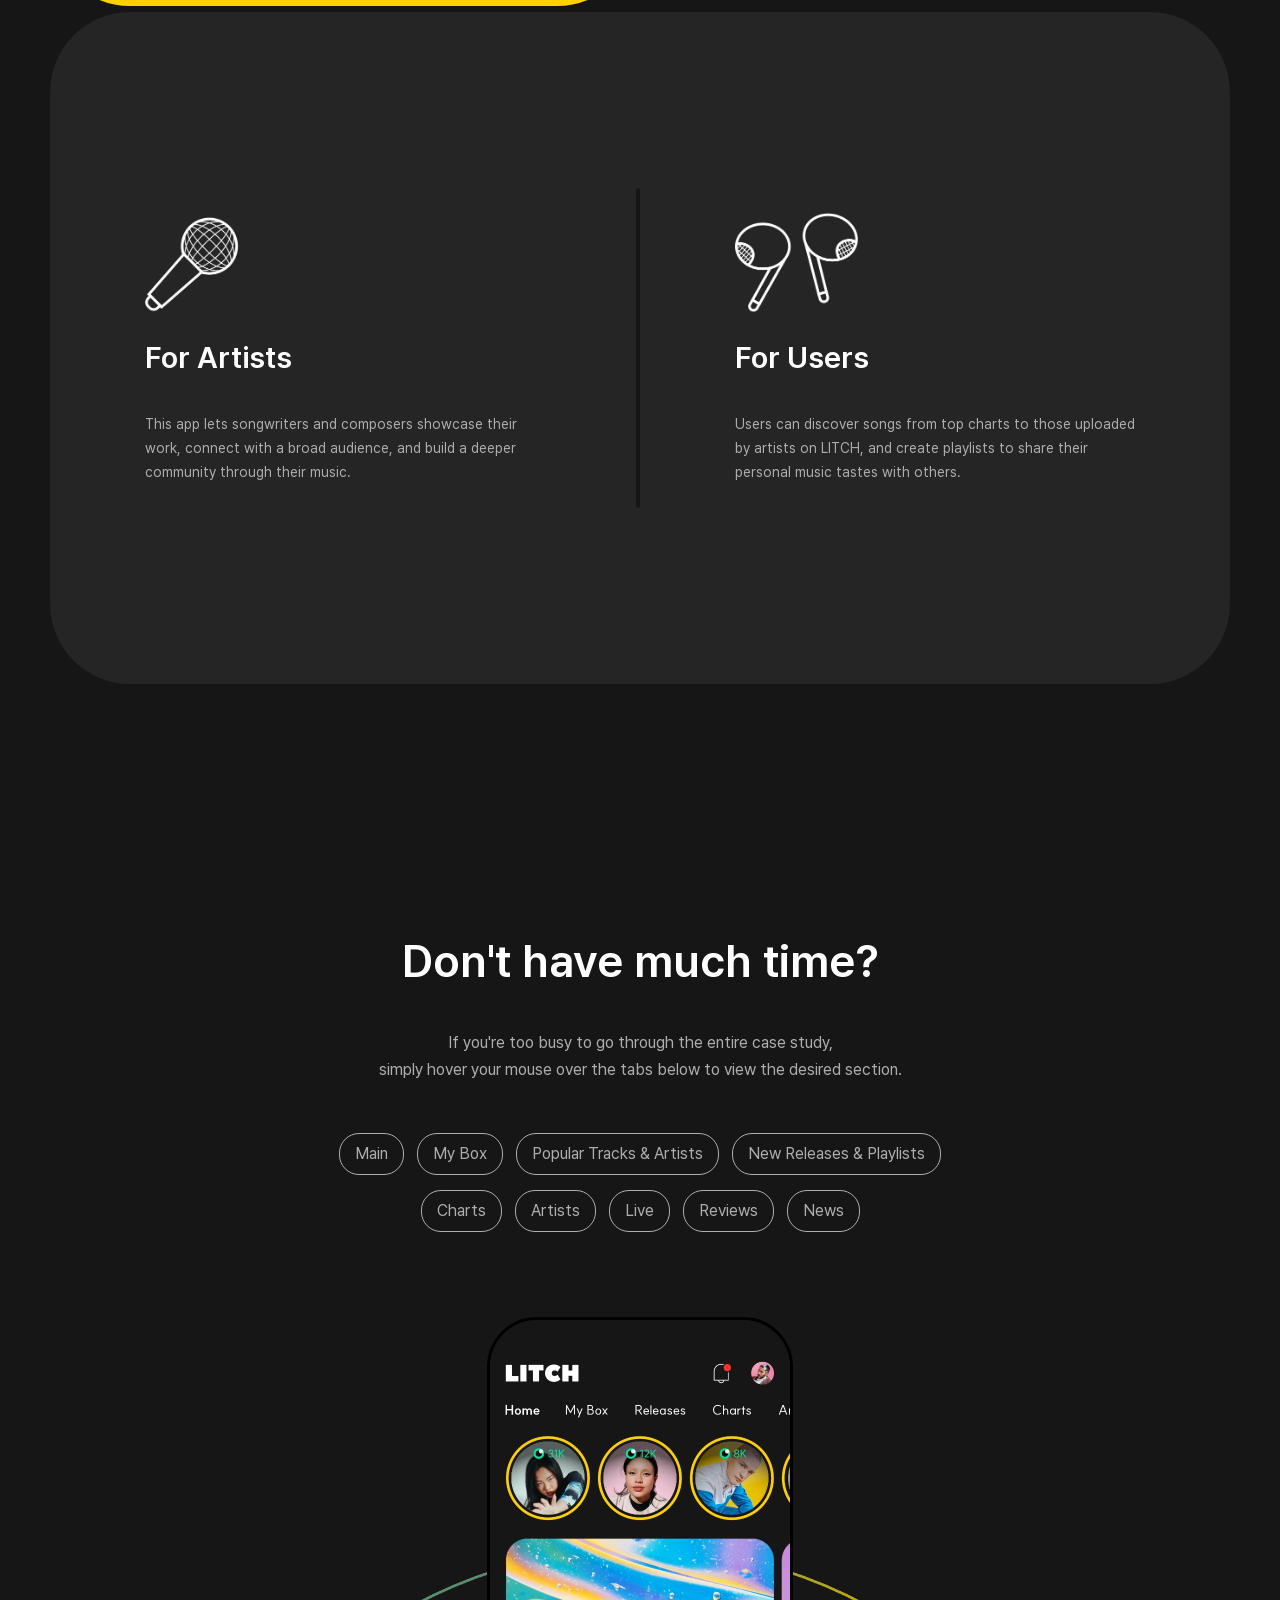
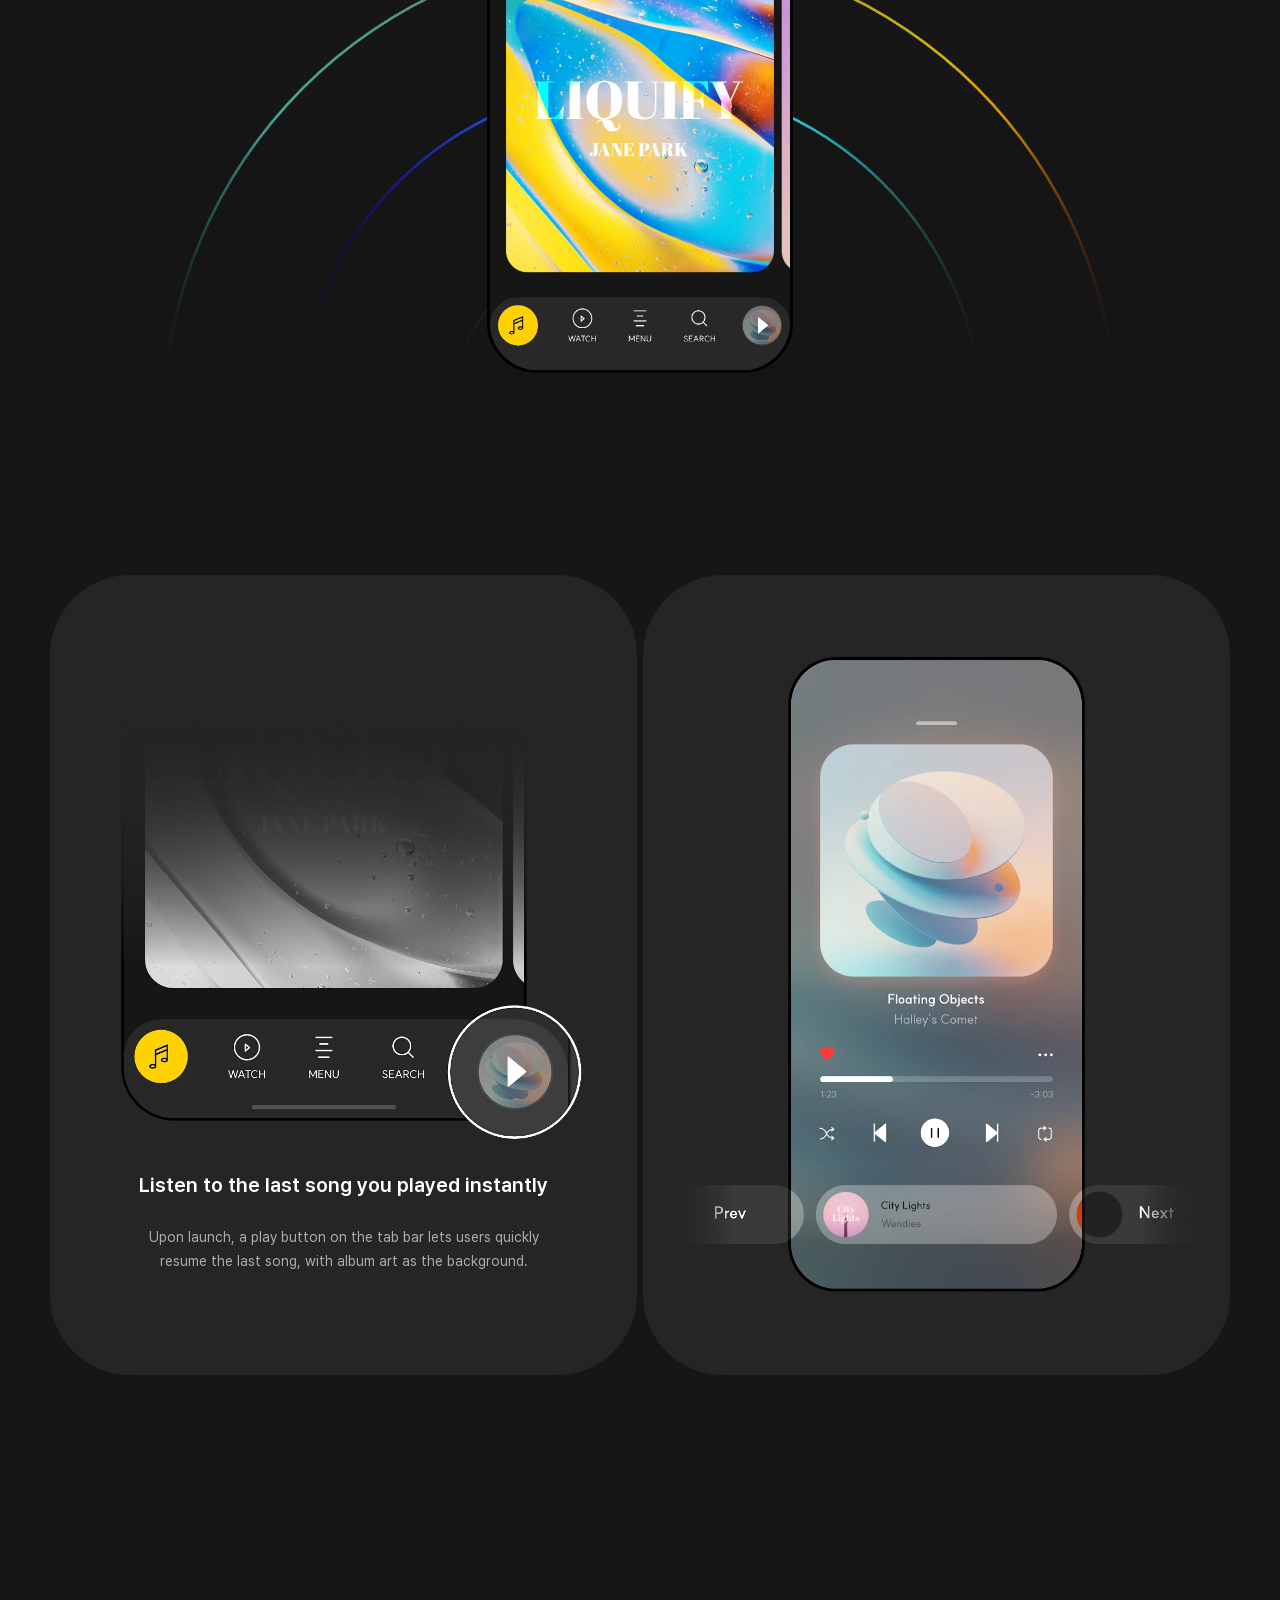
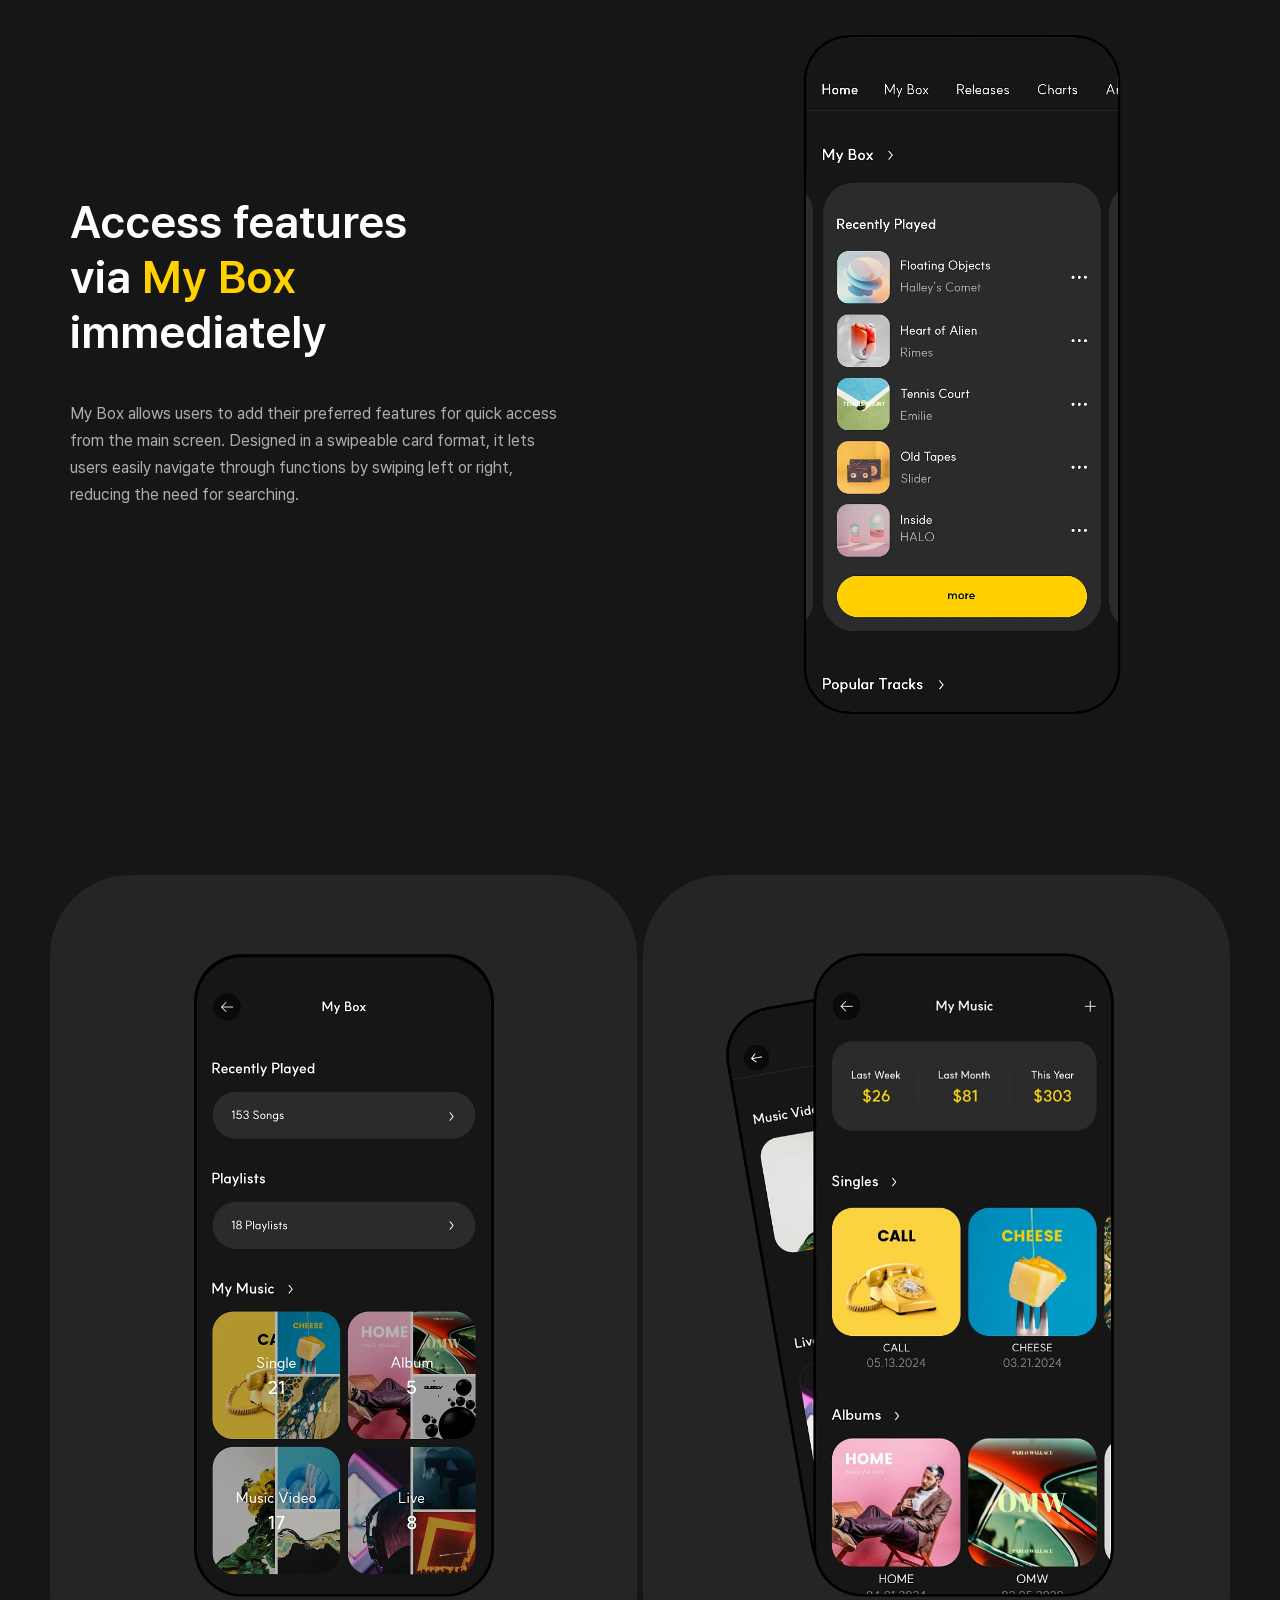
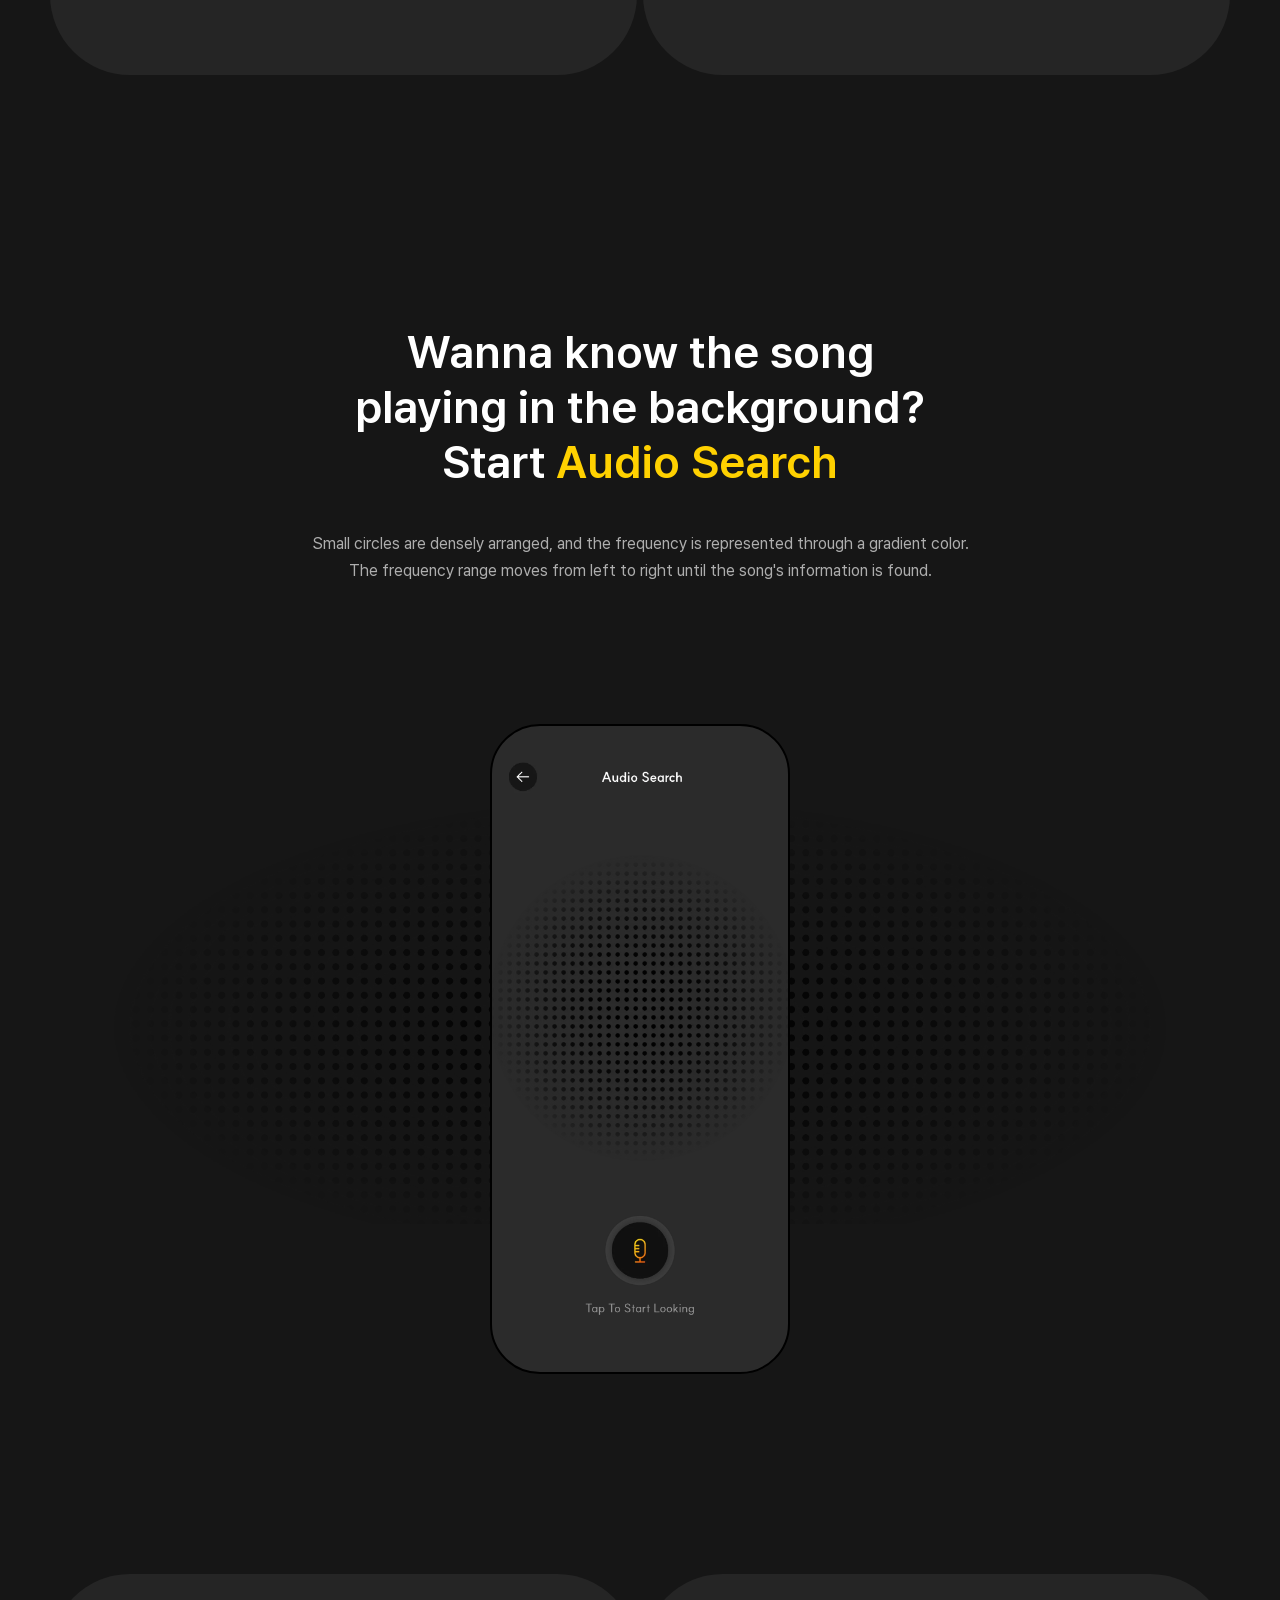
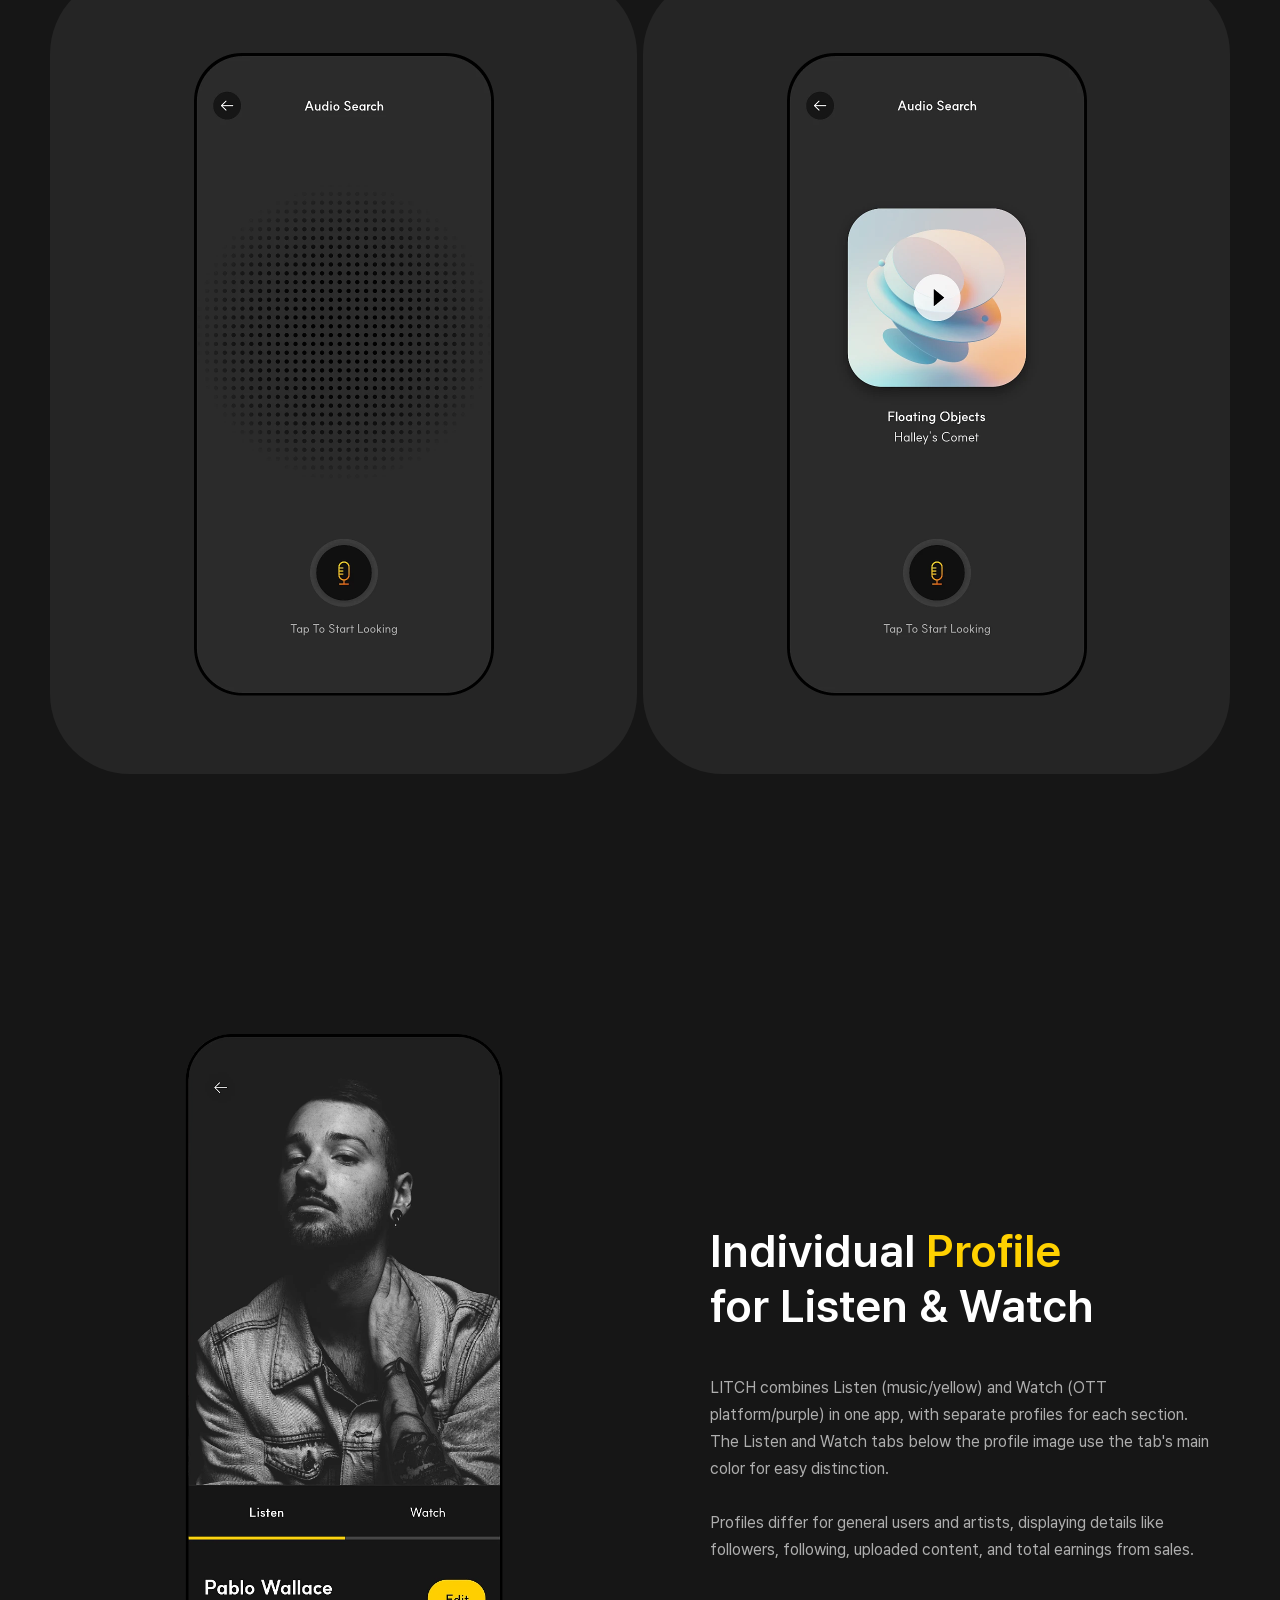
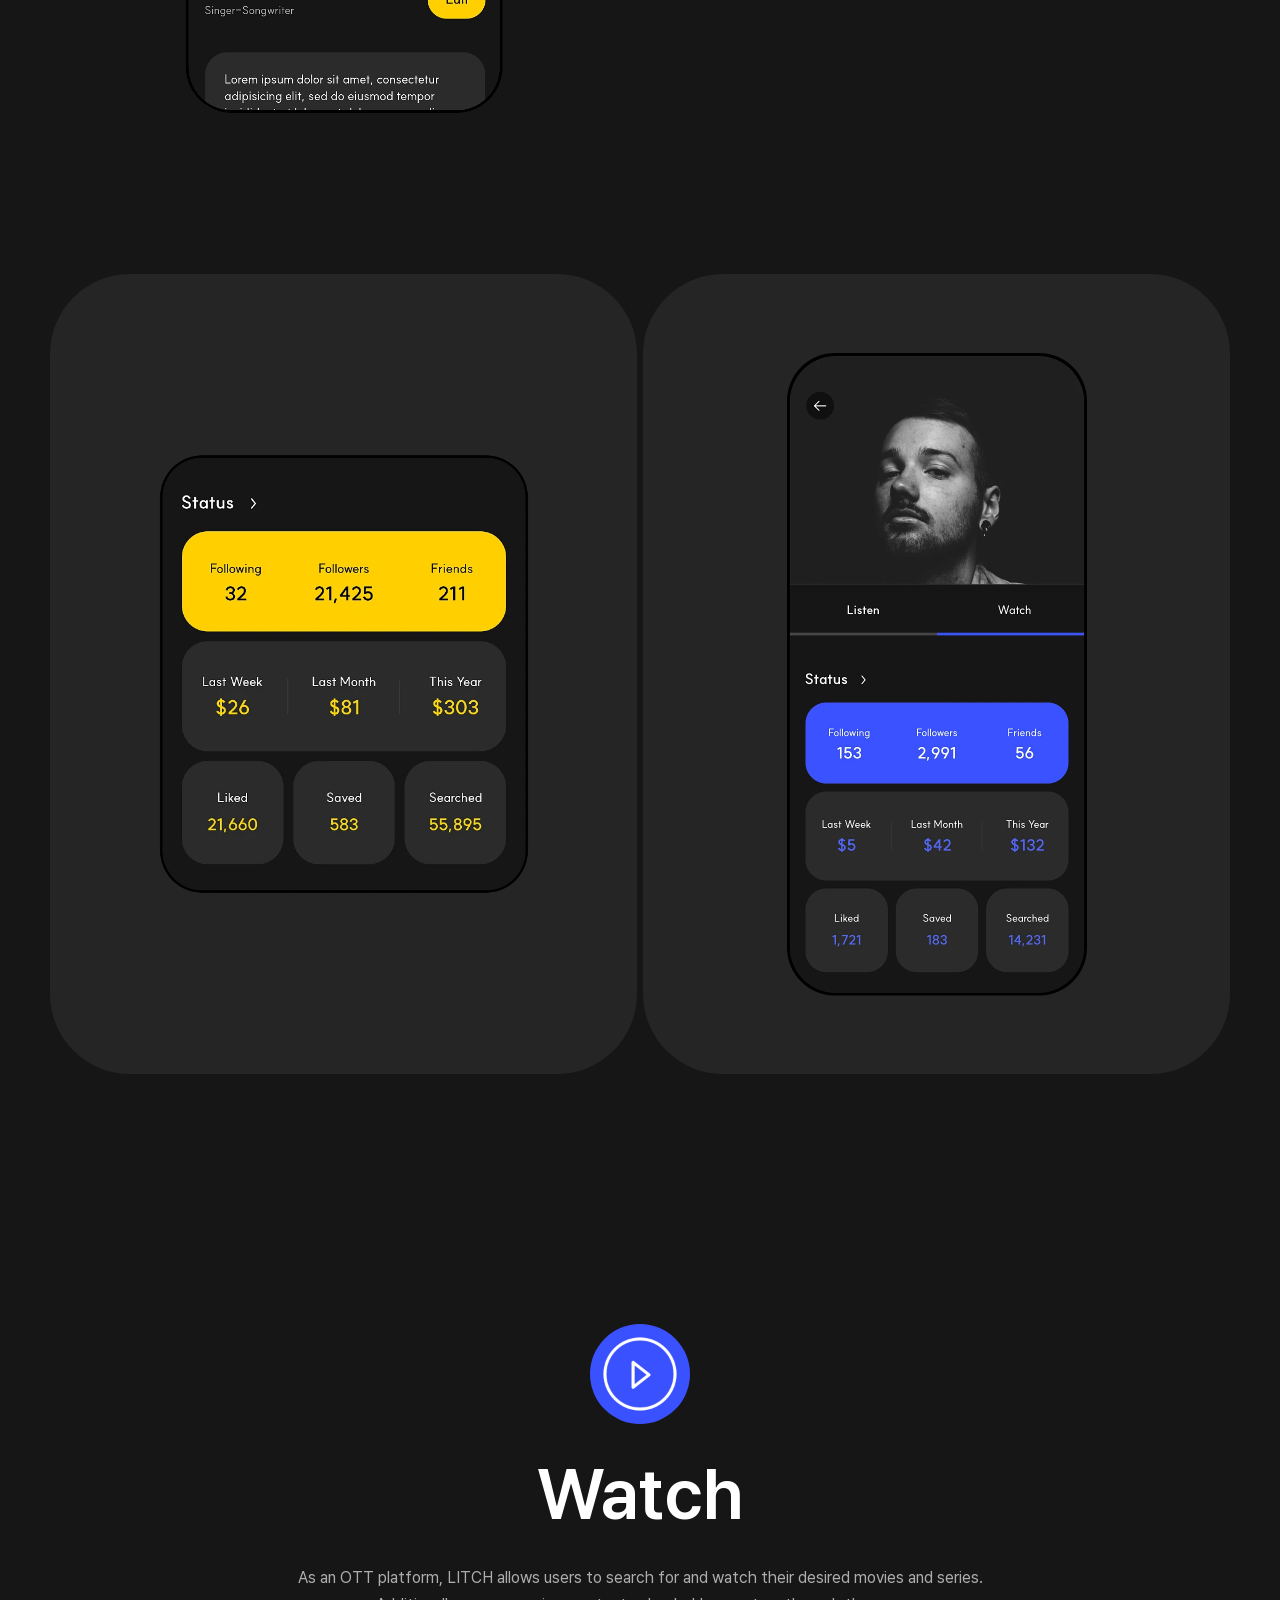
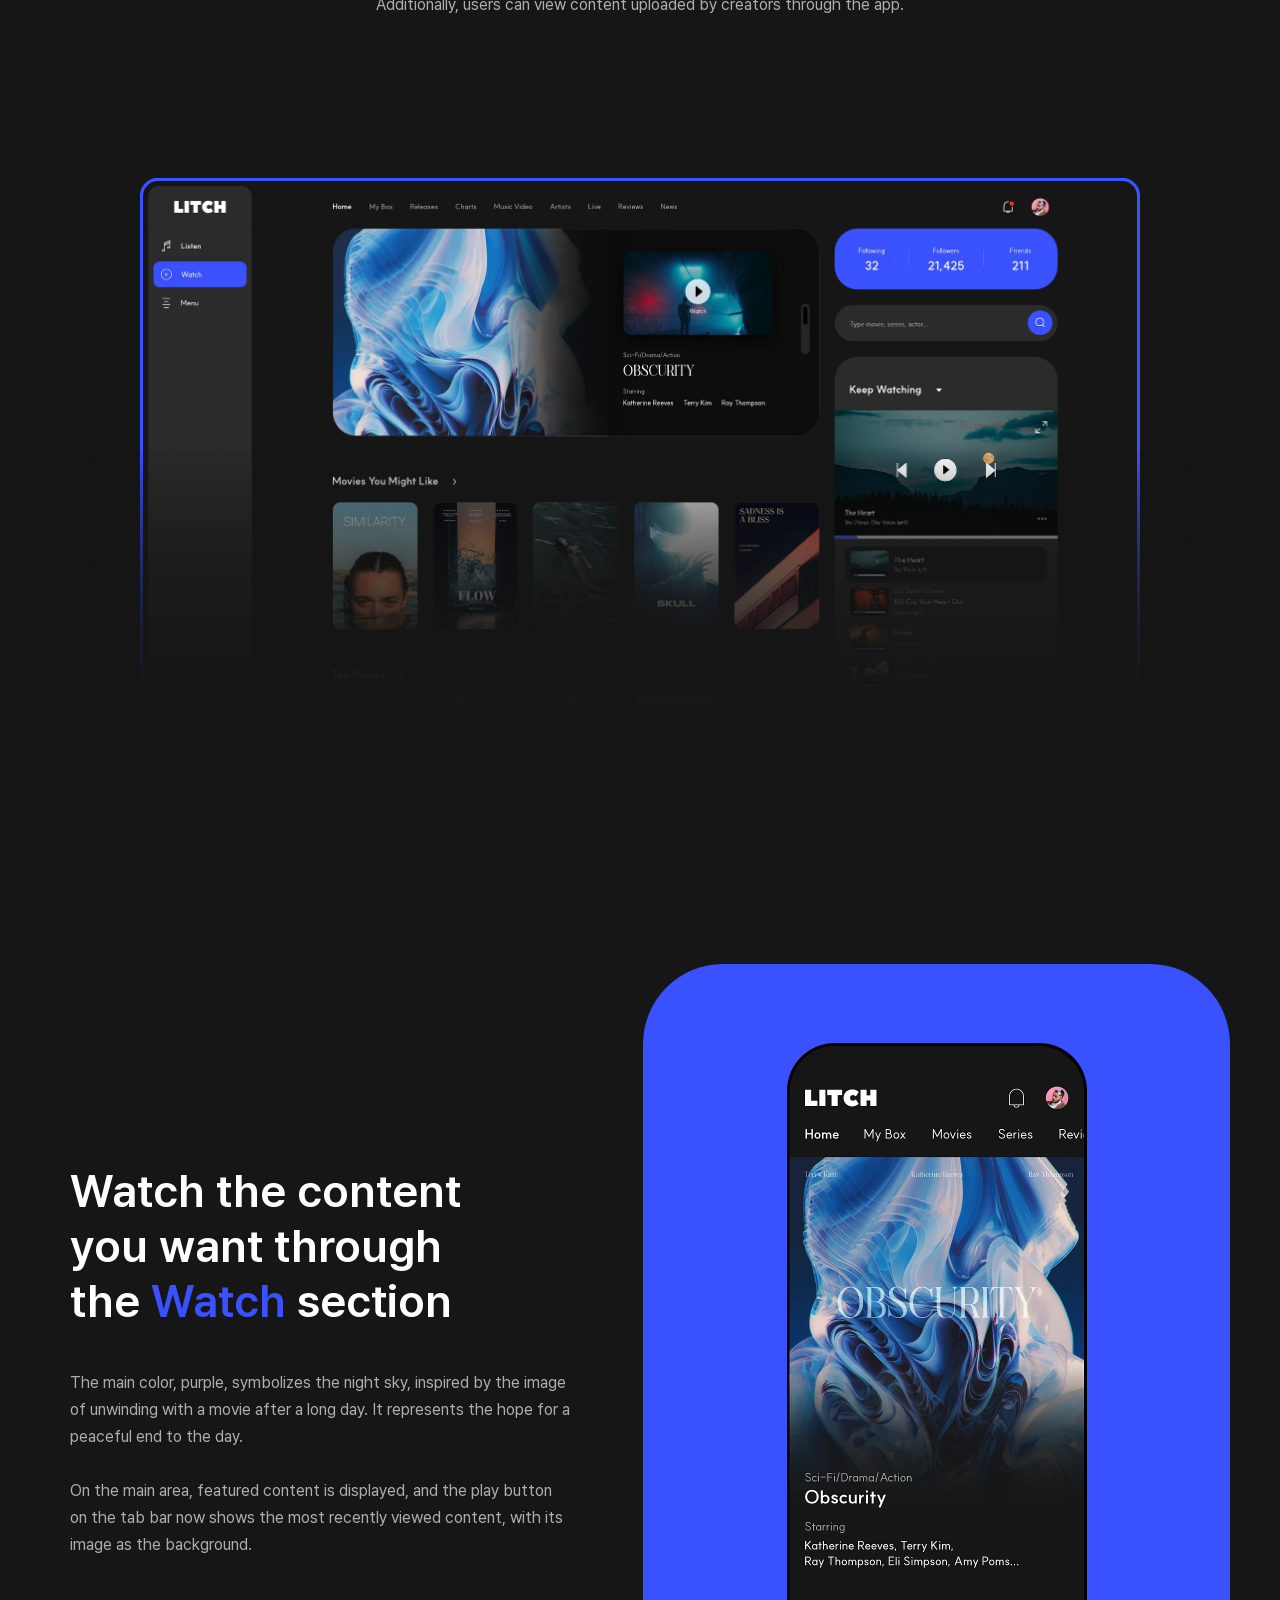
<file: en/ltch.html>
<!DOCTYPE html>
<html lang="en">
 	<head>
		<meta charset="utf-8">
		<meta name="viewport" content="width=device-width, initial-scale=1.0">
		<title>LITCH | KROWSMIG</title>
		<meta name="description" content="LITCH is an app that combines a music app and an OTT app. This page serves as a case study detailing the planning and design process of LITCH.">
		<meta name="keywords" content="JANDIK, front-end developer, Music App, OTT App, HTML, CSS, jQuery, Web Designer, App Designer, KROWSMIG">
		<link rel="icon" href="../images/main/favicon.png">
		<link rel="stylesheet" type="text/css" href="../css/default.css">
		<link rel="stylesheet" type="text/css" href="../css/common.css">
		<link rel="stylesheet" type="text/css" href="../css/ltch.css">

		<script src="../js/jquery.js"></script>
		<script src="../js/sub_script.js"></script>
		<script src="../js/ltch_script.js"></script>

		<style type="text/css">	
			
		</style>

		<script type="text/javascript">
		</script>

		<!-- Google tag (gtag.js) -->
		<script async src="https://www.googletagmanager.com/gtag/js?id=G-4524T4PMET"></script>
		<script>
		  window.dataLayer = window.dataLayer || [];
		  function gtag(){dataLayer.push(arguments);}
		  gtag('js', new Date());
		
		  gtag('config', 'G-4524T4PMET');
		</script>
	</head>
	<body class="dark">
		<!-- #wrapper -->
		<div id="wrapper">
			<!-- .main_bg -->
			<div class="main_div">

				<!-- #gnb -->
				<section id="gnb">
					<div class="top_div">
						<div class="rel_div">
							<h1><a href="../index_en.html" class="logo"><span class="img_logo">KROWSMIG</span></a></h1>
							<div class="right">
								<a href="#" class="on">EN</a>	
								<a href="../kr/ltch.html">한글</a>
							</div>
							<!-- .nav -->
							<div class="nav">
								<div class="burger">
									<h2>Menu</h2>
									<a href="">
										<span></span>
										<span></span>
										<span></span>
									</a>
								</div>
								<nav>
									<a href="#projects" class="">PROJECTS</a>	
									<a href="#about" class="">CONTACT</a>
								</nav>
							</div>
							<!-- .nav ends -->
							<div class="btm_line"><span></span></div>
						</div>
					</div>
				</section>
				<!-- #gnb ends -->

				<!-- #menu_div -->
				<div id="menu_div">
					<div class="menu_div">
						<ul>
							<li><a href="../en/jndk.html">JANDIK <span>E-Commerce Site</span></a></li>
							<li><a href="../en/hdwk.html">HODUWORKS <span>Application</span></a></li>
							<li><a href="../en/hdhm.html">HODUHOME <span>Application</span></a></li>
							<li><a href="../en/hddc.html">HODUDOC <span>Application</span></a></li>
							<li><a href="../en/hd.html">HODU <span>Application</span></a></li>
							<li><a href="../en/hdck.html">HODUCLICK (Web) <span>Web Application</span></a></li>
							<li><a href="../en/hdck_tb.html">HODUCLICK (Tab) <span>Tablet Version</span></a></li>
						</ul>
					</div>
					<div class="cont_div">
						<a href="mailto:krowsmig@gmail.com" title="Click to send me an email">Send me an email <span>arrow</span></a>
					</div>
				</div>

				<!-- #main -->
				<section id="main">
					<div class="main wd_1920">
						<div class="brdr listen main_bg mgn_btm_100">
							<p class="img_1 main_img brdr"><span class="ic">Listen</span></p>
							<p class="img_2 main_img brdr"><span class="ic">Watch</span></p>
						</div>
					</div>
					<div class="quick_div wd_1920 pd_btm_160 two">
						<h1 class="fnt_30 pd_btm_40">LITCH</h1>
						<ul class="summary_ul pd_btm_60">
							<li class="pr_li">
								<p class="title">Programs</p>
								<p>
									<span class="aff fig">Figma</span>
								</p>
							</li>
							<li class="yy_li">
								<p class="title">Created In</p>
								<p><span>2024</span></p>
							</li>
							<li class="in_li">
								<p class="title">Role (Involvement)</p>
								<p>Designer <span>(100%)</span>
								</p>
								<p>Project Manager <span>(100%)</span>
								</p>
							</li>
						</ul>
						<div class="description_div">
							<p class="first_p fnt_14">
								LITCH is an app that integrates music with movies and series, available in two versions: a standard user version and a creator version. The professional version, designed for artists and content creators, provides an opportunity to showcase their work, while the general user version allows users to enjoy music and content through LITCH.
							</p>

							<p class="last_p fnt_14">
								The app was conceived and designed to address the inconvenience of using multiple music and content apps. Bold, rounded borders were incorporated into the design to add vibrancy and a sense of approachability throughout the interface.
							</p>
						</div>
					</div>
					<div class="guide_div grey_bg wd_full ">
						<div class=" wd_1920 pd_tp_160 pd_btm_160">
							<h2 class="fnt_25">Guidelines</h2>
							<div class="description_div">
								<p class="des first_p fnt_14">
									It will be helpful to review the guidelines briefly before exploring the full case study to gain a better understanding. 
								</p>
							</div>
							<ul class="guide_ul pd_tp_60">
								<li class="app_li">
									<p class="brdr_80">
										<span class="title fnt_16">Brand</span>
										<span class=" fnt_14">
											LITCH is a name derived from the "LI" of Listen and the "CH" of Watch, with the "+" symbol placed between the two words. For user convenience, the plus button was reimagined as the letter "T," completing the name as LITCH.
										</span>
									</p>

								</li>
								<li class="clr_li listen_li">
									<p class="brdr_80 listen">
										<span class="title fnt_16">Listen</span>
										<span class="des fnt_30">#FFD100</span>
									</p>
								</li>
								<li class="clr_li watch_li">
									<p class="brdr_80 watch">
										<span class="title fnt_16">Watch</span>
										<span class="des fnt_30">#3A51FF</span>
									</p>
								</li>
								<li class="sub_li">
									<p class="brdr_80">
										<span class="title fnt_16">Background Color</span>
										<span class="des span_1 fnt_16">#161616</span>
										<span class="des span_2 fnt_16">#2b2b2b</span>
									</p>
								</li>
								<li class="font_li">
									<p class="brdr_80">
										<span class="title fnt_16">Font</span>
										<span class="des fnt_30">SUIT</span>
									</p>
								</li>
								<li class="icon_li">
									<p class="brdr_80">
										<span class="title fnt_16">Tab Bar</span>
										<span class="des fnt_16">image of Tab Bar</span>
									</p>
								</li>
							</ul>
							
						</div>
					</div>
				</section>
				<!-- #main ends -->

				<!-- #contents -->
				<div id="contents" class="">
					

					<!-- #img_title -->
					<section id="img_title_1" class="wd_full">
						<div class="img_title_div">
							<p class="ic listen">listen Icon</p>
							<h1 class="fnt_50">Listen</h1>
							<p class="des fnt_16">
								Listen works just like other music apps, allowing users to listen to music. <span class="break_line"></span>
								Artists can upload their own songs and concerts, providing a platform for them to share their work.
							</p>
							<p class="img_title_1 listen_img lazy_img lazy_css">
								<span class="img_1_1"></span>
								<span class="img_1_2"></span>
								<span class="img_1_3"></span>
								<span class="gradi_img"></span>
							</p>

							
							<ul class="content_ul">
								<li class="li_1 lt_img"><p class="img_p listen brdr_80 lazy_img lazy_css">image of the app version</p></li>
								<li class="li_2 rt_des">
									<div class="half_des_div">
										<h2 class="fnt_50">The one and only<span class="brkit"></span> <span class="clr_listen fnt_50">Music</span> app for everyone</h2>
										<p class="des fnt_16">
											Drawing inspiration from enjoying music on a sunny commute or park stroll, yellow was chosen as the main color to symbolize the sun, giving the app a vibrant, youthful, and energetic vibe.
											<br><br>
											Listen offers a variety of music, from mainstream hits to underground tracks, catering to both users and artists across multiple genres and styles.

										 </p>
									</div>
								</li>
								<li class="li_3 wd_full">
									<ul class="main_des_ul grey_bg brdr_80">
										<li class="li_1">
											<div class="half_des_div">
												<p class="ic">mic illustration</p>
												<h3 class="fnt_30">For Artists</h3>
												<p class="fnt_14">
													This app lets songwriters and composers showcase their work, connect with a broad audience, and build a deeper community through their music.
												</p>
											</div>
											<span class="line"></span>
										</li>
										<li class="li_2">
											<div class="half_des_div">
												<p class="ic">earphones illustration</p>
												<h3 class="fnt_30">For Users</h3>
												<p class="fnt_14">
													Users can discover songs from top charts to those uploaded by artists on LITCH, and create playlists to share their personal music tastes with others.
												</p>
											</div>
										</li>
									</ul>
								</li>
							</ul>
						</div>
					</section>
					<!-- #img_title ends -->

					<!-- #content_1 -->
					<section id="content_1">
						<div class="content_div wd_1920 cnt_btm">
							<h1 class="fnt_50">Don't have much time?</h1>
							<p class="des fnt_16">
								If you're too busy to go through the entire case study, <span class="break_line"></span>
								simply hover your mouse over the tabs below to view the desired section.</p>
							<ul class="menu_ul">
								<li class="li_1"><a href="#">Main</a></li>
								<li class="li_2"><a href="#">My Box</a></li>
								<li class="li_3"><a href="#">Popular Tracks & Artists</a></li>
								<li class="li_4"><a href="#">New Releases & Playlists </a></li>
								<li class="li_5"><a href="#">Charts</a></li>
								<li class="li_6"><a href="#">Artists</a></li>
								<li class="li_7"><a href="#">Live</a></li>
								<li class="li_8"><a href="#">Reviews</a></li>
								<li class="li_8"><a href="#">News</a></li>
							</ul>
							<div class="mob_div mob_class_0">
								<div class="circle_bg_div">
									<div class="circle_rel">
										<div class="circle_bg">
										</div>
										<div class="circle_bg circle_bg_2"></div>
									</div>
								</div>
								<div class="rel">
									<div class="mob_ab mob_1 brdr_50">
										<div class="mob_rel">
											<p class="mob_p lazy_img lazy_css">앱 버전 화면<span class="mob_span_1"></span><span class="mob_span_2"></span></p>
										</div>
									</div>
								</div>
							</div>
						</div>
						<ul class="content_ul">
							<li class="li_1 lt_img">
								<div class="img_p grey_bg brdr_80 lazy_img lazy_css">
									<h2 class="fnt_20">
										Listen to the last song you played instantly</h2>
									<p class="fnt_14">
										Upon launch, a play  button on the tab bar lets users quickly resume the last song, with album art as the background.
									</p>
								</div>
							</li>
							<li class="li_2 rt_img">
								<p class="img_p grey_bg brdr_80 lazy_img lazy_css">tab bar image</p>
							</li>
							
						</ul>
					</section>

					<!-- #content_2 -->
					<section id="content_2">
						<h1 class="no_size">My Box</h1>
						<ul class="content_ul">
							<li class="li_1 lt_des title_li">
								<div class="half_des_div">
									<h2 class="fnt_50">Access features <span class="brkit"></span>
										via <span class="clr_listen fnt_50">My Box</span><span class="brkit"></span>
										immediately
									</h2>
									<p class="des fnt_16">
										My Box allows users to add their preferred features for quick access from the main screen. Designed in a swipeable card format, it lets users easily navigate through functions by swiping left or right, reducing the need for searching.
									</p>
								</div>
							</li>
							<li class="li_2 rt_img title_li">
								<p class="img_p lazy_img lazy_css">my box image 1</p>
							</li>
							<li class="li_3 lt_img">
								<p class="img_p grey_bg brdr_80 lazy_img lazy_css">my box image 2/p>
							</li>
							<li class="li_4 rt_img">
								<p class="img_p grey_bg brdr_80 lazy_img lazy_css">my music app image</p>
							</li>
							
						</ul>
					</section>

					<!-- #content_3 -->
					<section id="content_3">
						<h1 class="no_size">Audio Search</h1>
						<ul class="content_ul full">
							<li class="li_1">
								<div class="half_des_div">
									<h2 class="fnt_50">Wanna know the song <span class="brkit"></span>playing in the background? <span class="brkit"></span>Start <span class="clr_listen fnt_50">Audio Search</span></h2>
									<p class="des fnt_16">
										Small circles are densely arranged, and the frequency is represented through a gradient color. <span class="break_line"></span>
										The frequency range moves from left to right until the song's information is found.
									</p>
								</div>
							</li>
							<li class="li_2 cnt_btm">
								<p class="img_p lazy_img lazy_css">audio search image 1</p>
								<p class="img_p play_img">
									<span class="play_img_1"></span>
									<span class="play_img_2"></span>
									<span class="play_img_3"></span>
									<span class="play_img_3_1"></span>
									<span class="play_img_4"></span>
									<span class="play_img_5"></span>
									<span class="play_img_6"></span>
									<span class="play_img_7"></span>

									<span class="img_sound_bg img_sound_bg_0"></span>
									<span class="img_sound_bg img_sound_bg_1"></span>
									<span class="img_sound_bg img_sound_bg_1_1"></span>
								</p>
							</li>
							<li class="li_3 lt_img">
								<p class="img_p grey_bg brdr_80 lazy_img lazy_css">audio search image 2</p>
							</li>
							<li class="li_4 rt_img">
								<p class="img_p grey_bg brdr_80 lazy_img lazy_css">audio search image 3</p>
							</li>
						</ul>
					</section>

					<!-- #content_4 -->
					<section id="content_4">
						<h1 class="no_size">Profile</h1>
						<ul class="content_ul">
							<li class="li_1 lt_img title_li"><p class="img_p lazy_img lazy_css">profile app image</p></li>
							<li class="li_2 rt_des title_li">
								<div class="half_des_div">
									<h2 class="fnt_50">Individual <span class="clr_listen fnt_50">Profile</span> <span class="brkit"></span> for Listen & Watch</h2>
									<p class="des fnt_16">
										LITCH combines Listen (music/yellow) and Watch (OTT platform/purple) in one app, with separate profiles for each section. The Listen and Watch tabs below the profile image use the tab's main color for easy distinction.
										<br><br>
										Profiles differ for general users and artists, displaying details like followers, following, uploaded content, and total earnings from sales.
									</p>
								</div>
							</li>
							<li class="li_3 lt_img">
								<p class="img_p grey_bg brdr_80 lazy_img lazy_css">Listen profile app image</p>
							</li>
							<li class="li_4 rt_img">
								<p class="img_p grey_bg brdr_80 lazy_img lazy_css">Watch profile app image</p>
							</li>
						</ul>
					</section>

					<!-- #img_title_2 -->
					<section id="img_title_2" class="wd_full grey_bg_2">
						<div class="img_title_div">
							<p class="ic watch">watch icon</p>
							<h1 class="fnt_50">Watch</h1>
							<p class="des fnt_16">
								As an OTT platform, LITCH allows users to search for and watch their desired movies and series. <span class="break_line"></span>Additionally, users can view content uploaded by creators through the app.
							</p>
							<p class="img_title_1 img_title_2 watch_img">
								<span class="img_1_1"></span>
								<span class="img_1_2"></span>
								<span class="img_1_3"></span>
								<span class="gradi_img"></span>
							</p>

							
							<ul class="content_ul">
								<li class="li_1 lt_des ">
									<div class="half_des_div">
										<h2 class="fnt_50">
											Watch the content <span class="brkit"></span>
											you want through <span class="brkit"></span>
											the <span class="clr_watch fnt_50">Watch</span> section
										</h2>
										<p class="des fnt_16">
											The main color, purple, symbolizes the night sky, inspired by the image of unwinding with a movie after a long day. It represents the hope for a peaceful end to the day.
											<br><br> 
											On the main area, featured content is displayed, and the play button on the tab bar now shows the most recently viewed content, with its image as the background.
										</p>
									</div>
								</li>
								<li class="li_2 rt_img ">
									<p class="img_p watch brdr_80 lazy_img lazy_css">Watch 메인 화면 이미지</p>
								</li>
								<li class="li_3 wd_full">
									<ul class="main_des_ul grey_bg brdr_80">
										<li class="li_1">
											<div class="half_des_div">
												<p class="ic">recording icon</p>
												<h3 class="fnt_30">For Creators</h3>
												<p class="fnt_14">
													Creators who make movies and series as a hobby or professionally can upload their works, introduce themselves as directors, and sell their creations.
												</p>
											</div>
											<span class="line"></span>
										</li>
										<li class="li_2">
											<div class="half_des_div">
												<p class="ic">Play Icon</p>
												<h3 class="fnt_30">For Users</h3>
												<p class="fnt_14">
													Similar to other OTT platforms, you can use LITCH to watch exclusive content uploaded by creators, available for free or for purchase.
												</p>
											</div>
										</li>
									</ul>
								</li>
							</ul>
						</div>
					</section>
					<!-- #img_title_2 ends -->

					<!-- #content_5 -->
					<section id="content_5">
						<h1 class="no_size">My Box for watch</h1>
						<ul class="content_ul full">
							<li class="li_1">
								<div class="half_des_div">
									<h2 class="fnt_50">View your selected <span class="brkit"></span> 
										content in <span class="clr_watch fnt_50">My Box</span></h2>
									<p class="des fnt_16">
										You can create your own content box by adding or removing features such as currently watching, saved, or liked content. My Box works in the same way as the Listen feature.
									</p>
								</div>
							</li>
							<li class="li_2 cnt_btm">
								<p class="img_p lazy_img lazy_css">my box image 1</p>
							</li>
							<li class="li_3 lt_img">
								<p class="img_p grey_bg brdr_80 lazy_img lazy_css">my box image 2</p>
							</li>
							<li class="li_4 rt_img">
								<p class="img_p grey_bg brdr_80 lazy_img lazy_css">my box image 3</p>
							</li>
						</ul>
					</section>

					<!-- #content_6 -->
					<section id="content_6">
						<h1 class="no_size">Content Detail</h1>
						<ul class="content_ul">
							<li class="li_1 lt_des title_li">
								<div class="half_des_div">
									<h2 class="fnt_50">
										The <span class="clr_watch fnt_50">Content Detail</span> <span class="brkit"></span> 
										for movies and series.
									</h2>
									<p class="des fnt_16">
										After researching various OTT platforms, I designed a familiar, user-friendly interface with a clear structure: Content Type > Watch Button > Essential Info > Movie Details. Tabs for Details, Reviews, Recommended Content, and Episodes (for series) are included.
										<br><br>
										The review section is placed next to the content name for easy access, allowing users to view it without extra scrolling.
									</p>
								</div>
							</li>
							<li class="li_2 rt_img title_li">
								<p class="img_p lazy_img lazy_css">content detail app image</p>
							</li>
							<li class="li_3 wd_full">
								<ul class="main_des_ul grey_bg brdr_80">
									<li class="li_1">
										<div class="half_des_div">
											<h3 class="fnt_20">Details</h3>
											<p class="des fnt_14">
												Unlike other OTT platforms, the selected content includes detailed information such as all related trailers, stills, and other media.
											</p>
											<p class="img_p lazy_img lazy_css">detail app image</p>
										</div>
									</li>
									<li class="li_2">
										<div class="half_des_div">
											<h3 class="fnt_20">Reviews</h3>
											<p class="des fnt_14">
												Instead of stars, numeric ratings are used for a more intuitive and straightforward review system.
											</p>
											<p class="img_p lazy_img lazy_css">review app image</p>
										</div>
									</li>
								</ul>
							</li>
						</ul>
					</section>

					<!-- #content_7 -->
					<!-- <section id="content_7">
						<div class="img_title_div">
							<h1 class="fnt_50">Web Version</h1>
							<p class="des fnt_16">
								This is the web version of Listen and Watch.
							</p>
						</div>
						<ul class="content_ul">
							
							<li class="li_1 lt_img">
								<div class="half_des_div grey_bg brdr_80">
									<h2 class="fnt_50">LISTEN</h2>
								</div>
							</li>
							<li class="li_2 rt_img">
								<p class="img_p listen brdr_80 lazy_img lazy_css">홈화면 마이박스 영역 화면 앱 image</p>
							</li>
							<li class="li_4 lt_img">
								<p class="img_p  grey_bg brdr_80 lazy_img lazy_css">홈화면 마이박스 영역 화면 앱 image</p>
							</li>

							<li class="li_3 rt_img">
								<div class="half_des_div grey_bg brdr_80">
									<h2 class="fnt_20">Web Version Layout</h2>
								</div>
							</li>

							<li class="li_6 lt_img">
								<p class="img_p watch brdr_80 lazy_img lazy_css">마이 박스 화면 앱 image</p>
							</li>

							<li class="li_5 rt_img">
								<div class="half_des_div grey_bg brdr_80">
									<h2 class="fnt_50">Watch</h2>
								</div>
							</li>

							<li class="li_7 lt_img">
								<p class="img_p grey_bg brdr_80 lazy_img lazy_css">마이 박스 화면 앱 image</p>
							</li>
							<li class="li_8 rt_img">
								<p class="img_p grey_bg brdr_80 lazy_img lazy_css">마이 박스 화면 앱 image</p>
							</li>
						</ul>
					</section> -->

					<div class="thank_div">
						<p class="fnt_30">Thank You</p>
						<p class="fnt_20">You can explore other projects through the top project tab.</p>
						<div class="line"></div>
					</div>

				</div>
				<!-- #contents ends -->

				<!-- .top_btn -->
				<div class="top_div">
					<a href="#wrapper" class="top_btn top_btn_f">Back to the top</a>
				</div>
				<!-- .top_btn ends -->


				<!-- #footer -->
				<section id="footer" class="wd_1920 pd_btm_160 pd_tp_60">
					<p class="eng_ft">© 2024 KROWSMIG</p>
				</section>
				<!-- #footer ends -->
			</div>

			<!-- .main_bg ends -->
		</div>
		<!-- #wrapper ends-->

		<!-- loading -->
		<div class="ld_bg">
			<div class="ld_box">
				<div class="first_orbit obt"></div>
				<div class="second_orbit obt"></div>
				<div class="third_orbit obt">LOADING</div>
			</div>
		</div>
	</body>
</html>
</file>
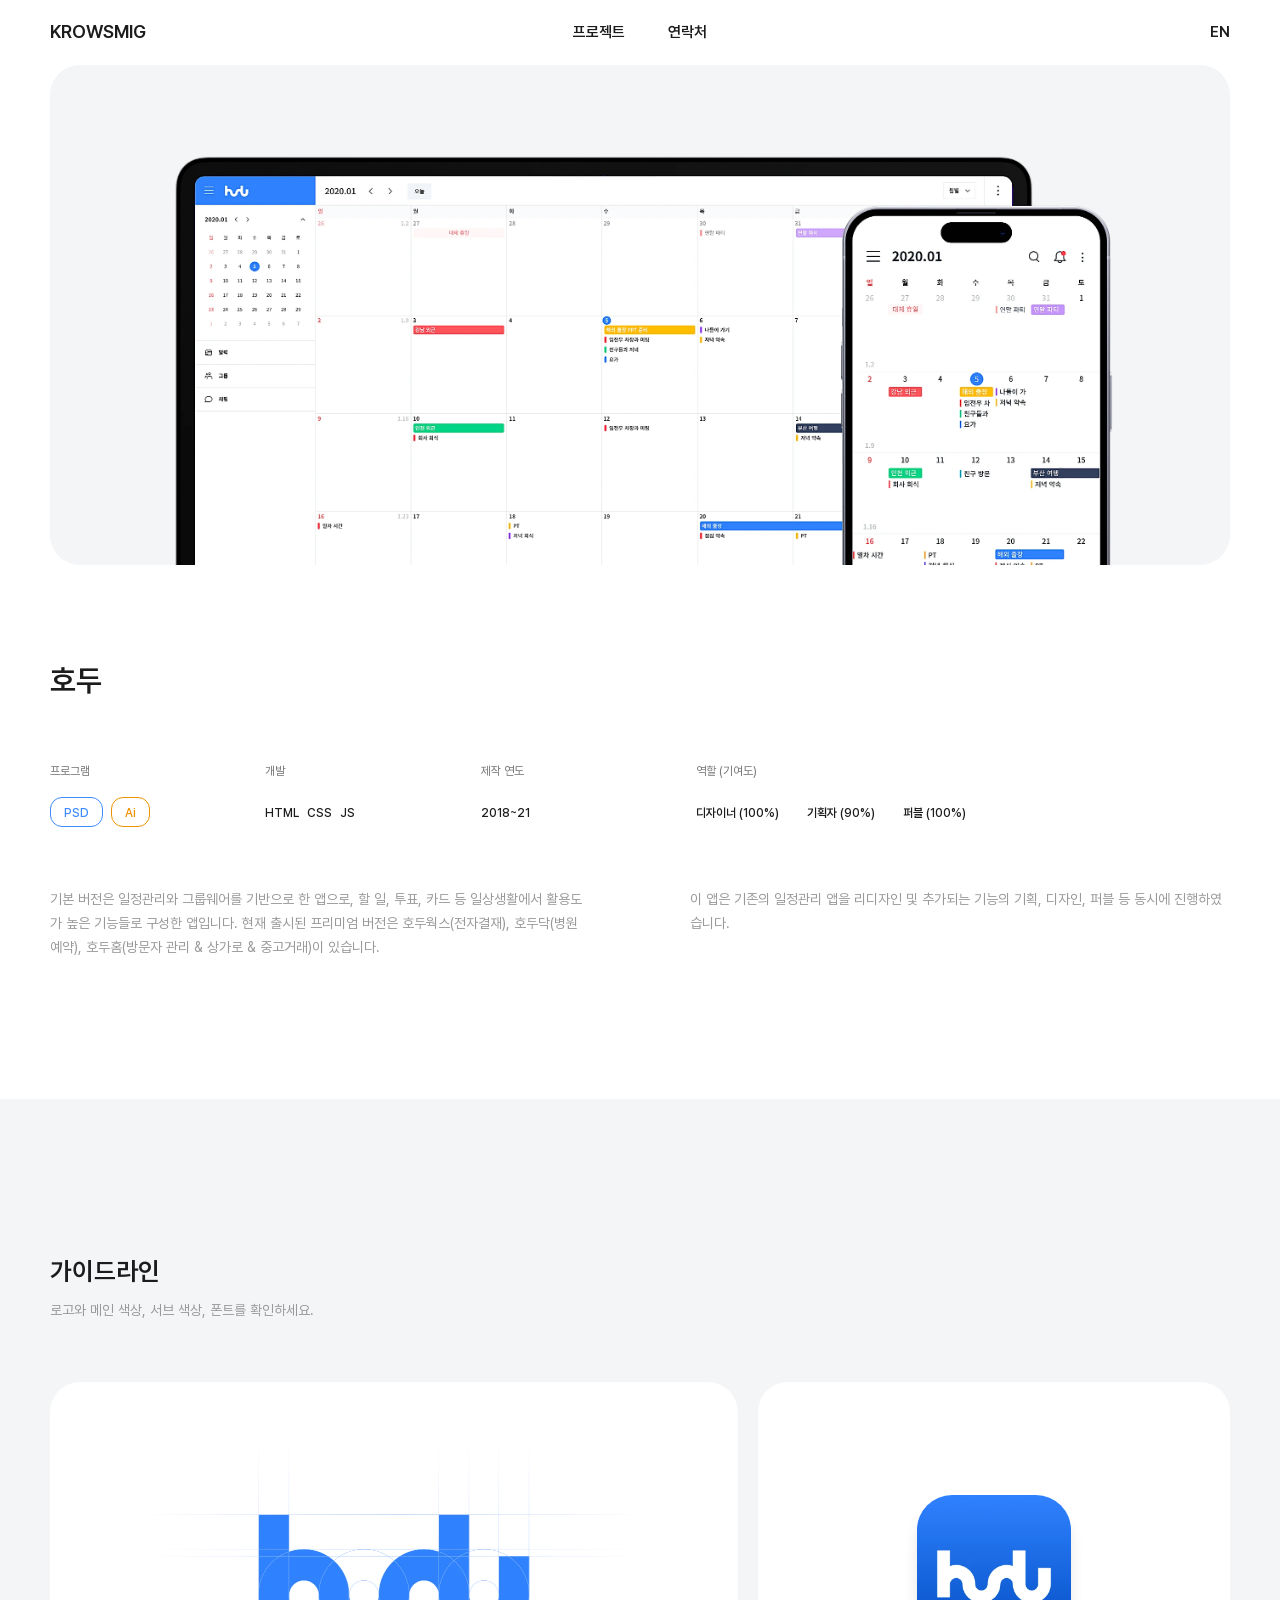
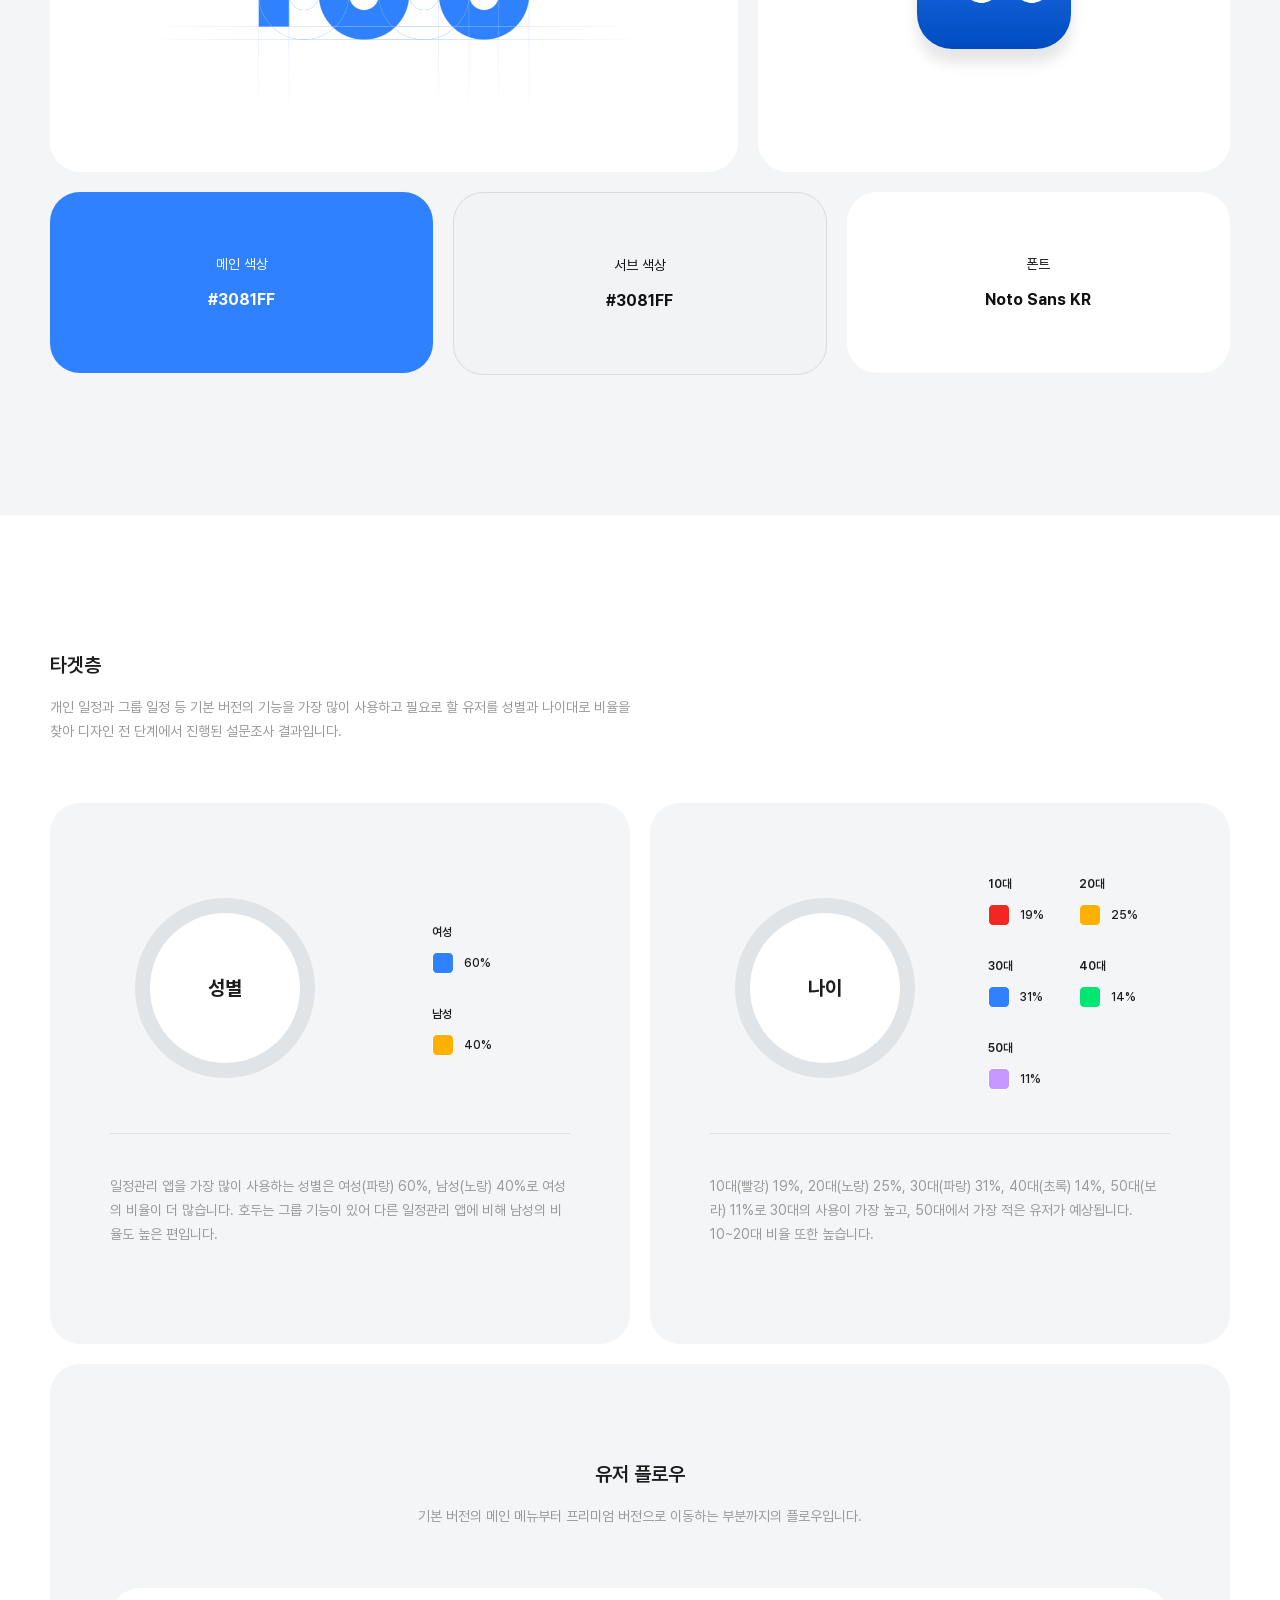
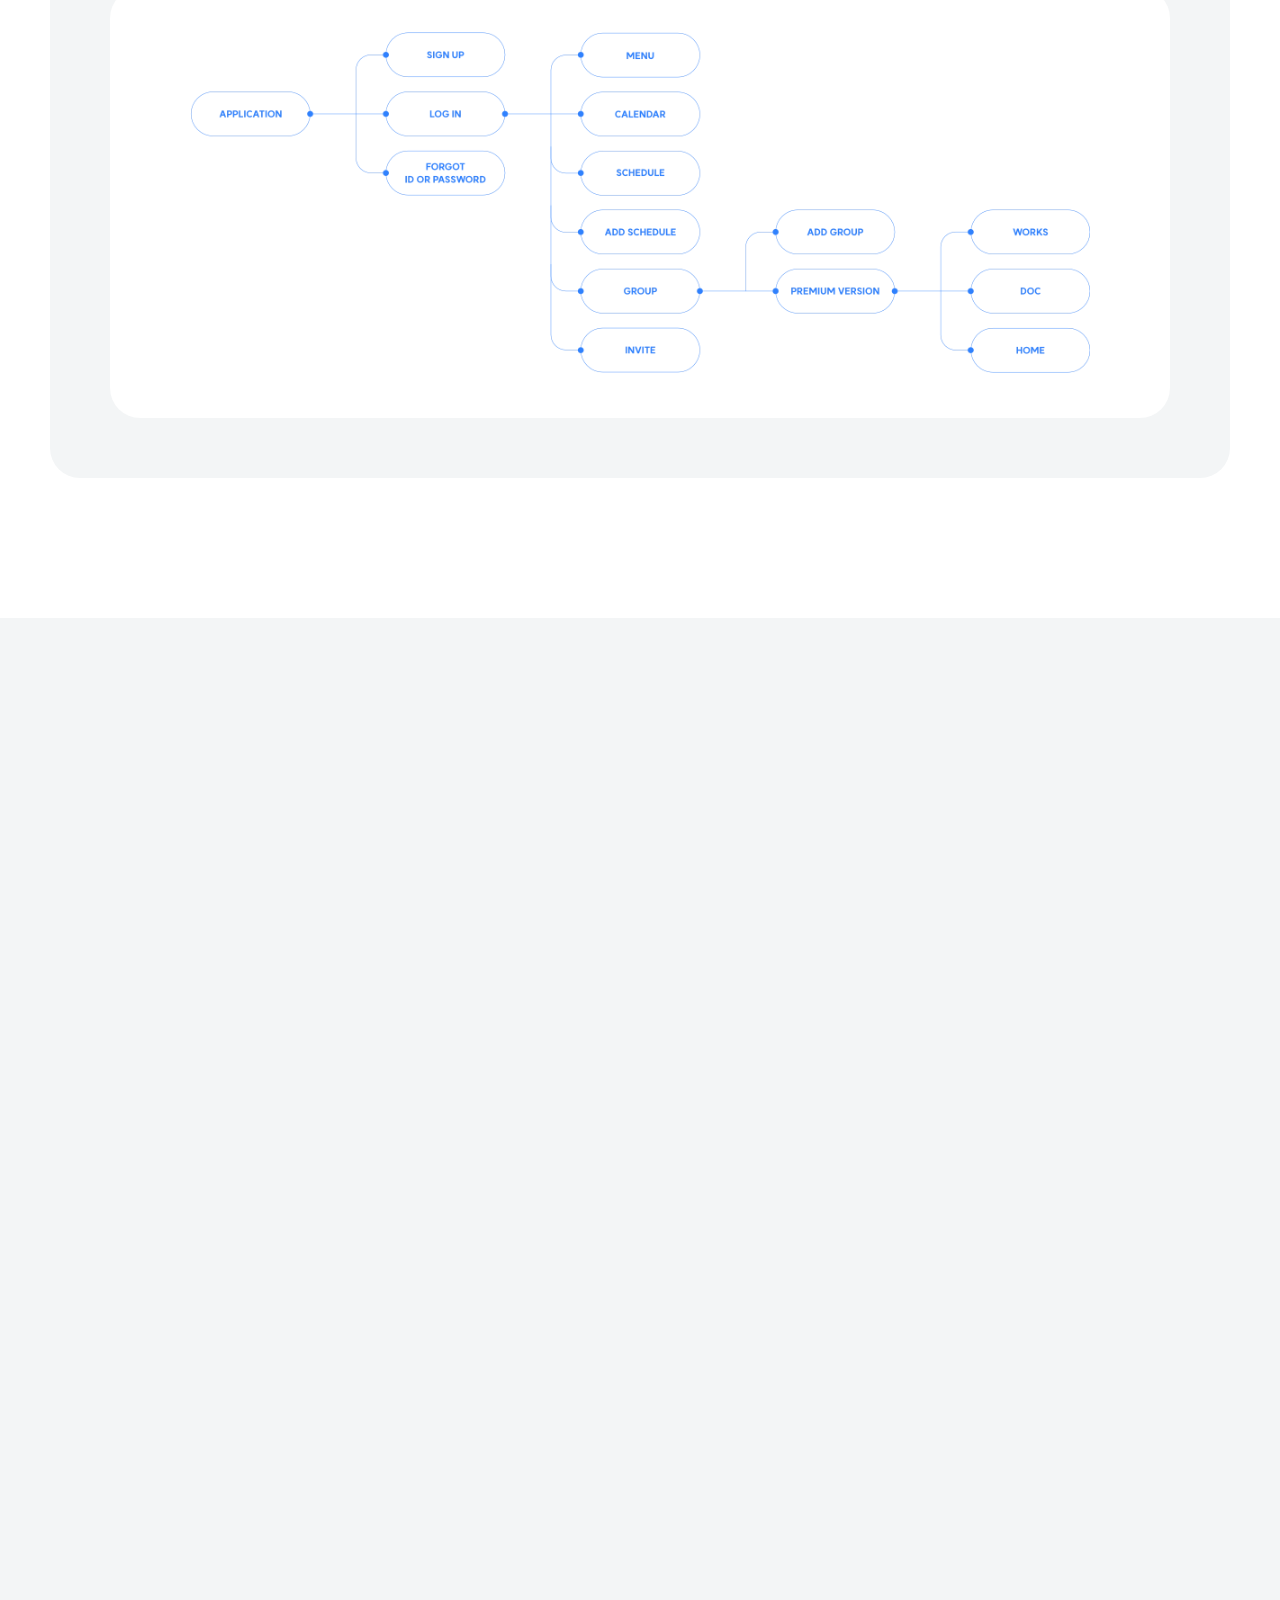
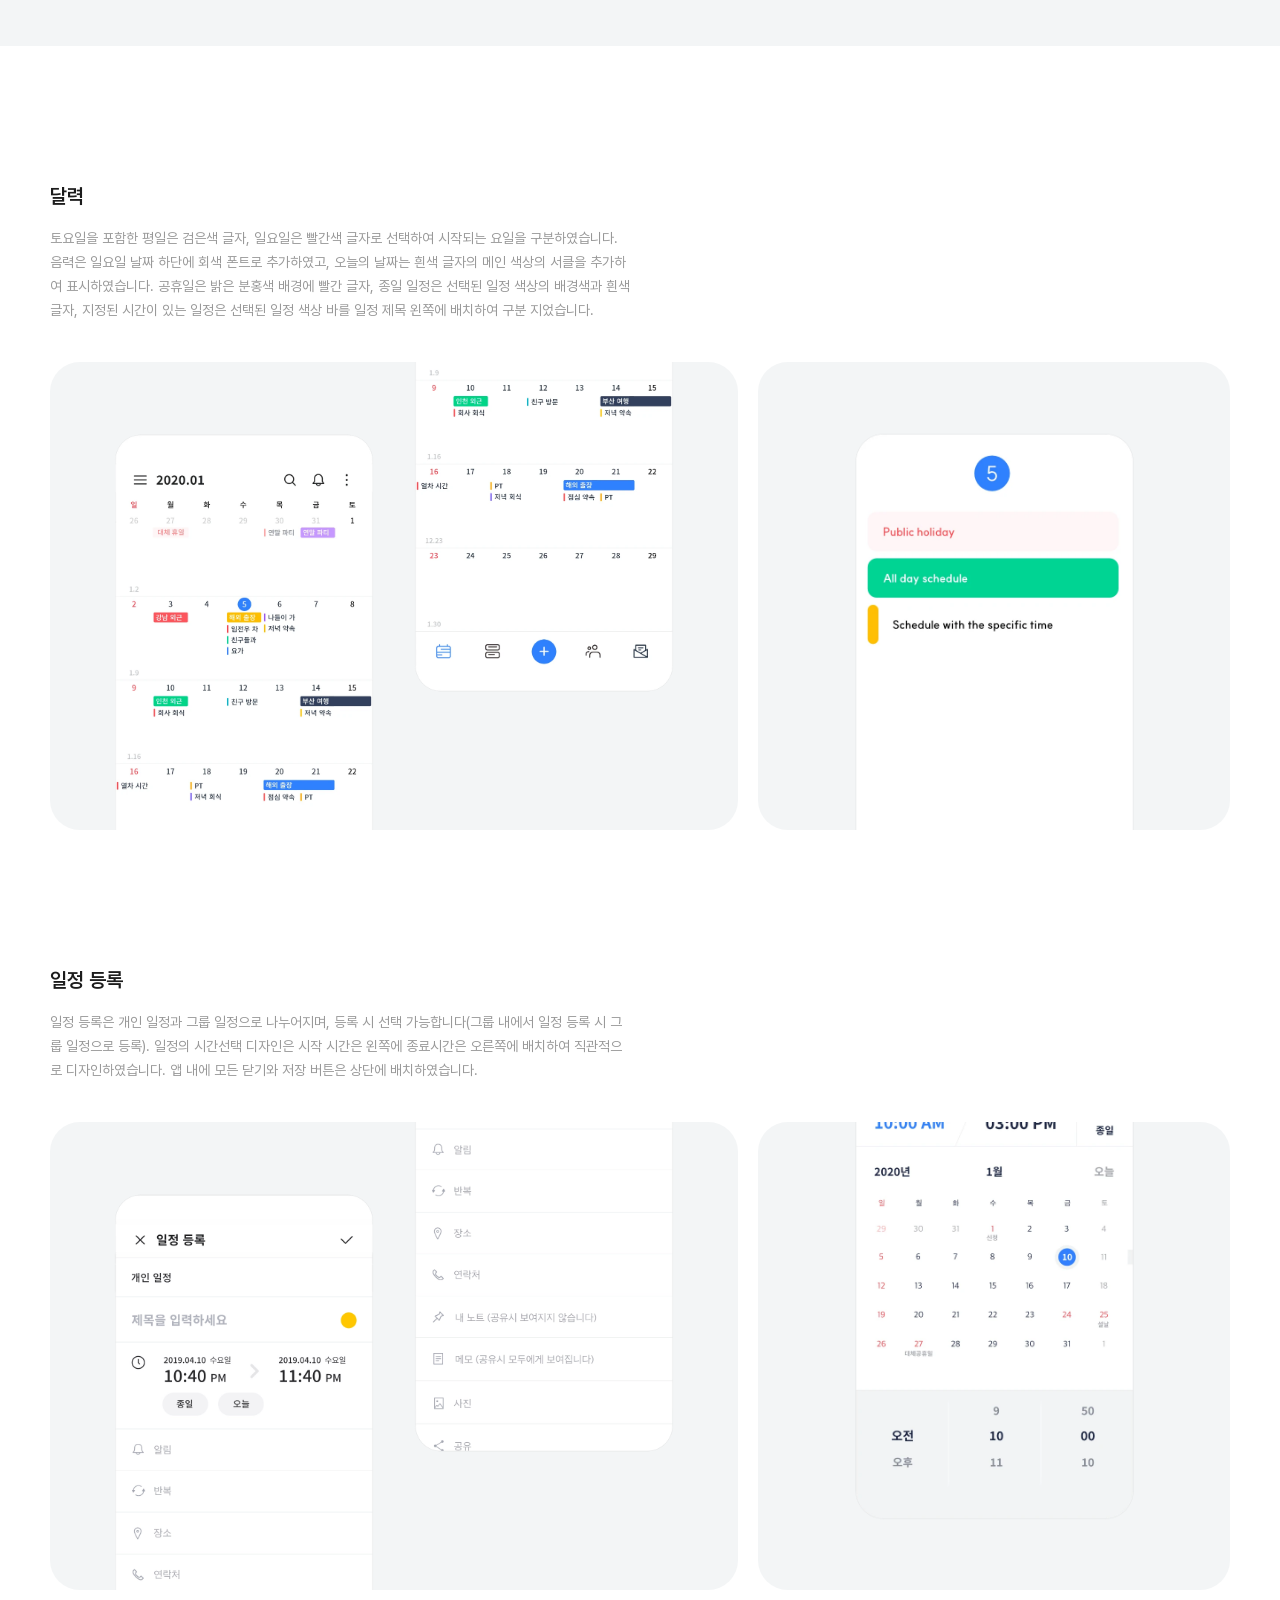
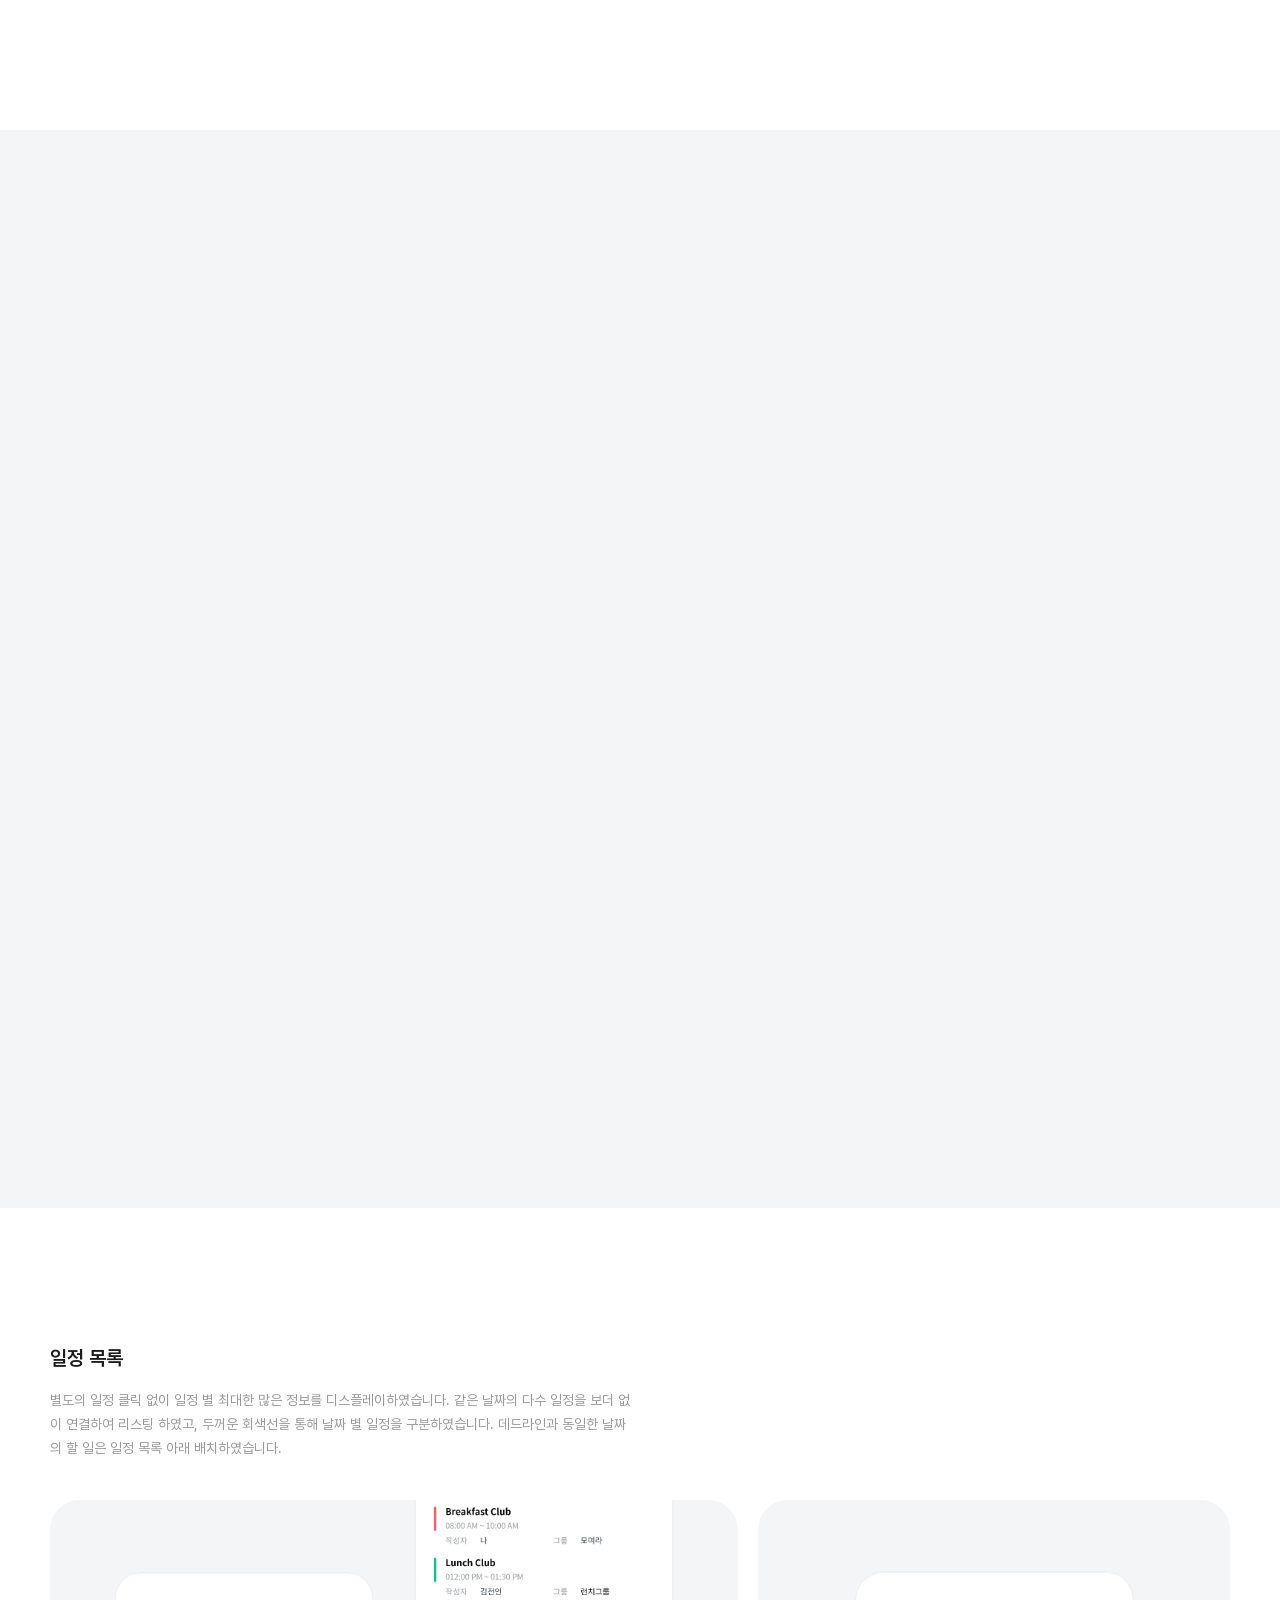
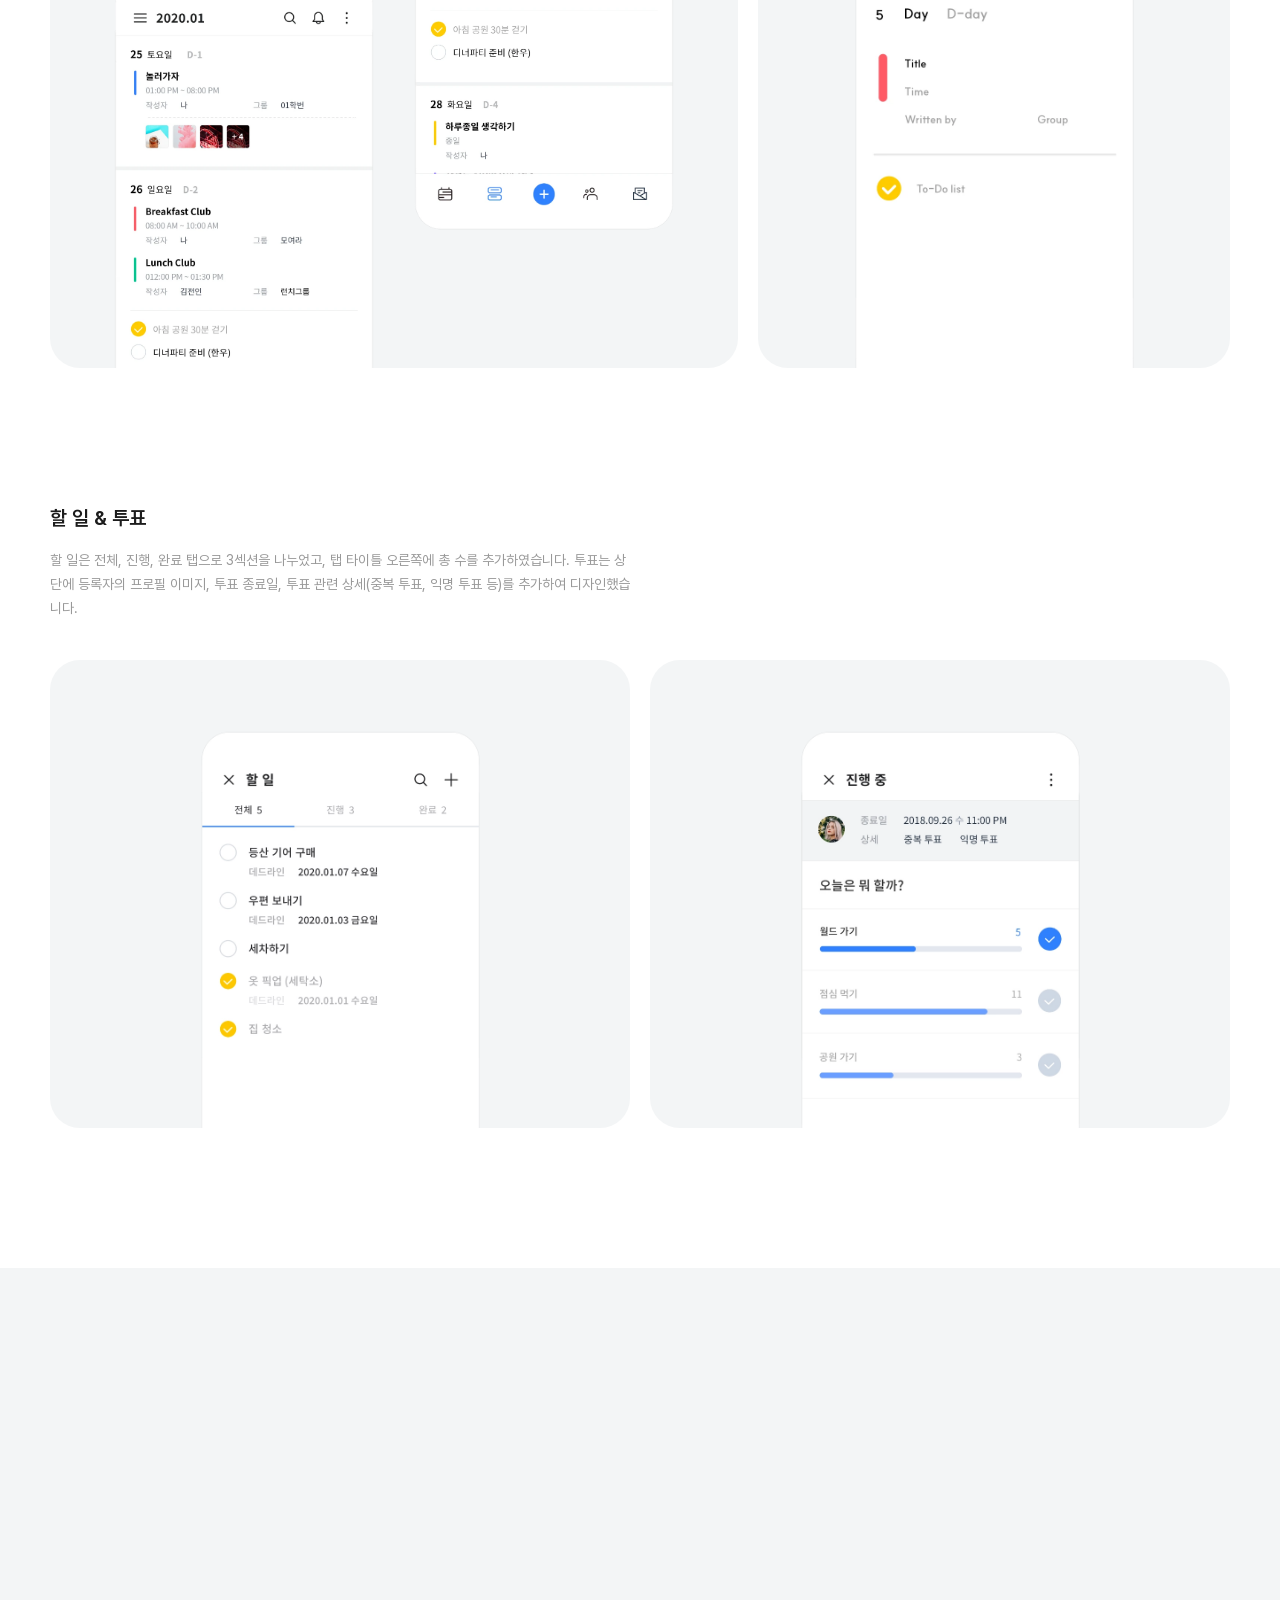
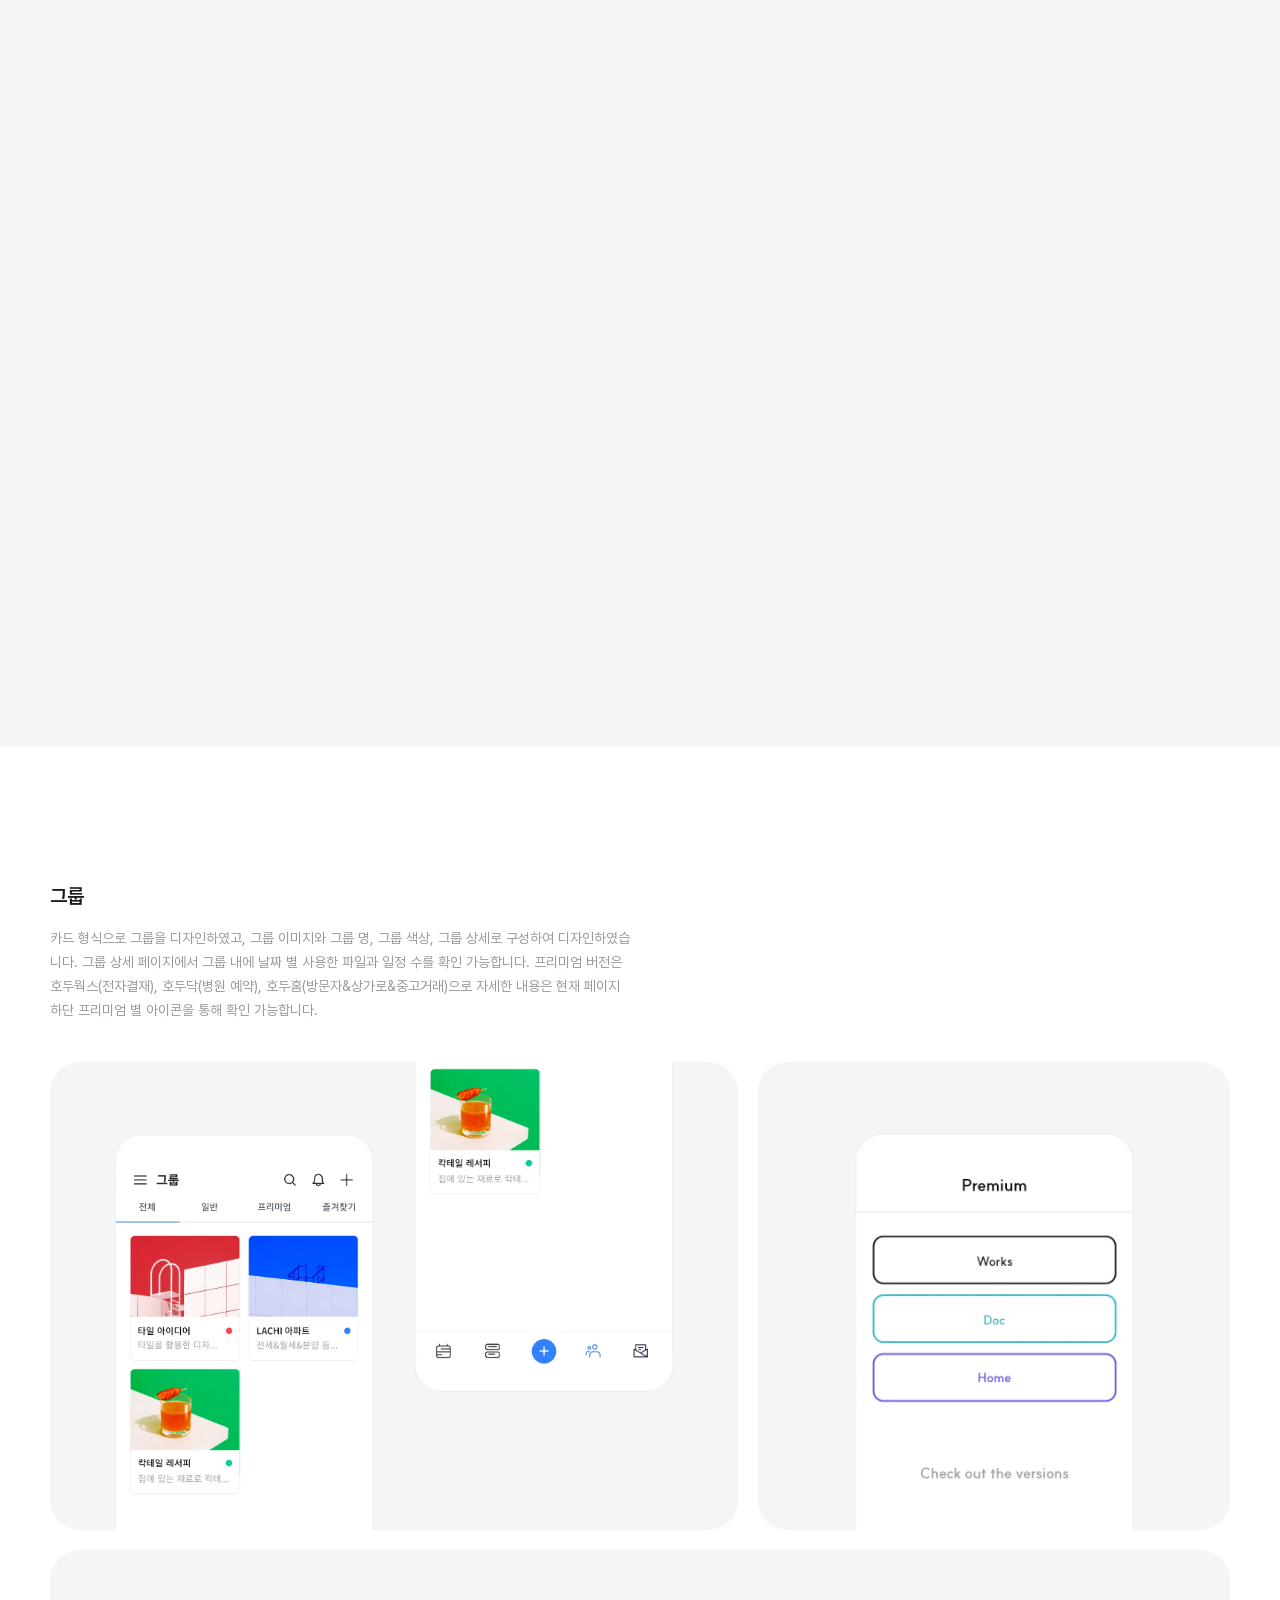
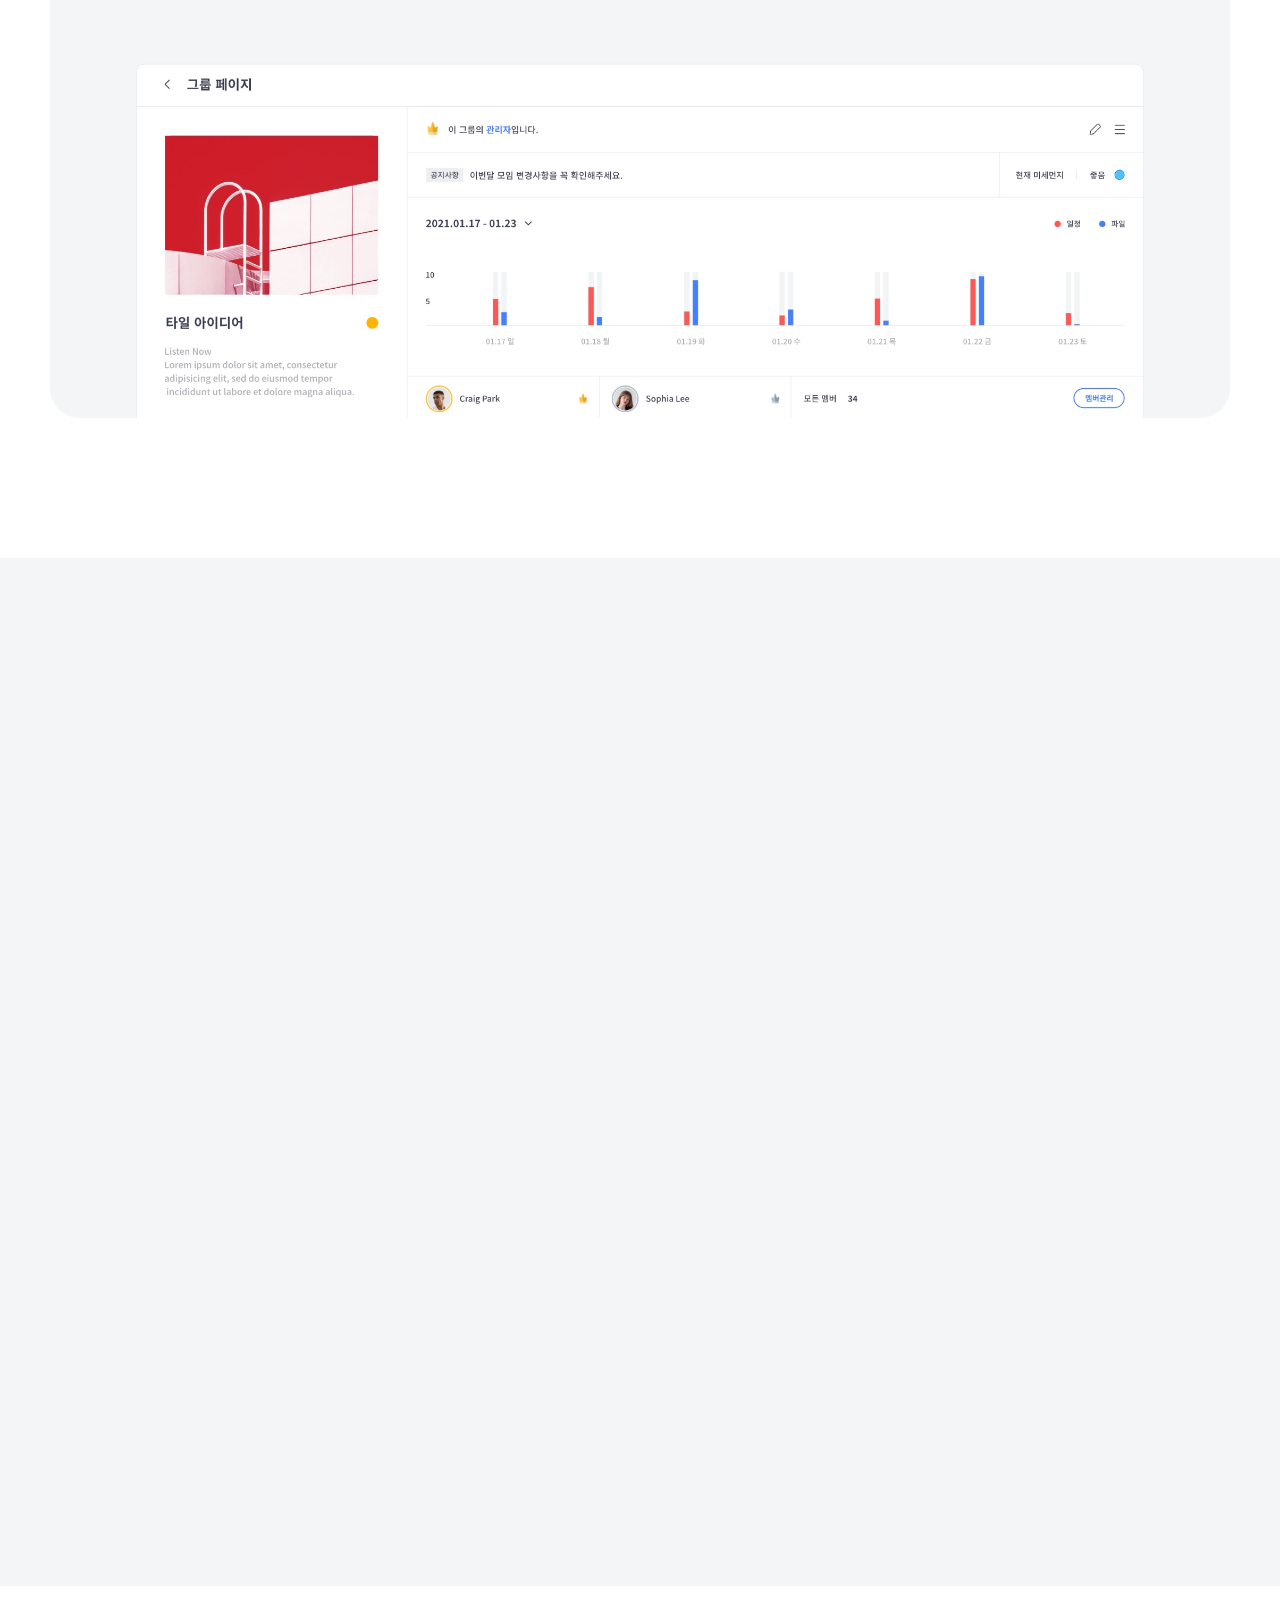
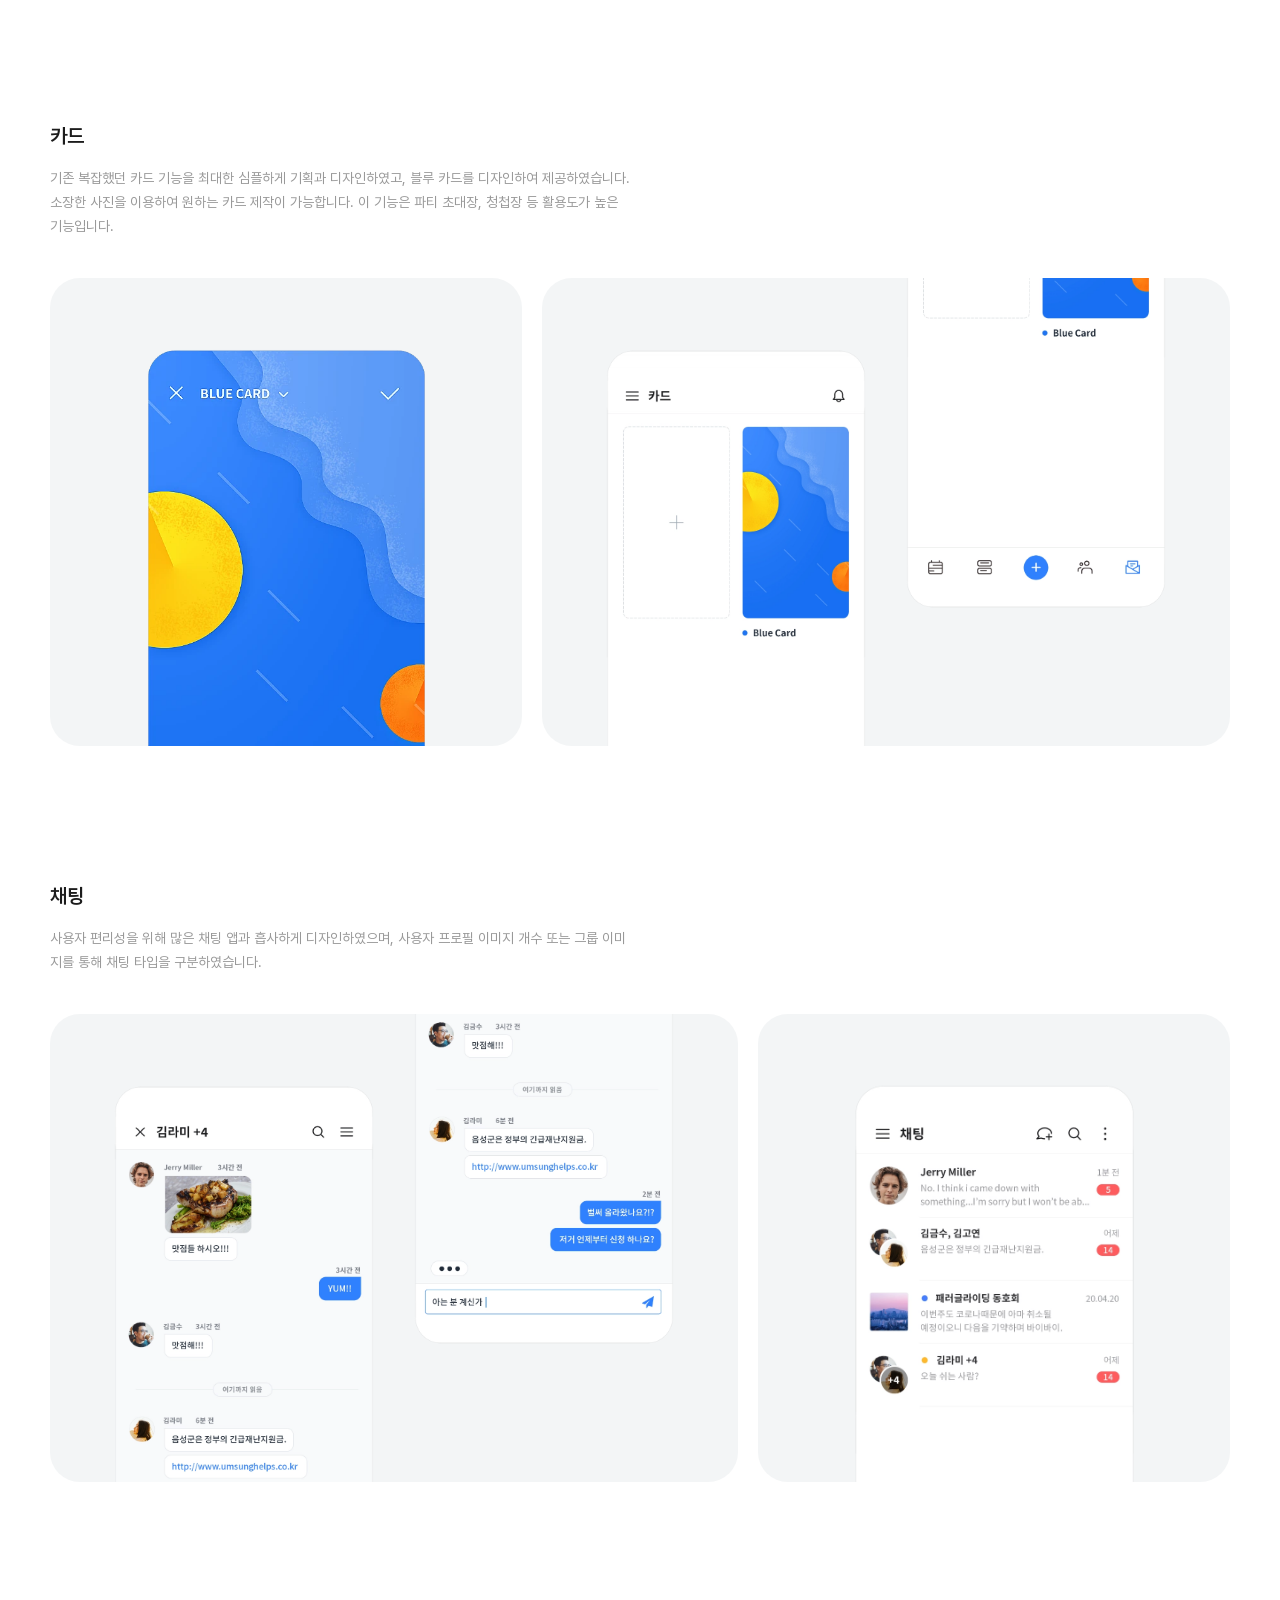
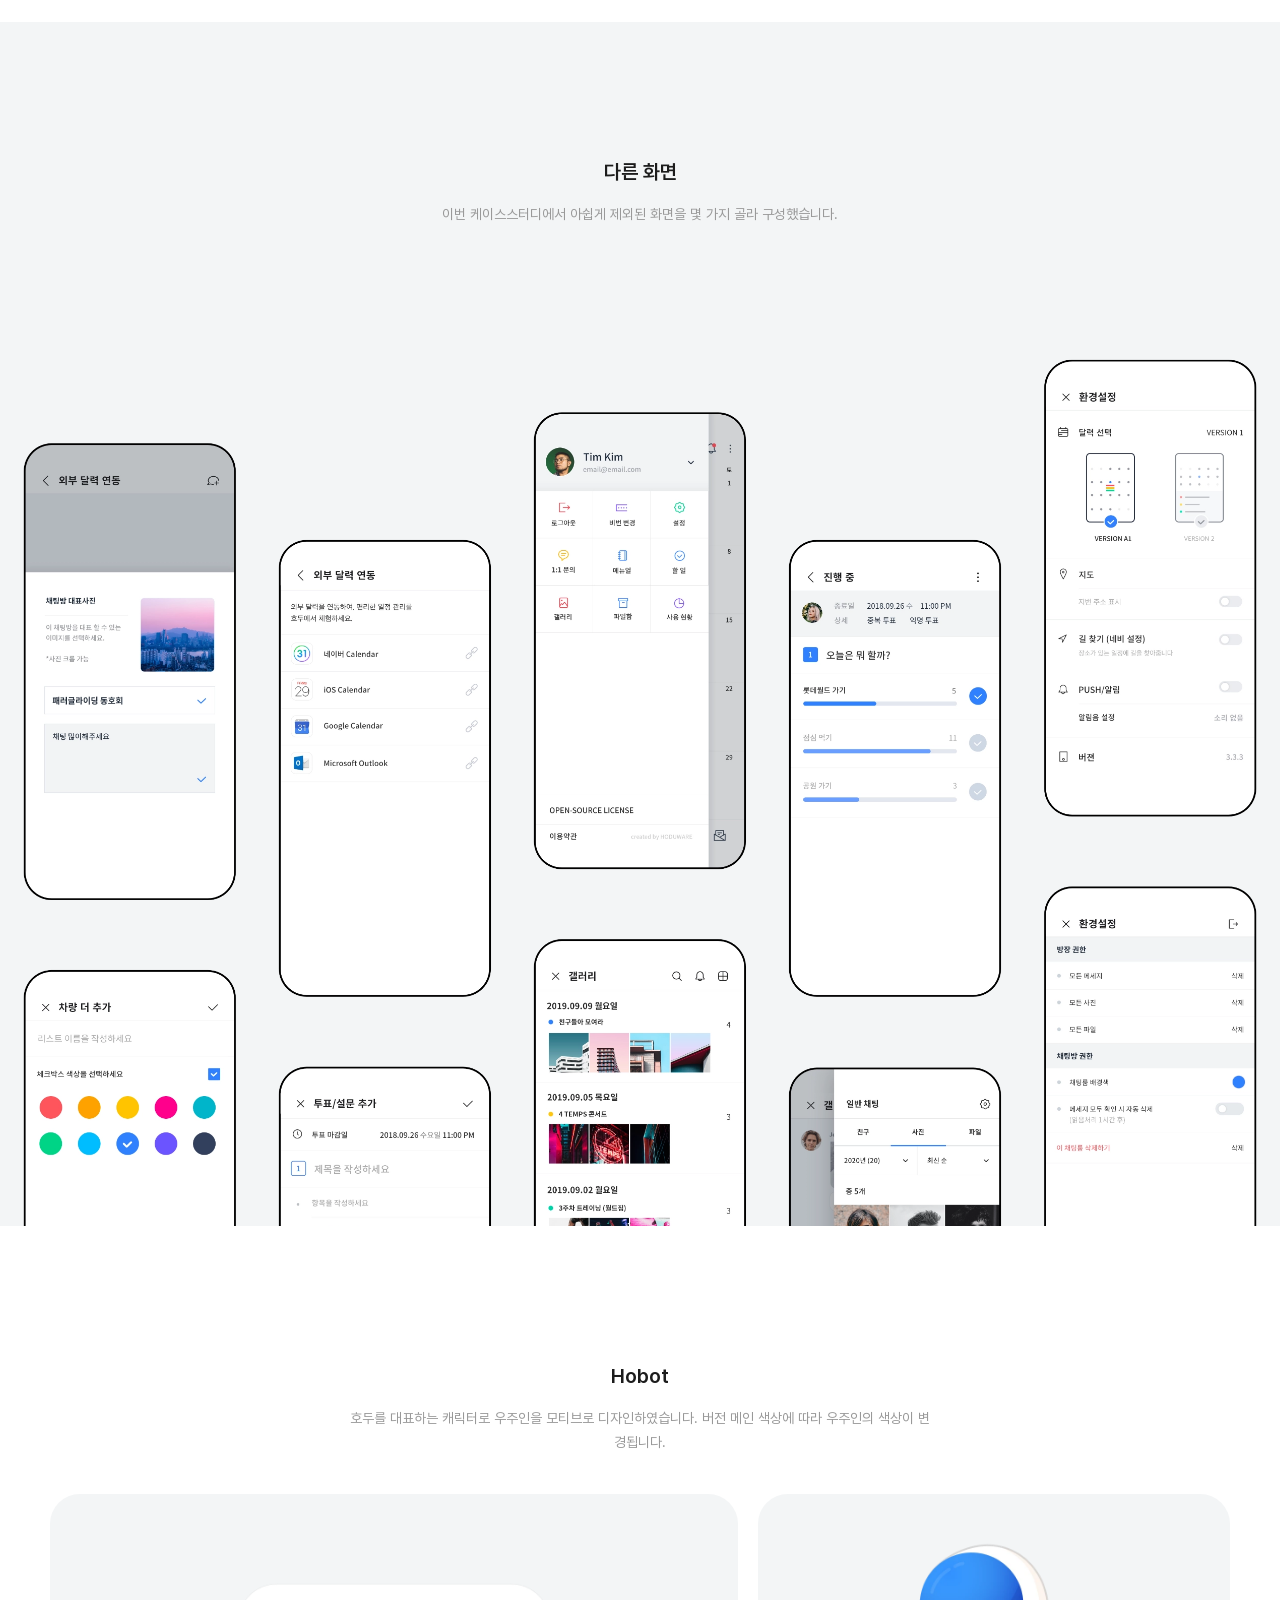
<file: kr/hd.html>
<!DOCTYPE html>
<html lang="ko">
 	<head>
		<meta charset="utf-8">
		<meta name="viewport" content="width=device-width, initial-scale=1.0">
		<title>호두 | KROWSMIG</title>
		<meta name="description" content="일상생활에 꼭 필요한 기능들로 채워진 일정관리 앱 호두의 케이스스터디 페이지입니다. KROWSMIG은 퍼블리싱이 가능한 웹/앱디자이너의 포트폴리오 사이트입니다.">
		<meta name="keywords" content="호두, 일정관리, 웹디자이너, 앱디자이너, 퍼블리셔, a calendar app, HTML, CSS, jQuery, Web Designer, App Designer, KROWSMIG">
		<link rel="icon" href="../images/main/favicon.png">
		<link rel="stylesheet" type="text/css" href="../css/default.css">
		<link rel="stylesheet" type="text/css" href="../css/common.css">
		<link rel="stylesheet" type="text/css" href="../css/hd.css">
		<link rel="stylesheet" type="text/css" href="../css/hd_common.css">
		
		<script src="../js/jquery.js"></script>
		<script src="../js/sub_script.js"></script>
		<script src="../js/hd_script.js"></script>

		<style type="text/css">

		</style>


		<script type="text/javascript">
		</script>

		<!-- Google tag (gtag.js) -->
		<script async src="https://www.googletagmanager.com/gtag/js?id=G-4524T4PMET"></script>
		<script>
		  window.dataLayer = window.dataLayer || [];
		  function gtag(){dataLayer.push(arguments);}
		  gtag('js', new Date());
		
		  gtag('config', 'G-4524T4PMET');
		</script>
	</head>
	<body>
		<!-- #wrapper -->
		<div id="wrapper">
			<!-- .main_bg -->
			<div class="main_div">

				<!-- #gnb -->
				<section id="gnb">
					<div class="top_div">
						<div class="rel_div">
							<h1><a href="../index.html" class="logo"><span class="img_logo">KROWSMIG</span></a></h1>
							<div class="right">
								<a href="../en/hd.html" class="">EN</a>	
								<a href="#" class="on">한글</a>
							</div>
							<!-- .nav -->
							<div class="nav">
								<div class="burger">
									<h2>MENU</h2>
									<a href="">
										<span></span>
										<span></span>
										<span></span>
									</a>
								</div>
								<nav>
									<a href="#projects" class="">프로젝트</a>	
									<a href="#about" class="">연락처</a>
								</nav>
							</div>
							<!-- .nav ends -->
							<div class="btm_line"><span></span></div>
						</div>
					</div>
				</section>
				<!-- #gnb ends -->

				<!-- #menu_div -->
				<div id="menu_div">
					<div class="menu_div">
						<ul>
							<li><a href="../kr/ltch.html">LITCH <span>뮤직 & OTT</span></a></li>
							<li><a href="../kr/jndk.html">JANDIK <span>온라인 쇼핑몰</span></a></li>
							<li><a href="../kr/hdwk.html">호두웍스 <span>전자결재</span></a></li>
							<li><a href="../kr/hdhm.html">호두홈 <span>핫플 & 중고거래</span></a></li>
							<li><a href="../kr/hddc.html">호두닥 <span>병원 예약</span></a></li>
							<li><a href="../kr/hdck.html">호두클릭 (웹 버전) <span>회의실 예약</span></a></li>
							<li><a href="../kr/hdck_tb.html">호두클릭 (탭 버전) <span>회의실 예약</span></a></li>
						</ul>
					</div>
					<div class="cont_div">
						<a href="mailto:krowsmig@gmail.com" title="클릭해서 이메일을 보내세요">이메일 보내기 <span>화살표</span></a>
					</div>
				</div>

				<!-- #main -->
				<section id="main">
					<div class="main wd_1920">
						<p class="brdr main_bg mgn_btm_100"><span class="main_img">image of hodu app</span></p>
						<div class="main_text">
							<p class="title fnt_50">Basic</p>
							<ul>
								<li>Manage Schedules</li>
								<li>Group</li>
								<li>Invite</li>
								<li>Chat</li>
							</ul>
						</div>
					</div>
					<div class="quick_div wd_1920 pd_btm_160">
						<h1 class="fnt_30 pd_btm_40">호두</h1>
						<ul class="summary_ul pd_btm_60">
							<li class="pr_li">
								<p class="title">프로그램</p>
								<p>
									<span class="psd">PSD</span>
									<span class="ai">Ai</span>
								</p>
							</li>
							<li class="la_li">
								<p class="title">개발</p>
								<p>
									<span>HTML</span>
									<span>CSS</span>
									<span>JS</span>
								</p>
							</li>
							<li class="yy_li">
								<p class="title">제작 연도</p>
								<p><span>2018~21</span></p>
							</li>
							<li class="in_li">
								<p class="title">역할 (기여도)</p>
								<p>디자이너 <span>(100%)</span>
								</p>
								<p>기획자 <span>(90%)</span>
								</p>
								<p>퍼블 <span>(100%)</span>
								</p>
							</li>
						</ul>
						<div class="description_div">
							<p class="fnt_14 first_p">
								기본 버전은 일정관리와 그룹웨어를 기반으로 한 앱으로, 할 일, 투표, 카드 등 일상생활에서 활용도가 높은 기능들로 구성한 앱입니다. 현재 출시된 프리미엄 버전은 호두웍스(전자결재), 호두닥(병원 예약), 호두홈(방문자 관리 & 상가로 & 중고거래)이 있습니다.
							</p>

							<p class="fnt_14 last_p">
								이 앱은 기존의 일정관리 앱을 리디자인 및 추가되는 기능의 기획, 디자인, 퍼블 등 동시에 진행하였습니다.
						</div>
					</div>
					<div class="guide_div grey_bg wd_full">
						<div class="wd_1920 pd_tp_160 pd_btm_160">
							<h2 class="fnt_25">가이드라인</h2>
							<div class="description_div">
								<p class="des fnt_14 first_p">로고와 메인 색상, 서브 색상, 폰트를 확인하세요.</p>
							</div>
							<ul class="guide_ul pd_tp_60 ">
								<li class="logo_li">
									<p class="brdr">로고 레이아웃 아이콘</p>
								</li>
								<li class="app_li">
									<p class="brdr"><span>앱 아이콘</span></p>
								</li>
								<li class="main_li">
									<p class="brdr">
										<span class="title fnt_14">메인 색상</span>
										<span class="des fnt_16">#3081FF</span>
									</p>
								</li>
								<li class="sub_li">
									<p class="brdr">
										<span class="title fnt_14">서브 색상</span>
										<span class="des fnt_16">#3081FF</span>
									</p>
								</li>
								<li class="font_li">
									<p class="brdr">
										<span class="title fnt_14">폰트</span>
										<span class="des fnt_16">Noto Sans KR</span>
									</p>
								</li>
							</ul>
						</div>
					</div>
				</section>
				<!-- #main ends -->

				<!-- #contents -->
				<div id="contents" class="">
					<!-- #target -->
					<section id="target">
						<div class="target_div wd_1920 pd_tp_160">
							<h1 class="fnt_20">타겟층</h1>
							<p class="pd_btm_60 des fnt_14">개인 일정과 그룹 일정 등 기본 버전의 기능을 가장 많이 사용하고 필요로 할 유저를 성별과 나이대로 비율을 찾아 디자인 전 단계에서 진행된 설문조사 결과입니다.</p>
							<ul class="target_ul">
								<li class="gender_li">
									<ul class="gender_ul grey_bg brdr">
										<li class="gender_img">
											<span class="hd_chart chart_span two_panels">
												<svg viewBox="0 0 63.6619772368 63.6619772368">
													<circle class="pie1" style="stroke:#3081FF;" cx="31.8309886184" cy="31.8309886184" r="15.9154943092"/>
													<circle class="pie2" style="stroke:#FFB000;" cx="31.8309886184" cy="31.8309886184" r="15.9154943092"/>
												</svg>
											</span>
											<p class="ic_p">
												성별
											</p>	
										</li>
										<li class="gender_graph_li">
											<ul class="detail_ul">
												<li>
													<h2>여성</h2>
													<p><span class="color_span blue">blue</span> 60%</p>
												</li>
												<li>
													<h2>남성</h2>
													<p><span class="color_span yellow">yellow</span> 40%</p>
												</li>
											</ul>
										</li>
										<li>
											<p class="fnt_14">일정관리 앱을 가장 많이 사용하는 성별은 여성(파랑) 60%, 남성(노랑) 40%로 여성의 비율이 더 많습니다. 호두는 그룹 기능이 있어 다른 일정관리 앱에 비해 남성의 비율도 높은 편입니다.</p>
										</li>
									</ul>
								</li>
								<li class="age_li">
									<ul class="gender_ul grey_bg brdr">
										<li class="gender_img age_img">
											<span class="hd_chart chart_span five_panels">
												<svg viewBox="0 0 63.6619772368 63.6619772368">
													<circle class="pie5" cx="31.8309886184" style="stroke:#C697FF;" cy="31.8309886184" r="15.9154943092"/>
													<circle class="pie4" cx="31.8309886184" style="stroke:#00E674;" cy="31.8309886184" r="15.9154943092"/>
													<circle class="pie3" cx="31.8309886184" style="stroke:#F32722;" cy="31.8309886184" r="15.9154943092"/>
													<circle class="pie2" cx="31.8309886184" style="stroke:#FFB000;" cy="31.8309886184" r="15.9154943092"/>
													<circle class="pie1" cx="31.8309886184" style="stroke:#3081FF;" cy="31.8309886184" r="15.9154943092"/>
												</svg>
											</span>
											<p class="ic_p">
												나이
											</p>	
										</li>
										<li class="age_graph_li">
											<ul class="detail_ul">
												<li>
													<h2>10대</h2>
													<p><span class="color_span red">red</span> 19%</p>
												</li>
												<li>
													<h2>20대</h2>
													<p><span class="color_span yellow">yellow</span> 25%</p>
												</li>
												<li>
													<h2>30대</h2>
													<p><span class="color_span blue">blue</span> 31%</p>
												</li>
												<li>
													<h2>40대</h2>
													<p><span class="color_span green">green</span> 14%</p>
												</li>
												<li>
													<h2>50대</h2>
													<p><span class="color_span purple">purple</span> 11%</p>
												</li>
											</ul>
										</li>
										<li>
											<p class="fnt_14">
												10대(빨강) 19%, 20대(노랑) 25%, 30대(파랑) 31%, 40대(초록) 14%, 50대(보라) 11%로 30대의 사용이 가장 높고, 50대에서 가장 적은 유저가 예상됩니다. 10~20대 비율 또한 높습니다. 
											</p>
										</li>
									</ul>
								</li>
								<li class="user_li grey_bg brdr">
									<h2 class="fnt_20">유저 플로우</h2>
									<p class="des fnt_14">기본 버전의 메인 메뉴부터 프리미엄 버전으로 이동하는 부분까지의 플로우입니다.</p>
									<p class="flow_img brdr mgn_tp_60">
										유저 플로우 이미지
									</p>
								</li>
							</ul>
						</div>
					</section>
					<!-- #target ends -->

					<!-- #img_title -->
					<section id="img_title_1" class="grey_bg mgn_tp_160">
						<div class="img_title_div wd_1920 pd_tp_160">
							<p class="icon_p ic_calendar">달력 아이콘</p>
							<h1 class="fnt_50">복잡한 일정을 한눈에 확인<br></h1>
							<p class="des fnt_16">
								메인화면으로 일별, 주별, 월별을 통해 일정을 관리하고, <span class="break_line"></span>
								개인, 그룹 일정을 필터를 통해 구별 할 수 있습니다.
								</p>
							<p class="img_title_1 lazy_img lazy_css">메인 달력 화면</p>
						</div>
					</section>
					<!-- #img_title ends -->

					<section id="content_1" class="wd_1920 pd_tp_160">
						<div class="content_div">
							<dl>
								<dt class="fnt_20">달력</dt>
								<dd class="des fnt_14 pd_btm_40">
									토요일을 포함한 평일은 검은색 글자, 일요일은 빨간색 글자로 선택하여 시작되는 요일을 구분하였습니다. 
									음력은 일요일 날짜 하단에 회색 폰트로 추가하였고, 오늘의 날짜는 흰색 글자의 메인 색상의 서클을 추가하여 표시하였습니다. 
									공휴일은 밝은 분홍색 배경에 빨간 글자, 종일 일정은 선택된 일정 색상의 배경색과 흰색 글자, 
									지정된 시간이 있는 일정은 선택된 일정 색상 바를 일정 제목 왼쪽에 배치하여 구분 지었습니다.
								</dd>
							</dl>
							<div class="content_dd">
								<p class="wd_60per"><span class="grey_bg brdr calendar_1 two_imgs lazy_img lazy_css">달력 앱 이미지</span></p>
								<p class="wd_40per"><span class="grey_bg brdr calendar_2 lazy_img lazy_css">일정 별 디자인 앱 이미지</span></p>
							</div>
							<dl>
								<dt class="fnt_20 mgn_tp_160">일정 등록</dt>
								<dd class="des fnt_14 pd_btm_40">
									일정 등록은 개인 일정과 그룹 일정으로 나누어지며, 등록 시 선택 가능합니다(그룹 내에서 일정 등록 시 그룹 일정으로 등록). 일정의 시간선택 디자인은 시작 시간은 왼쪽에 종료시간은 오른쪽에 배치하여 직관적으로 디자인하였습니다. 앱 내에 모든 닫기와 저장 버튼은 상단에 배치하였습니다.
								</dd>
							</dl>
							<div class="content_dd">
								<p class="wd_60per"><span class="grey_bg brdr add_schedule_1 two_imgs lazy_img lazy_css">일정등록 앱 이미지</span></p>
								<p class="wd_40per"><span class="grey_bg brdr add_schedule_2 lazy_img lazy_css">시간 선택 앱 이미지</span></p>
							</div>
						</div>
					</section>

					<!-- #img_title -->
					<section id="img_title_2" class="grey_bg mgn_tp_160">
						<div class="img_title_div wd_1920 pd_tp_160">
							<p class="icon_p ic_schedule">일정 아이콘</p>
							<h1 class="fnt_50">일정과<br>할 일 & 투표</h1>
							<p class="des fnt_16">
								일정탭을 통해 좀 더 자세한 일정 목록을 확인하고, <span class="break_line"></span>
								할 일과 투표 또한 추가 가능합니다.
							</p>
							<p class="img_title_1 img_title_2 lazy_img lazy_css">일정 앱 이미지</p>
						</div>
					</section>
					<!-- #img_title ends -->
					<!-- #content_2 -->
					<section id="content_2" class="wd_1920 pd_tp_160">
						<div class="content_div">
							<dl>
								<dt class="fnt_20">일정 목록</dt>
								<dd class="des fnt_14 pd_btm_40">
									별도의 일정 클릭 없이 일정 별 최대한 많은 정보를 디스플레이하였습니다.
									같은 날짜의 다수 일정을 보더 없이 연결하여 리스팅 하였고, 두꺼운 회색선을 통해 날짜 별 일정을 구분하였습니다.
									데드라인과 동일한 날짜의 할 일은 일정 목록 아래 배치하였습니다.
								</dd>
							</dl>
							<div class="content_dd">
								<p class="wd_60per"><span class="grey_bg brdr schedule_1 two_imgs lazy_img lazy_css">일정 목록 화면 앱 이미지</span></p>
								<p class="wd_40per"><span class="grey_bg brdr schedule_2 lazy_img lazy_css">일정과 할일 디자인 앱 이미지</span></p>
							</div>
							<dl>
								<dt class="fnt_20 mgn_tp_160">할 일 & 투표</dt>
								<dd class="des fnt_14 pd_btm_40">
									할 일은 전체, 진행, 완료 탭으로 3섹션을 나누었고, 탭 타이틀 오른쪽에 총 수를 추가하였습니다.
									투표는 상단에 등록자의 프로필 이미지, 투표 종료일, 투표 관련 상세(중복 투표, 익명 투표 등)를 추가하여 디자인했습니다. 
								</dd>
							</dl>
							<div class="content_dd">
								<p class="wd_50per"><span class="grey_bg brdr todo lazy_img lazy_css">할 일 앱 이미지</span></p>
								<p class="wd_50per"><span class="grey_bg brdr survey lazy_img lazy_css">투표 앱 이미지</span></p>
							</div>
						</div>
					</section>
					<!-- #content_2 ends -->

					<!-- #img_title -->
					<section id="img_title_3" class="grey_bg mgn_tp_160">
						<div class="img_title_div wd_1920 pd_tp_160">
							<p class="icon_p ic_group">그룹 아이콘</p>
							<h1 class="fnt_50">일반 그룹과<br>프리미엄 그룹</h1>
							<p class="des fnt_16">
								친구들과 간단히 그룹을 만들고 싶다면 "일반 그룹" 생성, <span class="break_line"></span>
								내 삶의 질을 향상시키고 싶다면 "프리미엄 그룹" 가입. 
							</p>
							<p class="img_title_1 img_title_3 lazy_img lazy_css">그룹 웹 이미지</p>
						</div>
					</section>
					<!-- #img_title ends -->
					<!-- #content_3 -->
					<section id="content_3" class="wd_1920 pd_tp_160">
						<div class="content_div">
							<dl>
								<dt class="fnt_20">그룹</dt>
								<dd class="des fnt_14 pd_btm_40">
									카드 형식으로 그룹을 디자인하였고, 그룹 이미지와 그룹 명, 그룹 색상, 그룹 상세로 구성하여 디자인하였습니다.
									그룹 상세 페이지에서 그룹 내에 날짜 별 사용한 파일과 일정 수를 확인 가능합니다.
									프리미엄 버전은 호두웍스(전자결재), 호두닥(병원 예약), 호두홈(방문자&상가로&중고거래)으로 자세한 내용은 현재 페이지 하단 프리미엄 별 아이콘을 통해 확인 가능합니다.
								</dd>
							</dl>
							<div class="content_dd">
								<p class="wd_60per"><span class="grey_bg brdr two_imgs group_1 lazy_img lazy_css">그룹 앱 이미지</span></p>
								<p class="wd_40per"><span class="grey_bg brdr group_2 lazy_img lazy_css">프리미엄 버전 목록 앱 이미지</span></p>
								<p class="wd_full"><span class="grey_bg brdr group_3 lazy_img lazy_css">그룹 상세 페이지 웹 버전 이미지</span></p>
							</div>
						</div>
					</section>
					<!-- #content_3 ends -->

					<!-- #img_title -->
					<section id="img_title_4" class="grey_bg mgn_tp_160">
						<div class="img_title_div wd_1920 pd_tp_160">
							<p class="icon_p ic_invite">카드 아이콘</p>
							<h1 class="fnt_50">카드 & 채팅</h1>
							<p class="des fnt_16">제공된 카드 또는 내가 좋아하는 사진으로 만든 카드로 <span class="break_line"></span>
								소중한 사람에게 소중한 날 카드를 보내세요.</p>
							<p class="img_title_1 img_title_4 lazy_img lazy_css">초대장 앱 이미지</p>
						</div>
					</section>
					<!-- #img_title ends -->
					<!-- #content_4 -->
					<section id="content_4" class="wd_1920 pd_tp_160">
						<div class="content_div">
							<dl>
								<dt class="fnt_20">카드</dt>
								<dd class="des fnt_14 pd_btm_40">
									기존 복잡했던 카드 기능을 최대한 심플하게 기획과 디자인하였고, 블루 카드를 디자인하여 제공하였습니다.
									소장한 사진을 이용하여 원하는 카드 제작이 가능합니다. 이 기능은 파티 초대장, 청첩장 등 활용도가 높은 기능입니다.

								</dd>
							</dl>
							<div class="content_dd">
								<p class="wd_40per rt"><span class="grey_bg brdr invite_1 lazy_img lazy_css">카드 상세 앱 이미지</span></p>
								<p class="wd_60per lt"><span class="grey_bg brdr invite_2 flip two_imgs lazy_img lazy_css">카등 앱 이미지</span></p>
							</div>
							<dl>
								<dt class="fnt_20 mgn_tp_160">채팅</dt>
								<dd class="des fnt_14 pd_btm_40">
									사용자 편리성을 위해 많은 채팅 앱과 흡사하게 디자인하였으며, 사용자 프로필 이미지 개수 또는 그룹 이미지를 통해 채팅 타입을 구분하였습니다.
								</dd>
							</dl>
							<div class="content_dd">
								<p class="wd_60per"><span class="grey_bg brdr chat_1 flip two_imgs lazy_img lazy_css">채팅 상세 앱 이미지</span></p>
								<p class="wd_40per"><span class="grey_bg brdr chat_2 lazy_img lazy_css">채팅 앱 이미지</span></p>
							</div>
						</div>
					</section>
					<!-- #content_4 ends -->


					<!-- #img_title -->
					<section id="other_pages" class="grey_bg mgn_tp_160">
						<div class="img_title_div wd_1920 pd_tp_160">
							<h1 class="fnt_20">다른 화면</h1>
							<p class="des fnt_14">이번 케이스스터디에서 아쉽게 제외된 화면을 몇 가지 골라 구성했습니다. 
								</p>
							<p class="img_title_1 img_title_other_pages lazy_img lazy_css">다른 화면 앱 이미지</p>
						</div>
					</section>
					<!-- #img_title ends -->
					<!-- #content_rest -->
					<section id="content_rest" class="wd_1920 pd_tp_160">
						<div class="content_div">
							<dl>
								<dt class="fnt_20">Hobot</dt>
								<dd class="des fnt_14 pd_btm_40">
									호두를 대표하는 캐릭터로 우주인을 모티브로 디자인하였습니다. 버전 메인 색상에 따라 우주인의 색상이 변경됩니다.
								</dd>
							</dl>
							<div class="content_dd">
								<p class="wd_60per"><span class="grey_bg brdr lazy_img lazy_css">1:1채팅 앱 이미지</span></p>
								<p class="wd_40per"><span class="grey_bg brdr hbt_1 lazy_img lazy_css">Hobot 1 이미지</span><span class="grey_bg brdr hbt_2 lazy_img lazy_css">Hobot 2 이미지</span></p>
							</div>
							<dl>
								<dt class="fnt_20 mgn_tp_160">아이콘</dt>
								<dd class="des fnt_14 pd_btm_40 lazy_img lazy_css">모든 버전에서 공통으로 사용된 아이콘과 버전 별 아이콘을 선별하였습니다.
								</dd>
							</dl>
							<div class="content_dd ic_div">
								<p class="wd_full brdr"><span class="grey_bg lazy_img lazy_css">아이콘 이미지</span><span class="gradi_bg_1"></span><span class="gradi_bg_2"></span></p>
							</div>
						</div>
					</section>
					<!-- #content_rest ends -->

					<!-- .see_other -->
					<section id="see_other">
						<div class="wd_1920 pd_tp_160">
							<h1 class="fnt_50">프리미엄 버전</h1>
							<p class="des fnt_14">하단 아이콘을 클릭하여 버전 별 케이스스터디를 확인하세요.</p>
							<ul class="pd_btm_60">
								<li class="hdwk"><a href="../kr/hdwk.html" alt="See HoduWorks"><span>호두웍스</span></a></li>
								<li class="hddc"><a href="../kr/hddc.html" alt="See HoduDoc"><span>호두닥</span></a></li>
								<li class="hdhm"><a href="../kr/hdhm.html" alt="See HoduHome"><span>호두홈</span></a></li>
							</ul>
							<div class="line"></div>
						</div>
					</section>

				</div>
				<!-- #contents ends -->

				<!-- .top_btn -->
				<div class="top_div">
					<a href="#wrapper" class="top_btn">상단으로 가기</a>
				</div>
				<!-- .top_btn ends -->


				<!-- #footer -->
				<section id="footer" class="wd_1920 pd_btm_160 pd_tp_60">
					<p class="eng_ft">© 2024 KROWSMIG</p>
				</section>
				<!-- #footer ends -->
			</div>

			<!-- .main_bg ends -->
		</div>
		<!-- #wrapper ends-->

		<!-- loading -->
		<div class="ld_bg">
			<div class="ld_box">
				<div class="first_orbit obt"></div>
				<div class="second_orbit obt"></div>
				<div class="third_orbit obt">LOADING</div>
			</div>
		</div>
	</body>
</html>
</file>
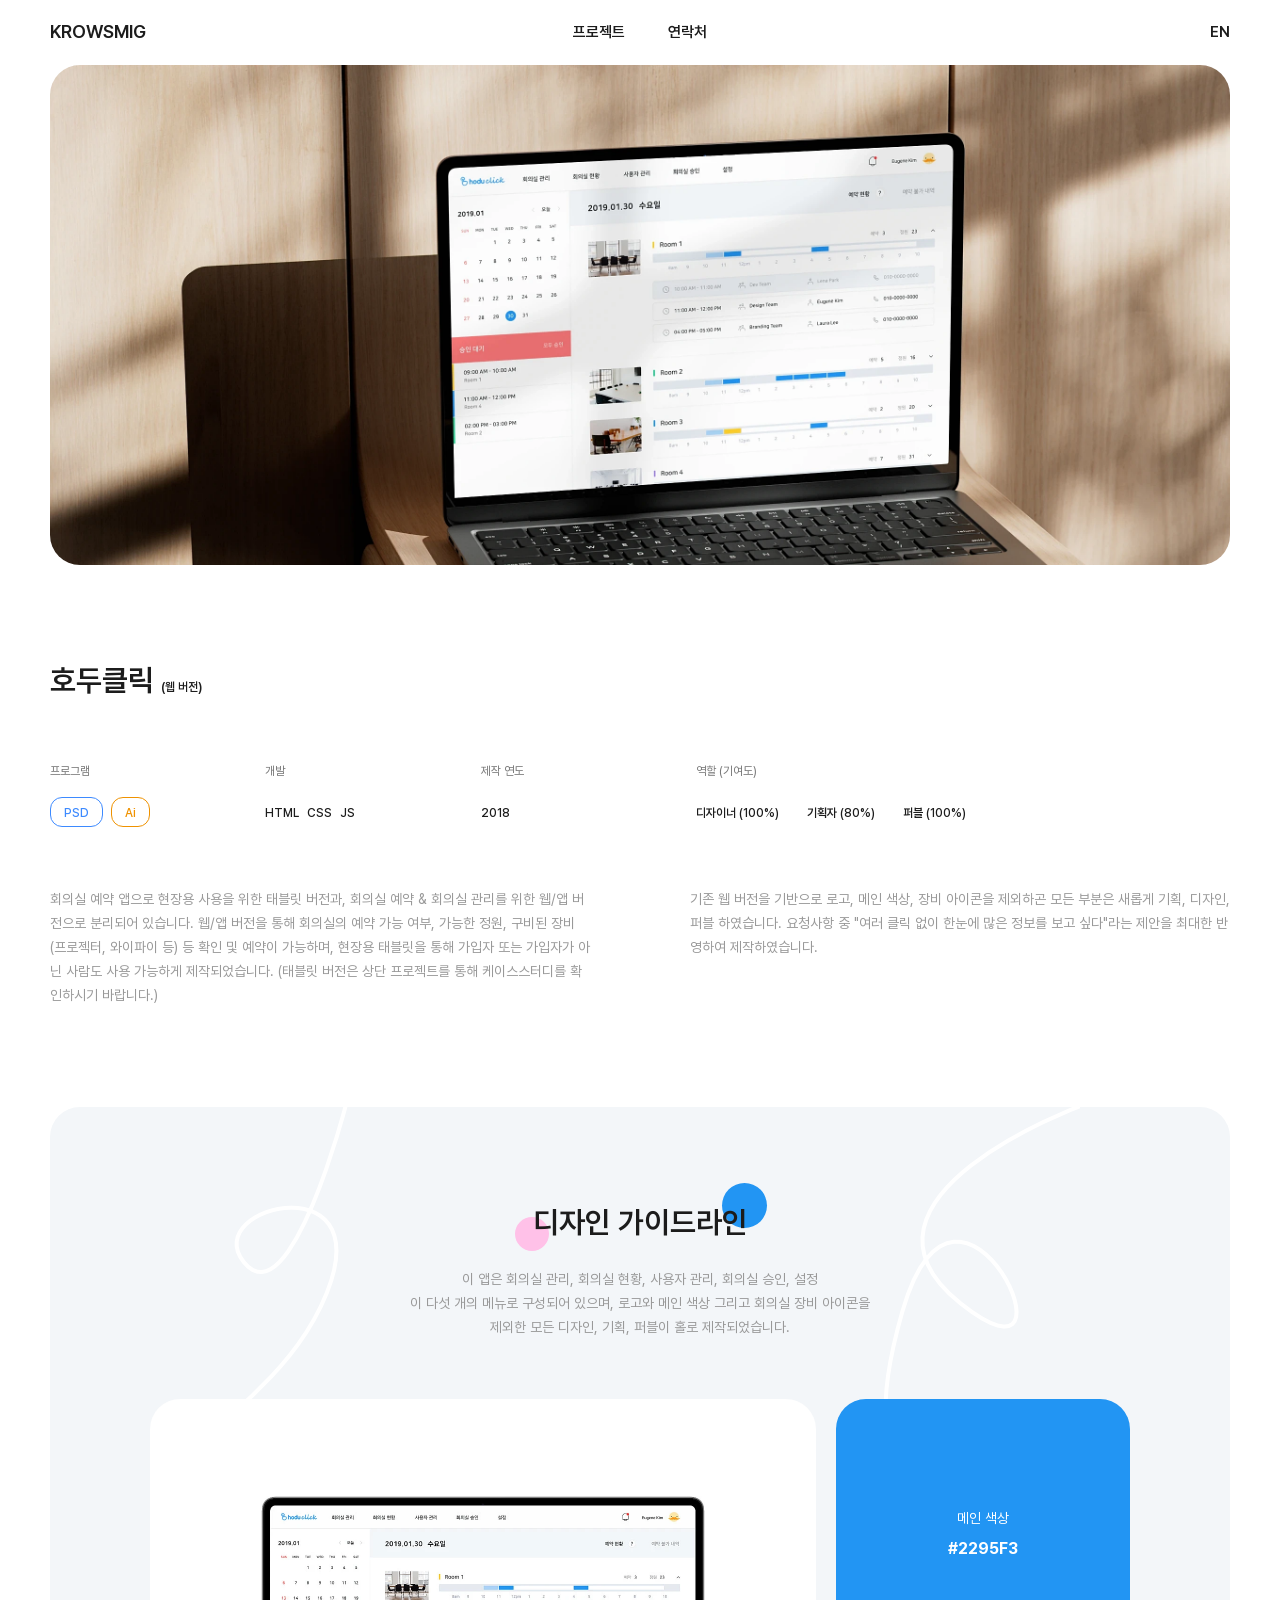
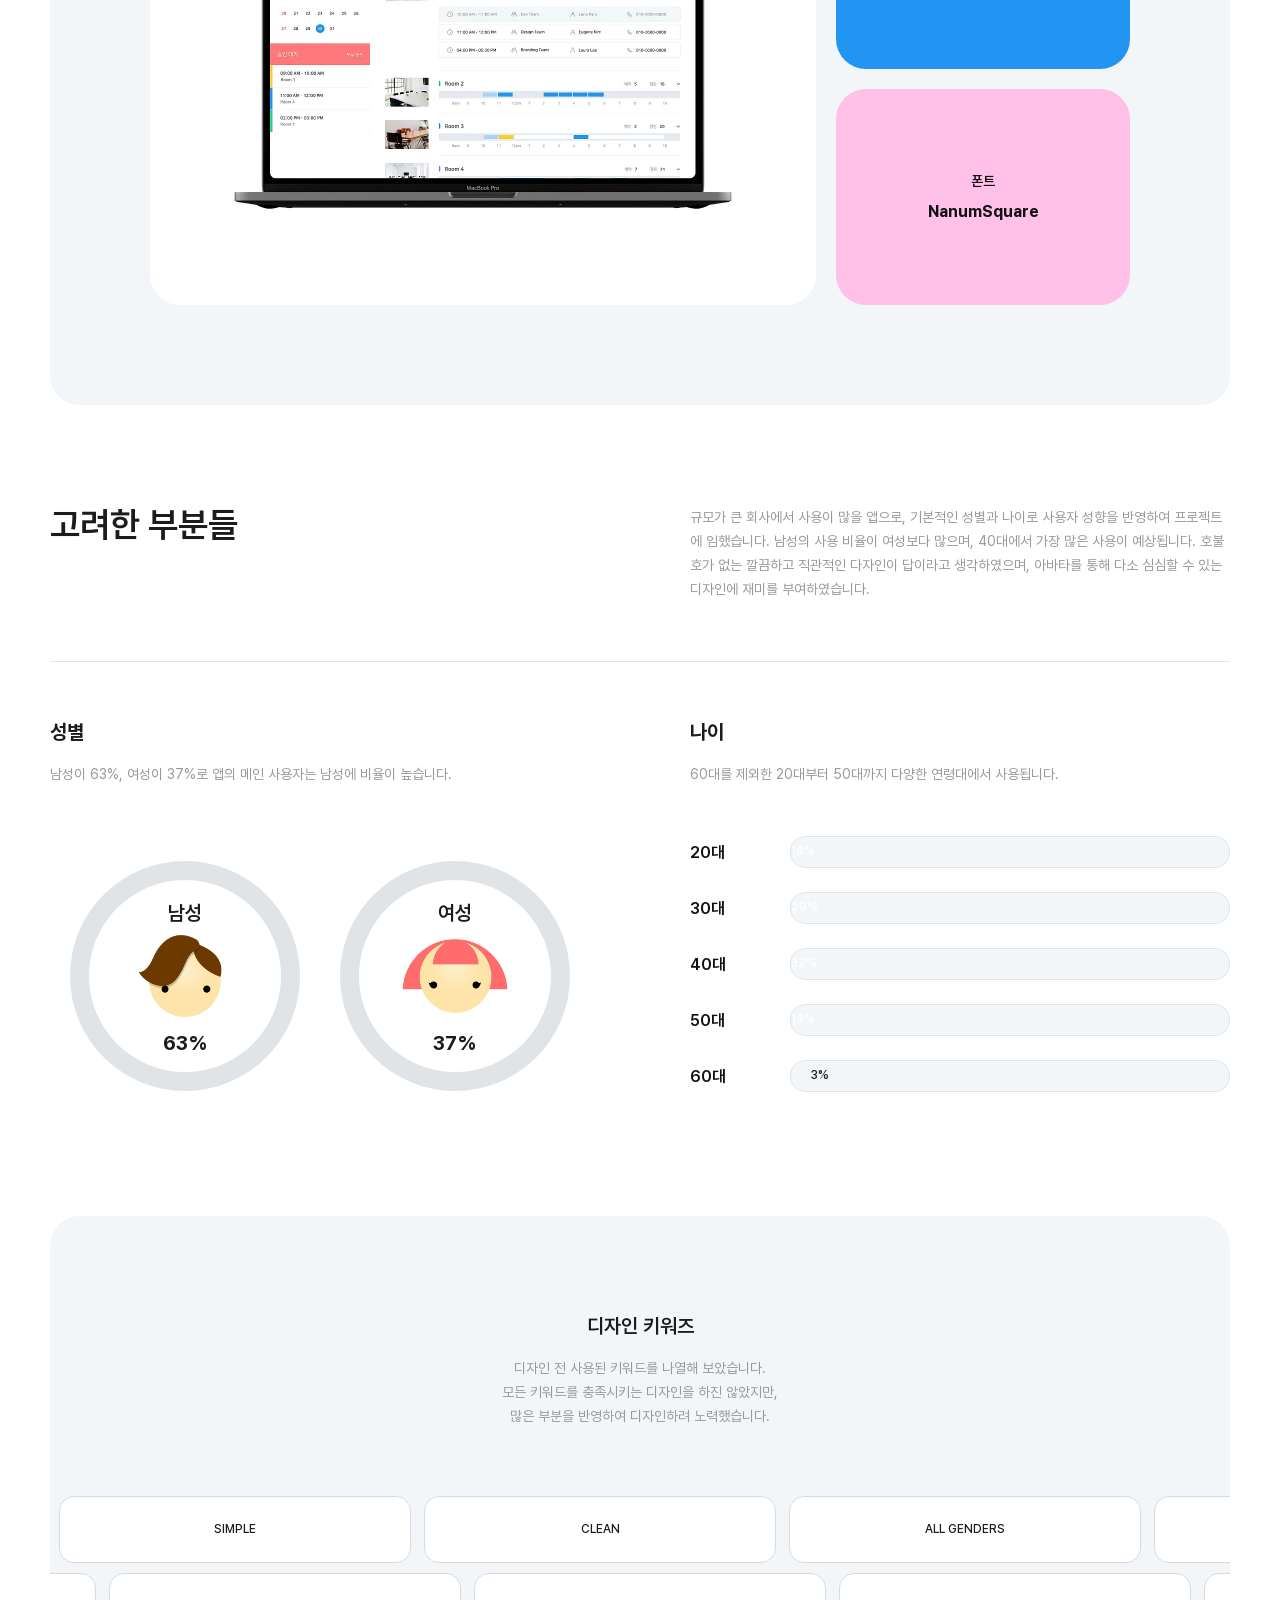
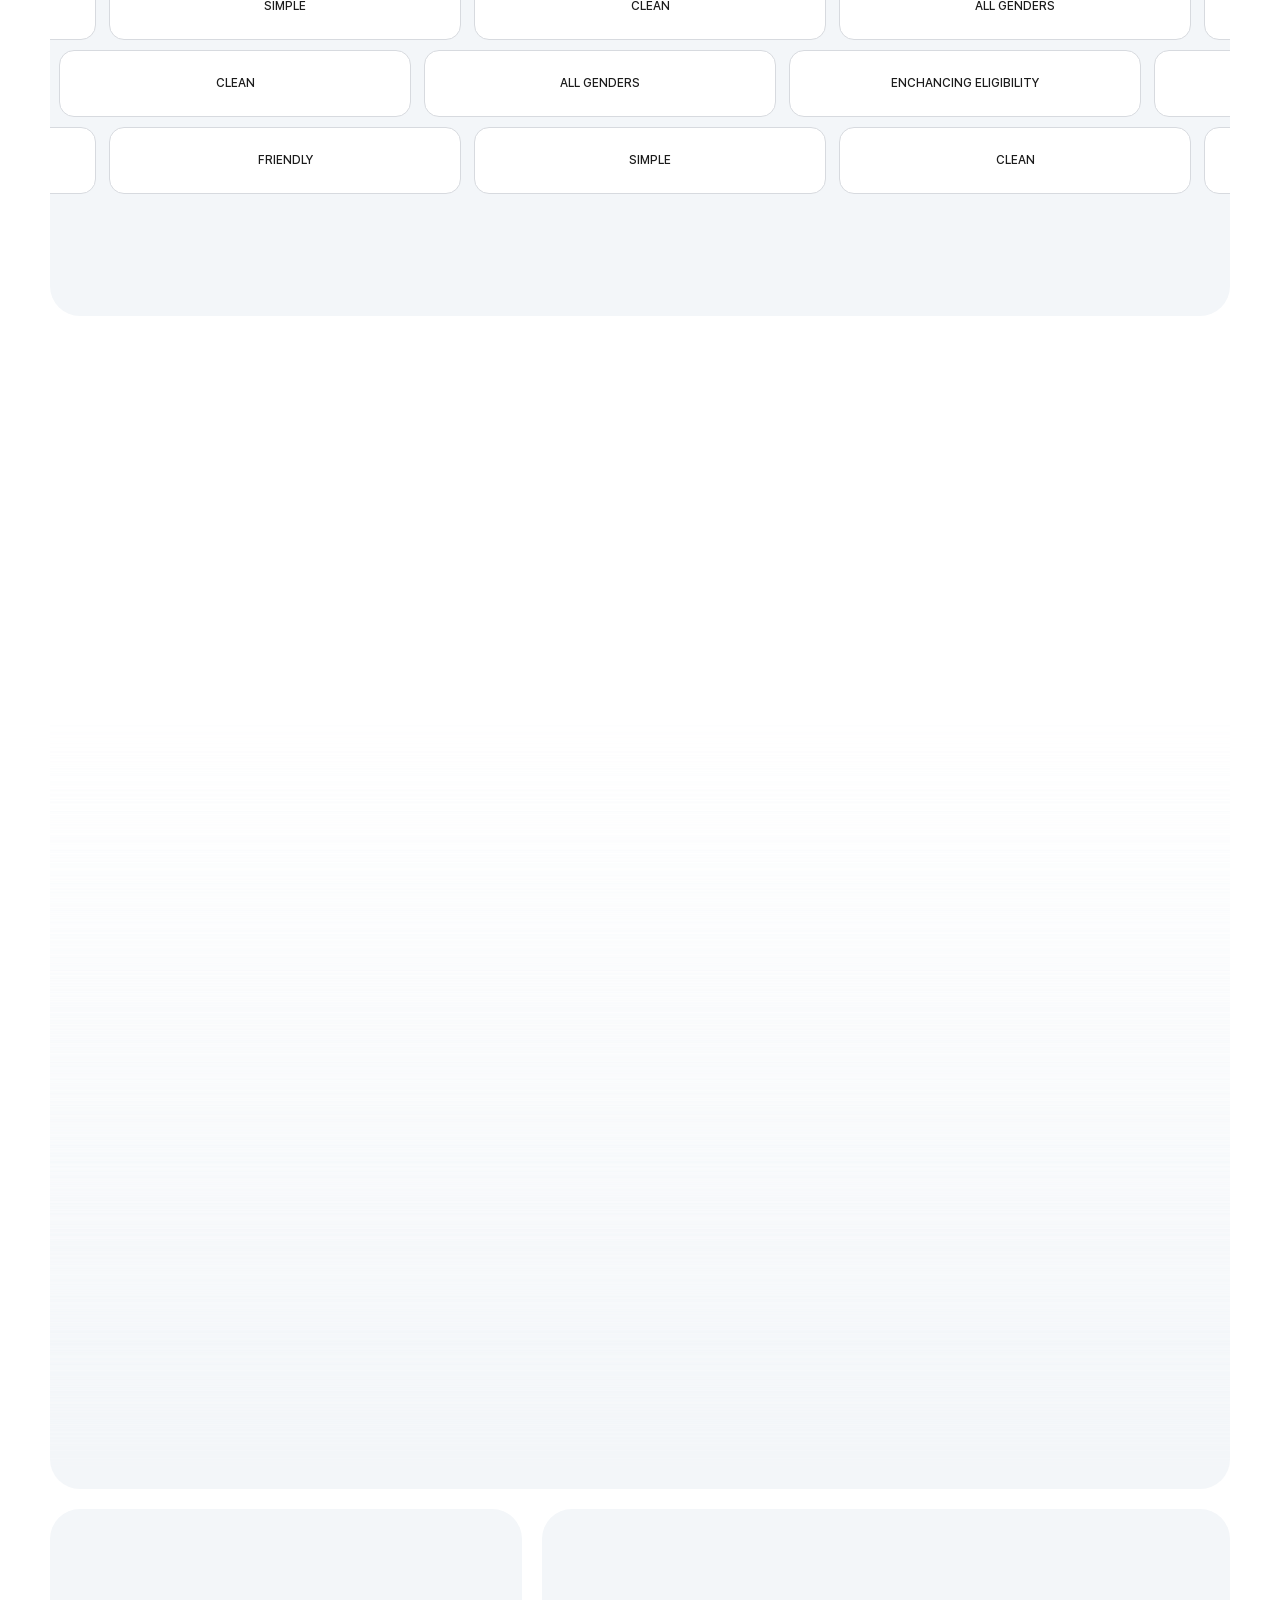
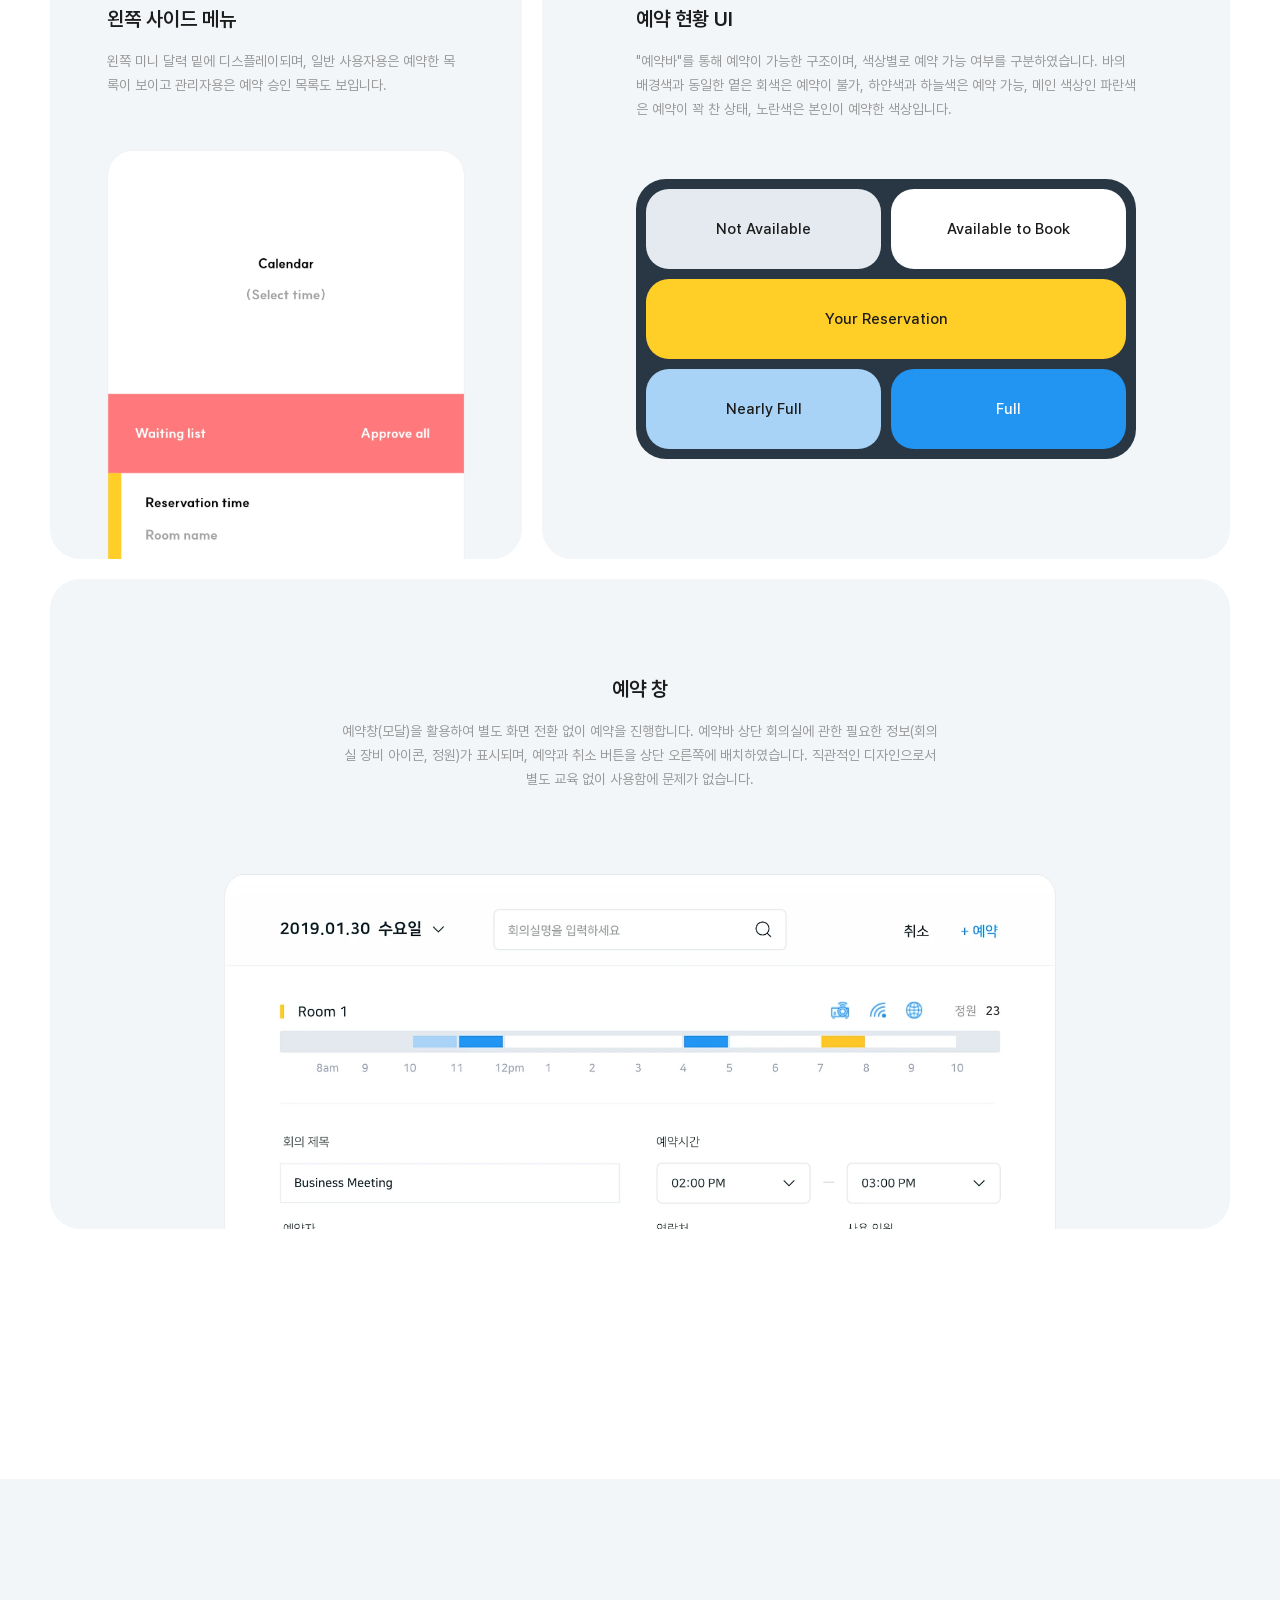
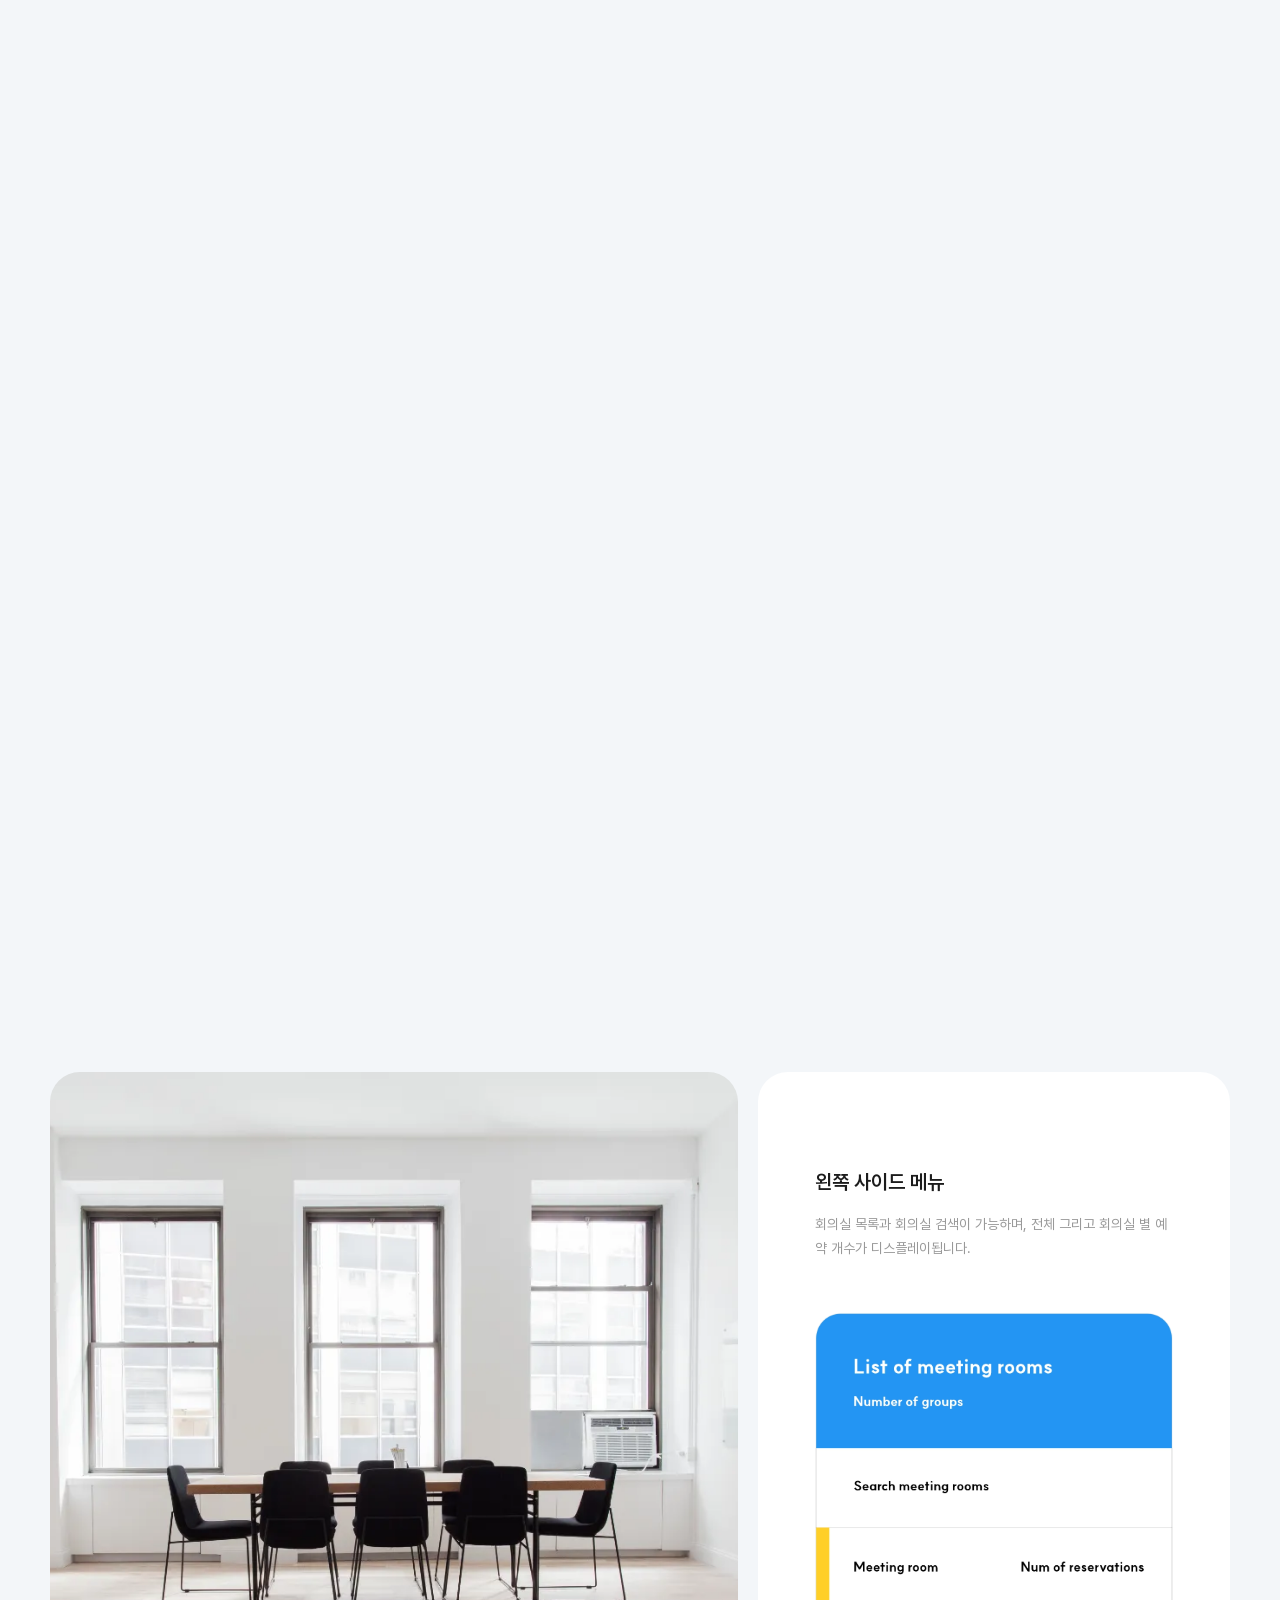
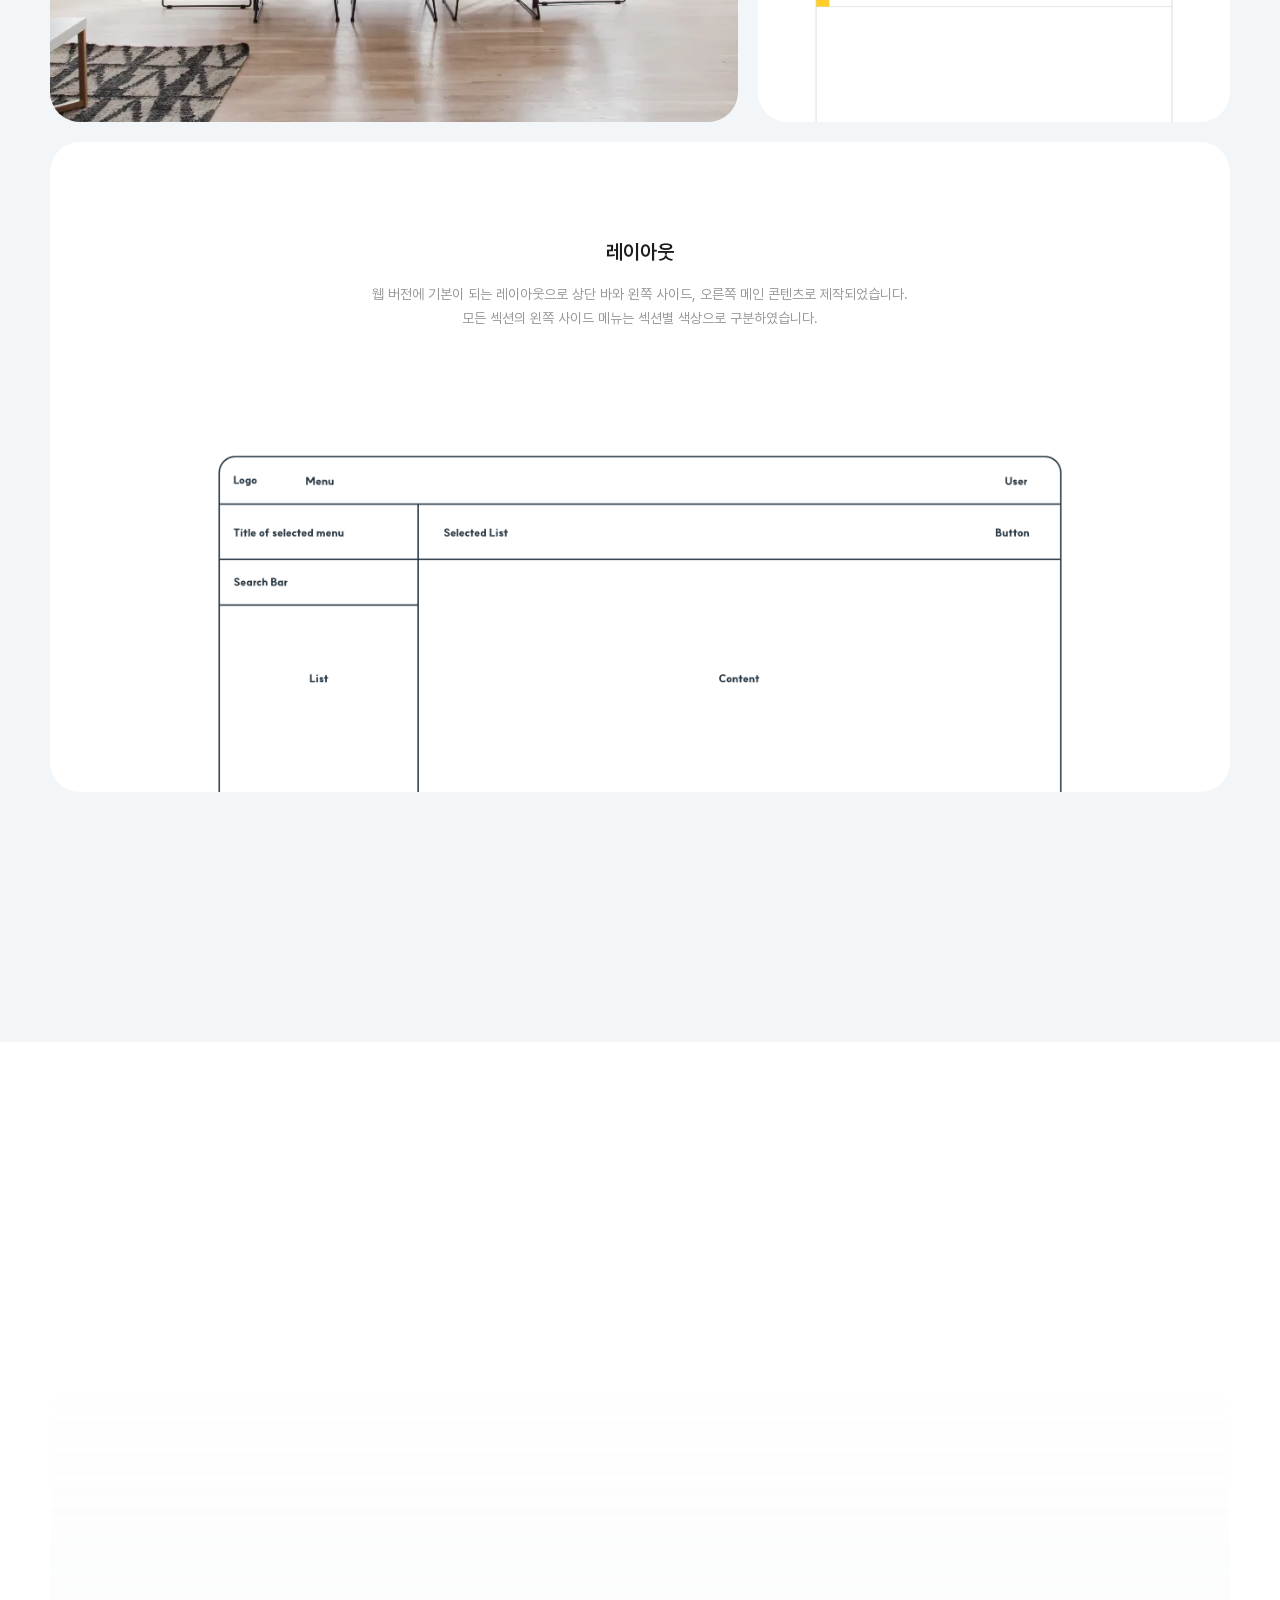
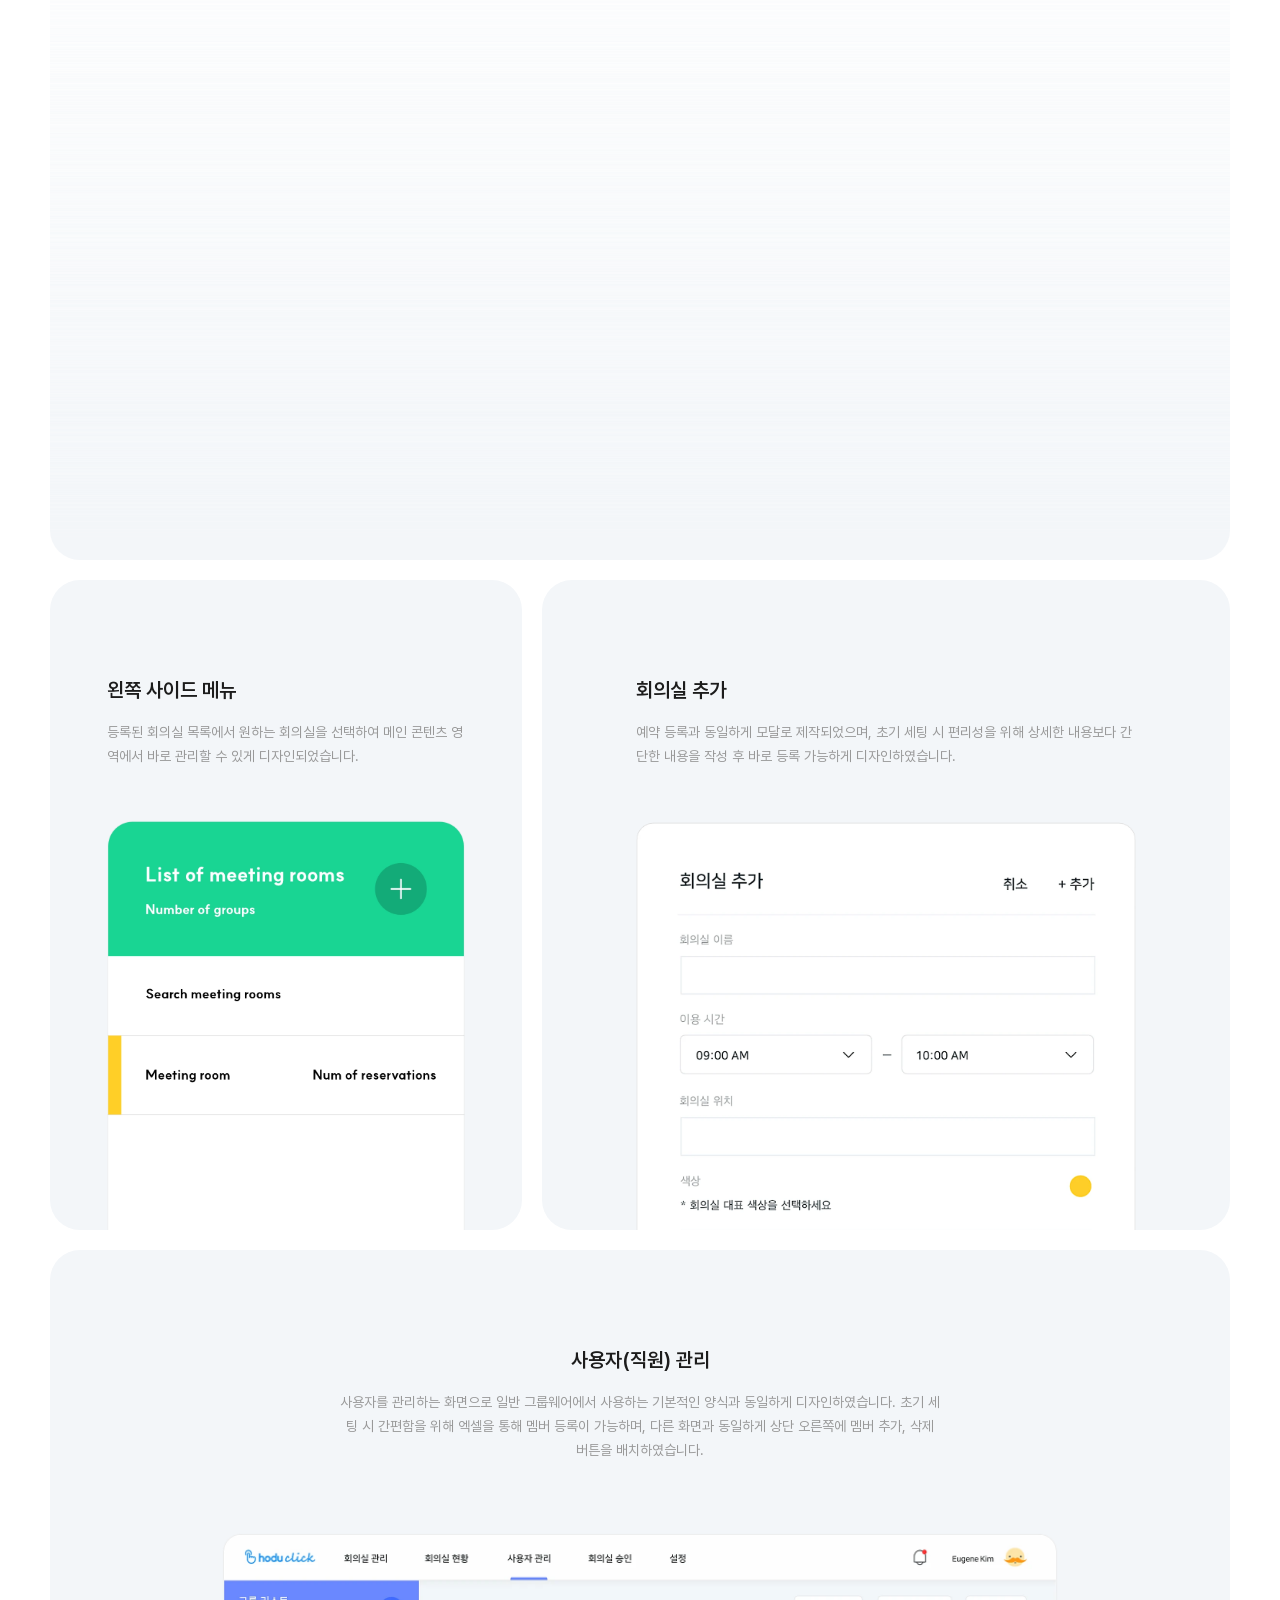
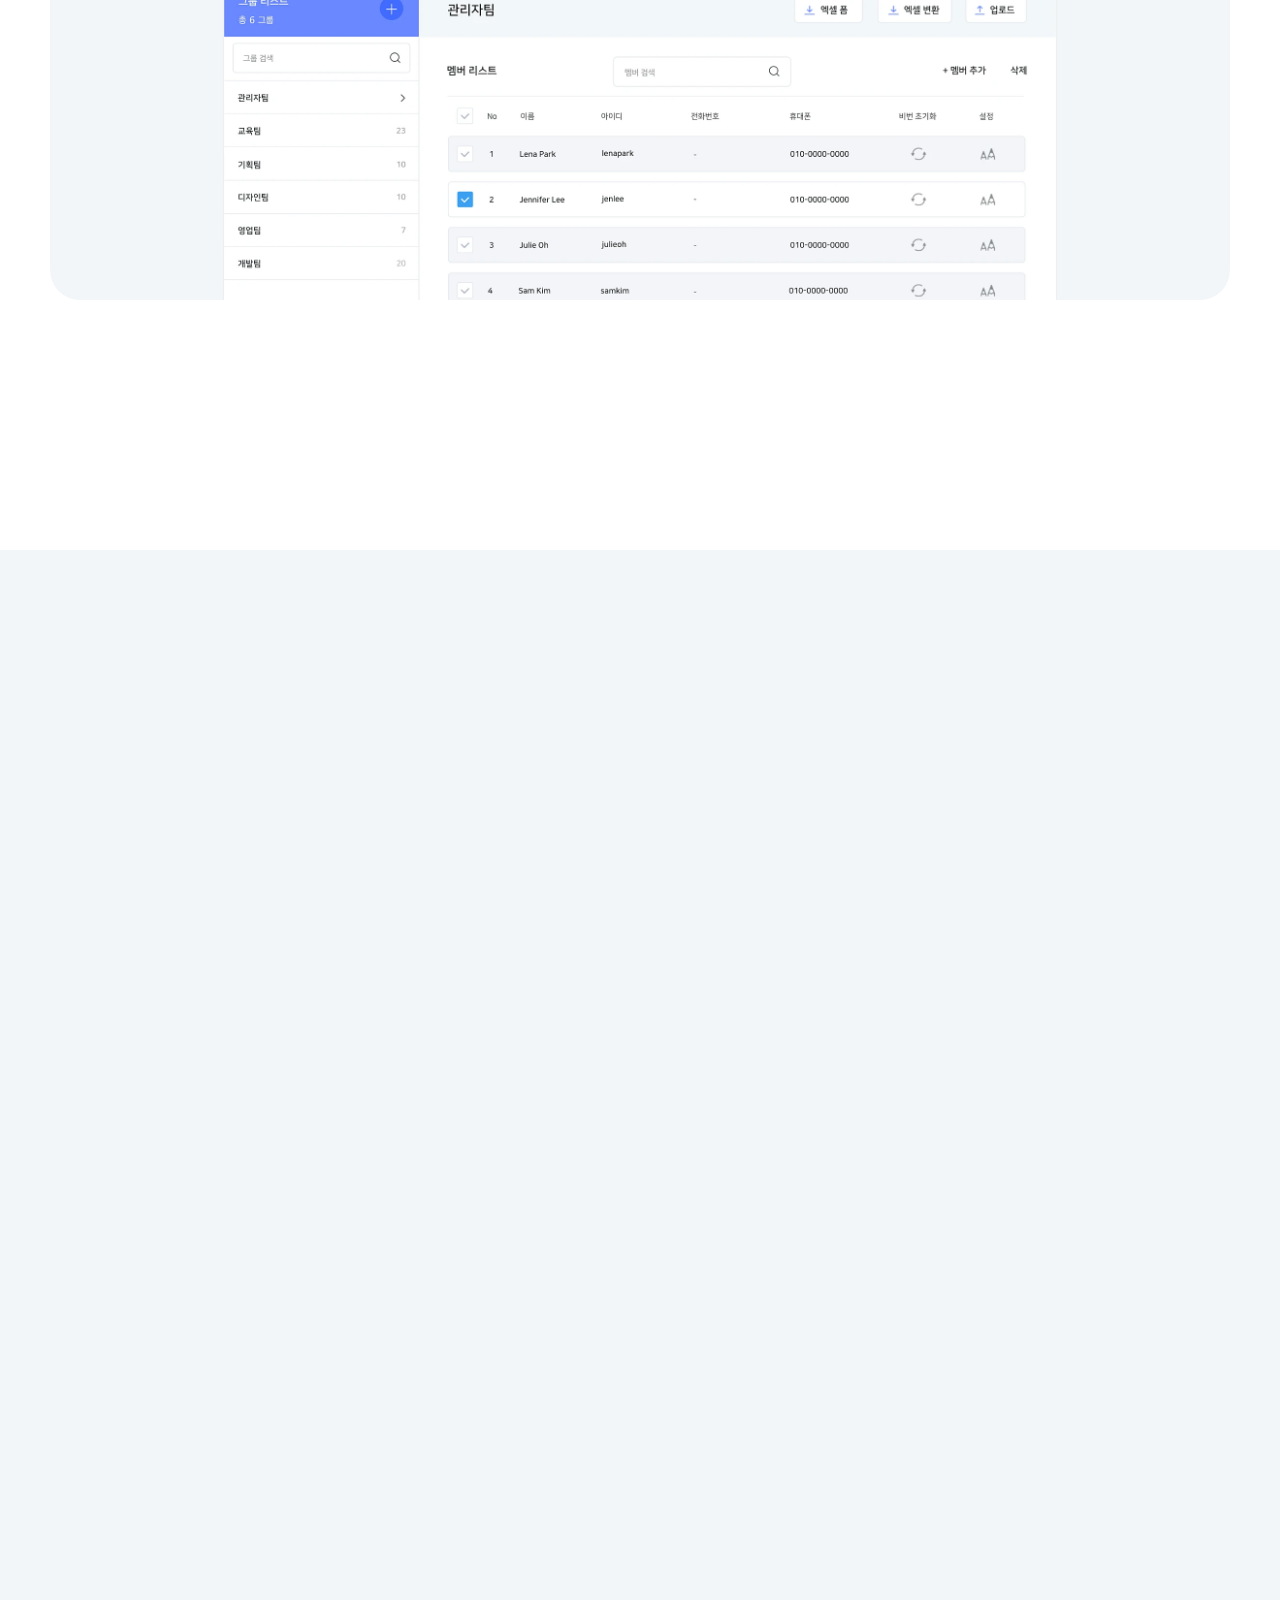
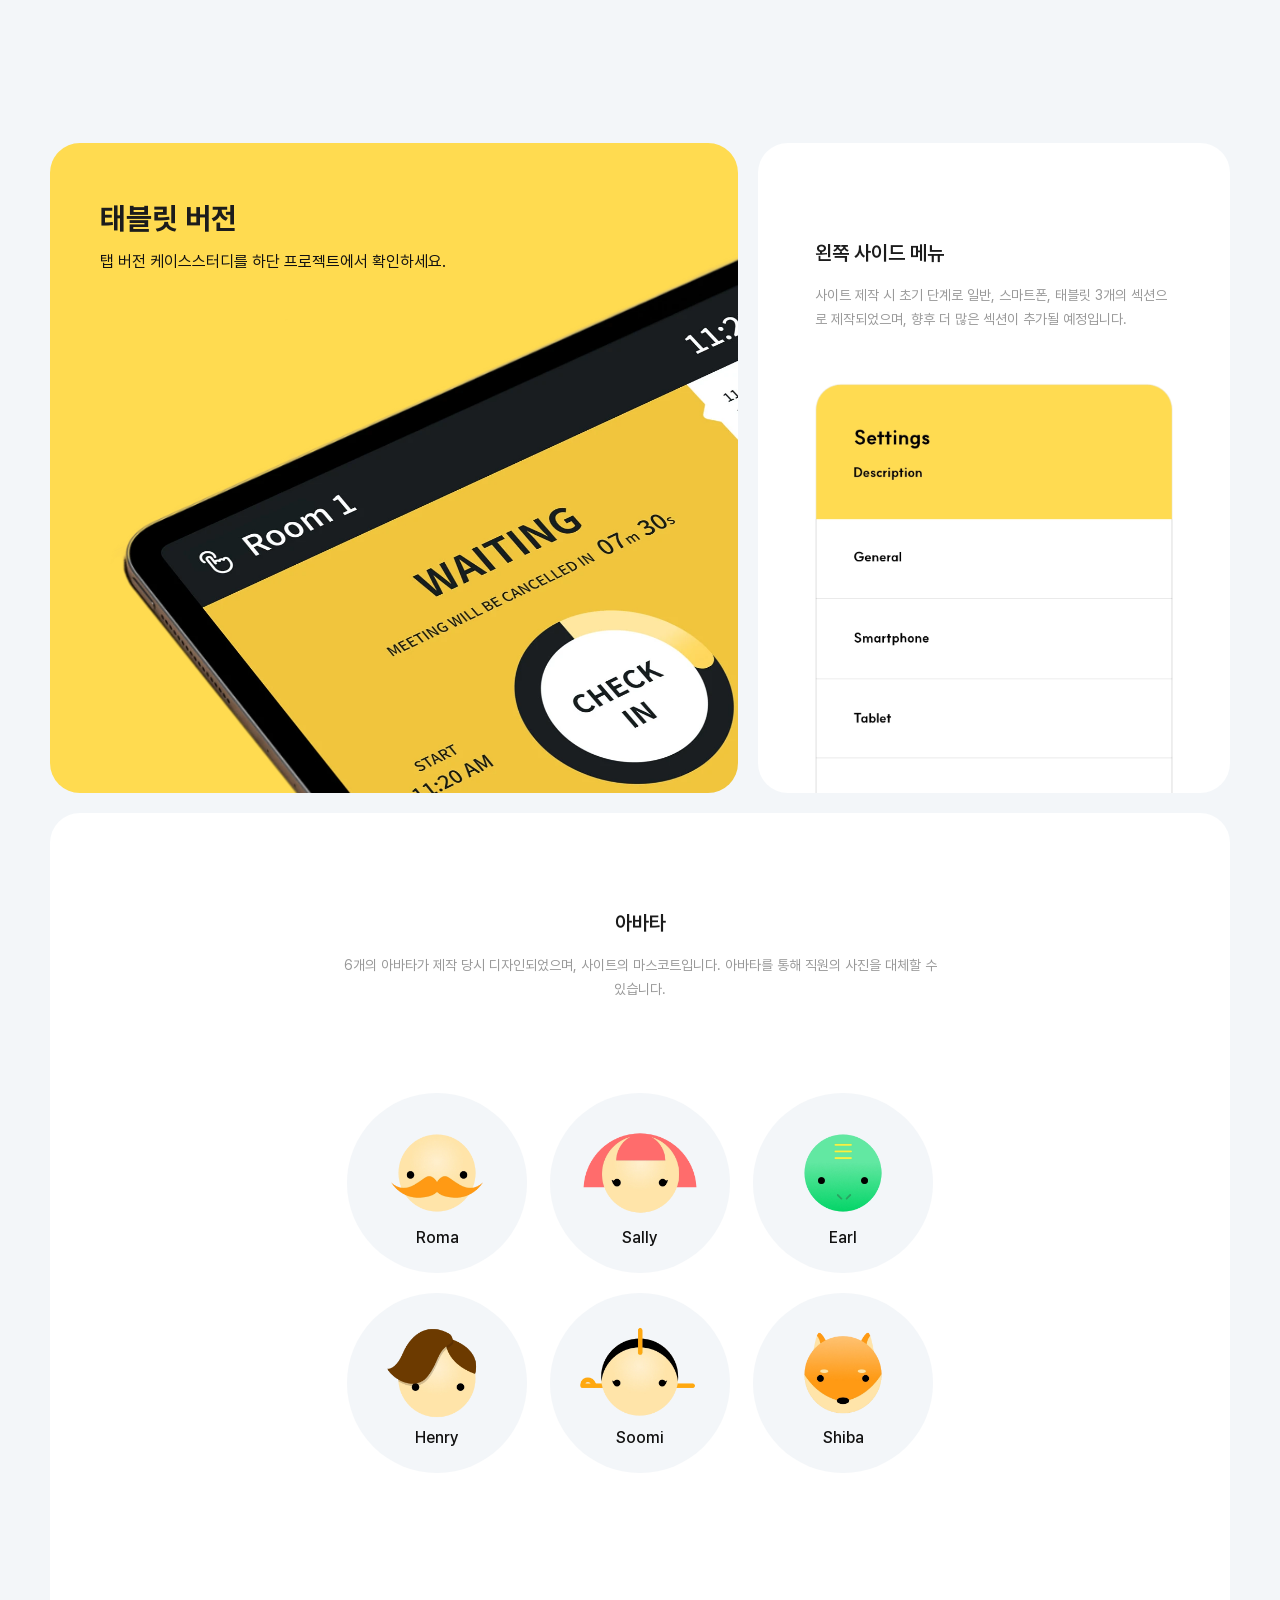
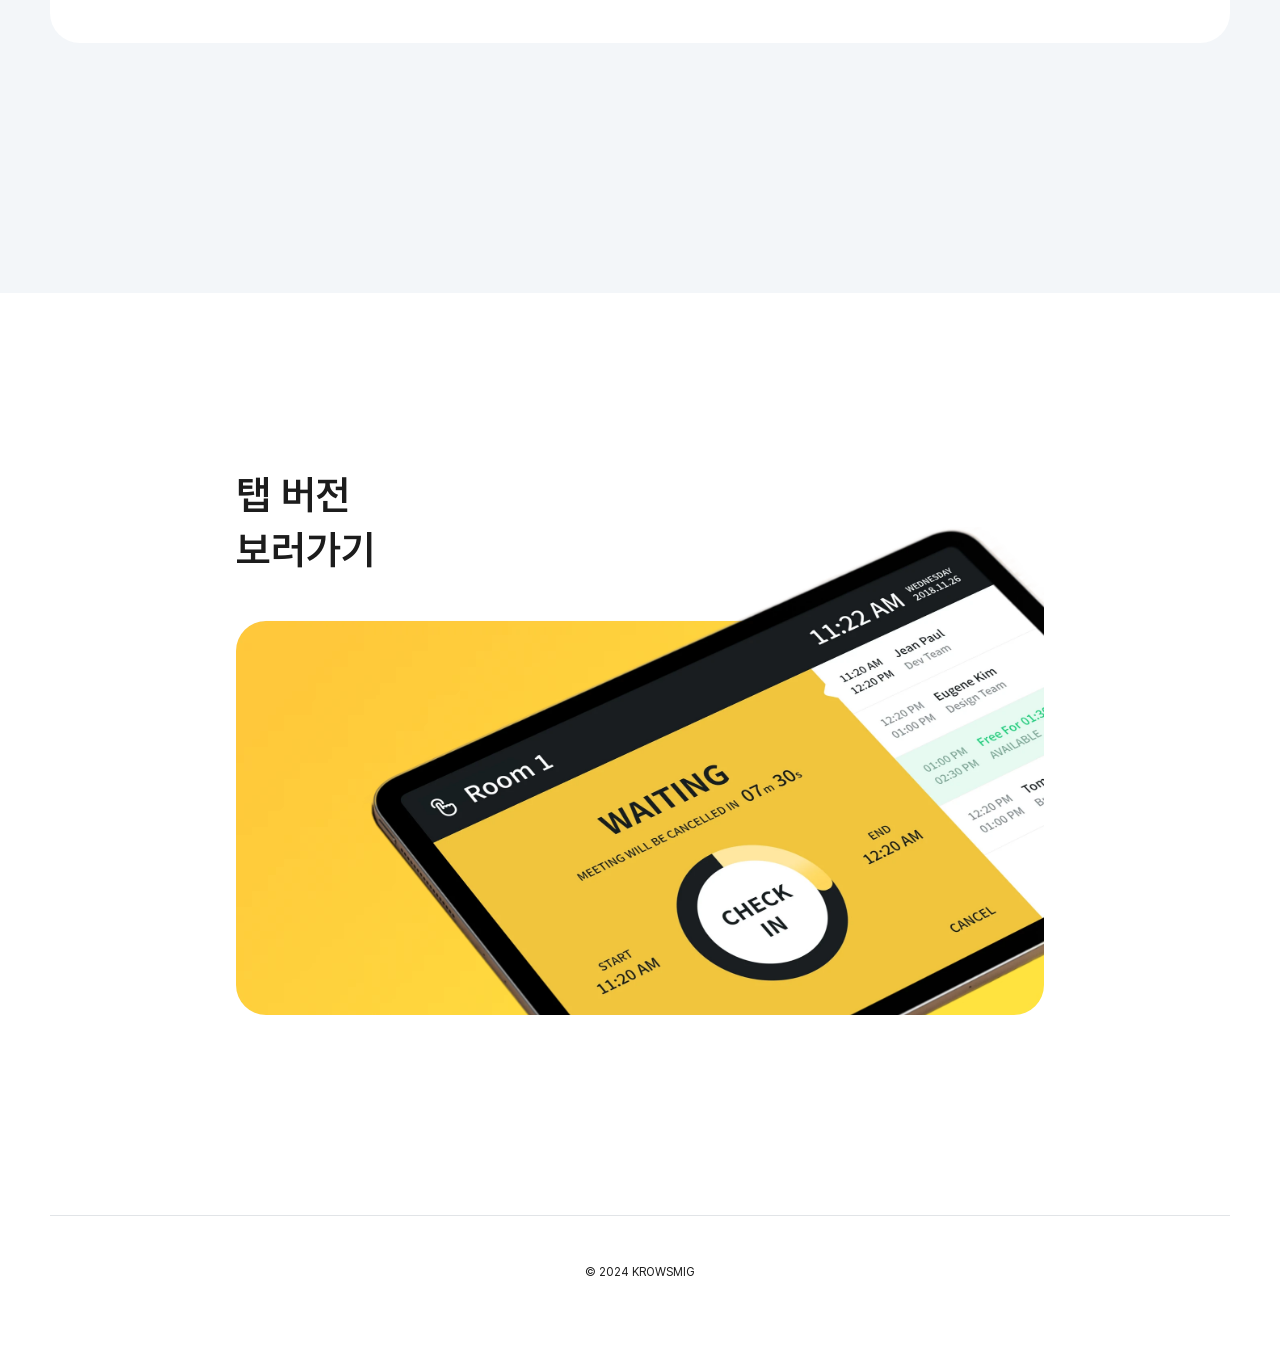
<file: kr/hdck.html>
<!DOCTYPE html>
<html lang="ko">
 	<head>
		<meta charset="utf-8">
		<meta name="viewport" content="width=device-width, initial-scale=1.0">
		<title>호두클릭 | KROWSMIG</title>
		<meta name="description" content="회의실 관리와 예약이 가능한 호두클릭 웹 버전의 케이스스터디 페이지입니다. KROWSMIG은 퍼블리싱이 가능한 웹/앱디자이너의 포트폴리오 사이트입니다.">
		<meta name="keywords" content="호두클릭, 회의실 관리, 회의실 예약, 웹디자이너, 앱디자이너, 퍼블리셔, HTML, CSS, jQuery, Web Designer, App Designer, KROWSMIG">
		<link rel="icon" href="../images/main/favicon.png">
		<link rel="stylesheet" type="text/css" href="../css/default.css">
		<link rel="stylesheet" type="text/css" href="../css/common.css">
		<link rel="stylesheet" type="text/css" href="../css/hdck.css">
		
		
		<script src="../js/jquery.js"></script>
		<script src="../js/sub_script.js"></script>
		<script src="../js/hdck_script.js"></script>

		<style type="text/css">
		</style>

		<script type="text/javascript">
		</script>
		
		<!-- Google tag (gtag.js) -->
		<script async src="https://www.googletagmanager.com/gtag/js?id=G-4524T4PMET"></script>
		<script>
		  window.dataLayer = window.dataLayer || [];
		  function gtag(){dataLayer.push(arguments);}
		  gtag('js', new Date());
		
		  gtag('config', 'G-4524T4PMET');
		</script>
	</head>
	<body>
		<!-- #wrapper -->
		<div id="wrapper">
			<!-- .main_bg -->
			<div class="main_div">

				<!-- #gnb -->
				<section id="gnb">
					<div class="top_div">
						<div class="rel_div">
							<h1><a href="../index.html" class="logo"><span class="img_logo">KROWSMIG</span></a></h1>
							<div class="right">
								<a href="../en/hdck.html" class="">EN</a>	
								<a href="#" class="on">한글</a>
							</div>
							<!-- .nav -->
							<div class="nav">
								<div class="burger">
									<h2>메뉴</h2>
									<a href="">
										<span></span>
										<span></span>
										<span></span>
									</a>
								</div>
								<nav>
									<a href="#projects" class="">프로젝트</a>	
									<a href="#about" class="">연락처</a>
								</nav>
							</div>
							<!-- .nav ends -->
							<div class="btm_line"><span></span></div>
						</div>
					</div>
				</section>
				<!-- #gnb ends -->


				<!-- #menu_div -->
				<div id="menu_div">
					<div class="menu_div">
						<ul>
							<li><a href="../kr/ltch.html">LITCH <span>뮤직 & OTT</span></a></li>
							<li><a href="../kr/jndk.html">JANDIK <span>온라인 쇼핑몰</span></a></li>
							<li><a href="../kr/hdwk.html">호두웍스 <span>전자결재</span></a></li>
							<li><a href="../kr/hdhm.html">호두홈 <span>핫플 & 중고거래</span></a></li>
							<li><a href="../kr/hddc.html">호두닥 <span>병원 예약</span></a></li>
							<li><a href="../kr/hd.html">호두 <span>일정관리</span></a></li>
							<li><a href="../kr/hdck_tb.html">호두클릭 (탭 버전) <span>회의실 예약</span></a></li>
						</ul>
					</div>
					<div class="cont_div">
						<a href="mailto:krowsmig@gmail.com" title="클릭해서 이메일을 보내세요">이메일 보내기 <span>화살표</span></a>
					</div>
				</div>

				<!-- #main -->
				<section id="main">
					<div class="main wd_1920">
						<p class="brdr main_bg mgn_btm_100"><span class="main_img brdr">image of the web version of hoduclick</span></p>
						
					</div>
					<div class="quick_div wd_1920 pd_btm_160">
						<h1 class="fnt_30 pd_btm_40">호두클릭 <span>(웹 버전)</span></h1>
						<ul class="summary_ul pd_btm_60">
							<li class="pr_li">
								<p class="title">프로그램</p>
								<p>
									<span class="psd">PSD</span>
									<span class="ai">Ai</span>
								</p>
							</li>
							<li class="la_li">
								<p class="title">개발</p>
								<p>
									<span>HTML</span>
									<span>CSS</span>
									<span>JS</span>
								</p>
							</li>
							<li class="yy_li">
								<p class="title">제작 연도</p>
								<p><span>2018</span></p>
							</li>
							<li class="in_li">
								<p class="title">역할 (기여도)</p>
								<p>디자이너 <span>(100%)</span>
								</p>
								<p>기획자 <span>(80%)</span>
								</p>
								<p>퍼블 <span>(100%)</span>
								</p>
							</li>
						</ul>
						<div class="description_div">
							<p class="fnt_14 first_p">
								회의실 예약 앱으로 현장용 사용을 위한 태블릿 버전과, 회의실 예약 & 회의실 관리를 위한 웹/앱 버전으로 분리되어 있습니다. 웹/앱 버전을 통해 회의실의 예약 가능 여부, 가능한 정원, 구비된 장비(프로젝터, 와이파이 등) 등 확인 및 예약이 가능하며, 현장용 태블릿을 통해 가입자 또는 가입자가 아닌 사람도 사용 가능하게 제작되었습니다. (태블릿 버전은 상단 프로젝트를 통해 케이스스터디를 확인하시기 바랍니다.)
							</p> 

							<p class="fnt_14 last_p">
								기존 웹 버전을 기반으로 로고, 메인 색상, 장비 아이콘을 제외하곤 모든 부분은 새롭게 기획, 디자인, 퍼블 하였습니다. 요청사항 중 "여러 클릭 없이 한눈에 많은 정보를 보고 싶다"라는 제안을 최대한 반영하여 제작하였습니다.
								
							</p>
						</div>
					</div>
					<div class="guide_div wd_1920 ">
						<div class="grey_bg brdr pd_tp_160 pd_btm_160">
							<span class="deco_line line_1"></span>
							<span class="deco_line line_2"></span>
							<span class="deco_dot dot_1 pink"></span>
							<span class="deco_dot dot_2 hdck"></span>
							<h2 class="fnt_30">디자인 가이드라인</h2>
							<p class="des fnt_14">이 앱은 회의실 관리, 회의실 현황, 사용자 관리, 회의실 승인, 설정 <span class="break_line"></span>
							이 다섯 개의 메뉴로 구성되어 있으며, 로고와 메인 색상 그리고 회의실 장비 아이콘을 <span class="break_line"></span>
							제외한 모든 디자인, 기획, 퍼블이 홀로 제작되었습니다.</p>

							<ul class="guide_ul ">
								<li class="web_li">
									<p class="brdr">웹 화면</p>
								</li>
								<li class="main_li">
									<p class="brdr hdck">
										<span class="title fnt_14">메인 색상</span>
										<span class="des fnt_16">#2295F3</span>
									</p>
								</li>
								<li class="font_li">
									<p class="brdr pink">
										<span class="title fnt_14">폰트</span>
										<span class="des fnt_16">NanumSquare</span>
									</p>
								</li>
							</ul>
						</div>
					</div>
				</section>
				<!-- #main ends -->

				<!-- #contents -->
				<div id="contents" class="">
					<!-- #target -->
					<section id="target">
						<div class="target_div wd_1920 pd_tp_160">
							<h1 class="fnt_50">고려한 부분들</h1>
							<div class="description_div">
								<p class="fnt_14 first_p">
									규모가 큰 회사에서 사용이 많을 앱으로, 기본적인 성별과 나이로 사용자 성향을 반영하여 프로젝트에 임했습니다. 남성의 사용 비율이 여성보다 많으며, 40대에서 가장 많은 사용이 예상됩니다.
									호불호가 없는 깔끔하고 직관적인 다자인이 답이라고 생각하였으며, 아바타를 통해 다소 심심할 수 있는 디자인에 재미를 부여하였습니다.
								</p>
							</div>
							<ul class="target_ul mgn_tp_60 pd_tp_60">
								<li class="gender_li">
									<p class="title fnt_20">성별</p>
									<p class="des fnt_14">남성이 63%, 여성이 37%로 앱의 메인 사용자는 남성에 비율이 높습니다.</p>
									<ul class="gender_ul">
										<li class="gender_graph_li">
											<ul class="detail_ul">
												<li class="gender_img_1">
													<span class="chart_span two_panels">
														<svg viewBox="0 0 63.6619772368 63.6619772368">
															<circle class="pie1" style="stroke:#2295F3;" cx="31.8309886184" cy="31.8309886184" r="15.9154943092"/>
															<circle class="pie2" style="stroke:#e1e4e7;" cx="31.8309886184" cy="31.8309886184" r="15.9154943092"/>
														</svg>
													</span>
													<ul class="gen_ul ic_p">
														<li>
															<h2 class="fnt_20">남성</h2>
														</li>
														<li>
															<p class="fnt_20">63%</p>
														</li>
													</ul>
												</li>
												<li class="gender_img_2">
													<span class="chart_span two_panels second">
														<svg viewBox="0 0 63.6619772368 63.6619772368">
															<circle class="pie1" style="stroke:#2295F3;" cx="31.8309886184" cy="31.8309886184" r="15.9154943092"/>
															<circle class="pie2" style="stroke:#e1e4e7;" cx="31.8309886184" cy="31.8309886184" r="15.9154943092"/>
														</svg>
													</span>
													<ul class="gen_ul ic_p">
														<li>
															<h2 class="fnt_20">여성</h2>
														</li>
														<li>
															<p class="fnt_20">37%</p>
														</li>
													</ul>
												</li>
											</ul>
										</li>
									</ul>
								</li>
								<li class="age_li">
									<p class="title fnt_20">나이</p>
									<p class="des fnt_14">60대를 제외한 20대부터 50대까지 다양한 연령대에서 사용됩니다.</p>
									<ul class="age_ul">
										<li class="">
											<ul class="detail_ul">
												<li class="li_1">
													<h2 class="fnt_16">20대</h2>
													<p class="grey_bg"><span class="color_span hdck">18%</span></p>
												</li>
												<li class="li_2">
													<h2 class="fnt_16">30대</h2>
													<p class="grey_bg"><span class="color_span hdck">29%</span></p>
												</li>
												<li class="li_3">
													<h2 class="fnt_16">40대</h2>
													<p class="grey_bg"><span class="color_span hdck">32%</span></p>
												</li>
												<li class="li_4">
													<h2 class="fnt_16">50대</h2>
													<p class="grey_bg"><span class="color_span hdck">19%</span></p>
												</li>
												<li class="li_5">
													<h2 class="fnt_16">60대</h2>
													<p class="grey_bg"><span class="color_span hdck"></span> 3%</p>
												</li>
											</ul>
										</li>
									</ul>
								</li>
								<li class="design_li grey_bg brdr mgn_tp_100 pd_tp_100 pd_btm_100">
									<h2 class="fnt_20">디자인 키워즈</h2>
									<p class="des fnt_14">디자인 전 사용된 키워드를 나열해 보았습니다. <span class="break_line"></span>
										모든 키워드를 충족시키는 디자인을 하진 않았지만, <span class="break_line"></span>
										많은 부분을 반영하여 디자인하려 노력했습니다.</p>
									<ul class="design_ul">
										<li class="li_1">
											<ul>
												<li>SIMPLE</li>
												<li>CLEAN</li>
												<li>ALL GENDERS</li>
												<li>ENCHANCING ELIGIBILITY</li>
												<li>FRIENDLY</li>
												<li>SIMPLE</li>
												<li>CLEAN</li>
											</ul>
										</li>
										<li class="li_2">
											<ul>
												<li>ENCHANCING ELIGIBILITY</li>
												<li>FRIENDLY</li>
												<li>SIMPLE</li>
												<li>CLEAN</li>
												<li>ALL GENDERS</li>
												<li>ENCHANCING ELIGIBILITY</li>
												<li>FRIENDLY</li>
											</ul>
										</li>
										<li class="li_3">
											<ul>
												<li>CLEAN</li>
												<li>ALL GENDERS</li>
												<li>ENCHANCING ELIGIBILITY</li>
												<li>FRIENDLY</li>
												<li>SIMPLE</li>
												<li>CLEAN</li>
												<li>ENCHANCING ELIGIBILITY</li>
											</ul>
										</li>
										<li class="li_4">
											<ul>
												<li>ALL GENDERS</li>
												<li>ENCHANCING ELIGIBILITY</li>
												<li>FRIENDLY</li>
												<li>SIMPLE</li>
												<li>CLEAN</li>
												<li>ALL GENDERS</li>
												<li>ENCHANCING ELIGIBILITY</li>
											</ul>
										</li>
									</ul>
								</li>
							</ul>
						</div>
					</section>
					<!-- #target ends -->

					<!-- #img_title_1 -->
					<section id="img_title_1" class="wd_100 mgn_tp_160">
						<div class="img_title_div wd_1920 pd_tp_160">
							<span class="deco_dot red"></span>
							<div class="title_div gradi_bg pd_btm_100">
								<h1 class="fnt_50">회의실을<br> 예약하세요</h1>
								<p class="des fnt_14">메인 화면으로 미니 달력과 왼쪽 사이드 메뉴가 있으며, 메인 콘텐츠는 등록된 회의실 목록이 있습니다. <span class="break_line"></span>
									회의실 사진 및 간단한 정보 그리고 예약 현황과 색상으로 구별 가능한 "예약바"가 디스플레이 됩니다.</p>
								<p class="img_title_1 mgn_tp_100">호두클릭 메인 화면</p>
							</div>
						</div>
					</section>
					<!-- #img_title_1 ends -->
					<!-- #content_1 -->
					<section id="content_1" class="wd_1920 ">
						<div class="content_div">
							<ul>
								<li class="li_1 wd_40per">
									<div class="grey_bg brdr">
										<dl>
											<dt class="fnt_20">왼쪽 사이드 메뉴</dt>
											<dd class="des fnt_14">왼쪽 미니 달력 밑에 디스플레이되며, 일반 사용자용은 예약한 목록이 보이고 관리자용은 예약 승인 목록도 보입니다.
											</dd>
											<dd class="content_dd">
												image of left side menu
											</dd>
										</dl>
									</div>
								</li>
								<li class="li_2 wd_60per lt">
									<div class="grey_bg brdr">
										<dl>
											<dt class="fnt_20">예약 현황 UI</dt>
											<dd class="des fnt_14">"예약바"를 통해 예약이 가능한 구조이며, 색상별로 예약 가능 여부를 구분하였습니다. 바의 배경색과 동일한 옅은 회색은 예약이 불가, 하얀색과 하늘색은 예약 가능, 
												메인 색상인 파란색은 예약이 꽉 찬 상태, 노란색은 본인이 예약한 색상입니다.
											</dd>
										</dl>
										<ul class="res_ui brdr">
											<li class="li_1">
												<span class="sp_1 grey_blue">Not Available</span>
											</li>
											<li class="li_2">
												<span class="sp_2">Available to Book</span>
											</li>
											<li class="li_3">
												<span class="sp_3 yellow">Your Reservation</span>
											</li>
											<li class="li_4">
												<span class="sp_4 l_blue">Nearly Full</span>
											</li>
											<li class="li_5">
												<span class="sp_5 hdck">Full</span>
											</li>
										</ul>
									</div>
								</li>
								<li class="li_3">
									<div class="grey_bg brdr">
										<dl>
											<dt class="fnt_20">예약 창</dt>
											<dd class="des fnt_14">예약창(모달)을 활용하여 별도 화면 전환 없이 예약을 진행합니다. 예약바 상단 회의실에 관한 필요한 정보(회의실 장비 아이콘, 정원)가 표시되며, 예약과 취소 버튼을 상단 오른쪽에 배치하였습니다. 직관적인 디자인으로서 별도 교육 없이 사용함에 문제가 없습니다.
											</dd>
											<dd class="content_dd">
												image of reservaton modal
											</dd>
										</dl>
									</div>
								</li>
							</ul>
							
						</div>
					</section>
					<!-- #content_1 ends -->

					<!-- .cont_2 -->
					<div class="cont_2 grey_bg mgn_tp_300 pd_tp_160 pd_btm_300">
						<!-- #img_title_2 -->
						<section id="img_title_2" class="wd_100">
							<div class="img_title_div wd_1920 pd_tp_160">
								<span class="deco_dot hdck"></span>
								<div class="title_div pd_btm_100">
									<h1 class="fnt_50">달력으로 보는<br> 예약 현황</h1>
									<div class="pagination"></div>
									<p class="des fnt_14">회의실 현황을 월별, 주별, 일별로 달력에서 확인 가능합니다. <span class="break_line"></span>
										회의실 별 색상이 구분되어 있어 예약을 확인하기에 수월합니다.</p>
									<p class="img_title_1 img_title_2 mgn_tp_100">회의실 현황 화면</p>
								</div>
							</div>
						</section>
						<!-- #img_title_2 ends -->
						<!-- #content_2 -->
						<section id="content_2" class="wd_1920 ">
							<div class="content_div">
								<ul>
									<li class="li_1 wd_60per rt">
										<div class="grey_bg brdr">
											회의실 이미지
										</div>
									</li>
									<li class="li_2 wd_40per">
										<div class="grey_bg white_bg brdr">
											<dl>
												<dt class="fnt_20">왼쪽 사이드 메뉴</dt>
												<dd class="des fnt_14">회의실 목록과 회의실 검색이 가능하며, 전체 그리고 회의실 별 예약 개수가 디스플레이됩니다.
 												</dd>
												<dd class="content_dd">
													왼쪽 메뉴 이미지
												</dd>
											</dl>
										</div>
									</li>
									<li class="li_3">
										<div class="grey_bg white_bg brdr">
											<dl>
												<dt class="fnt_20">레이아웃</dt>
												<dd class="des fnt_14">웹 버전에 기본이 되는 레이아웃으로 상단 바와 왼쪽 사이드, 오른쪽 메인 콘텐츠로 제작되었습니다.<span class="break_line"></span>  모든 섹션의 왼쪽 사이드 메뉴는 섹션별 색상으로 구분하였습니다.
												</dd>
												<dd class="content_dd">
													레이아웃 이미지
												</dd>
											</dl>
										</div>
									</li>
								</ul>
								
							</div>
						</section>
						<!-- #content_2 ends -->
					</div>
					<!-- .cont_2 ends -->


					<!-- #img_title_3 -->
					<section id="img_title_3" class="wd_100 mgn_tp_160">
						<div class="img_title_div wd_1920 pd_tp_160">
							<span class="deco_dot green"></span>
							<span class="deco_dot purple"></span>
							<div class="title_div gradi_bg pd_btm_100">
								<h1 class="fnt_50">개별 회의실 관리</h1>
								<p class="des fnt_14">등록한 회의실 정보를 보다 쉽고 한눈에 알아볼 수 있게 카드 형식으로 내용이 구분되어 있으며, <span class="break_line"></span>
									예약, 수정, 삭제 등 회의실 관리에 불필요함을 줄였습니다.</p>
								<p class="img_title_1 img_title_3 mgn_tp_100">회의실 관리 화면</p>
							</div>
						</div>
					</section>
					<!-- #img_title_3 ends -->
					<!-- #content_3 -->
					<section id="content_3" class="wd_1920 ">
						<div class="content_div">
							<ul>
								<li class="li_1 wd_40per">
									<div class="grey_bg brdr">
										<dl>
											<dt class="fnt_20">왼쪽 사이드 메뉴</dt>
											<dd class="des fnt_14">등록된 회의실 목록에서 원하는 회의실을 선택하여 메인 콘텐츠 영역에서 바로 관리할 수 있게 디자인되었습니다.
											</dd>
											<dd class="content_dd">
												왼쪽 메뉴 이미지
											</dd>
										</dl>
									</div>
								</li>
								<li class="li_2 wd_60per lt">
									<div class="grey_bg brdr">
										<dl>
											<dt class="fnt_20">회의실 추가</dt>
											<dd class="des fnt_14">예약 등록과 동일하게 모달로 제작되었으며, 초기 세팅 시 편리성을 위해 상세한 내용보다 간단한 내용을 작성 후 바로 등록 가능하게 디자인하였습니다.
											</dd>
											<dd class="content_dd">
												회의실 추가 이미지
											</dd>
										</dl>
										
									</div>
								</li>
								<li class="li_3">
									<div class="grey_bg brdr">
										<dl>
											<dt class="fnt_20">사용자(직원) 관리</dt>
											<dd class="des fnt_14">사용자를 관리하는 화면으로 일반 그룹웨어에서 사용하는 기본적인 양식과 동일하게 디자인하였습니다. 초기 세팅 시 간편함을 위해 엑셀을 통해 멤버 등록이 가능하며, 다른 화면과 동일하게 상단 오른쪽에 멤버 추가, 삭제 버튼을 배치하였습니다.
											</dd>
											<dd class="content_dd">
												사용자 관리 화면
											</dd>
										</dl>
									</div>
								</li>
							</ul>
							
						</div>
					</section>
					<!-- #content_3 ends -->

					<!-- .cont_4 -->
					<div class="cont_4 grey_bg mgn_tp_300 pd_tp_160 pd_btm_300">
						<!-- #img_title_4 -->
						<section id="img_title_4" class="wd_100">
							<div class="img_title_div wd_1920 pd_tp_160">
								<span class="deco_dot yellow"></span>
								<div class="title_div pd_btm_100">
									<h1 class="fnt_50">설정과<br> 아바타</h1>
									<div class="pagination"></div>
									<p class="des fnt_14">설정 화면을 통해 스마트폰(모바일 버전은 참여하지 않았습니다)과 <span class="break_line"></span>태블릿 설정을 변경할 수 있습니다.</p>
									<p class="img_title_1 img_title_4 mgn_tp_100">설정 화면</p>
								</div>
							</div>
						</section>
						<!-- #img_title_4 ends -->
						<!-- #content_4 -->
						<section id="content_4" class="wd_1920 ">
							<div class="content_div">
								<ul>
									<li class="li_1 wd_60per rt">
										<div class="grey_bg brdr">
											<p class="title fnt_30">태블릿 버전</p>
											<p class="des fnt_16">탭 버전 케이스스터디를 하단 프로젝트에서 확인하세요.
											</p>
										</div>
									</li>
									<li class="li_2 wd_40per">
										<div class="grey_bg white_bg brdr">
											<dl>
												<dt class="fnt_20">왼쪽 사이드 메뉴</dt>
												<dd class="des fnt_14">사이트 제작 시 초기 단계로 일반, 스마트폰, 태블릿 3개의 섹션으로 제작되었으며, 향후 더 많은 섹션이 추가될 예정입니다.
												</dd>
												<dd class="content_dd">
													왼쪽 메뉴
												</dd>
											</dl>
										</div>
									</li>
									<li class="li_3">
										<div class="grey_bg white_bg brdr">
											<dl>
												<dt class="fnt_20">아바타</dt>
												<dd class="des fnt_14">6개의 아바타가 제작 당시 디자인되었으며, 사이트의 마스코트입니다. 아바타를 통해 직원의 사진을 대체할 수 있습니다.
												</dd>
											</dl>
											<ul class="ch_ul">
												<li class="ch_1 fnt_16">Roma</li>
												<li class="ch_2 fnt_16">Sally</li>
												<li class="ch_3 fnt_16">Earl</li>
												<li class="ch_4 fnt_16">Henry</li>
												<li class="ch_5 fnt_16">Soomi</li>
												<li class="ch_6 fnt_16">Shiba</li>
											</ul>
										</div>
									</li>
								</ul>
								
							</div>
						</section>
						<!-- #content_4 ends -->
					</div>
					<!-- .cont_4 ends -->

					<!-- #content_5 -->
					<section id="content_5" class="mgn_tp_300 pd_btm_300 wd_1920">
						<div class="rel">
							<a href="../kr/hdck_tb.html"><span>탭 버전<br>보러가기</span></a>
						</div>
					</section>
					<!-- #content_5 ends -->

				</div>
				<!-- #contents ends -->

				<!-- .top_btn -->
				<div class="top_div">
					<a href="#wrapper" class="top_btn">상단으로 가기</a>
				</div>
				<!-- .top_btn ends -->


				<!-- #footer -->
				<section id="footer" class="wd_1920 pd_btm_160 pd_tp_60">
					<p class="eng_ft">© 2024 KROWSMIG</p>
				</section>
				<!-- #footer ends -->
			</div>

			<!-- .main_bg ends -->
		</div>
		<!-- #wrapper ends-->

		<!-- loading -->
		<div class="ld_bg">
			<div class="ld_box">
				<div class="first_orbit obt"></div>
				<div class="second_orbit obt"></div>
				<div class="third_orbit obt">LOADING</div>
			</div>
		</div>
	</body>
</html>
</file>
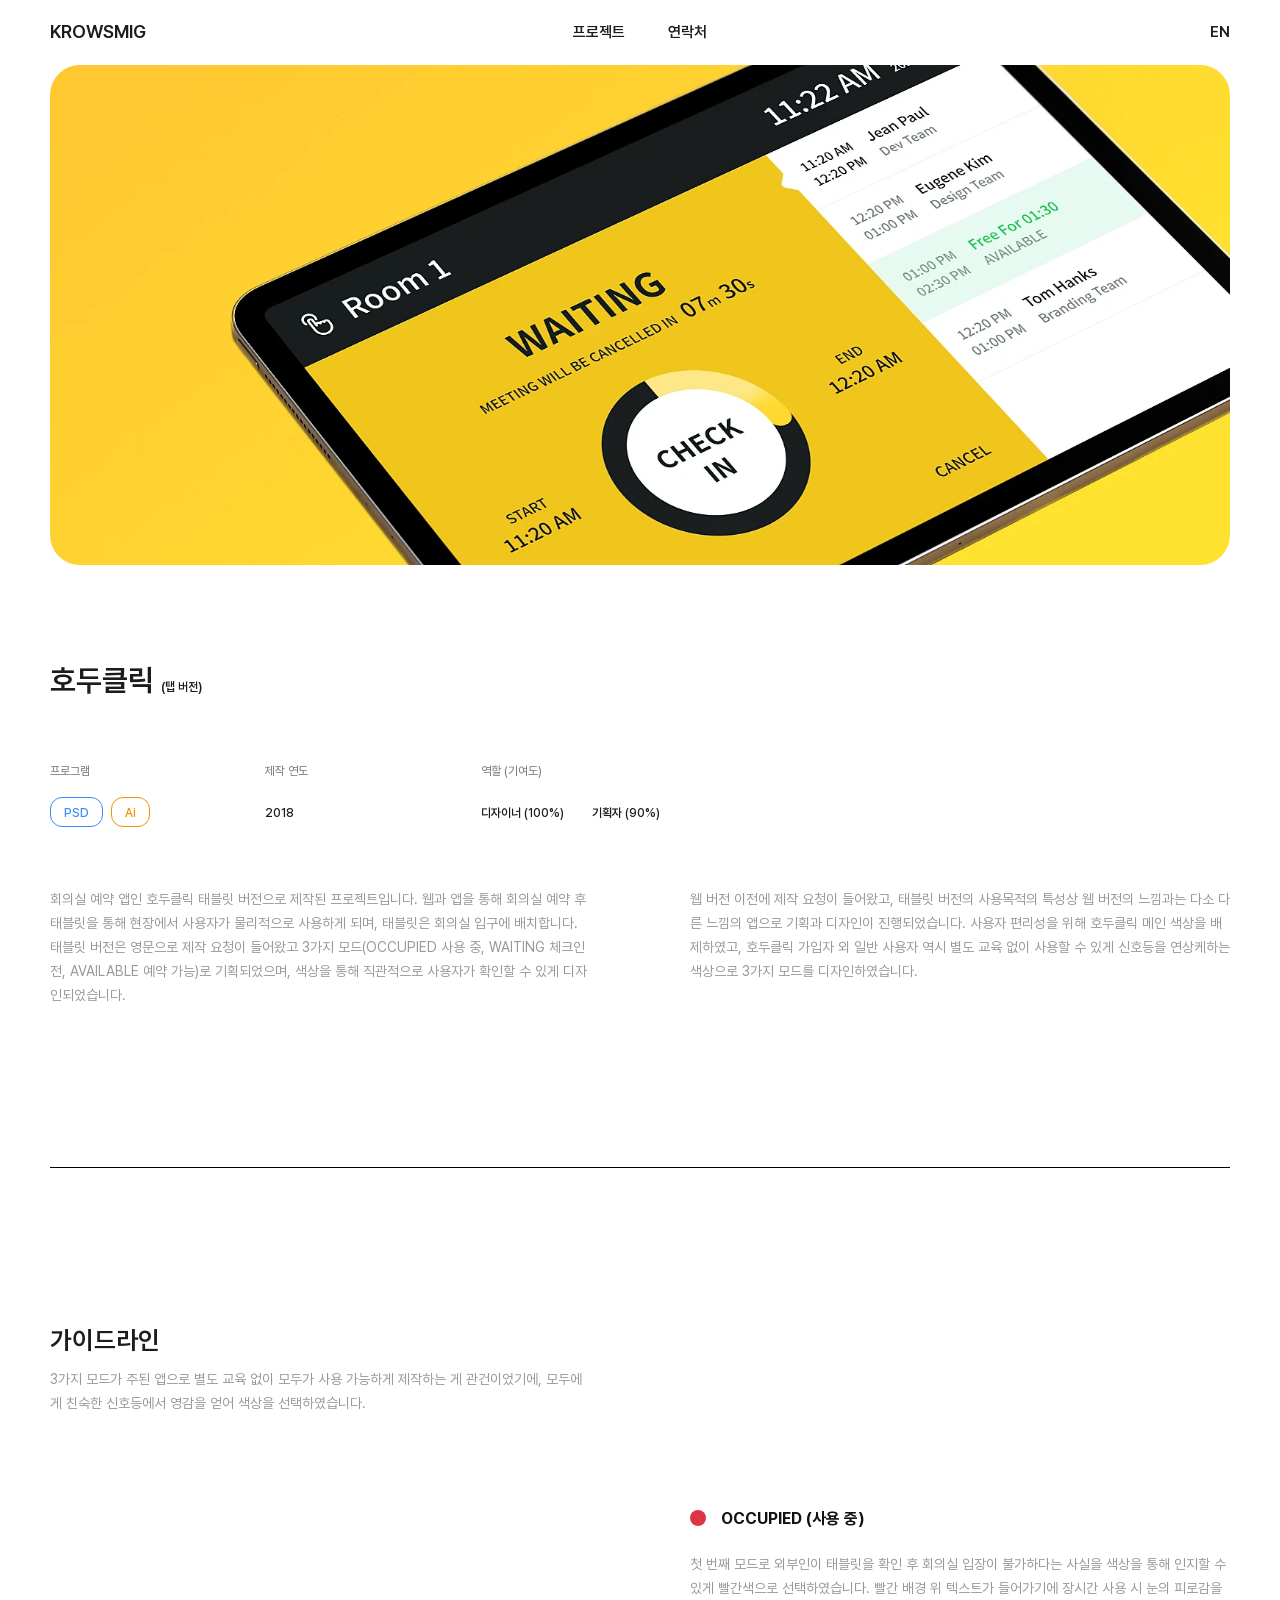
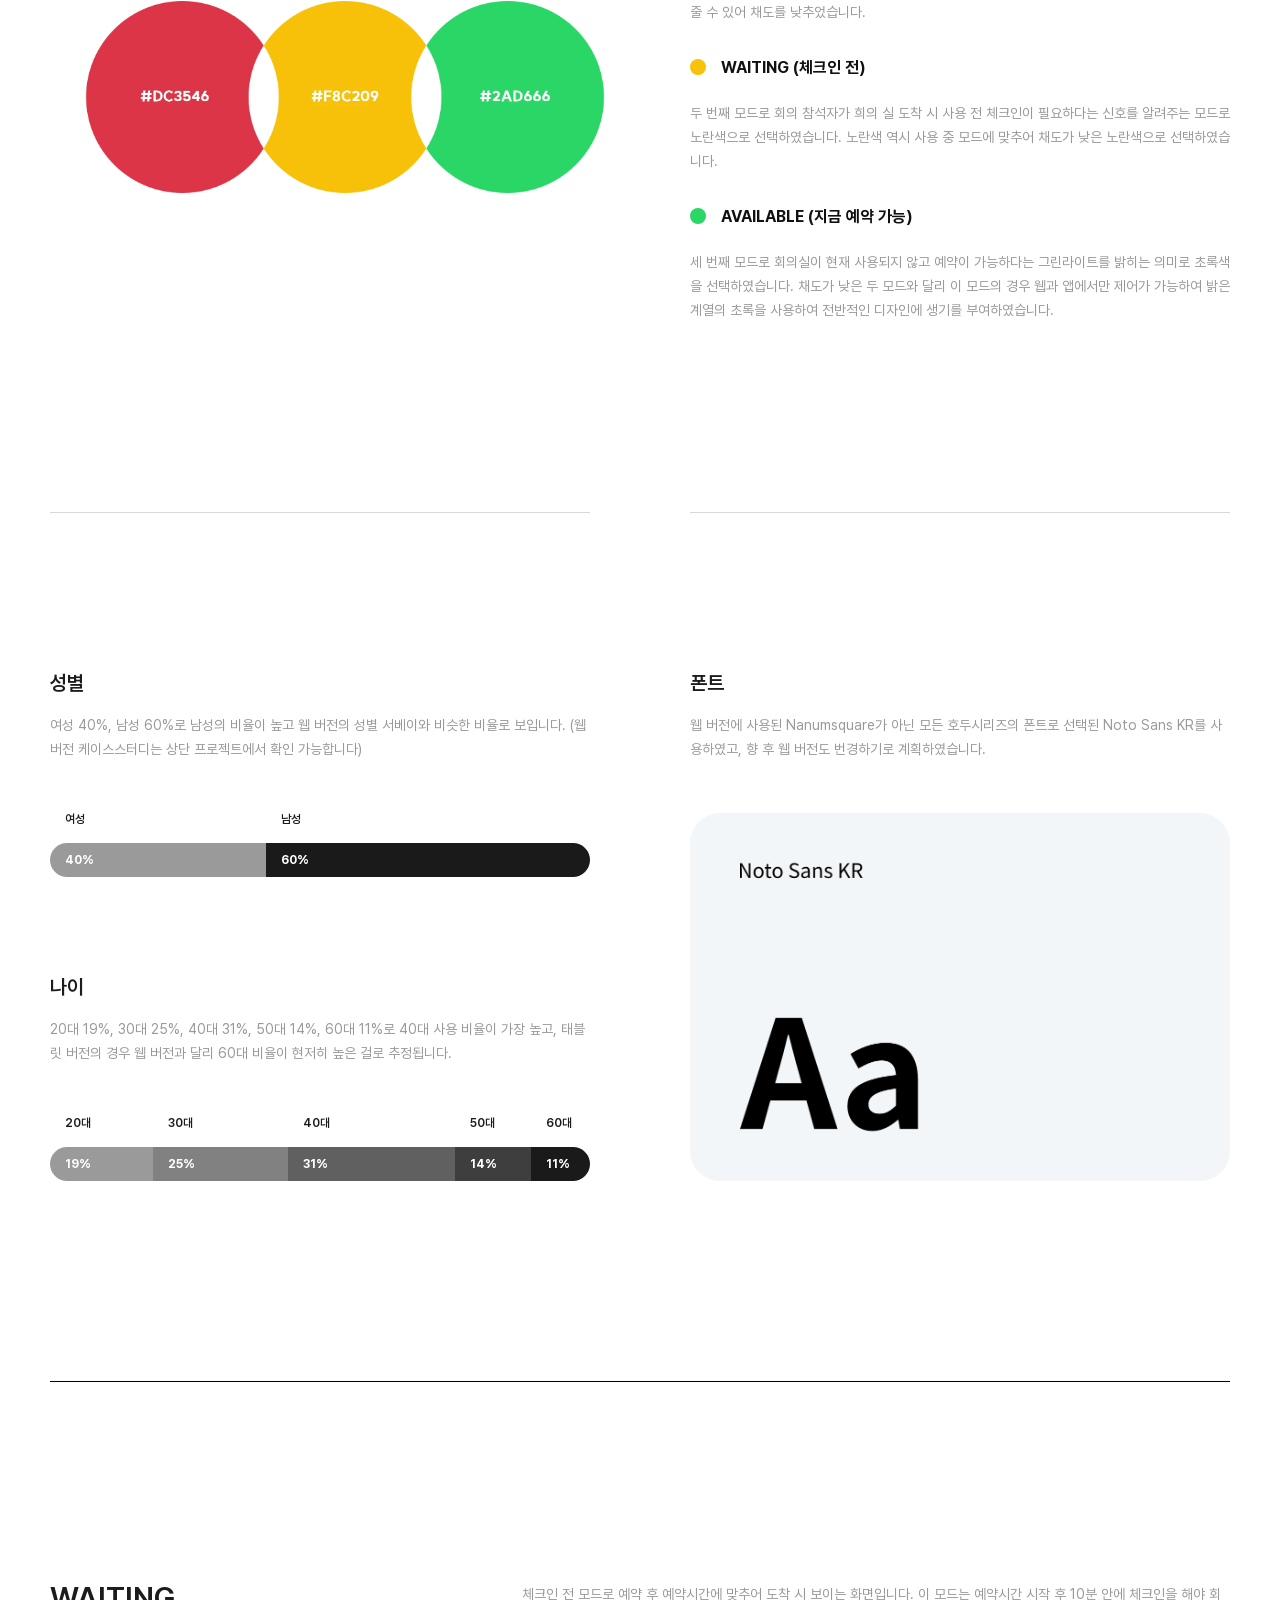
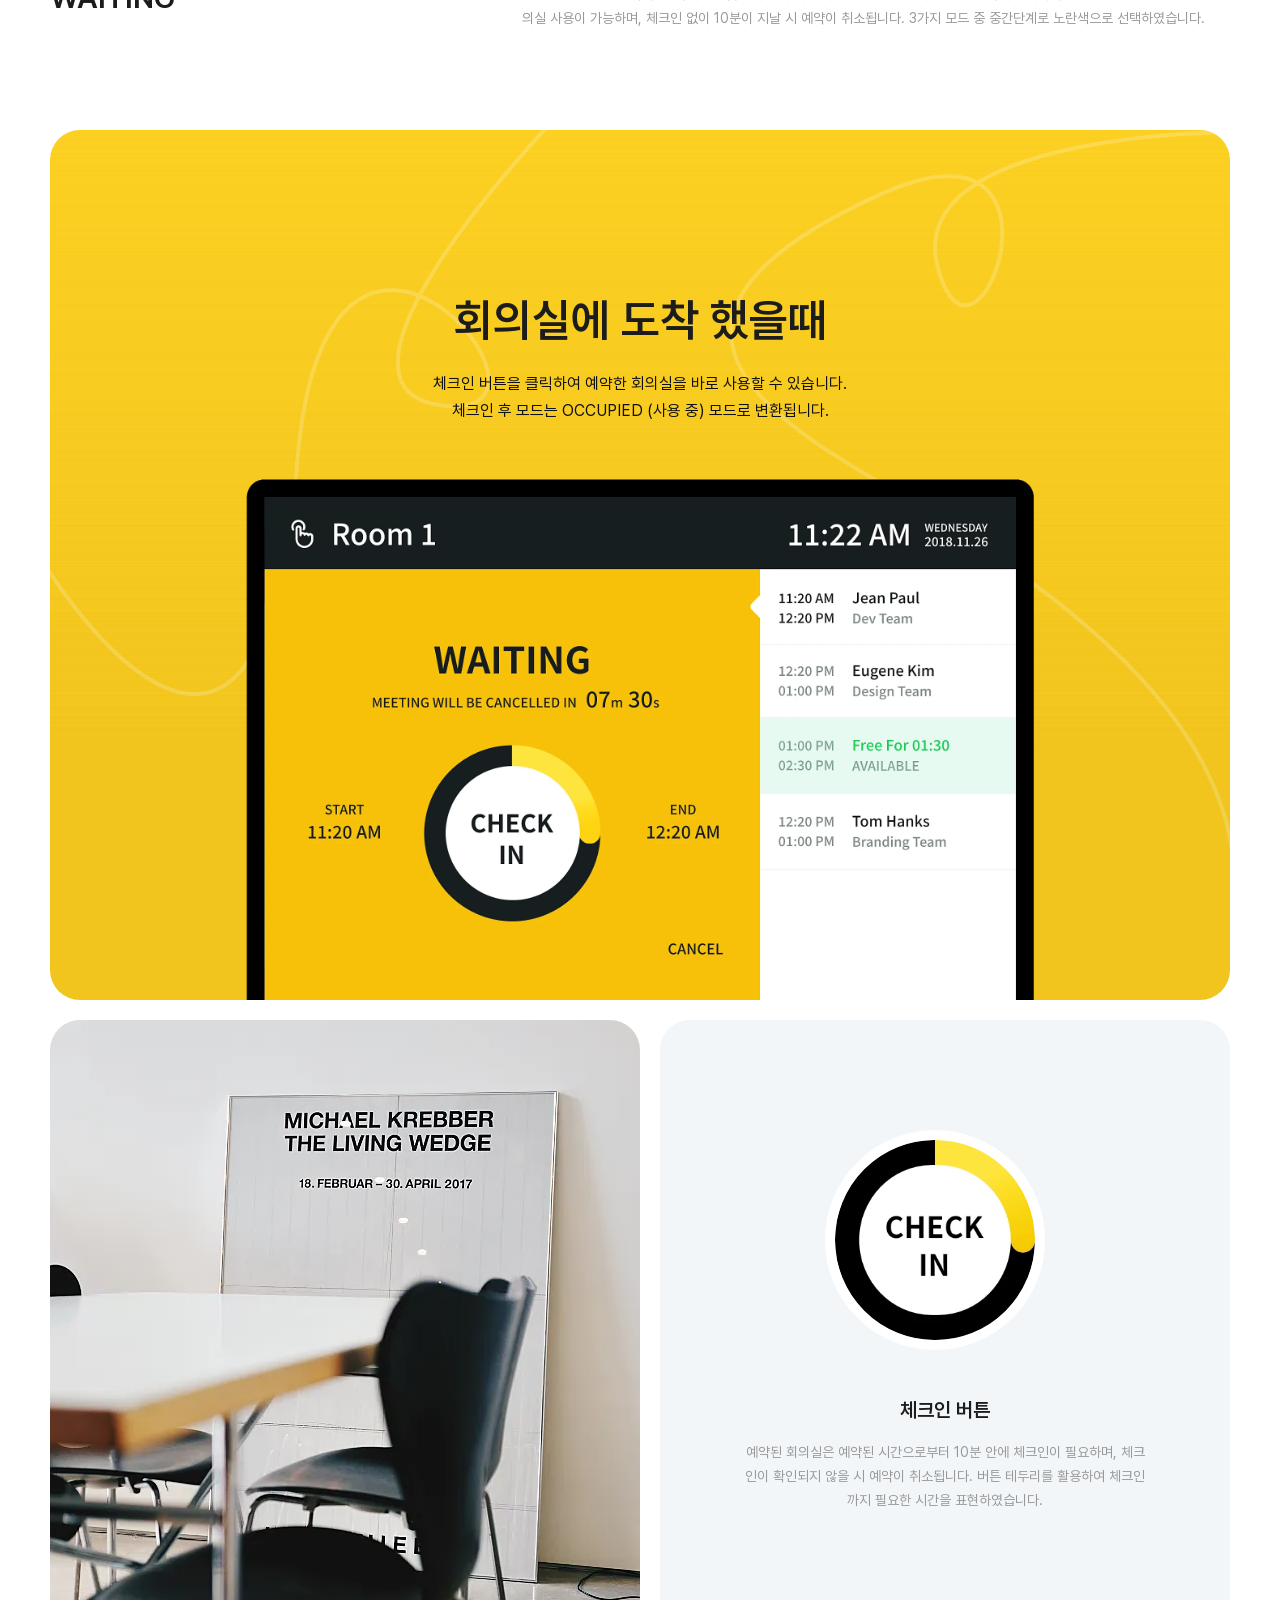
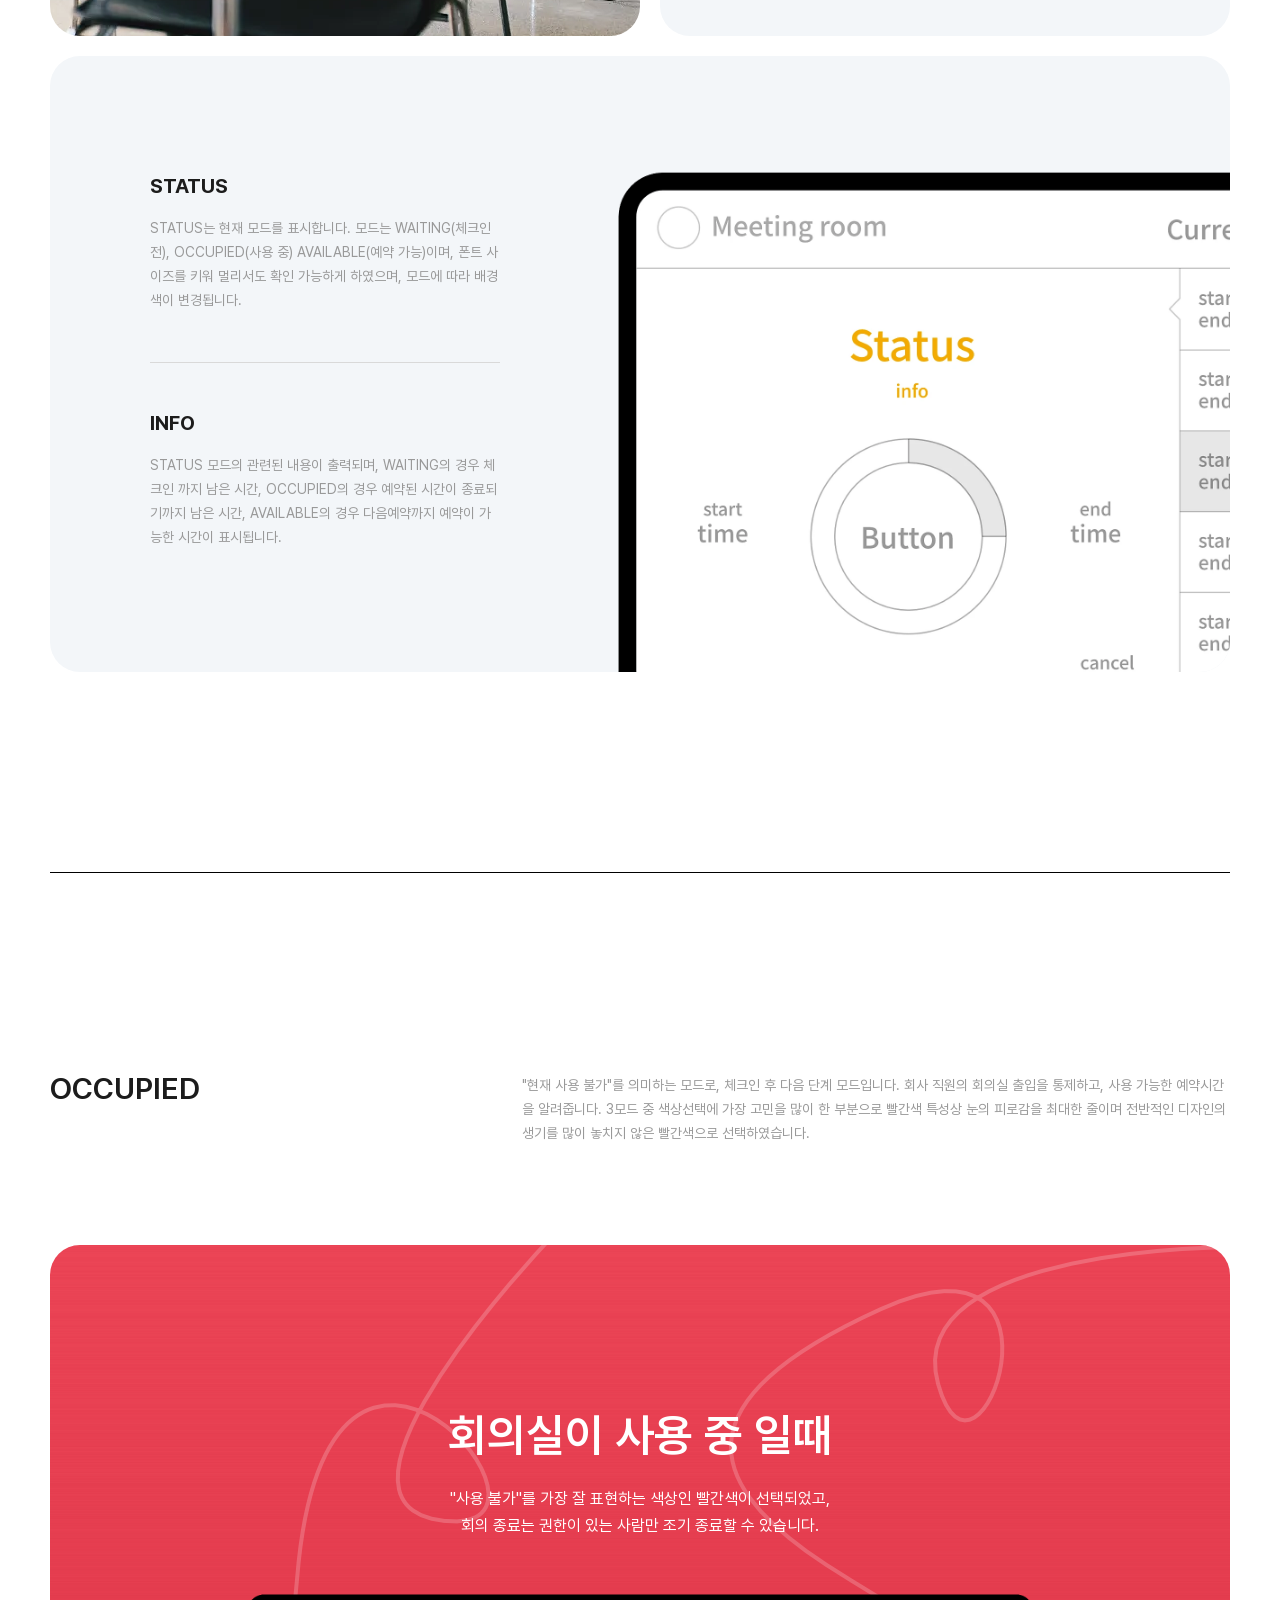
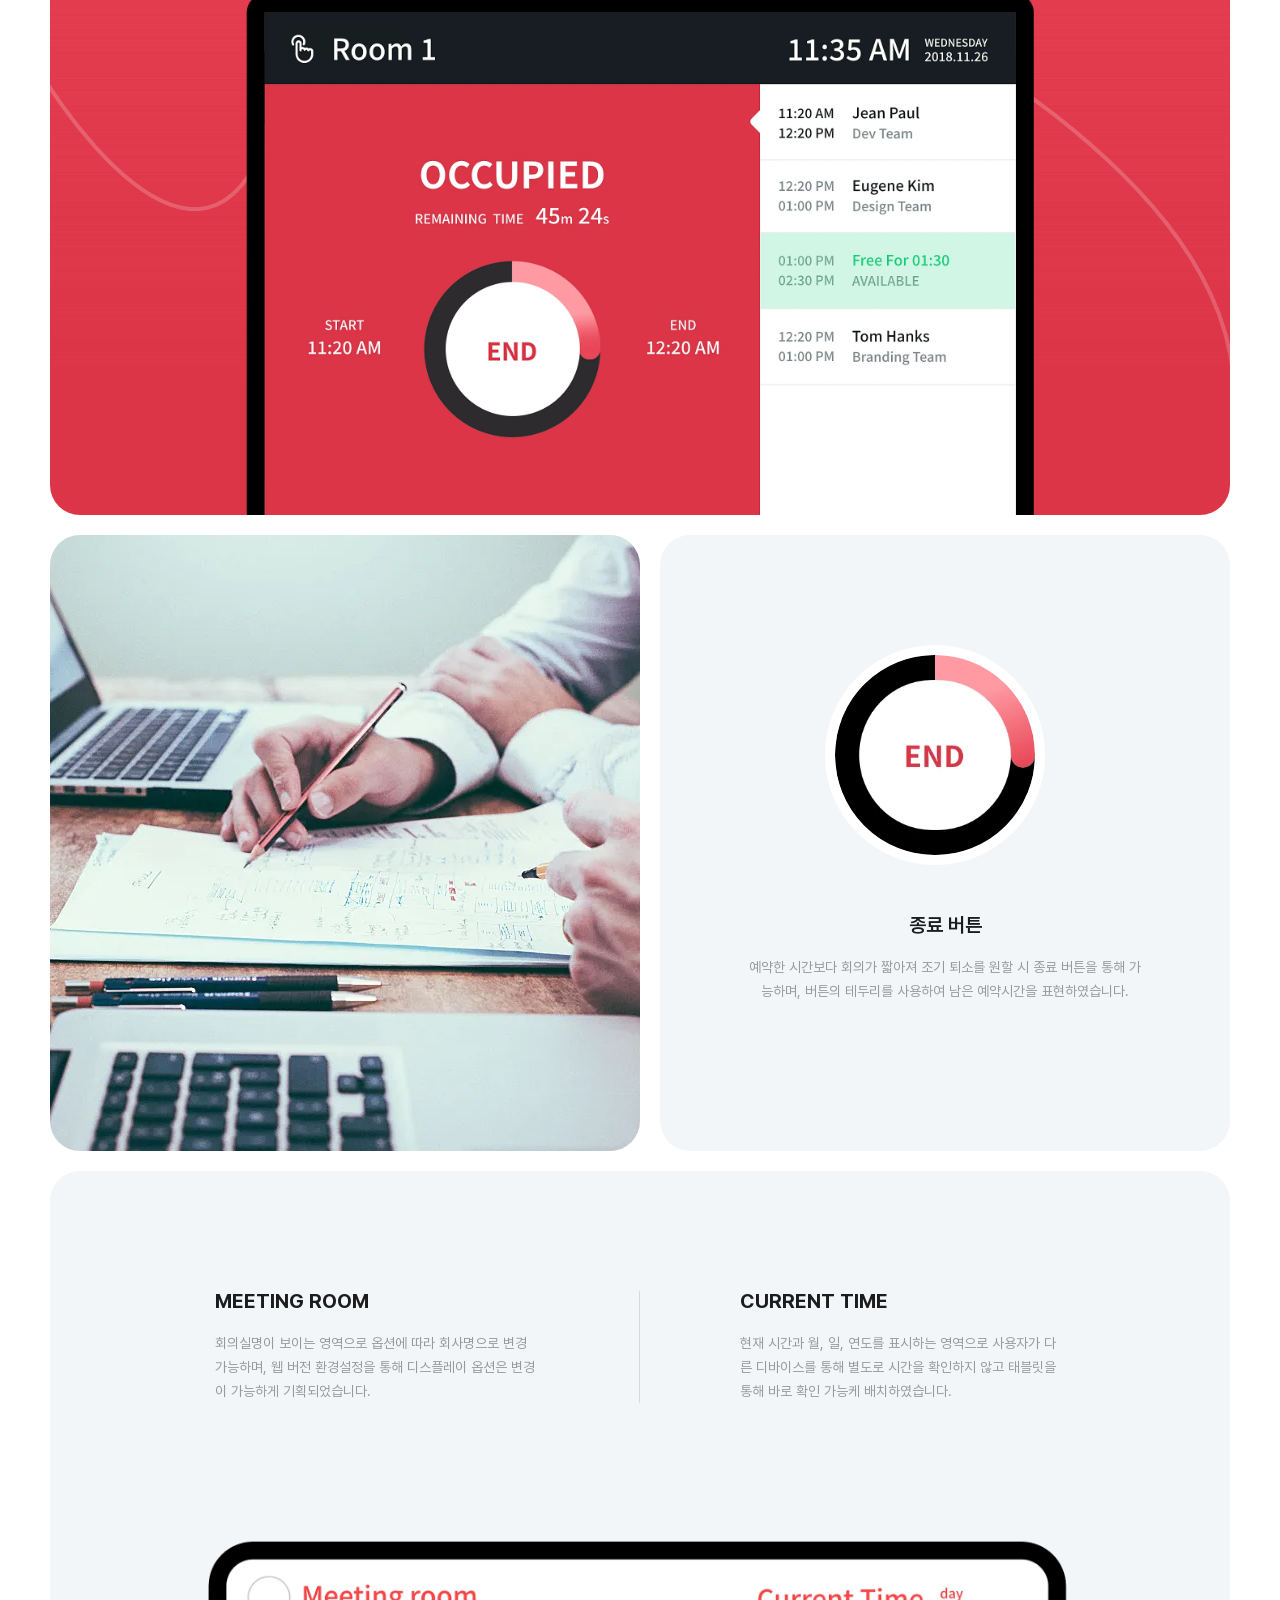
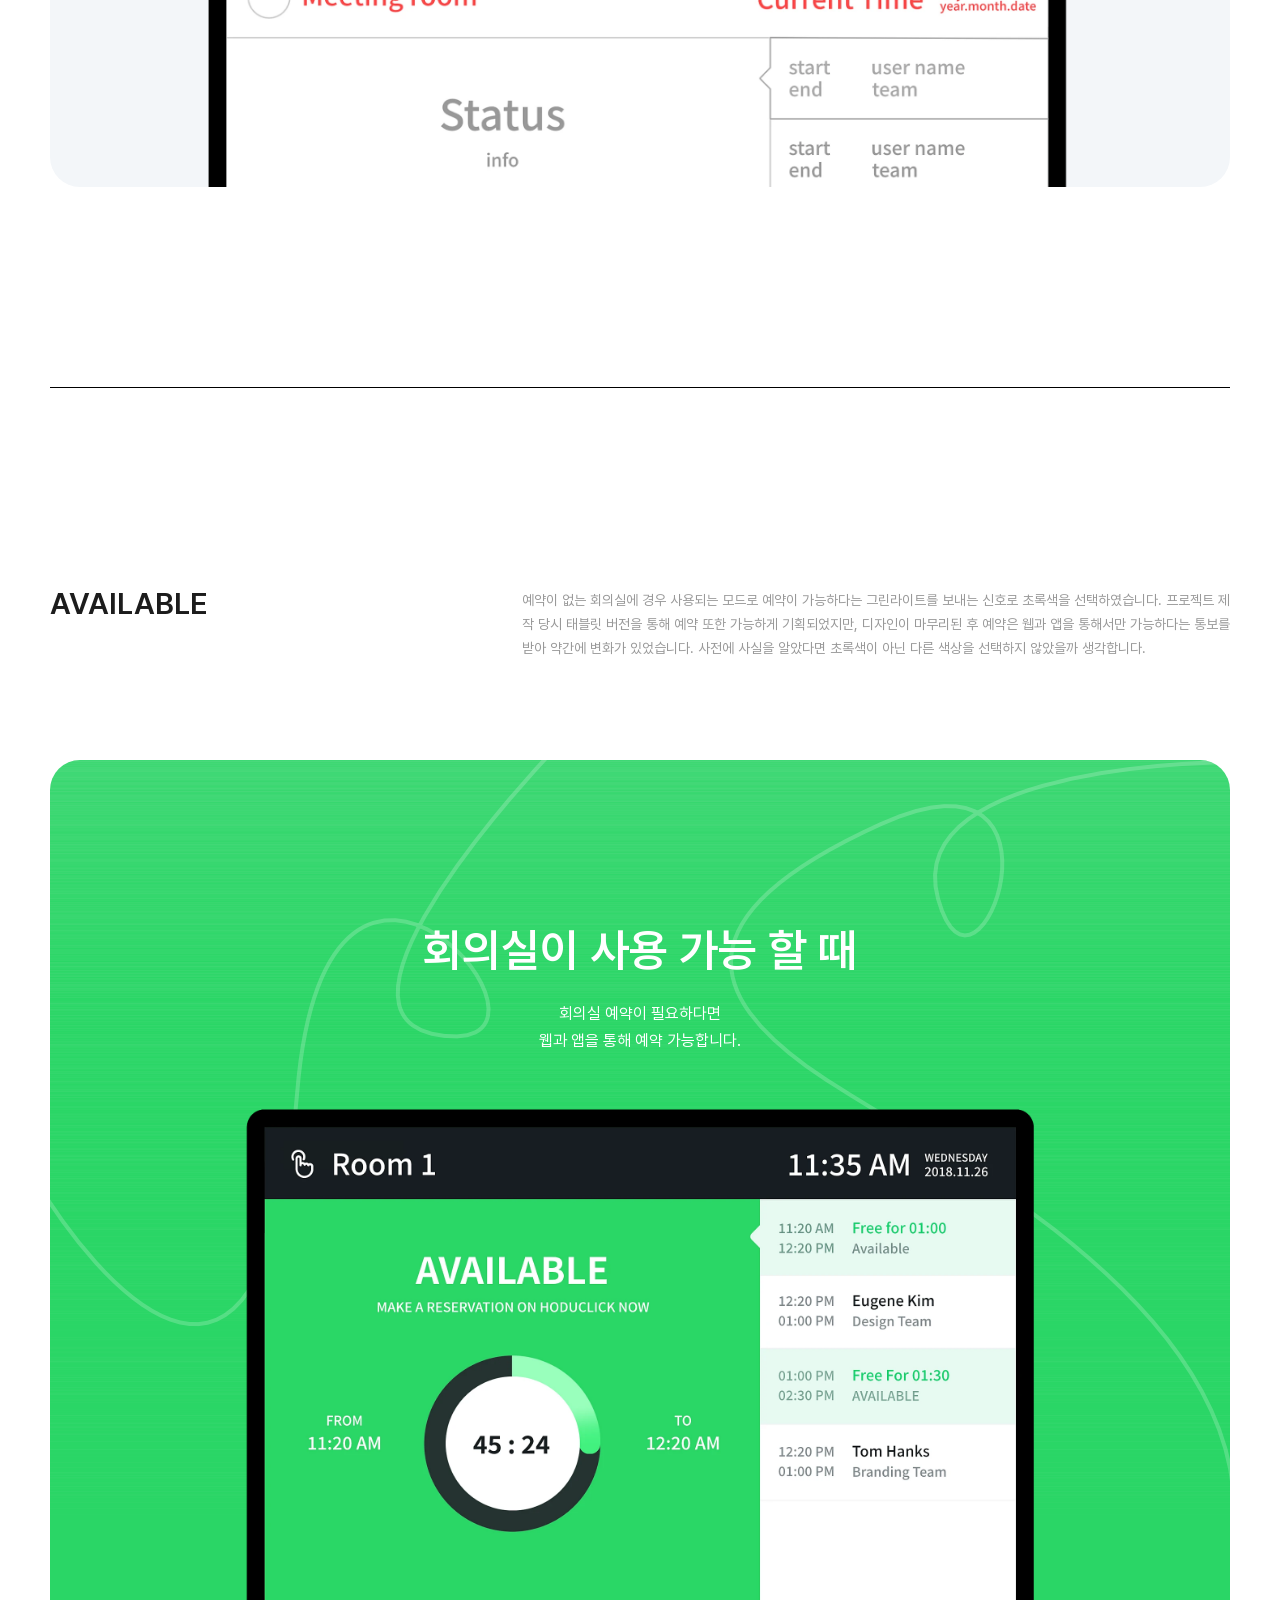
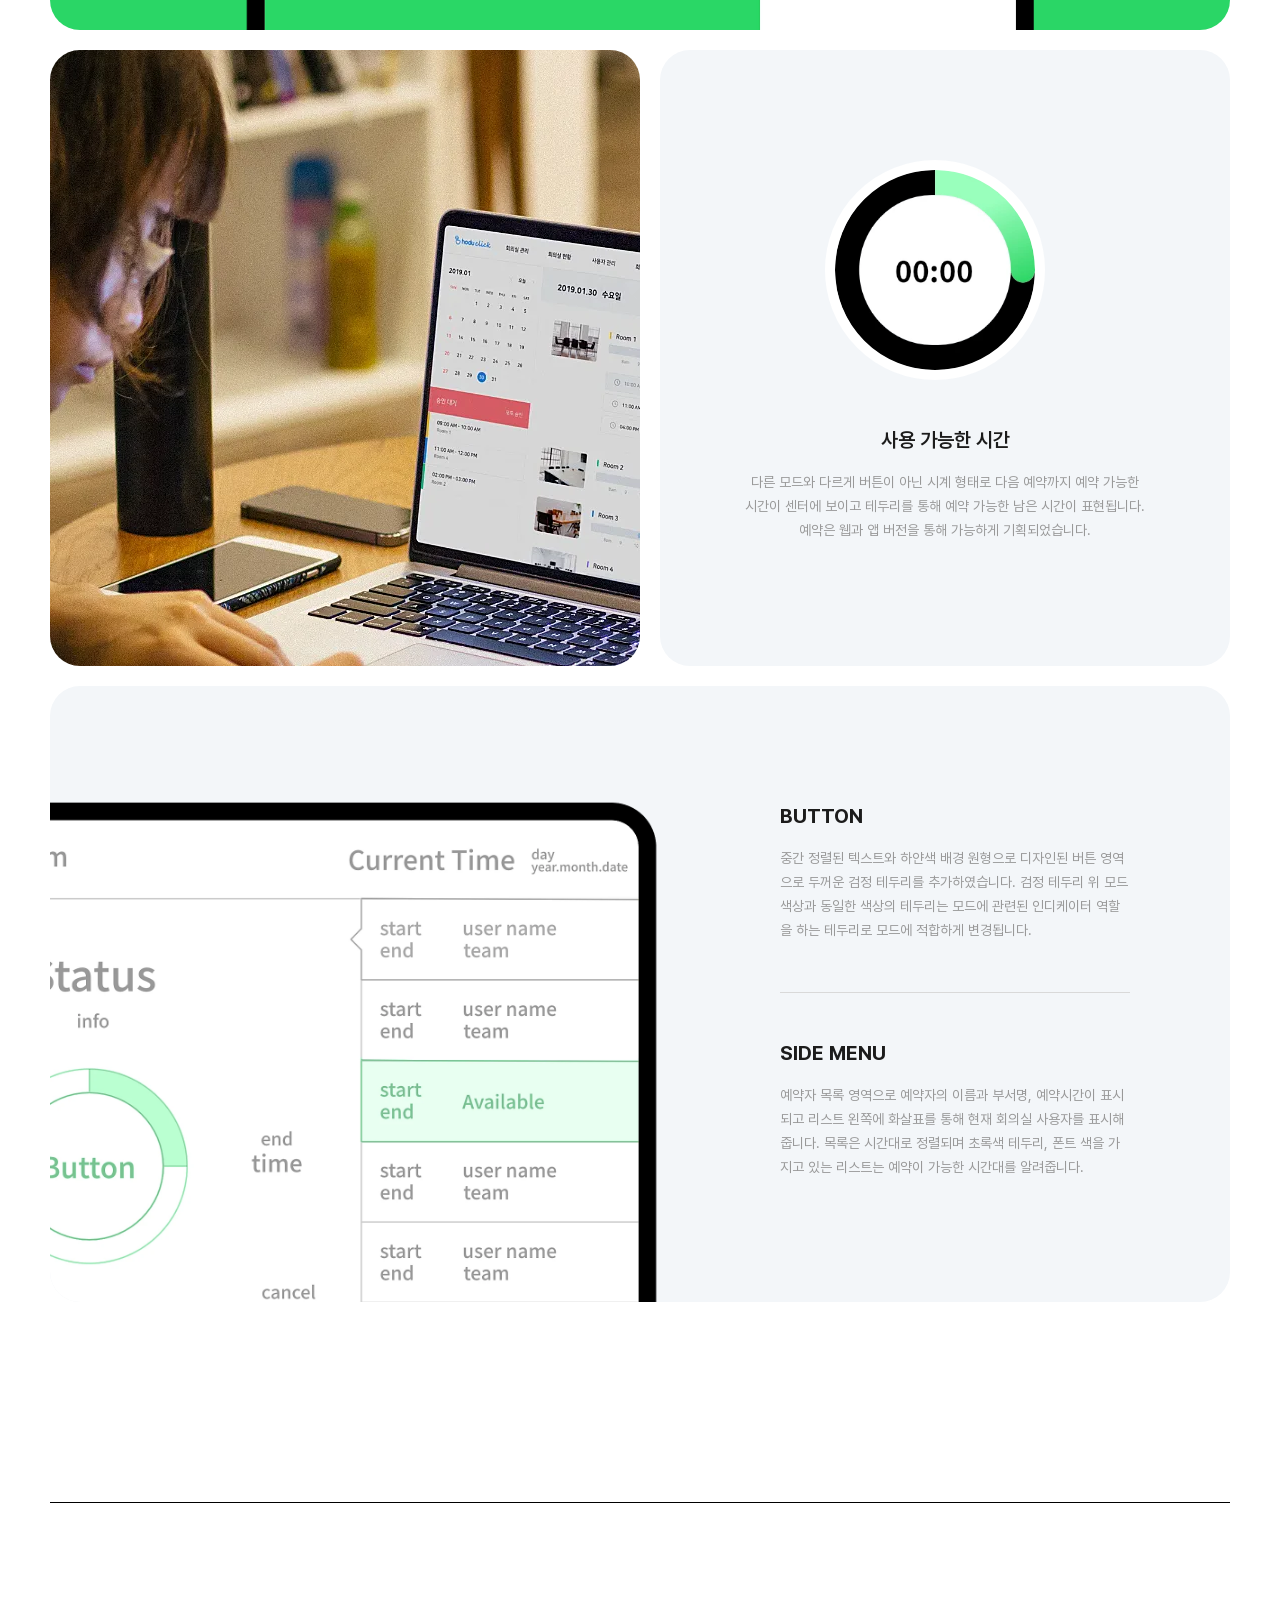
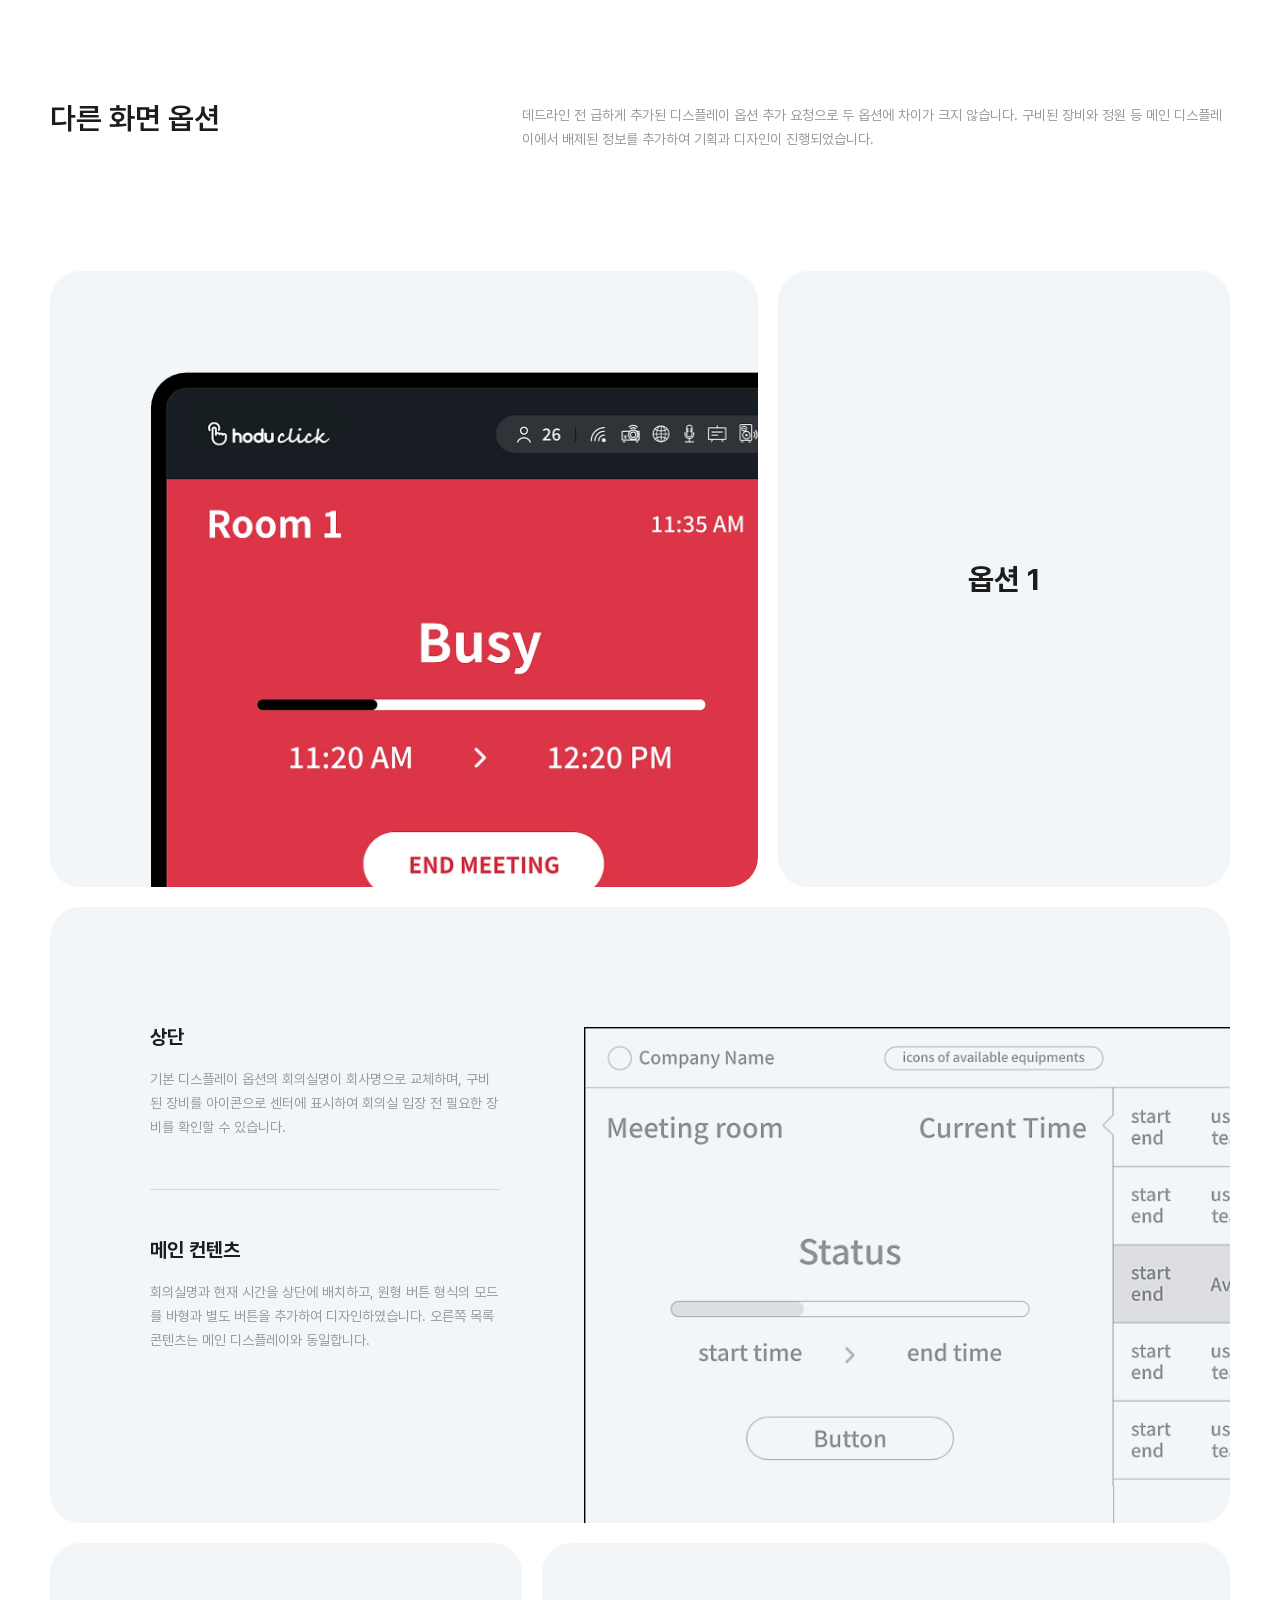
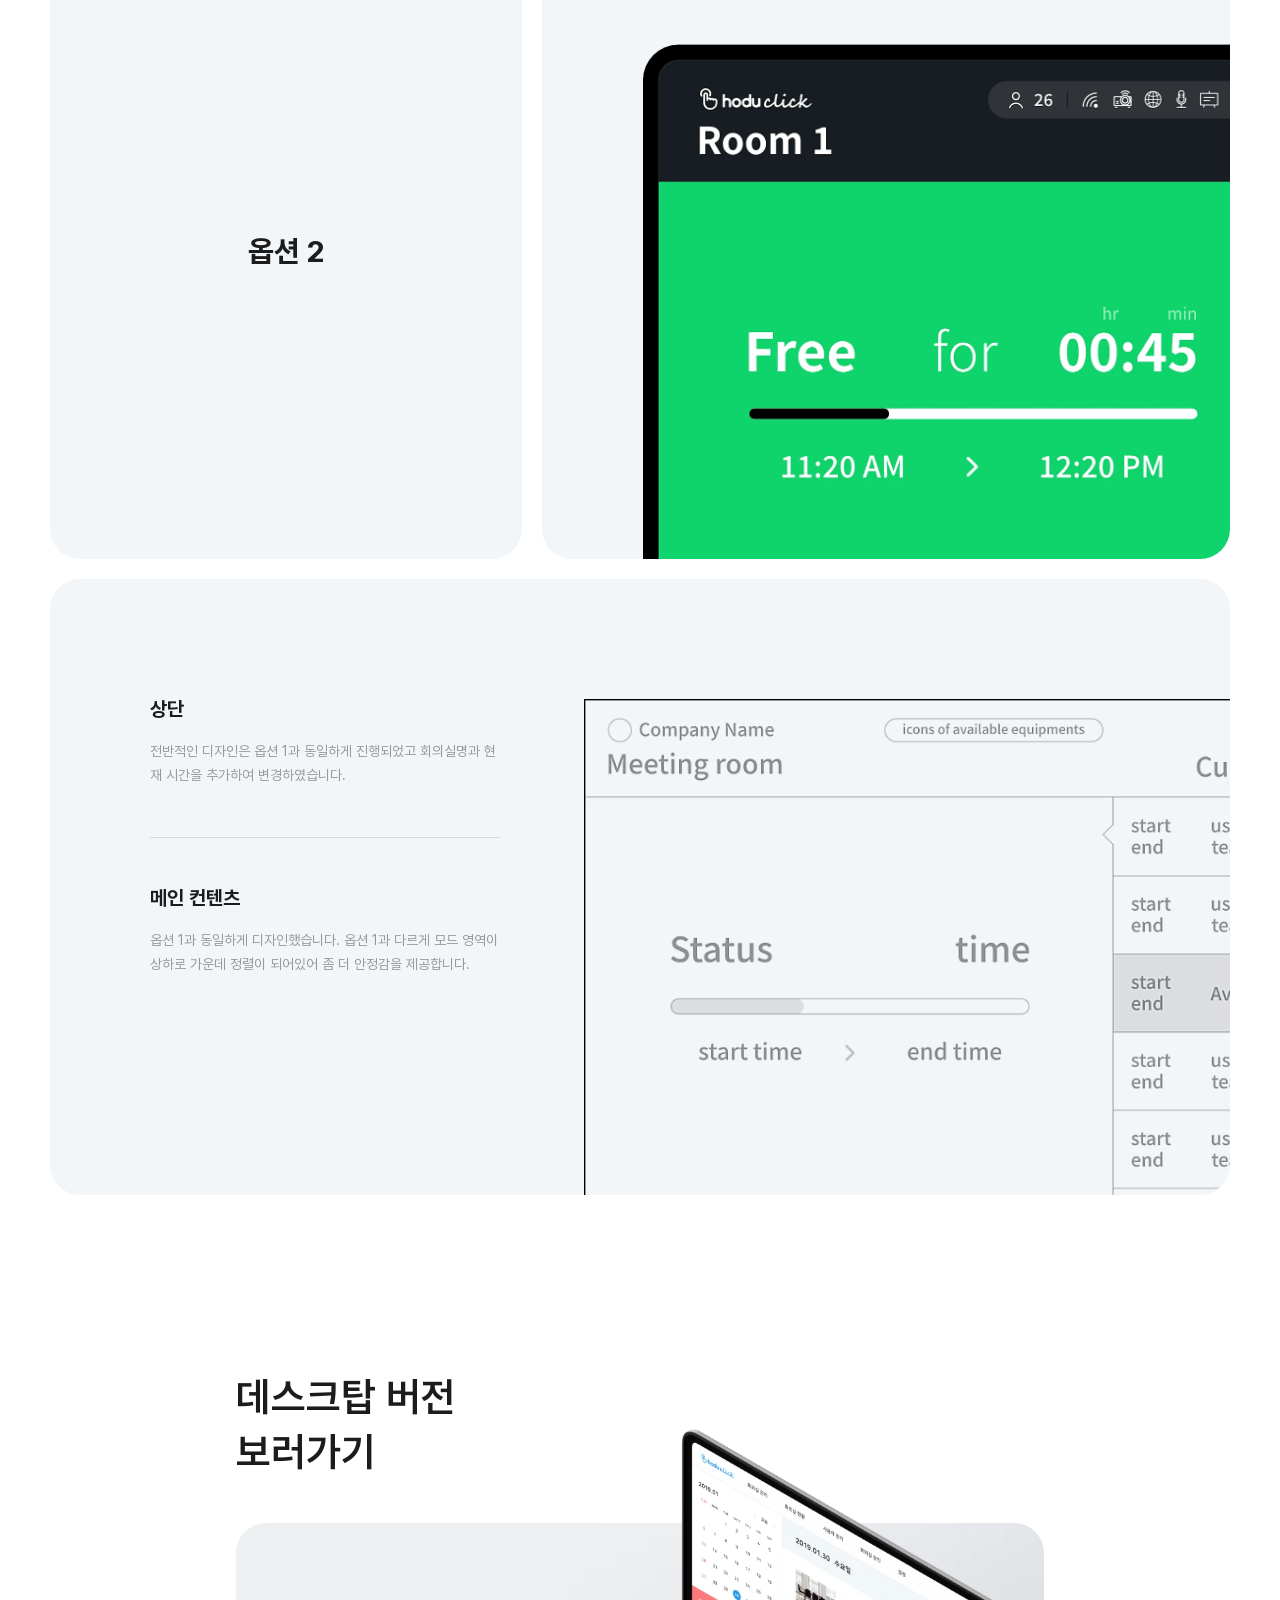
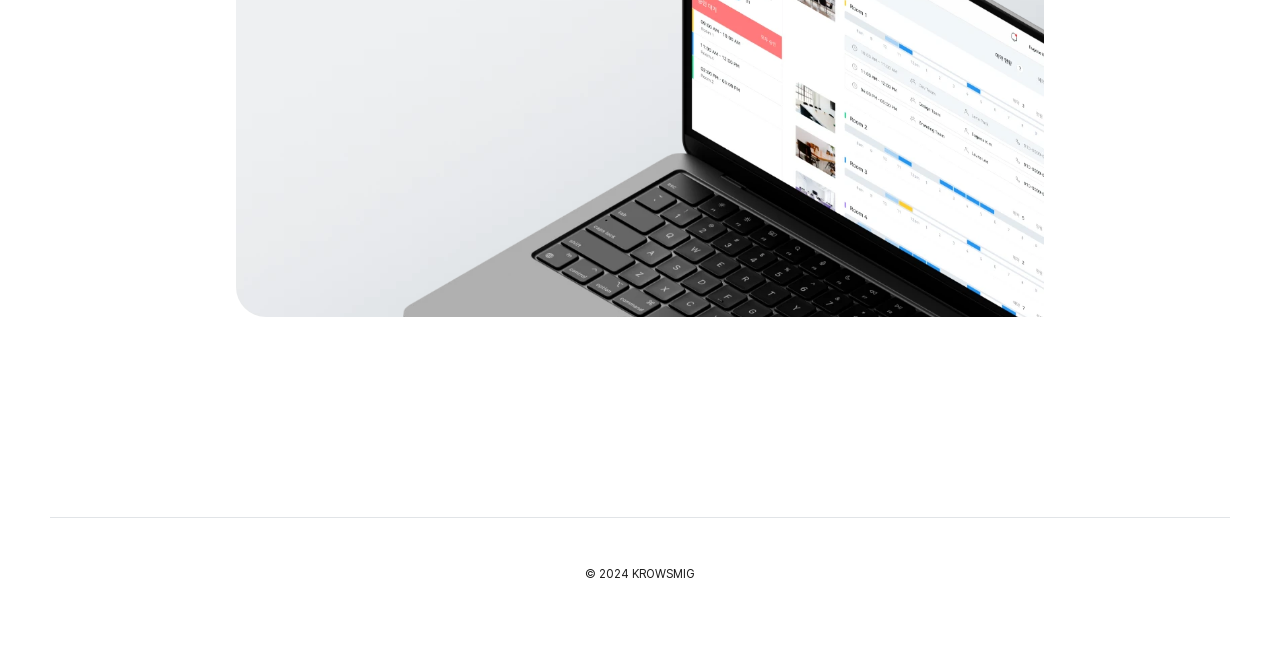
<file: kr/hdck_tb.html>
<!DOCTYPE html>
<html lang="ko">
 	<head>
		<meta charset="utf-8">
		<meta name="viewport" content="width=device-width, initial-scale=1.0">
		<title>호두클릭 탭 버전 | KROWSMIG</title>
		<meta name="description" content="회의실 관리와 예약이 가능한 호두클릭의 태블릿 버전으로 기획 과정과 디자인을 설명하는 케이스스터디 페이지입니다. KROWSMIG은 퍼블리싱이 가능한 웹/앱디자이너의 포트폴리오 사이트입니다.">
		<meta name="keywords" content="호두클릭, 회의실 관리, 회의실 예약, 웹디자이너, 앱디자이너, 퍼블리셔, HTML, CSS, jQuery, Web Designer, App Designer, KROWSMIG">
		<link rel="icon" href="../images/main/favicon.png">
		<link rel="stylesheet" type="text/css" href="../css/default.css">
		<link rel="stylesheet" type="text/css" href="../css/common.css">
		<link rel="stylesheet" type="text/css" href="../css/hdck_tb.css">

		
		<script src="../js/jquery.js"></script>
		<script src="../js/sub_script.js"></script>
		<script src="../js/hdcktb_script.js"></script>

		<style type="text/css">			
		</style>

		<script type="text/javascript">
		</script>

		<!-- Google tag (gtag.js) -->
		<script async src="https://www.googletagmanager.com/gtag/js?id=G-4524T4PMET"></script>
		<script>
		  window.dataLayer = window.dataLayer || [];
		  function gtag(){dataLayer.push(arguments);}
		  gtag('js', new Date());
		
		  gtag('config', 'G-4524T4PMET');
		</script>
	</head>
	<body>
		<!-- #wrapper -->
		<div id="wrapper">
			<!-- .main_bg -->
			<div class="main_div">

				<!-- #gnb -->
				<section id="gnb">
					<div class="top_div">
						<div class="rel_div">
							<h1><a href="../index.html" class="logo"><span class="img_logo">KROWSMIG</span></a></h1>
							<div class="right">
								<a href="../en/hdck_tb.html" class="">EN</a>	
								<a href="#" class="on">한글</a>
							</div>
							<!-- .nav -->
							<div class="nav">
								<div class="burger">
									<h2>메뉴</h2>
									<a href="">
										<span></span>
										<span></span>
										<span></span>
									</a>
								</div>
								<nav>
									<a href="#projects" class="">프로젝트</a>	
									<a href="#about" class="">연락처</a>
								</nav>
							</div>
							<!-- .nav ends -->
							<div class="btm_line"><span></span></div>
						</div>
					</div>
				</section>
				<!-- #gnb ends -->

				<!-- #menu_div -->
				<div id="menu_div">
					<div class="menu_div">
						<ul>
							<li><a href="../kr/ltch.html">LITCH <span>뮤직 & OTT</span></a></li>
							<li><a href="../kr/jndk.html">JANDIK <span>온라인 쇼핑몰</span></a></li>
							<li><a href="../kr/hdwk.html">호두웍스 <span>전자결재</span></a></li>
							<li><a href="../kr/hdhm.html">호두홈 <span>핫플 & 중고거래</span></a></li>
							<li><a href="../kr/hddc.html">호두닥 <span>병원 예약</span></a></li>
							<li><a href="../kr/hd.html">호두 <span>일정관리</span></a></li>
							<li><a href="../kr/hdck.html">호두클릭 (웹 버전) <span>회의실 예약</span></a></li>
						</ul>
					</div>
					<div class="cont_div">
						<a href="mailto:krowsmig@gmail.com" title="클릭해서 이메일을 보내세요">이메일 보내기 <span>화살표</span></a>
					</div>
				</div>

				<!-- #main -->
				<section id="main">
					<div class="main wd_1920">
						<p class="brdr main_bg mgn_btm_100"><span class="main_img brdr">image of the web version of hoduclick</span></p>
						
					</div>
					<div class="quick_div wd_1920 pd_btm_160 two">
						<h1 class="fnt_30 pd_btm_40">호두클릭 <span>(탭 버전)</span></h1>
						<ul class="summary_ul pd_btm_60">
							<li class="pr_li">
								<p class="title">프로그램</p>
								<p>
									<span class="psd">PSD</span>
									<span class="ai">Ai</span>
								</p>
							</li>
							<li class="yy_li">
								<p class="title">제작 연도</p>
								<p><span>2018</span></p>
							</li>
							<li class="in_li">
								<p class="title">역할 (기여도)</p>
								<p>디자이너 <span>(100%)</span>
								</p>
								<p>기획자 <span>(90%)</span>
								</p>
							</li>
						</ul>
						<div class="description_div">
							<p class="fnt_14 first_p">
								회의실 예약 앱인 호두클릭 태블릿 버전으로 제작된 프로젝트입니다. 웹과 앱을 통해 회의실 예약 후 태블릿을 통해 현장에서 사용자가 물리적으로 사용하게 되며, 태블릿은 회의실 입구에 배치합니다. 태블릿 버전은 영문으로 제작 요청이 들어왔고 3가지 모드(OCCUPIED 사용 중, WAITING 체크인 전, AVAILABLE 예약 가능)로 기획되었으며, 색상을 통해 직관적으로 사용자가 확인할 수 있게 디자인되었습니다.
							</p>

							<p class="fnt_14 last_p">
								웹 버전 이전에 제작 요청이 들어왔고, 태블릿 버전의 사용목적의 특성상 웹 버전의 느낌과는 다소 다른 느낌의 앱으로 기획과 디자인이 진행되었습니다. 사용자 편리성을 위해 호두클릭 메인 색상을 배제하였고, 호두클릭 가입자 외 일반 사용자 역시 별도 교육 없이 사용할 수 있게 신호등을 연상케하는 색상으로 3가지 모드를 디자인하였습니다.
							</p>
						</div>
					</div>
					<div class="guide_div wd_1920 ">
						<div class="pd_tp_160">
							<h2 class="fnt_25">가이드라인</h2>
							<div class="description_div">
								<p class="des fnt_14 first_p">3가지 모드가 주된 앱으로 별도 교육 없이 모두가 사용 가능하게 제작하는 게 관건이었기에, 모두에게 친숙한 신호등에서 영감을 얻어 색상을 선택하였습니다.</p>
							</div>
							<ul class="guide_ul pd_tp_60 ">
								<li>
									<p class="img">image of three circles of each color</p>
									<ul class="clr_ul">
										<li class="">
											<p class="">
												<span class="clr red">빨강</span>
												<span class="title fnt_16">OCCUPIED (사용 중)</span>
												<span class="des fnt_14">첫 번째 모드로 외부인이 태블릿을 확인 후 회의실 입장이 불가하다는 사실을 색상을 통해 인지할 수 있게 빨간색으로 선택하였습니다. 빨간 배경 위 텍스트가 들어가기에 장시간 사용 시 눈의 피로감을 줄 수 있어 채도를 낮추었습니다.</span>
											</p>
										</li>
										<li class="">
											<p class="">
												<span class="clr yellow">노랑</span>
												<span class="title fnt_16">WAITING (체크인 전)</span>
												<span class="des fnt_14">두 번째 모드로 회의 참석자가 희의 실 도착 시 사용 전 체크인이 필요하다는 신호를 알려주는 모드로 노란색으로 선택하였습니다. 노란색 역시 사용 중 모드에 맞추어 채도가 낮은 노란색으로 선택하였습니다.</span>
											</p>
										</li>
										<li class="">
											<p class="">
												<span class="clr green">초록</span>
												<span class="title fnt_16">AVAILABLE (지금 예약 가능)</span>
												<span class="des fnt_14">세 번째 모드로 회의실이 현재 사용되지 않고 예약이 가능하다는 그린라이트를 밝히는 의미로 초록색을 선택하였습니다. 채도가 낮은 두 모드와 달리 이 모드의 경우 웹과 앱에서만 제어가 가능하여 밝은 계열의 초록을 사용하여 전반적인 디자인에 생기를 부여하였습니다.</span>
											</p>
										</li>
									</ul>	
								</li>
								
							</ul>
						</div>
					</div>
				</section>
				<!-- #main ends -->

				<!-- #contents -->
				<div id="contents" class="">
					<!-- #target -->
					<section id="target">
						<div class="target_div wd_1920">
							<div class="pd_tp_160">
								<ul class="target_ul">
									<li class="gender_li">
										<h2 class="fnt_20 pd_tp_160">성별</h2>
										<p class="des fnt_14">
											여성 40%, 남성 60%로 남성의 비율이 높고 웹 버전의 성별 서베이와 비슷한 비율로 보입니다. (웹 버전 케이스스터디는 상단 프로젝트에서 확인 가능합니다)
										</p>
										<ul class="detail_ul">
											<li class="wd_40per">
												<h3>여성</h3>
												<p><span class="color_span bk_1">40%</span></p>
											</li>
											<li class="wd_60per">
												<h3>남성</h3>
												<p><span class="color_span bk_5">60%</span></p>
											</li>
										</ul>
									</li>
									<li class="age_li pd_tp_100">
										<h2 class="fnt_20">나이</h2>
										<p class="des fnt_14">
											20대 19%, 30대 25%, 40대 31%, 50대 14%, 60대 11%로 40대 사용 비율이 가장 높고, 태블릿 버전의 경우 웹 버전과 달리 60대 비율이 현저히 높은 걸로 추정됩니다.
										</p>
										<ul class="detail_ul">
											<li class="li_1">
												<h3>20대</h3>
												<p><span class="color_span bk_1"> 19%</span></p>
											</li>
											<li class="li_2">
												<h3>30대</h3>
												<p><span class="color_span bk_2">25%</span></p>
											</li>
											<li class="li_3">
												<h3>40대</h3>
												<p><span class="color_span bk_3">31%</span></p>
											</li>
											<li class="li_4">
												<h3>50대</h3>
												<p><span class="color_span bk_4">14%</span></p>
											</li>
											<li class="li_5">
												<h3>60대</h3>
												<p><span class="color_span bk_5">11%</span></p>
											</li>
										</ul>
									</li>
								</ul>
								<div class="fnt_div">
									<h2 class="fnt_20 pd_tp_160">폰트</h2>
									<p class="des fnt_14">웹 버전에 사용된 Nanumsquare가 아닌 모든 호두시리즈의 폰트로 선택된 Noto Sans KR를 사용하였고, 
										향 후 웹 버전도 번경하기로 계획하였습니다.
										</p>
									<div class="fnt_img">
										<p class="title fnt_20">Noto Sans KR</p>
										<p class="detail">
											Aa
										</p>
									</div>
								</div>
							</div>
						</div>
					</section>
					<!-- #target ends -->


					<!-- #img_title_1 -->
					<section id="img_title_1" class="wd_1920 mgn_tp_200">
						<div class="img_title_div pd_tp_200">
							<h1 class="fnt_30">WAITING</h1>
							<div class="description_div">
								<p class="fnt_14 first_p">
									체크인 전 모드로 예약 후 예약시간에 맞추어 도착 시 보이는 화면입니다. 이 모드는 예약시간 시작 후 10분 안에 체크인을 해야 회의실 사용이 가능하며, 체크인 없이 10분이 지날 시 예약이 취소됩니다. 3가지 모드 중 중간단계로 노란색으로 선택하였습니다.
								</p>

								<p class="fnt_14 last_p">
									
								</p>
							</div>
							<div class="gradi_bg pd_tp_160 mgn_tp_100">
								<span class="deco_line line_1"></span>
								<span class="deco_line line_2"></span>
								<h2 class="fnt_50">회의실에 도착 했을때</h2>
								<p class="fnt_16">
									체크인 버튼을 클릭하여 예약한 회의실을 바로 사용할 수 있습니다. <span class="break_line"></span>
									체크인 후 모드는 OCCUPIED (사용 중) 모드로 변환됩니다.
								</p>
								<p class="img_title_1 mgn_tp_60 lazy_img lazy_css">image of a web version of calendar </p>
							</div>
						</div>
					</section>
					<!-- #img_title_1 ends -->
					<!-- #content_1 -->
					<section id="content_1" class="wd_1920 ">
						<div class="content_div">
							<ul>
								<li class="li_1 wd_50per">
									<p class="grey_bg brdr lazy_img lazy_css">체크인 태블릿 버전 예제 이미지</p>
								</li>
								<li class="li_2 wd_50per lt">
									<div class="grey_bg brdr">
										<dl>
											<dt class="fnt_20">체크인 버튼</dt>
											<dd class="des fnt_14">예약된 회의실은 예약된 시간으로부터 10분 안에 체크인이 필요하며, 체크인이 확인되지 않을 시 예약이 취소됩니다. 버튼 테두리를 활용하여 체크인까지 필요한 시간을 표현하였습니다.
											</dd>
											<dd class="content_dd lazy_img lazy_css">체크인 버튼 이미지</dd>
										</dl>
									</div>
								</li>
								<li class="li_3">
									<div class="grey_bg brdr">
										<span class="cut_line"></span>
										<ul>
											<li>
												<p class="title fnt_20">STATUS</p>
												<p class="des fnt_14">STATUS는 현재 모드를 표시합니다. 모드는 WAITING(체크인 전), OCCUPIED(사용 중) AVAILABLE(예약 가능)이며, 폰트 사이즈를 키워 멀리서도 확인 가능하게 하였으며, 모드에 따라 배경색이 변경됩니다.</p>
											</li>
											<li>
												<p class="title fnt_20">INFO</p>
												<p class="des fnt_14">STATUS 모드의 관련된 내용이 출력되며, WAITING의 경우 체크인 까지 남은 시간, OCCUPIED의 경우 예약된 시간이 종료되기까지 남은 시간, AVAILABLE의 경우 다음예약까지 예약이 가능한 시간이 표시됩니다.</p>

											</li>
											<li class="content_img lazy_img lazy_css">
												레이아웃 이미지
											</li>
										</ul>
									</div>
								</li>
							</ul>
							
						</div>
					</section>
					<!-- #content_1 ends -->


					<!-- #img_title_2 -->
					<section id="img_title_2" class="wd_1920 mgn_tp_200">
						<div class="img_title_div pd_tp_200">
							<h1 class="fnt_30">OCCUPIED</h1>
							<div class="description_div">
								<p class="fnt_14 first_p">
									"현재 사용 불가"를 의미하는 모드로, 체크인 후 다음 단계 모드입니다. 회사 직원의 회의실 출입을 통제하고, 사용 가능한 예약시간을 알려줍니다. 3모드 중 색상선택에 가장 고민을 많이 한 부분으로 빨간색 특성상 눈의 피로감을 최대한 줄이며 전반적인 디자인의 생기를 많이 놓치지 않은 빨간색으로 선택하였습니다.
								</p>

								<p class="fnt_14 last_p">
									
								</p>
							</div>
							<div class="gradi_bg pd_tp_160 mgn_tp_100">
								<span class="deco_line line_1"></span>
								<span class="deco_line line_2"></span>
								<h2 class="fnt_50">회의실이 사용 중 일때</h2>
								<p class="fnt_16">
									"사용 불가"를 가장 잘 표현하는 색상인 빨간색이 선택되었고, <span class="break_line"></span>
									회의 종료는 권한이 있는 사람만 조기 종료할 수 있습니다.
								</p>
								<p class="img_title_1 img_title_2 mgn_tp_60 lazy_img lazy_css">image of a web version of calendar </p>
							</div>
						</div>
					</section>
					<!-- #img_title_2 ends -->
					<!-- #content_2 -->
					<section id="content_2" class="wd_1920 ">
						<div class="content_div">
							<ul>
								<li class="li_1 wd_50per">
									<p class="grey_bg brdr lazy_img lazy_css">노트북을 켜놓고 회의를 하는 사람들의 손이 보이는 이미지입니다.</p>
								</li>
								<li class="li_2 wd_50per lt">
									<div class="grey_bg brdr">
										<dl>
											<dt class="fnt_20">종료 버튼</dt>
											<dd class="des fnt_14">예약한 시간보다 회의가 짧아져 조기 퇴소를 원할 시 종료 버튼을 통해 가능하며, 버튼의 테두리를 사용하여 남은 예약시간을 표현하였습니다.
											</dd>
											<dd class="content_dd lazy_img lazy_css">image of the check-in button</dd>
										</dl>
									</div>
								</li>
								<li class="li_3">
									<div class="grey_bg brdr">
										<span class="cut_line"></span>
										<ul>
											<li>
												<p class="title fnt_20">MEETING ROOM</p>
												<p class="des fnt_14">회의실명이 보이는 영역으로 옵션에 따라 회사명으로 변경 가능하며, 웹 버전 환경설정을 통해 디스플레이 옵션은 변경이 가능하게 기획되었습니다.</p>
											</li>
											<li>
												<p class="title fnt_20">CURRENT TIME</p>
												<p class="des fnt_14">현재 시간과 월, 일, 연도를 표시하는 영역으로 사용자가 다른 디바이스를 통해 별도로 시간을 확인하지 않고 태블릿을 통해 바로 확인 가능케 배치하였습니다.</p>

											</li>
											<li class="content_img lazy_img lazy_css">
												태블릿 버전 레이아웃 이미지로 모든 텍스트가 회색 처리되었고, MEETING ROOM과 CURRENT TIME만 빨간색으로 표시하였습니다.
											</li>
										</ul>
										
									</div>
								</li>
							</ul>
							
						</div>
					</section>
					<!-- #content_2 ends -->

					<!-- #img_title_3 -->
					<section id="img_title_3" class="wd_1920 mgn_tp_200">
						<div class="img_title_div pd_tp_200">
							<h1 class="fnt_30">AVAILABLE</h1>
							<div class="description_div">
								<p class="fnt_14 first_p">
									예약이 없는 회의실에 경우 사용되는 모드로 예약이 가능하다는 그린라이트를 보내는 신호로 초록색을 선택하였습니다. 
									프로젝트 제작 당시 태블릿 버전을 통해 예약 또한 가능하게 기획되었지만, 디자인이 마무리된 후 예약은 웹과 앱을 통해서만 가능하다는 통보를 받아 
									약간에 변화가 있었습니다. 사전에 사실을 알았다면 초록색이 아닌 다른 색상을 선택하지 않았을까 생각합니다.
								</p>

								<p class="fnt_14 last_p">
								</p>
							</div>
							<div class="gradi_bg pd_tp_160 mgn_tp_100">
								<span class="deco_line line_1"></span>
								<span class="deco_line line_2"></span>
								<h2 class="fnt_50">회의실이 사용 가능 할 때</h2>
								<p class="fnt_16">
									회의실 예약이 필요하다면 <span class="break_line"></span>
									웹과 앱을 통해 예약 가능합니다.
								</p>
								<p class="img_title_1 img_title_3 mgn_tp_60 lazy_img lazy_css">image of a web version of calendar </p>
							</div>
						</div>
					</section>
					<!-- #img_title_3 ends -->
					<!-- #content_3 -->
					<section id="content_3" class="wd_1920 ">
						<div class="content_div">
							<ul>
								<li class="li_1 wd_50per">
									<p class="grey_bg brdr lazy_img lazy_css">노트북으로 웹 버전을 사용하고 있는 사용자의 모습이 담긴 이미지</p>
								</li>
								<li class="li_2 wd_50per lt">
									<div class="grey_bg brdr">
										<dl>
											<dt class="fnt_20">사용 가능한 시간</dt>
											<dd class="des fnt_14">
												다른 모드와 다르게 버튼이 아닌 시계 형태로 다음 예약까지 예약 가능한 시간이 센터에 보이고 테두리를 통해 예약 가능한 남은 시간이 표현됩니다. 예약은 웹과 앱 버전을 통해 가능하게 기획되었습니다.
											</dd>
											<dd class="content_dd lazy_img lazy_css">image of the check-in button</dd>
										</dl>
									</div>
								</li>
								<li class="li_3">
									<div class="grey_bg brdr">
										<span class="cut_line"></span>
										<ul>
											<li>
												<p class="title fnt_20">BUTTON</p>
												<p class="des fnt_14">중간 정렬된 텍스트와 하얀색 배경 원형으로 디자인된 버튼 영역으로 두꺼운 검정 테두리를 추가하였습니다. 검정 테두리 위 모드 색상과 동일한 색상의 테두리는 모드에 관련된 인디케이터 역할을 하는 테두리로 모드에 적합하게 변경됩니다.</p>
											</li>
											<li>
												<p class="title fnt_20">SIDE MENU</p>
												<p class="des fnt_14">예약자 목록 영역으로 예약자의 이름과 부서명, 예약시간이 표시되고 리스트 왼쪽에 화살표를 통해 현재 회의실 사용자를 표시해 줍니다. 목록은 시간대로 정렬되며 초록색 테두리, 폰트 색을 가지고 있는 리스트는 예약이 가능한 시간대를 알려줍니다.</p>

											</li>
											<li class="content_img lazy_img lazy_css">
												image of layout
											</li>
										</ul>
									</div>
								</li>
							</ul>
							
						</div>
					</section>
					<!-- #content_3 ends -->



					<!-- #img_title_4 -->
					<section id="img_title_4" class="wd_1920 mgn_tp_200">
						<div class="img_title_div pd_tp_200">
							<h1 class="fnt_30">다른 화면 옵션</h1>
							<div class="description_div">
								<p class="fnt_14 first_p">
									데드라인 전 급하게 추가된 디스플레이 옵션 추가 요청으로 두 옵션에 차이가 크지 않습니다. 구비된 장비와 정원 등 메인 디스플레이에서 배제된 정보를 추가하여 기획과 디자인이 진행되었습니다.
								</p>

								<p class="fnt_14 last_p">
									
								</p>
							</div>
						</div>
					</section>
					<!-- #img_title_4 ends -->
					<!-- #content_3 -->
					<section id="content_4" class="wd_1920 ">
						<div class="content_div">
							<ul class="mgn_tp_100">
								<li class="li_1 wd_60per">
									<p class="grey_bg brdr lazy_img lazy_css">옵션 1 디스플레이 옵션 화면</p>
								</li>
								<li class="li_2 wd_40per lt">
									<div class="grey_bg brdr">
										<p class="fnt_30">옵션 1</p>
									</div>
								</li>
								<li class="li_3 brdr grey_bg">
									<p class="op_img lazy_img lazy_css">옵션 1 레이아웃 화면</p>
									<ul>
										<li>
											<p class="title fnt_20">상단</p>
											<p class="des fnt_14">기본 디스플레이 옵션의 회의실명이 회사명으로 교체하며, 구비된 장비를 아이콘으로 센터에 표시하여 회의실 입장 전 필요한 장비를 확인할 수 있습니다.</p>
										</li>
										<li>
											<p class="title fnt_20">메인 컨텐츠</p>
											<p class="des fnt_14">
												회의실명과 현재 시간을 상단에 배치하고, 원형 버튼 형식의 모드를 바형과 별도 버튼을 추가하여 디자인하였습니다. 오른쪽 목록 콘텐츠는 메인 디스플레이와 동일합니다.
											</p>
										</li>
									</ul>
								</li>
								<li class="li_4 li_2 wd_40per">
									<div class="grey_bg brdr">
										<p class="fnt_30">옵션 2</p>
									</div>
								</li>
								<li class="li_5 li_1 wd_60per lt">
									<p class="grey_bg brdr lazy_img lazy_css">옵션 2 디스플레이 옵션 화면</p>
								</li>
								
								<li class="li_6 li_3 brdr grey_bg">
									<p class="op_img lazy_img lazy_css">옵션 2 레이아웃 화면</p>
									<ul>
										<li>
											<p class="title fnt_20">상단</p>
											<p class="des fnt_14">
												전반적인 디자인은 옵션 1과 동일하게 진행되었고 회의실명과 현재 시간을 추가하여 변경하였습니다.
											</p>
										</li>
										<li>
											<p class="title fnt_20">메인 컨텐츠</p>
											<p class="des fnt_14">
												옵션 1과 동일하게 디자인했습니다. 옵션 1과 다르게 모드 영역이 상하로 가운데 정렬이 되어있어 좀 더 안정감을 제공합니다.
											</p>
										</li>
									</ul>
								</li>
							</ul>
							
						</div>
					</section>
					<!-- #content_4 ends -->

					<!-- #content_5 -->
					<section id="content_5" class="mgn_tp_300 pd_btm_300 wd_1920">
						<div class="rel">
							<a href="../kr/hdck.html" class="lazy_img lazy_css"><span>데스크탑 버전 <br>보러가기</span></a>
						</div>
					</section>
					<!-- #content_5 ends -->


				</div>
				<!-- #contents ends -->

				<!-- .top_btn -->
				<div class="top_div">
					<a href="#wrapper" class="top_btn">상단으로 가기</a>
				</div>
				<!-- .top_btn ends -->


				<!-- #footer -->
				<section id="footer" class="wd_1920 pd_btm_160 pd_tp_60">
					<p class="eng_ft">© 2024 KROWSMIG</p>
				</section>
				<!-- #footer ends -->
			</div>

			<!-- .main_bg ends -->
		</div>
		<!-- #wrapper ends-->

		<!-- loading -->
		<div class="ld_bg">
			<div class="ld_box">
				<div class="first_orbit obt"></div>
				<div class="second_orbit obt"></div>
				<div class="third_orbit obt">LOADING</div>
			</div>
		</div>
	</body>
</html>
</file>
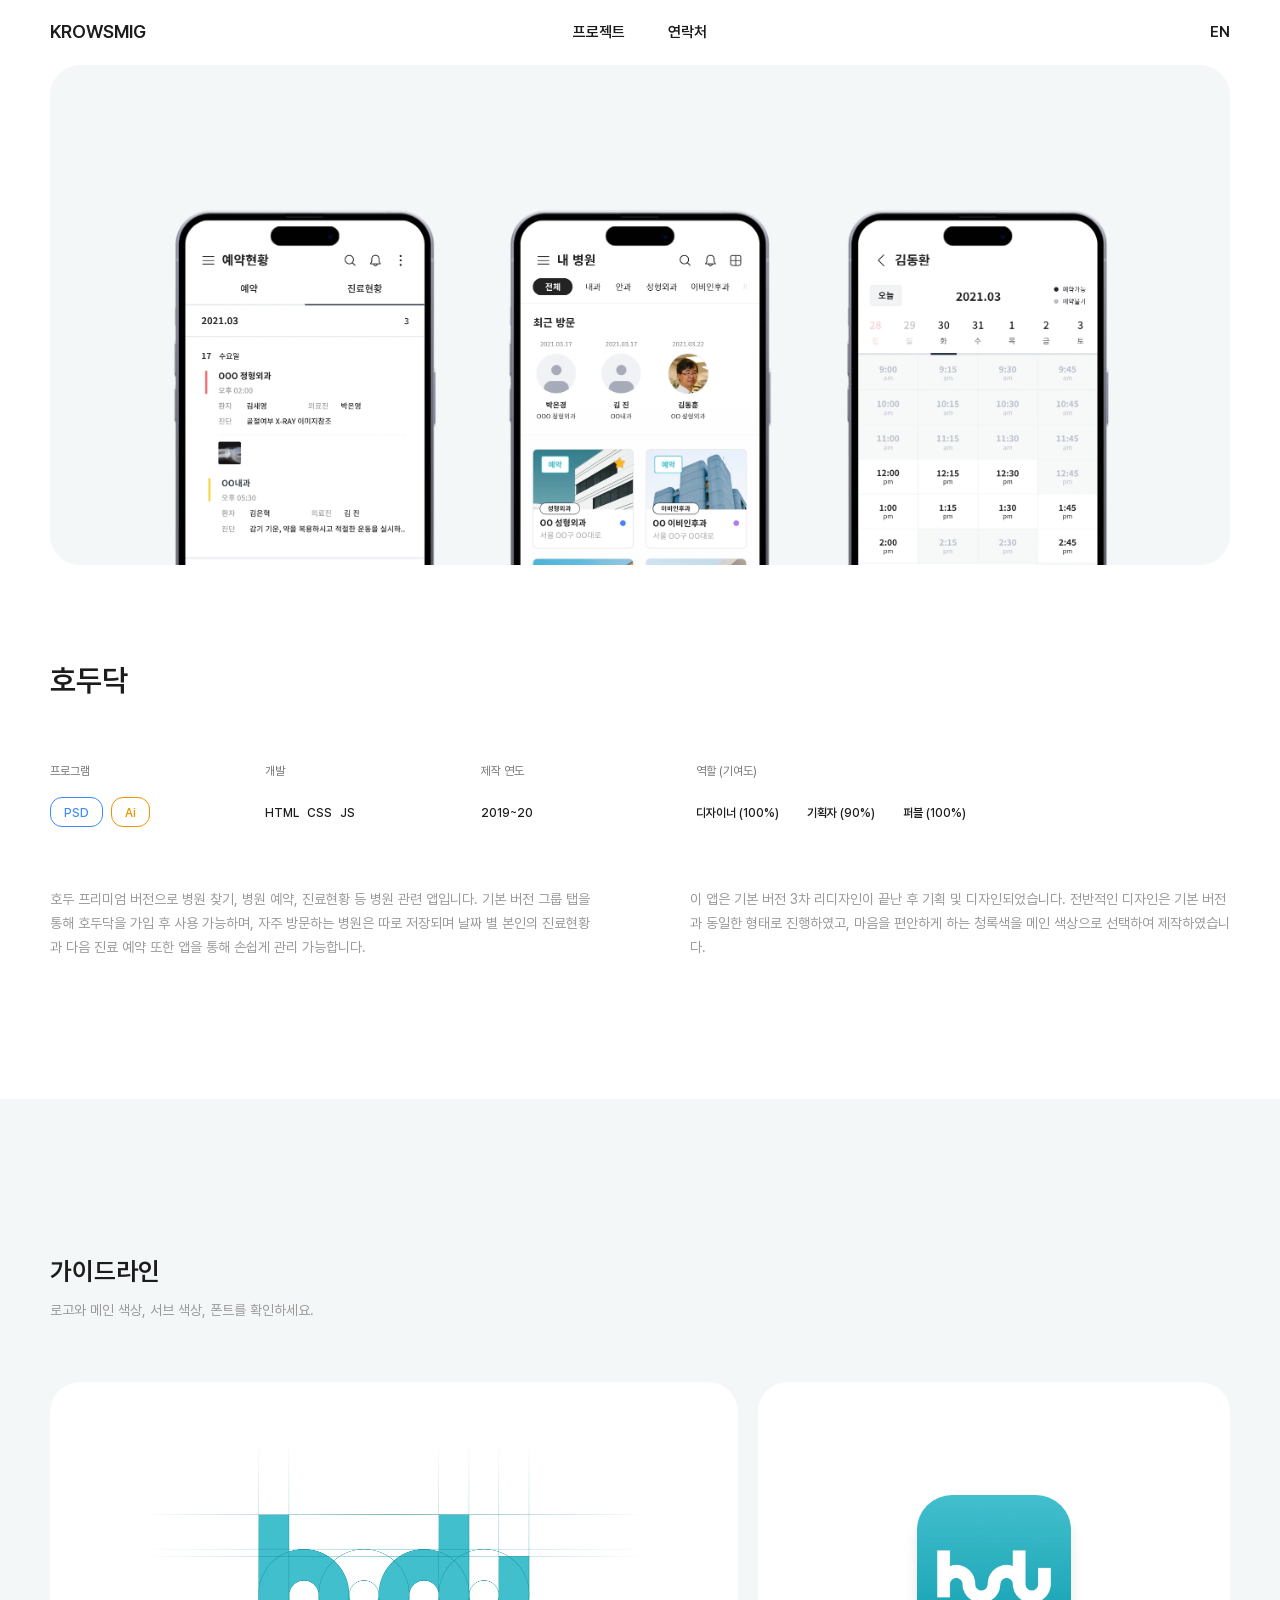
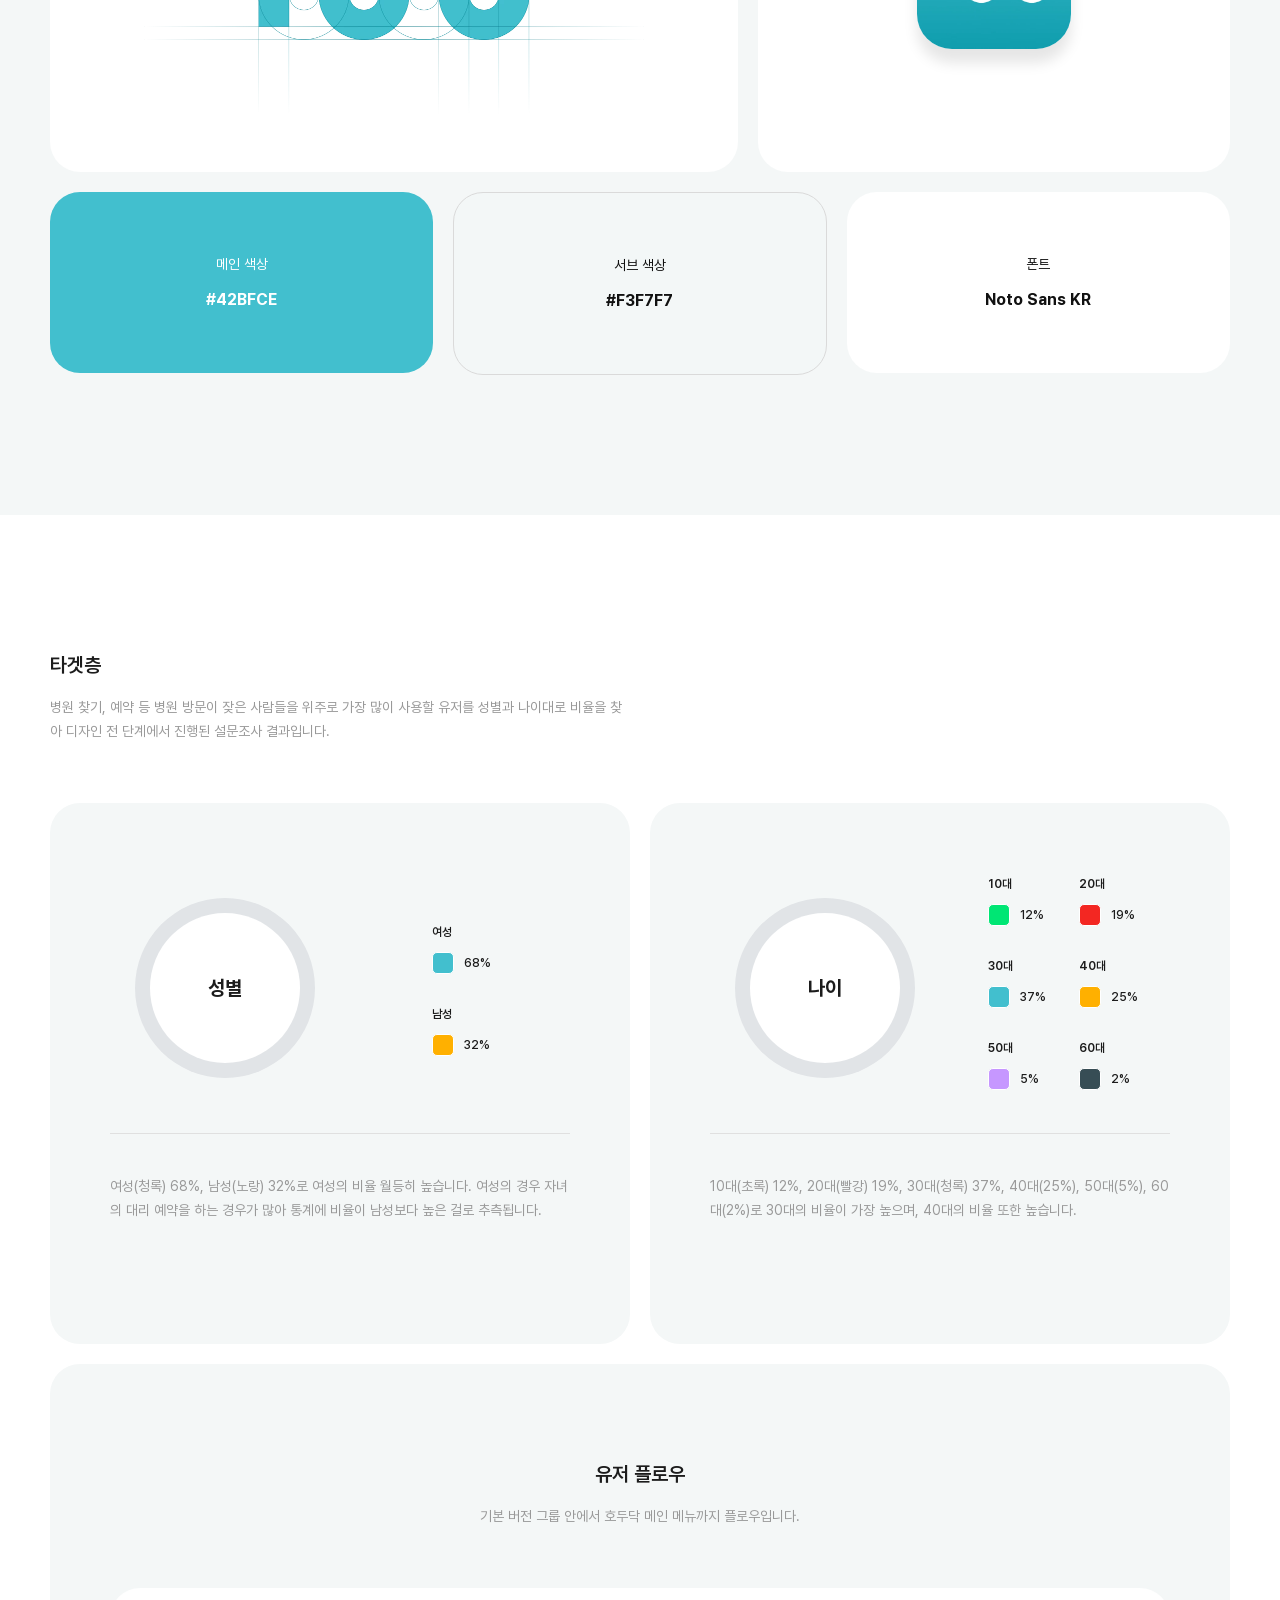
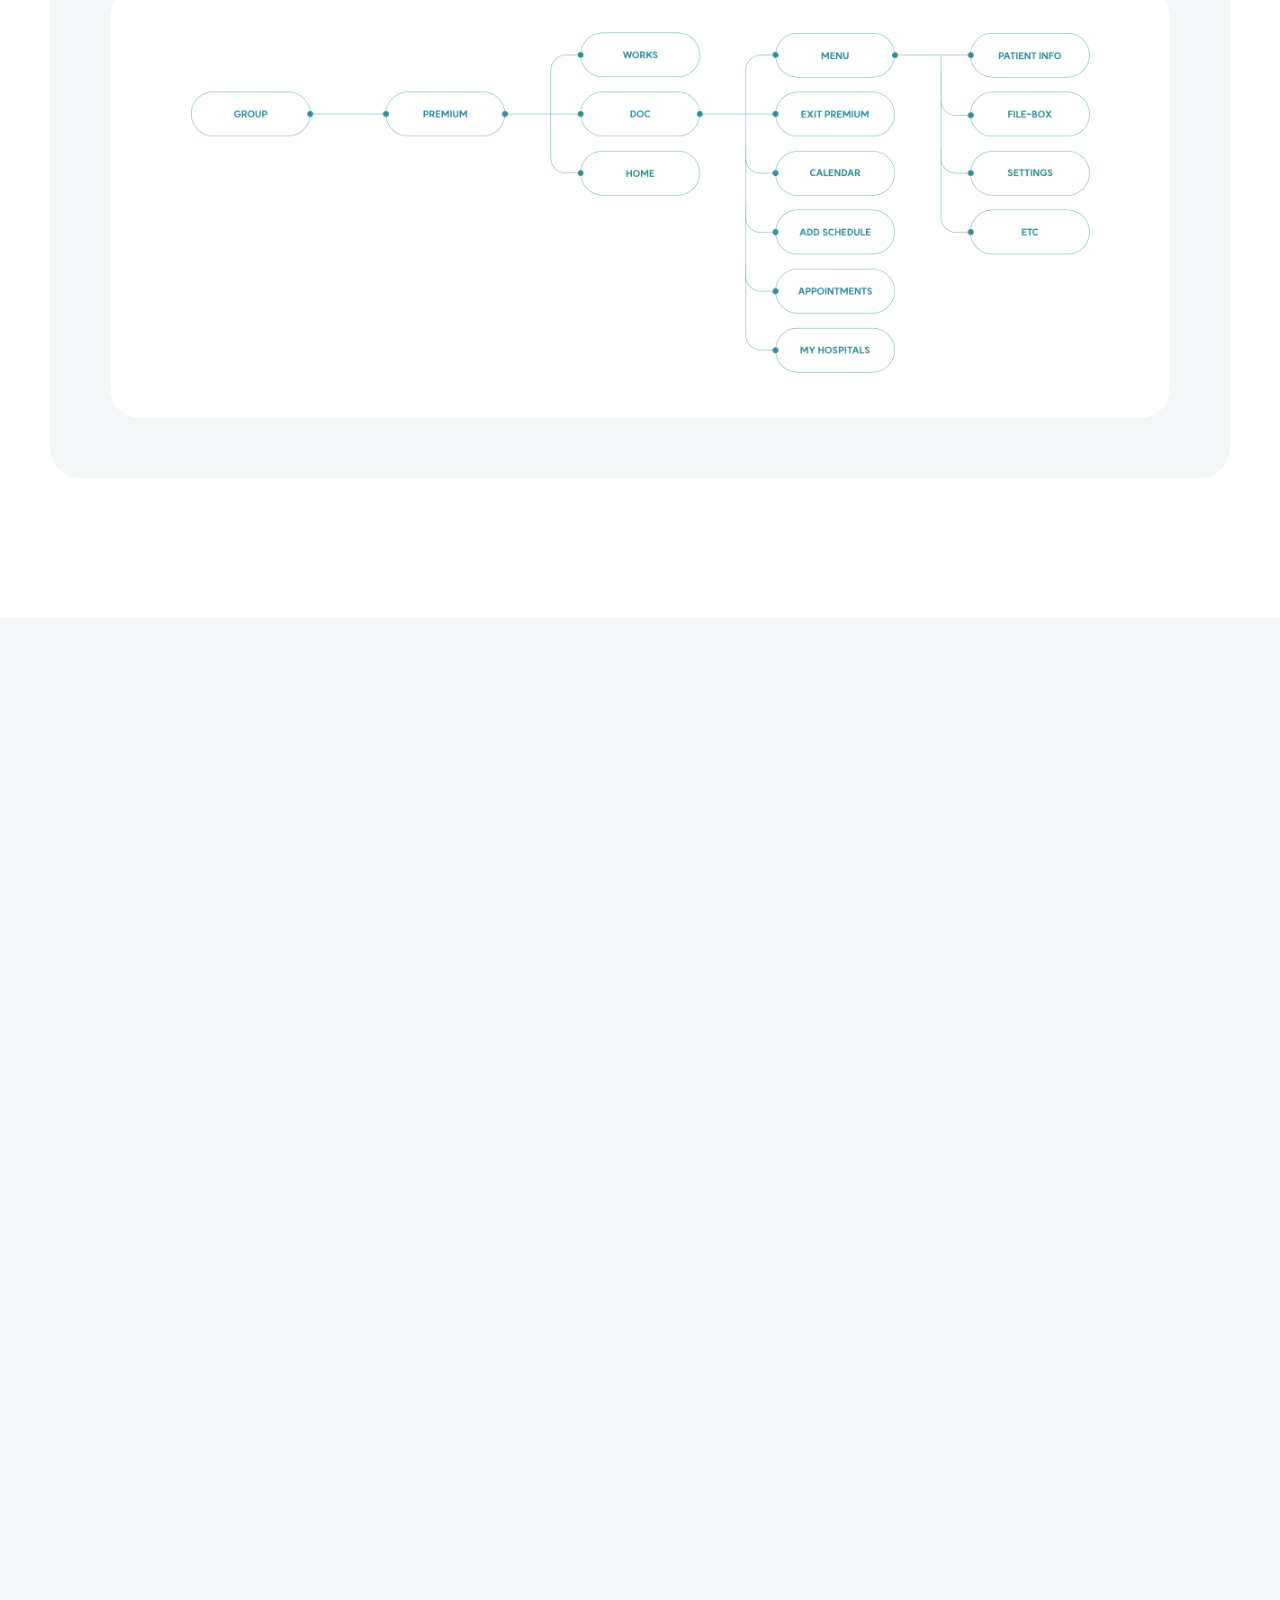
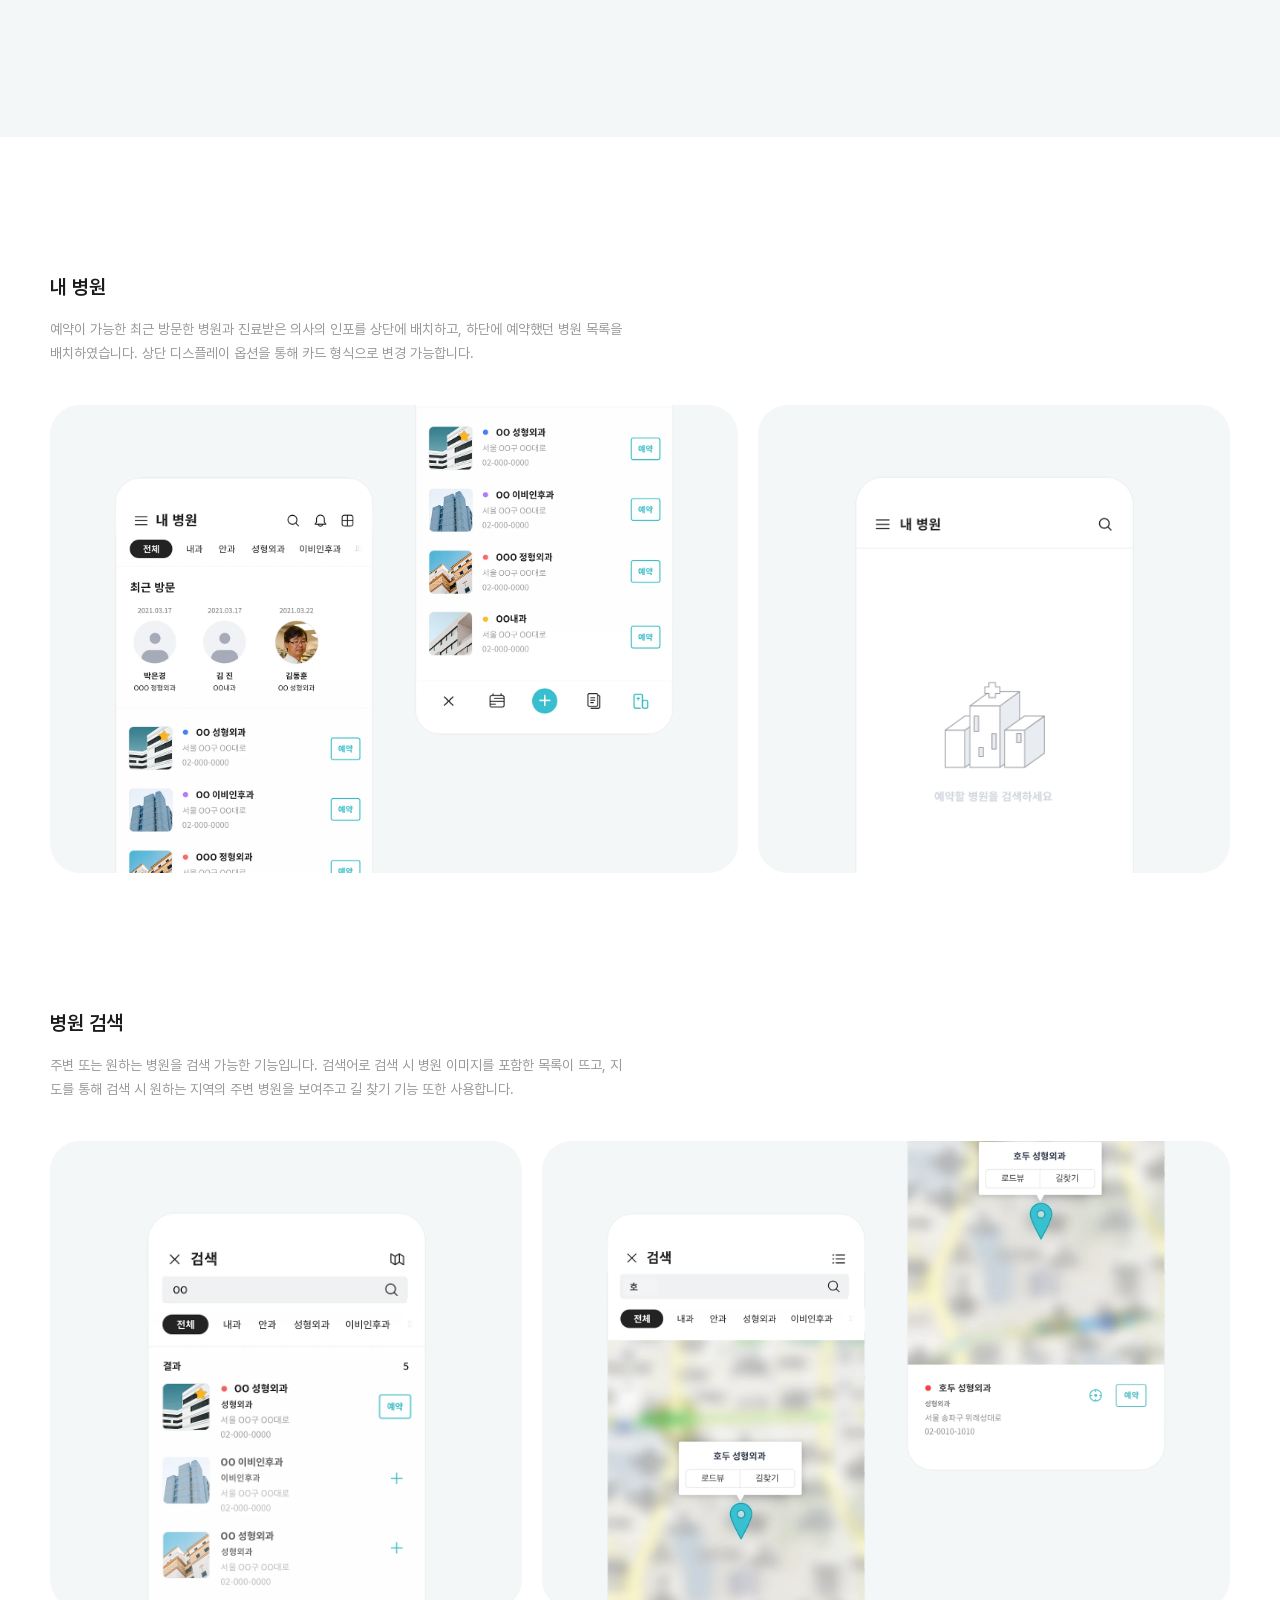
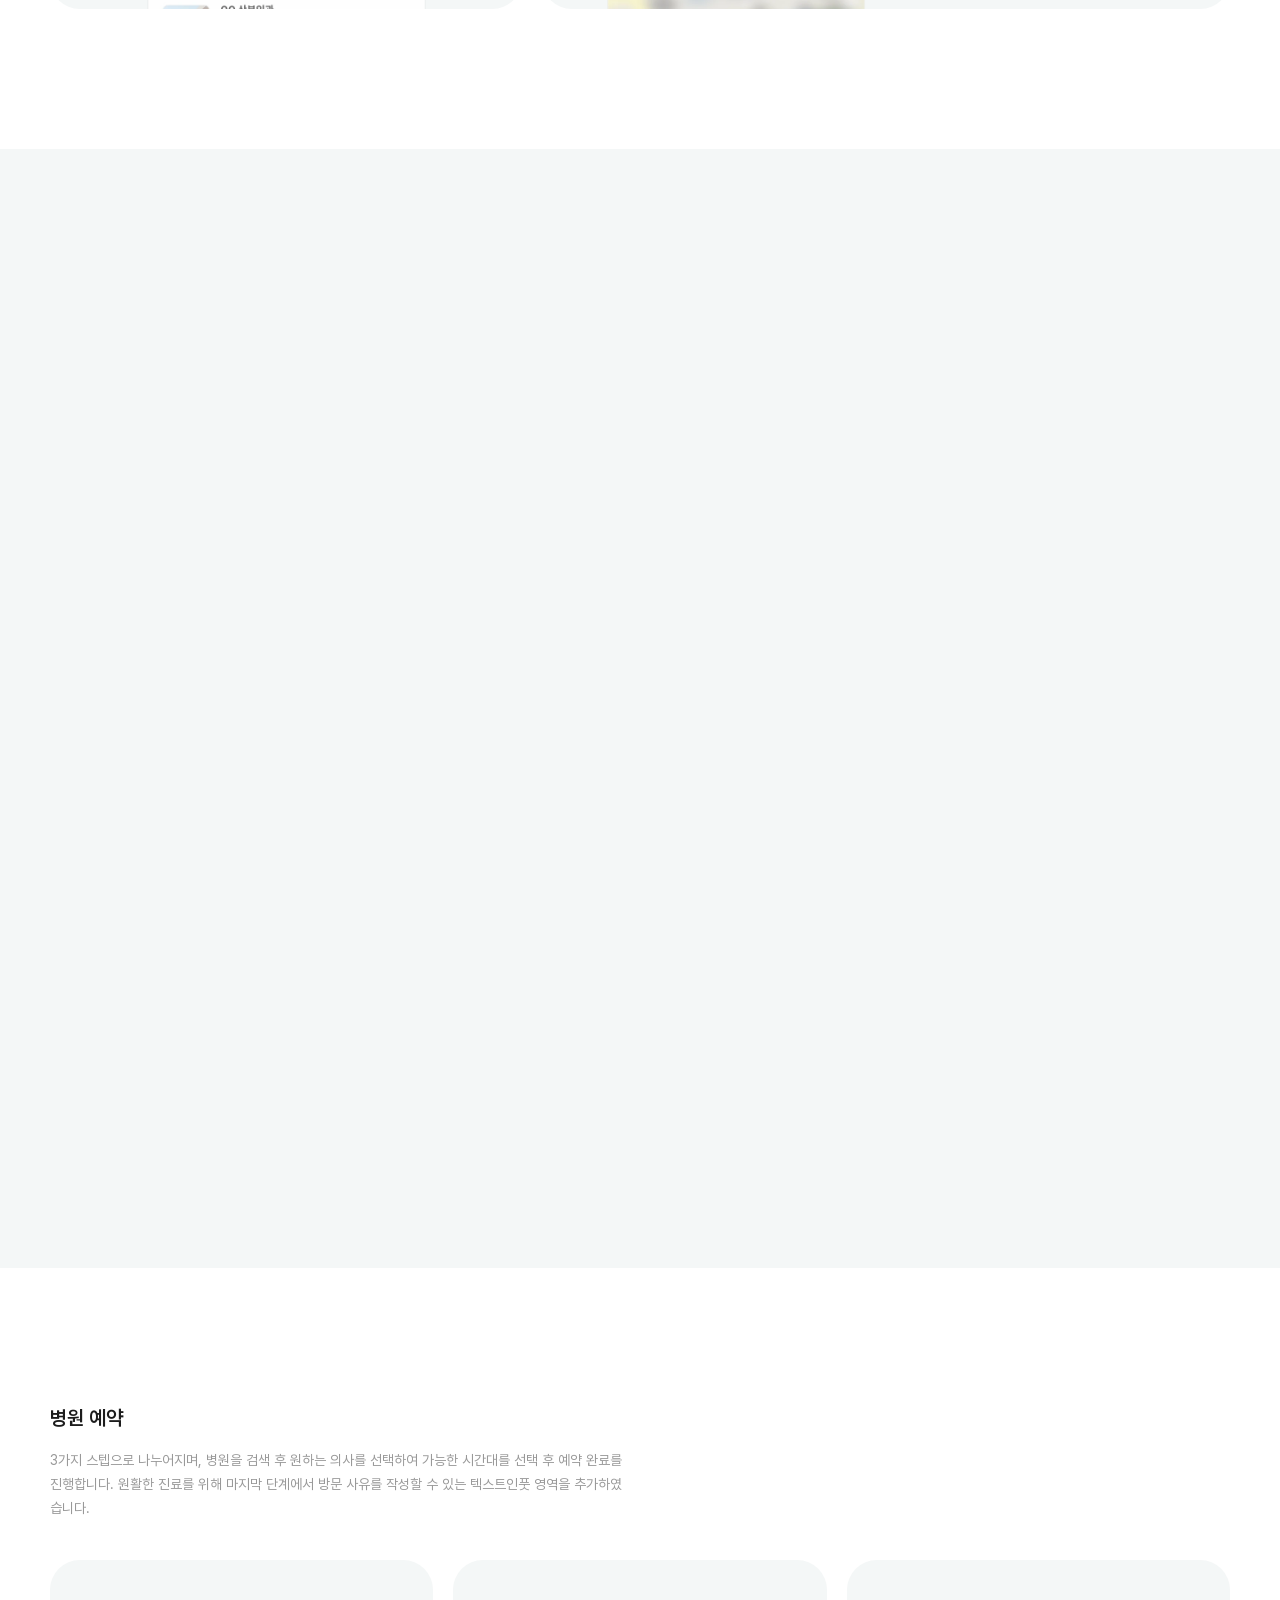
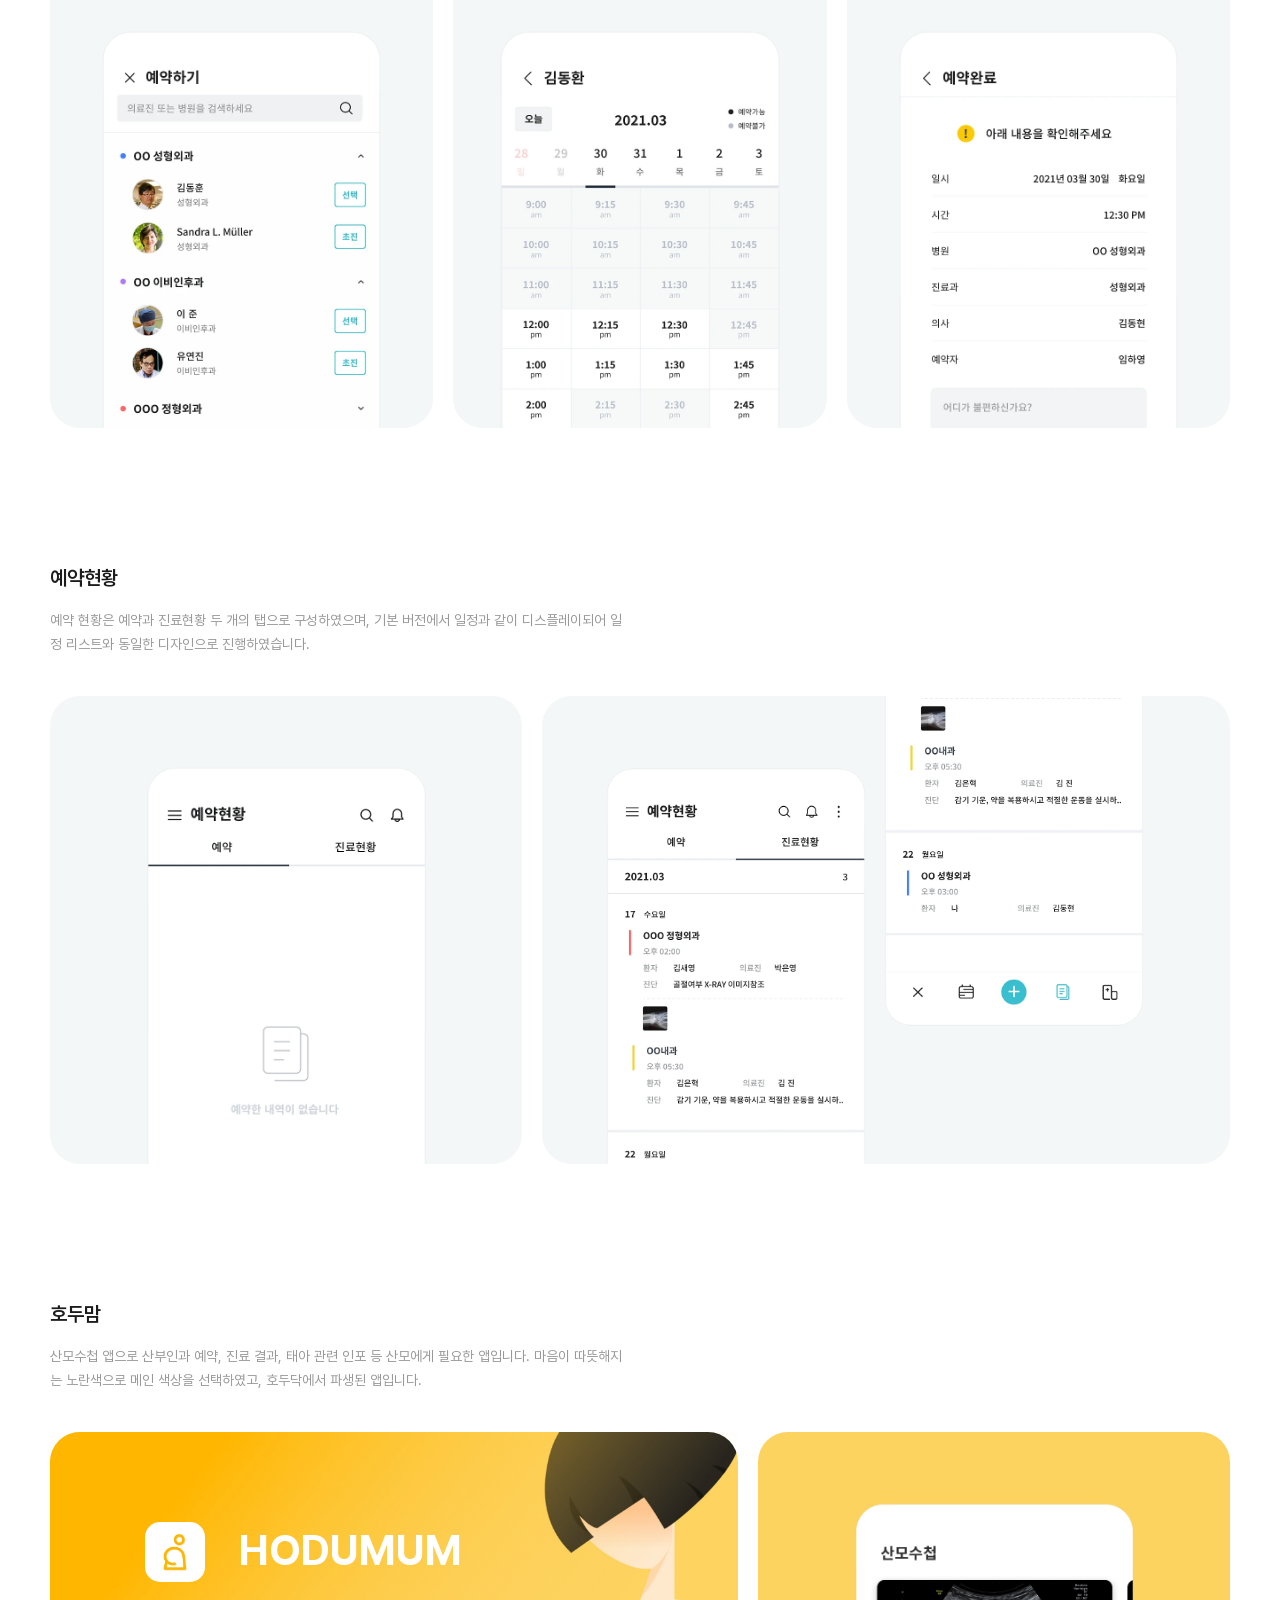
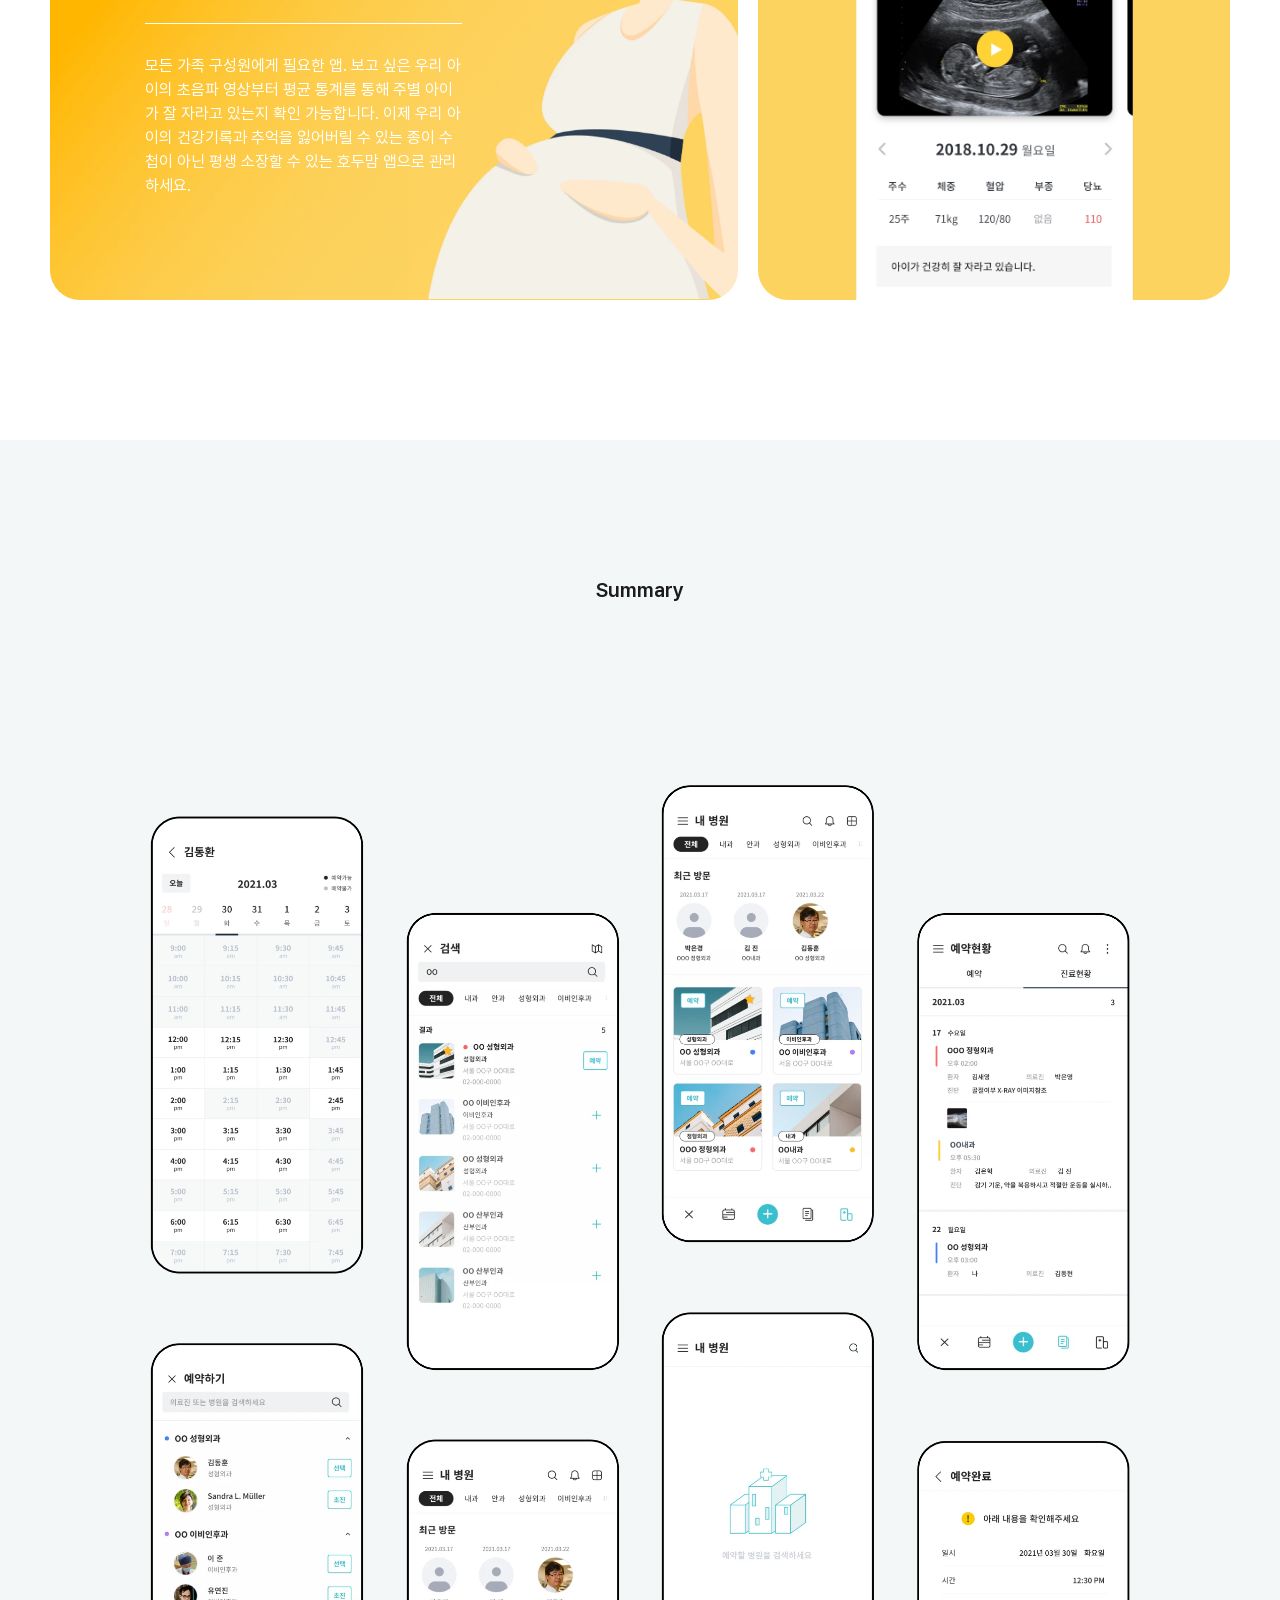
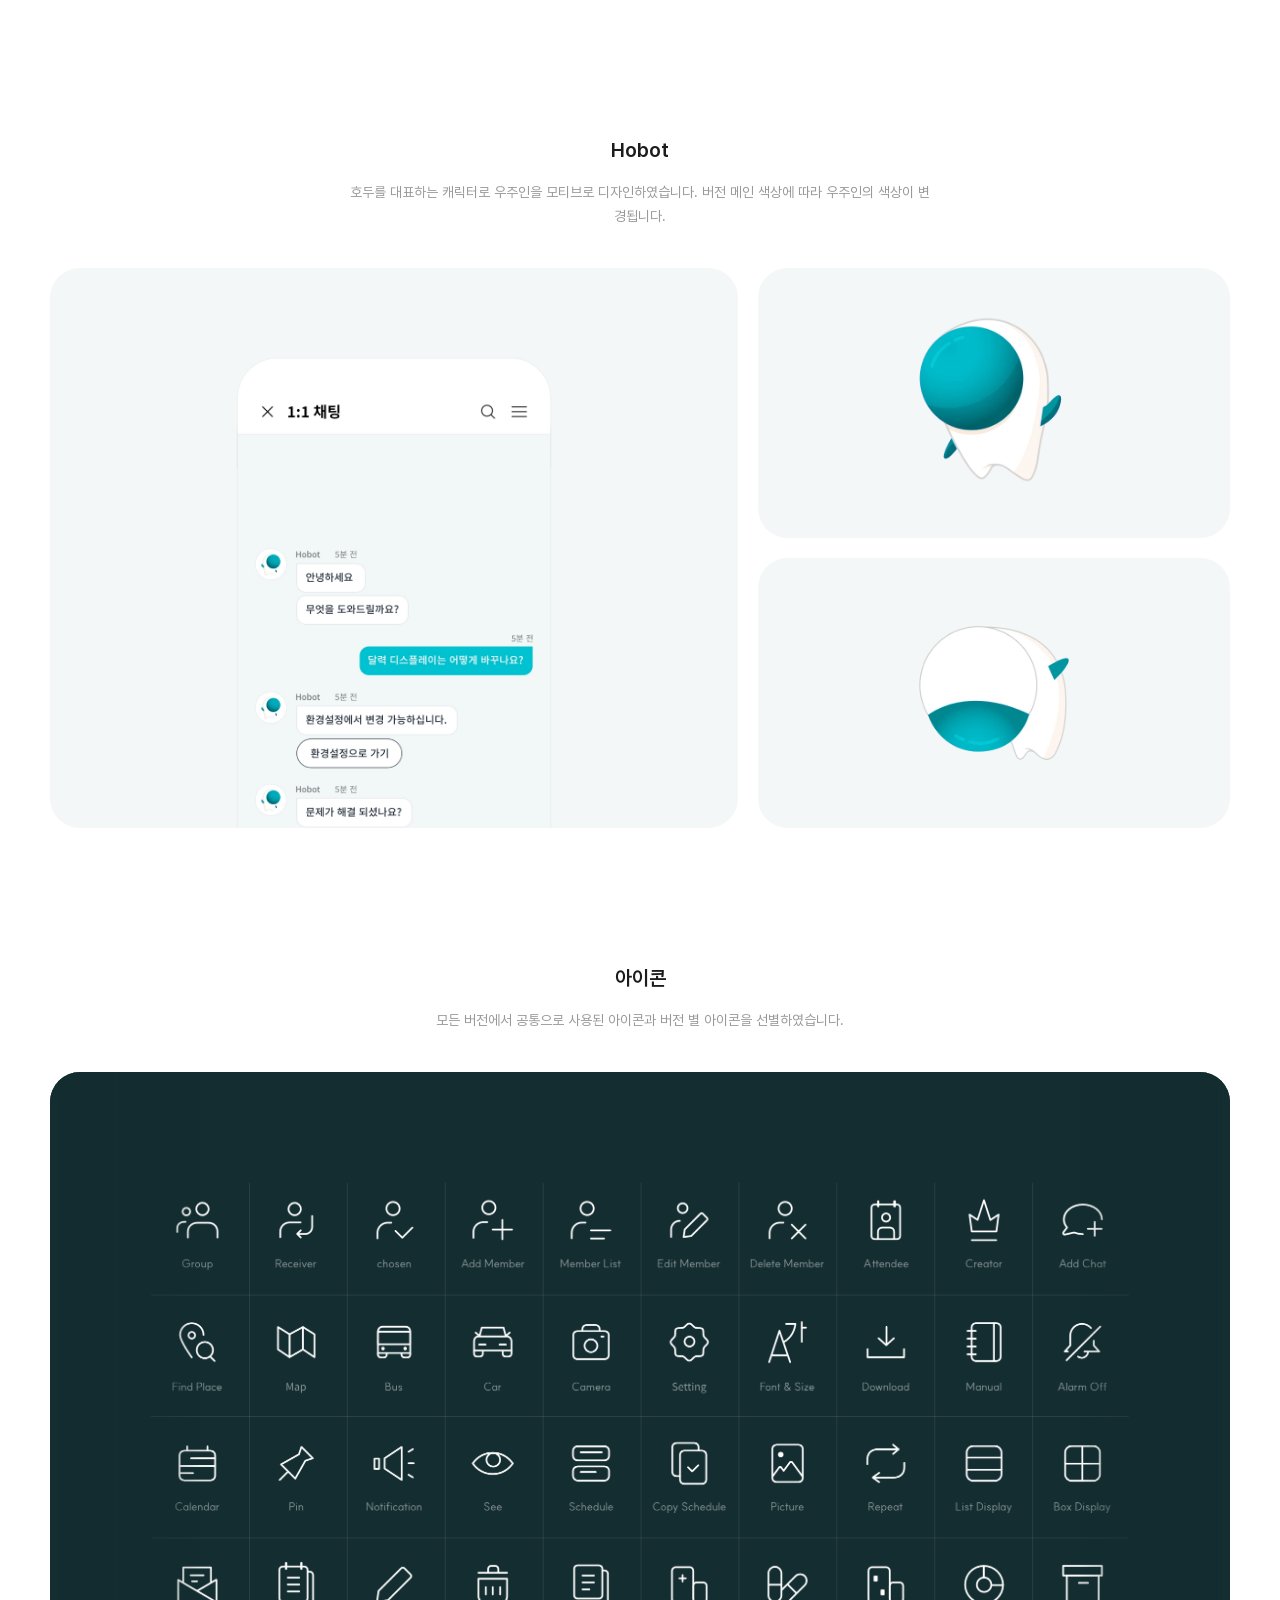
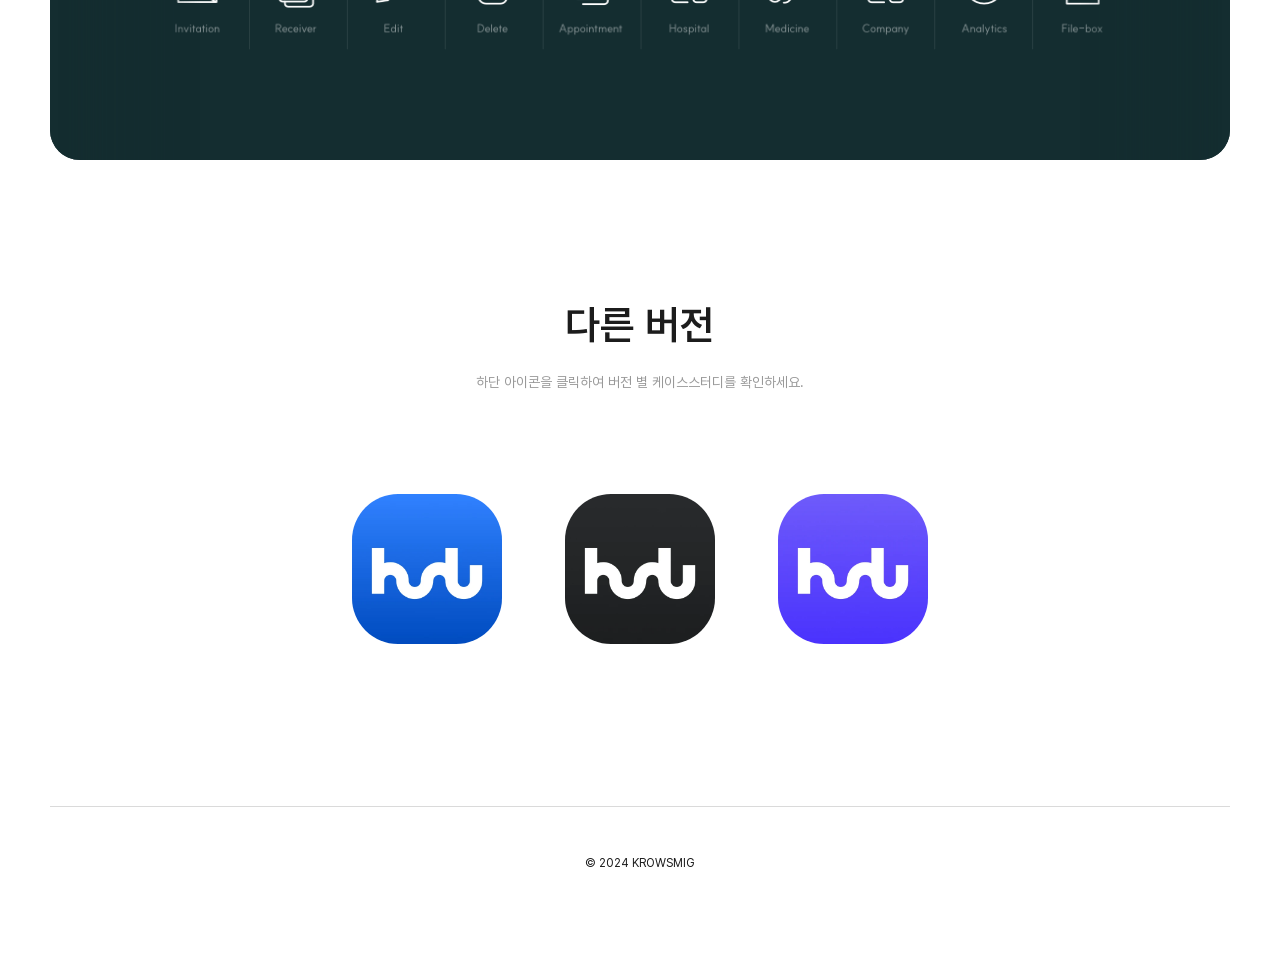
<file: kr/hddc.html>
<!DOCTYPE html>
<html lang="ko">
 	<head>
		<meta charset="utf-8">
		<meta name="viewport" content="width=device-width, initial-scale=1.0">
		<title>호두닥 | KROWSMIG</title>
		<meta name="description" content="호두 프리미엄 버전인 호두닥은 병원 예약과 진료 결과가 확인 가능한 앱으로 이 페이지는 호두닥의 기획과 디자인 과정을 성명하는 케이스스터디 페이지입니다. KROWSMIG은 퍼블리싱이 가능한 웹/앱디자이너의 포트폴리오 사이트입니다.">
		<meta name="keywords" content="호두닥, 병원 예약, 진료 결과, 웹디자이너, 앱디자이너, 퍼블리셔, HODU, a calendar app, HTML, CSS, jQuery, Web Designer, App Designer, KROWSMIG">
		<link rel="icon" href="../images/main/favicon.png">
		<link rel="stylesheet" type="text/css" href="../css/default.css">
		<link rel="stylesheet" type="text/css" href="../css/common.css">
		<link rel="stylesheet" type="text/css" href="../css/hd_common.css">
		<link rel="stylesheet" type="text/css" href="../css/hddc.css">

	
		<script src="../js/jquery.js"></script>
		<script src="../js/sub_script.js"></script>
		<script src="../js/hddc_script.js"></script>

		<style type="text/css">
			
		</style>
		
		<script type="text/javascript">
		</script>

		<!-- Google tag (gtag.js) -->
		<script async src="https://www.googletagmanager.com/gtag/js?id=G-4524T4PMET"></script>
		<script>
		  window.dataLayer = window.dataLayer || [];
		  function gtag(){dataLayer.push(arguments);}
		  gtag('js', new Date());
		
		  gtag('config', 'G-4524T4PMET');
		</script>
	</head>
	<body>
		<!-- #wrapper -->
		<div id="wrapper">
			<!-- .main_bg -->
			<div class="main_div">

				<!-- #gnb -->
				<section id="gnb">
					<div class="top_div">
						<div class="rel_div">
							<h1><a href="../index.html" class="logo"><span class="img_logo">KROWSMIG</span></a></h1>
							<div class="right">
								<a href="../en/hddc.html" class="">EN</a>	
								<a href="#" class="on">한글</a>
							</div>
							<!-- .nav -->
							<div class="nav">
								<div class="burger">
									<h2>메뉴</h2>
									<a href="">
										<span></span>
										<span></span>
										<span></span>
									</a>
								</div>
								<nav>
									<a href="#projects" class="">프로젝트</a>	
									<a href="#about" class="">연락처</a>
								</nav>
								
							</div>
							<!-- .nav ends -->
							<div class="btm_line"><span></span></div>
						</div>
					</div>
				</section>
				<!-- #gnb ends -->


				<!-- #menu_div -->
				<div id="menu_div">
					<div class="menu_div">
						<ul>
							<li><a href="../kr/ltch.html">LITCH <span>뮤직 & OTT</span></a></li>
							<li><a href="../kr/jndk.html">JANDIK <span>온라인 쇼핑몰</span></a></li>
							<li><a href="../kr/hdwk.html">호두웍스 <span>전자결재</span></a></li>
							<li><a href="../kr/hdhm.html">호두홈 <span>핫플 & 중고거래</span></a></li>
							<li><a href="../kr/hd.html">호두 <span>일정관리</span></a></li>
							<li><a href="../kr/hdck.html">호두클릭 (웹 버전) <span>회의실 예약</span></a></li>
							<li><a href="../kr/hdck_tb.html">호두클릭 (탭 버전) <span>회의실 예약</span></a></li>
						</ul>
					</div>
					<div class="cont_div">
						<a href="mailto:krowsmig@gmail.com" title="클릭해서 이메일을 보내세요">이메일 보내기 <span>화살표</span></a>
					</div>
				</div>


				<!-- #main -->
				<section id="main">
					<div class="main wd_1920">
						<p class="brdr main_bg mgn_btm_100"><span class="main_img">image of hodu app</span></p>
					</div>
					<div class="quick_div wd_1920 pd_btm_160">
						<h1 class="fnt_30 pd_btm_40">호두닥</h1>
						<ul class="summary_ul pd_btm_60">
							<li class="pr_li">
								<p class="title">프로그램</p>
								<p>
									<span class="psd">PSD</span>
									<span class="ai">Ai</span>
								</p>
							</li>
							<li class="la_li">
								<p class="title">개발</p>
								<p>
									<span>HTML</span>
									<span>CSS</span>
									<span>JS</span>
								</p>
							</li>
							<li class="yy_li">
								<p class="title">제작 연도</p>
								<p><span>2019~20</span></p>
							</li>
							<li class="in_li">
								<p class="title">역할 (기여도)</p>
								<p>디자이너 <span>(100%)</span>
								</p>
								<p>기획자 <span>(90%)</span>
								</p>
								<p>퍼블 <span>(100%)</span>
								</p>
							</li>
						</ul>
						<div class="description_div">
							<p class="fnt_14 first_p">
								호두 프리미엄 버전으로 병원 찾기, 병원 예약, 진료현황 등 병원 관련 앱입니다. 기본 버전 그룹 탭을 통해 호두닥을 가입 후 사용 가능하며,
								자주 방문하는 병원은 따로 저장되며 날짜 별 본인의 진료현황과 다음 진료 예약 또한 앱을 통해 손쉽게 관리 가능합니다.
							</p>

							<p class="fnt_14 last_p">
								이 앱은 기본 버전 3차 리디자인이 끝난 후 기획 및 디자인되었습니다. 전반적인 디자인은 기본 버전과 동일한 형태로 진행하였고, 마음을 편안하게 하는 청록색을 메인 색상으로 선택하여 제작하였습니다.
							</p>
						</div>
					</div>
					<div class="guide_div grey_bg wd_full">
						<div class="wd_1920 pd_tp_160 pd_btm_160">
							<h2 class="fnt_25">가이드라인</h2>
							<div class="description_div">
								<p class="des fnt_14 first_p">로고와 메인 색상, 서브 색상, 폰트를 확인하세요.</p>
							</div>
							<ul class="guide_ul pd_tp_60 ">
								<li class="logo_li">
									<p class="brdr">로고 레이아웃 아이콘</p>
								</li>
								<li class="app_li">
									<p class="brdr"><span>앱 아이콘</span></p>
								</li>
								<li class="main_li">
									<p class="brdr">
										<span class="title fnt_14">메인 색상</span>
										<span class="des fnt_16">#42BFCE</span>
									</p>
								</li>
								<li class="sub_li">
									<p class="brdr">
										<span class="title fnt_14">서브 색상</span>
										<span class="des fnt_16">#F3F7F7</span>
									</p>
								</li>
								<li class="font_li">
									<p class="brdr">
										<span class="title fnt_14">폰트</span>
										<span class="des fnt_16">Noto Sans KR</span>
									</p>
								</li>
							</ul>
						</div>
					</div>
				</section>
				<!-- #main ends -->

				<!-- #contents -->
				<div id="contents" class="">
					<!-- #target -->
					<section id="target">
						<div class="target_div wd_1920 pd_tp_160">
							<h1 class="fnt_20">타겟층</h1>
							<p class="pd_btm_60 des fnt_14">
								병원 찾기, 예약 등 병원 방문이 잦은 사람들을 위주로 가장 많이 사용할 유저를 성별과 나이대로 비율을 찾아 디자인 전 단계에서 진행된 설문조사 결과입니다.
							</p>
							<ul class="target_ul">
								<li class="gender_li">
									<ul class="gender_ul grey_bg brdr">
										<li class="gender_img">
											<span class="hd_chart hddc_chart chart_span two_panels">
												<svg viewBox="0 0 63.6619772368 63.6619772368">
													<circle class="pie1" style="stroke:#42BFCE;" cx="31.8309886184" cy="31.8309886184" r="15.9154943092"/>
													<circle class="pie2" style="stroke:#FFB000;" cx="31.8309886184" cy="31.8309886184" r="15.9154943092"/>
												</svg>
											</span>
											<p class="ic_p">
												성별
											</p>	
										</li>
										<li class="gender_graph_li">
											<ul class="detail_ul">
												<li>
													<h2>여성</h2>
													<p><span class="color_span doc">doc dolor</span> 68%</p>
												</li>
												<li>
													<h2>남성</h2>
													<p><span class="color_span yellow">yellow</span> 32%</p>
												</li>
											</ul>
										</li>
										<li>
											<p class="fnt_14">여성(청록) 68%, 남성(노랑) 32%로 여성의 비율 월등히 높습니다. 여성의 경우 자녀의 대리 예약을 하는 경우가 많아 통계에 비율이 남성보다 높은 걸로 추측됩니다.</p>
										</li>
									</ul>
								</li>
								<li class="age_li">
									<ul class="gender_ul grey_bg brdr">
										<li class="gender_img age_img">
											<span class="hd_chart hddc_chart chart_span five_panels">
												<svg viewBox="0 0 63.6619772368 63.6619772368">
													<circle class="pie6" cx="31.8309886184" style="stroke:#374d55;" cy="31.8309886184" r="15.9154943092"/>
													<circle class="pie5" cx="31.8309886184" style="stroke:#C697FF;" cy="31.8309886184" r="15.9154943092"/>
													<circle class="pie4" cx="31.8309886184" style="stroke:#00E674;" cy="31.8309886184" r="15.9154943092"/>
													<circle class="pie3" cx="31.8309886184" style="stroke:#F32722;" cy="31.8309886184" r="15.9154943092"/>
													<circle class="pie2" cx="31.8309886184" style="stroke:#FFB000;" cy="31.8309886184" r="15.9154943092"/>
													<circle class="pie1" cx="31.8309886184" style="stroke:#42BFCE;" cy="31.8309886184" r="15.9154943092"/>
												</svg>
											</span>
											<p class="ic_p">
												나이
											</p>	
										</li>
										<li class="age_graph_li">
											<ul class="detail_ul">
												<li>
													<h2>10대</h2>
													<p><span class="color_span green">green</span> 12%</p>
												</li>
												<li>
													<h2>20대</h2>
													<p><span class="color_span red">red</span> 19%</p>
												</li>
												<li>
													<h2>30대</h2>
													<p><span class="color_span doc">doc</span> 37%</p>
												</li>
												<li>
													<h2>40대</h2>
													<p><span class="color_span yellow">yellow</span> 25%</p>
												</li>
												<li>
													<h2>50대</h2>
													<p><span class="color_span purple">purple</span> 5%</p>
												</li>
												<li>
													<h2>60대</h2>
													<p><span class="color_span dark">dark</span> 2%</p>
												</li>
											</ul>
										</li>
										<li>
											<p class="fnt_14">10대(초록) 12%, 20대(빨강) 19%, 30대(청록) 37%, 40대(25%), 50대(5%), 60대(2%)로 30대의 비율이 가장 높으며, 40대의 비율 또한 높습니다.</p>
										</li>
									</ul>
								</li>
								<li class="user_li grey_bg brdr">
									<h2 class="fnt_20">유저 플로우</h2>
									<p class="des fnt_14">기본 버전 그룹 안에서 호두닥 메인 메뉴까지 플로우입니다.</p>
									<p class="flow_img brdr mgn_tp_60">
										유저 플로우 이미지
									</p>
								</li>
							</ul>
						</div>
					</section>
					<!-- #target ends -->

					<!-- #img_title -->
					<section id="img_title_1" class="grey_bg mgn_tp_160">
						<div class="img_title_div wd_1920 pd_tp_160">
							<p class="icon_p ic_hospital">병원 아이콘</p>
							<h1 class="fnt_50">내 병원과<br>병원 검색하기</h1>
							<p class="des fnt_16">방문했던 병원은 내 병원 탭에서 바로 확인, <span class="break_line"></span>
								필요한 병원은 주변에서 바로 찾으세요.</p>
							<p class="img_title_1 lazy_img lazy_css">내 병원과 검색 앱 이미지</p>
						</div>
					</section>
					<!-- #img_title ends -->

					<section id="content_1" class="wd_1920 pd_tp_160">
						<div class="content_div">
							<dl>
								<dt class="fnt_20">내 병원</dt>
								<dd class="des fnt_14 pd_btm_40">
									예약이 가능한 최근 방문한 병원과 진료받은 의사의 인포를 상단에 배치하고, 하단에 예약했던 병원 목록을 배치하였습니다.
									상단 디스플레이 옵션을 통해 카드 형식으로 변경 가능합니다.
								</dd>
							</dl>
							<div class="content_dd">
								<p class="wd_60per"><span class="grey_bg brdr hospital_1 two_imgs lazy_img lazy_css">내 병원 앱 이미지</span></p>
								<p class="wd_40per"><span class="grey_bg brdr hospital_2 lazy_img lazy_css">내 병원 없을떄 앱 이미지</span></p>
							</div>
							<dl>
								<dt class="fnt_20 mgn_tp_160">병원 검색</dt>
								<dd class="des fnt_14 pd_btm_40">
									주변 또는 원하는 병원을 검색 가능한 기능입니다. 검색어로 검색 시 병원 이미지를 포함한 목록이 뜨고, 지도를 통해 검색 시 원하는 지역의 주변 병원을 보여주고 길 찾기 기능 또한 사용합니다.
								</dd>
							</dl>
							<div class="content_dd">
								<p class="wd_40per rt"><span class="grey_bg brdr search_1 lazy_img lazy_css">검색 앱 이미지</span></p>
								<p class="wd_60per lt"><span class="grey_bg brdr search_2 two_imgs lazy_img lazy_css">검색 지도 상세 앱 이미지</span></p>
							</div>
						</div>
					</section>

					<!-- #img_title -->
					<section id="img_title_2" class="grey_bg mgn_tp_160">
						<div class="img_title_div wd_1920 pd_tp_160">
							<p class="icon_p ic_appointment">병원예약 아이콘</p>
							<h1 class="fnt_50">병원 예약과<br>예약 현황</h1>
							<p class="des fnt_16">검색한 병원을 선택하여 진료를 원하는 의사와 예약하고, <span class="break_line"></span>
								진료 후 현황까지 앱에서 확인하세요.</p>
							<p class="img_title_1 img_title_2 lazy_img lazy_css">예약하기 앱 이미지</p>
						</div>
					</section>
					<!-- #img_title ends -->
					<!-- #content_2 -->
					<section id="content_2" class="wd_1920 pd_tp_160">
						<div class="content_div">
							<dl>
								<dt class="fnt_20">병원 예약</dt>
								<dd class="des fnt_14 pd_btm_40">
									3가지 스텝으로 나누어지며, 병원을 검색 후 원하는 의사를 선택하여 가능한 시간대를 선택 후 예약 완료를 진행합니다. 원활한 진료를 위해 마지막 단계에서 방문 사유를 작성할 수 있는 텍스트인풋 영역을 추가하였습니다.
								</dd>
							</dl>
							<div class="content_dd mk_apt">
								<p class="wd_33per rt"><span class="grey_bg brdr appointment_1 lazy_img lazy_css">예약하기 1 앱 화면</span></p>
								<p class="wd_33per mid"><span class="grey_bg brdr appointment_2 lazy_img lazy_css">예약하기 2 앱 화면</span></p>
								<p class="wd_33per lt"><span class="grey_bg brdr appointment_3 lazy_img lazy_css">예약하기 3 앱 화면</span></p>
							</div>
							<dl>
								<dt class="fnt_20 mgn_tp_160">예약현황</dt>
								<dd class="des fnt_14 pd_btm_40">
									예약 현황은 예약과 진료현황 두 개의 탭으로 구성하였으며, 기본 버전에서 일정과 같이 디스플레이되어 일정 리스트와 동일한 디자인으로 진행하였습니다.
								</dd>
							</dl>
							<div class="content_dd">
								<p class="wd_40per rt"><span class="grey_bg brdr list_appointments_1 lazy_img lazy_css">예약연황 앱 이미지</span></p>
								<p class="wd_60per lt"><span class="grey_bg brdr list_appointments_2 flip two_imgs lazy_img lazy_css">진료현황 앱 이미지</span></p>
							</div>
							<dl>
								<dt class="fnt_20 mgn_tp_160">호두맘</dt>
								<dd class="des fnt_14 pd_btm_40">산모수첩 앱으로 산부인과 예약, 진료 결과, 태아 관련 인포 등 산모에게 필요한 앱입니다. 마음이 따뜻해지는 노란색으로 메인 색상을 선택하였고, 호두닥에서 파생된 앱입니다.
								</dd>
							</dl>
							<div class="content_dd hmm">
								<p class="wd_60per rel brdr">
									<span class="grey_bg brdr hm_bg lazy_img lazy_css">산모 일러스트레이션 이미지</span>
									<span class="hm_bg_gr lazy_img lazy_css"></span>
									<span class="icon_hm">호두맘 아이콘</span>
									<span class="title fnt_50">HODUMUM</span>
									<span class="cont">
										모든 가족 구성원에게 필요한 앱. 보고 싶은 우리 아이의 초음파 영상부터 평균 통계를 통해 주별 아이가 잘 자라고 있는지 확인 가능합니다.
										이제 우리 아이의 건강기록과 추억을 잃어버릴 수 있는 종이 수첩이 아닌 평생 소장할 수 있는 호두맘 앱으로 관리하세요.
									</span>
								</p>
								<p class="wd_40per"><span class="grey_bg brdr hm_img lazy_img lazy_css">산모수첩 앱 이미지</span></p>
							</div>							
						</div>
					</section>
					<!-- #content_2 ends -->

					<!-- #img_title -->
					<section id="other_pages" class="grey_bg mgn_tp_160">
						<div class="img_title_div wd_1920 pd_tp_160">
							<h1 class="fnt_20">Summary</h1>
							<p class="img_title_1 img_title_other_pages lazy_img lazy_css">다른 화면 앱 이미지</p>
						</div>
					</section>
					<!-- #img_title ends -->
					<!-- #content_3 -->
					<section id="content_rest" class="wd_1920 pd_tp_160">
						<div class="content_div">
							<dl>
								<dt class="fnt_20">Hobot</dt>
								<dd class="des fnt_14 pd_btm_40">
									호두를 대표하는 캐릭터로 우주인을 모티브로 디자인하였습니다. 버전 메인 색상에 따라 우주인의 색상이 변경됩니다.
								</dd>
							</dl>
							<div class="content_dd">
								<p class="wd_60per"><span class="grey_bg brdr lazy_img lazy_css">1:1채팅 앱 이미지</span></p>
								<p class="wd_40per"><span class="grey_bg brdr hbt_1 lazy_img lazy_css">Hobot 1 이미지</span><span class="grey_bg brdr hbt_2 lazy_img lazy_css">Hobot 2 이미지</span></p>
							</div>
							<dl>
								<dt class="fnt_20 mgn_tp_160">아이콘</dt>
								<dd class="des fnt_14 pd_btm_40">모든 버전에서 공통으로 사용된 아이콘과 버전 별 아이콘을 선별하였습니다.
								</dd>
							</dl>
							<div class="content_dd ic_div">
								<p class="wd_full brdr"><span class="grey_bg lazy_img lazy_css">아이콘 이미지</span><span class="gradi_bg_1"></span><span class="gradi_bg_2"></span></p>
							</div>
						</div>
					</section>
					<!-- #content_3 ends -->

					<!-- .see_other -->
					<section id="see_other">
						<div class="wd_1920 pd_tp_160">
							<h1 class="fnt_50">다른 버전</h1>
							<p class="des fnt_14">하단 아이콘을 클릭하여 버전 별 케이스스터디를 확인하세요.</p>
							<ul class="pd_btm_60">
								<li class="hd"><a href="../kr/hd.html" alt="See HoduDoc"><span>호두</span></a></li>
								<li class="hdwk"><a href="../kr/hdwk.html" alt="See HoduWorks"><span>호두웍스</span></a></li>
								<li class="hdhm"><a href="../kr/hdhm.html" alt="See HoduHome"><span>호두홈</span></a></li>
							</ul>
							<div class="line"></div>
						</div>
					</section>

				</div>
				<!-- #contents ends -->

				<!-- .top_btn -->
				<div class="top_div">
					<a href="#wrapper" class="top_btn">상단으로 가기</a>
				</div>
				<!-- .top_btn ends -->


				<!-- #footer -->
				<section id="footer" class="wd_1920 pd_btm_160 pd_tp_60">
					<p class="eng_ft">© 2024 KROWSMIG</p>
				</section>
				<!-- #footer ends -->
			</div>

			<!-- .main_bg ends -->
		</div>
		<!-- #wrapper ends-->

		<!-- loading -->
		<div class="ld_bg">
			<div class="ld_box">
				<div class="first_orbit obt"></div>
				<div class="second_orbit obt"></div>
				<div class="third_orbit obt">LOADING</div>
			</div>
		</div>
	</body>
</html>
</file>
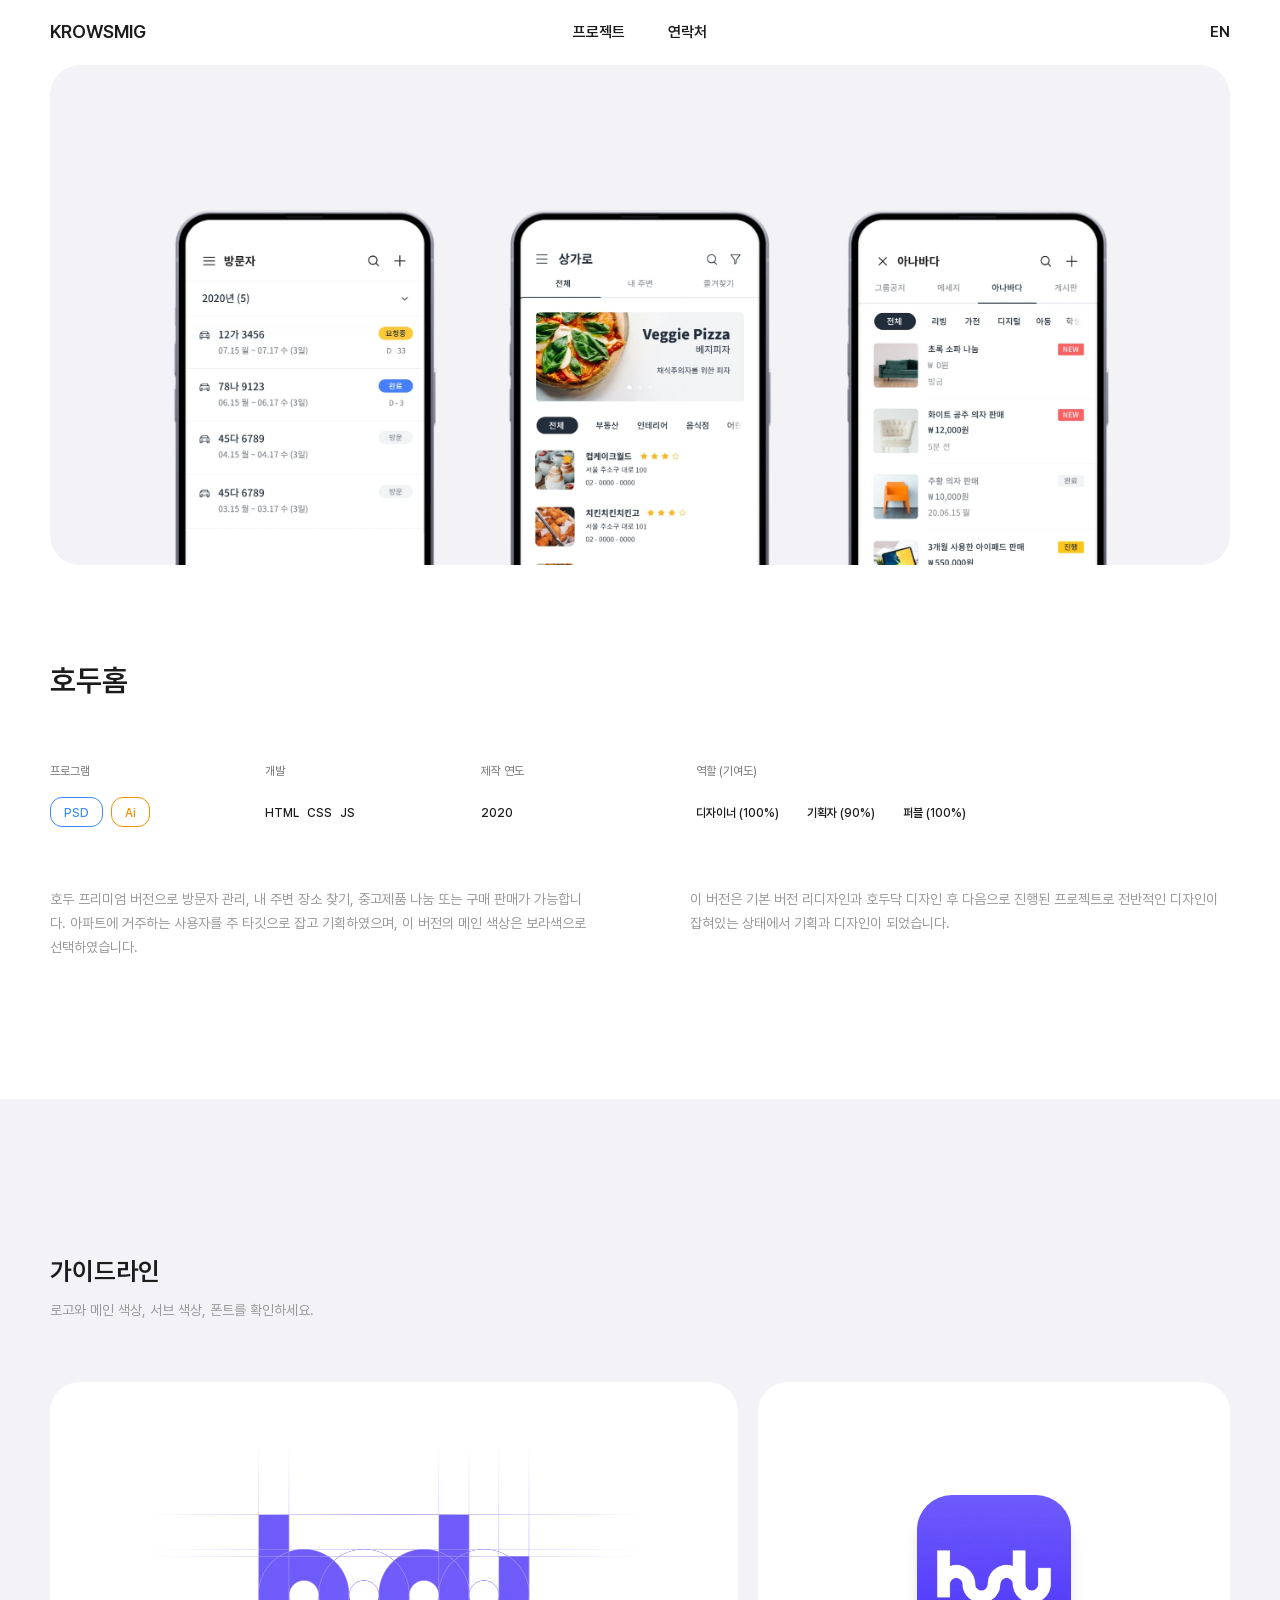
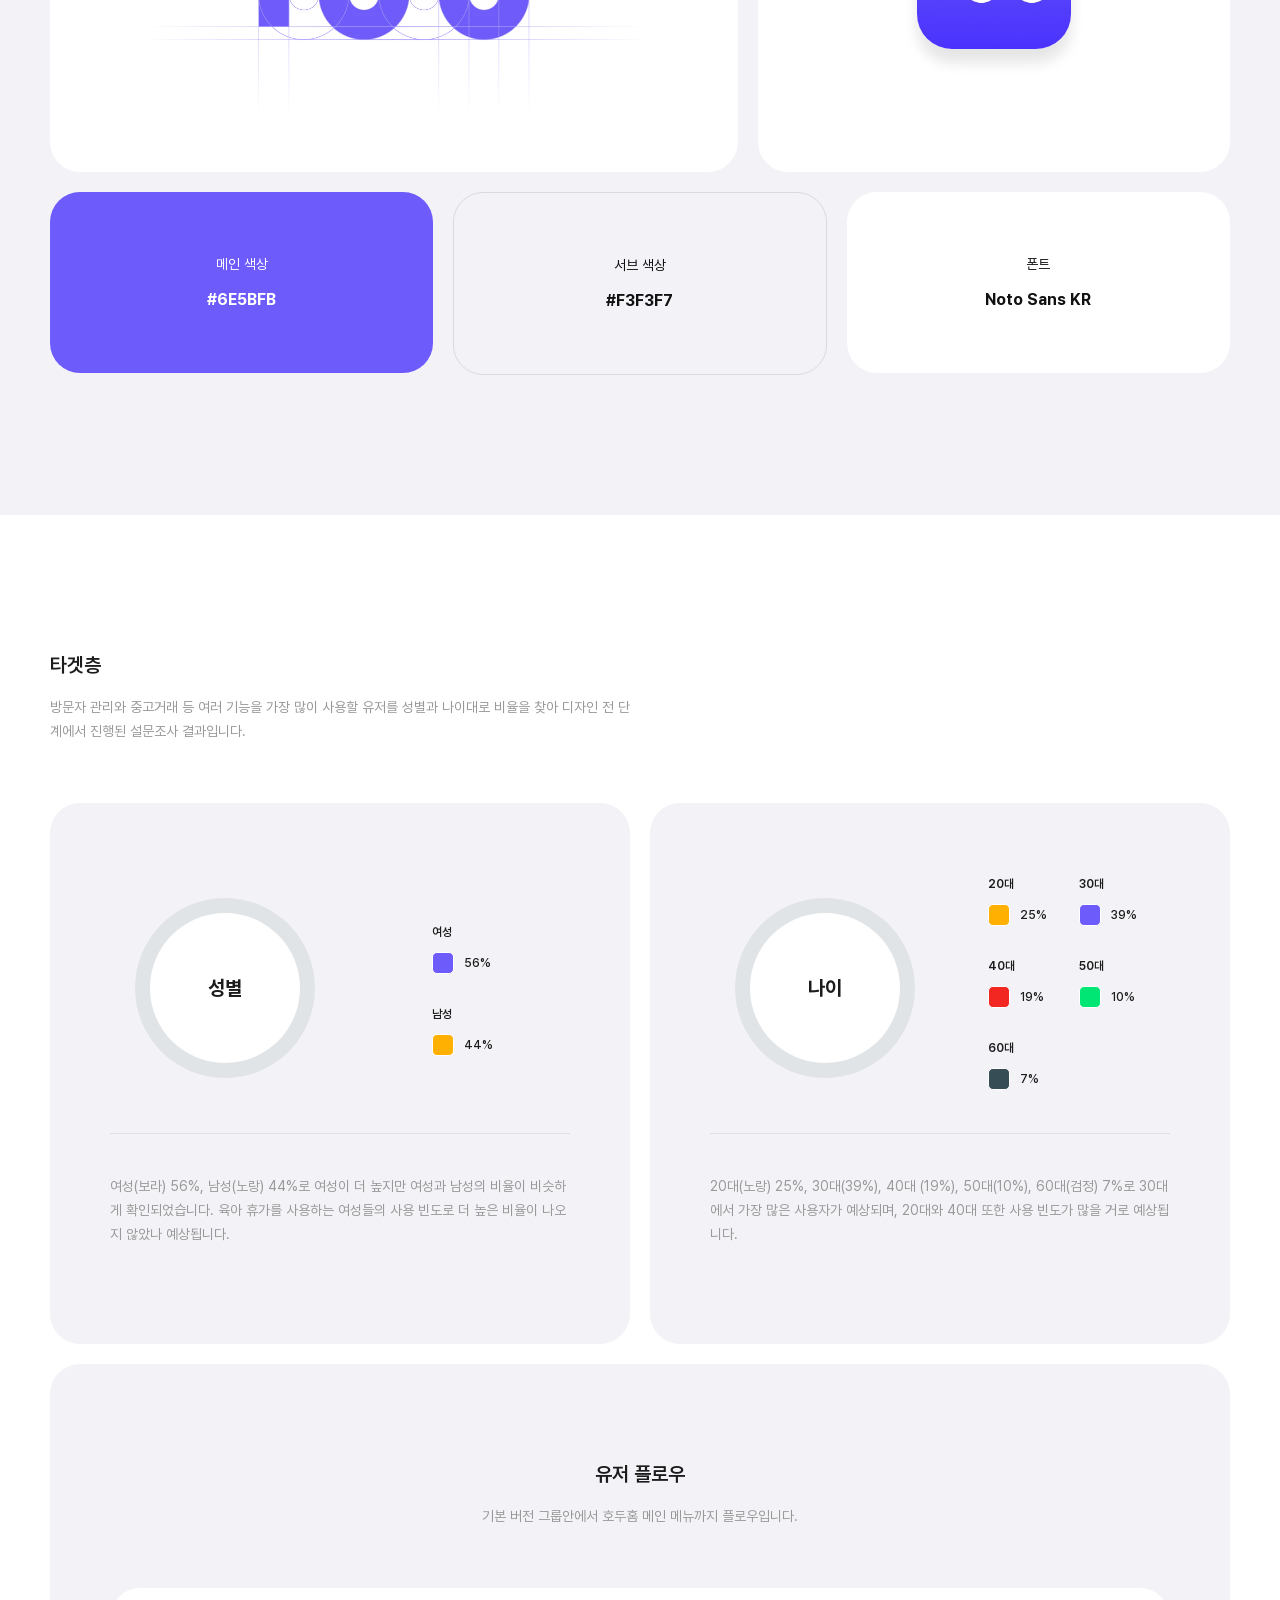
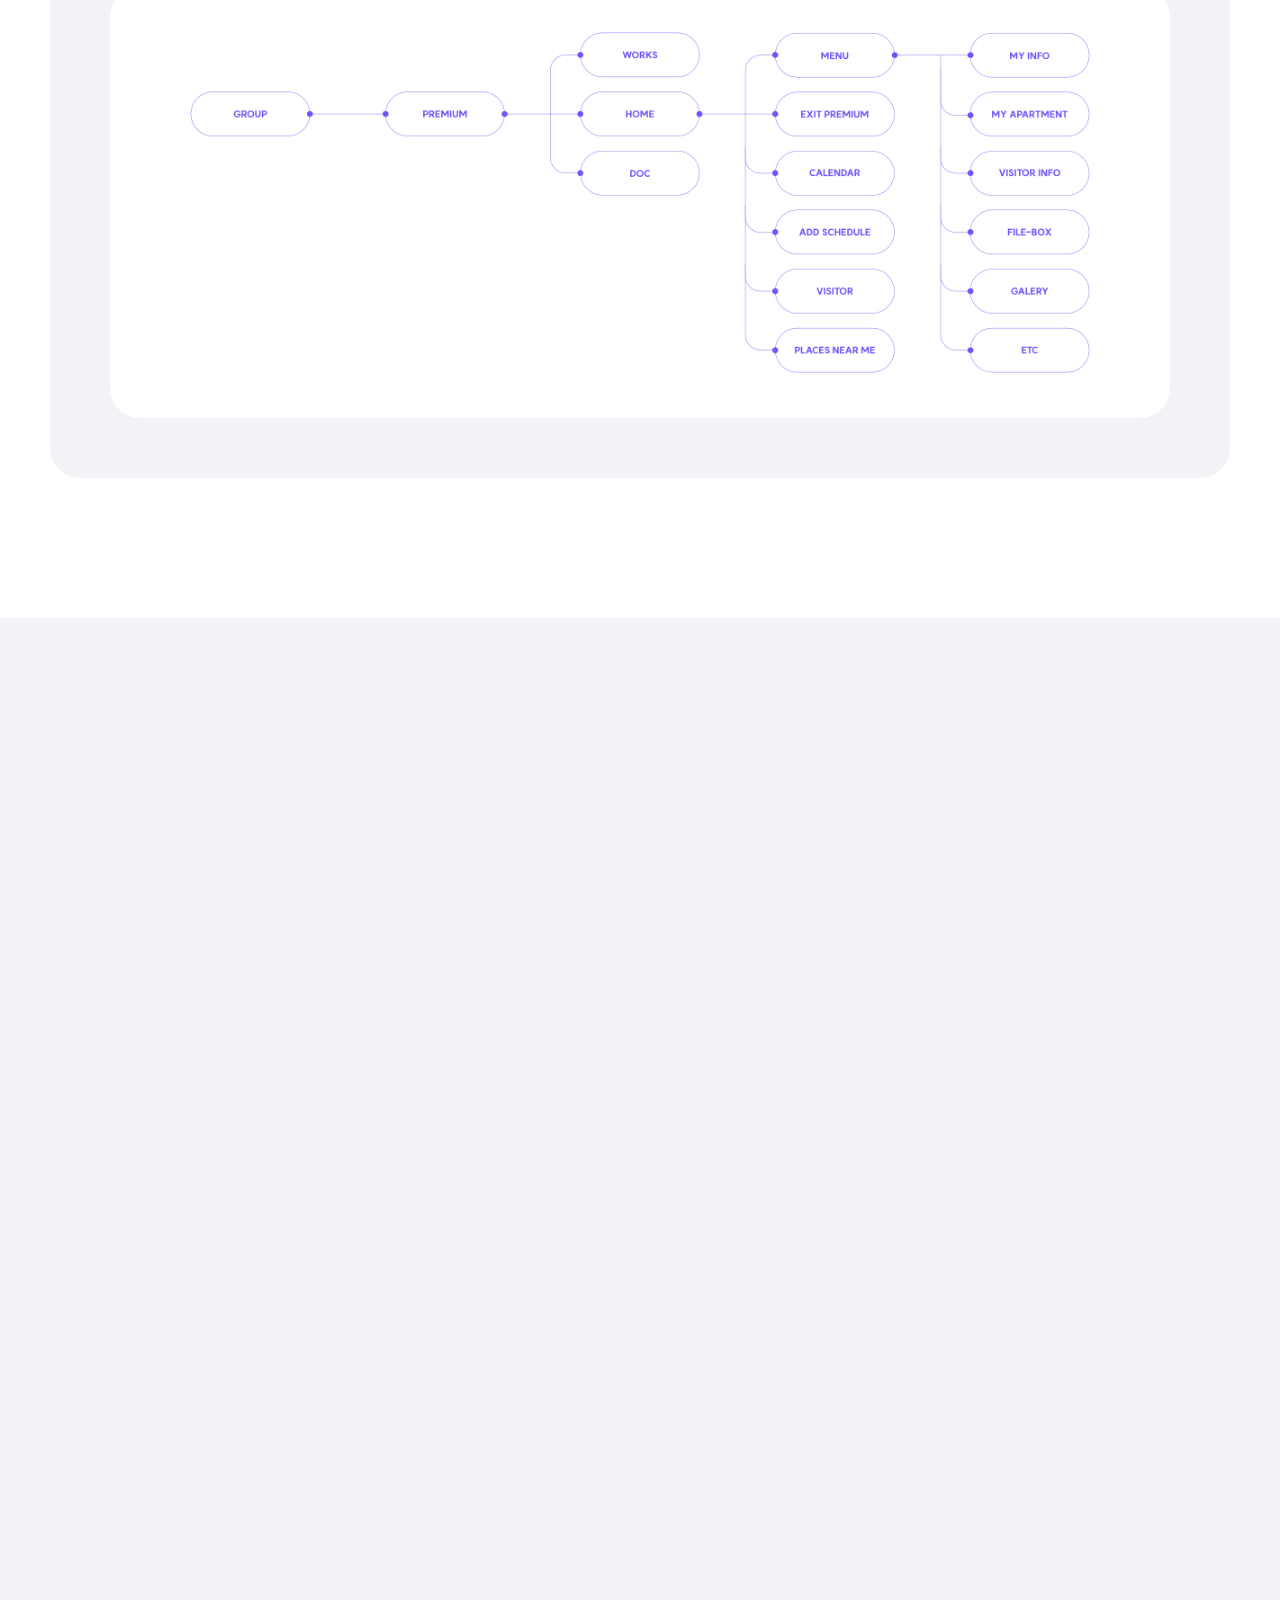
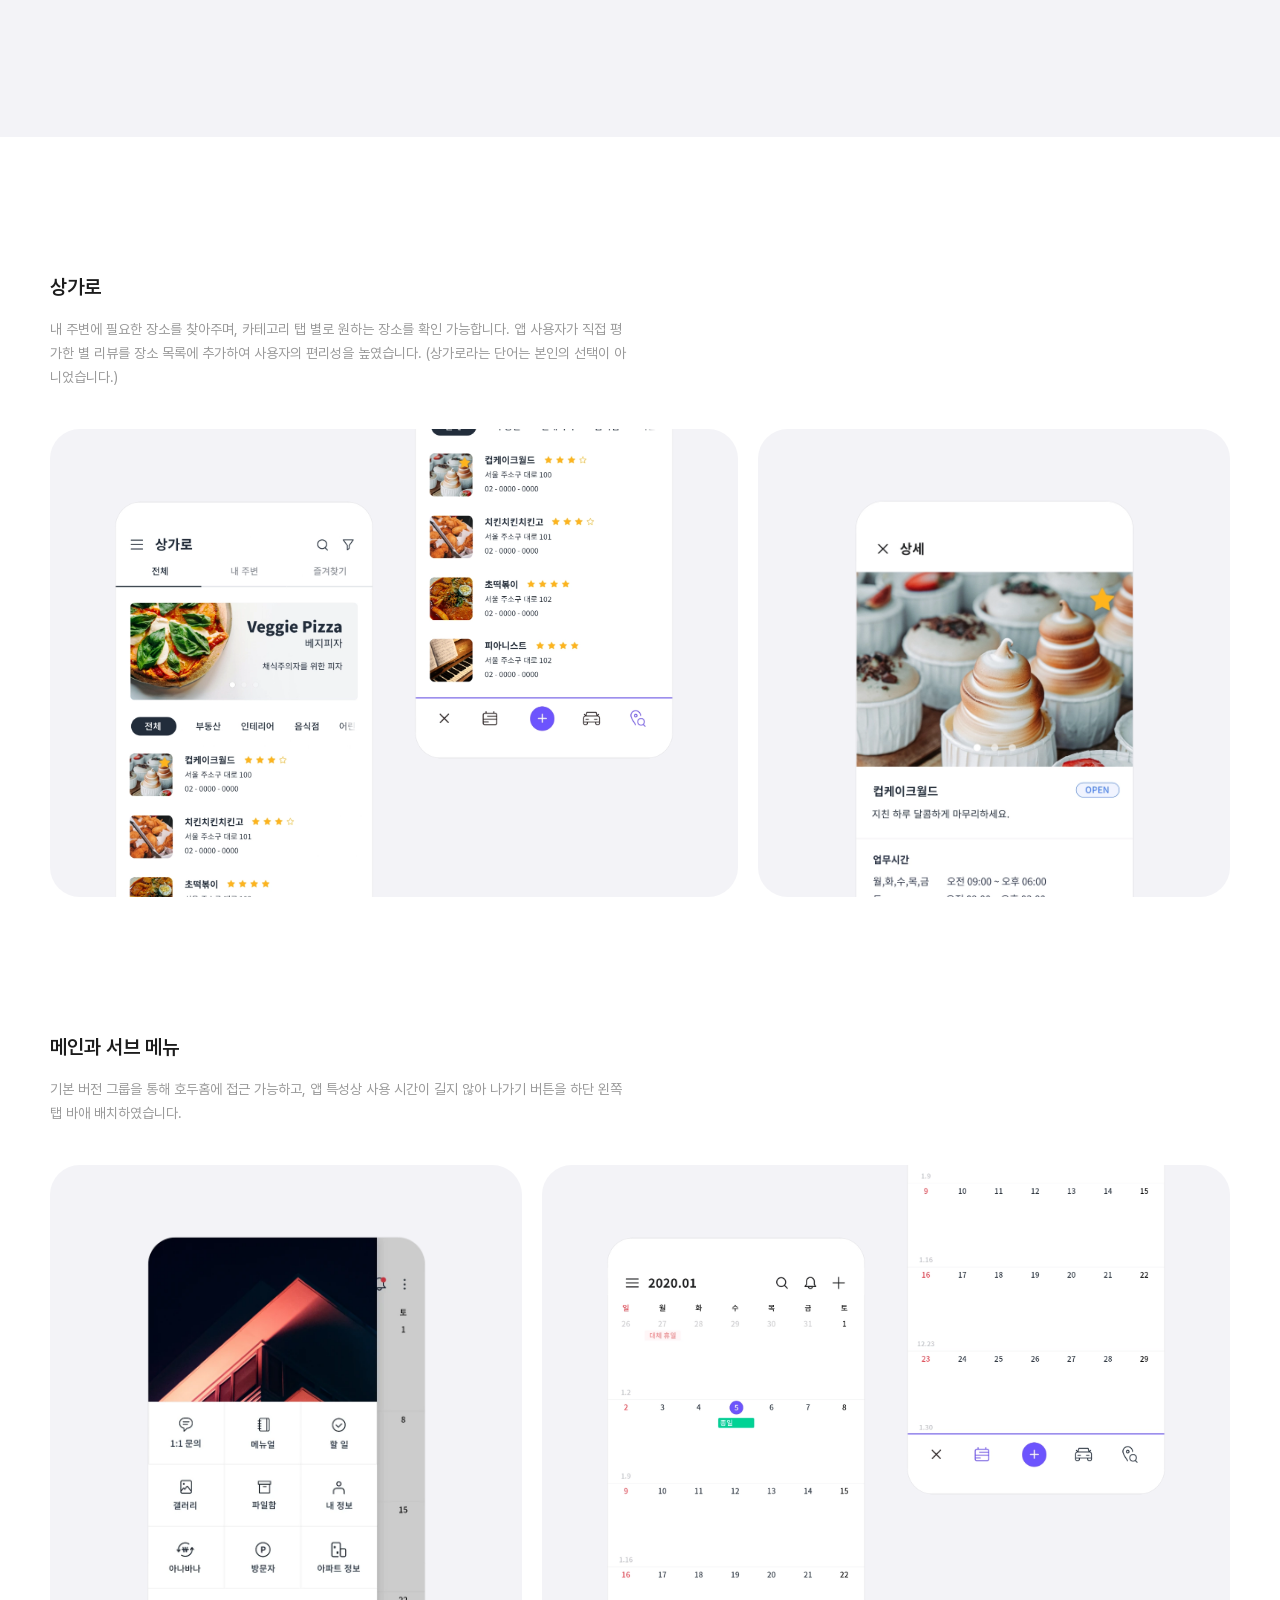
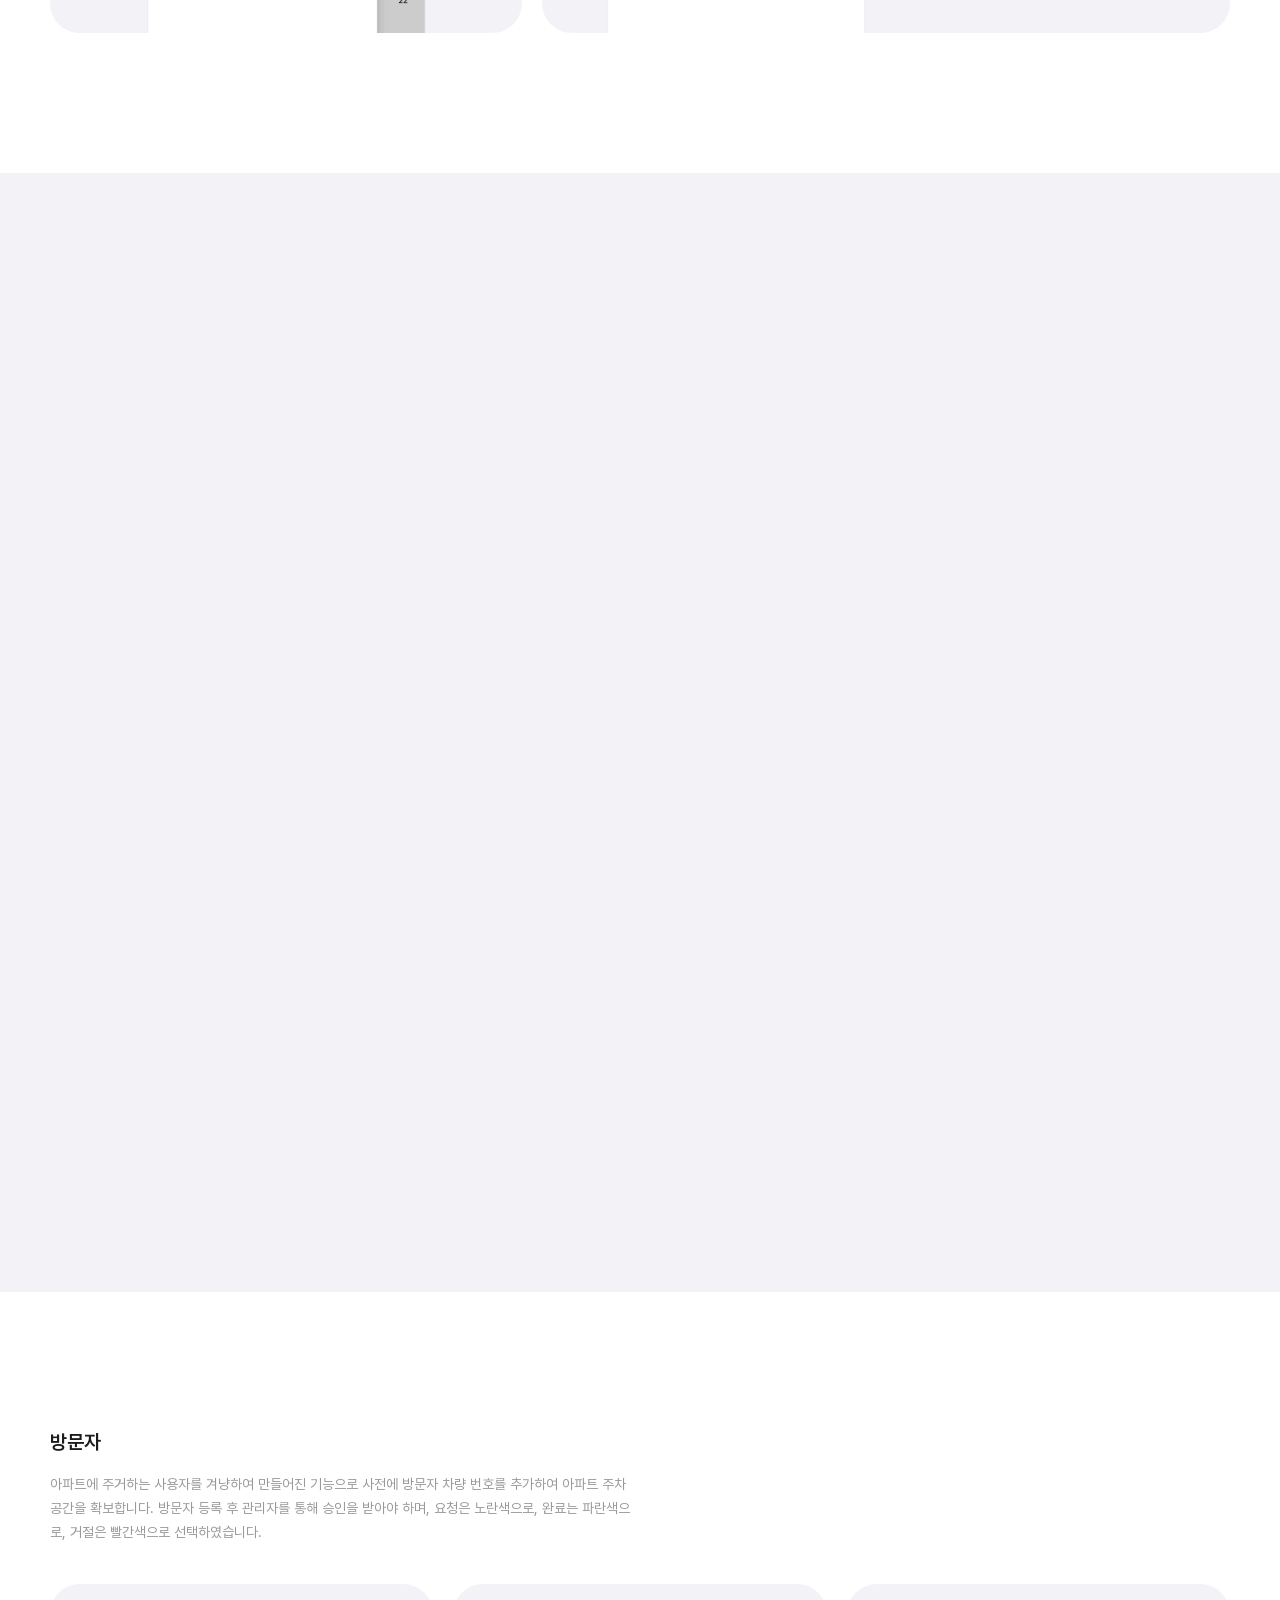
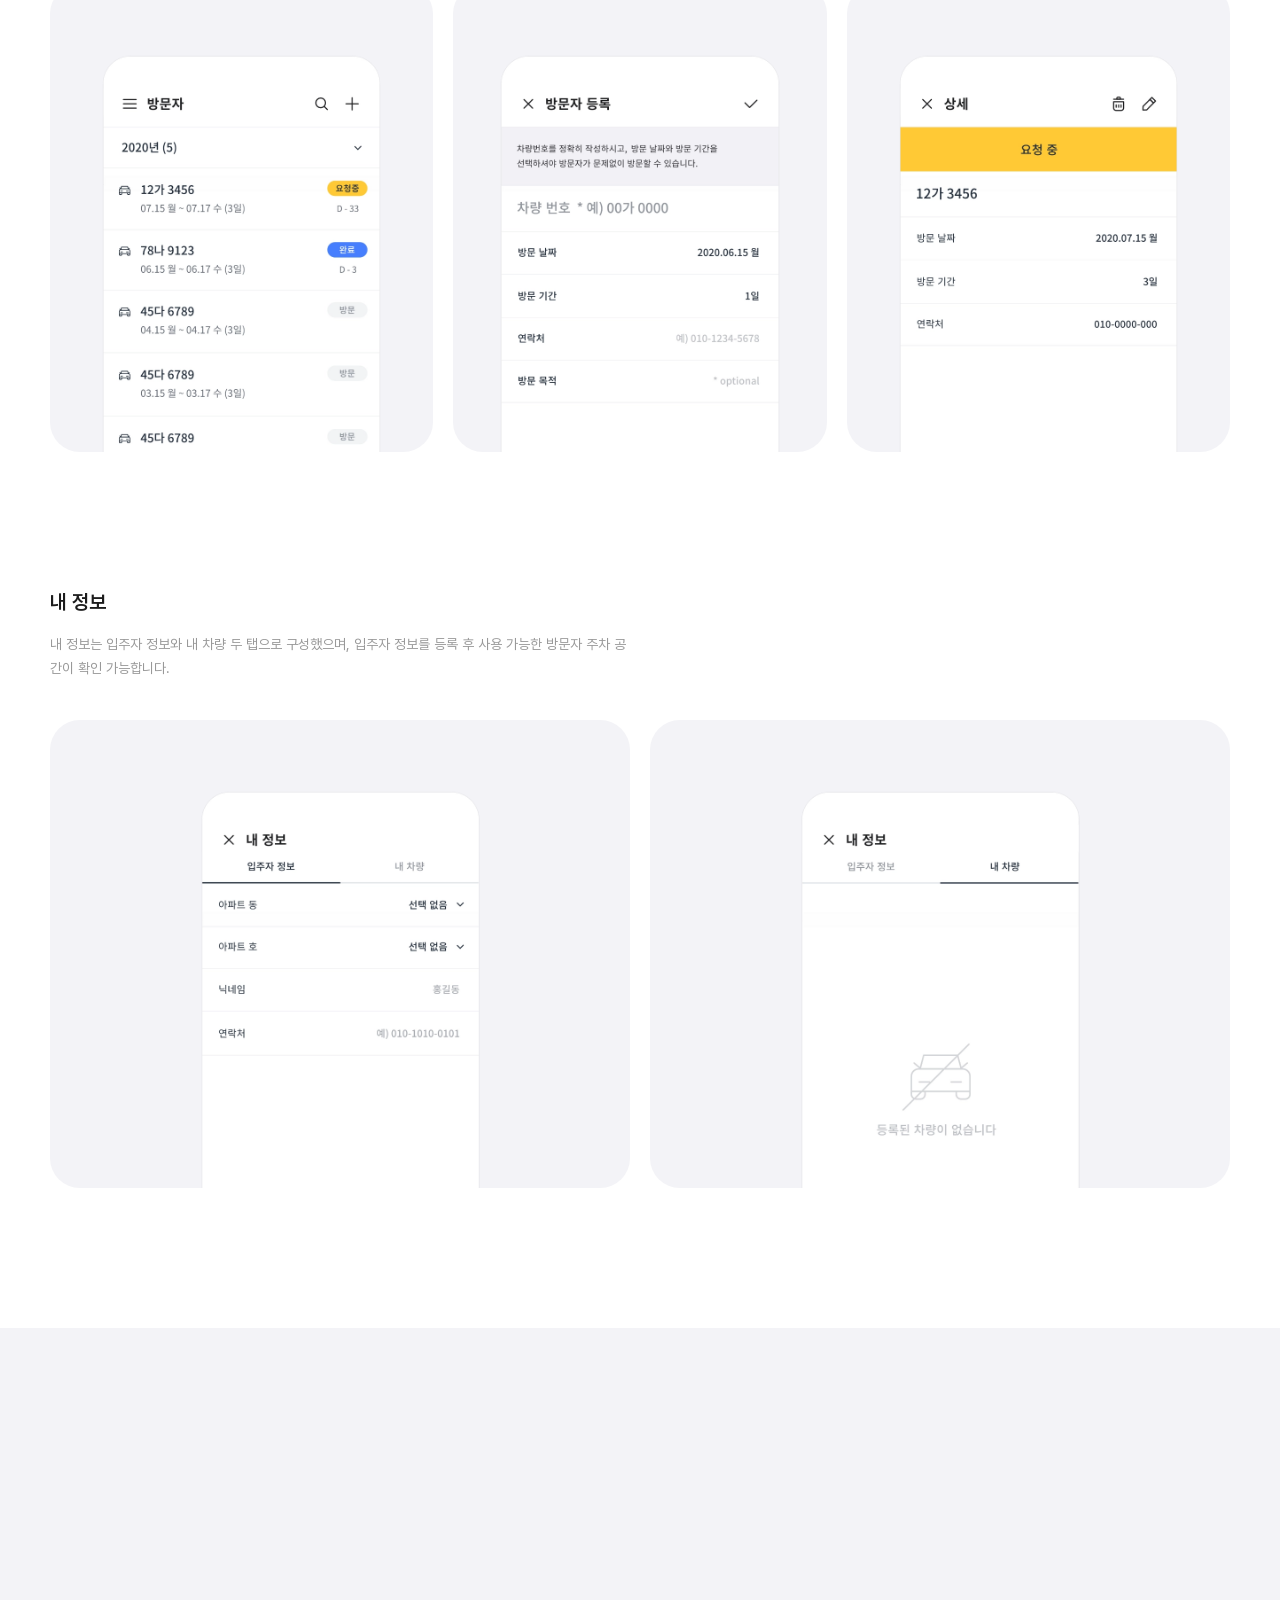
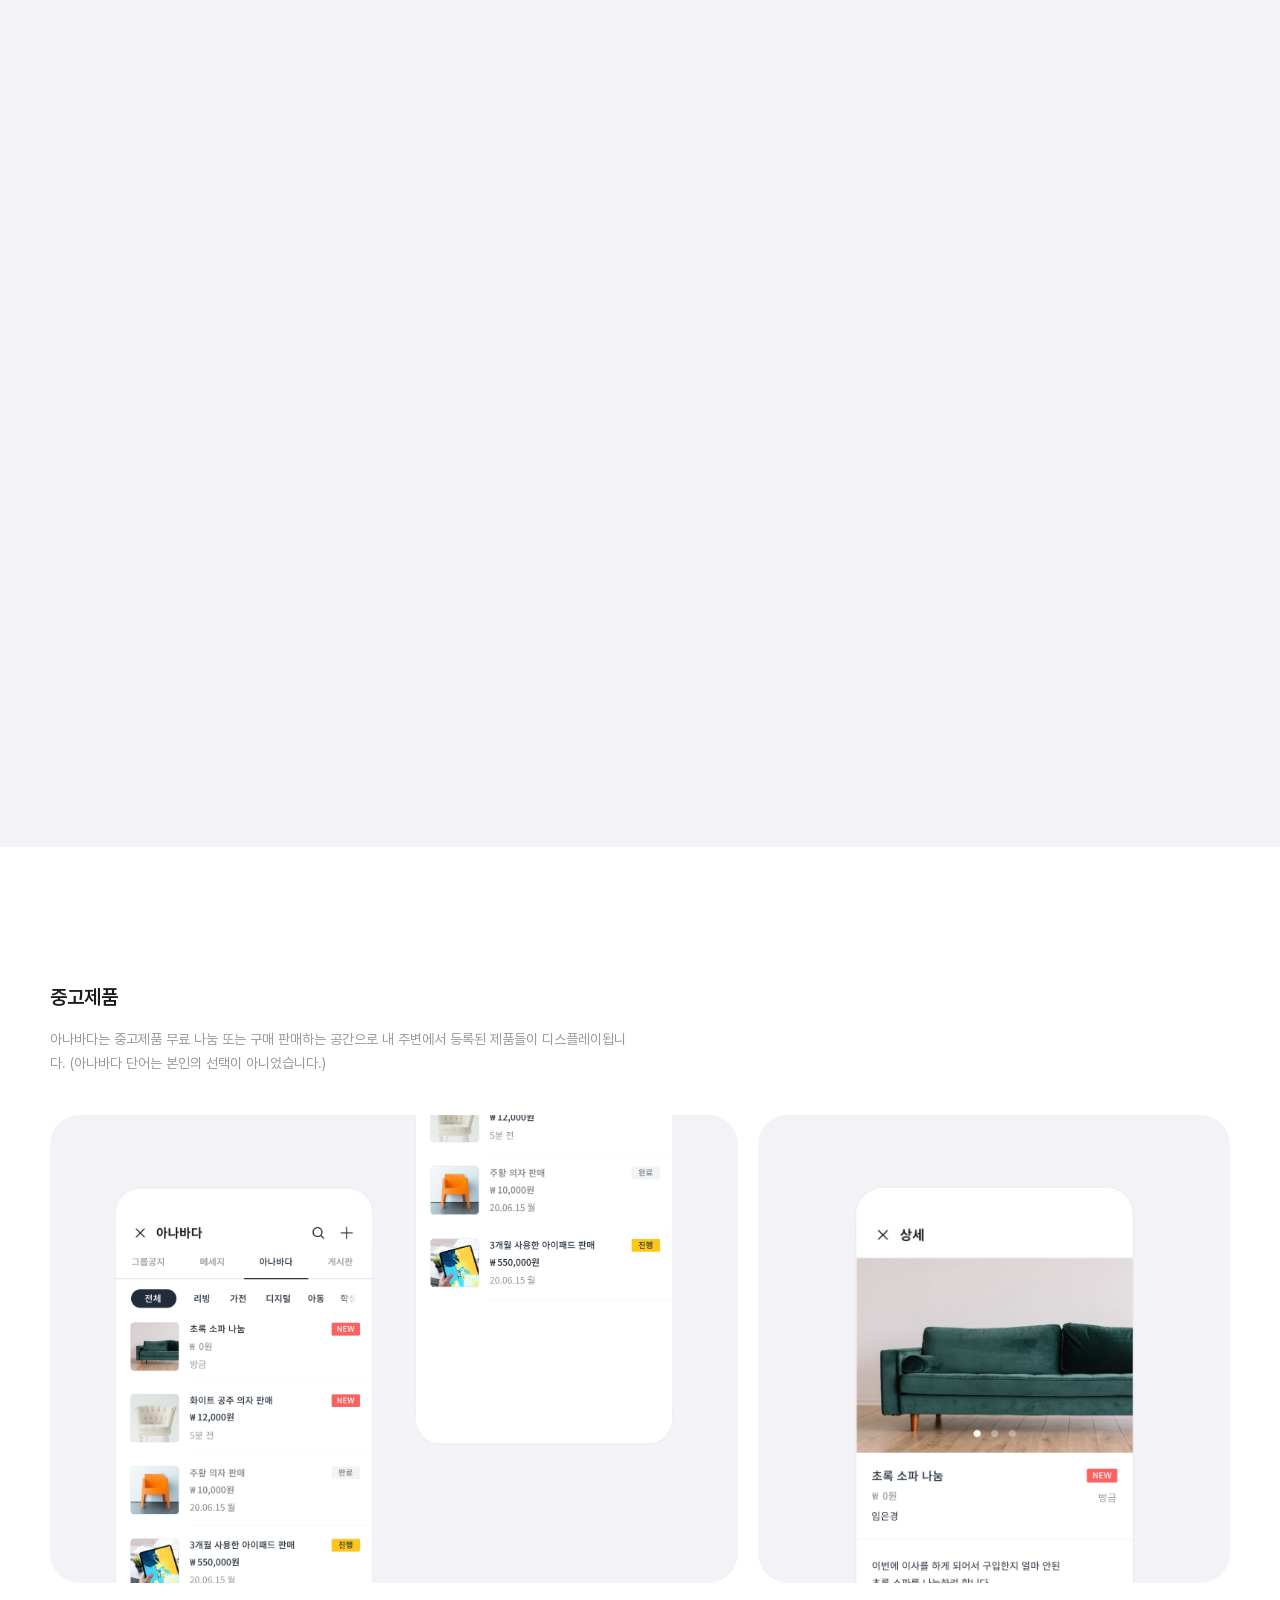
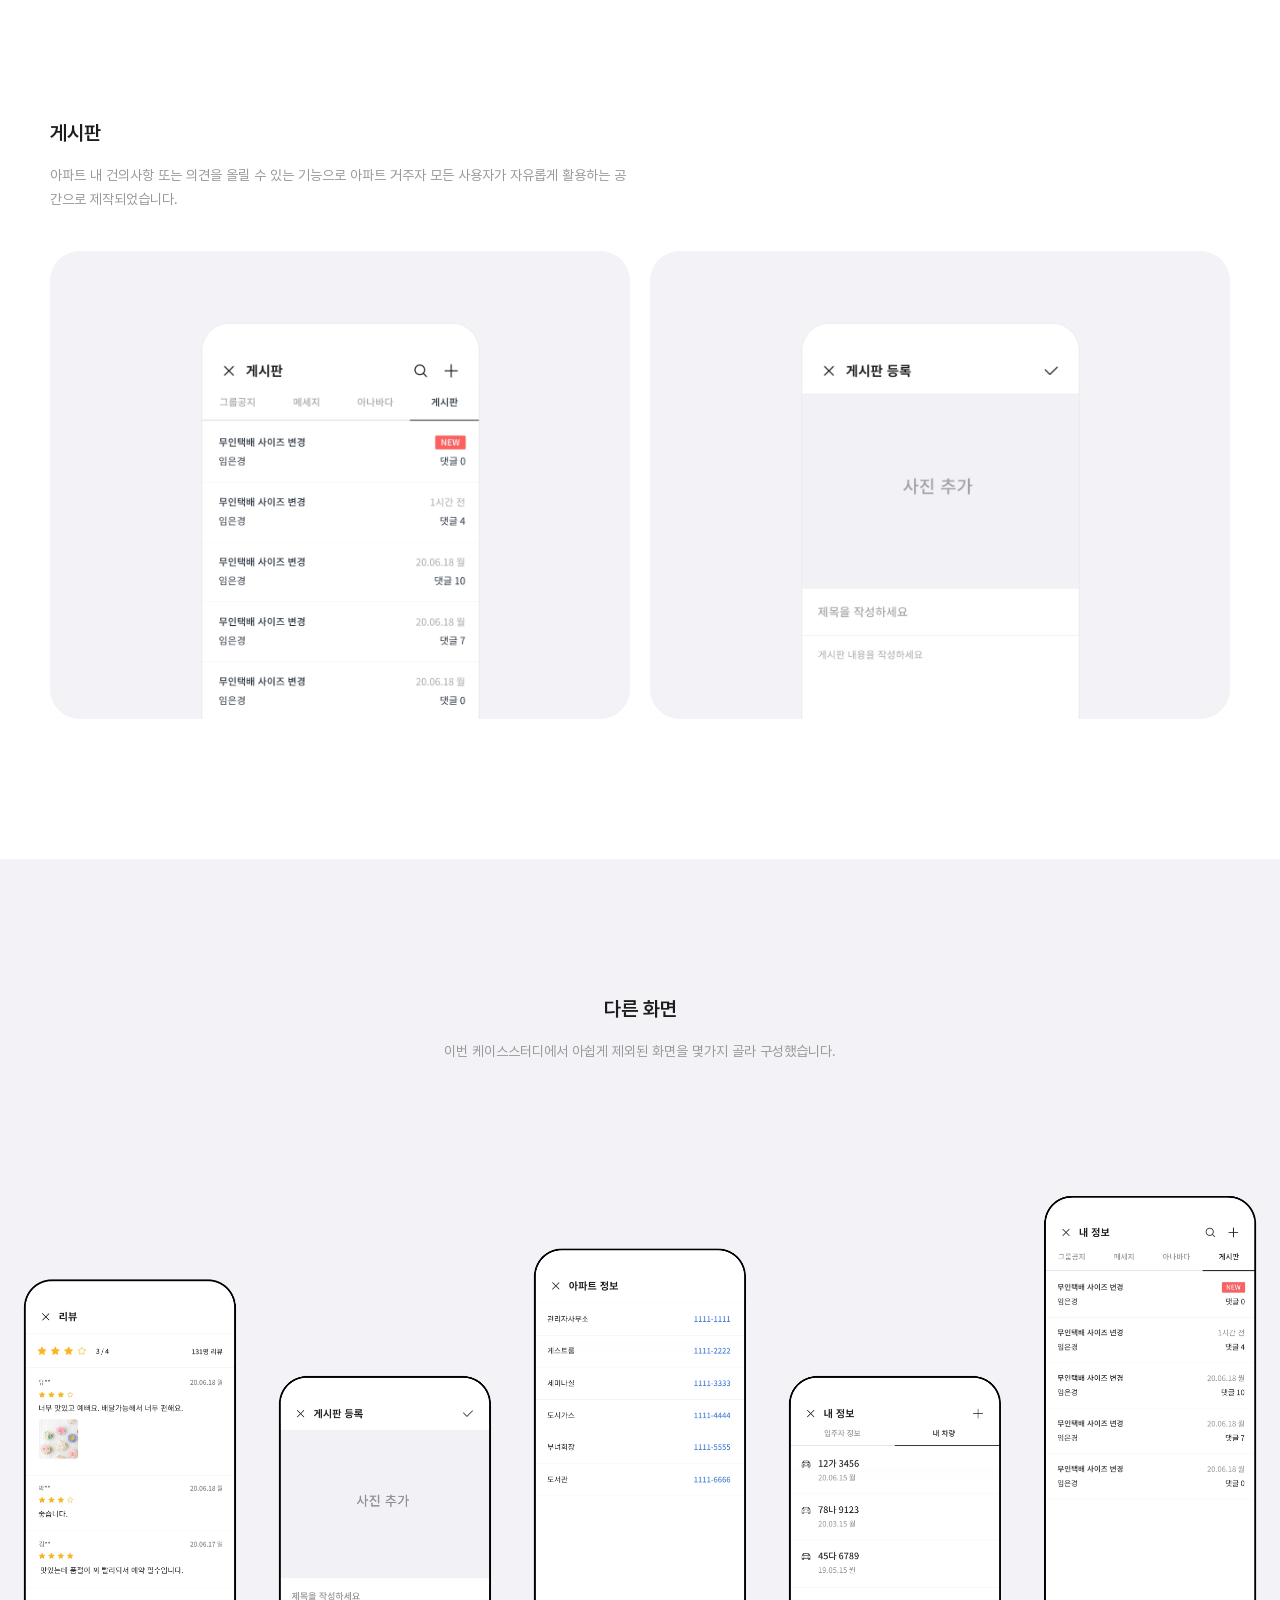
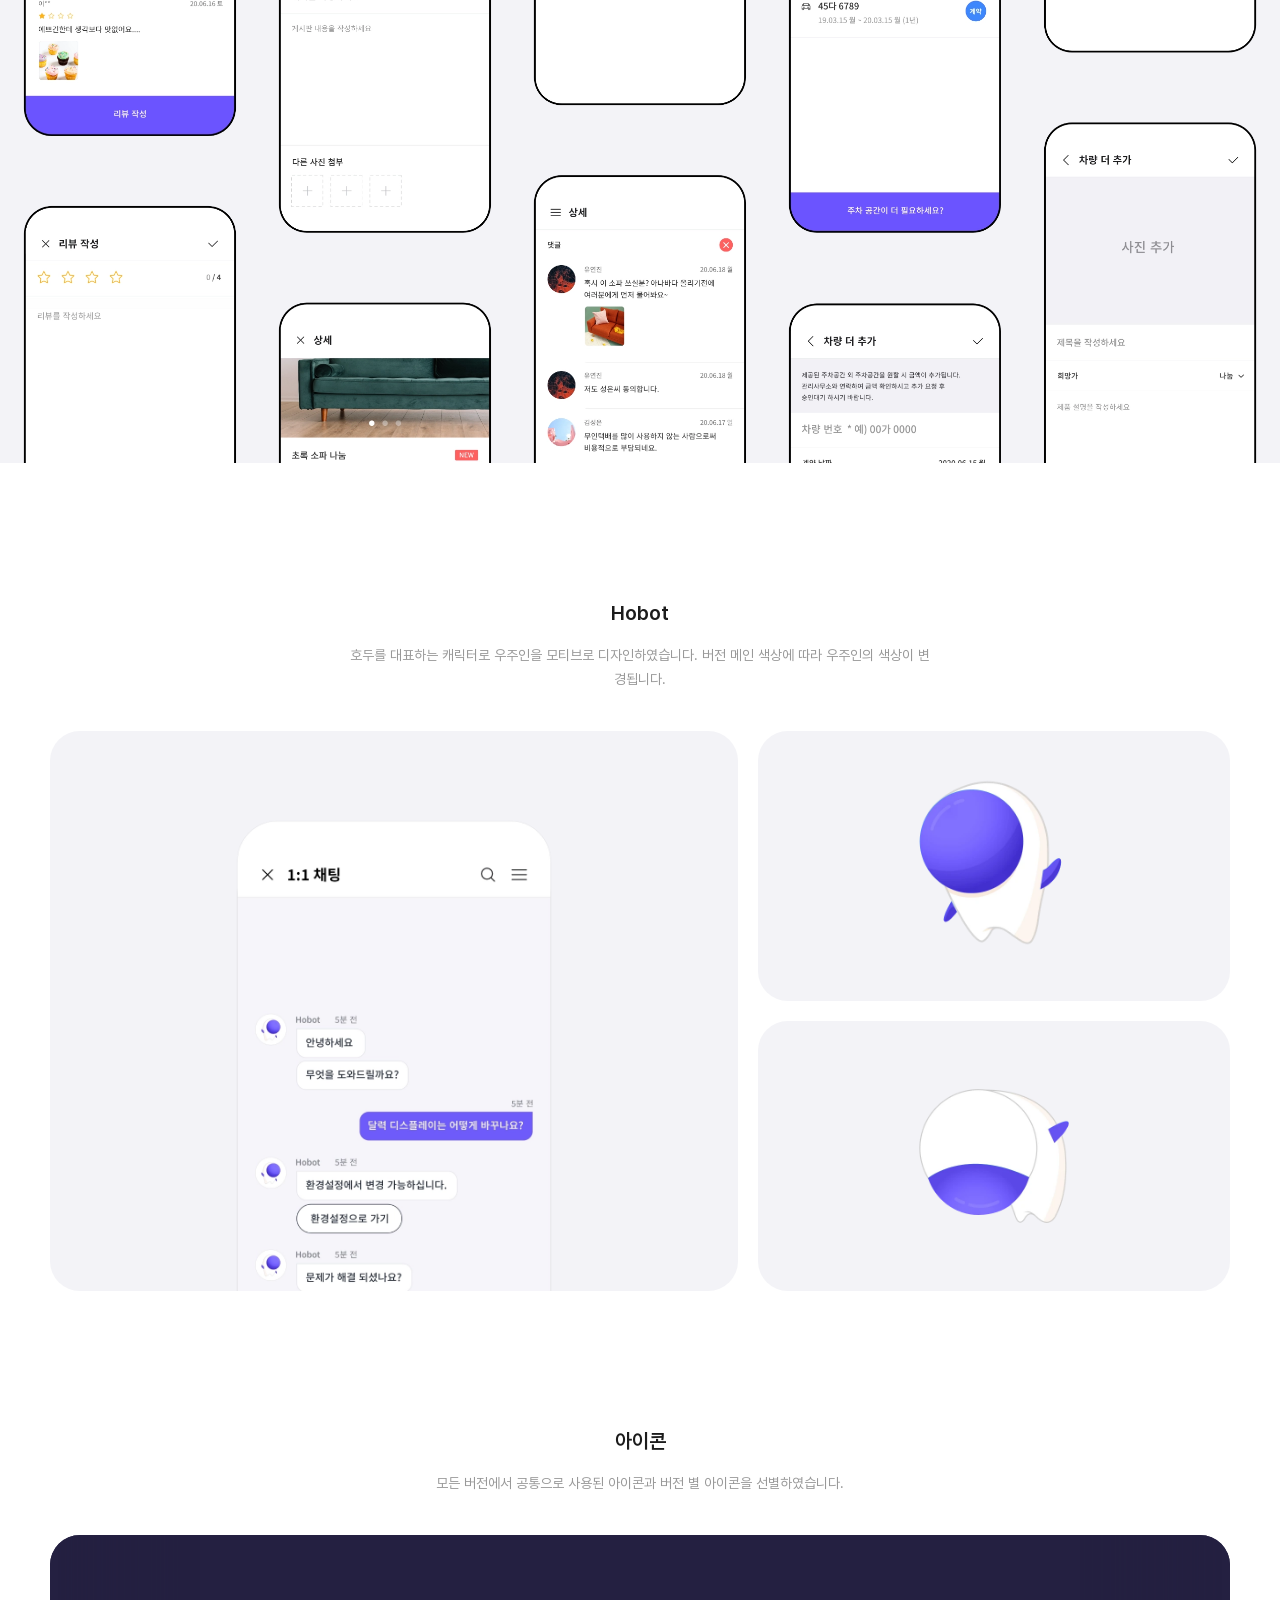
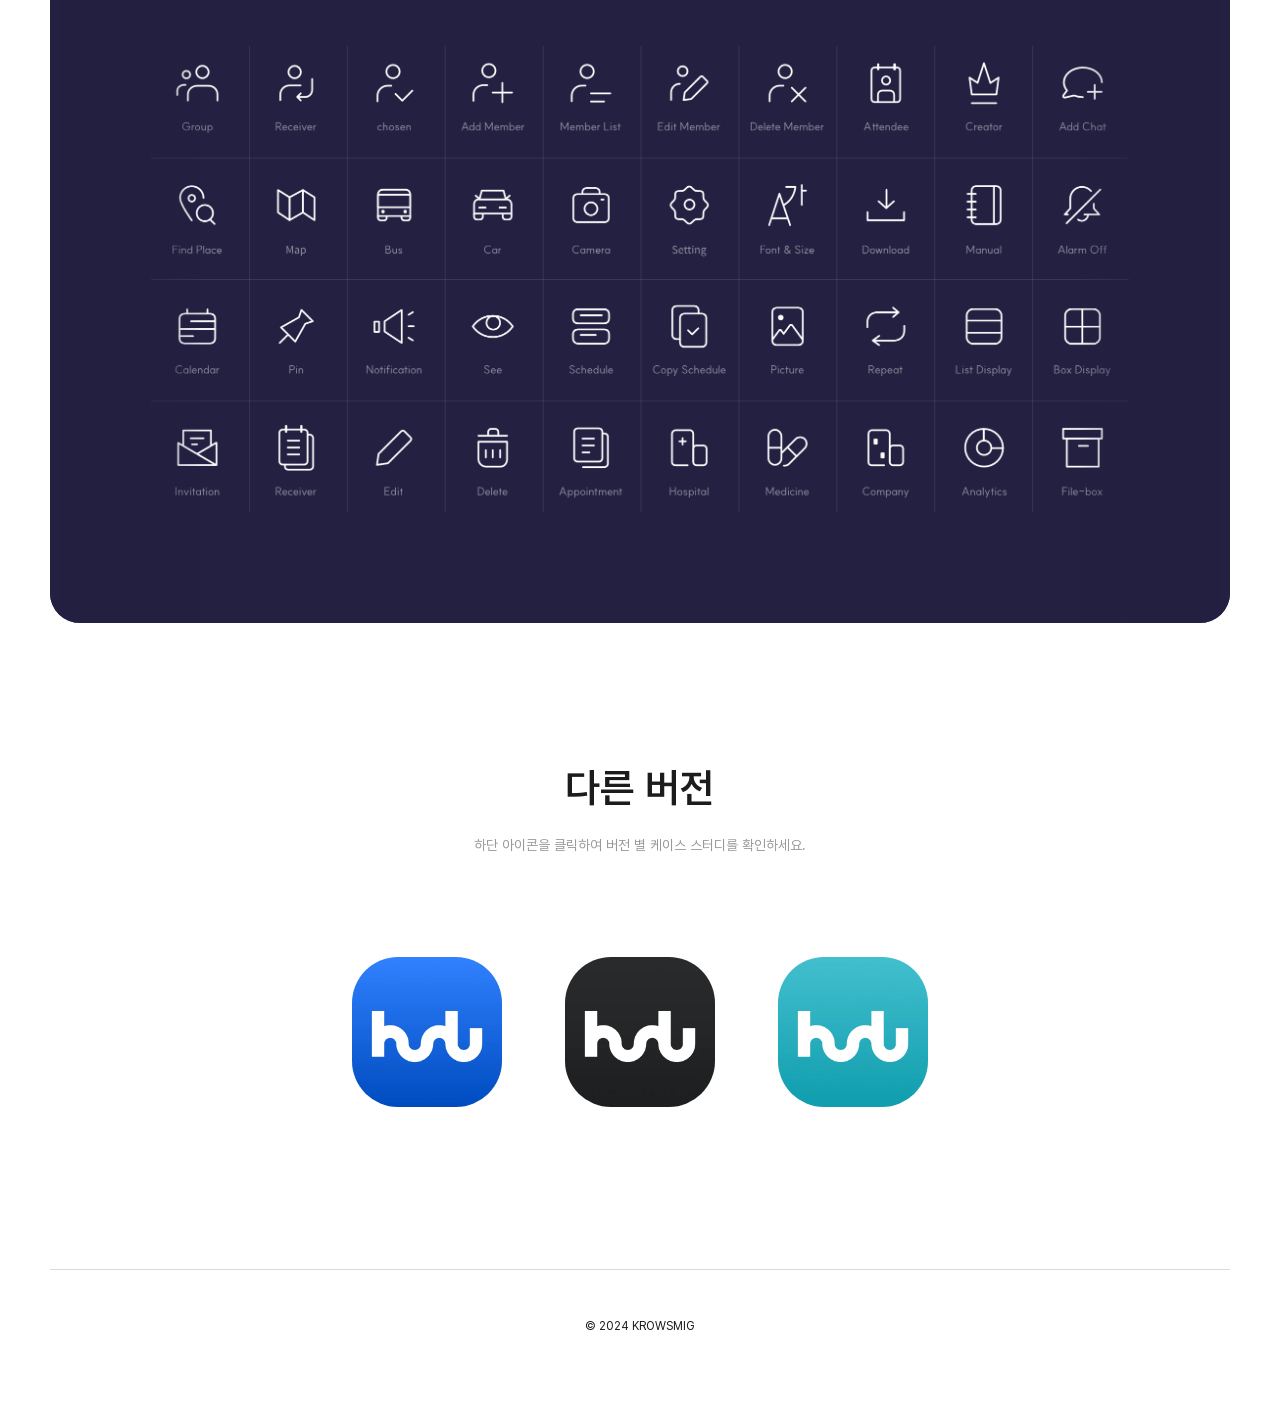
<file: kr/hdhm.html>
<!DOCTYPE html>
<html lang="ko">
 	<head>
		<meta charset="utf-8">
		<meta name="viewport" content="width=device-width, initial-scale=1.0">
		<title>호두홈 | KROWSMIG</title>
		<meta name="description" content="호두 프리미엄 버전인 호두홈은 방문자 관리, 주변 핫플레이스 확인, 중고 거래 또는 나눔 등 실생활에 밀접하고 필요한 기능으로 채워진 앱으로 이 페이지는 호두홈 기획과 디자인 과정을 성명하는 케이스스터디 페이지입니다. KROWSMIG은 퍼블리싱이 가능한 웹/앱디자이너의 포트폴리오 사이트입니다.">
		<meta name="keywords" content="호두홈, 상가로, 방문자 관리, 중고 거래, 웹디자이너, 앱디자이너, 퍼블리셔, HODU, a calendar app, HTML, CSS, jQuery, Web Designer, App Designer, KROWSMIG">
		<link rel="icon" href="../images/main/favicon.png">
		<link rel="stylesheet" type="text/css" href="../css/default.css">
		<link rel="stylesheet" type="text/css" href="../css/common.css">
		<link rel="stylesheet" type="text/css" href="../css/hd_common.css">
		<link rel="stylesheet" type="text/css" href="../css/hdhm.css">

		<script src="../js/jquery.js"></script>
		<script src="../js/sub_script.js"></script>
		<script src="../js/hdhm_script.js"></script>

		<style type="text/css">			
		</style>

		<script type="text/javascript">
		</script>

		<!-- Google tag (gtag.js) -->
		<script async src="https://www.googletagmanager.com/gtag/js?id=G-4524T4PMET"></script>
		<script>
		  window.dataLayer = window.dataLayer || [];
		  function gtag(){dataLayer.push(arguments);}
		  gtag('js', new Date());
		
		  gtag('config', 'G-4524T4PMET');
		</script>
	</head>
	<body>
		<!-- #wrapper -->
		<div id="wrapper">
			<!-- .main_bg -->
			<div class="main_div">

				<!-- #gnb -->
				<section id="gnb">
					<div class="top_div">
						<div class="rel_div">
							<h1><a href="../index.html" class="logo"><span class="img_logo">KROWSMIG</span></a></h1>
							<div class="right">
								<a href="../en/hdhm.html" class="">EN</a>	
								<a href="#" class="on">한글</a>
							</div>
							<!-- .nav -->
							<div class="nav">
								<div class="burger">
									<h2>메뉴</h2>
									<a href="">
										<span></span>
										<span></span>
										<span></span>
									</a>
								</div>
								<nav>
									<a href="#projects" class="">프로젝트</a>	
									<a href="#about" class="">연락처</a>
								</nav>
							</div>
							<!-- .nav ends -->
							<div class="btm_line"><span></span></div>
						</div>
					</div>
				</section>
				<!-- #gnb ends -->


				<!-- #menu_div -->
				<div id="menu_div">
					<div class="menu_div">
						<ul>
							<li><a href="../kr/ltch.html">LITCH <span>뮤직 & OTT</span></a></li>
							<li><a href="../kr/jndk.html">JANDIK <span>온라인 쇼핑몰</span></a></li>
							<li><a href="../kr/hdwk.html">호두웍스 <span>전자결재</span></a></li>
							<li><a href="../kr/hddc.html">호두닥 <span>병원 예약</span></a></li>
							<li><a href="../kr/hd.html">호두 <span>일정관리</span></a></li>
							<li><a href="../kr/hdck.html">호두클릭 (웹 버전) <span>회의실 예약</span></a></li>
							<li><a href="../kr/hdck_tb.html">호두클릭 (탭 버전) <span>회의실 예약</span></a></li>
						</ul>
					</div>
					<div class="cont_div">
						<a href="mailto:krowsmig@gmail.com" title="클릭해서 이메일을 보내세요">이메일 보내기 <span>화살표</span></a>
					</div>
				</div>

				<!-- #main -->
				<section id="main">
					<div class="main wd_1920">
						<p class="brdr main_bg mgn_btm_100"><span class="main_img">image of hodu app</span></p>
					</div>
					<div class="quick_div wd_1920 pd_btm_160">
						<h1 class="fnt_30 pd_btm_40">호두홈</h1>
						<ul class="summary_ul pd_btm_60">
							<li class="pr_li">
								<p class="title">프로그램</p>
								<p>
									<span class="psd">PSD</span>
									<span class="ai">Ai</span>
								</p>
							</li>
							<li class="la_li">
								<p class="title">개발</p>
								<p>
									<span>HTML</span>
									<span>CSS</span>
									<span>JS</span>
								</p>
							</li>
							<li class="yy_li">
								<p class="title">제작 연도</p>
								<p><span>2020</span></p>
							</li>
							<li class="in_li">
								<p class="title">역할 (기여도)</p>
								<p>디자이너 <span>(100%)</span>
								</p>
								<p>기획자 <span>(90%)</span>
								</p>
								<p>퍼블 <span>(100%)</span>
								</p>
							</li>
						</ul>
						<div class="description_div">
							<p class="fnt_14 first_p">
								호두 프리미엄 버전으로 방문자 관리, 내 주변 장소 찾기, 중고제품 나눔 또는 구매 판매가 가능합니다. 
								아파트에 거주하는 사용자를 주 타깃으로 잡고 기획하였으며, 이 버전의 메인 색상은 보라색으로 선택하였습니다.
								
							</p>

							<p class="fnt_14 last_p">
								이 버전은 기본 버전 리디자인과 호두닥 디자인 후 다음으로 진행된 프로젝트로 전반적인 디자인이 잡혀있는 상태에서 기획과 디자인이 되었습니다. 
							</p>
						</div>
					</div>
					<div class="guide_div grey_bg wd_full">
						<div class="wd_1920 pd_tp_160 pd_btm_160">
							<h2 class="fnt_25">가이드라인</h2>
							<div class="description_div">
								<p class="des fnt_14 first_p">로고와 메인 색상, 서브 색상, 폰트를 확인하세요.</p>
							</div>
							<ul class="guide_ul pd_tp_60 ">
								<li class="logo_li">
									<p class="brdr">로고 레이아웃 아이콘</p>
								</li>
								<li class="app_li">
									<p class="brdr"><span>앱 아이콘</span></p>
								</li>
								<li class="main_li">
									<p class="brdr">
										<span class="title fnt_14">메인 색상</span>
										<span class="des fnt_16">#6E5BFB</span>
									</p>
								</li>
								<li class="sub_li">
									<p class="brdr">
										<span class="title fnt_14">서브 색상</span>
										<span class="des fnt_16">#F3F3F7</span>
									</p>
								</li>
								<li class="font_li">
									<p class="brdr">
										<span class="title fnt_14">폰트</span>
										<span class="des fnt_16">Noto Sans KR</span>
									</p>
								</li>
							</ul>
						</div>
					</div>
				</section>
				<!-- #main ends -->

				<!-- #contents -->
				<div id="contents" class="">
					<!-- #target -->
					<section id="target">
						<div class="target_div wd_1920 pd_tp_160">
							<h1 class="fnt_20">타겟층</h1>
							<p class="pd_btm_60 des fnt_14">
								방문자 관리와 중고거래 등 여러 기능을 가장 많이 사용할 유저를 성별과 나이대로 비율을 찾아 디자인 전 단계에서 진행된 설문조사 결과입니다.
							</p>
							<ul class="target_ul">
								<li class="gender_li">
									<ul class="gender_ul grey_bg brdr">
										<li class="gender_img">
											<span class="hd_chart hdhm_chart chart_span two_panels">
												<svg viewBox="0 0 63.6619772368 63.6619772368">
													<circle class="pie1" style="stroke:#6E5BFB;" cx="31.8309886184" cy="31.8309886184" r="15.9154943092"/>
													<circle class="pie2" style="stroke:#FFB000;" cx="31.8309886184" cy="31.8309886184" r="15.9154943092"/>
												</svg>
											</span>
											<p class="ic_p">
												성별
											</p>	
										</li>
										<li class="gender_graph_li">
											<ul class="detail_ul">
												<li>
													<h2>여성</h2>
													<p><span class="color_span hm">hm dolor</span> 56%</p>
												</li>
												<li>
													<h2>남성</h2>
													<p><span class="color_span yellow">yellow</span> 44%</p>
												</li>
											</ul>
										</li>
										<li>
											<p class="fnt_14">
												여성(보라) 56%, 남성(노랑) 44%로 여성이 더 높지만 여성과 남성의 비율이 비슷하게 확인되었습니다. 육아 휴가를 사용하는 여성들의 사용 빈도로 더 높은 비율이 나오지 않았나 예상됩니다.
											</p>
										</li>
									</ul>
								</li>
								<li class="age_li">
									<ul class="gender_ul grey_bg brdr">
										<li class="gender_img age_img">
											<span class="hd_chart hdhm_chart chart_span five_panels">
												<svg viewBox="0 0 63.6619772368 63.6619772368">
													<circle class="pie5" cx="31.8309886184" style="stroke:#374d55;" cy="31.8309886184" r="15.9154943092"/>
													<circle class="pie4" cx="31.8309886184" style="stroke:#00E674;" cy="31.8309886184" r="15.9154943092"/>
													<circle class="pie3" cx="31.8309886184" style="stroke:#F32722;" cy="31.8309886184" r="15.9154943092"/>
													<circle class="pie2" cx="31.8309886184" style="stroke:#FFB000;" cy="31.8309886184" r="15.9154943092"/>
													<circle class="pie1" cx="31.8309886184" style="stroke:#6E5BFB;" cy="31.8309886184" r="15.9154943092"/>
												</svg>
											</span>
											<p class="ic_p">
												나이
											</p>	
										</li>
										<li class="age_graph_li">
											<ul class="detail_ul">
												<li>
													<h2>20대</h2>
													<p><span class="color_span yellow">yellow</span> 25%</p>
												</li>
												<li>
													<h2>30대</h2>
													<p><span class="color_span hm">hm</span> 39%</p>
												</li>
												<li>
													<h2>40대</h2>
													<p><span class="color_span red">red</span> 19%</p>
												</li>
												<li>
													<h2>50대</h2>
													<p><span class="color_span green">green</span> 10%</p>
												</li>
												<li>
													<h2>60대</h2>
													<p><span class="color_span dark">dark</span> 7%</p>
												</li>
											</ul>
										</li>
										<li>
											<p class="fnt_14">
												20대(노랑) 25%, 30대(39%), 40대 (19%), 50대(10%), 60대(검정) 7%로 30대에서 가장 많은 사용자가 예상되며, 20대와 40대 또한 사용 빈도가 많을 거로 예상됩니다.

											</p>
										</li>
									</ul>
								</li>
								<li class="user_li grey_bg brdr">
									<h2 class="fnt_20">유저 플로우</h2>
									<p class="des fnt_14">기본 버전 그룹안에서 호두홈 메인 메뉴까지 플로우입니다.</p>
									<p class="flow_img brdr mgn_tp_60">
										유저 플로우 이미지
									</p>
								</li>
							</ul>
						</div>
					</section>
					<!-- #target ends -->

					<!-- #img_title -->
					<section id="img_title_1" class="grey_bg mgn_tp_160">
						<div class="img_title_div wd_1920 pd_tp_160">
							<p class="icon_p ic_places">주변 장소 아이콘</p>
							<h1 class="fnt_50">주변 장소 찾기와<br>서브 메뉴</h1>
							<p class="des fnt_16">오늘은 뭐 먹을까? 내일은 어디 가볼까? <span class="break_line"></span>
								집 주변 당신이 몰랐던 명소를 찾아보세요.
							</p>
							<p class="img_title_1">상가로 앱 화면 이미지</p>
						</div>
					</section>
					<!-- #img_title ends -->

					<section id="content_1" class="wd_1920 pd_tp_160">
						<div class="content_div">
							<dl>
								<dt class="fnt_20">상가로</dt>
								<dd class="des fnt_14 pd_btm_40">
									내 주변에 필요한 장소를 찾아주며, 카테고리 탭 별로 원하는 장소를 확인 가능합니다. 앱 사용자가 직접 평가한 별 리뷰를 장소 목록에 추가하여 사용자의 편리성을 높였습니다.
									(상가로라는 단어는 본인의 선택이 아니었습니다.)
								</dd>
							</dl>
							<div class="content_dd">
								<p class="wd_60per"><span class="grey_bg brdr places_1 two_imgs lazy_img lazy_css">상가로 앱 화면 이미지</span></p>
								<p class="wd_40per"><span class="grey_bg brdr places_2 lazy_img lazy_css">장소 상세 앱 화면 이미지</span></p>
							</div>
							<dl>
								<dt class="fnt_20 mgn_tp_160">메인과 서브 메뉴</dt>
								<dd class="des fnt_14 pd_btm_40">
									기본 버전 그룹을 통해 호두홈에 접근 가능하고, 앱 특성상 사용 시간이 길지 않아 나가기 버튼을 하단 왼쪽 탭 바애 배치하였습니다.
								</dd>
							</dl>
							<div class="content_dd">
								<p class="wd_40per rt"><span class="grey_bg brdr submenu_1 lazy_img lazy_css">서브 메뉴 앱 이미지</span></p>
								<p class="wd_60per lt"><span class="grey_bg brdr submenu_2 two_imgs lazy_img lazy_css">호두홈 메인 화면 앱 이미지</span></p>
							</div>
						</div>
					</section>

					<!-- #img_title -->
					<section id="img_title_2" class="grey_bg mgn_tp_160">
						<div class="img_title_div wd_1920 pd_tp_160">
							<p class="icon_p ic_visitor">방문자 아이콘</p>
							<h1 class="fnt_50">방문자와<br>내 정보</h1>
							<p class="des fnt_16">우리 집 아파트 정보를 저장하고, <span class="break_line"></span>
								주차장에 방문하는 친구 차량의 공간을 확보하세요.</p>
							<p class="img_title_1 img_title_2 lazy_img lazy_css">image of a web version of calendar </p>
						</div>
					</section>
					<!-- #img_title ends -->
					<!-- #content_2 -->
					<section id="content_2" class="wd_1920 pd_tp_160">
						<div class="content_div">
							<dl>
								<dt class="fnt_20">방문자</dt>
								<dd class="des fnt_14 pd_btm_40">
									아파트에 주거하는 사용자를 겨냥하여 만들어진 기능으로 사전에 방문자 차량 번호를 추가하여 아파트 주차공간을 확보합니다.
									방문자 등록 후 관리자를 통해 승인을 받아야 하며, 요청은 노란색으로, 완료는 파란색으로, 거절은 빨간색으로 선택하였습니다.
								</dd>
							</dl>
							<div class="content_dd">
								<p class="wd_33per rt"><span class="grey_bg brdr visitor_1 lazy_img lazy_css">방문자 화면 앱 이미지</span></p>
								<p class="wd_33per mid"><span class="grey_bg brdr visitor_2 lazy_img lazy_css">방문자 등록 화면 앱 이미지</span></p>
								<p class="wd_33per lt"><span class="grey_bg brdr visitor_3 lazy_img lazy_css">방문자 승인 요청 중 화면 앱 이미지</span></p>
							</div>
							<dl>
								<dt class="fnt_20 mgn_tp_160">내 정보</dt>
								<dd class="des fnt_14 pd_btm_40">
									내 정보는 입주자 정보와 내 차량 두 탭으로 구성했으며, 입주자 정보를 등록 후 사용 가능한 방문자 주차 공간이 확인 가능합니다.
								</dd>
							</dl>
							<div class="content_dd">
								<p class="wd_50per"><span class="grey_bg brdr myinfo_1 lazy_img lazy_css">image of a calender</span></p>
								<p class="wd_50per"><span class="grey_bg brdr myinfo_2 lazy_img lazy_css">image of the calendar detail</span></p>
							</div>
						</div>
					</section>
					<!-- #content_2 ends -->

					<!-- #img_title -->
					<section id="img_title_3" class="grey_bg mgn_tp_160">
						<div class="img_title_div wd_1920 pd_tp_160">
							<p class="icon_p ic_second">아나바다 아이콘</p>
							<h1 class="fnt_50">중고제품과<br>게시판</h1>
							<p class="des fnt_16">레트로 이즈 백 어게인! <span class="break_line"></span>
								이제 중고제품을 나눔 또는 판매하세요</p>
							<p class="img_title_1 img_title_3 lazy_img lazy_css">image of a web version of calendar </p>
						</div>
					</section>
					<!-- #img_title ends -->
					<!-- #content_3 -->
					<section id="content_3" class="wd_1920 pd_tp_160">
						<div class="content_div">
							<dl>
								<dt class="fnt_20">중고제품</dt>
								<dd class="des fnt_14 pd_btm_40">
									아나바다는 중고제품 무료 나눔 또는 구매 판매하는 공간으로 내 주변에서 등록된 제품들이 디스플레이됩니다.
									(아나바다 단어는 본인의 선택이 아니었습니다.)
								</dd>
							</dl>
							<div class="content_dd">
								<p class="wd_60per"><span class="grey_bg brdr second_1 two_imgs lazy_img lazy_css">아나바다 앱 이미지</span></p>
								<p class="wd_40per"><span class="grey_bg brdr second_2 lazy_img lazy_css">제품 상세 화면 앱 이미지</span></p>
							</div>
							<dl>
								<dt class="fnt_20 mgn_tp_160">게시판</dt>
								<dd class="des fnt_14 pd_btm_40">
									아파트 내 건의사항 또는 의견을 올릴 수 있는 기능으로 아파트 거주자 모든 사용자가 자유롭게 활용하는 공간으로 제작되었습니다.
								</dd>
							</dl>
							<div class="content_dd">
								<p class="wd_50per"><span class="grey_bg brdr dashboard_1 lazy_img lazy_css">게시판 화면 앱 이미지</span></p>
								<p class="wd_50per"><span class="grey_bg brdr dashboard_2 lazy_img lazy_css">게시판 등록 화면 앱 이미지</span></p>
							</div>
						</div>
					</section>
					<!-- #content_3 ends -->

					<!-- #img_title -->
					<section id="other_pages" class="grey_bg mgn_tp_160">
						<div class="img_title_div wd_1920 pd_tp_160">
							<h1 class="fnt_20">다른 화면</h1>
							<p class="des fnt_14">이번 케이스스터디에서 아쉽게 제외된 화면을 몇가지 골라 구성했습니다.
								</p>
							<p class="img_title_1 img_title_other_pages lazy_img lazy_css">다른 화면 앱 이미지</p>
						</div>
					</section>
					<!-- #img_title ends -->
					<!-- #content_3 -->
					<section id="content_rest" class="wd_1920 pd_tp_160">
						<div class="content_div">
							<dl>
								<dt class="fnt_20">Hobot</dt>
								<dd class="des fnt_14 pd_btm_40">
									호두를 대표하는 캐릭터로 우주인을 모티브로 디자인하였습니다. 버전 메인 색상에 따라 우주인의 색상이 변경됩니다.
								</dd>
							</dl>
							<div class="content_dd">
								<p class="wd_60per"><span class="grey_bg brdr lazy_img lazy_css">1:1채팅 앱 이미지</span></p>
								<p class="wd_40per"><span class="grey_bg brdr hbt_1 lazy_img lazy_css">Hobot 1 이미지</span><span class="grey_bg brdr hbt_2 lazy_img lazy_css">Hobot 2 이미지</span></p>
							</div>
							<dl>
								<dt class="fnt_20 mgn_tp_160">아이콘</dt>
								<dd class="des fnt_14 pd_btm_40">모든 버전에서 공통으로 사용된 아이콘과 버전 별 아이콘을 선별하였습니다.
								</dd>
							</dl>
							<div class="content_dd ic_div">
								<p class="wd_full brdr"><span class="grey_bg lazy_img lazy_css">아이콘 이미지</span><span class="gradi_bg_1"></span><span class="gradi_bg_2"></span></p>
							</div>
						</div>
					</section>
					<!-- #content_3 ends -->

					<!-- .see_other -->
					<section id="see_other">
						<div class="wd_1920 pd_tp_160">
							<h1 class="fnt_50">다른 버전</h1>
							<p class="des fnt_14">하단 아이콘을 클릭하여 버전 별 케이스 스터디를 확인하세요.</p>
							<ul class="pd_btm_60">
								<li class="hd"><a href="../kr/hd.html" alt="See Hodu"><span>호두</span></a></li>
								<li class="hdwk"><a href="../kr/hdwk.html" alt="See HoduWorks"><span>호두웍스</span></a></li>
								<li class="hddc"><a href="../kr/hddc.html" alt="See HoduDoc"><span>호두닥</span></a></li>
							</ul>
							<div class="line"></div>
						</div>
					</section>

				</div>
				<!-- #contents ends -->

				<!-- .top_btn -->
				<div class="top_div">
					<a href="#wrapper" class="top_btn">상단으로 가기</a>
				</div>
				<!-- .top_btn ends -->


				<!-- #footer -->
				<section id="footer" class="wd_1920 pd_btm_160 pd_tp_60">
					<p class="eng_ft">© 2024 KROWSMIG</p>
				</section>
				<!-- #footer ends -->
			</div>

			<!-- .main_bg ends -->
		</div>
		<!-- #wrapper ends-->

		<!-- loading -->
		<div class="ld_bg">
			<div class="ld_box">
				<div class="first_orbit obt"></div>
				<div class="second_orbit obt"></div>
				<div class="third_orbit obt">LOADING</div>
			</div>
		</div>
	</body>
</html>
</file>
<file: css/default.css>
@font-face {font-family: 'Pretendard';font-style: normal;font-weight: 900;src: local('Pretendard Black'), local('Pretendard-Black'),url(../fonts/Pretendard-Black.woff2) format('woff2');}@font-face{font-family:Pretendard;font-style:normal;font-weight:700;src:local('Pretendard Bold'),local('Pretendard-Bold'),url(../fonts/Pretendard-Bold.woff2) format('woff2')}@font-face{font-family:Pretendard;font-style:normal;font-weight:600;src:local('Pretendard SemiBold'),local('Pretendard-SemiBold'),url(../fonts/Pretendard-SemiBold.woff2) format('woff2')}@font-face{font-family:Pretendard;font-style:normal;font-weight:500;src:local('Pretendard Medium'),local('Pretendard-Medium'),url(../fonts/Pretendard-Medium.woff2) format('woff2')}@font-face{font-family:Pretendard;font-style:normal;font-weight:400;src:local('Pretendard Regular'),local('Pretendard-Regular'),url(../fonts/Pretendard-Regular.woff2) format('woff2')}@font-face{font-family:Pretendard;font-style:normal;font-weight:100;src:local('Pretendard Thin'),local('Pretendard-Thin'),url(../fonts/Pretendard-Thin.woff2) format('woff2')}article,aside,details,figcaption,figure,footer,header,hgroup,hr,menu,nav,section{display:block}a,hr{padding:0}a,abbr,address,article,aside,audio,b,blockquote,body,button,canvas,caption,cite,code,dd,del,details,dfn,div,dl,dt,em,fieldset,figcaption,figure,footer,form,h1,h2,h3,h4,h5,h6,header,hgroup,html,i,iframe,img,input,ins,kbd,label,legend,li,mark,menu,nav,object,ol,p,pre,q,samp,section,small,span,strong,sub,summary,sup,table,tbody,td,tfoot,th,thead,time,tr,ul,var,video{margin:0;padding:0;border:0;outline:0;vertical-align:baseline;background:0 0;text-decoration:none;color:#1c1c1c;font-size:12px}ins,mark{background-color:#ff9;color:#1c1c1c}li,nav ul{list-style:none}blockquote,q{quotes:none}blockquote:after,blockquote:before,q:after,q:before{content:'';content:none}a{margin:0;font-size:100%;vertical-align:baseline;background:0 0}ins{text-decoration:none}mark{font-style:italic;font-weight:700}del{text-decoration:line-through}abbr[title],dfn[title]{border-bottom:1px dotted;cursor:help}table{border-collapse:collapse;border-spacing:0}hr{height:1px;border:0;border-top:1px solid #ccc;margin:1em 0}input,select{vertical-align:middle}body{line-height:1;min-width:280px!important;font-family:"Pretendard Variable",Pretendard,-apple-system,BlinkMacSystemFont,system-ui,Roboto,"Helvetica Neue","Segoe UI","Apple SD Gothic Neo","Noto Sans KR","Malgun Gothic","Apple Color Emoji","Segoe UI Emoji","Segoe UI Symbol",sans-serif;font-weight:400}a,dt,h1,h2,h3,h4{font-weight:600}html{-webkit-text-size-adjust:100%;-moz-text-size-adjust:100%;-ms-text-size-adjust:100%}
</file>
<file: css/common.css>
#main .main_text,#main .pr_li span,#menu_div,.cont_div,.description_div p,.rel_div,.right a,.wd_1920{box-sizing:border-box}#wrapper.slide .btm_line,.ld_1 .ld_bg,.ld_bg{opacity:1}#footer,#gnb,#main .main_text,#wrapper .nav nav,.burger,.ld_bg,.ld_box,.menu_div a,.nav,.right,.third_orbit,body.open #wrapper nav,body.open .burger{text-align:center}.ld_1 .ld_bg,.ld_3 .ld_bg,.ld_bg{transition:.5s;background:#fff}#gnb,.ld_bg{position:fixed;left:0;top:0}.rel_div,.wd_1920{max-width:2020px}.ld_bg,body.no_y,body.open{overflow-y:hidden}.brdr,.description_div,.ld_bg,.menu_div ul,body.no_y,body.open{overflow:hidden}#gnb,.top_btn,.top_btn_f,body.open .nav{-backdrop-filter:blur(10px);backdrop-filter:blur(10px)}#gnb,#menu_div,.open #gnb{-backdrop-filter:blur(20px);backdrop-filter:blur(20px)}.break_line,.brkit,.ld_none .ld_bg,body.open #menu_div,body.open .menu_div{display:block}#gnb,.menu_div ul,.nav,.rel_div,.top_div,.wd_100{width:100%}.wd_50per{width:50%}.wd_70per{width:70%}.wd_60per{width:60%}.wd_20per{width:20%}.wd_30per{width:30%}.wd_40per{width:40%}.wd_33per{width:33.333%}.wd_1920{margin:0 auto;padding:0 50px}.brdr{border-radius:30px}.pd_tp_160{padding-top:160px}.pd_tp_200{padding-top:200px}.pd_tp_100{padding-top:100px}.pd_btm_160{padding-bottom:160px}.pd_btm_200{padding-bottom:200px}.pd_btm_300{padding-bottom:300px}.pd_tp_60{padding-top:60px}.pd_btm_60{padding-bottom:60px}.pd_btm_40{padding-bottom:40px}#footer,.pd_btm_100{padding-bottom:100px}.mgn_btm_100{margin-bottom:100px}.mgn_btm_200{margin-bottom:200px}.mgn_tp_60{margin-top:60px}.menu_div ul,.mgn_tp_100,body.open .menu_div{margin-top:100px}.mgn_tp_300{margin-top:300px}.mgn_tp_200{margin-top:200px}.mgn_tp_160{margin-top:160px}.fnt_50{font-size:50px;line-height:60px;margin-bottom:20px}.fnt_25,.fnt_30{margin-bottom:30px}.fnt_30{font-size:30px}.fnt_25{font-size:25px}.fnt_20{font-size:20px;margin-bottom:20px}.fnt_14{font-size:14px;line-height:24px}.fnt_16{font-size:16px;line-height:27px}.psd{color:#3d8aff;border:1px solid #3d8aff}.ai{color:#ef9200;border:1px solid #ef9200}.aff{color:#009dff;border:1px solid #009dff}.fig{color:#a075ff;border:1px solid #a075ff}#wrapper{padding-top:80px}.ld_bg{display:none;z-index:100000000000;width:100%;height:100%}.ld_box,.obt,.top_div h1{position:absolute}.ld_box,.right{top:50%}.btm_line,.ld_3 .ld_bg,.open .top_div h1,body.open .burger a span{opacity:0}.burger span,.dark .ld_bg,body.open .nav .burger a span{background:#1c1c1c}.ld_2 .ld_bg .ld_box .obt{transition:1s;width:0;height:0;opacity:0;font-size:0}.ld_box{margin-top:-150px;left:50%;margin-left:-150px;width:300px;height:300px;display:flex;justify-content:center;align-items:center;background-color:transparent}#main .pr_li span,.cont_div a span,.cont_div a:before,.description_div p,.first_orbit,.in_li p,.obt,.rel_div,.right a,.second_orbit,.third_orbit,.top_div h1 a span,body.open .burger a{display:inline-block}.obt{transition:2s;justify-content:center;align-items:center;border-radius:50%}.adjst #cont .sub span,.adjst #cont p.main,.adjst #wrapper .rel_div,.burger span,.cont_div a,.rel_div,.top_div h1{transition:.2s}#main .main,.cont_div a,.rel_div,.second_orbit,.top_div{position:relative}.first_orbit{width:165px;height:165px;background:rgba(0,0,0,0);border:2px solid #1c1c1c;-webkit-animation:3s linear .4s infinite spin3D;animation:3s linear .4s infinite spin3D}.second_orbit{z-index:1000;width:90px;height:90px;border:18px solid #1c1c1c;-webkit-animation:2s linear .3s infinite spin3D;animation:2s linear .3s infinite spin3D}.third_orbit{width:60px;height:60px;font-weight:500;line-height:60px;-webkit-animation:3s linear .5s infinite spin3D1;animation:3s linear .5s infinite spin3D1}#cont .sub span,#cont p.main,#wrapper .rel_div{transition:1s;opacity:1;margin-top:0}#wrapper .rel_div{transition:.5s;padding:30px 50px;height:79px}.ld_4 #cont .sub span,.ld_4 #cont p.main{transition:1s;opacity:0;margin-top:50px}.ld_4 #wrapper .rel_div{transition:1s;opacity:0;margin-top:-100px}.white-orbit{width:60px;height:60px;border:1px solid #fff;-webkit-animation:10s linear infinite spin3D;animation:10s linear infinite spin3D}.w1{transform:rotate3d(1,1,1,90deg)}.w2{transform:rotate3d(1,2,.5,90deg)}.w3{transform:rotate3d(.5,1,2,90deg)}@keyframes spin3D{from{transform:rotate3d(.5,.5,.5,360deg)}to{transform:rotate3d(0)}}@keyframes spin3D1{from{transform:rotate3d(0,1,0,360deg)}to{transform:rotate3d(0)}}.dark .first_orbit{background:rgba(255,255,255,0);border-color:#fff}.dark .second_orbit{border-color:#fff}.dark .third_orbit{color:#fff}body.no_y{overflow-x:hidden}#gnb{z-index:1000000000;background:rgba(255,255,255,.8);background-color:rgba(255,255,255,.7)}.slide #gnb{border-bottom:1px solid #e9e9e9}.top_div h1{left:50px;top:40px}.top_div h1 a{font-size:0}.top_div h1 a span{width:60px;height:25px;background:0 0!important;font-weight:600;font-size:18px;margin-top:0}.rel_div{padding:40px 50px;height:99px}.nav{z-index:10000}.nav nav a{font-size:16px;font-weight:600}.right{position:absolute;right:50px;margin-top:-18px}#menu_div,.cont_div,.top_btn,body.open .nav{position:fixed}#main .main_text ul,#menu_div,#wrapper .right,.burger,.burger h2,.cont_div,.menu_div,.right a.on,body.open nav a{display:none}.right a:first-child{border-right:0}.right a.on{background:#1c1c1c!important;color:#fff;cursor:default}.guide_div .fnt_25{margin-bottom:14px}.burger a{font-size:0;width:40px;display:inline-block}#wrapper .top_div h1{top:30px}body.open .nav{z-index:100000;left:0;top:0;width:100%}.right a:hover,body.open .nav,body.open .slide .nav{background:0 0!important}.burger{width:100%}body.open .burger a span:first-child{opacity:1;transform:rotateZ(15deg) translateY(5px)}body.open .burger a span:last-child{opacity:1;transform:rotateZ(-15deg) translateY(-5px)}body.open .nav .burger a{margin-top:30px}.burger span{display:block;height:2px;width:100%;margin-bottom:3px}.cont_div a,.cont_div a:before{background:#fff;text-align:center}.menu_div{margin-bottom:150px}.nav .menu_div ul{margin-top:0}.menu_div li{display:inline-block;float:left;width:100%}.cont_div a,.menu_div a{display:block;height:100px;line-height:100px;font-size:16px;width:100%}.menu_div a{color:#ffff;margin-right:0;font-weight:500}#wrapper .nav nav a:last-child,.in_li p{margin-right:20px}.main_div .menu_div ul{border-bottom:0;margin-top:0;margin-bottom:89px}.cont_div{z-index:10000000000;top:73px;right:0;width:100%;height:auto}.top_btn,.top_btn.add_top{transition:.3s;right:50px;width:70px;height:70px}.cont_div a{text-indent:-3px;color:#fff}#wrapper.slide .nav nav a,.right a{font-size:15px}.cont_div a span{background:url("../images/main/ic_arw_f.png") left 28px/30px no-repeat;font-size:0;width:28px;margin-left:10px}.cont_div a:before{position:absolute;width:100%;height:100%;line-height:99px;content:'krowsmig@gmail.com';font-size:0;opacity:0;top:0;left:0}.cont_div a:hover:before{opacity:1;font-size:16px}body.open .cont_div{display:block;top:80px}#main .quick_div ul li.yy_li{width:10%}#main .quick_div ul li.in_li{width:54%}.in_li .title{display:block;font-weight:400}.in_li p{font-weight:600}body.open .burger{display:block;height:79px}body.open #wrapper .nav .burger a{margin-top:31px;margin-right:0!important}#main .main .main_img{width:100%;height:100%;background-position:center bottom;background-repeat:no-repeat;background-size:1920px;font-size:0;display:block}#main .main .main_bg{height:680px;background-position:center center;background-repeat:no-repeat;font-size:0;padding:0 50px}#main .main_text{position:absolute;left:0;top:70px;width:100%;padding:0 50px}#main .main_text .title{font-weight:600;width:100%;margin-bottom:20px}#main .quick_div ul li{display:inline-block;width:10%}.description_div p{float:left;width:50%}.description_div p.first_p{padding-right:100px}.description_div p.last_p{padding-left:100px}#main .pr_li span{border-radius:12px;height:30px;line-height:30px;padding:0 13px;margin-top:-12px}#main .summary_ul li .title{margin-bottom:30px;font-weight:400;color:#777}#main .summary_ul li span{font-weight:500;margin-right:5px}.top_btn.add_top{opacity:1;bottom:50px}.top_btn{z-index:10000000;opacity:0;bottom:-50px;border:1px solid rgba(0,0,0,.05);border-radius:50%;background:url("../images/main/top_btn.png") center center no-repeat rgba(255,255,255,.2);background-size:30px;font-size:0}.top_btn_f{background-color:rgba(0,0,0,.2);background-image:url("../images/main/top_btn_f.png");border-color:rgba(255,255,255,.05)}#wrapper.slide .top_div h1{top:22px}#wrapper.slide .right{margin-top:-15px}#wrapper.slide .top_div h1 a span{margin-top:0;background-size:50px}#wrapper.slide .rel_div{padding:25px 50px;height:65px}#footer{padding-top:50px}body.open .burger a{margin-right:50px}#menu_div{z-index:100000000;width:100%;top:0;height:100%;padding-top:180px;background-color:rgba(255,255,255,.5)}.main_div .menu_div{margin-top:0!important;overflow-y:auto;height:100%;width:100%}body.open .slide .cont_div{top:66px}.open .slide #gnb{height:66px}.open #gnb{height:79px;border-bottom:1px solid #e9e9e9}.slide #menu_div{padding-top:166px}body.open #wrapper.slide .nav .burger a{margin-top:26px}.menu_div ul{border-top:0}.menu_div a{border-right:1px solid #1c1c1c}.menu_div a,.menu_div ul{border-bottom:1px solid #ddd;color:#1c1c1c;border-color:rgba(1,1,1,.1)}.menu_div a:hover{border-color:rgba(1,1,1,.3)}.open #gnb{border-color:rgba(1,1,1,.1);background-color:transparent!important}.main_div{height:0}#menu_div li a{height:auto;line-height:100%;padding:33px 0 30px}#menu_div li a span{display:block;font-weight:400;opacity:.5;margin-top:6px}#menu_div li:hover a span{opacity:.8}.right{display:block!important}.right a{float:left;height:30px;line-height:28px;padding:0;border:0}.nav nav a{margin:0 20px}body.open .right{display:none!important}.lazy_img.lazy_css{background-image:none!important}@media screen and (max-width:1750px){.description_div p.first_p{padding-right:50px}.description_div p.last_p{padding-left:50px}#wrapper.slide .top_div h1{top:22px}#wrapper.slide .right{margin-top:-15px}#wrapper.slide .top_div h1 a span{margin-top:0;background-size:50px}#wrapper.slide .rel_div{padding:25px 50px;height:65px}#wrapper.slide .nav nav a{font-size:15px}body.open .slide .burger{height:65px}body.open #wrapper.slide .nav .burger a{margin-top:25px}body.open .slide .cont_div{top:65px}}@media screen and (max-width:1700px){#main .quick_div ul li,#main .quick_div ul li.yy_li{width:18%}#main .quick_div ul li.in_li{width:auto}#main .main .main_bg{height:580px;background-size:cover}#wrapper{padding-top:65px!important}.rel_div{padding:30px 50px;height:79px}#wrapper.slide .top_div h1{top:20px}#wrapper .right,#wrapper.slide .right{margin-top:-15px}#wrapper.slide .top_div h1 a span{margin-top:-2px}#wrapper.slide .rel_div{padding:19px 50px;height:54px}#wrapper .top_div h1{top:23px}#wrapper .top_div h1 a span{margin-top:0;background-size:50px}#wrapper .rel_div{padding:25px 50px;height:65px}.nav nav a{font-size:15px}.open #gnb,body.open .burger{height:65px}body.open #wrapper .nav .burger a{margin-top:25px}body.open #wrapper.slide .nav .burger a{margin-top:21px}body.open .slide .burger{height:53px}body.open .cont_div{top:65px}body.open .slide .cont_div{top:55px}#menu_div{padding-top:165px}body.open .slide #menu_div{padding-top:155px}.open .slide #gnb{height:55px}#footer{padding-bottom:90px}}@media screen and (max-width:1280px){#main .main .main_bg{height:500px}#projects .pro_ul h2{font-size:20px}#projects .pro_ul h2 span{top:-30px}}@media screen and (max-width:1100px){#main .quick_div ul li,#main .quick_div ul li.yy_li{width:20%}}@media screen and (max-width:1250px){.description_div p.first_p{padding-right:25px}.description_div p.last_p{padding-left:25px}}@media screen and (max-width:1024px){.cont_div a,.menu_div a,.open nav a{height:80px;line-height:80px}#gnb,.open #gnb,.top_btn,.top_btn_f{-backdrop-filter:none;backdrop-filter:none}.cont_div a:hover:before,.menu_div a,.nav nav a,.right a{font-size:14px}.cont_div a:before{line-height:79px;background:#fff;font-size:14px;opacity:1}#menu_div,.slide #menu_div{padding-top:131px}#main .summary_ul li .title{margin-bottom:25px}.burger{display:block}.wd_1920{padding-left:30px;padding-right:30px}.top_div h1{top:28px;left:30px}.rel_div{height:79px;padding:30px}.right{margin-top:-16px;right:30px}.right a:hover{background:0 0}#gnb,#menu_div,body.open .nav{background-color:#fff}.burger span{margin-bottom:0;margin-top:3px}#wrapper,#wrapper.slide{padding-top:48px!important}#wrapper .top_div h1,#wrapper.slide .top_div h1{top:20px}#wrapper .right,#wrapper.slide .right{margin-top:-15px}#wrapper .top_div h1 a span{background-size:50px;margin-top:-5px}#wrapper .rel_div,#wrapper.slide .rel_div{padding:15px 30px;height:48px}.btm_line{padding:0 30px}#wrapper.slide .top_div h1 a span{margin-top:-9px;background-size:50px}body.open .burger{display:block;height:48px}.right a.on,body.open nav a,nav a{display:none}body.open #wrapper nav{height:0!important}body.open #wrapper .nav .burger a,body.open #wrapper.slide .nav .burger a{margin-top:15px}body.open .menu_div{margin-top:100px}#main .quick_div.two ul{overflow:hidden}#main .quick_div.two ul li.pr_li{float:left;width:30%}#main .quick_div.two ul li.yy_li{float:left;width:20%}#main .quick_div.two ul li.in_li{float:left;width:50%;margin-top:0}#main .quick_div ul li{width:30%}#main .quick_div ul li.in_li{width:100%;margin-top:50px}#main .main .main_bg{height:640px!important;margin-bottom:60px}.quick_div .fnt_30{margin-bottom:10px}#main .quick_div ul{padding-bottom:50px}.burger a,.nav .burger a{display:inline-block}.open .slide nav a,.slide .open nav a{margin-top:0}.top_div h1 a span{background-size:50px;font-size:16px}.pro_ul .descript .descript_div .app_p{color:#9b9b9b}.main_div .menu_div ul{margin-bottom:139px}.nav,.nav .burger{text-align:right}.open .nav .burger a{margin-right:30px}.nav .burger,body.open .cont_div,body.open .menu_div{text-align:center}.top_btn.add_top{width:50px;height:50px;right:30px;bottom:40px;background-size:25px}body.open .slide .burger{height:48px}#footer{padding-bottom:70px}.cont_div a span{background-position:left 19px}body.open .cont_div,body.open .slide .cont_div{top:49px}#menu_div,body.open .slide #menu_div{padding-top:129px}.open #gnb,.open .slide #gnb{height:49px}.top_btn{background-color:rgba(255,255,255,.9)}.top_btn_f{background-color:rgba(0,0,0,.9)}.open #gnb{background-color:#fff!important}.right a{padding:0;border:0;height:30px;line-height:30px}}@media screen and (max-width:768px){#main .quick_div ul li{width:35%}.btm_line{padding:0 30px}#wrapper .description_div p.first_p,.wd_1920{padding-right:30px}#wrapper .description_div p.last_p,.wd_1920{padding-left:30px}.rel_div{padding:30px}#wrapper .right{right:30px}#wrapper .top_div h1{left:30px}.cont_div a,.menu_div a,.open nav a{height:80px;line-height:80px}#wrapper .rel_div{padding-right:30px!important;padding-left:30px!important}body.open #wrapper .nav .burger a{margin-right:30px}.top_btn.add_top{right:30px;bottom:30px}.menu_div ul,body.open .menu_div{margin-top:80px}.cont_div a span{background-position:left 19px}}@media screen and (max-width:650px){#main .quick_div ul{overflow:hidden}#main .quick_div ul li{float:left;width:38%}#wrapper .description_div p.first_p{width:100%;padding:0}#wrapper .description_div p.last_p{width:100%;padding:30px 0 0}}@media screen and (max-width:600px){.break_line{display:inline}}@media screen and (max-width:550px){#main .quick_div.two ul li.pr_li,#main .quick_div.two ul li.yy_li{float:left;width:50%}#main .quick_div.two ul li.in_li{float:left;width:100%;margin-top:50px}}@media screen and (max-width:450px){.two .in_li p,body.open #wrapper .nav .burger a{margin-right:20px}#main .main .main_bg{height:600px!important}#main .quick_div ul li:last-child{width:100%;margin-top:30px}.in_li p{width:100%;margin:0 0 20px}.two .in_li p{width:auto;margin-bottom:0}.top_btn.add_top{right:20px;bottom:20px}.btm_line{padding:0 20px}#wrapper .top_div h1{left:20px}#wrapper .right{right:20px}.wd_1920{padding-left:20px;padding-right:20px}#main .quick_div ul li{width:40%}#main .quick_div ul li.yy_li{width:20%}#wrapper .rel_div{padding-right:20px!important;padding-left:20px!important}}@media screen and (max-width:375px){#main .quick_div ul li{width:50%!important;float:left;min-height:110px}#main .quick_div ul li:last-child{margin-top:0}#main .quick_div ul li:last-child span{display:inline;margin-top:6px}#main .main .main_bg{height:550px!important}#main .quick_div.two ul li.in_li{display:inline-block;width:auto!important;margin-top:0}#main .quick_div.two ul li.in_li .title{display:block;width:100%!important;margin-top:0}#main .quick_div.two .summary_ul li .title{margin-bottom:25px!important}#main .quick_div.two .in_li p{display:inline-block;width:auto!important;margin-right:20px;margin-bottom:0}#main .quick_div.two ul li:last-child span{margin-top:0;display:inline-block}}@media screen and (max-width:320px){#main .main .main_bg{height:430px!important}}
</file>
<file: css/style.css>
#about a,#about h3,#cont,#cont p.main,#cont p.sub,#contact:before,#forfun .pro_ul li,#projects .prog_p span,.abt_ul>li,.pro_ul .descript,.pro_ul li,.pro_ul li img{box-sizing:border-box}#about h3,#cont,#cont p.sub,#forfun .descript h2,.abt_ul>li,.gdbye,.open #wrapper .nav nav a,.pro_ul .case_btn{text-align:center}#cont p.main,#cont p.sub{line-height:148px}#cont p.main,.main span{color:#fff;font-weight:900}#cont .sub span,.pro_ul .descript .descript_div .app_p,.title_ul li{font-weight:400}#cont .sub span,.pro_ul li .pro_div{display:inline-block;transition:.2s}#about,.pro_section{padding-top:250px}#about,#cont,#forfun .fun_img,#projects .pro_ul,.abt_ul ul,.pro_section,.pro_ul li,.title_ul{overflow:hidden}#about,#cont,#contact,#projects .pro_ul,.fun_bg,.main,.pro_section,.pro_ul li{position:relative}body{padding:0 50px}#wrapper{max-width:1920px;margin:0 auto;padding-top:80px}#wrapper nav{height:48px}#forfun .fun_img,#forfun h2,#wrapper .btm_line,body.open .top_div h1{opacity:1}.nav .menu_div ul{margin-top:0}#cont{background:#1c1c1c;padding:80px 0 90px;transition:.2s}#cont p.main{transition:.2s;font-size:95px;padding-bottom:50px}#cont p.sub{transition:.2s;position:absolute;top:153px;width:100%}#cont .sub span{color:#fff;padding:0 15px;margin:0 70px;line-height:30px;font-size:15px;border-radius:15px;border:1px solid #fff}.main{z-index:1}.main span{transition:.2s;font-size:90px;display:block}.main span:hover{cursor:default}#about a,#about h3,#projects em,.abt_ul h2,.pro_section .pro_ul h2{font-weight:500}.title_ul{display:none;border-top:1px solid #1c1c1c;border-bottom:1px solid #1c1c1c;height:70px;line-height:70px}.title_ul li{width:45%;float:left}.title_ul li:first-child{width:40%}.title_ul li:last-child{width:15%}#about h1,.pro_section h1{transition:.2s;font-size:70px;font-weight:600}.pro_section>p{padding:16px 0 50px;color:#999;font-size:16px}#forfun .pro_ul li:hover h2,.pro_ul h2,.pro_ul p{padding-top:10px}#about a,#about h3,.pro_ul h2{font-size:20px}.pro_ul,.pro_ul li img,.pro_ul li:hover .pro_div:after{width:100%}.pro_ul li{top:0;left:0;width:25%;float:left;margin-bottom:20px;padding-right:20px}.pro_ul li .pro_div{position:relative;width:100%}.pro_ul li .bk{z-index:100;transition:.2s;position:absolute;top:0;left:0}.pro_ul .descript,.pro_ul li .case_btn:after{z-index:10000;position:absolute;display:block}.pro_ul li .case_btn,.pro_ul li .case_btn:before{transition:none;z-index:10000;display:block;position:absolute}#f_feat,#txt5,#txt6,.pro_ul li:hover .bk{opacity:0}.pro_ul .descript{transition:.3s;opacity:0;top:0;width:100%;height:100%;padding:30px;background:url('../images/main/pro_bg.png') bottom left repeat-x;color:#fff}.pro_ul .descript .descript_div{position:absolute;bottom:0;left:0;box-sizing:border-box;padding:0 30px 40px;width:100%}.pro_ul h2{transition:.4s ease-in;opacity:0;font-weight:600!important;color:#fff;margin-bottom:10px}.pro_ul li h2 span{display:block;padding-top:10px!important;color:#999;font-size:14px}#about a,#about h3,#projects em,.pro_ul .case_btn,body.open nav a{display:inline-block}.pro_ul p{transition:.5s ease-out;opacity:0;font-size:16px;color:#b1b1b1}.pro_ul p span{padding:5px 0;display:block;font-size:14px}#projects em{color:#999;font-style:normal;padding-left:5px}.pro_ul .case_btn{transition:.4s ease-out;opacity:0;position:absolute;right:30px;bottom:0;width:65px;height:65px;background:url("../images/main/ic_arw.png") 50% 50% no-repeat #fff;border-radius:50%;font-size:0}.pro_ul li:hover .descript{opacity:1;top:0}#forfun ul li:hover p,.pro_ul li:hover h2,.pro_ul li:hover p{opacity:1;padding-top:0}.pro_ul li:hover .case_btn{opacity:1;bottom:40px}.pro_ul li:hover .case_btn:after{animation:1s infinite btnAni}.pro_ul li .case_btn{background:0 0;width:100%;height:100%;left:0;top:0;border-radius:0}.pro_ul li .case_btn:after{background:url("../images/main/ic_arw.png") 50% 50%/30px no-repeat #fff;border-radius:50%;content:'';width:60px;height:60px;right:30px;bottom:38px}.pro_ul li .case_btn:before{content:'';width:100%;padding-bottom:72px;padding-right:36px;height:100%;right:0;top:-36px}#about .sns a,#dots path,.pro_section.on .pro_ul li .case_btn:after,body.open .burger{display:none}.pro_section.on .pro_ul li .case_btn{border-radius:0}#about h3,.abt_ul>li{border:1px solid #1c1c1c;float:left}.abt_div{padding-left:40%;margin-left:0}#about .abt_div>p{font-size:16px;line-height:25px;color:#999;margin:50px 0}#about .br{margin-top:20px;display:block}.abt_ul>li{width:33.3333%;padding:100px 0;border-bottom:0}.abt_ul .tool_li{border-left:0;border-right:0}.abt_ul h2{font-size:16px;margin-bottom:20px;font-weight:600}.abt_ul h2 span{display:block;width:100%;height:100px;margin-bottom:20px;background:url("../images/main/ic_dev.png") center center/100px no-repeat;font-size:0}.abt_ul .tool_li h2 span{background-image:url("../images/main/ic_tls.png")}.abt_ul .worker_li h2 span{background-image:url("../images/main/ic_wrkr.png")}.abt_ul ul li{margin-top:20px;font-size:14px}#about h3{width:60%;height:200px;line-height:200px}#about a{width:40%;height:200px;line-height:25px;color:#fff;padding:30px;float:left;background:url("../images/main/ic_arw_f_right.png") 100% bottom/60px no-repeat #1c1c1c}#about a:hover{animation:1s infinite totheright}@keyframes totheright{0%,100%{background-position:100% bottom}50%{background-position:103% bottom}}.gdbye{background:#f4f4f4;margin-top:300px;font-weight:400;padding:170px 0}.gdbye p{font-size:90px;font-weight:900;line-height:100px}body.open .nav{z-index:100000;left:0;top:0;position:static;width:100%;height:auto;overflow-y:hidden;backdrop-filter:none;-webkit-backdrop-filter:none}#projects .pro_ul li,.pro_ul li .pro_div,body.open{overflow:visible}body.open #wrapper nav,body.open #wrapper.slide nav{text-align:right;height:auto}body.open{overflow-y:scroll}#projects .pro_ul:after{content:'';display:block;width:1px;height:100%;background:#e5e5e5;position:absolute;left:50%;margin-left:-18px;top:0}#projects .pro_ul li{width:50%;float:left;margin-bottom:36px;border-top:1px solid #e5e5e5;padding-top:36px;padding-left:18px;padding-right:0}#projects .pro_ul{height:auto;width:100%;border-bottom:1px solid #ebebeb}#projects .pro_ul li img{width:40%;transition:.2s}#projects .pro_ul .descript{background:0 0;opacity:1;width:60%;left:40%}#projects .pro_ul li .case_btn:after{background-color:transparent;bottom:5px;right:28px;width:40px;height:10px}#projects .pro_ul li .role_p{opacity:1;display:block;padding-top:0;color:#999}#projects .pro_ul p span{transition:.2s;padding-top:0;padding-bottom:10px;color:#999}#projects .pro_ul h2{padding-top:0;color:#999;opacity:1;font-size:26px;transition:.2s;position:absolute;bottom:0;left:13%;margin-bottom:0}#projects .pro_ul h2 span{position:absolute;top:-34px;left:0;width:200px}#projects .pro_ul li .crtd{transition:.2s;position:absolute;right:36px;top:0}#projects .pro_ul li .crtd,#projects .pro_ul p{display:block;opacity:1;padding-top:0;font-weight:400}#projects .pro_ul .descript .descript_div{padding:0 0 0 13%;height:100%}#projects .pro_ul li.pro_1,#projects .pro_ul li.pro_3,#projects .pro_ul li.pro_5,#projects .pro_ul li.pro_7{padding-right:18px;padding-left:0}#projects .pro_ul li.pro_2 .case_btn:after,#projects .pro_ul li.pro_2 .crtd,#projects .pro_ul li.pro_4 .case_btn:after,#projects .pro_ul li.pro_4 .crtd,#projects .pro_ul li.pro_6 .case_btn:after,#projects .pro_ul li.pro_6 .crtd,#projects .pro_ul li.pro_8 .case_btn:after,#projects .pro_ul li.pro_8 .crtd{right:0}.pro_section .filter_btn{display:none!important}#contact:hover,#projects .pro_ul li:hover .crtd,#projects .pro_ul li:hover h2,#projects .pro_ul li:hover p span{color:#1c1c1c}.pro_ul li .pro_div:after{content:'';display:block;height:1px;background:#1c1c1c;position:absolute;top:-37px;transition:.4s;width:0;left:0}#projects .pro_ul li.pro_2 .pro_div:after,#projects .pro_ul li.pro_4 .pro_div:after,#projects .pro_ul li.pro_6 .pro_div:after,#projects .pro_ul li.pro_8 .pro_div:after{left:-36px}#projects .pro_ul li.pro_2:hover .pro_div:after,#projects .pro_ul li.pro_4:hover .pro_div:after,#projects .pro_ul li.pro_6:hover .pro_div:after,#projects .pro_ul li.pro_8:hover .pro_div:after{width:110%}#projects .prog_p{position:absolute;bottom:63px;left:13%}#projects .prog_p span{display:inline-block;margin-right:3px;font-size:12px;border-radius:12px;padding:0 10px;height:30px;border:1px solid #d1d1d1;line-height:30px;text-align:center}li:hover .prog_p span.fig{color:#a075ff!important;border:1px solid #a075ff!important}li:hover .prog_p span.aff{color:#009dff!important;border:1px solid #009dff!important}li:hover .prog_p span.psd{color:#3d8aff!important;border:1px solid #3d8aff!important}li:hover .prog_p span.ai{color:#ef9200!important;border:1px solid #ef9200!important}.pro_1 img.clr{background-color:#ffd100}.pro_4 img.clr{background-color:#f5f5f9}.pro_5 img.clr{background-color:#f1f5f5}.pro_6 img.clr{background-color:#f3f5f6}#forfun .pro_ul .descript,#forfun .pro_ul li:hover .descript,body.open .nav{background:0 0}#forfun .pro_ul{background:#ebebeb}#forfun .pro_ul .pro_div{float:left;overflow:hidden;width:100%;height:100%}#forfun .pro_ul li{width:33.3333%;padding:0;margin:0;border-left:1px solid #fff;border-bottom:1px solid #fff}#forfun ul li .pro_img_div img{float:left;transition:.2s;padding:20px 0}#forfun .moretocome_div{position:absolute;bottom:1px;left:0;padding-bottom:0;font-weight:600;font-size:80px;color:#eee}#forfun .close,#forfun ul li a{height:100%;font-size:0;position:absolute;left:0;width:100%;top:0}#forfun ul li a{z-index:1000000;display:block}#forfun ul li.on .fun_div{display:block}#forfun ul li .fun_div{display:none;overflow-y:scroll;z-index:2000000000;position:fixed;top:0;left:0;width:100%;height:100%;background:rgba(28,28,28,.99)}.fun_bg{padding-top:50px;padding-bottom:100px}#forfun .fun_img img{float:left;margin-bottom:7px}#forfun ul li.pro_2 .img_1,#forfun ul li.pro_2 .pro_img_div img,#forfun ul li.pro_3 .img_1,#forfun ul li.pro_3 .img_4,#forfun ul li.pro_3 .img_5,#forfun ul li.pro_3 .pro_img_div img{background-color:#efefef}#forfun ul li.pro_2 .img_2{background-color:#ae2019}#forfun ul li.pro_2 .img_3{background-color:#121212}#forfun ul li.pro_1 .pro_img_div img,#forfun ul li.pro_1 img{background-color:#ff6006}#forfun ul li.pro_3 .img_2{background-color:#00ac6a}#forfun ul li.pro_3 .img_3{background-color:#a25c00}#forfun ul li.pro_1 .pro_img_div img.bk{background-color:#6b6b6b}#forfun ul li.pro_2 .pro_img_div img.bk,#forfun ul li.pro_3 .pro_img_div img.bk{background-color:#878787}#forfun .wd_1920{max-width:1300px}#forfun ul li p{opacity:1;padding-top:0;color:#fff}#forfun ul li:hover img.clr{margin-top:-30px;padding-bottom:50px}#forfun .pro_2 .descript h2,#forfun .pro_3 .descript h2{color:#111}#forfun .fun_bg p,.fun_descript p{line-height:24px}#forfun .pro_ul .descript .descript_div{padding-bottom:25px;bottom:-5px}#forfun .fun_descript p{color:#a9a9a9}.fun_div{cursor:pointer}.fun_descript{padding:20px 0 40px;width:100%;border-top:1px solid #4e4e4e;margin-top:20px}.fun_div p.app_p{position:absolute;right:50px;top:88px;padding:2px 10px;border-radius:10px;font-size:13px;font-weight:400}#forfun .fun_div p.app_p.fig{color:#b391ff;border-color:#b391ff}#forfun .fun_div p.app_p.aff{color:#009dff;border-color:#009dff}.app_p.yy{color:#000;opacity:.7}.app_p.ff{color:#fff;opacity:.7}#gnb,.open #gnb{background:rgba(255,255,255,.7)!important}body.open .nav .burger a span{background:#fff}#contact:before{position:absolute;display:block;content:'krowsmig@gmail.com';background:#1c1c1c;top:0;left:0;padding:30px 30px 50px;transition:.2s;opacity:0;font-size:18px;width:100%}#contact:hover:before{opacity:1;top:0;color:#fff}#cont .main span.txt_ani{transform:scale3d(1.08,1,1)}p.sub span.p_0.span_1.ro_ani,p.sub span.p_0.span_2.ro_ani,p.sub span.p_0.span_3.ro_ani,p.sub span.p_1.span_1.ro_ani,p.sub span.p_1.span_2.ro_ani,p.sub span.p_2.span_1.ro_ani,p.sub span.p_2.span_2.ro_ani,p.sub span.p_3.span_1.ro_ani,p.sub span.p_3.span_2.ro_ani,p.sub span.p_3.span_3.ro_ani{animation:2s ease-out ro_ani}@keyframes ro_ani{0%,10%,100%,65%{transform:scale(1,1);color:#fff;border-color:#fff}35%{transform:scale(1,-1);color:#1c1c1c;border-color:#1c1c1c}}.abt_ul li span{background:0 0!important}.dev_li svg{width:100px;margin-top:3px}.default_bg{fill:#f4f4f4}.bar,.txt_default_clr{fill:#d0d0d9}.darkline{stroke:#000000}.dev_li.svg_ani svg .blu,.dev_li.svg_ani svg .grn,.dev_li.svg_ani svg .gry,.dev_li.svg_ani svg .orn{animation:4s infinite animation1;transition:1s}@keyframes animation1{0%,100%,50%{transform:translate(0,0)}75%{transform:translate(0,-30px)}25%{transform:translate(0,-15px)}}.dev_li.svg_ani svg .blu{animation:4s infinite animation10;transition:1s}@keyframes animation10{0%,100%,50%{transform:translate(0,0)}75%{transform:translate(0,-30px);fill:#6238FF}25%{transform:translate(0,-15px);fill:#6238FF}}.dev_li.svg_ani svg #txt1{animation:4s infinite opa_1;transition:1s}@keyframes opa_1{0%,100%,53%,90%{opacity:1}25%,34%,58%,80%,83%{opacity:0}}.dev_li.svg_ani svg #txt2{animation:4s infinite opa_2;transition:1s}@keyframes opa_2{0%,100%,50%,54%{opacity:1}70%,80%{opacity:0}}.dev_li.svg_ani svg #txt5{animation:4s infinite opa_3;transition:1s}@keyframes opa_3{0%,100%,40%,45%,5%,92%{opacity:0}15%,30%,86%{opacity:1}}.dev_li.svg_ani svg #txt6{animation:4s infinite opa_4;transition:1s}@keyframes opa_4{0%,100%,30%,60%,90%{opacity:0}40%,50%,70%,80%{opacity:1}}.dev_li.svg_ani svg .bar rect{animation:4s infinite animation;transition:1s}@keyframes animation{0%,100%,50%{transform:translate(0,0);fill:#aeaec1}75%{transform:translate(0,27px);fill:#000}25%{transform:translate(0,15px);fill:#000}}.tool_li svg{width:100px;margin-left:13px}#dots circle{stroke-width:2px;stroke:#000}#arrow{transform:translate(0,24px);opacity:0;transition:.2s}#tl_lines path{stroke:#000}.tool_li.svg_ani svg #arrow{animation:4s infinite arw_1;transition:1s}@keyframes arw_1{100%{ransform:translate(0,24px)}10%,70%{transform:translate(0,0);opacity:1}56%{opacity:1;transform:translate(188px,-146px)}42%{transform:translate(-44px,-262px)}28%{transform:translate(-232px,-121px)}}.tool_li.svg_ani svg #arrow .arrow_outline{animation:4s infinite arw_out;transition:1s}@keyframes arw_out{10%,100%,72%{fill:#fff}11%,56%,71%{fill:#000}}.tool_li.svg_ani svg #arrow .arrow_body{animation:4s infinite arw_body;transition:1s}@keyframes arw_body{10%,100%,71%{fill:#000}11%,56%,70%{fill:#fff}}.tool_li.svg_ani svg #tls rect{animation:4s infinite arw_7;transition:1s}@keyframes arw_7{100%,72%{fill:#f4f4f4}73%{fill:#d5d9ff}}.tool_li.svg_ani svg #right_bttom circle{animation:4s infinite dots_1;transition:1s}@keyframes dots_1{100%,9%{stroke:#000}10%,81%{stroke:#3D4FFF}}.tool_li.svg_ani svg #left_bottom circle{animation:4s infinite dots_2;transition:1s}@keyframes dots_2{100%,27%{stroke:#000}28%,81%{stroke:#3D4FFF}}.tool_li.svg_ani svg #left_top circle{animation:4s infinite dots_3;transition:1s}@keyframes dots_3{100%,41%{stroke:#000}42%,81%{stroke:#3D4FFF}}.tool_li.svg_ani svg #right_top circle{animation:4s infinite dots_4;transition:1s}@keyframes dots_4{100%,55%{stroke:#000}56%,81%{stroke:#3D4FFF}}.tool_li.svg_ani svg #lines path{animation:4s infinite arw_2;transition:1s}@keyframes arw_2{100%,27%{stroke:#000}28%,81%{stroke:#3D4FFF}}.tool_li.svg_ani svg #lines_3 path{animation:4s infinite arw_3;transition:1s}@keyframes arw_3{100%,41%{stroke:#000}42%,81%{stroke:#3D4FFF}}.tool_li.svg_ani svg #lines_2 path{animation:4s infinite arw_4;transition:1s}@keyframes arw_4{100%,55%{stroke:#000}56%,81%{stroke:#3D4FFF}}.tool_li.svg_ani svg #lines_4 path{animation:4s infinite arw_5;transition:1s}@keyframes arw_5{100%,69%{stroke:#000}70%,81%{stroke:#3D4FFF}}.worker_li svg{width:60px;margin-top:-4px}.bg_white{fill:#fff}.cr_1{stroke-width:4.5px;stroke:#000}.worker_li.svg_ani svg{animation:4s infinite wrkr_0}@keyframes wrkr_0{0%,15%,80%{transform:rotate(0)}40%,70%{transform:rotate(-10deg)}25%,55%{transform:rotate(10deg)}}.worker_li.svg_ani svg #f_feat{animation:4s infinite wrkr_2}@keyframes wrkr_2{100%,90%{opacity:0}72%{transform:rotate(0)}71%{opacity:0;transform:translate(0,0)}70%{opacity:1;transform:translate(0,.66px)}20%{transform:rotate(10deg);opacity:1;transform:translate(0,.66px)}9%{opacity:1}0%,7%{opacity:0;transform:rotate(0)}}.worker_li svg .cr_2{stroke-width:0}.worker_li.svg_ani svg .cr_2{animation:4s infinite wrkr_4}@keyframes wrkr_4{73%{stroke-width:0;fill:#fff;transform:translate(0,0)}71%{stroke-width:14px;transform:translate(0,5px);stroke:#FFCD4A;fill:#FFCD4A}7%{stroke:#FFCD4A;fill:#FFCD4A;stroke-width:14px;transform:translate(0,5px)}6%{stroke-width:0}0%{transform:translate(0,0);stroke-width:0;fill:#fff}}.worker_li svg .cr_1{stroke-width:4.5px;fill:#FFCD4A}.worker_li.svg_ani svg .cr_1{animation:4s infinite wrkr_3}@keyframes wrkr_3{73%{stroke-width:4.5px;transform:translate(0,0)}7%,71%{stroke-width:18px;transform:translate(0,5px);fill:#FFCD4A}6%{stroke-width:4.5px}0%{transform:translate(0,0);stroke-width:4.5px;fill:#FFCD4A}}.worker_li.svg_ani svg .sh_1{animation:4s infinite wrkr_5}@keyframes wrkr_5{0%,80%{transform:translate(0,0);fill:#fff}12%,70%{transform:translate(0,15px);fill:#FFCD4A}}.worker_li.svg_ani svg .sh_2{animation:4s infinite wrkr_6}@keyframes wrkr_6{0%,75%{transform:translate(0,0)}12%,70%{transform:translate(0,15px)}}@media screen and (max-width:1700px){.main span{font-size:78px}#about h1,.pro_section h1{font-size:65px}#about,.pro_section{padding-top:200px}.gdbye{margin-top:200px}#forfun .pro_ul .descript .descript_div{bottom:-10px}.pro_ul h2{font-size:17px}}@media screen and (max-width:1600px){#cont{padding:50px 0 60px}#cont p.sub{top:126px;line-height:150px}}@media screen and (max-width:1500px){#about h1,.pro_section h1{font-size:55px}#projects .pro_ul p span,.pro_ul li h2 span{font-size:13px}#projects .pro_ul li h2 span{top:-31px}}@media screen and (max-width:1450px){.main span{font-size:70px}#about,.pro_section h1{font-size:50px}.pro_section>p{padding-top:7px}.gdbye p{font-size:90px;line-height:95px}#about,.pro_section{padding-top:150px}.gdbye{margin-top:200px}#projects .pro_ul h2{font-size:20px}#projects .prog_p{bottom:55px}#projects .pro_ul li.pro_1,#projects .pro_ul li.pro_3,#projects .pro_ul li.pro_5,#projects .pro_ul li.pro_7{padding-right:13px;padding-left:0}.pro_ul li .pro_div:after{top:-27px}#projects .pro_ul li{margin-bottom:26px;padding-top:26px;padding-left:13px;padding-right:0}#projects .pro_ul:after{margin-left:-13px}#projects .pro_ul li.pro_2 .pro_div:after,#projects .pro_ul li.pro_4 .pro_div:after,#projects .pro_ul li.pro_6 .pro_div:after,#projects .pro_ul li.pro_8 .pro_div:after{left:-26px}#projects .pro_ul li .case_btn:after{right:18px}#projects .pro_ul li .crtd{right:26px}.pro_ul li .case_btn:before{top:-26px;padding-bottom:52px;padding-right:0}.pro_ul li.pro_2:hover .case_btn,.pro_ul li.pro_4:hover .case_btn,.pro_ul li.pro_6:hover .case_btn,.pro_ul li.pro_8:hover .case_btn{transition:none;right:auto;left:-25px;padding-right:26px}}@media screen and (min-width:1024px) and (max-height:1070px){#cont{padding:100px 0 110px}#cont p.sub{top:174px}}@media screen and (min-width:1024px) and (max-height:970px){#cont{padding:80px 0 90px}#cont p.sub{top:154px}}@media screen and (min-width:1024px) and (max-height:920px){#cont{padding:60px 0 70px}#cont p.sub{top:134px}}@media screen and (min-width:1024px) and (max-height:890px){#cont p.main{line-height:140px}.main span{font-size:70px}#cont p.sub{top:127px;line-height:141px}}@media screen and (min-width:1024px) and (max-height:840px){#cont{padding:40px 0 50px}#cont p.sub{top:107px}}@media screen and (min-width:1024px) and (max-height:805px){#cont p.main,.main span{font-size:70px}#cont p.main{line-height:130px}#cont p.sub{top:102px;line-height:131px}}@media screen and (max-width:1250px){#about h1,.pro_section h1{font-size:48px}#cont{padding:50px 0 60px}#cont p.main{font-size:80px;line-height:140px}#cont p.sub{top:118px;line-height:141px}.gdbye p{font-size:80px;line-height:85px}#cont .sub span{margin:0 60px}.pro_ul li{width:33.3333%}.abt_div{padding-left:33.333%}#about .abt_div>p,#forfun .fun_descript p,.pro_section>p{font-size:14px;line-height:20px}.pro_section .filter_btn span{height:2px;margin-bottom:4px}.pro_section .filter_btn{top:209px;width:40px}.pro_section.on .filter_btn span{width:18px;height:9px;margin-bottom:3px}.pro_ul li .case_btn:after{width:60px;height:60px;right:30px;bottom:40px}#projects .pro_ul li .crtd{font-size:12px}#projects .pro_ul h2{font-size:18px}#projects .pro_ul h2 span{top:-20px}#projects .prog_p{bottom:53px}#projects .pro_ul li{padding-left:11px;padding-right:0;margin-bottom:22px;padding-top:22px}#projects .pro_ul li.pro_1,#projects .pro_ul li.pro_3,#projects .pro_ul li.pro_5,#projects .pro_ul li.pro_7{padding-right:11px;padding-left:0}.pro_ul li .pro_div:after{top:-23px}#projects .pro_ul:after{margin-left:-11px}#projects .pro_ul li.pro_2 .pro_div:after,#projects .pro_ul li.pro_4 .pro_div:after,#projects .pro_ul li.pro_6 .pro_div:after,#projects .pro_ul li.pro_8 .pro_div:after,.pro_ul li.pro_2:hover .case_btn,.pro_ul li.pro_4:hover .case_btn,.pro_ul li.pro_6:hover .case_btn,.pro_ul li.pro_8:hover .case_btn{left:-22px}.pro_ul li h2 span{padding-top:7px!important}.pro_ul li .case_btn:before{padding-bottom:45px;top:-23px}}@media screen and (max-width:1024px){.pro_ul li a:after,.pro_ul li a:before,.pro_ul li:hover a:after,.pro_ul li:hover a:before{transform:translateY(-1000px) width:0px!important;height:0!important;z-index:-100}.open nav,.open nav a,body.open .burger,body.open nav a{display:block}.pro_ul .descript,.pro_ul .descript .descript_div{position:static;padding:0}#forfun .pro_img_div,body.open{overflow:hidden}#gnb,.open #gnb{-backdrop-filter:none;backdrop-filter:none}#contact:before{opacity:1;height:100%;padding:0;line-height:200px;text-align:center}.open #gnb{height:100%!important;background-color:#1c1c1c!important}body.open .nav,body.open .slide .nav{background-color:rgba(28,28,28,.99)!important}.open nav a,.open nav a:last-child{border-color:#4d4d4d!important}#wrapper .main:hover span{transform:none}#wrapper p.sub span,p.sub span.p_0.span_1.ro_ani,p.sub span.p_0.span_2.ro_ani,p.sub span.p_0.span_3.ro_ani,p.sub span.p_1.span_1.ro_ani,p.sub span.p_1.span_2.ro_ani,p.sub span.p_2.span_1.ro_ani,p.sub span.p_2.span_2.ro_ani,p.sub span.p_3.span_1.ro_ani,p.sub span.p_3.span_2.ro_ani,p.sub span.p_3.span_3.ro_ani{animation:none}body{padding:0 30px}body.open .nav{z-index:100000;left:0;top:0;position:fixed;width:100%;height:100%;background:#1c1c1c;overflow-y:auto}body.open #wrapper nav{height:131px;text-align:center}body.open{overflow-y:hidden}body.open .top_div h1{opacity:0}.open nav a{height:100px;line-height:100px;width:100%;color:#fff;border-top:1px solid #2b2b2b;margin-left:0}.open nav a:last-child{border-bottom:1px solid #2b2b2b}#cont{padding:50px 0 60px}#cont .sub span{margin:0 35px;font-size:14px}#cont p.main,.main span{font-size:60px}#cont p.main{line-height:120px}#cont p.sub{top:108px;line-height:121px}.pro_ul li{width:33.3333%;margin-bottom:30px}.on .pro_ul li h2,.title_ul li:first-child{width:35%}.title_ul li:last-child{width:20%}#wrapper .pro_ul .case_btn{border-radius:0;background:0 0;width:100%;height:100%;top:0;right:0;bottom:0}.pro_ul li.pro_2:hover .case_btn,.pro_ul li.pro_4:hover .case_btn,.pro_ul li.pro_6:hover .case_btn,.pro_ul li.pro_8:hover .case_btn{transition:none;right:auto;left:-20px;padding-right:26px}.pro_ul .descript{opacity:1;background:0 0}#projects .pro_ul:after,.pro_ul li .bk,.pro_ul li .case_btn:after,.pro_ul li .case_btn:before,.pro_ul li .pro_div:after{display:none}.pro_ul li .case_btn:after,.pro_ul li .case_btn:before,.pro_ul li:hover .case_btn:after,.pro_ul li:hover .case_btn:before{display:none!important}.pro_ul .descript .descript_div *{color:#1c1c1c;opacity:1}.pro_ul h2{padding-top:7px!important;font-size:17px}#wrapper .pro_section.on .pro_ul .case_btn{right:0;bottom:0;background-position:center right!important}#about,.pro_section{padding-top:130px}#projects .pro_ul .descript{position:absolute;width:57%;left:43%}#projects .pro_ul .descript .descript_div{left:8%;padding-left:0!important}#projects .pro_ul li .case_btn:after{right:20px}#projects .pro_ul li.pro_1,#projects .pro_ul li.pro_3,#projects .pro_ul li.pro_5,#projects .pro_ul li.pro_7{padding-right:10px}#projects .pro_ul li .crtd{font-size:14px;right:0}#projects .pro_ul:after{margin-left:-10px}#projects .pro_ul p span,.pro_ul li h2 span{font-size:12px}#projects .pro_ul li h2 span{top:-21px}.pro_ul li .case_btn:before{top:-21px;padding-bottom:41px}#forfun h2{margin-top:5px}#forfun .descript h2{text-align:left}.fun_div p.app_p{right:30px}#forfun ul li:hover img.clr{margin-top:0;padding-bottom:20px}.abt_div{padding-left:0;margin-left:0}.gdbye p{font-size:70px;line-height:75px}.gdbye{margin-top:0}#footer{padding-bottom:80px}#projects .pro_ul li{width:100%;padding-right:0;padding-left:0;padding-top:30px;margin-bottom:30px}#projects .pro_ul li img{width:35%;transition:none}#projects .pro_ul li h2,#projects .prog_p{left:0!important}.prog_p span.fig{color:#a075ff!important;border:1px solid #a075ff!important}.prog_p span.aff{color:#009dff!important;border:1px solid #009dff!important}.prog_p span.psd{color:#3d8aff!important;border:1px solid #3d8aff!important}.prog_p span.ai{color:#ef9200!important;border:1px solid #ef9200!important}#projects .pro_ul h2{font-size:22px}#projects .prog_p{bottom:58px}#wrapper #forfun .pro_ul li{width:50%}#wrapper #forfun .pro_ul li.pro_1,#wrapper #forfun .pro_ul li.pro_3,#wrapper #forfun .pro_ul li.pro_5{padding-right:10px;padding-left:0}#wrapper #forfun .pro_ul li.pro_2,#wrapper #forfun .pro_ul li.pro_4,#wrapper #forfun .pro_ul li.pro_6{padding-left:10px;padding-right:0}#menu_div,body.open .nav{background-color:#1c1c1c}#gnb{background-color:#fff!important}#cont .main span.txt_ani{transform:none!important}#forfun .pro_img_div,#forfun .pro_ul li img{width:100%}#projects .pro_ul li .crtd,#projects .pro_ul li h2,#projects .pro_ul li p span{color:#1c1c1c}}@media screen and (max-width:768px){body{padding:0 30px}.gdbye p{line-height:65px}#cont p.main span,.gdbye p{font-size:55px}#cont p.main,#cont p.sub,.gdbye p{padding-left:50px;text-align:left}#cont .sub span{margin-left:0;margin-right:40px}.open nav a{height:80px;line-height:80px}#projects .pro_ul li{width:100%;padding-top:25px;margin-bottom:25px}#wrapper #projects .pro_ul li{padding-left:0;padding-right:0}#projects .pro_ul:after{display:none}#projects .pro_ul li .crtd{right:0;font-size:12px}#projects .pro_ul .descript .descript_div{padding-left:40px}#projects .pro_ul h2,#projects .prog_p{left:40px}.pro_ul li .case_btn:before{padding-bottom:40px;top:-20px}#about .abt_div>p{margin-top:25px}#projects .pro_ul h2{font-size:18px}#projects .prog_p{bottom:53px}.pro_section>p{padding-bottom:30px}}@media screen and (max-width:650px){#about a,#footer{padding-top:40px}#contact:before{line-height:185px}#cont p.main span span{font-size:50px}#cont .sub span{font-size:12px;margin-right:30px}.abt_ul>li{width:100%;padding:50px 0;border-bottom:1px solid #1c1c1c}.abt_ul .tool_li{border:0;border-left:1px solid #1c1c1c;border-right:1px solid #1c1c1c}.abt_ul>li:last-child{border-bottom:0}#about h3{width:100%;height:150px;line-height:150px}#about a{width:100%;line-height:35px;font-size:25px;height:185px;background-position:100% 113px}#about a:hover{background-position:100% 113px!important}#footer{padding-bottom:80px}#projects .pro_ul li img{width:38%;transition:none}#projects .pro_ul .descript{width:57%;left:43%}#projects .prog_p span{border-radius:11px;padding:0 7px;height:26px;line-height:26px}#about .sns a{background-size:80px;line-height:100px;height:100px}#wrapper #forfun .pro_ul li.pro_1,#wrapper #forfun .pro_ul li.pro_3,#wrapper #forfun .pro_ul li.pro_5{padding-right:8px;padding-left:0}#wrapper #forfun .pro_ul li.pro_2,#wrapper #forfun .pro_ul li.pro_4,#wrapper #forfun .pro_ul li.pro_6{padding-left:8px;padding-right:0}}@media screen and (max-width:600px){.title_ul{height:auto;line-height:20px;padding:30px 0}.title_ul li{display:inline-block;background:#f1f3f5;width:auto;margin-top:5px;padding:5px 8px;margin-bottom:5px}.title_ul li:first-child,.title_ul li:last-child{width:100%;margin:0;background:0 0;padding:0}.pro_ul li{width:50%;padding-left:10px;padding-right:0}.pro_ul{width:100%}.pro_ul .pro_1,.pro_ul .pro_3,.pro_ul .pro_5,.pro_ul .pro_7{padding-right:10px;padding-left:0}#projects .pro_ul li .role_p{margin:0;padding:0}}@media screen and (max-width:550px){#about,.pro_section{padding-top:160px}#about h1,.pro_section h1{font-size:35px}#cont p.main span,.gdbye p{font-size:50px}#cont p.main,#cont p.sub,.gdbye p{padding-left:30px}#cont .sub span{margin-right:30px}.gdbye p{line-height:55px}}@media screen and (max-width:500px){#cont p.main span,.gdbye p{font-size:40px}.gdbye p{line-height:45px}#cont .sub span{margin-right:20px}}@media screen and (max-width:450px){body{padding:0 20px}#about,.pro_section{padding-top:130px}#footer{padding-bottom:70px;padding-top:30px}.pro_section .filter_btn{top:133px}#cont,.gdbye{padding:360px 0 50px;height:calc(100dvh - 70px);box-sizing:border-box;max-height:1300px}.gdbye{position:relative;height:calc(100vh - 160px)}.gdbye p,.main{position:absolute;left:0;bottom:40px;width:100%!important;box-sizing:border-box}#cont p.main,.gdbye p{font-size:35px;line-height:40px;padding-bottom:0;padding-left:30px;padding-right:30px}#cont p.main span,.gdbye p{font-size:39px;letter-spacing:1px;text-align:justify;text-align-last:justify}#cont p.sub{display:none!important;top:40px;line-height:38px;opacity:1}#cont .sub span{margin-right:5px}.fun_bg{top:0}.fun_div p.app_p{top:67px;right:20px}}@media screen and (max-width:430px){#cont p.sub{padding-left:20px;top:30px}}@media screen and (max-width:414px){#projects .pro_ul li.pro_1,#projects .pro_ul li.pro_2,#projects .pro_ul li.pro_3,#projects .pro_ul li.pro_4,#projects .pro_ul li.pro_5,#projects .pro_ul li.pro_6,#projects .pro_ul li.pro_7,#projects .pro_ul li.pro_8,#wrapper .pro_ul li{padding-right:0;padding-left:0}#contact:before{line-height:177px}body{padding:0 20px}#about h1,.pro_section h1{font-size:32px}.pro_section .filter_btn span{margin-bottom:4.3px}#about h3{font-size:17px}#about a{height:177px;line-height:32px;font-size:22px;background-position:98% 99px}#cont p.main,.gdbye p{font-size:30px;line-height:36px}.gdbye{margin-top:0}#cont p.main span{font-size:34px}#projects .pro_ul li img,#wrapper .pro_ul li{width:100%}#forfun ul li:hover img.clr{padding-bottom:0}#forfun ul li .pro_img_div img{padding:0!important}#forfun .pro_ul .descript{margin-top:10px}#projects .pro_ul .descript{width:100%;position:static;padding-top:10px}#projects .pro_ul .descript .descript_div{padding-left:0;position:relative;left:0}#projects .pro_ul h2,#projects .pro_ul h2 span{position:static}#wrapper #projects .pro_ul li .crtd{right:0;left:auto;top:10px}#projects .pro_ul li{padding-top:0;border:0;margin-bottom:40px}#projects .pro_ul h2 span{margin-top:3px}#projects .pro_ul li .role_p{padding-top:15px;border-top:1px solid #ebebeb;margin-top:15px}#projects .pro_ul p span{display:inline-block;margin-right:10px;padding-bottom:8px}#projects .pro_ul{border-bottom:0}.pro_ul li .case_btn:before{padding-bottom:20px;top:0}#projects .prog_p{display:none!important}#wrapper #forfun .pro_ul li{width:100%;padding-right:0!important;padding-left:0!important}}@media screen and (max-width:375px){#cont p.sub{top:25px;line-height:38px;opacity:1}#cont .sub span{margin-right:3px;display:inline-block}#projects .pro_ul li .crtd{left:20px;right:auto;font-size:13px;color:#999}#projects .pro_ul h2{font-size:16px}#projects .pro_ul h2 span{top:-20px}}@media screen and (max-width:360px){#cont,.gdbye{box-sizing:border-box}#cont p.main,.gdbye p{font-size:30px;line-height:34px}#cont p.main span{font-size:32px}}@media screen and (max-width:340px){#cont p.main,.gdbye p{font-size:29px;line-height:34px}#cont p.main span{font-size:29px}}@media screen and (max-width:320px){#contact:before{line-height:166px;font-size:15px}#cont p.sub{top:20px;line-height:33px}#cont p.main,.gdbye p{font-size:25px;line-height:28px}#cont p.main span{font-size:26px}#cont .sub span{font-size:11px;padding:8px;line-height:11px;height:auto}#about h3{height:130px;line-height:130px;font-size:14px}#about a{height:166px;line-height:29px;font-size:19px;background-position:98% 93px}}
</file>
<file: css/hd.css>
.content_dd span.calendar_1,.content_dd span.chat_1,.content_dd span.group_1,.content_dd span.invite_2,.content_dd span.schedule_1{background-position:20% 70px}.content_dd span.calendar_1,.content_dd span.two_imgs.calendar_1:after{background-image:url("../images/hd/calendar_1.webp")}#main .main .main_bg,.grey_bg{background:#f3f5f6}.img_title_1,.img_title_2,.img_title_3{background-size:1050px!important}#main .main .main_img{background-image:url("../images/hd/hd_main.webp")}#main .guide_ul li.logo_li p{background-image:url("../images/hd/logo_layout.webp")}#main .guide_ul li.app_li span{background-image:url("../images/hd/app_icon.webp")}#contents .flow_img{background-image:url("../images/hd/hd_flow.webp")}.icon_p.ic_calendar{background-image:url("../images/hd/ic_calendar.webp")}.icon_p.ic_invite{background-image:url("../images/hd/ic_invite.webp")}.icon_p.ic_schedule{background-image:url("../images/hd/ic_schedule.webp")}.icon_p.ic_group{background-image:url("../images/hd/ic_group.webp")}.img_title_1{background-image:url("../images/hd/img_title_1.webp")}.img_title_2{background-image:url("../images/hd/img_title_2.webp")}.img_title_3{background-image:url("../images/hd/img_title_3.webp")}.img_title_4{background-size:1440px!important;background-image:url("../images/hd/img_title_4.webp")}.content_dd span{background-image:url("../images/hd/hbt_chat.webp")}.content_dd span.calendar_2{background-image:url("../images/hd/calendar_2.webp")}.content_dd span.add_schedule_1{background-image:url("../images/hd/add_schedule_1.webp");background-position:20% 70px}.content_dd span.add_schedule_2{background-image:url("../images/hd/add_schedule_2.webp")}.content_dd span.schedule_1,.content_dd span.two_imgs.schedule_1:after{background-image:url("../images/hd/schedule_1.webp")}.content_dd span.schedule_2{background-image:url("../images/hd/schedule_2.webp")}.content_dd span.todo{background-image:url("../images/hd/todo.webp")}.content_dd span.survey{background-image:url("../images/hd/survey.webp")}.content_dd span.group_1,.content_dd span.two_imgs.group_1:after{background-image:url("../images/hd/group_1.webp")}.content_dd span.group_2{background-image:url("../images/hd/group_2.webp")}.content_dd span.group_3{background-image:url("../images/hd/group_3.webp")}.content_dd span.invite_1{background-image:url("../images/hd/invite_1.webp")}.content_dd span.invite_2,.content_dd span.two_imgs.invite_2:after{background-image:url("../images/hd/invite_2.webp")}.content_dd span.chat_1,.content_dd span.two_imgs.chat_1:after{background-image:url("../images/hd/chat_1.webp")}.content_dd span.chat_2{background-image:url("../images/hd/chat_2.webp")}.add_schedule_1,.calendar_1,.chat_1,.group_1,.invite_2,.schedule_1{background-size:310px}.add_schedule_2,.calendar_2,.chat_2,.group_2,.invite_1,.schedule_2,.survey,.todo{background-size:490px}.group_3{background-size:1262px}.content_dd span.two_imgs.add_schedule_1:after{background-image:url("../images/hd/add_schedule_1.webp")}#other_pages .img_title_other_pages{background-image:url("../images/hd/other_pages.webp")}#content_rest .wd_full span{background-color:#08263a;background-image:url("../images/hd/all_icons.webp")}.content_dd p span.hbt_1{background-image:url("../images/hd/hbt_1.webp")}.content_dd p span.hbt_2{background-image:url("../images/hd/hbt_2.webp")}#main .main_text .title{color:#000}.cont_div a,.cont_div a:before{background-color:#3081ff}#wrapper #content_rest .gradi_bg_1{background-image:url("../images/hd/gradi_bg_2.webp")}#wrapper #content_rest .gradi_bg_2{background-image:url("../images/hd/gradi_bg_1.webp")}.first_orbit,.second_orbit{border-color:#3081ff}.third_orbit{color:#3081ff}.chart_ani .hd_chart.two_panels .pie1,.chart_ani .hd_chart.two_panels circle{-webkit-animation:3s pie1_two;animation:4s pie1_two}.chart_ani .hd_chart.two_panels .pie2{-webkit-animation-name:pie2_two;animation-name:pie2_two}@-webkit-keyframes pie1_two{100%,50%{stroke-dasharray:60,40,0,0}}@keyframes pie1_two{100%,50%{stroke-dasharray:60,40,0,0}}@-webkit-keyframes pie2_two{100%,50%{stroke-dasharray:0,60,40,0}}@keyframes pie2_two{100%,50%{stroke-dasharray:0,60,40,0}}.target_ul.after .gender_li .pie1{stroke-dasharray:60,40,0,0}.target_ul.after .gender_li .pie2{stroke-dasharray:0,60,40,0}.chart_ani .hd_chart.five_panels circle{-webkit-animation:3s pie1_five;animation:4s pie1_five}.chart_ani .hd_chart.five_panels .pie2{-webkit-animation-name:pie2_five;animation-name:pie2_five}.chart_ani .hd_chart.five_panels .pie3{-webkit-animation-name:pie3_five;animation-name:pie3_five}.chart_ani .hd_chart.five_panels .pie4{-webkit-animation-name:pie4_five;animation-name:pie4_five}.chart_ani .hd_chart.five_panels .pie5{-webkit-animation-name:pie5_five;animation-name:pie5_five}@-webkit-keyframes pie1_five{100%,50%{stroke-dasharray:31,69,0,0}}@keyframes pie1_five{100%,50%{stroke-dasharray:31,69,0,0}}@-webkit-keyframes pie2_five{100%,50%{stroke-dasharray:56,44,0,0}}@keyframes pie2_five{100%,50%{stroke-dasharray:56,44,0,0}}@-webkit-keyframes pie3_five{100%,50%{stroke-dasharray:75,25,0,0}}@keyframes pie3_five{100%,50%{stroke-dasharray:75,25,0,0}}@-webkit-keyframes pie4_five{100%,50%{stroke-dasharray:89,11,0,0}}@keyframes pie4_five{100%,50%{stroke-dasharray:89,11,0,0}}@-webkit-keyframes pie5_five{100%,50%{stroke-dasharray:100,0,0,0}}@keyframes pie5_five{100%,50%{stroke-dasharray:100,0,0,0}}.target_ul.after .age_li .pie1{stroke-dasharray:31,69,0,0}.target_ul.after .age_li .pie2{stroke-dasharray:56,44,0,0}.target_ul.after .age_li .pie3{stroke-dasharray:75,25,0,0}.target_ul.after .age_li .pie4{stroke-dasharray:89,11,0,0}.target_ul.after .age_li .pie5{stroke-dasharray:100,0,0,0}@media screen and (max-width:1700px){.img_title_1.img_title_4{background-size:970px!important;background-position:center -170px}}@media screen and (max-width:1024px){.img_title_1.img_title_4{background-size:780px!important;background-position:center bottom}}@media screen and (max-width:768px){.img_title_1.img_title_4{background-size:700px!important;background-position:center -120px}}@media screen and (max-width:650px){#main .main .main_bg{background-image:url(../images/main/hd_thmb.webp);background-size:cover;background-position:0 top;background-color:#f3f5f6}#main .main .main_img,#main .main .main_text{display:none}.img_title_1.img_title_4{background-size:737px!important}}@media screen and (max-width:610px){.img_title_1.img_title_4{background-position:center bottom}}
</file>
<file: css/hd_common.css>
#other_pages .des,#other_pages .img_title_1,.img_title_div .des,.img_title_div .fnt_50,.img_title_div .icon_p,.img_title_div .img_title_1{transform:translateY(0);opacity:1}#contents .target_div .des.fnt_14,#contents .target_ul>li,#main .guide_div .des.fnt_14,.content_div .des.fnt_14{width:50%;box-sizing:border-box}#contents .target_ul>li,#main .guide_ul li.sub_li,.wd_33per.lt,.wd_50per:last-child{padding-left:10px}#contents .detail_ul>li,.content_dd p span.hbt_1{margin-bottom:20px}.content_dd p span.hbt_1,.content_dd p span.hbt_2{height:330px;background-size:260px}#main .guide_ul li.app_li span,#see_other ul li a:hover{box-shadow:0 14px 14px rgba(0,0,0,.1)}.wd_33per.mid{padding:0 10px}#contents .target_div .des.fnt_14,#main .guide_div .des.fnt_14,.content_div .des.fnt_14,.wd_33per.rt,.wd_50per:first-child{padding-right:10px}#main .guide_ul li.main_li p,.blue{background:#3081ff}.yellow{background:#ffb000}.red{background:#f32722}.green{background:#00e674}.purple{background:#c697ff}.doc{background:#42bfce}.dark{background:#374d55}.wks{background:#282a2c}.hm{background:#6e5bfb}#main .main_text .title{display:none;text-transform:uppercase;box-sizing:border-box}#main .main_text ul li{display:inline-block;border-radius:10px;padding:10px;background:#fff;font-size:16px;margin:0 10px;font-weight:500}#contents .target_ul,#main .guide_ul,.content_dd,.img_title_div{overflow:hidden}#main .guide_ul li{float:left;display:inline-block;box-sizing:border-box;text-align:center}#main .guide_ul li p span{display:block}#main .guide_ul li.logo_li{width:60%;padding-right:20px;padding-bottom:20px}#main .guide_ul li.main_li,#main .guide_ul li.sub_li{padding-right:10px;width:33.333%}#main .guide_ul li.app_li{width:40%;padding-bottom:20px}#main .guide_ul li.font_li{width:33.333%;padding-left:10px}#main .guide_ul li p{padding:80px 0;box-sizing:border-box}#main .guide_ul li.main_li span{color:#fff}#main .guide_ul li .des{font-weight:700;color:#111}#main .guide_ul li.logo_li p{background:url("../images/hd/logo_layout.webp") center center/690px no-repeat #fff;height:440px;font-size:0}#main .guide_ul li.app_li p{position:relative;background:#fff;height:440px;font-size:0}#contents .flow_img,#contents .target_ul .gender_ul .gender_img,#main .guide_ul li.app_li span{background-position:center center;background-repeat:no-repeat}#main .guide_ul li.app_li span{top:50%;left:50%;margin-left:-92px;margin-top:-92px;position:absolute;display:block;background-size:184px;border-radius:40px;font-size:0;width:184px;height:184px}#main .guide_ul li.sub_li p{background:#f1f3f5;border:1px solid #dadada}#main .guide_ul li.font_li p{background:#fff}#main .guide_ul li .title{margin-bottom:10px;color:#111}#contents .target_ul>li{float:left;display:inline-block}#contents .target_ul>li:first-child{padding-left:0;padding-right:10px}#contents .target_ul>li:last-child{width:100%;margin-top:20px;padding:100px 60px 60px;text-align:center}#contents .target_ul .gender_ul{overflow:hidden;box-sizing:border-box;padding:60px;min-height:520px}#contents .target_ul .gender_ul>li{float:left;width:50%;box-sizing:border-box;height:300px}#contents .target_ul .gender_ul>li:last-child{float:left;width:100%;height:auto}#contents .target_ul .gender_ul .gender_img{text-align:center;line-height:300px;background-size:192px;font-size:30px;font-weight:700}#contents .gender_graph_li{padding-left:20%;padding-top:90px}#contents .target_ul .gender_ul .color_span{float:left;display:inline-block;width:20px;height:20px;border:1px solid #fff;border-radius:5px;font-size:0;margin-right:10px;line-height:20px;margin-top:14px}#contents .target_ul .gender_ul>li:last-child>p{border-top:1px solid #e0e0e0;padding-top:40px;margin-top:20px;padding-bottom:40px}#contents .detail_ul>li p{line-height:50px;font-weight:500}#contents .age_li li .detail_ul{overflow:hidden;padding:43px 0 0 10%;box-sizing:border-box}#contents .age_li li .detail_ul li{float:left;width:50%}#contents .target_div .user_li .des{margin:0 auto;padding:0}#contents .flow_img{width:100%;height:560px;background-color:#fff;font-size:0}#contents .target_ul .gender_ul>li>p.fnt_14{height:70px}#content_rest,#see_other,#see_other>div,.img_title_div{text-align:center}.icon_p{display:block;margin:0 auto 50px;background:center center no-repeat #fff;width:150px;height:150px;border-radius:30px;font-size:0}#content_rest .wd_full span,.content_dd p span.hbt_1,.content_dd p span.hbt_2,.img_title_1{background-position:center center}#content_rest .wd_full span,#see_other ul li a,.content_dd p span.hbt_1,.content_dd p span.hbt_2,.content_dd span,.img_title_1{background-repeat:no-repeat}.img_title_1{display:block;font-size:0;width:100%;height:675px;margin-top:100px}.content_dd div,.content_dd p{float:left;box-sizing:border-box}.wd_60per{padding-right:20px;box-sizing:border-box}.wd_60per.lt{padding-right:0;padding-left:20px}#main .main .main_bg,.wd_40per.rt{padding-left:0;padding-right:0}.wd_full{width:100%;padding-top:20px}.content_dd div div,.content_dd p span{float:left;display:inline-block;width:100%;height:510px;font-size:0}.content_dd span{width:100%;height:100%;background-position:center bottom}.content_dd span.two_imgs:after{content:"";display:block;background-repeat:no-repeat;background-position:80% -230px;height:100%;background-size:310px}#other_pages .img_title_other_pages{height:1010px}#content_rest .content_div .des.fnt_14{padding-left:25%;padding-right:25%;width:100%;box-sizing:border-box}#content_rest .content_dd .wd_60per .grey_bg{height:680px}#content_rest .wd_full span{padding:150px 0;background-image:url("../images/hd/all_icons.webp")}.hbt_1,.hbt_2{background-size:260px}#wrapper #content_rest .ic_div .wd_full{position:relative;overflow:hidden;padding-top:0}#wrapper #content_rest .gradi_bg_1,#wrapper #content_rest .gradi_bg_2{background:url("../images/hd/gradi_bg_1.webp") center center repeat-y;height:100%;width:150px;position:absolute;left:0;top:0;z-index:1000;padding:0}#wrapper #content_rest .gradi_bg_1{background-image:url("../images/hd/gradi_bg_2.webp");left:auto;right:0}#see_other ul{margin:100px 0}#see_other ul li{position:relative;display:inline-block;margin:0 30px}#see_other ul li span{transition:.2s;position:absolute;bottom:-10px;left:0;display:block;width:100%;opacity:0;font-size:16px}#see_other ul li a{transition:.2s;display:inline-block;border-radius:46px;background-size:cover;box-sizing:border-box;width:184px;height:184px}#see_other ul li.hdwk a{background-image:url(../images/hdwk/app_icon.webp)}#see_other ul li.hddc a{background-image:url(../images/hddc/app_icon.webp)}#see_other ul li.hdhm a{background-image:url(../images/hdhm/app_icon.webp)}#see_other ul li.hd a{background-image:url(../images/hd/app_icon.webp)}#see_other ul li a:hover span{opacity:1;bottom:-40px}#see_other .line{display:block;width:100%;height:1px;background:#dadada}.img_title_other_pages{background-size:1410px}#content_rest .wd_60per span{background-size:400px}.ic_div .wd_full span{background-size:1130px}.flow_img{background-size:1200px}.fnt_14,.fnt_16{color:#999}.gender_img{position:relative;text-align:center}.chart_span{margin-top:53px;display:inline-block;width:194px;height:194px;border-radius:100%;background:#e1e4e7}.gender_img .ic_p{z-index:1000;left:50%;top:50%;margin-left:-80px;margin-top:-80px;position:absolute;width:160px;height:160px;background:#fff;border-radius:50%;font-size:20px;font-weight:700;text-align:center;line-height:160px}.chart_span svg{display:block;fill:#fff;height:100%;width:100%}.chart_span circle{stroke-width:31.8309886184;stroke-dasharray:0,0,0,100;stroke-dashoffset:25}.show_now.img_title_div .fnt_50{transition:.5s;opacity:0;transform:translateY(50px)}.show_now.img_title_div .icon_p{transition:.3s;opacity:0;transform:translateY(50px)}.show_now.img_title_div .des{transition:.7s;opacity:0;transform:translateY(50px)}.show_now.img_title_div .img_title_1{transition:1s;opacity:0;transform:translateY(50px)}.img_title_div .icon_p{transition:.3s}.img_title_div .fnt_50{transition:.5s}.img_title_div .des{transition:.7s}.img_title_div .img_title_1{transition:1s;background-size:1290px}@media screen and (max-width:1750px){.description_div p.first_p{padding-right:50px}.description_div p.last_p{padding-left:50px}.content_dd span.two_imgs{background-position:15% 70px!important}.content_dd span.two_imgs:after{background-position:85% -230px}}@media screen and (max-width:1700px){#see_other ul li a,.gender_img .ic_p{width:150px;height:150px}.content_dd span.add_schedule_2,.img_title_1{background-position:top center}.pd_tp_160{padding-top:140px}.pd_btm_160{padding-bottom:140px}.mgn_tp_160{margin-top:140px}.mgn_btm_160{margin-bottom:140px}.fnt_50{font-size:40px;line-height:50px}#main .main .main_img{background-size:1700px;background-position:center -20px}#main .guide_ul li.app_li p,#main .guide_ul li.logo_li p{height:390px}#main .guide_ul li.logo_li p{background-size:500px!important}#main .guide_ul li.app_li span{background-size:cover;width:154px;border-radius:35px;height:154px;margin-top:-82px;margin-left:-77px}#main .guide_ul li p{padding:60px 0}#contents .flow_img{background-size:900px;height:430px}#contents .target_ul .gender_ul .gender_img{line-height:250px;font-size:24px;height:250px;background-size:180px}#contents .gender_graph_li{padding-top:63px}#contents .age_li li .detail_ul{padding-top:15px;padding-left:21%}#contents .target_ul .gender_ul>li{height:250px}.content_dd p span{height:468px}.content_dd span{background-size:443px}.content_dd span.two_imgs,.content_dd span.two_imgs:after{background-size:260px}.content_dd span.group_3{background-size:1010px}#other_pages .img_title_div{padding-right:0;padding-left:0}#other_pages .img_title_other_pages{height:900px;background-size:1260px!important;background-position:top center}.icon_p{background-size:60px;width:120px;height:120px;margin-bottom:40px}.img_title_1{height:504px;background-size:880px!important}#content_rest .content_dd .wd_60per .grey_bg{background-size:320px;height:560px}.content_dd p span.hbt_1,.content_dd p span.hbt_2{background-size:220px;height:270px}#content_rest .wd_full span{background-size:980px;padding:110px 0}.chart_span{margin-top:35px;width:180px;height:180px}.gender_img .ic_p{margin-left:-75px;margin-top:-75px;font-size:20px;line-height:150px}}@media screen and (max-width:1250px){#main .main .main_img{background-size:1500px;background-position:center 3px}.pd_tp_160{padding-top:130px}.pd_btm_160{padding-bottom:130px}.mgn_tp_160{margin-top:130px}.mgn_btm_160{margin-bottom:130px}.content_dd span{background-size:376px}.content_dd span.two_imgs,.content_dd span.two_imgs:after{background-size:238px}.content_dd p span{height:408px}.content_dd span.group_3{background-size:910px}.content_dd span.two_imgs:after{background-position:87% -230px}.content_dd span.two_imgs{background-position:13% 70px!important}.img_title_1{height:495px;background-size:770px!important}#content_rest .content_div .des.fnt_14{padding-left:20%;padding-right:20%}#content_rest .wd_full span{background-size:830px;padding:70px 0}#main .main_text .title{padding-left:0;font-size:40px;text-align:center}#contents .target_ul .gender_ul>li>p.fnt_14{height:80px}}@media screen and (max-width:1100px){#contents .detail_ul>li p,.fnt_50{line-height:45px}.fnt_50{font-size:35px}.icon_p{background-size:50px;width:100px;height:100px}#contents .target_ul .gender_ul{position:relative;padding:40px}#contents .target_ul>li:last-child{padding:100px 40px 60px}#contents .target_ul .gender_ul .gender_img{position:absolute;left:40x;top:70px;line-height:180px;width:150px;font-size:20px;height:180px;background-size:150px}#contents .target_ul .gender_ul>.age_graph_li,#contents .target_ul .gender_ul>.gender_graph_li{width:100%;padding-left:200px;box-sizing:border-box}#contents .target_ul .gender_ul>.gender_graph_li{padding-left:250px;padding-top:60px}#contents .age_li li .detail_ul{padding-left:5%;padding-top:21px}#contents .target_ul .gender_ul .color_span{width:15px;height:15px;line-height:20px;margin-top:13px}#main .guide_ul li.app_li p,#main .guide_ul li.logo_li p{height:340px}#main .guide_ul li.app_li span{width:134px;height:134px;border-radius:33px;margin-top:-72px;margin-left:-67px}#main .guide_ul li.logo_li p{background-size:400px!important}.img_title_1{height:424px;background-size:660px!important}#content_rest .content_dd .wd_60per .grey_bg{background-size:290px;height:500px}#content_rest .wd_full span{background-size:710px;padding:40px 0}.content_dd p span.hbt_1,.content_dd p span.hbt_2{background-size:180px;height:240px}#other_pages .img_title_other_pages{height:820px;background-size:1150px!important}#contents .flow_img{background-position:40px center}.content_dd span.two_imgs{background-position:24% 70px!important}.content_dd span.two_imgs:after{background-position:117% -230px}.content_dd span.flip.two_imgs:after{background-position:-17% -230px!important}.content_dd span.flip.two_imgs{background-position:76% 70px!important}.content_dd span.group_3{background-position:60px bottom}#contents .target_div .des.fnt_14,#main .guide_div .des.fnt_14,.content_div .des.fnt_14{padding-right:0;width:70%}.chart_span{margin-top:15px;display:inline-block;width:150px;height:150px}.gender_img .ic_p{margin-left:-63px;margin-top:-63px;width:126px;height:126px;line-height:126px;font-size:17px}}@media screen and (max-width:1024px){.mgn_btm_100{margin-bottom:70px}.pd_btm_60{padding-bottom:50px}#main .main_text{padding-left:120px}#main .main_text .title{padding-left:0;font-size:40px;text-align:left}#main .main_text ul li:first-child{margin-left:0}#main .main .main_img{background-size:1850px;background-position:-350px bottom}#contents .target_ul .gender_ul .gender_img{position:static;width:100%;margin-top:20px}#contents .target_ul .gender_ul>.age_graph_li,#contents .target_ul .gender_ul>.gender_graph_li{padding:30px 0 0;height:180px;box-sizing:border-box}#contents .target_ul .gender_ul>.gender_graph_li{padding-top:60px}#wrapper #contents .target_ul .detail_ul{overflow:hidden;padding:0;width:100%;text-align:center}#contents .age_li li .detail_ul li,#contents .target_ul .detail_ul>li{display:inline-block;padding-left:8%;box-sizing:border-box;text-align:left;width:33.3333%}.content_dd span.two_imgs{background-position:17% 70px!important}.content_dd span.two_imgs:after{background-position:125% -230px}.content_dd span.flip.two_imgs:after{background-position:-26% -230px!important}.content_dd span.flip.two_imgs{background-position:83% 70px!important}#see_other ul li{margin:0 20px}#see_other ul li a{width:120px;height:120px;border-radius:35px}.img_title_1{margin-top:50px}#contents .target_ul .gender_ul>li>p.fnt_14{height:100px}.gender_img .ic_p{margin-top:87px;top:0}}@media screen and (max-width:920px){#main .guide_ul li.logo_li p{background-size:330px!important}#main .guide_ul li.app_li p,#main .guide_ul li.logo_li p{height:290px}#main .guide_ul li.app_li span{width:114px;height:114px;border-radius:30px;margin-top:-57px;margin-left:-52px}#contents .target_ul .gender_ul>li:last-child>p{padding-bottom:20px}.wd_40per,.wd_60per{width:50%}#content_rest .wd_60per{width:60%}#content_rest .wd_40per{width:40%}.content_dd span.flip.two_imgs,.content_dd span.two_imgs{background-position:center 70px!important}.content_dd span.two_imgs:after{display:none}#content_rest .content_dd .wd_60per .grey_bg{background-size:260px;height:450px}.content_dd p span.hbt_1,.content_dd p span.hbt_2{background-size:170px;height:215px}#content_rest .wd_full span{background-size:620px;height:380px}}@media screen and (max-width:768px){.fnt_50{font-size:30px;line-height:40px;margin-bottom:15px}.img_title_1{height:354px;background-size:550px!important}#main .main_text{padding-left:100px}#main .main_text .title{font-size:40px}#main .main_text ul li{font-size:14px;margin:0 5px}#contents .target_ul .gender_ul>.gender_graph_li{padding-top:30px;height:110px}#content_rest .content_div .des.fnt_14{padding-right:0;padding-left:0}#contents .target_ul>li{width:100%;padding:0;margin-bottom:20px}#contents .target_ul>li:last-child{display:none;margin-top:0}#contents .target_div .des.fnt_14,#main .guide_div .des.fnt_14,.content_div .des.fnt_14{width:100%}#wrapper .content_dd span.two_imgs,.content_dd span.two_imgs:after{background-size:208px;background-position:center 48px!important}.content_dd p span{height:360px}.content_dd span{background-size:346px}#other_pages .img_title_other_pages{height:680px;background-size:950px!important}#content_rest .content_dd .wd_60per .grey_bg{background-size:230px;height:410px}.content_dd p span.hbt_1,.content_dd p span.hbt_2{background-size:150px;height:195px}#content_rest .wd_full span{background-size:540px;height:300px}#contents .target_ul .gender_ul>li>p.fnt_14{height:auto}}@media screen and (max-width:650px){#main .guide_ul li.logo_li{padding-left:0;padding-right:0;#contents .target_ul > li:first-child { padding-right: 0 }width:100%}#main .guide_ul li.app_li{width:50%;padding-right:10px;padding-bottom:20px}#wrapper .content_dd p,#wrapper .img_title_div{padding-right:0;padding-left:0}#main .guide_ul li.main_li{padding-left:10px;padding-right:0;width:50%;padding-bottom:20px}#main .guide_ul li.font_li,#main .guide_ul li.sub_li{width:50%}#main .guide_ul li.sub_li{padding-left:0}#wrapper #main .guide_ul li p{height:240px;padding:89px 0}#wrapper .img_title_div .des{padding-left:100px;padding-right:100px}.img_title_1{height:389px;background-size:680px!important;background-position:60px top}.img_title_2{height:340px;background-position:right bottom}.content_dd span.group_3{background-size:1030px}#wrapper .content_dd p:first-child{margin-bottom:20px}#wrapper .content_dd p{width:100%}#wrapper .content_dd span.two_imgs,.content_dd span.two_imgs:after{background-size:288px;background-position:center 56px!important}.content_dd span.add_schedule_2{background-position:center -80px}.content_dd span{height:420px;background-size:456px}.content_dd p span{height:420px;background-position:center top}#content_rest .content_dd .wd_60per .grey_bg{background-size:290px;height:420px;background-position:center 70px}#content_rest .content_dd .wd_40per{overflow:hidden;position:relative;background:#f3f5f6;border-radius:30px;height:300px}#content_rest .content_dd .wd_40per span{width:50%;height:100%}#content_rest .content_dd .wd_40per span:last-child{position:absolute;right:0}.img_title_div>.icon_p{margin-left:60px}#wrapper .img_title_div h1,#wrapper .img_title_div>.des{padding-left:60px;text-align:left}#other_pages .img_title_div h1,#other_pages .img_title_div>.des{padding-left:60px;padding-right:60px;text-align:center}#content_rest .content_div .des.fnt_14,#content_rest .content_div h1{padding-left:40px;padding-right:40px;text-align:center}#content_rest .wd_full span{background-size:740px;height:380px}#see_other ul li{margin:0 10px}#see_other ul li a{width:100px;height:100px;border-radius:30px}#see_other ul{margin:60px 0}}@media screen and (max-width:500px){#see_other ul li,.icon_p{margin-bottom:30px}#see_other ul li,#see_other ul li:first-child a,#see_other ul li:last-child a{margin-left:0;margin-right:0}.img_title_div>.icon_p{margin-left:20px}#other_pages .img_title_div h1,#other_pages .img_title_div>.des,#wrapper .img_title_div h1,#wrapper .img_title_div>.des{padding-left:20px;padding-right:20px;text-align:left}#content_rest .content_div .des.fnt_14,#content_rest .content_div dt{padding-left:0;padding-right:0;text-align:left}#img_title_1 .img_title_1,#img_title_3 .img_title_3{background-position:20px top}#main .guide_ul li.logo_li p{background-size:250px!important}#wrapper #main .guide_ul li p{height:200px;padding:70px 0}#see_other ul li a{width:80px;height:80px;border-radius:21px;margin-left:20px;margin-right:20px}#see_other ul{margin:50px 0 20px}#see_other ul li a:hover span{display:none}}@media screen and (max-width:450px){.gender_img .ic_p{margin-top:77px}.pd_tp_160{padding-top:100px}.pd_btm_160{padding-bottom:100px}.mgn_tp_160{margin-top:100px}.mgn_btm_160{margin-bottom:100px}.fnt_25{font-size:20px}.wd_1920{padding-left:20px;padding-right:20px}#main .guide_ul li.logo_li p{background-size:230px!important}#wrapper #main .guide_ul li p{height:160px;padding:52px 0}#main .guide_ul li.app_li span{width:100px;height:100px;border-radius:30px;margin-top:-50px;margin-left:-50px}#main .guide_ul li p span.fnt_16{font-size:14px;line-height:18px}#contents .target_ul .gender_ul{padding:30px 20px}.img_title_1{margin-top:50px}#wrapper .content_dd span.two_imgs,.content_dd span.two_imgs:after{background-size:244px;background-position:center 56px!important}.content_dd span{height:400px;background-size:386px}#content_rest .content_dd .wd_60per .grey_bg{background-size:240px;height:400px;background-position:center 70px}.content_dd span.add_schedule_2{background-position:center 0}.content_dd p span{height:400px}.content_dd span.group_3{background-size:950px;background-position:40px bottom}#content_rest .content_dd .wd_40per{background:0 0;height:auto;overflow:visible;position:static}#content_rest .content_dd .wd_40per span{float:none;width:100%;height:250px}#content_rest .content_dd .wd_40per span:last-child{position:static}#content_3 .ul_div li.on .des{margin-top:30px}}@media screen and (max-width:350px){#wrapper #main .guide_ul li{width:100%;padding-right:0;padding-left:0}#wrapper #main .guide_ul li.sub_li{padding-bottom:20px}#contents .age_li li .detail_ul li,#contents .target_ul .detail_ul>li{padding-left:3%}.icon_p{background-size:45px;width:80px;height:80px;border-radius:20px}#wrapper .content_dd span.two_imgs,.content_dd span.two_imgs:after{background-size:214px;background-position:center 56px!important}.content_dd span{height:350px;background-size:336px}.content_dd p span{height:350px}#content_rest .content_dd .wd_60per .grey_bg{background-size:214px;height:350px}.content_dd span.group_3{background-position:40px 60px}#see_other ul li a{width:70px;height:70px;border-radius:17px}#see_other ul li.hdwk a{margin-left:10px;margin-right:10px}}
</file>
<file: css/hdck.css>
.deco_dot,.deco_line{display:block;position:absolute}#content_4 .ch_ul li,#target .description_div,.age_ul li li,.content_div>ul>li,.content_div>ul>li .grey_bg,.gen_ul.ic_p,.guide_div .grey_bg,.guide_div .grey_bg>.des,.guide_ul li.font_li .brdr,.guide_ul li.main_li .brdr,.guide_ul li.web_li,.res_ui,.res_ui li,.target_ul>li{box-sizing:border-box}#content_4 .ch_ul,#content_4 .ch_ul li,#content_5,.age_ul li span,.gen_ul.ic_p,.gender_img,.gender_ul .detail_ul>li,.guide_div,.res_ui span,.target_ul .design_li,.title_div{text-align:center}.img_title_div .deco_dot,.img_title_div .des,.img_title_div .fnt_50,.img_title_div .img_title_1{opacity:1;transform:translateY(0)}#content_4 .ch_ul,.age_ul li p,.content_div>ul,.detail_ul,.guide_ul,.res_ui,.target_ul,.target_ul .design_li{overflow:hidden}#content_5 a span,.fnt_20,.title,h1,h2{font-weight:600}.fnt_14,.fnt_16{color:#999}.grey_bg{background:#f3f6f9}.img_title_1,.img_title_2,.img_title_3,.img_title_4{background-size:1270px}#main .main .main_bg{background-size:cover;background-image:url("../images/hdck/hdck_main.webp")}.img_title_1{background-image:url("../images/hdck/img_title_1.webp")}.img_title_2{background-image:url("../images/hdck/img_title_2.webp")}.img_title_3{background-image:url("../images/hdck/img_title_3.webp")}.img_title_4{background-image:url("../images/hdck/img_title_4.webp")}.hdck{background:#2295f3!important}.pink{background:#ffc1e8!important}.red{background:#ff797a!important}.yellow{background:#ffce27!important}.l_blue{background:#a8d3f6!important}.grey_blue{background:#e4eaf0!important}.green{background:#17d493!important}.purple{background:#6a88ff!important}.deco_dot{width:34px;height:34px;border-radius:50%;left:50%}.deco_line{top:0;width:200px;height:559px;background-position:top center;background-repeat:no-repeat}#content_4 .ch_ul li,#content_5 a span,#content_5 div,.chart_span,.res_ui span{display:inline-block}.deco_line.line_1{left:100px;background-image:url("../images/hdck/line_1.webp")}.deco_line.line_2{right:150px;background-image:url("../images/hdck/line_2.webp")}.deco_dot.dot_1{margin-left:-125px;top:170px}.deco_dot.dot_2{width:45px;height:45px;margin-left:82px;top:136px}.guide_div .grey_bg{position:relative;padding-left:160px;padding-right:160px}.guide_div h2{z-index:100;position:relative}.gen_ul.ic_p,.img_title_div h1{z-index:1000}.guide_div .grey_bg>.des{position:relative;z-index:100;padding:0 300px}.guide_ul{position:relative;padding-left:70%;margin-top:60px}.guide_ul li.web_li{position:absolute;left:0;top:0;width:70%;height:100%;padding-right:20px}#content_5 div,#target,.age_ul li li,.content_div>ul,.detail_ul>li,.gender_img,.img_title_div,.img_title_div h1{position:relative}.guide_ul li.web_li .brdr{height:100%;background:url("../images/hdck/guide_img.webp") center center/500px no-repeat #fff;font-size:0}.guide_ul li.main_li{padding-bottom:20px}.guide_ul li.main_li .brdr{height:270px;padding:107px 0}.guide_ul li.main_li .brdr span{color:#fff;font-weight:400}.guide_ul li.font_li .brdr{padding:80px 0}.guide_ul li p span{display:block;color:#111}.guide_ul li p .des{font-weight:700;padding-top:5px;color:#111}.target_ul{border-top:1px solid #e2e5e9}.target_ul>li{float:left;width:50%;padding-right:100px}.target_ul>li.age_li{padding-right:0;padding-left:100px}.gender_ul .detail_ul p,.guide_ul li.main_li span.des,.target_ul .title{font-weight:700}.target_ul>li:last-child{overflow:hidden;position:relative;width:100%}.target_ul>li>.des{margin-bottom:50px}.gender_ul .detail_ul>li{float:left;width:50%;height:280px}.age_ul li li{padding-left:100px;height:30px;line-height:30px;margin-bottom:30px}.age_ul li p{border-radius:15px;font-weight:500;border:1px solid #e1e4e7}.age_ul li span{float:left;height:30px;border-radius:15px;display:block;color:#fff;font-weight:500}.age_ul .li_1 span,.chart_ani.target_ul .age_ul .li_1 span,.target_ul.after .age_ul .li_1 span{width:18%}.age_ul .li_2 span,.chart_ani.target_ul .age_ul .li_2 span,.target_ul.after .age_ul .li_2 span{width:29%}.age_ul .li_3 span,.chart_ani.target_ul .age_ul .li_3 span,.target_ul.after .age_ul .li_3 span{width:32%}.age_ul .li_4 span,.chart_ani.target_ul .age_ul .li_4 span,.target_ul.after .age_ul .li_4 span{width:19%}.age_ul .li_5 span{width:3%;margin-right:20px;border-radius:0}.age_ul li h2{position:absolute;left:0;top:0;text-align:left;line-height:34px;color:#111}.target_ul .design_li{padding-right:0;height:741px}.target_ul .design_li li li{display:inline-block;line-height:76px;height:76px;border:1px solid #d7dadf;border-radius:15px;width:350px;background:#fff;font-weight:500;margin:0 5px}.target_ul .design_ul{width:2560px;position:absolute;top:280px}.target_ul .design_ul .li_2,.target_ul .design_ul .li_4{margin-left:-360px}.target_ul .design_ul>li{margin-bottom:10px}.gradi_bg{width:100%;background:url("../images/hdck/hdck_gradi_bg.webp") center bottom repeat-x;border-radius:30px}#content_3 .li_2 .content_dd,#content_4 .li_1 .grey_bg,.img_title_1,.li_3 .content_dd,.wd_40per .content_dd{font-size:0;background-repeat:no-repeat}.img_title_1{width:100%;height:800px;background-position:center bottom}.img_title_div .deco_dot{width:65px;height:65px;top:140px;margin-left:40px;transition:.8s}.content_div .des,.res_ui span{height:100px}#content_4 .li_3 .content_dd,.content_div>ul>li.li_3,.title_div{width:100%}.content_div>ul>li{float:left;margin-top:20px}.content_div>ul>li .grey_bg{padding:100px 0 0;height:750px}.content_div>ul>li.wd_40per{width:40%}.content_div>ul>li.wd_60per{width:60%}.lt{padding-left:20px}.rt{padding-right:20px}.li_3 .content_dd,.wd_40per .content_dd{height:510px;background-position:center bottom}.content_div>ul>li.wd_40per dl{max-width:440px;margin:0 auto}.wd_40per .content_dd{background-size:440px;width:100%;background-image:url("../images/hdck/img_1.webp")}.content_div>ul>li.wd_60per dl{max-width:700px;margin:0 auto}.res_ui{background:#283743;padding:10px 5px;max-width:700px;margin:30px auto 0}.res_ui li{float:left;width:50%;padding:0 5px}.res_ui li.li_3{width:100%;padding:10px 5px}.res_ui .li_2 span,.white_bg{background:#fff}.res_ui .li_5 span{color:#fff}.res_ui span{width:100%;line-height:100px;font-weight:500;border-radius:23px;font-size:16px}.content_div>ul>li.li_3 dl .des,.content_div>ul>li.li_3 dl dt{max-width:600px;margin:0 auto;text-align:center}.content_div>ul>li.li_3 dl dt{margin-bottom:20px}.li_3 .content_dd{background-size:1164px;width:100%;background-image:url("../images/hdck/img_2.webp")}.img_title_div .deco_dot.hdck{top:140px;margin-left:80px}#content_2 .li_1 .grey_bg{background-image:url("../images/hdck/img_3.webp");font-size:0}#content_2 .li_2 .content_dd{background-image:url("../images/hdck/img_4.webp")}#content_2 .li_3 .content_dd{background-size:1164px;width:100%;background-image:url("../images/hdck/img_5.webp")}#img_title_3 .deco_dot.green{margin-left:120px}#img_title_3 .deco_dot.purple{margin-left:-164px;top:192px;width:45px;height:45px}#content_3 .li_1 .content_dd{background-image:url("../images/hdck/img_6.webp");font-size:0}#content_3 .content_div>ul>li.wd_60per dl{max-width:610px}#content_3 .li_2 .content_dd{background-size:615px;background-image:url("../images/hdck/img_7.webp");height:510px;background-position:center bottom}#content_3 .li_3 .content_dd{background-size:1164px;width:100%;background-image:url("../images/hdck/img_8.webp")}#content_4 .li_3{height:830px}#content_4 .li_3 .grey_bg{height:100%}#content_4 .li_1 .grey_bg{background-image:url("../images/hdck/img_11_1.webp");background-size:cover;background-position:-57px 60px;background-color:#ffdb50;padding-top:100px!important}#content_4 .li_2 .content_dd,#content_4 .li_3 .content_dd{background-image:url("../images/hdck/img_10.webp")}#content_4 .li_1 .title{margin-left:100px;width:500px;font-weight:700;margin-bottom:15px;margin-top:0!important}#content_4 .li_1 .des{margin-left:100px;width:500px;color:#111}#content_4 .ch_ul{max-width:834px;margin:0 auto;padding-top:40px}#content_4 .ch_ul li{width:200px;height:200px;color:#111;border-radius:50%;padding:145px 0 0;font-weight:500;margin:0 10px 20px;background:url("../images/hdck/ch_1.webp") center 10px/150px no-repeat #f3f6f9}#content_4 .ch_ul li.ch_2,.gender_ul .detail_ul .gender_img_2 .gen_ul{background-image:url("../images/hdck/ch_2.webp")}#content_4 .ch_ul li.ch_3{background-image:url("../images/hdck/ch_3.webp")}#content_4 .ch_ul li.ch_4{background-image:url("../images/hdck/ch_4.webp")}#content_4 .ch_ul li.ch_5{background-image:url("../images/hdck/ch_5.webp")}#content_4 .ch_ul li.ch_6{background-image:url("../images/hdck/ch_6.webp")}#content_5 div{width:808px;height:522px;margin:0 auto;background:url("../images/hdck/img_11_2.webp") center bottom no-repeat}#content_5 a{transition:.2s;text-align:left;display:block;width:808px;height:522px;background:url("../images/hdck/img_11_1.webp") center 34px/808px no-repeat}#content_5 a:hover{background-position:center 14px}#content_5 a span{font-size:40px;line-height:55px;margin-top:-25px}#content_5.mgn_tp_300{margin-top:200px}#content_5.pd_btm_300{padding-bottom:150px}#footer p{padding-top:50px;border-top:1px solid #e1e4e7}.cont_div a,.cont_div a:before{background-color:#2295f3}.first_orbit,.second_orbit{border-color:#2295f3}.third_orbit{color:#2295f3}#target .fnt_50{position:absolute;top:92px}#target .description_div{padding-left:50%;width:100%;padding-right:0}#target .description_div p.first_p{width:100%;padding-right:0;padding-left:50px;box-sizing:border-box}.chart_span{margin-top:0;width:280px;height:280px;border-radius:100%;background:#e1e4e7}.gen_ul.ic_p{left:50%;top:50%;margin-left:-118px;margin-top:-118px;position:absolute;width:236px;padding:30px 0;height:236px;background-color:#fff;border-radius:50%;font-size:20px;font-weight:700;line-height:160px}.gender_ul .detail_ul .gen_ul{background:url("../images/hdck/ch_4.webp") center center/150px no-repeat #fff}.gender_ul .detail_ul .gen_ul li{height:auto;line-height:20px}.gender_ul .detail_ul .gen_ul li:first-child{margin-bottom:134px}.gender_ul .detail_ul h2,.gender_ul .detail_ul p{margin-top:0!important;margin-bottom:0!important}.chart_span svg{display:block;fill:#fff;height:100%;width:100%}.chart_span circle{stroke-width:31.8309886184;stroke-dasharray:0,0,0,100;stroke-dashoffset:25}.chart_ani .two_panels .pie1,.chart_ani .two_panels circle{-webkit-animation:2s pie1_two;animation:4s pie1_two}.chart_ani .two_panels .pie2{-webkit-animation-name:pie2_two;animation-name:pie2_two}@-webkit-keyframes pie1_two{100%,50%{stroke-dasharray:63,37,0,0}}@keyframes pie1_two{100%,50%{stroke-dasharray:63,37,0,0}}@-webkit-keyframes pie2_two{100%,50%{stroke-dasharray:0,63,37,0}}@keyframes pie2_two{100%,50%{stroke-dasharray:0,63,37,0}}.target_ul.after .gender_li .pie1{stroke-dasharray:63,37,0,0}.target_ul.after .gender_li .pie2{stroke-dasharray:0,63,37,0}.chart_ani .two_panels.second .pie1,.chart_ani .two_panels.second circle{-webkit-animation:2s pie1_two_second;animation:4s pie1_two_second}.chart_ani .two_panels.second .pie2{-webkit-animation-name:pie2_two_second;animation-name:pie2_two_second}@-webkit-keyframes pie1_two_second{100%,50%{stroke-dasharray:37,63,0,0}}@keyframes pie1_two_second{100%,50%{stroke-dasharray:37,63,0,0}}@-webkit-keyframes pie2_two_second{100%,50%{stroke-dasharray:0,37,63,0}}@keyframes pie2_two_second{100%,50%{stroke-dasharray:0,37,63,0}}.target_ul.after .gender_li .second .pie1{stroke-dasharray:37,63,0,0}.target_ul.after .gender_li .second .pie2{stroke-dasharray:0,37,63,0}.chart_ani.target_ul .age_ul .li_5 span,.target_ul.after .age_ul .li_5 span{width:3%}.target_ul .age_ul .li_1 span,.target_ul .age_ul .li_2 span,.target_ul .age_ul .li_3 span,.target_ul .age_ul .li_4 span,.target_ul .age_ul .li_5 span{width:0;transition:2s}.target_ul .design_ul>li{left:0;width:2560px}.target_ul .design_ul{margin-left:0;left:0}.target_ul .design_ul li ul{transition:40s;margin-left:0;left:0}.target_ul .design_ul .li_1 ul,.target_ul .design_ul .li_3 ul,.target_ul.chart_ani .design_ul .li_2 ul,.target_ul.chart_ani .design_ul .li_4 ul{margin-left:0}.target_ul .design_ul .li_2 ul,.target_ul .design_ul .li_4 ul,.target_ul.chart_ani .design_ul .li_1 ul,.target_ul.chart_ani .design_ul .li_3 ul{margin-left:-640px}#wrapper .show_now.img_title_div .deco_dot.purple,.show_now.img_title_div .deco_dot,.show_now.img_title_div .fnt_50{transition:.5s;opacity:0;transform:translateY(50px)}.show_now.img_title_div .des{transition:.7s;opacity:0;transform:translateY(50px)}.show_now.img_title_div .img_title_1{transition:.9s;opacity:0;transform:translateY(50px)}.img_title_div .fnt_50{transition:.5s}.img_title_div .des{transition:.7s}.img_title_div .img_title_1{transition:.9s}@media screen and (max-width:1750px){.img_title_1{height:690px;background-size:1100px}.target_ul>li{padding-right:50px}.target_ul>li.age_li{padding-left:50px}}@media screen and (max-width:1700px){.fnt_50{font-size:45px;line-height:55px}#target .fnt_50{font-size:35px}.gender_ul .detail_ul>li{background-size:230px}.guide_div .grey_bg{padding-left:100px;padding-right:100px}.guide_div .grey_bg>.des{max-width:500px;padding:0;margin:0 auto}.guide_ul li.web_li .brdr{background-size:500px}.gender_ul .detail_ul h2{margin-top:71px;margin-bottom:105px}.age_ul li li{height:26px;line-height:29px}.target_ul .design_li li li{height:65px;line-height:65px}.target_ul .design_li{height:700px}.img_title_1{height:595px;background-size:950px}.wd_40per .content_dd{height:415px;background-size:360px}.content_div>ul>li .grey_bg{height:650px}.content_div>ul>li.wd_40per dl{max-width:358px}#content_3 .content_div>ul>li.wd_60per dl,.content_div>ul>li.wd_60per dl,.res_ui{max-width:500px}.res_ui span{height:80px;line-height:80px;font-size:15px}#content_2 .li_1 .grey_bg{background-size:cover;background-position:center center}#content_2 .li_3 .content_dd{background-size:870px;background-position:center 71px}#content_3 .li_3 .content_dd{background-size:970px;background-position:center 40px}#content_3 .li_2 .content_dd{background-position:center 0;background-size:500px}#content_4 .ch_ul{max-width:735px}#content_4 .ch_ul li{width:180px;height:180px;background-size:140px;padding-top:131px}#content_4 .li_1 .des,#content_4 .li_1 .title{margin-left:50px}#content_4 .li_1 .grey_bg{padding-top:60px!important;background-position:-100px 60px}.deco_dot.dot_1{top:110px}.deco_dot.dot_2{top:76px}.mgn_tp_300{margin-top:250px}.mgn_tp_160{margin-top:100px}.pd_tp_160{padding-top:100px}.pd_tp_300{padding-top:250px}.mgn_btm_300{margin-bottom:250px}.mgn_btm_160{margin-bottom:100px}.pd_btm_160{padding-bottom:100px}.pd_btm_300{padding-bottom:250px}.img_title_div .deco_dot{top:80px}#img_title_3 .deco_dot.purple{top:122px}.img_title_div .deco_dot.hdck{top:72px}.chart_span{margin-top:25px;width:230px;height:230px}.gen_ul.ic_p{margin-left:-96px;margin-top:-96px;width:192px;padding:23px 0;height:192px;line-height:160px}.gender_ul .detail_ul .gen_ul{background-size:130px}.gender_ul .detail_ul .gen_ul li:first-child{margin-bottom:110px}}@media screen and (max-width:1250px){#content_3 .content_div>ul>li.wd_60per dl,.content_div>ul>li.wd_40per dl,.content_div>ul>li.wd_60per dl,.res_ui{max-width:100%}.pd_tp_160{padding-top:120px}.pd_btm_160{padding-bottom:120px}.pd_btm_300{padding-bottom:250px}.mgn_tp_160{margin-top:120px}.mgn_tp_300{margin-top:250px}.deco_dot.dot_1{top:132px}.deco_dot.dot_2,.img_title_div .deco_dot,.img_title_div .deco_dot.hdck{top:100px}#img_title_3 .deco_dot.purple{margin-left:-164px;top:152px}#content_4 .li_1 .des,#content_4 .li_1 .title{margin-left:0;width:100%;box-sizing:border-box}.guide_ul{padding-left:0;overflow:hidden}.guide_ul li{float:left}.guide_ul li.web_li{position:static;width:100%;height:400px;padding-right:0;margin-bottom:20px}.guide_ul li.main_li{box-sizing:border-box;width:60%;padding-right:10px}.guide_ul li.font_li{box-sizing:border-box;width:40%;padding-left:10px}.guide_ul li.font_li .brdr,.guide_ul li.main_li .brdr{padding:87px 0;height:230px}.gender_ul .detail_ul>li{background-size:200px}.target_ul>li{padding-right:25px}.target_ul>li.age_li{padding-left:25px}.gender_ul .detail_ul h2{font-size:17px;margin-top:81px;margin-bottom:89px}.age_ul li li{height:26px;line-height:29px}.target_ul .design_li li li{width:300px;height:65px;line-height:65px}.content_div>ul>li.wd_40per,.content_div>ul>li.wd_60per{width:50%}.content_div>ul>li.li_3 dl .des,.content_div>ul>li.li_3 dl dt{max-width:700px}.img_title_1{height:505px;background-size:800px}#content_1 .content_div>ul>li.li_2 .grey_bg,.content_div>ul>li .grey_bg .des,.content_div>ul>li .grey_bg .fnt_20{padding-left:50px;padding-right:50px}.res_ui{width:100%}#content_1 .content_div>ul>li.li_2 .grey_bg .des,#content_1 .content_div>ul>li.li_2 .grey_bg .fnt_20{padding:0}.res_ui span{height:80px;line-height:80px;font-size:15px}#content_2 .li_1 .grey_bg{background-size:cover;background-position:center center}#content_2 .li_3 .content_dd{background-size:848px;background-position:center 77px}#content_3 .li_3 .content_dd{background-size:970px;background-position:center 40px}#content_3 .li_2 .content_dd{background-position:50px 0;background-size:500px}#content_4 .ch_ul{max-width:735px}#content_4 .ch_ul li{width:180px;height:180px;background-size:140px;padding-top:131px}#content_4 .li_1 .title{padding-left:50px;line-height:40px}#content_4 .li_1 .des{padding-right:50px}#content_4 .li_1 .grey_bg{background-position:-100px 0}#target .fnt_50{top:113px}#target .description_div p.first_p{padding-left:25px;padding-right:0}.target_ul .design_ul>li{width:2210px}.target_ul .design_ul .li_2 ul,.target_ul .design_ul .li_4 ul,.target_ul.chart_ani .design_ul .li_1 ul,.target_ul.chart_ani .design_ul .li_3 ul{margin-left:-1136px}#content_5 div{width:608px;height:422px;background-size:608px}#content_5 a{width:608px;height:422px;background-size:620px;background-position:center 44px}#content_5 a span{font-size:35px;line-height:45px;margin-top:5px}#content_5 a:hover{background-position:center 33px}}@media screen and (max-width:1024px){.pd_tp_160{padding-top:100px}.pd_btm_160{padding-bottom:100px}.mgn_tp_160{margin-top:100px}.deco_dot.dot_1{top:108px;margin-left:-105px;width:30px;height:30px}.deco_dot.dot_2{width:40px;height:40px;top:80px;margin-left:68px}.deco_line.line_1{left:0;background-size:140px}.deco_line.line_2{right:0;background-size:140px}.img_title_div .deco_dot{width:55px;height:55px;top:80px;margin-left:40px}.img_title_div .deco_dot.hdck{top:80px;margin-left:80px}#img_title_3 .deco_dot.green{margin-left:100px}#img_title_3 .deco_dot.purple{margin-left:-154px;top:122px}.fnt_30{font-size:25px}.fnt_20{font-size:16px}#content_4 .li_1 .des,.fnt_14{font-size:13px;line-height:20px}.fnt_50{font-size:40px;line-height:50px}.guide_div .grey_bg{padding-left:50px;padding-right:50px}.guide_ul li.font_li .brdr,.guide_ul li.main_li .brdr{padding:77px 0;height:210px}.guide_ul li.web_li .brdr{background-size:450px}.content_div>ul>li.wd_40per,.content_div>ul>li.wd_60per,.target_ul>li{width:100%;padding-left:0;padding-right:0}.target_ul>li.age_li{margin-top:50px;padding-left:0}.target_ul .design_li{height:640px}.target_ul .design_li li li{width:250px;height:55px;line-height:55px}#target .description_div p.first_p,.img_title_div{padding-left:0;padding-right:0}.img_title_div .gradi_bg{background:0 0}.img_title_1{height:526px;background-size:840px}.content_div>ul>li .grey_bg{padding-top:70px;height:620px}.mgn_tp_100{margin-top:60px}.content_div>ul>li .grey_bg .des,.content_div>ul>li .grey_bg .fnt_20{text-align:left!important;padding-left:95px;padding-right:95px}.li_3 .content_dd{background-size:850px;background-position:50px center;height:600px}#content_3 .content_div>ul>li.wd_60per dl,.content_div>ul>li.li_3 dl .des,.content_div>ul>li.li_3 dl dt,.content_div>ul>li.wd_40per dl,.content_div>ul>li.wd_60per dl,.res_ui{max-width:550px}#content_1 .li_3 .grey_bg,#content_3 .li_3 .grey_bg{height:600px}#content_2 .li_3 .grey_bg{height:556px}.content_div .des{min-height:auto;height:auto}.wd_40per .content_dd{height:475px}.res_ui{margin-top:70px}#content_2 .li_3 .content_dd{background-size:910px;background-position:50px 53px}#content_3 .li_3 .content_dd{background-size:1040px;background-position:-10px 53px}#content_1 .li_3 .content_dd{background-size:1000px;background-position:center 53px}#content_4 .content_div>ul>li.li_1 .grey_bg .des,#content_4 .content_div>ul>li.li_1 .grey_bg .fnt_20{padding-left:50px;padding-right:95px}#content_3 .li_2 .content_dd{background-position:center 53px;background-size:520px}#content_3 .content_div>ul>li.li_2 .grey_bg .des,#content_3 .content_div>ul>li.li_2 .grey_bg .fnt_20{padding-left:18px;padding-right:18px}#content_2 .content_div>ul>li.li_3 dl .des,#content_2 .content_div>ul>li.li_3 dl dt,#content_3 .content_div>ul>li.li_3 dl .des,#content_3 .content_div>ul>li.li_3 dl dt{margin-left:0;margin-right:0;padding-left:60px;max-width:710px}#content_4 .li_1 .title{margin-bottom:10px}.mgn_tp_300{margin-top:150px}.pd_btm_300{padding-bottom:150px}#content_4 .li_1 .grey_bg{background-position:-50px 0}#footer p{padding-top:50px}#target .fnt_50{position:static;font-size:30px}#target .description_div{padding-left:0}.target_ul .design_ul>li{width:1860px}.target_ul .design_ul .li_2 ul,.target_ul .design_ul .li_4 ul,.target_ul.chart_ani .design_ul .li_1 ul,.target_ul.chart_ani .design_ul .li_3 ul{margin-left:-1366px}}@media screen and (max-width:870px){#content_1 .content_div>ul>li.li_3 dl .des,#content_1 .content_div>ul>li.li_3 dl dt{margin-left:0;margin-right:0;padding-left:60px;max-width:710px}#content_1 .li_3 .content_dd{background-size:1090px;background-position:-92px 53px}}@media screen and (max-width:768px){.target_ul .design_ul{position:static;height:auto}#content_1 .li_3 .grey_bg,#content_2 .li_3 .grey_bg,#content_3 .li_3 .grey_bg,#content_4 .li_3,.target_ul .design_li{height:auto}.deco_dot.dot_1{top:87px;margin-left:-85px;width:26px;height:25px}.deco_dot.dot_2{width:35px;height:35px;top:62px;margin-left:53px}.img_title_div .deco_dot{margin-left:10px;left:110px;width:45px;height:45px;top:61px}.img_title_div .deco_dot.hdck{margin-left:0;left:170px;top:72px}#img_title_3 .deco_dot.green{margin-left:0;left:203px}#img_title_3 .deco_dot.purple{width:30px;height:30px;margin-left:0;left:20px;top:98px}#img_title_4 .img_title_div .deco_dot{left:78px}.fnt_30{font-size:20px}#content_5 a span,.fnt_50{font-size:30px;line-height:40px}.design_li .fnt_20,.design_li>.des,.guide_div .grey_bg{padding-left:30px;padding-right:30px}.guide_ul li.font_li,.guide_ul li.main_li{width:50%}.guide_ul li.web_li .brdr{background-position:30px center}.img_title_div .des,.img_title_div h1{padding:0 30px;text-align:left}.img_title_1{background-position:-20px center}#content_4 .ch_ul{margin-top:53px;padding:0 30px 100px}#content_4 .ch_ul li{width:150px;height:150px;background-size:110px;padding-top:101px}#content_5 a,#content_5 div{width:458px;height:289px;background-size:458px}#content_5 a span{margin-top:-37px}.li_3 .content_dd{height:386px}#content_1 .li_3 .content_dd{background-size:940px;background-position:-72px 53px}#content_2 .li_3 .content_dd{background-size:850px}#content_3 .li_3 .content_dd{background-size:910px;background-position:-6px 53px}#content_3 .li_2 .content_dd{background-size:508px}#content_4 .li_1 .grey_bg{background-position:-110px 0}.mgn_tp_300{margin-top:200px}.mgn_tp_160{margin-top:80px}.pd_tp_160{padding-top:80px}.pd_tp_300{padding-top:200px}.mgn_btm_300{margin-bottom:200px}.mgn_btm_160{margin-bottom:80px}#content_5.pd_btm_300,.pd_btm_160{padding-bottom:80px}.pd_btm_300{padding-bottom:200px}#content_5.mgn_tp_300{margin-top:130px}#footer p{padding-top:40px}}@media screen and (max-width:670px){#content_3 .content_div>ul>li.li_2 .grey_bg .des,#content_3 .content_div>ul>li.li_2 .grey_bg .fnt_20{padding-left:60px;padding-right:95px}#content_3 .li_2 .content_dd{background-size:598px;background-position:57px 53px}#content_3 .content_div>ul>li.li_2.wd_60per dl{max-width:100%}}@media screen and (max-width:650px){#main .main .main_bg{background-image:url(../images/main/hdck_thmb.webp);background-size:cover;background-position:top center!important}.deco_line.line_1{left:-40px}.deco_line.line_2{right:-80px}#content_4 .ch_ul{padding-top:0;padding-left:40px;padding-right:40px}.content_div>ul>li .grey_bg .des,.content_div>ul>li .grey_bg .fnt_20{padding-left:30px!important;padding-right:30px!important;margin-left:auto;margin-right:auto;width:auto!important}.content_div>ul>li .grey_bg{height:600px}#content_4 .li_1 .title{padding-left:30px!important}#content_3 .content_div>ul>li.wd_60per dl,.content_div>ul>li.li_3 dl .des,.content_div>ul>li.li_3 dl dt,.content_div>ul>li.wd_40per dl,.content_div>ul>li.wd_60per dl{margin-left:0!important;margin-right:0!important}#content_1 .li_3 .content_dd{background-position:-102px 53px}#content_2 .li_3 .content_dd{background-position:19px 53px}#content_3 .li_2 .content_dd{background-position:27px 53px}#content_3 .li_3 .content_dd{background-position:-32px 53px}}@media screen and (max-width:550px){#content_5 a,#content_5 div{width:338px;height:239px;background-size:328px}#content_5 a span{font-size:25px;line-height:35px;margin-top:-12px}#content_5{margin-top:150px!important;padding-bottom:150px!important}#content_3 .li_2 .content_dd{background-size:488px}.content_div>ul>li .grey_bg{height:546px!important}#content_1 .content_div>ul>li.li_2 .grey_bg,#content_4 .content_div>ul>li.li_3 .grey_bg{height:auto!important}.deco_line.line_1{display:none}}@media screen and (max-width:520px){#content_4 .li_1 .title,.content_div>ul>li .grey_bg .des,.content_div>ul>li .grey_bg .fnt_20{padding-right:25px;padding-left:25px}.deco_dot.dot_1{top:67px}.deco_dot.dot_2{top:42px}#main .main .main_bg{background-position:45% center}.guide_ul li.font_li .brdr,.guide_ul li.main_li .brdr{padding:61px 0;height:180px}#content_1 .content_div>ul>li.li_2 .grey_bg{padding-bottom:70px;height:auto;padding-left:25px;padding-right:25px}.content_div .des,.content_div>ul>li.li_3 dl .des{height:auto;margin-bottom:40px}.gender_ul .detail_ul>li,.guide_ul li.font_li,.guide_ul li.main_li{width:100%;padding:0}.guide_ul li.font_li{margin-top:20px}.age_ul li li{padding-left:70px}#content_4 .li_1 .title{font-size:25px;line-height:35px}#content_3 .li_2 .content_dd,.li_3 .content_dd,.wd_40per .content_dd{background-position:25px top}#content_2 .li_3 .content_dd{background-position:10px top}#content_3 .li_3 .content_dd{background-position:-30px 16px}#content_4 .li_3{height:auto}#content_4 .ch_ul li{width:150px;height:150px;background-size:110px;padding-top:100px}.wd_40per .content_dd{height:425px;background-position:25px bottom}#content_1 .li_3 .content_dd{background-size:980px;background-position:-116px 10px}#footer p{padding-top:30px}.mgn_tp_300{margin-top:160px}.mgn_tp_160{margin-top:60px}.pd_tp_160{padding-top:60px}.pd_tp_300{padding-top:160px}.mgn_btm_300{margin-bottom:160px}.mgn_btm_160{margin-bottom:60px}.pd_btm_160{padding-bottom:60px}.pd_btm_300{padding-bottom:160px}.img_title_div .deco_dot{top:50px;left:104px;width:35px;height:35px}#img_title_3 .deco_dot.purple{top:77px;left:5px}.img_title_div .deco_dot.hdck{top:51px}}@media screen and (max-width:450px){#main .main .main_bg{background-position:42% center}.pd_btm_160{padding-bottom:100px}.pd_btm_300{padding-bottom:150px}.mgn_tp_300{margin-top:150px}.fnt_50{font-size:30px;line-height:40px}.img_title_div .deco_dot{width:40px;height:40px;left:90px}.img_title_div .deco_dot.hdck{left:170px}#img_title_3 .deco_dot.green{top:45px;left:200px}#img_title_4 .img_title_div .deco_dot{left:80px}.res_ui span{font-size:13px}#content_5 a,#content_5 div{width:338px;height:239px;background-size:328px}#content_5 a span{font-size:20px;line-height:27px;margin-top:3px}#content_5{margin-top:80px!important;padding-bottom:50px!important}#content_4 .li_1 .title,.content_div>ul>li .grey_bg .des,.content_div>ul>li .grey_bg .fnt_20{padding-left:20px!important;padding-right:20px!important;margin-left:auto;margin-right:auto;width:auto!important}.wd_40per .content_dd{background-position:20px bottom}#content_3 .li_2 .content_dd{background-position:20px top}#content_3 .li_3 .content_dd{background-position:-44px 16px}#content_1 .li_3 .content_dd{background-size:980px;background-position:-119px 10px}#content_3 .li_2 .content_dd{background-size:418px}#content_3 .li_3 .content_dd{background-size:860px}#content_1 .content_div>ul>li.li_2 .grey_bg .des,#content_1 .content_div>ul>li.li_2 .grey_bg .fnt_20{padding-left:0!important;padding-right:0!important}.res_ui{margin-top:0}#content_1 .content_div>ul>li.li_2 .grey_bg,.guide_div .grey_bg,.img_title_div .des,.img_title_div h1{padding-left:20px;padding-right:20px}}@media screen and (max-width:375px){#content_5 a,#content_5 div{width:270px;background-size:270px}.res_ui li{padding-right:5px;padding-left:5px;width:100%}.res_ui li:first-child{margin-bottom:10px}.res_ui li:last-child{margin-top:10px}#content_5 div{height:204px}#content_5 a{height:221px;background-position:center 34px}}@media screen and (max-width:320px){#content_5 a,#content_5 div{width:240px;background-size:240px}#content_5 div{height:185px}#content_5 a{height:221px}}
</file>
<file: css/hdck_tb.css>
.fnt_img,.gradi_bg{border-radius:30px}#content_4 .li_1 p,#content_4 .li_5 p{background-color:#f3f6f9;background-position:200px 160px;background-size:984px}#content_4 .li_3 .op_img,#content_4 .li_6 .op_img{right:0;top:0;width:800px;height:100%;font-size:0}#content_4 .fnt_30,#content_4 dl,#content_5,.clr_ul,.gradi_bg,.title_div{text-align:center}#content_5 a span,.fnt_20,h1,h2{font-weight:600}.grey_bg{position:relative;background:#f3f6f9}.bk_1{background:#9a9a9a}.bk_2{background:#818181}.bk_3{background:#606060}.bk_4{background:#3e3e3e}.bk_5{background:#1a1a1a}.img_title_1,.img_title_2,.img_title_3{background-size:953px}#main .main .main_bg{background-image:url("../images/hdcktb/hdcktb_main.webp")}.img_title_1{background-image:url("../images/hdcktb/img_title_1.webp");margin-top:50px}.img_title_2{background-image:url("../images/hdcktb/img_title_2.webp")}.img_title_3{background-image:url("../images/hdcktb/img_title_3.webp")}.deco_line{position:absolute;top:0;display:block;width:510px;height:580px;background-position:top center;background-repeat:no-repeat}.gradi_bg,.img_title_1{width:100%;position:relative}.deco_line.line_1{left:0;background-image:url("../images/hdcktb/line_1.webp")}.deco_line.line_2{right:0;height:752px;background-image:url("../images/hdcktb/line_2.webp")}.fnt_14,.fnt_16{color:#999}#img_title_1 .fnt_16{color:#111}.gradi_bg{overflow:hidden;background:url("../images/hdcktb/hdcktb_gradi_bg_1.webp") center bottom repeat-x}#img_title_2 .gradi_bg{background-image:url("../images/hdcktb/hdcktb_gradi_bg_2.webp")}#img_title_3 .gradi_bg{background-image:url("../images/hdcktb/hdcktb_gradi_bg_3.webp")}.img_title_1{z-index:1000;height:620px;background-position:center bottom;background-repeat:no-repeat;font-size:0}.guide_div>div,.img_title_div{position:relative;border-top:1px solid #000}.target_div>div{border-color:#d9d9d9;overflow:hidden}.fnt_div h2,.target_ul h2{border-top:1px solid #d9d9d9}.img_title_div .deco_dot{width:65px;height:65px;top:130px;margin-left:50px}.title_div{width:100%}.clr_ul,.fnt_div{width:50%;padding-left:100px}.guide_ul{position:relative}.guide_ul .img{left:0;top:130px;position:absolute;font-size:0;height:265px;width:100%;background:url("../images/hdcktb/brand_1.webp") center left/715px no-repeat}.clr_ul{overflow:hidden;margin-left:50%;box-sizing:border-box;margin-top:30px}.content_div>ul>li,.fnt_img{margin-top:20px;box-sizing:border-box}.clr_ul li{width:100%;text-align:left;margin-bottom:30px}.clr_ul li .clr{float:left;display:inline-block;width:16px;height:16px;border-radius:50%;font-size:0;margin-right:15px;margin-top:5px}.clr_ul li .title{display:inline-block;font-weight:700;margin-bottom:20px;color:#111}.clr_ul li span{display:block}.fnt_div{float:left;height:500px;box-sizing:border-box}.fnt_div .detail,.fnt_div .title,.fnt_img .title{font-size:0}.fnt_img{height:368px;width:100%;background:url("../images/hdcktb/fnt_img.webp") 50px center/229px no-repeat #f3f6f9;padding:50px}.target_ul{float:left;position:relative;overflow:hidden;width:50%;box-sizing:border-box;padding-right:100px}.detail h3,.target_ul h3{top:-30px;left:15px;position:absolute}.target_ul h2{margin-bottom:20px}.target_ul .age_li h2{border-top:0}.target_ul>li{overflow:hidden}.age_li li,.gender_li li{position:relative;display:inline-block;float:left;margin-top:50px}.age_li li p,.gender_li li p{width:100%;height:100%;line-height:34px;font-weight:700}.age_li p.des,.fnt_div p.des,.gender_li p.des{height:80px}.age_li li span,.gender_li li span{display:block;width:100%;height:100%;padding-left:15px;box-sizing:border-box}.age_li .li_1 p,.gender_li li:first-child p{overflow:hidden;border-radius:20px 0 0 20px;height:34px}.age_li .li_5 p,.gender_li li:last-child p{overflow:hidden;border-radius:0 20px 20px 0;height:34px}.age_li .li_1{width:19%;color:#fff}#img_title_2 .gradi_bg h2,#img_title_2 .gradi_bg p.fnt_16,#img_title_3 .gradi_bg .fnt_16,#img_title_3 .gradi_bg h2,.age_li p span,.gender_li p span{color:#fff}.age_li .li_2{width:25%}.age_li .li_3{width:31%}.age_li .li_4{width:14%}.age_li .li_5{width:11%}.content_div>ul{position:relative;overflow:hidden}.content_div>ul>li{float:left}.content_div>ul>li .grey_bg{padding:100px 0 0;height:750px;box-sizing:border-box}.content_div>ul>li.wd_50per{width:50%}.content_div>ul>li.wd_60per{width:60%}.lt{padding-left:20px}.rt{padding-right:20px}.content_div>ul>li.li_2 .content_dd{top:30px;left:50%;margin-left:-150px;position:absolute;width:280px;height:280px;border-radius:50%;border:10px solid #fff;background:url("../images/hdcktb/img_3.webp") center center no-repeat}#content_2 .content_div>ul>li.li_2 .content_dd{background-image:url("../images/hdcktb/img_7.webp")}#content_3 .content_div>ul>li.li_2 .content_dd{background-image:url("../images/hdcktb/img_11.webp")}.content_div>ul>li.li_3 .grey_bg{height:666px}.content_div>ul>li.li_3{position:relative;width:100%}.content_div>ul>li.li_3 .content_img{position:absolute;left:18%;bottom:0;height:600px;background:url("../images/hdcktb/img_4.webp") center center/1018px no-repeat}#content_2 .content_div>ul>li.li_3 .content_img{background:url("../images/hdcktb/img_8.webp") center center/1018px no-repeat}#content_3 .content_div>ul>li.li_3 .content_img{background:url("../images/hdcktb/img_12.webp") center center/1018px no-repeat;right:18%;left:auto}.content_div .des{height:100px}.content_div>ul>li.li_1 .grey_bg{font-size:0;background:url("../images/hdcktb/img_2.webp") center center no-repeat}#content_2 .content_div>ul>li.li_1 .grey_bg{background-image:url("../images/hdcktb/img_6.webp")}#content_3 .content_div>ul>li.li_1 .grey_bg{background-image:url("../images/hdcktb/img_10.webp")}.content_div>ul>li.wd_50per dl{padding-top:400px;position:relative;max-width:500px;margin:0 auto;text-align:center}.li_3 .content_img,.wd_50per .content_dd{font-size:0;height:510px;width:100%;background-position:center bottom;background-repeat:no-repeat}.content_div>ul>li.wd_60per dl{max-width:700px;margin:0 auto}li.li_3 ul{margin-left:8%;max-width:20%}li.li_3 ul .des{display:block;height:auto;padding-bottom:50px;margin-bottom:50px}li.li_3 ul li:first-child .des{border-bottom:1px solid #d9d9d9}#content_2 li.li_3 ul{overflow:hidden;max-width:1200px;margin:0 auto}#content_2 li.li_3 ul li{float:left;max-width:50%;box-sizing:border-box;padding:0 100px;display:inline-block}#content_2 li.li_3 ul li:last-child{max-width:100%;left:0;top:340px}#content_2 li.li_3 ul .des{padding-bottom:0;margin-bottom:0}#content_2 li.li_3 ul li:first-child{border-right:1px solid #d9d9d9}#content_2 li.li_3 ul li:first-child .des{border-bottom:0}li.li_3 ul .title{font-weight:700;margin-bottom:20px}#content_3 li.li_3 ul{margin-left:71%}#content_4 .li_1 p{background-image:url("../images/hdcktb/op_1_1.webp")}#content_4 .li_5 p{background-image:url("../images/hdcktb/op_2_1.webp")}#content_4 .li_3,#content_4 .li_6{overflow:hidden;height:700px}#content_4 .li_3 ul,#content_4 .li_6 ul{max-width:100%;display:block;width:100%;margin-left:0;box-sizing:border-box;padding:140px 900px 0 100px}#content_4 .li_3 .op_img{position:absolute;background:url("../images/hdcktb/op_1_2.webp") left center/700px no-repeat}#content_4 .li_6 .op_img{position:absolute;background:url("../images/hdcktb/op_2_2.webp") left center/700px no-repeat}#content_4 .fnt_30{font-weight:700;line-height:560px;display:block;width:100%}#content_4 dl{width:100%;box-sizing:border-box;padding:210px 15%}#content_5 div{position:relative;display:inline-block;width:808px;height:522px;margin:0 auto;background:url("../images/hdcktb/hdck_see_bg.webp") center bottom no-repeat}#content_5 a{transition:.2s;text-align:left;display:block;width:808px;height:522px;background:url("../images/hdcktb/hdck_see_desk.webp") center 34px/808px no-repeat}#content_5 a:hover{background-position:center 14px}#content_5 a span{display:inline-block;font-size:40px;line-height:55px;margin-top:-25px}#content_5.mgn_tp_300{margin-top:200px}#content_5.pd_btm_300{padding-bottom:150px}#footer p{padding-top:50px;border-top:1px solid #e1e4e7}.first_orbit,.second_orbit{border-color:#f8c209}.first_orbit{-webkit-animation:2.3s linear .3s infinite spin3D2;animation:2.3s linear .3s infinite spin3D2}.second_orbit{-webkit-animation:2.3s linear .4s infinite spin3D4;animation:2.3s linear .4s infinite spin3D4}.third_orbit{color:#f8c209;-webkit-animation:2.3s linear .3s infinite spin3D3;animation:2.3s linear .3s infinite spin3D3}.red{background:#dc3546}.yellow{background:#f8c209}.green{background:#2ad666}.img_title_div h1{z-index:1000;position:absolute;top:200px}#contents .description_div p.first_p{padding-right:0;padding-left:40%;width:100%}@keyframes spin3D2{100%{transform:rotate3d(-.5,3,-.9,360deg);border-color:#f8c209;color:#f8c209}60%{border-color:#2ad666;color:#2ad666}30%{border-color:#dc3546;color:#dc3546}0%{transform:rotate3d(0);border-color:#f8c209;color:#f8c209}}@keyframes spin3D4{100%{transform:rotate3d(2,-4,3,360deg);border-color:#f8c209;color:#f8c209}60%{border-color:#2ad666;color:#2ad666}30%{border-color:#dc3546;color:#dc3546}0%{transform:rotate3d(0);border-color:#f8c209;color:#f8c209}}@keyframes spin3D3{100%{transform:rotate3d(0,1,0,360deg);color:#f8c209}60%{color:#2ad666}20%{color:#dc3546}0%{color:#f8c209;transform:rotate3d(0)}}.cont_div a span{background-image:url("../images/main/ic_arw.png")}.cont_div a,.cont_div a:before{background-color:#f8c209;color:#111}#img_title_1 .fnt_16,#img_title_1 .fnt_50,#img_title_2 .fnt_16,#img_title_2 .fnt_50,#img_title_3 .fnt_16,#img_title_3 .fnt_50{position:relative;z-index:10}@media screen and (max-width:1750px){.guide_ul .img{background-size:600px;width:50%;background-position:center center}.target_ul{padding-right:50px}.clr_ul,.fnt_div{padding-left:50px}}@media screen and (max-width:1700px){.guide_ul .img{top:150px;background-size:520px}.fnt_50{font-size:45px}.img_title_1{background-size:810px;height:526px}.content_div>ul>li.li_2 .content_dd{width:200px;height:200px;background-size:200px;margin-left:-120px}.content_div>ul>li.wd_50per dl{max-width:400px;padding-top:300px}.content_div>ul>li .grey_bg{padding-top:80px;height:616px}.content_div>ul>li.li_3 .content_img{left:0;padding-left:0;background-size:900px;background-position:550px 70px}#content_3 .content_div>ul>li.li_3 .content_img{right:550px;left:auto;padding-right:0;background-size:900px;width:900px;background-position:center bottom}li.li_3 ul{margin-left:0;padding:120px 0 0 100px;box-sizing:border-box;width:450px;max-width:100%}#content_3 li.li_3 ul{padding:120px 100px 0 0;width:450px;max-width:100%;margin-right:0;float:right}#content_2 .content_div>ul>li.li_3 .content_img{background-size:900px;background-position:top center}#content_2 li.li_3 ul{padding:120px 0 0;margin:0 auto;width:1050px}.content_div>ul>li.li_3 .grey_bg{height:616px;padding-top:0}#content_4 .li_1 p,#content_4 .li_5 p{background-position:100px 100px}.grey_bg{position:relative}#content_4 .fnt_30{position:absolute;left:0;top:0;height:100%;line-height:616px;margin:0}#content_4 .li_3 .op_img{width:870px;right:auto;left:534px;background-position:left 120px;background-size:800px}#content_4 .li_3 ul,#content_4 .li_6 ul{padding-right:0;padding-top:120px;width:450px;max-width:100%;box-sizing:border-box}#content_4 .li_3,#content_4 .li_3 .op_img,#content_4 .li_6{height:616px}}@media screen and (max-width:1250px){.pd_tp_200{padding-top:160px}.mgn_tp_200{margin-top:160px}.pd_tp_160{padding-top:130px}.target_ul{padding-right:25px}.clr_ul,.fnt_div{padding-left:25px}.guide_ul .img{top:150px;background-size:442px}.age_li p.des,.fnt_div p.des,.gender_li p.des{height:100px}.fnt_img{height:388px}.img_title_div h1{top:160px}}@media screen and (max-width:1024px){.clr_ul li:last-child,.target_ul{padding-right:0}.clr_ul li,h2.fnt_50{box-sizing:border-box}.fnt_50{font-size:40px}.clr_ul{padding-left:0;overflow:hidden;width:100%;margin-left:0}.guide_div .description_div .des.first_p{width:100%;padding-right:0!important}.guide_ul .img{position:static;padding-left:0;width:100%;background-position:center 50px;height:350px;background-size:600px}.clr_ul li{float:left;width:33.3333%;padding-right:30px}.target_ul{width:100%;margin-bottom:130px}.age_li p.des,.fnt_div p.des,.gender_li p.des{margin-bottom:20px;height:auto}.fnt_div{width:100%;padding-left:0;height:auto}.deco_line.line_1{left:-190px;background-size:400px}.deco_line.line_2{right:-110px;background-size:380px}.content_div>ul>li .grey_bg{height:600px;background-size:cover!important;padding-top:60px}h2.fnt_50{width:100%;padding:0 50px}.img_title_1{background-size:870px;height:531px;background-position:90px top}#content_4 .content_div>ul>li,.content_div>ul>li.wd_50per{width:100%;padding-right:0;padding-left:0}.content_div>ul>li.li_1 .grey_bg{width:100%}.content_div>ul>li.li_2 .des,.content_div>ul>li.li_3{height:auto}#wrapper .content_div>ul>li.li_3 .content_img{position:static;width:100%;background-position:90px top!important;height:530px}#content_3 .content_div>ul>li.li_3 .content_img{background-position:right top!important;margin-left:-80px}#content_4 .content_div>ul>li.li_2 .grey_bg,#content_4 .content_div>ul>li.li_4 .grey_bg,.content_div>ul>li.li_3 .grey_bg{height:100%}#wrapper li.li_3 ul{width:100%!important;padding:100px 0 0}#wrapper #content_4 li.li_3 ul li,#wrapper li.li_3 ul li{width:100%!important;padding-left:100px;padding-right:100px;box-sizing:border-box;max-width:100%}#wrapper li.li_3 ul .des{padding-bottom:50px;margin-bottom:50px}#wrapper li.li_3 ul li:first-child .des{border-bottom:1px solid #d9d9d9}#content_2 li.li_3 ul li:first-child{border-right:0!important}#wrapper li.li_3 ul li:last-child{padding:0}#content_4 .li_3,#content_4 .li_6{height:auto;overflow:hidden}#content_4 .li_3 .op_img{position:static;height:626px;width:100%;background-size:850px;background-position:100px bottom}#content_4 .content_div>ul>li.li_2,#content_4 .content_div>ul>li.li_4{height:300px}#content_4 .fnt_30{line-height:300px}#content_4 .li_1 p,#content_4 .li_5 p{background-size:850px!important}.content_div>ul>.li_2 .grey_bg{height:auto;padding-bottom:100px}#content_5 div{width:608px;height:422px;background-size:608px}#content_5 a{width:608px;height:422px;background-size:620px;background-position:center 44px}#content_5 a:hover{background-position:center 33px}#content_5 a span{font-size:35px;line-height:45px;margin-top:5px}#footer p{padding-top:50px}}@media screen and (max-width:768px){#main .main .main_bg{background-position:30% center}.deco_line.line_1{left:-250px}.deco_line.line_2{right:-210px}.guide_ul .img{height:280px;background-size:460px}.clr_ul li{width:100%;padding-right:0}.img_title_div .fnt_16,.img_title_div h2.fnt_50{padding-left:40px;padding-right:40px;text-align:left}.img_title_1{background-size:670px;height:431px;background-position:35px top}#wrapper #content_4 li.li_3 ul li,#wrapper li.li_3 ul li{padding-left:40px;padding-right:40px}#wrapper .content_div>ul>li.li_3 .content_img{background-position:30px top!important}#content_3 .content_div>ul>li.li_3 .content_img{background-position:0 center!important;margin-left:30px}#content_4 .li_1 p,#content_4 .li_5 p{background-position:40px 100px}#content_4 .li_3 .op_img{background-position:40px bottom;height:516px;width:100%;background-size:650px}.fnt_img{height:300px;background-size:180px;background-position:30px 0}#content_5 a,#content_5 div{width:458px;height:289px;background-size:458px}#content_5 a span{font-size:30px;line-height:40px;margin-top:-37px}#content_5.pd_btm_300{padding-bottom:80px}#content_5.mgn_tp_300{margin-top:130px}#footer p{padding-top:40px}}@media screen and (max-width:650px){.img_title_div h1{position:static;margin-bottom:20px}#contents .description_div p.first_p{padding-right:0;padding-left:0;width:100%}.mgn_tp_100{margin-top:0}#main .main .main_bg{background-image:url(../images/main/hdcktb_thmb.webp);background-size:cover;background-position:top left!important}}@media screen and (max-width:550px){#content_5 a,#content_5 div{width:338px;height:239px;background-size:328px}#content_5 a span{font-size:25px;line-height:35px;margin-top:-12px}}@media screen and (max-width:520px){#main .main .main_bg{background-position:40% center}.pd_tp_200{padding-top:130px}.mgn_tp_200{margin-top:130px}.gradi_bg.pd_tp_160,.pd_tp_160{padding-top:100px}.pd_btm_160{padding-bottom:100px}.fnt_20{font-size:17px}.fnt_30{font-size:25px}.deco_line.line_1{display:none;left:-330px}.deco_line.line_2{right:-310px}h2.fnt_50{line-height:40px;font-size:30px}.detail h3,.target_ul h3{left:0}.age_li li span,.gender_li li span{padding-left:4px}.guide_ul .img{height:280px;background-size:460px}.guide_div.wd_1920{padding-left:0;padding-right:0}#wrapper #content_4 li.li_3 ul li,#wrapper li.li_3 ul li,.content_div>ul>li.wd_50per dl,.guide_div.wd_1920 .description_div,.guide_div.wd_1920 h2,.guide_div.wd_1920 ul ul,.img_title_div .fnt_16,.img_title_div h2.fnt_50{padding-left:30px;padding-right:30px}.clr_ul li{width:100%;padding-right:0}#content_1 .content_div>ul>li.li_1 .grey_bg,#content_2 .content_div>ul>li.li_1 .grey_bg,#content_3 .content_div>ul>li.li_1 .grey_bg{height:460px}.content_div>ul>li.li_2 .content_dd{width:160px;height:160px;background-size:160px;margin-left:-90px}.content_div>ul>li.wd_50per dl{padding-top:250px}.img_title_1{margin-top:40px;background-size:580px;height:375px;background-position:25px top}#wrapper .content_div>ul>li.li_3 .content_img{background-size:640px;height:376px;background-position:20px top!important}#content_3 .content_div>ul>li.li_3 .content_img{background-position:0 center!important;margin-left:20px}#content_4 .li_1 p,#content_4 .li_5 p{height:480px;background-size:630px!important;background-position:30px 100px}#content_4 .li_3 .op_img{background-position:30px bottom;height:516px;width:100%;background-size:650px}#footer p{padding-top:30px}}@media screen and (max-width:450px){.guide_ul .img{height:250px;background-size:410px}#content_5 a,#content_5 div{width:338px;height:239px;background-size:328px}#content_5 a span{font-size:20px;line-height:27px;margin-top:3px}#content_5{margin-top:80px!important;padding-bottom:50px!important}#wrapper #content_4 li.li_3 ul li,#wrapper li.li_3 ul li,.guide_div.wd_1920 .description_div,.guide_div.wd_1920 h2,.guide_div.wd_1920 ul ul,.img_title_div .fnt_16,.img_title_div h2.fnt_50{padding-left:20px;padding-right:20px}.img_title_1{background-position:13px top}#wrapper .content_div>ul>li.li_3 .content_img{background-position:9px top!important}}@media screen and (max-width:375px){#content_5 a,#content_5 div{width:270px;background-size:270px}#content_5 div{height:204px}#content_5 a{height:221px;background-position:center 34px}}@media screen and (max-width:320px){#content_5 a,#content_5 div{width:240px;background-size:240px}.guide_ul .img{height:250px;background-size:350px}#content_5 div{height:185px}#content_5 a{height:221px}}
</file>
<file: css/hddc.css>
.content_dd span.hospital_1,.content_dd span.search_2{background-position:20% 70px}.content_dd span.hospital_1,.content_dd span.two_imgs.hospital_1:after{background-image:url("../images/hddc/hospital_1.webp")}.menu_div a,.menu_div ul{border-bottom:1px solid #ddd}#main .main .main_bg,.grey_bg{background:#f4f7f7}#main .guide_ul li.main_li p{background:#42bfce}#main .guide_ul li.sub_li p{background:#f3f7f7}#main .main .main_text .title,#main .main_text ul li{color:#41bfce}#main .guide_ul li.logo_li p{background-image:url("../images/hddc/logo_layout.webp")}#main .main .main_img{background-image:url("../images/hddc/hddc_main.webp")}#main .guide_ul li.app_li span{background-image:url("../images/hddc/app_icon.webp")}#contents .flow_img{background-image:url("../images/hddc/hddc_flow.webp")}.icon_p.ic_hospital{background-image:url("../images/hddc/ic_hospital.webp")}.icon_p.ic_appointment{background-image:url("../images/hddc/ic_appointment.webp")}.img_title_1{background-image:url("../images/hddc/img_title_1.webp");height:800px;background-position:center bottom}.img_title_2{background-image:url("../images/hddc/img_title_2.webp");height:800px}.content_dd span{background-image:url("../images/hddc/hbt_chat.webp")}.content_dd span.hospital_2{background-image:url("../images/hddc/hospital_2.webp")}.content_dd span.appointment_1{background-image:url("../images/hddc/appointment_1.webp")}.content_dd span.appointment_2{background-image:url("../images/hddc/appointment_2.webp")}.content_dd span.appointment_3{background-image:url("../images/hddc/appointment_3.webp")}.content_dd span.search_1{background-image:url("../images/hddc/search_1.webp")}.content_dd span.search_2,.content_dd span.two_imgs.search_2:after{background-image:url("../images/hddc/search_2.webp")}.content_dd span.list_appointments_1{background-image:url("../images/hddc/list_appointments_1.webp")}.content_dd span.list_appointments_2{background-image:url("../images/hddc/list_appointments_2.webp");background-position:20% 70px}.content_dd span.hm_bg{background-image:url("../images/hddc/hm_ch.webp");background-position:right top;background-color:#fdd360}.content_dd .rel{position:relative;overflow:hidden}.content_dd span.hm_bg_gr{position:absolute;top:0;left:0;background-image:url("../images/hddc/hm_bg.webp");background-size:100% 100%}.content_dd span.hm_img{background-image:url("../images/hddc/hm_img.webp");background-color:#fdd360}.content_dd span.two_imgs.group_1:after{background-image:url("../images/hddc/group_1.webp")}.content_dd span.two_imgs.list_appointments_2:after{background-image:url("../images/hddc/list_appointments_2.webp");background-position:80% -230px}.img_title_1,.img_title_2{background-size:1440px}.hospital_1,.list_appointments_2,.search_2{background-size:310px}.appointment_1,.appointment_2,.appointment_3,.hm_img,.hospital_2,.list_appointments_1,.search_1{background-size:490px}.hm_bg{background-size:360px}#wrapper .content_dd .icon_hm{z-index:10000;position:absolute;top:110px;left:117px;width:70px;height:70px;border-radius:20px;background:url("../images/hddc/ic_hm.webp") center center/70px no-repeat}#wrapper .content_dd .cont,#wrapper .content_dd .title{z-index:10000;position:absolute;box-sizing:border-box;color:#fff;height:auto;background:0 0}#wrapper .content_dd .cont{top:225px;left:115px;border-top:1px solid #fff;padding-top:30px;width:480px;font-size:16px;line-height:24px}#wrapper .content_dd .title{top:115px;left:212px;font-size:50px;font-weight:700}#other_pages .img_title_other_pages{background-image:url("../images/hddc/other_pages.webp")}#content_rest .wd_full span{background-color:#142d30}.content_dd p span.hbt_1{background-image:url("../images/hddc/hbt_1.webp")}.content_dd p span.hbt_2{background-image:url("../images/hddc/hbt_2.webp")}body.open .nav .burger a span{background:#000}body.open .nav{background:rgba(255,255,255,.7)}.menu_div ul{border-top:1px solid #42bfce}.menu_div a{text-align:center;color:#111;border-right:1px solid #000}.cont_div a,.cont_div a:before{text-align:center;background:#42bfce;color:#fff}#main .main_text .title{display:block;text-transform:uppercase}#wrapper #content_rest .gradi_bg_1{background-image:url("../images/hddc/gradi_bg_2.webp")}#wrapper #content_rest .gradi_bg_2{background-image:url("../images/hddc/gradi_bg_1.webp")}.first_orbit,.second_orbit{border-color:#42bfce}.third_orbit{color:#42bfce}.chart_ani .hd_chart.two_panels .pie1,.chart_ani .hd_chart.two_panels circle{-webkit-animation:3s pie1_two;animation:4s pie1_two}.chart_ani .hd_chart.two_panels .pie2{-webkit-animation-name:pie2_two;animation-name:pie2_two}@-webkit-keyframes pie1_two{100%,50%{stroke-dasharray:68,32,0,0}}@keyframes pie1_two{100%,50%{stroke-dasharray:68,32,0,0}}@-webkit-keyframes pie2_two{100%,50%{stroke-dasharray:0,68,32,0}}@keyframes pie2_two{100%,50%{stroke-dasharray:0,68,32,0}}.target_ul.after .gender_li .pie1{stroke-dasharray:68,32,0,0}.target_ul.after .gender_li .pie2{stroke-dasharray:0,68,32,0}.chart_ani .hd_chart.five_panels circle{-webkit-animation:3s pie1_five;animation:4s pie1_five}.chart_ani .hd_chart.five_panels .pie2{-webkit-animation-name:pie2_five;animation-name:pie2_five}.chart_ani .hd_chart.five_panels .pie3{-webkit-animation-name:pie3_five;animation-name:pie3_five}.chart_ani .hd_chart.five_panels .pie4{-webkit-animation-name:pie4_five;animation-name:pie4_five}.chart_ani .hd_chart.five_panels .pie5{-webkit-animation-name:pie5_five;animation-name:pie5_five}.chart_ani .hd_chart.five_panels .pie6{-webkit-animation-name:pie6_five;animation-name:pie6_five}@-webkit-keyframes pie1_five{100%,50%{stroke-dasharray:37,63,0,0}}@keyframes pie1_five{100%,50%{stroke-dasharray:37,63,0,0}}@-webkit-keyframes pie2_five{100%,50%{stroke-dasharray:62,38,0,0}}@keyframes pie2_five{100%,50%{stroke-dasharray:62,38,0,0}}@-webkit-keyframes pie3_five{100%,50%{stroke-dasharray:81,19,0,0}}@keyframes pie3_five{100%,50%{stroke-dasharray:81,19,0,0}}@-webkit-keyframes pie4_five{100%,50%{stroke-dasharray:93,7,0,0}}@keyframes pie4_five{100%,50%{stroke-dasharray:93,7,0,0}}@-webkit-keyframes pie5_five{100%,50%{stroke-dasharray:98,2,0,0}}@keyframes pie5_five{100%,50%{stroke-dasharray:98,2,0,0}}@-webkit-keyframes pie6_five{100%,50%{stroke-dasharray:100,0,0,0}}@keyframes pie6_five{100%,50%{stroke-dasharray:100,0,0,0}}.target_ul.after .age_li .pie1{stroke-dasharray:37,63,0,0}.target_ul.after .age_li .pie2{stroke-dasharray:62,38,0,0}.target_ul.after .age_li .pie3{stroke-dasharray:81,19,0,0}.target_ul.after .age_li .pie4{stroke-dasharray:93,7,0,0}.target_ul.after .age_li .pie5{stroke-dasharray:98,2,0,0}.target_ul.after .age_li .pie6{stroke-dasharray:100,0,0,0}@media screen and (max-width:1700px){.img_title_1{height:545px;background-size:1020px!important;background-position:bottom center}#img_title_1 .img_title_div,#img_title_2 .img_title_div{padding-left:0;padding-right:0}.content_dd span.hm_bg{background-size:330px!important}#wrapper .content_dd .icon_hm{top:90px;left:95px;width:60px;height:60px;background-size:60px!important;border-radius:15px}#wrapper .content_dd .title{top:93px;left:189px;font-size:42px}#wrapper .content_dd .cont{top:191px;left:95px;width:330px}}@media screen and (max-width:1550px){#wrapper .content_dd .cont{width:317px}}@media screen and (max-width:1400px){#wrapper .content_dd .cont{width:317px}}@media screen and (max-width:1250px){#wrapper .content_dd .icon_hm{top:57px;width:60px;height:60px;background-size:60px!important;border-radius:15px}#wrapper .content_dd .title{top:63px;font-size:35px;left:155px}#wrapper .content_dd .cont{top:151px;width:280px;font-size:14px}#wrapper .content_dd .cont,#wrapper .content_dd .icon_hm{left:65px}.content_dd span.hm_bg{background-size:300px!important}}@media screen and (max-width:1024px){#content_2 .mk_apt.content_dd p{width:50%}#content_2 .mk_apt.content_dd p.rt{padding-right:10px}#content_2 .mk_apt.content_dd p.mid{padding-right:0;padding-left:10px}#content_2 .mk_apt.content_dd p.lt{padding-left:0;margin-top:20px;width:100%}}@media screen and (max-width:920px){#content_2 .hmm .wd_60per{width:100%;padding-right:0}#content_2 .hmm .wd_40per{width:100%;margin-top:20px}}@media screen and (max-width:768px){#img_title_2 .img_title_div{padding-left:0;padding-right:0}.img_title_1.img_title_2{height:445px}.img_title_1{height:462px;background-size:840px!important}#content_2 .hmm.content_dd .cont{display:none}#wrapper .hmm.content_dd .title{left:40px;bottom:30px;top:auto}#wrapper .content_dd .icon_hm{left:40px;top:auto;bottom:100px}}@media screen and (max-width:650px){#main .main .main_bg{background-image:url(../images/main/hddc_thmb.webp);background-size:cover!important;background-position:top right;background-color:#f3f5f6}#main .main .main_img,#main .main .main_text{display:none}#wrapper #content_2 .mk_apt.content_dd p{width:100%;padding-left:0;padding-right:0}#content_2 .hmm .wd_40per{margin-top:0}.content_dd span.hm_bg{background-size:304px}}@media screen and (max-width:500px){.img_title_1,.img_title_1.img_title_2{height:358px}#img_title_1 .img_title_1,#img_title_3 .img_title_1,.img_title_1.img_title_2{background-position:center bottom!important}.content_dd span.hm_bg_gr{opacity:.5}.img_title_1{background-size:880px!important}.img_title_1.img_title_1{height:358px;background-size:680px!important}}@media screen and (max-width:370px){#wrapper .content_dd .icon_hm{left:50%;margin-left:-30px}#wrapper .hmm.content_dd .title{left:0;width:100%;text-align:center;bottom:30px}}
</file>
<file: css/hdhm.css>
.content_dd span.places_1,.content_dd span.second_1,.content_dd span.submenu_2{background-position:20% 70px}#main .guide_ul li.sub_li p,#main .main .main_bg,.grey_bg{background:#f3f3f7}#main .guide_ul li.main_li p{background:#6e5bfb}#main .main_text .title,#main .main_text ul li,.third_orbit{color:#6e5bfb}#main .guide_ul li.logo_li p{background-image:url("../images/hdhm/logo_layout.webp")}#main .main .main_img{background-image:url("../images/hdhm/hdhm_main.webp")}#main .guide_ul li.app_li span{background-image:url("../images/hdhm/app_icon.webp")}#contents .flow_img{background-image:url("../images/hdhm/hdhm_flow.webp")}.icon_p.ic_places{background-image:url("../images/hdhm/ic_places.webp")}.icon_p.ic_visitor{background-image:url("../images/hdhm/ic_visitor.webp")}.icon_p.ic_second{background-image:url("../images/hdhm/ic_second.webp")}.img_title_1{background-image:url("../images/hdhm/img_title_1.webp");height:800px;background-position:center bottom}.img_title_2{background-image:url("../images/hdhm/img_title_2.webp");height:800px}.img_title_3{background-image:url("../images/hdhm/img_title_3.webp");height:800px}.content_dd span{background-image:url("../images/hdhm/hbt_chat.webp")}.content_dd span.places_1,.content_dd span.two_imgs.places_1:after{background-image:url("../images/hdhm/places_1.webp")}.content_dd span.places_2{background-image:url("../images/hdhm/places_2.webp")}.content_dd span.visitor_1{background-image:url("../images/hdhm/visitor_1.webp")}.content_dd span.visitor_2{background-image:url("../images/hdhm/visitor_2.webp")}.content_dd span.visitor_3{background-image:url("../images/hdhm/visitor_3.webp")}.content_dd span.second_1,.content_dd span.two_imgs.second_1:after{background-image:url("../images/hdhm/second_1.webp")}.content_dd span.second_2{background-image:url("../images/hdhm/second_2.webp")}.content_dd span.dashboard_1{background-image:url("../images/hdhm/dashboard_1.webp")}.content_dd span.dashboard_2{background-image:url("../images/hdhm/dashboard_2.webp")}.content_dd span.myinfo_1{background-image:url("../images/hdhm/myinfo_1.webp")}.content_dd span.myinfo_2{background-image:url("../images/hdhm/myinfo_2.webp")}.content_dd span.submenu_1{background-image:url("../images/hdhm/submenu_1.webp")}.content_dd span.submenu_2,.content_dd span.two_imgs.submenu_2:after{background-image:url("../images/hdhm/submenu_2.webp")}#other_pages .img_title_other_pages{background-image:url("../images/hdhm/other_pages.webp")}#content_rest .wd_full span{background-color:#242041}.content_dd p span.hbt_1{background-image:url("../images/hdhm/hbt_1.webp")}.content_dd p span.hbt_2{background-image:url("../images/hdhm/hbt_2.webp")}.places_1,.second_1,.submenu_2{background-size:310px}.dashboard_1,.dashboard_2,.myinfo_1,.myinfo_2,.places_2,.second_2,.submenu_1,.visitor_1,.visitor_2,.visitor_3{background-size:490px}#main .main_text .title{display:block}#wrapper #content_rest .gradi_bg_1,#wrapper #content_rest .gradi_bg_2{background-image:url("../images/hdhm/gradi_bg_1.webp")}#wrapper #content_rest .gradi_bg_1{background-image:url("../images/hdhm/gradi_bg_2.webp")}.first_orbit,.second_orbit{border-color:#6e5bfb}.cont_div a,.cont_div a:before{background-color:#6e5bfb}.chart_ani .hd_chart.two_panels .pie1,.chart_ani .hd_chart.two_panels circle{-webkit-animation:3s pie1_two;animation:4s pie1_two}.chart_ani .hd_chart.two_panels .pie2{-webkit-animation-name:pie2_two;animation-name:pie2_two}@-webkit-keyframes pie1_two{100%,50%{stroke-dasharray:56,44,0,0}}@keyframes pie1_two{100%,50%{stroke-dasharray:56,44,0,0}}@-webkit-keyframes pie2_two{100%,50%{stroke-dasharray:0,56,44,0}}@keyframes pie2_two{100%,50%{stroke-dasharray:0,56,44,0}}.target_ul.after .gender_li .pie1{stroke-dasharray:56,44,0,0}.target_ul.after .gender_li .pie2{stroke-dasharray:0,56,44,0}.chart_ani .hd_chart.five_panels circle{-webkit-animation:3s pie1_five;animation:4s pie1_five}.chart_ani .hd_chart.five_panels .pie2{-webkit-animation-name:pie2_five;animation-name:pie2_five}.chart_ani .hd_chart.five_panels .pie3{-webkit-animation-name:pie3_five;animation-name:pie3_five}.chart_ani .hd_chart.five_panels .pie4{-webkit-animation-name:pie4_five;animation-name:pie4_five}.chart_ani .hd_chart.five_panels .pie5{-webkit-animation-name:pie5_five;animation-name:pie5_five}@-webkit-keyframes pie1_five{100%,50%{stroke-dasharray:39,61,0,0}}@keyframes pie1_five{100%,50%{stroke-dasharray:39,61,0,0}}@-webkit-keyframes pie2_five{100%,50%{stroke-dasharray:64,36,0,0}}@keyframes pie2_five{100%,50%{stroke-dasharray:64,36,0,0}}@-webkit-keyframes pie3_five{100%,50%{stroke-dasharray:83,17,0,0}}@keyframes pie3_five{100%,50%{stroke-dasharray:83,17,0,0}}@-webkit-keyframes pie4_five{100%,50%{stroke-dasharray:93,7,0,0}}@keyframes pie4_five{100%,50%{stroke-dasharray:93,7,0,0}}@-webkit-keyframes pie5_five{100%,50%{stroke-dasharray:100,0,0,0}}@keyframes pie5_five{100%,50%{stroke-dasharray:100,0,0,0}}.target_ul.after .age_li .pie1{stroke-dasharray:39,61,0,0}.target_ul.after .age_li .pie2{stroke-dasharray:64,36,0,0}.target_ul.after .age_li .pie3{stroke-dasharray:83,17,0,0}.target_ul.after .age_li .pie4{stroke-dasharray:93,7,0,0}.target_ul.after .age_li .pie5{stroke-dasharray:100,0,0,0}@media screen and (max-width:1700px){.img_title_1{height:545px;background-size:1020px!important;background-position:bottom center}}@media screen and (max-width:1024px){#content_2 .wd_33per.rt{width:50%}#content_2 .wd_33per.mid{width:50%;padding-right:0;padding-left:10px}#content_2 .wd_33per.lt{width:50%;padding-left:0;padding-right:10px;margin-top:20px}#img_title_2 .wd_1920{padding-left:0;padding-right:0}}@media screen and (max-width:768px){#img_title_2 .img_title_div{padding-left:0;padding-right:0}.img_title_1.img_title_2{height:445px}}@media screen and (max-width:650px){#content_2 .wd_33per.lt,#content_2 .wd_33per.mid,#content_2 .wd_33per.rt{width:100%;padding-left:0;padding-right:0}#main .main .main_bg{background-image:url(../images/main/hdhm_thmb.webp);background-size:cover;background-position:0 top}#main .main .main_img,#main .main .main_text{display:none}#wrapper #content_2 .content_dd p.lt{margin-top:20px}}@media screen and (max-width:500px){.img_title_1{background-position:bottom center;height:462px;background-size:880px!important}#img_title_1 .img_title_1,#img_title_3 .img_title_1{background-position:center bottom}.img_title_1.img_title_2{height:358px;background-position:-350px bottom}}@media screen and (max-width:350px){.img_title_1{height:383px;background-size:700px!important}.img_title_1.img_title_2{height:358px;background-position:-290px bottom}}
</file>
<file: css/hdwk.css>
#main .main_text ul li,#wrapper,.dark,.dark .ld_bg,body,html{background:#1c1d1f}.icon_p.ic_esystem:after,.icon_p.ic_project_1:after{content:"";height:280px;background-position:center center;display:block;-webkit-animation:none}.creator,.manager{padding-left:40px}#gnb,#menu_div{-backdrop-filter:blur(20px);backdrop-filter:blur(20px)}#content_2 .content_ul .title,#see_other ul li a span,#wrapper,.nav nav a,.right a,dd,dt,h1,h1 a,h2,h3,h4,h5,li,p,span{color:#fff}#contents .target_ul .gender_ul .color_span,.right a{border-color:#fff}.right a.on{background:#fff!important;color:#000}#main .main .main_bg{background-image:none;background-color:#0a0b0c}.slide #gnb{border-color:#303030}.grey_bg{background:#333537}.grey_bg_2{background:#282a2c}#content_3 .ul_div,#img_title_2,#img_title_4 .img_title_div,.rel{position:relative}#main .guide_ul li .des,#main .guide_ul li .title{margin-bottom:10px;color:#fff}#gnb{background:rgba(28,29,31,.8);background-color:rgba(28,29,31,.7)}#contents .target_ul .gender_ul>li>p,#main .summary_ul li .title,.des,.description_div p{color:#b9b9b9}#main .guide_ul li.main_li p{background:#3081ff}#main .guide_ul li.sub_li p{background:#282a2c;border:1px solid #424242}#contents .flow_img,#img_title_4,#main .guide_ul li.app_li p,#main .guide_ul li.font_li p,#main .guide_ul li.logo_li p{background-color:#1c1d1f}#main .guide_ul li.logo_li p{background-image:url("../images/hdwk/logo_layout.webp")}#main .main .main_img{background-image:url("../images/hdwk/hdwk_main.webp")}#main .guide_ul li.app_li span{background-image:url("../images/hdwk/app_icon.webp")}#contents .flow_img{background-image:url("../images/hdwk/hdwk_flow.webp")}.icon_p.ic_calendar{background-image:url("../images/hdwk/ic_calendar.webp")}.icon_p.ic_invite{background-image:url("../images/hdwk/ic_invite.webp")}.icon_p.ic_attend{background-image:url("../images/hdwk/ic_attend.webp");background-size:310px}.icon_p.ic_esystem,.icon_p.ic_esystem:after{position:absolute;background-image:url("../images/hdwk/ic_esystem.webp")}.icon_p.ic_esystem{left:50%;margin-left:240px;top:170px;background-size:340px}.icon_p.ic_esystem:after{top:-381px;left:-290%;background-size:300px;width:300px;background-repeat:no-repeat}.icon_p.ic_project_1,.icon_p.ic_project_1:after{background-size:329px;width:300px;position:absolute}.icon_p.ic_project_1{background-image:url("../images/hdwk/ic_project_1.webp");top:170px;margin-left:290px;left:50%}.icon_p.ic_project_1:after{top:550px;left:-270%;background-image:url("../images/hdwk/ic_project_2.webp");background-repeat:no-repeat}.img_title_1{background-image:url("../images/hdwk/img_title_1.webp");background-position:center bottom;height:800px;background-size:1900px}.img_title_2{background-image:url("../images/hdwk/img_title_2.webp");height:1100px;margin-top:0;background-position:80% bottom;background-size:620px}.img_title_3{background-image:url("../images/hdwk/img_title_3.webp");height:865px;background-size:1260px}.img_title_4{background-image:url("../images/hdwk/img_title_4.webp");background-size:1500px}.content_dd span{background-image:url("../images/hdwk/hbt_chat.webp")}.content_dd .project_1{background-image:url("../images/hdwk/project_1.webp")}.content_dd .project_2{background-image:url("../images/hdwk/project_2.webp")}.content_dd .project_3{background-image:url("../images/hdwk/project_3.webp");background-position:20% 100px}.content_dd .mainpage_1{background-image:url("../images/hdwk/mainpage_1.webp")}.content_dd .mainpage_2{background-image:url("../images/hdwk/mainpage_2.webp")}.content_dd .attend_1{background-image:url("../images/hdwk/attend_1.webp")}.content_dd .attend_2{background-image:url("../images/hdwk/attend_2.webp")}.content_dd .attend_3{background-image:url("../images/hdwk/attend_3.webp");background-position:100px 100px}.content_dd .esystem_1{background-image:url("../images/hdwk/esystem_1.webp")}.content_dd .esystem_2{background-image:url("../images/hdwk/esystem_2.webp")}.content_dd .esystem_3{background-image:url("../images/hdwk/esystem_3.webp");background-position:100px 100px}.content_dd .manage_1{background-image:url("../images/hdwk/manage_1.webp")}.status_attend_div .web_img{background:url("../images/hdwk/manage_2.webp") center bottom/1220px no-repeat;height:820px;margin-bottom:50px;font-size:0}.attend_2,.esystem_2,.project_2{background-size:490px}.project_3{background-size:310px}.mainpage_2{background-size:770px}.attend_1,.attend_3,.esystem_1,.esystem_3,.mainpage_1,.manage_1,.project_1{background-size:1260px}.content_dd .two_imgs.project_3:after{background-image:url("../images/hdwk/project_4.webp")}.content_dd .two_imgs.schedule_1:after{background-image:url("../images/hdwk/schedule_1.webp")}.content_dd .two_imgs.group_1:after{background-image:url("../images/hdwk/group_1.webp")}.content_dd .two_imgs.invite_2:after{background-image:url("../images/hdwk/invite_2.webp")}.content_dd .two_imgs.chat_1:after{background-image:url("../images/hdwk/chat_1.webp")}#other_pages .img_title_other_pages{background-image:url("../images/hdwk/other_pages.webp")}#content_rest .wd_full span{background-color:#242041}.content_dd p span.hbt_1{background-image:url("../images/hdwk/hbt_1.webp")}.content_dd p span.hbt_2{background-image:url("../images/hdwk/hbt_2.webp")}#img_title_2 .img_title_div,#img_title_3 .img_title_div,#img_title_4 .img_title_div{overflow:hidden;position:relative}.icon_p.ic_attend{position:absolute;left:10%;top:229px;margin-left:-20px}#img_title_2 .img_title_div>h1{position:absolute;width:480px;text-align:left;top:530px;left:10%}#img_title_2 .img_title_div>.des{position:absolute;left:10%;top:690px;text-align:left;width:440px}.gradi_bg{background-image:url("../images/hdwk/hdwk_bg_gradi.webp");background-repeat:repeat-x;background-position:center bottom}.icon_p{width:280px;height:280px;background-color:transparent}.ic_works{background-image:url("../images/hdwk/ic_works.webp");background-size:310px}.ic_attend{background-image:url("../images/hdwk/ic_attend.webp")}.content_div .wd_full{margin-bottom:20px}.content_dd .ht_865{height:865px}.content_dd .ht_740{height:740px;padding-top:50px}.content_dd .ht_610{height:610px;padding-top:50px}.content_dd .ht_510{height:540px}.content_ul,.graph_ul{overflow:hidden}.content_ul>li{float:left}.content_ul .des.fnt_14{padding:0}#content_4 .ul_div .hdn_div>h1,#content_4 .ul_div>.fnt_20,#see_other>div,.mainpage_3,.status_attend_div{text-align:center}.mainpage_3 .title{text-align:center;display:block;width:100%;margin:110px 0 50px;font-size:16px;font-weight:700}.mainpage_3 ul li{display:inline-block;background:#1d1e20;color:#fff;float:left;font-weight:500;padding:60px 0;width:200px;font-size:16px;border-radius:13px;margin:0 5px 10px}.mainpage_3 ul{margin:0 auto;text-align:center;width:420px;overflow:hidden}.ic_creator,.ic_manager,.ic_member{position:absolute;left:0;top:0;display:block;width:80px;height:80px;font-size:0;background:url("../images/hdwk/ic_creator.webp") center center/80px no-repeat}.ic_manager{background-image:url("../images/hdwk/ic_manager.webp")}.ic_member{background-image:url("../images/hdwk/ic_member.webp")}#contents .target_ul .gender_ul>li:last-child>p{border-color:#5b5b5b}.content_ul>li>div{padding:90px 80px;height:661px;box-sizing:border-box}.content_ul>li>div ul .des{width:100%!important;margin-bottom:50px}.content_ul>li>div dl .des{width:100%!important;height:120px}.dd_ul li{position:relative;height:100px;padding-left:130px;line-height:35px;margin-bottom:25px}.dd_ul li:last-child{margin-bottom:0}.content_ul .title{font-weight:700;padding-top:14px;display:block}#content_4 .status,.dd_ul .des,.graph_ul li,.graph_ul li p{display:inline-block}.content_ul .title span{font-weight:300}.dd_ul .des{border-bottom:1px solid #414141;padding-bottom:35px!important}.dd_ul li:last-child .des{border-bottom:0}.creator{background:url("../images/hdwk/ic_gold.webp") left 15px/21px no-repeat}.manager{background:url("../images/hdwk/ic_silver.webp") left 15px/21px no-repeat}.graph_ul li{float:left;width:25%;text-align:center}.graph_ul li p{width:100%;padding-top:250px;text-align:center;background:url("../images/hdwk/ic_graph_1.webp") center center/178px no-repeat;color:#b9b9b9}.graph_ul li p.ic_graph_2{background-image:url("../images/hdwk/ic_graph_2.webp")}.graph_ul li p.ic_graph_3{background-image:url("../images/hdwk/ic_graph_3.webp")}.graph_ul li p.ic_graph_4{background-image:url("../images/hdwk/ic_graph_4.webp")}#content_3 .ul_div li{width:100%;text-align:center}#content_3 .ul_div li p{width:100%;padding:0}#content_3 .ul_div li a,#content_4 .status{line-height:50px;padding:0 30px;color:#fff;font-size:16px}#content_3 .ul_div li p.des{display:none}#content_3 .ul_div li p.web_img{background-size:1220px;display:none;font-size:0;height:820px;margin-bottom:50px;background-position:bottom center;background-repeat:no-repeat;background-image:url("../images/hdwk/attendance_1.webp")}#content_3 .ul_div li:last-child p.web_img{background-image:url("../images/hdwk/attendance_2.webp")}#content_3 .ul_div li a{position:absolute;top:160px;left:50%;border-radius:30px;border:1px solid #fff;width:130px;box-sizing:border-box;margin-left:-145px}#content_3 .ul_div li.on{padding-top:80px}#content_3 .ul_div li.on a{background:#fff;color:#000;cursor:default}#content_3 .ul_div li.on .des,#content_3 .ul_div li.on .web_img{display:block}#content_4{background-color:#282a2c}#content_4 .ul_div>.des.fnt_14{width:710px!important;margin:0 auto 50px;text-align:center}#content_4 .ul_div{overflow:hidden;width:1540px;margin:0 auto}#content_4 .ul_div .hdn_div>ul ul{overflow:hidden;position:relative;padding-right:355px;box-sizing:border-box;width:100%}#content_4 .ul_div .hdn_div>ul>li{float:left;position:relative;width:1540px}#content_4 .ul_div .hdn_div>ul ul li{float:left;width:50%;background:url("../images/hdwk/step_1_1.webp") left bottom/355px no-repeat;height:1020px}#content_4 .ul_div .hdn_div li.li_3{position:absolute;right:0;top:0;width:355px}#content_4 .status{z-index:1000;position:relative;height:50px;border-radius:0 25px 25px 0;font-weight:500}#content_4 .status.green{color:#006f4b;background:#00ef9f}#content_4 .status.green_red{background:linear-gradient(90deg,rgb(0 240 159) 0,rgb(255 46 82) 100%);background:-moz-linear-gradient(90deg,#32cf9c 0,#ff5d72 100%);background:-webkit-linear-gradient(0deg,rgb(0 240 159) 0,rgb(255 46 82) 100%)}#content_4 .status.red{background:#ff2e52}#content_4 .status.blue{background:#477fff}#content_4 .name{font-weight:700;font-size:16px;padding:30px 0}#content_4 .name span{font-weight:300;font-size:16px}#content_4 .ul_div .des{width:355px!important;font-size:14px;padding-right:0!important}#content_4 .line{position:absolute;top:23px;left:0;height:3px;width:100%;background-color:#fff}#content_4 .ul_div .step_li_1 li.li_2{background-image:url("../images/hdwk/step_1_2.webp")}#content_4 .ul_div .step_li_1 li.li_3{background-image:url("../images/hdwk/step_1_3.webp")}#content_4 .ul_div .step_li_2 li.li_1{background-image:url("../images/hdwk/step_2_1.webp")}#content_4 .ul_div .step_li_2 li.li_2{background-image:url("../images/hdwk/step_2_2.webp")}#content_4 .ul_div .step_li_2 li.li_3{background-image:url("../images/hdwk/step_2_3.webp")}#content_4 .ul_div .step_li_3{height:1050px;background:url("../images/hdwk/step_3.webp") center bottom/1220px no-repeat;text-align:center}#content_4 .ul_div .step_li_3 .status{border-radius:25px}#content_4 .ul_div .step_li_3 .des{margin:30px auto 0}#content_4 .ul_div .hdn_div>.des{width:100%!important;text-align:center;margin:0 0 100px}#step_ul{transition:.5s;overflow:hidden;width:4620px}#content_4 .pagination{text-align:center;display:block;margin-top:50px;margin-bottom:70px}#content_4 .pagination a{opacity:.3;display:inline-block;margin:0 10px;width:20px;height:20px;background-color:#fff;border-radius:50%;font-size:0}#content_4 .pagination a.on{opacity:1}#step_ul.num_0{margin-left:0}#content_4 #step_ul.num_1 .ul_div .hdn_div>ul ul{padding-right:0}#content_4 #step_ul.num_1 .step_li_1 li{width:33.333%;position:static}#step_ul.num_1{margin-left:-1540px}#step_ul.num_2{margin-left:-3080px}#content_5 .status_attend_div .des{width:100%!important;padding-right:0}#see_other .line{display:block;width:100%;height:1px;background:#424242}.top_div h1 a span{background-image:url("../images/main/logo_f.svg")}.burger span{background:#ffff}.cont_div a,body.open .nav .burger a span{background:#fff}#content_3 .ul_div li:last-child a{margin-left:15px}#content_4 .ul_div #step_ul .des span{display:block;font-size:14px}.icon_p.ic_esystem,.icon_p.ic_project_1{-webkit-animation:2s linear infinite moveAni}.cont_div a{color:#2f2f2f}.menu_div a,.menu_div ul{color:#fff;border-color:rgba(255,255,255,.1)}.menu_div a:hover{border-color:rgba(255,255,255,.3)}.open #gnb{border-color:#2f2f2f;background-color:transparent}#menu_div{background-color:rgba(28,29,31,.7)}.cont_div a span{background-image:url("../images/main/ic_arw.png")}@keyframes moveAni{0%,100%{transform:translateY(0)}50%{transform:translateY(20px)}}.target_ul .ic_p{background:#1c1d1f;color:#fff!important}.chart_span{background:#545454}.chart_ani .hd_chart.two_panels .pie1,.chart_ani .hd_chart.two_panels circle{-webkit-animation:3s pie1_two;animation:4s pie1_two}.chart_ani .hd_chart.two_panels .pie2{-webkit-animation-name:pie2_two;animation-name:pie2_two}@-webkit-keyframes pie1_two{100%,50%{stroke-dasharray:56,44,0,0}}@keyframes pie1_two{100%,50%{stroke-dasharray:56,44,0,0}}@-webkit-keyframes pie2_two{100%,50%{stroke-dasharray:0,56,44,0}}@keyframes pie2_two{100%,50%{stroke-dasharray:0,56,44,0}}.target_ul.after .gender_li .pie1{stroke-dasharray:56,44,0,0}.target_ul.after .gender_li .pie2{stroke-dasharray:0,56,44,0}.chart_ani .hd_chart.five_panels circle{-webkit-animation:3s pie1_five;animation:4s pie1_five}.chart_ani .hd_chart.five_panels .pie2{-webkit-animation-name:pie2_five;animation-name:pie2_five}.chart_ani .hd_chart.five_panels .pie3{-webkit-animation-name:pie3_five;animation-name:pie3_five}.chart_ani .hd_chart.five_panels .pie4{-webkit-animation-name:pie4_five;animation-name:pie4_five}.chart_ani .hd_chart.five_panels .pie5{-webkit-animation-name:pie5_five;animation-name:pie5_five}@-webkit-keyframes pie1_five{100%,50%{stroke-dasharray:39,61,0,0}}@keyframes pie1_five{100%,50%{stroke-dasharray:39,61,0,0}}@-webkit-keyframes pie2_five{100%,50%{stroke-dasharray:64,36,0,0}}@keyframes pie2_five{100%,50%{stroke-dasharray:64,36,0,0}}@-webkit-keyframes pie3_five{100%,50%{stroke-dasharray:83,17,0,0}}@keyframes pie3_five{100%,50%{stroke-dasharray:83,17,0,0}}@-webkit-keyframes pie4_five{100%,50%{stroke-dasharray:93,7,0,0}}@keyframes pie4_five{100%,50%{stroke-dasharray:93,7,0,0}}@-webkit-keyframes pie5_five{100%,50%{stroke-dasharray:100,0,0,0}}@keyframes pie5_five{100%,50%{stroke-dasharray:100,0,0,0}}.target_ul.after .age_li .pie1{stroke-dasharray:39,61,0,0}.target_ul.after .age_li .pie2{stroke-dasharray:64,36,0,0}.target_ul.after .age_li .pie3{stroke-dasharray:83,17,0,0}.target_ul.after .age_li .pie4{stroke-dasharray:93,7,0,0}.target_ul.after .age_li .pie5{stroke-dasharray:100,0,0,0}#img_title_1 .img_title_1{transition:1s;background-size:1990px}.img_title_div .img_title_1.img_title_2{background-size:600px}@media screen and (max-width:1700px){.img_title_1{height:605px;background-size:1640px!important;background-position:bottom center}.img_title_1.img_title_2{height:830px;background-size:470px!important;background-position:82% top}.img_title_1.img_title_3{height:710px;background-size:1060px!important;background-position:center bottom}.img_title_1.img_title_4{height:605px;background-size:1120px!important;background-position:center bottom}#img_title_1 .img_title_div,#img_title_2 .img_title_div,#img_title_3 .img_title_div,#img_title_4 .img_title_div{padding-left:0;padding-right:0}.icon_p.ic_attend{top:220px;margin-left:-34px;background-size:230px;width:230px;height:230px}#img_title_2 .img_title_div>h1{top:470px;width:400px}#img_title_2 .img_title_div>.des{top:600px;width:400px}.icon_p,.icon_p.ic_project_1:after{background-size:290px;width:280px;height:280px}#content_4 .ul_div .hdn_div>ul>li,.hdn_div{width:1340px}.graph_li .content_dd{margin-top:-40px}#content_2 .content_ul>li,.graph_ul li{width:50%}.graph_ul li p{padding-top:160px;background-size:160px}.content_dd .ht_740{height:650px;padding-top:0}.content_dd .ht_610{height:550px}.content_dd .ht_510{height:469px}.content_dd .attend_1,.content_dd .esystem_1,.content_dd .mainpage_1,.content_dd .manage_1,.content_dd .project_1{background-size:1040px}.content_dd .mainpage_2{background-size:650px}.content_dd .attend_3,.content_dd .esystem_3{background-position:100px 71px;background-size:1120px}.mainpage_3 .title{margin-top:73px}.mainpage_3 ul{width:360px}.mainpage_3 ul li{padding:50px 0;width:170px}#content_3 .ul_div li p.web_img,.status_attend_div .web_img{background-size:1000px;height:710px}.icon_p.ic_esystem:after{left:-190%}.icon_p.ic_project_1{top:110px;margin-left:180px;background-size:280px}.icon_p.ic_project_1:after{top:450px;left:-190%}#content_3 .ul_div li.on{padding-top:100px}#content_4 .ul_div .step_li_3{background-size:1000px;height:940px}#content_4 .ul_div .hdn_div>ul ul li{height:900px;background-size:300px}#content_4 .ul_div .hdn_div li.li_3{width:300px}#content_4 .ul_div .hdn_div>ul ul{padding-right:300px}#content_4 .ul_div .des{width:300px!important}#content_4 .ul_div{width:100%}.hdn_div{overflow:hidden;margin:0 auto}#step_ul.num_1{margin-left:-1340px}#step_ul.num_2{margin-left:-2680px}.icon_p,.icon_p.ic_project_1::after{background-size:250px;width:250px;height:250px}.icon_p.ic_esystem{background-size:300px}}@media screen and (max-width:1550px){#wrapper .content_dd .cont{width:377px}.content_dd .mainpage_2{background-size:830px;background-position:100px 100px}#content_4 .ul_div .hdn_div>ul>li,.hdn_div{width:1060px}#content_4 .ul_div .hdn_div>ul ul li{height:830px;background-size:250px}#content_4 .ul_div .step_li_3{height:860px}#content_4 .ul_div .hdn_div li.li_3{width:250px}#content_4 .ul_div .hdn_div>ul ul{padding-right:250px}#content_4 .ul_div .des{width:250px!important}#step_ul.num_1{margin-left:-1060px}#step_ul.num_2{margin-left:-2120px}}@media screen and (max-width:1250px){.content_dd .ht_740{height:580px}.content_dd .ht_610{height:500px}.content_dd .ht_510{height:408px}.icon_p{background-size:220px;width:200px;height:200px}.icon_p.ic_project_1:after{top:390px;left:-200%;background-size:280px;width:280px;height:280px}#img_title_2 .img_title_div>h1{left:8%;top:390px}#img_title_2 .img_title_div>.des{top:520px;left:8%}.img_title_1{height:528px;background-size:1440px!important}.img_title_1.img_title_2{height:744px;background-size:420px!important;background-position:85% top}.img_title_1.img_title_3{height:630px;background-size:940px!important}.img_title_1.img_title_4{height:505px;background-size:940px!important}.content_ul>li>div{padding:80px 50px;height:auto}.content_ul>li>div dl .des{height:auto;margin-bottom:40px}.content_dd .mainpage_2{background-position:80px 71px;background-size:630px}.mainpage_3 .title{margin-bottom:50px}.mainpage_3 ul{width:300px}.mainpage_3 ul li{padding:40px 0;border-radius:10px;font-size:14px;width:140px}.content_dd .attend_1,.content_dd .esystem_1,.content_dd .mainpage_1,.content_dd .manage_1,.content_dd .project_1{background-size:930px}.content_dd .attend_3,.content_dd .esystem_3{background-position:80px 71px;background-size:810px}#content_3 .ul_div li p.web_img,.status_attend_div .web_img{background-size:870px;height:610px}#content_4 .ul_div .hdn_div>ul>li,.hdn_div{width:920px}#content_4 .ul_div .hdn_div>ul ul li{height:820px;background-size:250px}#content_4 .ul_div .step_li_3{height:860px}#content_4 .ul_div .hdn_div li.li_3{width:250px}#content_4 .ul_div .hdn_div>ul ul{padding-right:250px}#content_4 .ul_div .des{width:250px!important}#content_3 .ul_div li a{font-size:14px;margin-left:-140px}#content_3 .ul_div li:last-child a{margin-left:25px}.icon_p.ic_project_1{background-size:220px}.icon_p.ic_esystem{right:80px;background-size:240px}.icon_p.ic_esystem:after{background-size:250px}#step_ul.num_1{margin-left:-920px}#step_ul.num_2{margin-left:-1840px}.graph_ul{padding-top:30px}.icon_p.ic_attend{top:160px;margin-left:-41px;background-size:220px;width:200px;height:200px}#img_title_4 .fnt_50.pd_tp_160{padding-top:100px}}@media screen and (max-width:1120px){.content_dd .attend_1,.content_dd .esystem_1,.content_dd .mainpage_1,.content_dd .manage_1,.content_dd .project_1{background-position:100px bottom}}@media screen and (max-width:1100px){#content_5 .status_attend_div .des{width:70%!important;margin:0 auto}}@media screen and (max-width:1024px){#img_title_2 .img_title_div,.dd_ul li{text-align:center}.content_ul .dd_ul .des.fnt_14,.dd_ul li:last-child .des{margin-bottom:0;padding-bottom:0!important}#gnb,#menu_div,body.open .nav{background-color:#1c1d1f}#gnb,.open #gnb{-backdrop-filter:none;backdrop-filter:none}#content_3 .wd_1920,#content_5 .wd_1920{padding-left:0;padding-right:0}#content_3 .content_div dl,#content_5 .content_div dl{padding-left:50px;padding-right:50px}.content_dd .ht_740{height:530px}.content_dd .ht_610{height:440px}.content_dd .ht_510{height:408px}.img_title_1{height:474px;background-size:1280px!important}.img_title_1.img_title_2{height:714px;background-size:420px!important;background-position:top center;margin-top:100px}.img_title_1.img_title_3{height:580px;background-size:860px!important}.img_title_1.img_title_4{height:455px;background-size:850px!important}#img_title_2.mgn_tp_160{margin-top:50px}#img_title_2 .img_title_div>.des,#img_title_2 .img_title_div>h1,.icon_p.ic_attend{position:static;width:70%;display:inline-block;text-align:center;margin-right:0;margin-left:0}.icon_p.ic_esystem{background-size:250px}.ic_creator,.ic_manager,.ic_member{position:static;display:inline-block;padding-left:0}.dd_ul li{width:33.3333%;float:left;box-sizing:border-box;padding:0 10px}.content_ul .dd_ul .des.fnt_14{border:0}.content_ul .dd_ul .title{padding-left:0;padding-top:50px;background-position:center 20px}.content_ul .dd_ul{height:190px}#content_3 .content_dd,#content_5 .content_dd{padding:0 50px}.content_ul>li:first-child{margin-bottom:20px}.content_ul>li>div{padding:60px 40px 80px;height:auto}.graph_ul li{width:25%}.graph_ul li p{background-size:150px}#content_2 .content_ul>li{width:100%;padding-left:0;padding-right:0}#content_3 .ul_div li p.web_img,.status_attend_div .web_img{background-size:740px;height:530px}.content_dd .attend_1,.content_dd .esystem_1,.content_dd .mainpage_1,.content_dd .manage_1,.content_dd .project_1{background-position:65px bottom;background-size:860px}.content_dd .mainpage_2{background-position:60px 71px}#content_3 .ul_div li.on .des{width:70%;margin:0 auto}#content_4 .ul_div>.des.fnt_14{width:70%!important}.hdn_div{width:750px}#content_4 .ul_div .hdn_div>ul ul li{height:900px;width:450px!important;background-size:300px}#content_4 .ul_div .step_li_3{display:none;height:860px}#content_4 .ul_div .hdn_div li.li_3{width:50%;position:static}#content_4 .ul_div .hdn_div>ul ul{padding-right:0}#content_4 .ul_div .des{width:300px!important}#content_1 .wd_40per,#content_1 .wd_60per{width:50%}#content_4 .ul_div .hdn_div>ul>li{width:1350px}#step_ul.num_1{margin-left:-900px}#step_ul.num_2{margin-left:-1800px}.graph_ul{padding-top:0}.icon_p.ic_project_1:after{top:310px;left:-200%;background-size:250px;width:250px;height:250px}#img_title_4 .fnt_50.pd_tp_160{padding-top:50px}.icon_p.ic_project_1{top:50px}.open #gnb{background-color:#1c1d1f!important}}@media screen and (max-width:851px){.hdn_div{width:650px}#content_4 .ul_div .hdn_div>ul ul li{height:860px;width:370px!important;background-size:280px}#content_4 .ul_div .step_li_3{display:none;height:860px}#content_4 .ul_div .hdn_div li.li_3{width:50%;position:static}#content_4 .ul_div .hdn_div>ul ul{padding-right:0}#content_4 .ul_div .des{width:280px!important}#content_3 .ul_div li p.web_img,.status_attend_div .web_img{background-size:690px;height:530px}.img_title_1.img_title_3{background-position:30px bottom}#content_4 .ul_div .hdn_div>ul>li{width:1110px}#step_ul.num_1{margin-left:-740px}#step_ul.num_2{margin-left:-1480px}.icon_p.ic_project_1:after{top:290px;left:-180%}}@media screen and (max-width:768px){#content_1 .wd_60per{margin-bottom:20px}#content_1 .wd_40per,#content_1 .wd_60per{width:100%;padding-right:0}.content_dd .mainpage_3{background-position:center 130px}.content_dd .mainpage_2{background-position:65px 71px}#content_3 .content_div dl,#content_5 .content_div dl{padding-left:30px;padding-right:30px}.img_title_1.img_title_2{height:624px;background-size:360px!important;background-position:top center;margin-top:100px}.img_title_1{background-position:-250px bottom}#content_4 .ul_div{display:none}.icon_p.ic_esystem{right:50px}.mainpage_3 ul{width:100%;box-sizing:border-box;padding:0 70px}.mainpage_3 ul li{width:48%;box-sizing:border-box;margin:0 1% 10px}#content_3 .content_dd,#content_5 .content_dd{padding:0 30px}.graph_ul li p{padding-top:140px;background-size:130px}}@media screen and (max-width:650px){#main .main .main_bg{background-image:url(../images/main/hdwk_thmb.webp);background-size:cover;background-position:0 top}#main .main .main_img,#main .main .main_text{display:none}#main .main_text{width:auto}.icon_p,.icon_p.ic_attend{background-size:160px;width:160px;height:160px}.icon_p{margin-bottom:30px}.img_title_div>.icon_p{margin-left:10px}.icon_p.ic_esystem{background-size:220px;right:0;margin-right:100px;top:120px;left:60%}#img_title_2 .img_title_div>.des,#img_title_2 .img_title_div>h1,.icon_p.ic_attend{width:100%!important;margin-left:0;box-sizing:border-box;padding:0 10%!important}#wrapper .img_title_div h1,#wrapper .img_title_div>.des{padding-left:30px;width:70%}#wrapper #content_2 .mk_apt.content_dd p{width:100%;padding-left:0;padding-right:0}.status_attend_div .web_img{background-position:-30px bottom}#content_3 .ul_div li p.web_img{background-position:-20px bottom}.icon_p.ic_project_1{background-size:190px}.icon_p.ic_project_1:after{top:290px;left:-100%}.img_title_1.img_title_3{background-position:-8px bottom}#content_2 .hmm .wd_40per{margin-top:0}#content_1 .content_dd p.wd_60per,#content_3 .content_dd p.rt,#content_4 .content_dd p.rt,#content_5 .content_dd p.rt{margin-bottom:20px}.content_dd .attend_1,.content_dd .esystem_1,.content_dd .mainpage_1,.content_dd .manage_1,.content_dd .project_1{background-position:65px 71px;background-size:930px}.content_dd .attend_3,.content_dd .esystem_3{background-position:65px 71px;background-size:950px}.content_dd .mainpage_2{background-size:600px;background-position:65px 71px}#content_3 .ul_div li p.web_img,.status_attend_div .web_img{height:560px;background-size:840px}#wrapper #content_1 .mainpage_3 .title{margin-bottom:50px}.content_dd .ht_610{height:417px}.graph_ul li{width:50%}.dd_ul li{width:100%;height:230px;padding-bottom:30px;border-bottom:1px solid #414141}.dd_ul li:last-child{border-bottom:0}.content_dd p .ht_740{height:510px}.icon_p.ic_esystem:after{background-size:210px;top:-318px}}@media screen and (max-width:500px){#content_3 .ul_div li:last-child a{margin-left:10px}#content_3 .ul_div li a{width:100px;padding:0 20px;margin-left:-110px;top:110px}.content_dd .ht_740{height:434px}.content_dd p .ht_740{height:470px}.content_dd .attend_1,.content_dd .esystem_1,.content_dd .mainpage_1,.content_dd .manage_1,.content_dd .project_1{background-position:45px 51px;background-size:840px}.content_dd .ht_510{height:345px}.content_dd .mainpage_2{background-size:520px;background-position:45px 51px}.content_dd .mainpage_3{height:auto;padding-bottom:50px}.content_dd .attend_3,.content_dd .esystem_3{background-position:45px 51px;background-size:720px}#img_title_1 .img_title_1{background-position:-250px bottom}#img_title_2 .img_title_1.img_title_2{height:640px;background-size:360px;background-position:center bottom}.img_title_1.img_title_3{height:460px;background-size:670px!important}.content_dd .ht_610{height:357px}.icon_p.ic_project_1{right:auto;left:240px}.icon_p.ic_esystem{right:-70px}.mainpage_3 ul li{width:100%;padding:30px 0;margin:0 0 10px}.mainpage_3 ul{padding:0 50px}.content_ul>li>div,.mainpage_3 ul{padding-left:30px;padding-right:30px}}@media screen and (max-width:450px){#content_3 .content_dd,#content_5 .content_dd{padding:0 20px}#img_title_2 .img_title_div>h1,#wrapper .img_title_div>.des{text-align:left}#img_title_2 .img_title_1.img_title_2{background-position:40px bottom}.icon_p.ic_attend{margin-left:10px;background-position:left center}.img_title_div>.icon_p{margin-left:0!important}#img_title_2 .img_title_div>.des,#img_title_2 .img_title_div>h1,#wrapper .img_title_div h1,#wrapper .img_title_div>.des,.icon_p.ic_attend{padding:0 20px!important}#img_title_3 .img_title_3{background-position:0 top}#img_title_3 .img_title_div>.icon_p{margin-left:100px!important}#img_title_4 .img_title_div>.icon_p{margin-left:130px!important}.content_dd .attend_1,.content_dd .attend_3,.content_dd .esystem_1,.content_dd .esystem_3,.content_dd .mainpage_1,.content_dd .mainpage_2,.content_dd .manage_1,.content_dd .project_1{background-position:25px 51px}.icon_p.ic_project_1{left:60px}.icon_p.ic_project_1:after{top:260px;left:-90%;background-size:220px}}@media screen and (max-width:370px){#wrapper .content_dd .icon_hm{left:50%;margin-left:-30px}#wrapper .hmm.content_dd .title{left:0;width:100%;text-align:center;bottom:30px}.graph_ul li{width:100%}}
</file>
<file: css/jndk.css>
#wrapper,.age_li p span,.gender_li p span,.nav nav a,.right a,dd,dt,h1,h1 a,h2,h3,h4,h5,li,p,span{color:#fff}#main .main .main_bg,.grey_bg{background-color:#1a1a1a}.img_title_1,.img_title_2{background-size:1108px;height:620px}#img_title_2 .line,#wrapper{background-color:#000}#img_title_3 .content_div .img,.img_title_1{margin-top:100px}#img_title_4 .content_div .des_div ul,.age_li .li_1 p,.age_li .li_5 p,.gender_li li:first-child p,.gender_li li:last-child p,.img_title_div,.layout_div ul,.target_div>div,.target_ul,.target_ul>li,.title_ul{overflow:hidden}.fnt_div,.fnt_img,.target_ul{box-sizing:border-box}#gnb,#menu_div{background-color:rgba(0,0,0,.7);backdrop-filter:blur(20px);-backdrop-filter:blur(20px)}.dark .ld_bg,html{background:#000}dd,dt,h1,h2,h3,h4,h5,li,p,span{font-weight:100}.right a{border-color:#fff}.right a.on{background:#fff!important;color:#000}.slide #gnb{border-color:#1a1a1a}.grey_bg_1{background-color:#d6d2ca}.grey_bg_2{background-color:#ecebe7}.grey_bg_3{background-color:#e3e0db}.grey_bg_4{background-color:#dedbd5}.grey_bg_5{background-color:#2d2d2d}.grey_bg_6{background-color:#171717}.grey_bg_7{background-color:#0f0f0f}.grey_bg_8{background-color:#1e1e1e}.grey_bg_9{background-color:#161616}.pd_tp_bm_300{padding:300px 0}#main .main .main_bg{background-size:cover;background-image:url("../images/jndk/jndk_main.webp")}.img_title_1{font-size:0;background-repeat:no-repeat;background-position:bottom center;background-image:url("../images/jndk/img_title_1.webp")}.img_title_2{background-image:url("../images/jndk/img_title_2.webp")}.img_title_3{background-size:900px;background-image:url("../images/jndk/img_title_3.webp");height:1506px}.img_title_4{background-size:1120px;background-image:url("../images/jndk/img_title_4.webp");height:1820px}.img_title_div h1{font-weight:100;font-size:100px;line-height:110px;text-align:center}.content_div,.img_title_div .des{text-align:center}.des_div,.des_div .des,.des_div li{text-align:left}.layout_div{width:1110px;margin:200px auto 0}.layout_div li{float:left}.layout_div .line{width:20px;height:1px;background:#fff;display:block;margin:30px 0 50px}.layout_div .li_1{width:30%}.layout_div .li_2{width:70%;height:375px;background:url("../images/jndk/img_1.webp") right top/655px no-repeat;font-size:0}.content_div .img,.title_ul li{font-size:0;background-repeat:no-repeat}#img_title_3 .layout_div{width:700px;margin-top:50px;text-align:center}.title_ul li{float:left;width:50%;height:1000px;background-position:center center;background-size:cover}.title_ul .li_1{background-image:url("../images/jndk/img_2.webp")}.title_ul .li_2{background-image:url("../images/jndk/img_3.webp")}#img_title_2 h1,#img_title_2 h2,#img_title_2 p{color:#000}#img_title_2 .layout_div .li_2{background-image:url("../images/jndk/img_4.webp")}#img_title_2 .title_ul .li_1{background-image:url("../images/jndk/img_5.webp")}#img_title_2 .title_ul .li_2{background-image:url("../images/jndk/img_6.webp")}#img_title_2 .title_ul .li_2 p{color:#000;width:500px;text-align:center;padding-top:740px;margin:0 auto}#img_title_4,#img_title_4 .content_div{position:relative}#img_title_3 .title_ul .li_1{background-image:url("../images/jndk/img_7.webp")}#img_title_3 .title_ul .li_2{background-image:url("../images/jndk/img_8.webp")}.content_div .img{background-size:1108px;background-image:url("../images/jndk/img_9.webp");height:620px;background-position:center top}.des_div{left:0;top:0;position:absolute;width:300px}.des_div li{margin-bottom:70px}.des_div .title{margin:10px 0 20px}.des_div .num{text-align:center!important;width:25px;height:25px;font-size:16px;line-height:25px;border:1px solid #000;font-weight:900;display:block;border-radius:50%;background:#fff;color:#000}.fnt_div .detail,.fnt_div .title,.last_img{font-size:0}#img_title_4 .img_title_div .des_div{left:50%;margin-left:-533px;top:1500px}#img_title_4 .content_div .des_div{left:50%;margin-left:-600px;top:80px;width:800px}#img_title_4 .content_div .des_div li{float:left;width:260px;padding-right:60px}#img_title_4 .content_div .img{background-size:1123px;background-image:url("../images/jndk/img_12.webp");height:1020px;background-position:90% -100px}#img_title_4 .title_ul .li_1{background-image:url("../images/jndk/img_10.webp")}#img_title_4 .title_ul .li_2{background-image:url("../images/jndk/img_11.webp");background-position:left top}.last_img{width:100%;height:1000px;background:url("../images/jndk/img_13.webp") center center/cover no-repeat}.top_div h1 a span{background-image:url("../images/main/logo_f.svg")}.burger span{background:#ffff}.cont_div a,body.open .nav .burger a span{background:#fff}#main .summary_ul li .title,.in_li .title{font-weight:300;color:#fff!important}.detail_ul li:last-child span{border-right:1px solid #fff}.fnt_div{float:left;width:50%;height:500px;padding-left:100px}.fnt_img{height:370px;margin-top:20px;width:100%;background:url("../images/jndk/fnt_img.webp") 50px center/229px no-repeat #2c2c2c;padding:50px}.target_ul{float:left;position:relative;width:50%;padding-right:100px}.detail h3,.target_ul h3{top:-30px;left:10px;position:absolute}.target_ul h2{margin-bottom:20px}.target_ul .age_li h2{border-top:0}.age_li li,.gender_li li{position:relative;display:inline-block;float:left;margin-top:50px}.age_li li p,.gender_li li p{width:100%;height:100%;line-height:34px;font-weight:900}.age_li p.des,.fnt_div p.des,.gender_li p.des{height:80px}.age_li li span,.gender_li li span{display:block;width:100%;height:100%;padding-left:10px;box-sizing:border-box;border:1px solid #fff;border-right:0}.gender_li .wd_40per{width:64%}.gender_li .wd_60per{width:36%}.age_li .li_1{width:23%;color:#fff}.age_li .li_2{width:34%}.age_li .li_3{width:21%}.age_li .li_4{width:14%}.age_li .li_5{width:8%}.cont_div a{color:#2f2f2f}.menu_div a,.menu_div ul{color:#fff;border-color:rgba(255,255,255,.1)}.menu_div a:hover{border-color:rgba(255,255,255,.3)}.open #gnb{border-color:#2f2f2f;background-color:transparent!important}.cont_div a span{background-image:url("../images/main/ic_arw.png")}#img_title_1 .img_title_1,#img_title_2 .img_title_1.img_title_2{background-image:none;position:relative}#wrapper #img_title_2 .img_title_1 span.ic_pointer{position:absolute;width:50px;height:50px;border-radius:50%;background:#000;opacity:0;display:block;border:0;top:115px;left:50%;margin-left:-412px!important;z-index:100000000000}#wrapper #img_title_2 .img_title_1 span.ic_pointer.ic_pointer_2{margin-left:-478px!important}#img_title_1 .img_title_1 span,#img_title_2 .img_title_1.img_title_2 span{position:absolute;left:50%;margin-left:-554px!important;display:block;width:1068px;height:600px;margin:0 auto;border-width:20px;border-bottom:0!important;border-style:solid;border-color:transparent;border-radius:10px;background-repeat:no-repeat;background-size:100%;background-position:top center;transition:.2s}#img_title_1 .img_title_1 span.first{border-color:#2d2d2d;z-index:10;background-image:url("../images/jndk/main_web_1.webp")}#img_title_1 .img_title_1 span.second{transform:translateY(0);z-index:100;background-image:url("../images/jndk/main_web_text_1.webp")}#img_title_1 .img_title_1 span.third{z-index:5;background-image:url("../images/jndk/main_web_img_1.webp")}#img_title_1 .img_title_1 span.first_2{opacity:0;z-index:10;background-image:url("../images/jndk/main_web_2.webp")}#img_title_1 .img_title_1 span.second_2{transform:translateY(50px);opacity:0;z-index:100;background-image:url("../images/jndk/main_web_text_2.webp")}#img_title_1 .img_title_1 span.third_2{opacity:0;z-index:5;background-image:url("../images/jndk/main_web_img_2.webp")}#img_title_1 .img_title_1 span.first_3{opacity:0;z-index:10;background-image:url("../images/jndk/main_web_3.webp")}#img_title_1 .img_title_1 span.second_3{transform:translateY(50px);opacity:0;z-index:1100;background-image:url("../images/jndk/main_web_text_3.webp")}#img_title_1 .img_title_1 span.third_3{opacity:0;z-index:5;background-image:url("../images/jndk/main_web_img_3.webp")}#wrapper .img_title_1 span.frame_span{z-index:1;background-color:#fff;border-color:#2d2d2d}#img_title_1 .img_title_div.show_now .img_title_1 span.first_1{animation:6.5s 10 main_1_ani}@keyframes main_1_ani{100%,69%,8%{opacity:1}10%,33%,67%{opacity:0}}#img_title_1 .img_title_div.show_now .img_title_1 span.third_1{animation:6.5s 10 img_1_ani}@keyframes img_1_ani{0%,100%,85%{opacity:1}13%,72%{opacity:0}}#img_title_1 .img_title_div.show_now .img_title_1 span.second_1{animation:6.5s 10 text_1_ani}@keyframes text_1_ani{0%,100%,85%{opacity:1;transform:translateY(0)}13%,72%{opacity:0;transform:translateY(30px)}}#img_title_1 .img_title_div.show_now .img_title_1 span.first_2{animation:6.5s 10 main_2_ani}@keyframes main_2_ani{49%,6%,69%{opacity:0}47%,8%{opacity:1}}#img_title_1 .img_title_div.show_now .img_title_1 span.third_2{animation:6.5s 10 img_2_ani}@keyframes img_2_ani{0%,50%,69%{opacity:0}12%,36%{opacity:1}}#img_title_1 .img_title_div.show_now .img_title_1 span.second_2{animation:6.5s 10 text_2_ani}@keyframes text_2_ani{0%,50%{opacity:0;transform:translateY(30px)}13%,33%,37%{opacity:1;transform:translateY(0)}}#img_title_1 .img_title_div.show_now .img_title_1 span.first_3{animation:6.5s 10 main_3_ani}@keyframes main_3_ani{0%,100%,39%,75%{opacity:0}40%,73%{opacity:1}}#img_title_1 .img_title_div.show_now .img_title_1 span.third_3{animation:6.5s 10 img_3_ani}@keyframes img_3_ani{100%,37%,85%{opacity:0}51%,71%{opacity:1}}#img_title_1 .img_title_div.show_now .img_title_1 span.second_3{animation:6.5s 10 text_3_ani}@keyframes text_3_ani{37%,85%{opacity:0;transform:translateY(30px)}50%,72%{opacity:1;transform:translateY(0)}}#img_title_2 .img_title_1.img_title_2 span{background-position:center 0;overflow:hidden}#img_title_2 .img_title_1.img_title_2 span.four{z-index:100;background-image:url("../images/jndk/pro_web_1.webp")}#img_title_2 .img_title_1.img_title_2 span.five{z-index:10;background-image:url("../images/jndk/pro_web_2.webp")}#img_title_2 .img_title_1.img_title_2 span.six{z-index:150;background-image:url("../images/jndk/pro_web_3.webp")}#img_title_2 .img_title_1.img_title_2 span.four_2{opacity:0;z-index:1000;background-image:url("../images/jndk/pro_web_1_2.webp")}#img_title_2 .img_title_1.img_title_2 span.five_2{opacity:0;transform:translateY(0);z-index:200;background-image:url("../images/jndk/pro_web_2_2.webp")}#img_title_2 .img_title_1.img_title_2 span.six_2{opacity:0;z-index:2000;background-image:url("../images/jndk/pro_web_3_2.webp")}#img_title_2 .img_title_div.show_now .img_title_1.img_title_2 span.five_1{animation:6.5s 10 five_1_ani}@keyframes five_1_ani{100%,50%,96%{opacity:1}51%,94%{opacity:0}30%{background-position:center 0}17%{background-position:center -50px}0%{opacity:1;background-position:center 0}}#img_title_2 .img_title_div.show_now .img_title_1.img_title_2 span.six_1{animation:6.5s 10 six_1_ani}@keyframes six_1_ani{100%,50%,95%{opacity:1}51%,93%{opacity:0}30%{background-position:center 0}17%{background-position:center 50px}0%{background-position:center 0;opacity:1}}#img_title_2 .img_title_div.show_now .img_title_1.img_title_2 span.five_2{animation:6.5s 10 five_2_ani}@keyframes five_2_ani{49%,50%,97%{opacity:0}51%,95%{opacity:1}60%,85%{background-position:center 0}75%{background-position:center -90px}}#img_title_2 .img_title_div.show_now .img_title_1.img_title_2 span.six_2{animation:6.5s 10 six_2_ani}@keyframes six_2_ani{50%,97%{opacity:0}95%{opacity:1}85%{background-position:center 0}75%{background-position:center 90px}60%{background-position:center 0;opacity:1}51%{opacity:1;background-position:center 0}}#img_title_2 .img_title_div.show_now .img_title_1.img_title_2 span.four_1{animation:6.5s 10 four_1_ani}@keyframes four_1_ani{0%,100%,49%,94%{opacity:1}51%,93%{opacity:0}}#img_title_2 .img_title_div.show_now .img_title_1.img_title_2 span.four_2{animation:6.5s 10 four_2_ani}@keyframes four_2_ani{0%,100%,48%,97%{opacity:0}50%,95%{opacity:1}}#img_title_2 .img_title_div.show_now .img_title_1.img_title_2 span.ic_pointer{animation:6.5s 10 ic_pointer_ani}@keyframes ic_pointer_ani{50%{transform:scale(1);opacity:0}48%{transform:scale(.6);opacity:.4}43%,46%{opacity:.2}0%,40%{opacity:0}}#img_title_2 .img_title_div.show_now .img_title_1.img_title_2 span.ic_pointer_2{animation:6.5s 10 ic_pointer_2_ani}@keyframes ic_pointer_2_ani{95%{transform:scale(1);opacity:0}93%{transform:scale(.6);opacity:.4}87%,91%{opacity:.2}0%,85%{opacity:0}}@media screen and (max-width:1750px){.target_ul{padding-right:50px}.fnt_div{padding-left:50px}}@media screen and (max-width:1700px){.pd_tp_bm_300{padding:250px 0}.img_title_div h1{font-size:80px;line-height:90px}#img_title_3 .content_div .img,.img_title_1{height:505px;background-size:900px}#img_title_1 .layout_div,#img_title_2 .layout_div,#img_title_3 .layout_div{width:903px;margin:150px auto}#img_title_3 .layout_div{width:680px;margin:80px auto}.layout_div .li_2{background-size:520px;height:294px}.last_img,.title_ul li{height:800px}#img_title_2 .title_ul .li_2 p{padding-top:570px}.img_title_1.img_title_3{background-size:680px;height:1140px}.img_title_1.img_title_4{background-size:780px;height:1266px}#img_title_4 .img_title_div .des_div{margin-left:-373px;top:1090px}#img_title_4 .content_div .img{height:850px;background-position:110% -30px;background-size:900px}#img_title_4 .content_div .des_div{top:30px;margin-left:-570px}#img_title_1 .img_title_1 span,#img_title_2 .img_title_1.img_title_2 span{width:868px;height:488px;border-width:18px;margin-left:-454px!important}#wrapper #img_title_2 .img_title_1 span.ic_pointer{top:90px;margin-left:-342px!important}#wrapper #img_title_2 .img_title_1 span.ic_pointer.ic_pointer_2{margin-left:-396px!important}}@media screen and (max-width:1250px){.target_ul{padding-right:25px}.fnt_div{padding-left:25px}.pd_tp_bm_300{padding:230px 0}.img_title_div h1{font-size:70px;line-height:80px}.fnt_30{font-size:25px}#img_title_3 .content_div .img,.img_title_1{height:416px;background-size:730px}#img_title_1 .layout_div,#img_title_2 .layout_div,#img_title_3 .layout_div{width:741px;margin:130px auto}#img_title_3 .layout_div{width:680px;margin:50px auto}#img_title_2 .layout_div .li_2,.layout_div .li_2{background-size:420px;height:237px}.last_img,.title_ul li{height:600px}#img_title_2 .title_ul .li_2 p{padding-top:420px;max-width:340px}.img_title_1.img_title_3{background-size:610px;height:1021px}.img_title_1.img_title_4{background-size:690px;height:1120px}#img_title_3 .content_div .des{max-width:700px;margin:0 auto}#img_title_4 .img_title_div .des_div{margin-left:-328px;top:960px;width:250px}#img_title_4 .content_div .des_div{top:30px;margin-left:0;left:120px}#img_title_4 .content_div .img{height:740px;background-position:120% -10px;background-size:760px}#img_title_4 .content_div .des_div li{width:220px;padding-right:60px}#img_title_4 .content_div{padding-bottom:120px}}@media screen and (max-width:1024px){#gnb,#menu_div,body.open .nav{background-color:#000}#gnb,.open #gnb{-backdrop-filter:none;backdrop-filter:none}.target_ul{padding-right:0;width:100%}.fnt_div{padding-left:0;width:100%;margin-top:100px}.img_title_div h1{margin-bottom:20px;font-size:60px;line-height:70px}.pd_tp_bm_300{padding:170px 0}.fnt_30{font-size:22px}.img_title_1{margin-top:70px}#img_title_3 .content_div .img,.img_title_1{height:356px;background-size:630px}.layout_div .li_1{width:100%;float:none;text-align:center}.layout_div .li_1 .fnt_14{width:70%;margin:0 auto 50px}.layout_div .line{margin-left:auto;margin-right:auto}#img_title_1 .layout_div,#img_title_2 .layout_div,#img_title_3 .layout_div{width:741px;margin:130px auto 70px}#img_title_3 .layout_div{width:550px;margin:50px auto}#img_title_2 .layout_div .li_2,.layout_div .li_2{background-size:480px;height:277px;width:100%;background-position:center center}.last_img,.title_ul li{height:600px}#img_title_2 .title_ul .li_2 p{padding-top:420px;max-width:340px}.img_title_1.img_title_3{background-size:560px;height:937px}.img_title_1.img_title_4{background-size:640px;height:482px;background-position:top center}#img_title_3 .content_div .des{max-width:550px;margin:0 auto}#img_title_4 .pd_tp_bm_300{padding-bottom:50px;text-align:left}#img_title_4 .img_title_div .des_div{position:static;margin:50px auto 40px;width:600px}#img_title_4 .layout_div .line{margin-left:0}#img_title_4 .img_title_div .layout_div li{width:50%;box-sizing:border-box}#img_title_4 .img_title_div .layout_div li:first-child{padding-right:15px}#img_title_4 .img_title_div .layout_div li:last-child{padding-left:15px}#img_title_4 .content_div .des_div{left:80px;top:0;width:600px}#img_title_4 .content_div .img{height:980px;background-position:290px bottom;background-size:760px}#img_title_4 .content_div .des_div li{width:220px;padding-right:60px}.age_li p.des,.fnt_div p.des,.gender_li p.des{height:auto;margin-bottom:20px}.open #gnb{background-color:#000!important}}@media screen and (max-width:768px){#main .main .main_bg{background-position:45% center}.pd_tp_bm_300{padding:150px 0}.pd_tp_160{padding-top:100px}.pd_btm_160{padding-bottom:100px}.img_title_div h1{font-size:50px;line-height:60px;margin-bottom:15px}.fnt_30{font-size:22px}.img_title_1{margin-top:70px}#img_title_3 .content_div .img,.img_title_1{height:276px;background-size:480px}.layout_div .li_1{width:100%;float:none;text-align:center}.layout_div .li_1 .fnt_14{width:70%;margin:0 auto 50px}.layout_div .line{margin:10px auto 30px}#img_title_1 .layout_div,#img_title_2 .layout_div,#img_title_3 .layout_div{width:100%;margin:100px auto 50px}#img_title_3 .layout_div{width:390px;margin:50px auto}#img_title_2 .layout_div .li_2,.layout_div .li_2{background-size:430px;height:247px;width:100%;background-position:center center}#img_title_3 .content_div .img{margin-top:50px}.last_img,.title_ul li{height:500px}#img_title_4 .img_title_div .layout_div li,.title_ul li{width:100%}#img_title_2 .title_ul .li_2 p{padding-top:330px;max-width:390px}.img_title_div>div>.des{width:470px;margin-left:auto;margin-right:auto}.img_title_1.img_title_3{background-size:470px;height:786px}.img_title_1.img_title_4{background-size:470px;height:352px}#img_title_3 .content_div .des{max-width:390px;margin:0 auto}#img_title_4 .pd_tp_bm_300{padding-bottom:50px;text-align:left}#img_title_4 .img_title_div .des_div{position:static;margin:50px auto 20px;box-sizing:border-box;width:450px}#img_title_4 .layout_div .line{margin-left:0}#img_title_4 .img_title_div .layout_div li:first-child{padding-right:0}#img_title_4 .img_title_div .layout_div li:last-child{padding-left:0}#img_title_4 .content_div .des_div{left:60px;top:-50px;width:80%}#img_title_4 .content_div .img{height:1030px;background-position:100px bottom;background-size:760px}#img_title_4 .content_div .des_div li{width:50%;padding-right:30px;box-sizing:border-box}.fnt_img{height:300px;background-size:180px;background-position:30px 0}}@media screen and (max-width:600px){.age_li li,.gender_li li{display:block;float:none}.age_li li p,.gender_li li p{border-right:1px solid #fff}.detail_ul li:last-child span{border-right:0}.detail h3,.target_ul h3{left:0;top:-25px}.age_li .li_5 p,.gender_li li:last-child p{overflow:visible}.age_li .detail_ul li:last-child span{text-indent:50px}}@media screen and (max-width:550px){.des_div .num{width:22px;height:22px;font-size:14px;line-height:22px}.pd_tp_bm_300{padding:150px 0}.pd_tp_160{padding-top:80px}.pd_btm_160{padding-bottom:80px}.img_title_div h1{font-size:40px;line-height:50px;padding:0 30px;text-align:left;box-sizing:border-box}.fnt_30{font-size:20px}.layout_div .line{margin-left:30px}#contents .fnt_30,#img_title_3 .content_div .des,.img_title_div>div>.des,.layout_div .li_1 .fnt_14{width:100%;text-align:left;padding:0 30px;max-width:100%;box-sizing:border-box}#img_title_2 .title_ul .li_2 p,#img_title_3 .layout_div{width:100%;max-width:100%;box-sizing:border-box;padding:0 30px}#img_title_3 .content_div .img,.img_title_1{height:330px;background-size:590px;background-position:30px bottom}.last_img,.title_ul li{height:550px}.title_ul li{background-size:cover}#img_title_2 .layout_div .li_2,.layout_div .li_2{background-size:540px;height:305px;background-position:30px top}#img_title_2 .title_ul .li_2 p{padding-top:370px}.img_title_1.img_title_3{background-size:420px;height:704px;width:330px;margin-left:auto;background-position:center bottom;margin-right:auto}#img_title_4 .img_title_div .des_div{position:static;margin:50px auto 20px;box-sizing:border-box;width:100%;padding:0 40px}.img_title_1.img_title_4{background-size:540px;height:412px;background-position:30px top}.des_div li{margin-bottom:50px}#img_title_4 .content_div .img{background-position:-10px bottom;height:1030px;background-size:670px}#img_title_4 .content_div .des_div{left:0;padding-left:30px;width:100%;padding-right:30px;box-sizing:border-box}#img_title_4 .title_ul .li_2{background-position:-42px top}}@media screen and (max-width:500px){.age_li .detail_ul li:last-child span{text-indent:40px}}@media screen and (max-width:450px){.age_li .detail_ul li:last-child span{text-indent:30px}#main .main .main_bg{background-position:50% center}.pd_tp_bm_300{padding:100px 0}.img_title_div h1{padding-left:20px}#contents .fnt_30,#img_title_3 .content_div .des,#img_title_3 .layout_div,#img_title_4 .content_div .des_div,.img_title_div>div>.des,.layout_div .li_1 .fnt_14{padding:0 20px}.img_title_1.img_title_4,.layout_div .li_2{background-position:20px top}#img_title_4 .img_title_div .des_div{padding:0 30px}.layout_div .line{margin-left:20px}#img_title_3 .content_div .img,.img_title_1{height:300px;background-size:530px;background-position:20px bottom}#img_title_3 .layout_div{width:100%;text-align:left;padding:0 60px 0 20px;max-width:100%;box-sizing:border-box}#img_title_4 .content_div .des_div li{padding-right:15px}#img_title_2 .layout_div .li_2,.layout_div .li_2{background-size:430px;height:245px}.last_img,.title_ul li{height:500px}#img_title_2 .title_ul .li_2 p{padding-top:310px}.img_title_1.img_title_3{background-size:520px;height:534px;width:100%;background-position:-32px top}}@media screen and (max-width:360px){.img_title_div h1{font-size:35px;line-height:45px}#img_title_4 .content_div .des_div li{padding-right:0;width:100%}#img_title_4 .content_div .img{background-position:-90px bottom;height:1380px}.title_ul li{background-size:cover}.last_img,.title_ul li{height:450px}#img_title_2 .title_ul .li_2 p{padding-top:280px}}@media screen and (max-width:1250px){#img_title_1 .img_title_1 span,#img_title_2 .img_title_1.img_title_2 span{width:704px;height:397px;border-width:14px;margin-left:-367px!important}#wrapper #img_title_2 .img_title_1 span.ic_pointer{width:40px;height:40px;top:73px;margin-left:-277px!important}#wrapper #img_title_2 .img_title_1 span.ic_pointer.ic_pointer_2{margin-left:-320px!important}}@media screen and (max-width:1024px){#img_title_1 .img_title_1 span,#img_title_2 .img_title_1.img_title_2 span{width:607px;height:343px;border-width:14px;margin-left:-315.5px!important}#wrapper #img_title_2 .img_title_1 span.ic_pointer{top:62px;margin-left:-238px!important}#wrapper #img_title_2 .img_title_1 span.ic_pointer.ic_pointer_2{margin-left:-276px!important}}@media screen and (max-width:768px){#img_title_1 .img_title_1 span,#img_title_2 .img_title_1.img_title_2 span{width:462px;height:261px;border-width:10px;margin-left:-243px!important}#img_title_1{overflow:hidden}#img_title_2 .img_title_div.show_now .img_title_1.img_title_2 span.five_2{animation:6.5s 10 five_2_ani}@keyframes five_2_ani{49%,50%,97%{opacity:0}51%,95%{opacity:1}60%,85%{background-position:center 0}75%{background-position:center -50px}}#img_title_2 .img_title_div.show_now .img_title_1.img_title_2 span.six_2{animation:6.5s 10 six_2_ani}@keyframes six_2_ani{50%,97%{opacity:0}95%{opacity:1}85%{background-position:center 0}75%{background-position:center 50px}60%{background-position:center 0;opacity:1}51%{opacity:1;background-position:center 0}}#wrapper #img_title_2 .img_title_1 span.ic_pointer{width:33px;height:33px;top:45px;margin-left:-186px!important}#wrapper #img_title_2 .img_title_1 span.ic_pointer.ic_pointer_2{margin-left:-214px!important}}@media screen and (max-width:550px){#img_title_1 .img_title_1 span,#img_title_2 .img_title_1.img_title_2 span{width:582px;height:321px;margin-left:0!important;left:30px}#wrapper #img_title_2 .img_title_1 span.ic_pointer{left:0;width:40px;height:40px;top:55px;margin-left:100px!important}#wrapper #img_title_2 .img_title_1 span.ic_pointer.ic_pointer_2{margin-left:64px!important}}@media screen and (max-width:450px){#img_title_1 .img_title_1 span,#img_title_2 .img_title_1.img_title_2 span{width:505px;height:288px;left:20px}#wrapper #img_title_2 .img_title_1 span.ic_pointer{width:33px;height:33px;top:50px;margin-left:83px!important}#wrapper #img_title_2 .img_title_1 span.ic_pointer.ic_pointer_2{margin-left:52px!important}}
</file>
<file: css/ltch.css>
.content_ul li,.main {
    position: relative
}

.brdr_50,.brdr_50_left,.brdr_50_right,.content_ul,.guide_ul,.layout_div ul,.main_des_ul,.mob_rel {
    overflow: hidden
}

.half_des_div,.menu_ul li,.menu_ul li a,.mob_ab,.mob_div p {
    display: inline-block
}

#gnb,#menu_div {
    background-color: rgba(22,22,22,.7);
    backdrop-filter: blur(20px);
    -backdrop-filter: blur(20px)
}

#main .main .main_img,.app_li .fnt_14,.content_ul li,.guide_ul li,.guide_ul li p {
    box-sizing: border-box
}

.dark .ld_bg,html {
    background: #161616
}

.nav nav a,.right a,dd,dt,h1,h1 a,h2,h3,h4,h5,li,p,span {
    color: #fff
}

.right a {
    border-color: #fff
}

.right a.on {
    background: #fff!important;
    color: #000
}

#main .main .main_bg {
    background-image: none
}

.slide #gnb {
    border-color: #303030
}

.brdr_80 {
    border-radius: 80px
}

.brdr_50 {
    border-radius: 50px;
    border: 3px solid #000
}

.brdr_50_left {
    border-top-left-radius: 50px
}

.brdr_50_right {
    border-top-right-radius: 50px
}

.grey_bg {
    background-color: #252525
}

.grey_bg_1 {
    background-color: #d6d2ca
}

.listen {
    background-color: #ffd100
}

.clr_listen,.dark .third_orbit {
    color: #ffd100
}

.watch {
    background-color: #3a51ff
}

.clr_watch {
    color: #3a51ff
}

.fig {
    color: #b391ff;
    border-color: #b391ff
}

.no_size {
    font-size: 0;
    width: 0;
    height: 0
}

#wrapper {
    background-color: #161616;
    color: #fff
}

#contents {
    max-width: 2020px;
    margin: 0 auto
}

#main .main .main_img {
    background-image: url("../images/ltch/ltch_main_1.webp");
    background-position: center 130px;
    font-size: 40px;
    background-size: 1300px;
    text-transform: uppercase;
    text-align: center;
    padding-top: 90px;
    font-weight: 700;
    color: #000
}

#main .main .main_img.img_2 {
    display: none;
}

#main .main_bg {
    background-image: url("../images/ltch/img_bg_1.webp");
    background-position: center center!important
}

.main_bg .main_img span {
    display: none;
    width: 100px;
    height: 100px;
    border-radius: 50%;
    border: 3px solid #000;
    font-size: 0;
    margin-top: -100px
}

.main_bg .img_1 .ic {
    background: url("../images/ltch/ic_listen.webp")
}

.main_bg .img_2 .ic {
    background: url("../images/ltch/ic_watch.webp")
}

.img_title_1 {
    margin-bottom: 200px;
    background-size: 1320px;
    font-size: 0;
    margin-top: 160px;
    background-repeat: no-repeat;
    background-position: bottom center;
    background-image: url("../images/ltch/img_title_1.webp");
    height: 746px
}

.img_title_2 {
    margin-bottom: 200px;
    background-image: url("../images/ltch/img_title_2.webp")
}

.img_title_div h1 {
    font-size: 80px;
    line-height: 100px;
    margin-top: 20px;
    text-align: center
}

.img_title_div>.des,div.img_p {
    text-align: center
}

.layout_div {
    width: 1110px;
    margin: 200px auto
}

.layout_div li {
    float: left
}

.layout_div .line {
    width: 20px;
    height: 1px;
    background: #fff;
    display: block;
    margin: 30px 0 50px
}

.layout_div .li_1 {
    width: 30%
}

.layout_div .li_2 {
    width: 70%;
    height: 375px;
    background: url("../images/ltch/img_1.webp") right top no-repeat;
    font-size: 0
}

#img_title_2 .content_ul .img_p,.content_ul .img_p,.img_title_div .ic {
    background-repeat: no-repeat;
    background-position: center center;
    font-size: 0
}

#img_title_3 .layout_div {
    width: 700px;
    margin-top: 50px;
    text-align: center
}

.img_title_div .ic {
    width: 100px;
    height: 100px;
    margin: 0 auto;
    border-radius: 50%;
    background-image: url("../images/ltch/ic_listen.webp");
    background-size: 100px
}

#img_title_2 .img_title_div .ic {
    background-image: url("../images/ltch/ic_watch.webp")
}

.content_ul li {
    float: left;
    width: 50%;
    height: 1000px;
    text-align: center;
    font-size: 0
}

.des_div,.des_div .des,.des_div li,.half_des_div {
    text-align: left
}

.content_ul .wd_full {
    width: 100%;
    padding: 6px 50px 0
}

#content_1 .content_div h1,.content_ul li h2,.half_des_div h3 {
    margin-bottom: 40px
}

.content_ul .lt_img {
    padding: 0 3px 0 50px
}

.content_ul .rt_img {
    padding: 0 50px 0 3px
}

.content_ul .lt_img .img_p {
    height: 100%;
    font-size: 0
}

.content_ul .img_p {
    background-size: 326px;
    height: 100%;
    background-image: url("../images/ltch/img_1.webp")
}

#img_title_2 .content_ul .img_p {
    height: 100%;
    background-image: url("../images/ltch/img_13.webp")
}

.content_ul .rt_des {
    padding: 30px 0 15px
}

.half_des_div {
    width: 500px
}

.content_ul .ic {
    width: 100%;
    height: 120px;
    border-radius: 0;
    background-position: top left;
    background-image: url("../images/ltch/ic_mic.webp");
    background-size: 150px;
    font-size: 0;
    margin-bottom: 30px
}

#img_title_1 .content_ul .li_2 .ic {
    background-image: url("../images/ltch/ic_earpods.webp")
}

.main_des_ul {
    height: 100%
}

.img_title_div .content_ul li.li_3,.img_title_div .content_ul li.li_3 li {
    height: auto
}

.img_title_div .content_ul li.li_3 .half_des_div {
    padding: 250px 0
}

.main_des_ul .line {
    position: absolute;
    right: 0;
    top: 50%;
    margin-left: -2px;
    border-radius: 6px;
    margin-top: -160px;
    height: 320px;
    width: 4px;
    background: #161616;
    display: block
}

#img_title_2 .content_ul .ic {
    height: 160px;
    background-image: url("../images/ltch/ic_rec.webp")
}

#img_title_2 .content_ul .li_2 .ic {
    background-image: url("../images/ltch/ic_play.webp")
}

#content_1 .li_1 .img_p {
    background-size: 770px;
    background-image: url("../images/ltch/img_2.webp");
    background-position: top center
}

#content_2 .li_2 .img_p,#content_3 .li_2 .img_p,#content_5 .li_2 .img_p,#content_6 .li_2 .img_p {
    background-position: center center
}

#content_1 .li_2 .img_p {
    background-size: 770px;
    background-image: url("../images/ltch/img_3.webp")
}

#content_1 .li_1 div.img_p * {
    width: 570px;
    margin: 0 auto
}

#content_1 .li_1 div.img_p h2 {
    padding: 700px 0 30px
}

#content_2 .li_2 .img_p {
    background-image: url("../images/ltch/img_4.webp")
}

#content_2 .li_3 .img_p {
    background-image: url("../images/ltch/img_5.webp")
}

#content_2 .li_4 .img_p {
    background-size: 770px;
    background-image: url("../images/ltch/img_6.webp")
}

#content_3 .li_2 .img_p {
    background-size: 770px;
    background-image: url("../images/ltch/img_7.webp")
}

#content_3 .li_3 .img_p {
    background-image: url("../images/ltch/img_8.webp")
}

#content_3 .li_4 .img_p {
    background-image: url("../images/ltch/img_9.webp")
}

#content_5 .li_2 .img_p {
    background-size: 770px;
    background-image: url("../images/ltch/img_14.webp")
}

#content_5 .li_3 .img_p {
    background-image: url("../images/ltch/img_15.webp")
}

#content_5 .li_4 .img_p {
    background-image: url("../images/ltch/img_16.webp")
}

#content_6 .li_2 .img_p {
    background-size: 370px;
    background-image: url("../images/ltch/img_17.webp")
}

#content_6 .li_3 .half_des_div {
    position: static;
    margin: 173px auto 0;
    width: 630px
}

#content_6 .li_3 .half_des_div h3 {
    margin: 0
}

#content_6 .li_3 .half_des_div .des {
    margin: 30px 0 50px;
    min-height: 50px
}

#content_6 .li_3 .li_1 .img_p {
    background-size: 630px;
    height: 681px;
    background-image: url("../images/ltch/img_18.webp")
}

#content_6 .li_3 .li_2 .img_p {
    background-size: 630px;
    height: 681px;
    background-image: url("../images/ltch/img_19.webp")
}

#content_6 .half_des_div {
    width: 500px
}

.full .li_1 {
    float: none;
    width: 100%;
    height: auto
}

.full .li_1 .half_des_div {
    position: static;
    margin: 0 auto;
    width: 700px;
    text-align: center
}

.full .li_2 {
    float: none;
    width: 100%;
    height: 1000px;
    background: url("../images/ltch/sound_bg.webp") center 205px no-repeat
}

#content_3 .full .li_2 {
    background: url("../images/ltch/sound_bg.webp") center 105px no-repeat
}

#content_4 .li_1 .img_p {
    background-size: 370px;
    background-image: url("../images/ltch/img_10.webp");
    background-position: center center
}

#content_4 .li_3 .img_p {
    background-size: 467px;
    background-image: url("../images/ltch/img_11.webp")
}

#content_4 .li_4 .img_p {
    background-image: url("../images/ltch/img_12.webp")
}

#content_5 .full .li_2 {
    background: 0 0
}

.mob_ab {
    width: 375px;
    height: 812px;
    position: static
}

#content_1 .content_div,.guide_ul li p,.menu_ul,.mob_div .rel,.mob_rel {
    position: relative
}

.mob_div p {
    float: left;
    width: 100%;
    height: 100%;
    background: url("../images/ltch/mob_1_1.webp") center 0/375px no-repeat;
    font-size: 0
}

.mob_div {
    margin-top: 70px
}

.mob_div .rel {
    z-index: 100000
}

#content_1 .content_div:after,.mob_p .mob_span_1,.mob_p .mob_span_2 {
    position: absolute;
    display: block;
    width: 100%
}

#content_1 .content_div .des {
    margin-bottom: 50px
}

#content_1 .content_div {
    text-align: center;
    padding-bottom: 200px;
    background: url("../images/ltch/listen_bg.webp") center 600px/1600px no-repeat
}

#content_1 .content_div:after {
    content: '';
    left: 0;
    bottom: 0;
    height: 500px;
    background: url("../images/ltch/gradi_bg.webp") center center/1px 500px repeat-x
}

.mob_rel {
    z-index: 1000;
    width: 100%;
    height: 100%
}

.mob_1 {
    top: 130px;
    left: 630px
}

.mob_2 {
    display: none;
    left: 1106px;
    top: -14%
}

.mob_3 {
    display: none;
    top: 59px;
    left: 1560px
}

.mob_p .mob_span_2 {
    transition: .1s;
    z-index: 100;
    top: -2px;
    left: 0;
    height: 90px;
    background: url("../images/ltch/mob_1_3.webp") center top/375px no-repeat
}

.mob_p .mob_span_1 {
    transition: .3s;
    z-index: 100;
    bottom: -2px;
    left: 0;
    height: 101px;
    background: url("../images/ltch/mob_1_2.webp") center bottom/375px no-repeat
}

.mob_p {
    transition: .5s
}

.mob_1 .mob_span_2 {
    top: 43px;
    opacity: 0
}

.mob_2 .mob_p {
    background-position: center -526px
}

.mob_3 .mob_p {
    background-position: center -1069px
}

.mob_div.move_1 .mob_1 .mob_span_2 {
    transition: .1s;
    top: 0;
    opacity: 1
}

.mob_div.move_1 .mob_1 .mob_span_1 {
    bottom: -100px;
    opacity: 1
}

.mob_div.move_1 .mob_1 .mob_p {
    background-position: 0 -1328px
}

.menu_ul {
    z-index: 1000;
    width: 650px;
    margin: 0 auto
}

.menu_ul li {
    padding-bottom: 15px
}

.menu_ul li a {
    transition: .2s;
    color: #aeaeae;
    font-size: 16px;
    cursor: default;
    line-height: 40px;
    height: 40px;
    border-radius: 20px;
    border: 1px solid #aeaeae;
    padding: 0 15px;
    margin: 0 5px;
    font-weight: 400
}

.menu_ul li a:hover {
    background: rgba(255,255,255,.1);
    color: #fff;
    border-color: #fff;
    cursor: default
}

.des_div {
    left: 0;
    top: 0;
    position: absolute;
    width: 300px
}

.des_div li {
    margin-bottom: 70px
}

.des_div .title {
    margin: 10px 0 20px
}

.des_div .num {
    text-align: center!important;
    width: 25px;
    height: 25px;
    font-size: 16px;
    line-height: 25px;
    border: 1px solid #000;
    font-weight: 700;
    display: block;
    border-radius: 50%;
    background: #fff;
    color: #000
}

.dark .first_orbit,.dark .second_orbit,.first_orbit,.second_orbit {
    border-color: #ffd100
}

.mob_class_0 .mob_1 .mob_p {
    background-position: 0 0
}

.mob_class_1 .mob_1 .mob_span_2,.mob_class_2 .mob_1 .mob_span_2,.mob_class_3 .mob_1 .mob_span_2,.mob_class_4 .mob_1 .mob_span_2,.mob_class_5 .mob_1 .mob_span_2,.mob_class_6 .mob_1 .mob_span_2,.mob_class_7 .mob_1 .mob_span_2,.mob_class_8 .mob_1 .mob_span_2 {
    opacity: 1;
    top: 0
}

.mob_class_1 .mob_1 .mob_span_1,.mob_class_2 .mob_1 .mob_span_1,.mob_class_3 .mob_1 .mob_span_1,.mob_class_4 .mob_1 .mob_span_1,.mob_class_5 .mob_1 .mob_span_1,.mob_class_6 .mob_1 .mob_span_1,.mob_class_7 .mob_1 .mob_span_1,.mob_class_8 .mob_1 .mob_span_1 {
    bottom: -90px
}

.mob_class_1 .mob_1 .mob_p {
    background-position: 0 -606px
}

.mob_class_2 .mob_1 .mob_p {
    background-position: 0 -1257px
}

.mob_class_3 .mob_1 .mob_p {
    background-position: 0 -1861px
}

.mob_class_4 .mob_1 .mob_p {
    background-position: 0 -2513px
}

.mob_class_5 .mob_1 .mob_p {
    background-position: 0 -3529px
}

.mob_class_6 .mob_1 .mob_p {
    background-position: 0 -4540px
}

.mob_class_7 .mob_1 .mob_p {
    background-position: 0 -5316px
}

.mob_class_8 .mob_1 .mob_p {
    background-position: 0 -5580px
}

.guide_ul li {
    width: 50%;
    height: 300px;
    float: left
}

.guide_ul li.app_li {
    padding-right: 3px;
    margin-bottom: 6px
}

.guide_ul li.app_li .des {
    bottom: 60px;
    right: 60px;
    border: 1px solid #3f3f3f
}

.guide_ul li.watch_li {
    width: 25%;
    padding-left: 3px;
    margin-bottom: 6px
}

#content_7 .listen h2,.guide_ul li.listen_li p span {
    color: #000
}

.guide_ul li.listen_li p {
    background: #ffd100
}

.guide_ul li.watch_li p {
    background: #3a51ff
}

.guide_ul li.listen_li {
    width: 25%;
    padding: 0 3px;
    margin-bottom: 6px
}

.guide_ul li.font_li {
    padding-left: 3px;
    padding-right: 3px;
    width: 25%
}

.guide_ul li.icon_li {
    padding-left: 3px;
    width: 50%;
    text-align: center
}

.guide_ul li.icon_li .des {
    background: url(../images/ltch/mob_1_2.webp) center top/600px no-repeat;
    width: 600px;
    display: block;
    height: 112px;
    border-radius: 60px;
    font-size: 0;
    position: static;
    margin: 40px auto
}

.guide_ul li.sub_li {
    padding-right: 3px;
    width: 25%
}

.guide_ul li.sub_li .des {
    font-weight: 500;
    line-height: 53px;
    text-indent: -100px;
    width: 50px;
    height: 50px;
    border-radius: 50%;
    border: 2px solid #3f3f3f;
    bottom: 57px;
    right: 50px;
    font-size: 0
}

.guide_ul li.sub_li .span_1 {
    background: #161616;
    right: 58px;
    text-indent: -95px
}

.guide_ul li.sub_li .span_2 {
    background: #2b2b2b;
    right: 140px
}

.guide_ul li p {
    background-color: #191919;
    padding: 60px;
    height: 100%
}

.guide_ul li p .des {
    position: absolute;
    bottom: 25px;
    right: 60px;
    font-weight: 700
}

span.logo {
    width: 184px;
    height: 184px;
    display: block;
    border-radius: 46px;
    background: url("../images/ltch/logo.webp") center center no-repeat;
    font-size: 0
}

#content_1,#content_2,#content_3,#content_4,#content_5,#content_6 {
    padding-top: 250px
}

#img_title_2 .content_ul>.li_1 .half_des_div,.title_li .half_des_div {
    padding-top: 210px
}

#img_title_1 .content_ul>.li_2 .half_des_div {
    padding-top: 270px
}

#img_title_2 .content_ul>.li_1 .half_des_div,.img_title_div {
    padding-top: 300px
}

#content_6 .title_li .half_des_div {
    padding-top: 240px
}

.content_ul li.title_li {
    height: 800px;
    margin-bottom: 150px
}

.content_ul .cnt_btm {
    margin-bottom: 150px
}

.top_div h1 a span {
    background-image: url("../images/main/logo_f.svg")
}

.burger span {
    background: #ffff
}

.cont_div a,body.open .nav .burger a span {
    background: #fff
}

#img_title_1 .li_1.lt_img,#img_title_1 .li_2.rt_des,#img_title_2 .li_1.lt_des,#img_title_2 .li_2.rt_img {
    margin-bottom: 0
}

#content_1 .content_ul,#content_7 .content_ul li.wd_full {
    padding-top: 0
}

#content_7 .half_des_div {
    text-align: center;
    position: relative;
    width: 100%;
    height: 100%
}

#content_7 .half_des_div h2 {
    line-height: 50px;
    height: 50px;
    width: 100%;
    text-align: center;
    position: absolute;
    top: 50%;
    margin-top: -295px
}

#content_7 .half_des_div h2.fnt_50 {
    line-height: 50px;
    height: 50px;
    width: 100%;
    text-align: center;
    position: absolute;
    top: 50%;
    margin-top: -25px
}

#content_7 .img_title_div {
    text-align: center;
    margin-bottom: 200px
}

#content_7 .wd_full {
    margin-bottom: 6px
}

#content_7 .content_ul li {
    height: 900px;
    margin-bottom: 6px
}

#content_7 .li_2 .img_p {
    background-size: cover;
    background-position: left top;
    background-image: url("../images/ltch/web_1.webp")
}

#content_7 .li_3 .half_des_div {
    background-size: 100%;
    background-position: center center;
    background-image: url("../images/ltch/layout_1.webp")
}

#content_7 .li_4 .img_p {
    background-size: cover;
    background-position: center top;
    background-image: url("../images/ltch/web_3.webp")
}

#content_7 .li_6 .img_p {
    background-size: cover;
    background-position: left top;
    background-image: url("../images/ltch/web_4.webp")
}

#content_7 .li_7 .img_p {
    background-size: cover;
    background-position: right top;
    background-image: url("../images/ltch/web_6.webp")
}

#content_7 .li_8 .img_p {
    background-size: cover;
    background-position: center top;
    background-image: url("../images/ltch/web_5.webp")
}

.thank_div {
    text-align: center;
    padding: 200px 50px 0
}

.thank_div .fnt_20 {
    line-height: 30px
}

.thank_div .line {
    margin-top: 200px;
    background-color: #303030;
    width: 100%;
    height: 1px
}

.cont_div a {
    color: #2f2f2f
}

.menu_div a,.menu_div ul {
    color: #fff;
    border-color: rgba(255,255,255,.1)
}

.menu_div a:hover {
    border-color: rgba(255,255,255,.3)
}

.open #gnb {
    border-color: #2f2f2f;
    background-color: transparent
}

.cont_div a span {
    background-image: url("../images/main/ic_arw.png")
}

#main .summary_ul li .title,.fnt_14,.fnt_16,.thank_div .fnt_20 {
    color: #aeaeae
}

.guide_ul .title {
    display: block;
    font-weight: 500;
    color: #fff
}

.app_li .fnt_14 {
    position: absolute;
    bottom: 0;
    width: 100%;
    padding: 60px;
    right: 0;
    font-weight: 400
}

.first_orbit {
    -webkit-animation: 2.5s linear .3s infinite spin3D2;
    animation: 2.5s linear .3s infinite spin3D2
}

.second_orbit {
    -webkit-animation: 2.5s linear .4s infinite spin3D4;
    animation: 2.5s linear .4s infinite spin3D4
}

.third_orbit {
    color: #ffd100;
    -webkit-animation: 2.5s linear .3s infinite spin3D3;
    animation: 2.5s linear .3s infinite spin3D3
}

@keyframes spin3D2 {
    100% {
        transform: rotate3d(-.5,-1,-.5,360deg);
        border-color: #ffd100;
        color: #ffd100
    }

    20%,50% {
        border-color: #3a51ff;
        color: #3a51ff
    }

    0% {
        transform: rotate3d(0);
        border-color: #ffd100;
        color: #ffd100
    }
}

@keyframes spin3D4 {
    100% {
        transform: rotate3d(3.5,.5,1.5,360deg);
        border-color: #ffd100;
        color: #ffd100
    }

    20%,50% {
        border-color: #3a51ff;
        color: #3a51ff
    }

    0% {
        transform: rotate3d(0);
        border-color: #ffd100;
        color: #ffd100
    }
}

@keyframes spin3D3 {
    100% {
        transform: rotate3d(0,1,0,360deg);
        color: #ffd100
    }

    20%,50% {
        color: #3a51ff
    }

    0% {
        color: #ffd100;
        transform: rotate3d(0)
    }
}

.dark .first_orbit {
    background: rgba(255,255,255,0)
}


.img_title_1.listen_img, .img_title_1.watch_img {
    position: relative;
    background: none;
}

.img_title_1 span {
    position: absolute;
    overflow: hidden;
    border-radius: 22px;
    border: 3px solid #FFD100;
    display: block;
    width: 1300px;
    height: 700px;
    background-size: 1294px;
    background-repeat: no-repeat;
    box-sizing: border-box;
    background-position: top center;
    margin-left: -650px;
    left: 50%
}

.img_title_1 span.gradi_img {
    z-index: 10000;
    background-position: bottom left;
    background-repeat: repeat-x;
    background-image: url("../images/ltch/gradi_img.webp");
    border: 0 none;
    background-size: 1400px;
    width: 1400px;
    bottom: -20px;
    margin-left: -700px;
}

.img_title_1 .img_1_1 {
    z-index: 100;
    background-image: url("../images/ltch/listen_img_1.webp")
}

.img_title_1 .img_1_2 {
    z-index: 10;
    background-image: url("../images/ltch/listen_img_2.webp")
}

.img_title_1 .img_1_3 {
    z-index: 1000;
    opacity: 0;
    background-image: url("../images/ltch/line_img_3.webp")
}

.watch_img.img_title_1 span {
    border-color: #3A51FF
}

.watch_img.img_title_1 .img_1_1 {
    background-image: url("../images/ltch/watch_img_1.webp")
}

.watch_img.img_title_1 .img_1_2 {
    background-image: url("../images/ltch/watch_img_2.webp")
}

.watch_img.img_title_1 .img_1_3 {
    background-image: url("../images/ltch/line_img_3.webp")
}

.img_title_div.show_now .img_title_1 .img_1_2 {
    -webkit-animation: img_ani_1 4s infinite;
    animation: img_ani_1 4s infinite;
}

.img_title_div.show_now .img_title_1 .img_1_3 {
    -webkit-animation: img_ani_3 4s infinite;
    animation: img_ani_3 4s infinite;
}

#img_title_2 .content_ul .ic {
    background-size: 92px;
}

@webkit-keyframes img_ani_1 {
    100% {
        background-position: center 0;
    }

    90% {
        background-position: center 0;
    }

    45% {
        background-position: center -200px;
    }

    10% {
        background-position: center top;
    }

    0% {
    }
}

@keyframes img_ani_1 {
    100% {
        background-position: center 0;
    }

    90% {
        background-position: center 0;
    }

    45% {
        background-position: center -200px;
    }

    10% {
        background-position: center top;
    }

    0% {
    }
}

@-webkit-keyframes img_ani_3 {
    100% {
        opacity: 0;
    }

    89% {
        opacity: 0;
    }

    88% {
        opacity: 1;
    }

    10% {
        opacity: 1;
    }

    9% {
        opacity: 0;
    }

    0% {
    }
}

@keyframes img_ani_3 {
    100% {
        opacity: 0;
    }

    89% {
        opacity: 0;
    }

    88% {
        opacity: 1;
    }

    10% {
        opacity: 1;
    }

    9% {
        opacity: 0;
    }

    0% {
    }
}

#content_1 .content_div {
    background: none;
    overflow: hidden;
}

#content_1 .content_div:after {
    z-index: 100;
}

.content_div .circle_bg_div {
    position: absolute;
    bottom: 0;
    left: 0;
    display: block;
    text-align: center;
    overflow: hidden;
    height: 900px;
    width: 100%;
}

.content_div .circle_bg_div .circle_rel {
    position: relative;
    width: 100%;
    height: 100%;
}

.content_div .circle_bg {
    display: inline-block;
    background: url(../images/ltch/listen_bg.webp) center center no-repeat;
    width: 1600px;
    height: 1600px;
    background-size: 1600px;
    transform: rotate(0);
    transition: 0.4s;
    z-index: 10;
}

.content_div .circle_bg_2 {
    opacity: 0;
    background: url(../images/ltch/listen_bg_blur.webp)
}

#content_1.show_now .circle_bg {
    -webkit-animation: circle_ani 5s infinite;
    animation: circle_ani 5s infinite;
}

@keyframes circle_ani {
    100% {
        transform: rotate(0);
    }

    50% {
        transform: rotate(180deg);
    }

    0% {
        transform: rotate(0);
    }
}

#content_1.show_now .circle_bg_2 {
    -webkit-animation: circle_ani_1 5s infinite;
    animation: circle_ani_1 5s infinite;
}

@keyframes circle_ani_1 {
    100% {
        transform: rotate(0);
        opacity: 0;
    }

    85% {
        opacity: 1;
    }

    75% {
        opacity: 0;
    }

    50% {
        transform: rotate(180deg);
        opacity: 1;
    }

    35% {
        opacity: 0;
    }

    15% {
        opacity: 1;
    }

    0% {
        transform: rotate(0);
        opacity: 0;
    }
}

#content_3 .full .li_2 {
    background: none;
}

#wrapper #content_3 .content_ul .li_2 .img_sound_bg {
    z-index: 2;
    top: 206px;
    left: 50%;
    margin-left: -600px;
    position: absolute;
    overflow: hidden;
    display: block;
    width: 1200px;
    height: 500px;
    background-size: 2500px;
    background-repeat: no-repeat;
    background-image: url("../images/ltch/img_sound_bg.webp");
    background-position: left center;
    opacity: 0;
}

#wrapper #content_3 .content_ul .li_2 .img_sound_bg.img_sound_bg_1 {
    opacity: 1;
    z-index: 3;
    background-size: 1200px;
    background-image: url("../images/ltch/img_sound_bg_1.webp");
    background-position: center top;
    border: 10px solid #161616;
}

#wrapper #content_3 .content_ul .li_2 .img_sound_bg.img_sound_bg_1_1 {
    opacity: 1;
    background-position: left center;
    background-size: 2500px;
    background-image: url("../images/ltch/img_sound_bg_1_2.webp");
}

#content_3 .content_ul .li_2 .img_p {
    display: none;
    background: none;
}

#content_3 .content_ul .li_2 .play_img {
    display: block;
}

#content_3 .content_ul .li_2 .play_img span {
    position: absolute;
    top: 100px;
    left: 50%;
    margin-left: -187.5px;
    display: block;
    overflow: hidden;
    width: 375px;
    height: 812px;
    background-size: 375px;
    box-sizing: border-box;
    background-repeat: no-repeat;
    background-position: top left;
}

#content_3 .content_ul .li_2 .play_img span.play_img_1 {
    z-index: 10;
    background-image: url('../images/ltch/play_img_1.webp');
    border-radius: 65px;
    border: 3px solid #000;
}

#content_3 .content_ul .li_2 .play_img span.play_img_2 {
    z-index: 100;
    background-image: url('../images/ltch/play_img_2.webp');
}

#content_3 .content_ul .li_2 .play_img span.play_img_3 {
    z-index: 100;
    background-image: url('../images/ltch/play_img_3.webp');
}

#content_3 .content_ul .li_2 .play_img span.play_img_3_1 {
    z-index: 100;
    opacity: 0;
    background-image: url('../images/ltch/play_img_3_1.webp');
}

#content_3 .content_ul .li_2 .play_img span.play_img_4 {
    z-index: 100;
    opacity: 0;
    background-image: url('../images/ltch/play_img_4.webp');
}

#content_3 .content_ul .li_2 .play_img span.play_img_5 {
    z-index: 4;
    background-image: url('../images/ltch/play_img_5.webp');
    background-size: 667px;
    background-position-x: left;
}

#content_3 .content_ul .li_2 .play_img span.play_img_6 {
    z-index: 5;
    background-image: url('../images/ltch/play_img_6.webp');
}

#content_3 .content_ul .li_2 .play_img span.play_img_7 {
    opacity: 0;
    z-index: 10000;
    border: 3px solid #000;
    border-radius: 65px;
    background-image: url('../images/ltch/play_img_7.webp');
}

#content_3.show_now .play_img span.play_img_3_1 {
    -webkit-animation: play_ani_1 10s 5;
    animation: play_ani_1 10s 5;
}

@keyframes play_ani_1 {
    100% {
        opacity: 0;
    }

    13% {
        opacity: 0;
    }

    10% {
        opacity: 1;
    }

    4% {
        opacity: 1;
    }

    0% {
        opacity: 0;
    }

}

#content_3.show_now .play_img span.play_img_3 {
    -webkit-animation: play_ani_2 10s 5;
    animation: play_ani_2 10s 5;
}

@keyframes play_ani_2 {
    100% {
        opacity: 1;
    }

    73% {
        opacity: 1;
    }

    70% {
        opacity: 0;
    }

    30% {
        opacity: 0;
    }

    6% {
        opacity: 0;
    }

    3% {
        opacity: 1;
    }

    0% {
    }
}

#content_3.show_now .play_img span.play_img_4 {
    -webkit-animation: play_ani_3 10s 5;
    animation: play_ani_3 10s 5;
}

@keyframes play_ani_3 {
    100% {
        opacity: 0;
    }

    73% {
        opacity: 0;
    }

    70% {
        opacity: 1;
    }

    13% {
        opacity: 1;
    }

    10% {
        opacity: 0;
    }

    0% {
    }
}

#content_3.show_now .play_img span.play_img_1 {
    -webkit-animation: play_ani_brder 10s 5;
    animation: play_ani_brder 10s 5;
}

@keyframes play_ani_brder {
    100% {
        
    }

    73% {
        box-shadow: 0px 0 30px rgba(0,0,0,0.4);
        transition:0.1s;
    }

    70% {
        box-shadow: 0px 0 50px rgba(0,0,0,0.9);
        transition:0.1s;
    }
    43% {
        box-shadow: 0px 0 30px rgba(0,0,0,0.4);
        transition:0.1s;
    }
    13% {
        box-shadow: 0px 0 50px rgba(0,0,0,0.9);
        transition:0.1s;
    }

    10% {
        box-shadow: 0px 0 30px rgba(0,0,0,0.4);
        transition:0.1s;
    }

    0% {
    }
}

#content_3.show_now .play_img span.play_img_2 {
    -webkit-animation: play_ani_4 10s 5;
    animation: play_ani_4 10s 5;
}

@keyframes play_ani_4 {
    100% {
        opacity: 1;
    }

    73% {
        opacity: 1;
    }

    70% {
        opacity: 0;
    }

    13% {
        opacity: 0;
    }

    10% {
        opacity: 1;
    }

    0% {
    }
}

#content_3.show_now .play_img span.play_img_6 {
    -webkit-animation: play_ani_5 10s 5;
    animation: play_ani_5 10s 5;
}

@keyframes play_ani_5 {
    100% {
        opacity: 0;
    }

    13% {
        opacity: 0;
    }

    10% {
        opacity: 1;
    }

    0% {
        opacity: 1;
    }
}

#content_3.show_now .play_img span.play_img_5 {
    -webkit-animation: play_ani_6 10s 5;
    animation: play_ani_6 10s 5;
}

@keyframes play_ani_6 {
    100% {
        background-position-x: right;
    }

    71% {
        opacity: 0;
    }

    70% {
        opacity: 1;
        background-position-x: right;
    }

    11% {
        background-position-x: left;
        opacity: 1;
    }

    9% {
        background-position-x: left;
        opacity: 0;
    }

    0% {
        background-position-x: left;
    }
}

#content_3.show_now .play_img span.play_img_7 {
    -webkit-animation: play_ani_7 10s 5;
    animation: play_ani_7 10s 5;
}

@keyframes play_ani_7 {
    100% {
        opacity: 1;
    }

    73% {
        opacity: 1;
    }

    70% {
        opacity: 0;
    }

    0% {
        opacity: 0;
    }
}

#content_3.show_now .play_img span.img_sound_bg_0 {
    -webkit-animation: play_ani_8 10s 5;
    animation: play_ani_8 10s 5;
}

@keyframes play_ani_8 {
    100% {
    }

    73% {
        opacity: 0;
    }

    70% {
        opacity: 1;
        background-position-x: -300px;
    }
    13% {
        opacity: 1;
        
    }
    10% {
        background-position-x: left;
        opacity: 0;
    }

    7% {
        background-position-x: left;
        opacity: 0;
    }

    0% {
        background-position-x: left;
    }
}

#content_3.show_now .play_img span.img_sound_bg_1_1 {
    -webkit-animation: play_ani_9 10s 5;
    animation: play_ani_9 10s 5;
}

@keyframes play_ani_9 {
    100% {
    }

    73% {
        opacity: 1;
    }

    70% {
        opacity: 0;
    }

    13% {
        opacity: 0;
    }

    10% {
        opacity: 1;
    }

    0% {
    }
}

@media screen and (max-width: 2020px) {
    #content_1 {
        overflow:hidden
    }
}

@media screen and (max-width: 1700px) {
    #main .main .main_bg {
        position:relative;
        overflow: hidden;
        padding-left: 0;
        padding-right: 0
    }

    #main .main .main_img {
        background-size: 1050px;
        margin-top: -30px;
        height: 800px
    }

    #content_7 .content_ul li,#main .main .main_img.img_2,.content_ul li,.full .li_2 {
        height: 800px
    }

    .img_title_div {
        padding-top: 250px
    }

    .mgn_tp_160 {
        margin-top: 130px
    }

    .pd_tp_160 {
        padding-top: 130px
    }

    .fnt_50 {
        font-size: 45px;
        line-height: 55px
    }

    .content_ul .img_p,.mob_div p,.mob_p .mob_span_1,.mob_p .mob_span_2 {
        background-size: 300px
    }

    #content_1 .li_1 .img_p {
        background-size: 630px;
        background-position: center 110px
    }

    #content_1 .li_2 .img_p {
        background-size: 700px
    }

    #content_1 .li_1 div.img_p h2 {
        padding: 600px 0 30px
    }

    #content_1 .li_1 div.img_p * {
        width: 100%;
        padding: 0 13%;
        box-sizing: border-box
    }

    #content_2 .li_4 .img_p {
        background-size: 712px
    }

    #content_3 .li_2 .img_p {
        background-size: 650px;
        margin-top: 40px
    }

    #content_3 .full .li_2 {
        background-size: 1400px;
        background-position: center 53px
    }

    #content_2 .li_2 .img_p,#content_4 .li_1 .img_p,#content_6 .li_2 .img_p {
        background-size: 320px
    }

    #content_4 .li_3 .img_p {
        background-size: 370px
    }

    #content_5 .li_2 .img_p {
        background-size: 650px
    }

    #content_6 .half_des_div,#content_6 .li_3 .half_des_div {
        width: 500px
    }

    .content_ul .ic {
        height: 100px;
        background-size: 130px
    }

    #img_title_2 .content_ul .ic {
        height: 140px;
        background-size: 80px
    }

    #content_6 .li_3 .li_1 .img_p,#content_6 .li_3 .li_2 .img_p {
        background-size: 500px;
        height: 591px
    }

    .img_title_div h1 {
        font-size: 70px
    }

    .img_title_1 {
        background-size: 1030px;
        height: 586px
    }

    .content_ul li.title_li {
        height: 700px
    }

    .img_title_div .content_ul li.li_3 .half_des_div {
        padding: 200px 0;
        width: 400px
    }

    #content_6 .li_3 .half_des_div .des {
        min-height: auto
    }

    .guide_ul li.app_li {
        width: 66.6666%
    }

    .guide_ul li.watch_li {
        width: 33.3333%;
        padding-left: 0;
        padding-right: 3px
    }

    .guide_ul li.listen_li {
        width: 33.3333%;
        padding-right: 0
    }

    .guide_ul li.font_li {
        width: 33.3333%;
        padding-right: 0;
        padding-left: 3px
    }

    .guide_ul li.sub_li {
        width: 33.3333%;
        padding-left: 3px;
        padding-right: 3px
    }

    .guide_ul li.icon_li {
        width: 100%;
        padding-left: 0
    }

    .content_ul li.li_2.rt_img.title_li {
        padding-right: 0
    }

    .mob_ab {
        width: 300px;
        height: 650px
    }

    .mob_class_1 .mob_1 .mob_p {
        background-position: 0 -490px
    }

    .mob_class_2 .mob_1 .mob_p {
        background-position: 0 -1007px
    }

    .mob_class_3 .mob_1 .mob_p {
        background-position: 0 -1487px
    }

    .mob_class_4 .mob_1 .mob_p {
        background-position: 0 -2011px
    }

    .mob_class_5 .mob_1 .mob_p {
        background-position: 0 -2823px
    }

    .mob_class_6 .mob_1 .mob_p {
        background-position: 0 -3632px
    }

    .mob_class_7 .mob_1 .mob_p {
        background-position: 0 -4253px
    }

    .mob_class_8 .mob_1 .mob_p {
        background-position: 0 -4493px
    }

    #img_title_2 .content_ul>.li_1 .half_des_div,.title_li .half_des_div {
        padding-top: 170px
    }

    #content_6 .title_li .half_des_div,#img_title_1 .content_ul>.li_2 .half_des_div,#img_title_2 .content_ul>.li_1 .half_des_div {
        padding-top: 200px
    }

    .img_title_1 span {
        border-radius: 18px;
        border-width: 3px;
        display: block;
        width: 1000px;
        height: 600px;
        background-size: 994px;
        margin-left: -500px;
    }

    .img_title_1 span.gradi_img {
        background-size: 1100px;
        width: 1100px;
        margin-left: -550px;
    }

    #img_title_2 .content_ul .ic {
        background-size: 82px;
    }

    .content_div .circle_bg_div {
        height: 800px;
        width: 100%;
    }

    .content_div .circle_bg {
        position: absolute;
        left: 50%;
        top: 0;
        margin-left: -750px;
        width: 1500px;
        height: 1500px;
        background-size: 1500px;
    }

    #content_3 .content_ul .li_2 .play_img span {
        margin-left: -150px;
        width: 300px;
        height: 650px;
        background-size: 300px;
    }

    #content_3 .content_ul .li_2 .play_img span.play_img_5 {
        background-size: 534px
    }

    #content_3 .content_ul .li_2 .play_img span.play_img_1, #content_3 .content_ul .li_2 .play_img span.play_img_7 {
        border-radius: 50px;
        border: 2px solid #000;
    }

    #wrapper #content_3 .content_ul .li_2 .img_sound_bg {
        top: 160px;
        margin-left: -550px;
        width: 1100px;
        height: 450px;
        background-size: 1760px;
    }

    #wrapper #content_3 .content_ul .li_2 .img_sound_bg.img_sound_bg_1 {
        background-size: cover;
    }

    #wrapper #content_3 .content_ul .li_2 .img_sound_bg.img_sound_bg_1_1 {
        background-size: 1860px;
    }
}

@media screen and (max-width: 1450px) {
    .content_div .circle_bg_div {
        height: 750px;
        width: 100%;
    }

    .content_div .circle_bg {
        margin-left: -600px;
        width: 1200px;
        height: 1200px;
        background-size: 1200px;
    }
}

@media screen and (max-width: 1250px) {
    #main .main .main_img {
        background-size:900px;
        margin-top: -50px;
        height: 800px
    }

    #main .main .main_img.img_2 {
        height: 800px
    }

    .img_title_div {
        padding-top: 220px
    }

    .img_title_1 {
        margin-top: 100px;
        background-size: 880px;
        height: 499px
    }

    .fnt_50 {
        font-size: 36px;
        line-height: 46px
    }

    .content_ul .img_p {
        background-size: 260px
    }

    #content_1 .li_1 .img_p {
        background-size: 520px;
        background-position: center 60px
    }

    #content_1 .li_2 .img_p {
        background-size: 560px
    }

    #content_1 .li_1 div.img_p h2 {
        padding: 490px 40px 30px;
        line-height: 30px
    }

    #content_1 .li_1 div.img_p * {
        width: 100%;
        padding: 0 13%;
        box-sizing: border-box
    }

    #content_2 .li_4 .img_p {
        background-size: 618px
    }

    #content_3 .li_2 .img_p {
        background-size: 630px;
        margin-top: 0
    }

    .full .li_2 {
        height: 900px
    }

    #content_3 .full .li_2 {
        background-size: 1200px;
        background-position: center 147px
    }

    #content_2 .li_2 .img_p,#content_4 .li_1 .img_p,#content_6 .li_2 .img_p {
        background-size: 300px
    }

    #content_4 .li_3 .img_p {
        background-size: 330px
    }

    #content_5 .li_2 .img_p {
        background-size: 650px
    }

    #content_6 .half_des_div {
        width: 400px
    }

    .content_ul .ic {
        height: 89px;
        background-size: 110px
    }

    #img_title_2 .content_ul .ic {
        height: 140px;
        background-size: 80px
    }

    .half_des_div {
        width: 340px
    }

    #content_6 .li_3 .half_des_div {
        width: 400px;
        margin-top: 100px
    }

    #content_6 .li_3 .li_1 .img_p,#content_6 .li_3 .li_2 .img_p {
        background-size: 400px;
        height: 461px
    }

    .img_title_div h1 {
        font-size: 60px
    }

    #content_7 .content_ul li,.content_ul li {
        height: 750px
    }

    #content_2 .content_ul>.li_2.rt_img {
        padding-right: 0;
        padding-left: 0
    }

    .img_title_div .content_ul li.li_3 .half_des_div {
        padding: 160px 0;
        width: 300px
    }

    .title_li .half_des_div {
        padding-top: 160px
    }

    #img_title_1 .content_ul>.li_2 .half_des_div {
        padding-top: 140px
    }

    #img_title_2 .content_ul>.li_1 .half_des_div {
        padding-top: 180px
    }

    #content_6 .title_li .half_des_div {
        padding-top: 170px
    }

    #content_4 .title_li .half_des_div {
        padding-top: 130px
    }

    .thank_div .fnt_20 {
        font-size: 16px;
        line-height: 22px
    }

    .img_title_1 span {
        width: 890px;
        height: 510px;
        background-size: 884px;
        margin-left: -440px;
    }

    .img_title_1 span.gradi_img {
        background-size: 920px;
        width: 920px;
        margin-left: -460px;
    }

    #content_3 .content_ul .li_2 .play_img span {
        top: 110px;
    }

    #wrapper #content_3 .content_ul .li_2 .img_sound_bg {
        top: 195px;
        margin-left: -500px;
        width: 1000px;
        height: 400px;
        background-size: 1600px;
    }

    #wrapper #content_3 .content_ul .li_2 .img_sound_bg.img_sound_bg_1_1 {
        background-size: 1600px;
    }
}

@media screen and (max-width: 1024px) {
    #gnb,#menu_div,body.open .nav {
        background-color:#161616
    }

    #gnb,.open #gnb {
        -backdrop-filter: none;
        backdrop-filter: none
    }

    #contents {
        max-width: 100%;
        padding-left: 0;
        padding-right: 0
    }

    #main .main .main_img {
        margin-left: 50px;
        background-size: 1200px;
        border-radius: 0;
        width: 1200px
    }

    #main .main .main_img.img_2 {
        width: 1200px
    }

    #img_title_2 .li_1.lt_des {
        margin-bottom: 0;
        padding-bottom: 100px
    }

    .fnt_30 {
        font-size: 25px
    }

    .brdr_80 {
        border-radius: 60px
    }

    .guide_ul li {
        height: 300px
    }

    .guide_ul li.icon_li .des {
        background-size: cover;
        height: 101px;
        width: 540px;
        margin-top: 50px
    }

    .guide_ul li p .des {
        bottom: 17px;
        right: 50px
    }

    .guide_ul li.sub_li .des {
        width: 35px;
        height: 35px;
        bottom: 50px
    }

    .guide_ul li.sub_li .span_1 {
        right: 50px
    }

    .guide_ul li.sub_li .span_2 {
        right: 104px
    }

    .app_li .fnt_14,.guide_ul li p {
        padding: 50px
    }

    .content_ul>li {
        width: 100%
    }

    #content_7 .half_des_div {
        width: 100%!important;
        padding: 0
    }

    .content_ul .lt_img,.content_ul .rt_img {
        padding: 0 30px
    }

    .content_ul .lt_des,.content_ul .rt_des {
        height: auto!important;
        margin-left: auto;
        margin-right: auto
    }

    .content_ul li .des,.content_ul li h2 {
        text-align: center
    }

    #img_title_2 .main_des_ul .half_des_div,.half_des_div,.main_des_ul .half_des_div {
        width: 600px!important;
        position: static
    }

    .content_ul li:last-child {
        margin-top: 6px
    }

    #content_2 .li_2 .img_p {
        background-position: center center
    }

    .content_ul .wd_full {
        padding-top: 0;
        padding-left: 30px;
        padding-right: 30px
    }

    .img_title_1 {
        background-size: 1080px;
        height: 569px;
        background-position: 80px top
    }

    #content_3 .li_2 .img_p {
        background-size: 580px
    }

    #content_3 .full .li_2 {
        background-size: 1070px;
        background-position: center 64px
    }

    #content_2 .li_1.lt_des .half_des_div,#content_4 .content_ul>.li_1.lt_img,#content_6 .li_1.lt_des .half_des_div {
        margin-bottom: 0!important
    }

    #wrapper .wd_full {
        height: auto
    }

    .wd_full .main_des_ul {
        height: 100%
    }

    .main_des_ul .line {
        position: static;
        height: 2px;
        width: 500px;
        margin: 0 auto
    }

    #img_title_2 .main_des_ul .half_des_div,.main_des_ul .half_des_div {
        margin: 0 auto!important;
        padding: 120px 0 130px;
        width: 500px!important
    }

    .wd_full .main_des_ul li {
        width: 100%;
        height: auto;
        float: none
    }

    #content_6 .li_3 .li_1 .img_p,#content_6 .li_3 .li_2 .img_p {
        background-size: 500px;
        height: 541px
    }

    #content_6 .li_3 .main_des_ul li {
        overflow: hidden;
        border-radius: 50px
    }

    #content_6 .li_3 .half_des_div {
        text-align: left;
        padding-bottom: 0
    }

    #content_6 .li_3 li {
        background-color: #252525
    }

    #content_6 .li_3 .half_des_div .des {
        text-align: left
    }

    #content_6 .li_3.wd_full .grey_bg {
        background: 0 0
    }

    #content_4 .title_li .half_des_div,#content_6 .title_li .half_des_div,#img_title_1 .content_ul>.li_2 .half_des_div,#img_title_2 .content_ul>.li_1 .half_des_div,.title_li .half_des_div {
        padding-top: 0
    }

    #content_3 .content_ul.full .half_des_div,#content_5 .content_ul.full .half_des_div,#img_title_1 .content_ul .li_2.rt_des,.content_ul li.title_li.lt_des,.content_ul li.title_li.rt_des {
        padding-top: 0;
        padding-bottom: 0;
        margin-bottom: 50px
    }

    #content_4 .content_ul>.li_2.rt_des,#img_title_1 .content_ul .li_2.rt_des {
        padding-top: 80px;
        padding-bottom: 130px;
        margin-bottom: 0!important
    }

    #content_1,#content_2,#content_3,#content_4,#content_5,#content_6 {
        padding-top: 200px
    }

    .full .li_2 {
        height: 670px
    }

    .content_ul li.title_li {
        height: 640px
    }

    #main .main:hover .main_bg,#main .main:hover .main_img.img_1,#main .main:hover .main_img.img_2 {
        animation: none
    }

    #content_7 .half_des_div h2 {
        margin-top: -235px
    }

    .thank_div .fnt_20 {
        font-size: 14px;
        line-height: 20px
    }

    .thank_div .fnt_30 {
        font-size: 20px;
        margin-bottom: 20px
    }

    #content_7 .img_title_div {
        margin-bottom: 100px
    }

    .img_title_div h1 {
        line-height: 70px
    }

    .open #gnb {
        background-color: #161616!important
    }

    .img_title_div {
        overflow: hidden;
    }

    .img_title_1 span {
        width: 1090px;
        height: 610px;
        background-size: 1084px;
        margin-left: 0;
        left: 90px;
    }

    .img_title_1 span.gradi_img {
        background-size: 1120px;
        width: 1120px;
        margin-left: 0;
        left: 50px;
        bottom: -60px;
    }

    .content_div .circle_bg_div {
        height: 700px;
    }

    #content_3 .content_ul .li_2 .play_img span {
        top: 30px;
    }

    #wrapper #content_3 .content_ul .li_2 .img_sound_bg {
        top: 115px;
    }
}

@media screen and (max-width: 768px) {
    .img_title_1,.thank_div .line {
        margin-top:110px
    }

    #content_7 .img_title_div,#img_title_1 .img_title_div,#img_title_2 .img_title_div {
        padding-top: 200px
    }

    #img_title_1 .img_title_1,#img_title_2 .img_title_1 {
        margin-bottom: 130px
    }

    .img_title_div {
        padding-top: 280px
    }

    #img_title_2 .main_des_ul .half_des_div,.half_des_div,.main_des_ul .half_des_div {
        padding: 0 30px;
        text-align: left;
        box-sizing: border-box
    }

    #img_title_1 .main_des_ul .half_des_div,#img_title_2 .main_des_ul .half_des_div {
        padding: 100px 30px
    }

    .main_des_ul .line {
        width: 100%
    }

    #content_6 .li_3 .half_des_div {
        padding: 100px 30px 0
    }

    #content_2 .content_ul>.li_2.rt_img,.content_ul .lt_img,.content_ul .rt_img,.content_ul .wd_full {
        padding: 0 30px
    }

    .menu_ul {
        width: 480px
    }

    .img_title_div h1 {
        font-size: 50px;
        line-height: 70px;
        padding-left: 30px;
        text-align: left
    }

    .img_title_div>.des {
        padding: 0 10%
    }

    .img_title_div .ic {
        width: 90px;
        height: 90px;
        background-size: cover;
        margin-left: 30px
    }

    .img_title_1 {
        background-size: 880px;
        height: 469px;
        background-position: 30px top
    }

    #img_title_1 .content_ul .ic,#img_title_2 .content_ul .ic {
        margin-left: 0
    }

    #img_title_1 .content_ul .ic {
        width: 120px;
        background-size: 110px
    }

    .guide_ul li {
        height: 250px
    }

    .app_li .fnt_14,.guide_ul li p {
        padding: 40px
    }

    .guide_ul li.app_li {
        width: 100%;
        padding-right: 0
    }

    .guide_ul li.font_li,.guide_ul li.listen_li,.guide_ul li.sub_li,.guide_ul li.watch_li {
        width: 50%;
        height: 200px
    }

    .guide_ul li.listen_li {
        padding-left: 0;
        padding-right: 3px
    }

    .guide_ul li.watch_li {
        padding-left: 3px;
        padding-right: 0
    }

    .guide_ul li.sub_li {
        padding-left: 0;
        padding-right: 3px;
        margin-bottom: 6px
    }

    .guide_ul li.font_li {
        padding-left: 3px;
        padding-right: 0;
        margin-bottom: 6px
    }

    .guide_ul li p .des {
        bottom: 7px;
        right: 40px
    }

    .guide_ul li.icon_li .des {
        height: 77px;
        width: 410px;
        margin-top: 48px
    }

    .guide_ul li.sub_li .des {
        bottom: 40px
    }

    .fnt_50 {
        font-size: 35px;
        line-height: 45px
    }

    .full .li_2 {
        height: 657px
    }

    .img_title_div>.des {
        padding-left: 30px;
        text-align: left
    }

    .content_ul li .des,.content_ul li h2 {
        text-align: left
    }

    #content_7 .content_ul li,.content_ul li {
        height: 620px
    }

    #img_title_2 .content_ul .img_p,.content_ul .img_p {
        background-size: 300px;
        background-position: center 100px
    }

    #content_1 .li_1 div.img_p h2 {
        padding: 360px 40px 30px;
        text-align: center
    }

    #content_1 .li_1 .img_p {
        background-size: 440px;
        background-position: center 10px
    }

    #content_2 .li_2 .img_p,#content_4 .li_1 .img_p,#content_6 .li_2 .img_p {
        background-size: 300px;
        height: 700px;
        background-position: left top
    }

    #content_5 .li_2 .img_p {
        background-size: 620px;
        height: 700px;
        background-position: -10px top
    }

    #content_1 .li_2 .img_p {
        background-position: center center
    }

    #content_3 .full .li_2 {
        background-size: 1040px;
        background-position: center 57px
    }

    #content_3 .li_2 .img_p {
        background-size: 550px
    }

    #content_2 .li_1.lt_des .half_des_div,#content_6 .half_des_div {
        padding-bottom: 0
    }

    #content_2 .content_ul>.li_2.rt_img,#content_3 .full .li_2,#content_4 .content_ul .li_1.lt_img,#content_5 .full .li_2,#content_6 .content_ul .rt_img {
        margin-bottom: 150px;
        height: 640px
    }

    #content_3 .content_ul.full .half_des_div,#content_5 .content_ul.full .half_des_div,.content_ul li.title_li.lt_des,.content_ul li.title_li.rt_des {
        margin-bottom: 50px;
        padding-top: 0;
        padding-bottom: 0
    }

    #content_6 .li_3 .li_1 .img_p,#content_6 .li_3 .li_2 .img_p {
        background-size: cover;
        width: 100%;
        height: 431px;
        background-position: top center
    }

    #img_title_2 .main_des_ul .half_des_div,.half_des_div,.main_des_ul .half_des_div {
        width: 100%!important
    }

    #content_7 .img_title_div {
        margin-bottom: 110px
    }

    .thank_div {
        padding-top: 110px;
        padding-left: 30px;
        padding-right: 30px;
    }

    .img_title_1 span {
        width: 880px;
        height: 510px;
        background-size: 874px;
        margin-left: 0;
        left: 30px;
    }

    .img_title_1 span.gradi_img {
        background-size: 920px;
        width: 920px;
        left: 0;
    }

    .content_div .circle_bg {
        margin-left: -500px;
        width: 1000px;
        height: 1000px;
        background-size: 1000px;
    }

    .content_div .circle_bg_div {
        height: 650px;
    }
}

@media screen and (max-width: 650px) {
    #main .main .main_text {
        display:none
    }

    .guide_ul li.icon_li .des {
        height: 61px;
        width: 330px
    }

    .brdr_80 {
        border-radius: 50px
    }

    .app_li .fnt_14,.guide_ul li p {
        padding: 35px
    }

    #content_7 .li_3 .half_des_div {
        background-size: 860px;
        background-repeat: no-repeat;
        background-position: -40px -120px
    }

    #content_7 .li_3 .half_des_div h2 {
        margin-top: -235px;
        margin-left: 70px;
        text-align: left
    }

    #content_7 .half_des_div h2 {
        margin-top: -235px
    }

    #main .main .main_img {
        background-position: 0 120px
    }
}

@media screen and (max-width: 550px) {
    .img_title_div h1 {
        line-height:50px;
        font-size: 45px
    }

    .fnt_50 {
        font-size: 30px;
        line-height: 40px
    }

    .fnt_20 {
        font-size: 18px
    }

    .fnt_16 {
        font-size: 14px;
        line-height: 23px
    }

    .menu_ul {
        width: 100%
    }

    #main .main .main_img {
        background-position: 20px 40px;
        background-size: 1230px;
        margin-left: 0!important;
        margin-top: 0!important
    }

    #main .main .main_img.img_2 {
        height: 800px
    }

    #img_title_1 .img_title_div>.ic,#img_title_2 .img_title_div>.ic {
        width: 80px;
        height: 80px
    }

    #img_title_1 .content_ul .ic {
        height: 80px;
        background-size: 100px
    }

    #img_title_2 .content_ul .ic {
        height: 130px;
        background-size: 70px
    }

    .img_title_1 {
        background-size: 775px;
        height: 429px
    }

    .menu_ul li a {
        font-size: 14px;
        margin: 0 5px
    }

    #content_1 .li_1 div.img_p h2 {
        padding-top: 335px
    }

    #content_1 .content_div {
        background-size: 1000px;
        background-position: center 680px;
        padding-bottom: 150px
    }

    #img_title_2 .content_ul .img_p,.content_ul .img_p {
        background-size: 250px
    }

    #content_1 .li_2 .img_p {
        background-size: 510px
    }

    #content_1 .li_1 .img_p {
        background-size: 410px
    }

    #content_5 .li_2 .img_p {
        background-size: 600px;
        height: 616px
    }

    #content_2 .li_4 .img_p {
        background-size: 568px
    }

    #content_3 .li_2 .img_p {
        background-size: 600px
    }

    #content_3 .full .li_2 {
        background-size: 910px;
        height: 700px;
        background-position: center 112px
    }

    #content_7 .content_ul li,.content_ul li {
        height: 570px
    }

    #content_6 .li_3 .half_des_div {
        padding-right: 0
    }

    #content_6 .li_3 .half_des_div .des {
        padding-right: 30px
    }

    #content_6 .li_3 .li_1 .img_p,#content_6 .li_3 .li_2 .img_p {
        background-position: left top
    }

    #content_1,#content_2,#content_3,#content_4,#content_5,#content_6 {
        padding-top: 150px
    }

    #content_2 .content_ul>.li_2.rt_img,#content_3 .full .li_2,#content_4 .content_ul .li_1.lt_img,#content_5 .full .li_2,#content_6 .content_ul .rt_img {
        margin-bottom: 100px
    }

    .guide_ul li.font_li,.guide_ul li.listen_li,.guide_ul li.sub_li,.guide_ul li.watch_li {
        padding: 0;
        width: 100%;
        height: 150px
    }

    .guide_ul li.app_li {
        height: auto
    }

    .guide_ul li.sub_li .span_1 {
        right: 35px
    }

    .guide_ul li.sub_li .span_2 {
        right: 94px
    }

    .guide_ul li.icon_li {
        display: none
    }

    .app_li .fnt_14 {
        position: static;
        padding: 0;
        margin-top: 20px
    }

    .menu_ul li {
        padding-bottom: 10px
    }

    .menu_ul li a {
        font-size: 14px;
        margin: 0 3px;
        line-height: 30px;
        height: 30px;
        padding: 0 12px;
    }

    #content_1 .mob_div {
        margin-top: 50px
    }

    .img_title_1 span {
        width: 800px;
        height: 430px;
        background-size: 794px;
    }

    #img_title_2 .content_ul .ic {
        background-size: 76px;
    }

    .content_div .circle_bg {
        margin-left: -450px;
        width: 900px;
        height: 900px;
        background-size: 900px;
    }

    .content_div .circle_bg_div {
        height: 600px;
    }
}

@media screen and (max-width: 450px) {
    #content_7 .img_title_div,#img_title_1 .img_title_div,#img_title_2 .img_title_div {
        padding-top:150px
    }

    #img_title_1 .img_title_1,#img_title_2 .img_title_1 {
        margin-bottom: 80px;
        margin-top: 40px
    }

    #content_7 .img_title_div {
        margin-bottom: 40px
    }

    #main .main .main_img {
        background-position: 10px 40px;
        margin-left: 0;
        background-size: 1160px
    }

    #img_title_1 .main_des_ul .half_des_div,#img_title_2 .main_des_ul .half_des_div {
        padding-top: 100px;
        padding-left: 20px;
        padding-right: 20px
    }

    .thank_div {
        padding-left: 20px;
        padding-right: 20px;
    }

    #content_6 .li_3 .half_des_div,#img_title_2 .main_des_ul .half_des_div,.half_des_div,.img_title_div h1,.img_title_div>.des,.main_des_ul .half_des_div {
        padding-left: 20px
    }

    #content_6 .li_3 .half_des_div .des {
        padding-right: 20px
    }

    #content_2 .content_ul>.li_2.rt_img,.content_ul .lt_img,.content_ul .rt_img,.content_ul .wd_full {
        padding: 0 20px
    }

    #content_5 .li_2 .img_p {
        background-position: -20px top
    }

    .img_title_1 {
        background-position: 20px top
    }

    #img_title_1 .img_title_div>.ic,#img_title_2 .img_title_div>.ic {
        margin-left: 20px
    }

    #content_2 .content_ul>.li_2.rt_img,#content_3 .full .li_2,#content_4 .content_ul .li_1.lt_img,#content_5 .full .li_2,#content_6 .content_ul .rt_img {
        height: 533px
    }

    .mob_ab {
        width: 250px;
        height: 541px
    }

    .mob_div p,.mob_p .mob_span_1,.mob_p .mob_span_2 {
        background-size: 250px
    }

    .mob_class_1 .mob_1 .mob_p {
        background-position: 0 -406px
    }

    .mob_class_2 .mob_1 .mob_p {
        background-position: 0 -840px
    }

    .mob_class_3 .mob_1 .mob_p {
        background-position: 0 -1240px
    }

    .mob_class_4 .mob_1 .mob_p {
        background-position: 0 -1678px
    }

    .mob_class_5 .mob_1 .mob_p {
        background-position: 0 -2354px
    }

    .mob_class_6 .mob_1 .mob_p {
        background-position: 0 -3030px
    }

    .mob_class_7 .mob_1 .mob_p {
        background-position: 0 -3548px
    }

    .mob_class_8 .mob_1 .mob_p {
        background-position: 0 -3733px
    }

    #content_1 .content_div {
        background-size: 1000px;
        background-position: center 680px
    }

    #img_title_2 .content_ul .img_p,.content_ul .img_p {
        background-size: 190px
    }

    #content_1 .li_2 .img_p {
        background-size: 440px
    }

    #content_1 .li_1 .img_p {
        background-size: 360px
    }

    #content_4 .li_3 .img_p {
        background-position: center center;
        background-size: 250px
    }

    #content_5 .li_2 .img_p {
        background-size: 535px;
        height: 616px
    }

    #content_2 .li_2 .img_p,#content_2 .li_4 .img_p {
        background-size: 448px
    }

    #content_3 .li_2 .img_p {
        background-size: 500px
    }

    #content_3 .full .li_2 {
        background-size: 810px;
        height: 650px;
        background-position: center 116px
    }

    #content_2 .li_2 .img_p,#content_4 .li_1 .img_p,#content_6 .li_2 .img_p {
        background-size: 250px;
        height: 549px
    }

    .img_title_1 span {
        width: 800px;
        height: 430px;
        background-size: 794px;
        left: 20px;
        border-radius: 15px;
        border-width: 2px;
    }

    .img_title_1 span.gradi_img {
        background-size: 820px;
        width: 820px;
        bottom: -30px;
    }

    #content_3 .content_ul .li_2 .play_img span {
        margin-left: -125px;
        width: 250px;
        height: 541px;
        background-size: 250px;
    }

    #content_3 .content_ul .li_2 .play_img span.play_img_5 {
        background-size: 444px
    }

    #content_3 .content_ul .li_2 .play_img span.play_img_1, #content_3 .content_ul .li_2 .play_img span.play_img_7 {
        border-radius: 40px;
        border: 2px solid #000;
    }

    #wrapper #content_3 .content_ul .li_2 .img_sound_bg {
        top: 67px;
        margin-left: -300px;
        width: 600px;
        height: 400px;
        background-size: 1400px;
    }

}

@media screen and (max-width: 320px) {
    .menu_ul li {
        padding-bottom:6px
    }

    .menu_ul li a {
        font-size: 12px;
        margin: 0;
        padding: 0 10px;
        height: 25px;
        line-height: 25px
    }

    #main .main .main_img {
        background-size: 800px
    }
}
</file>
